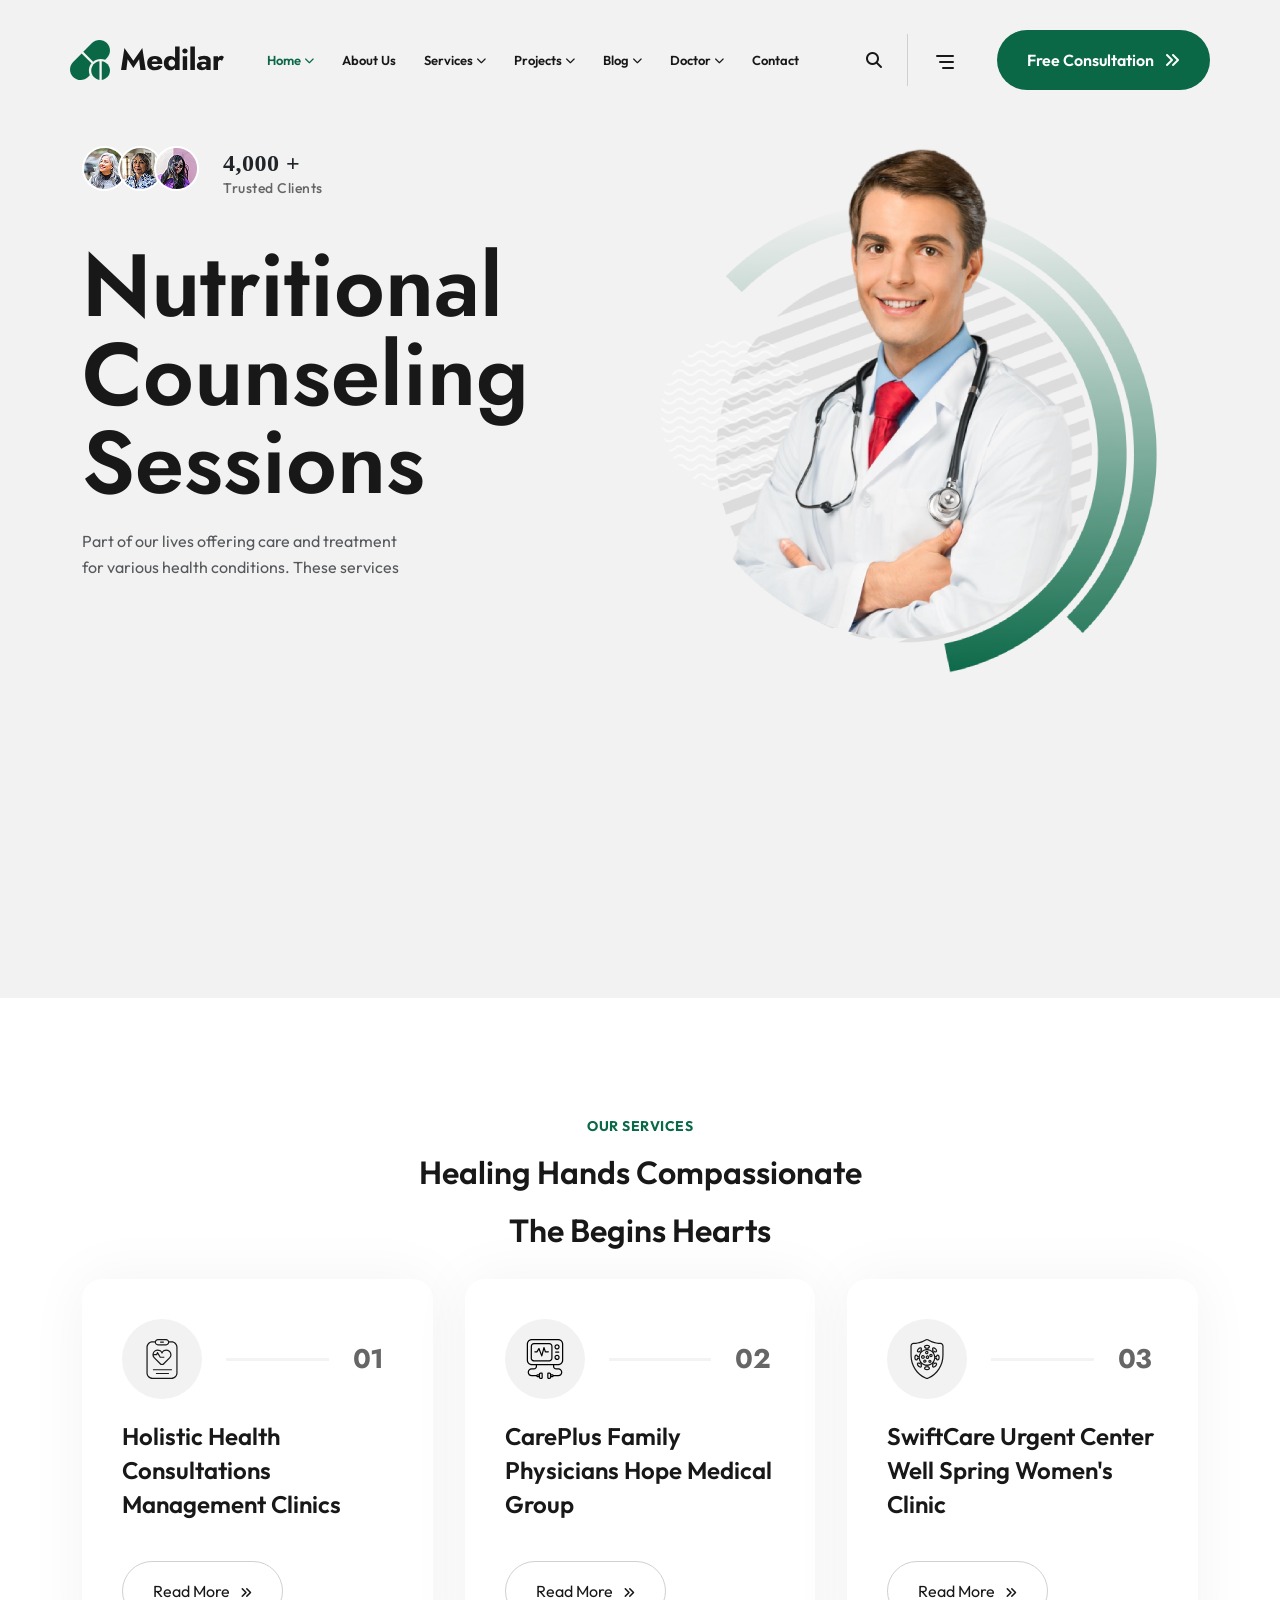
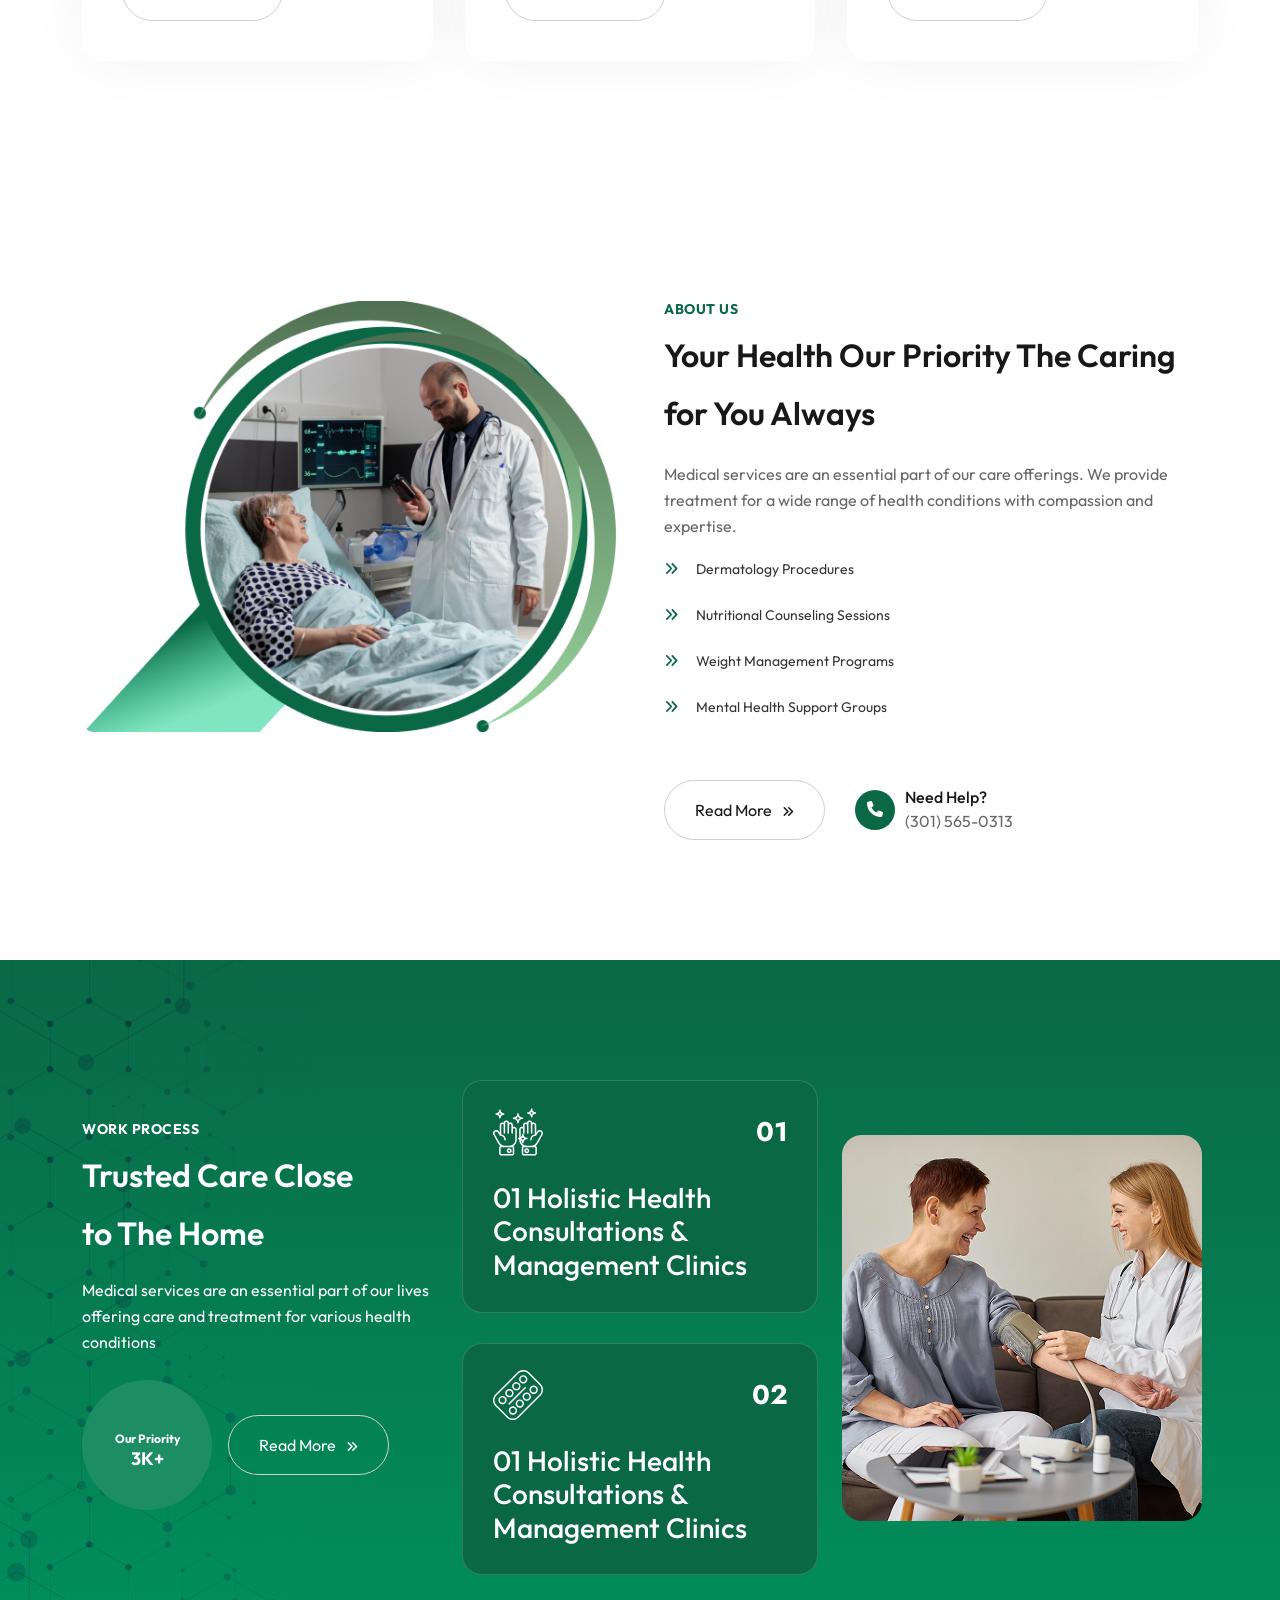
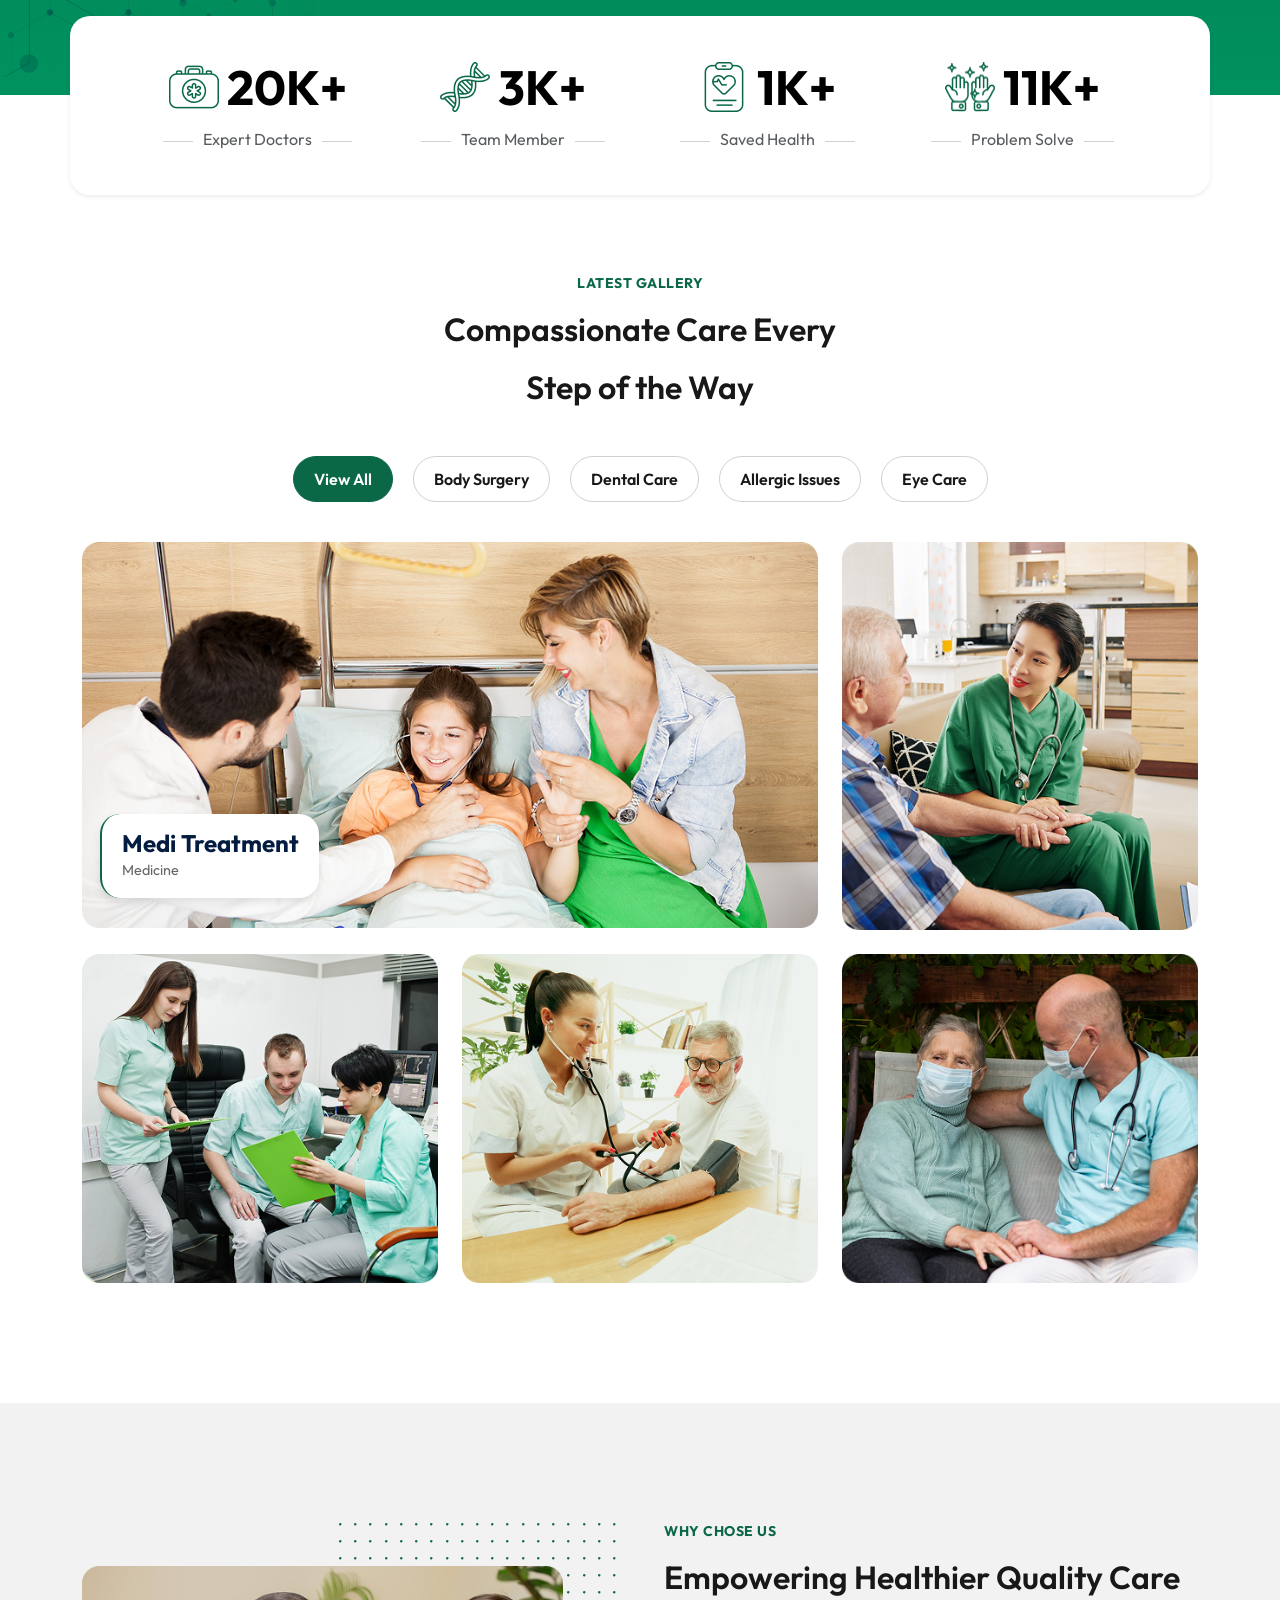
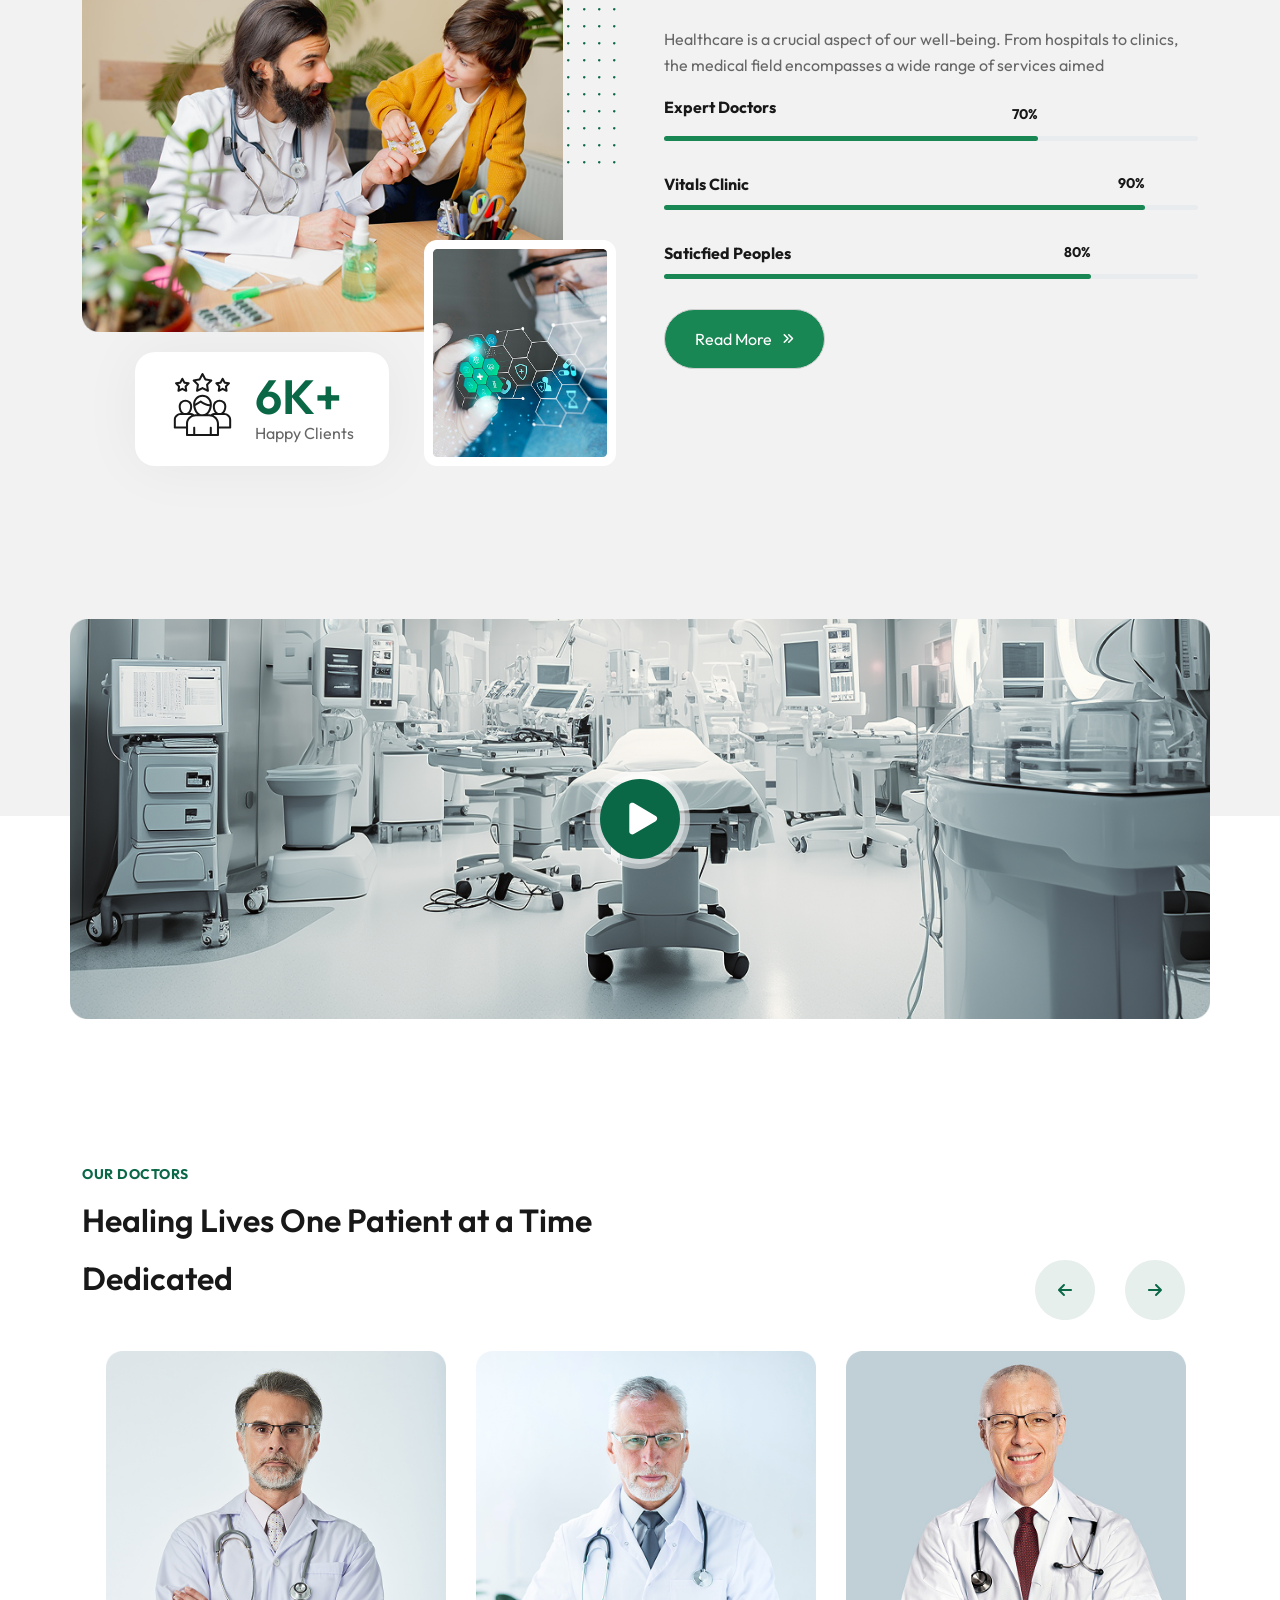
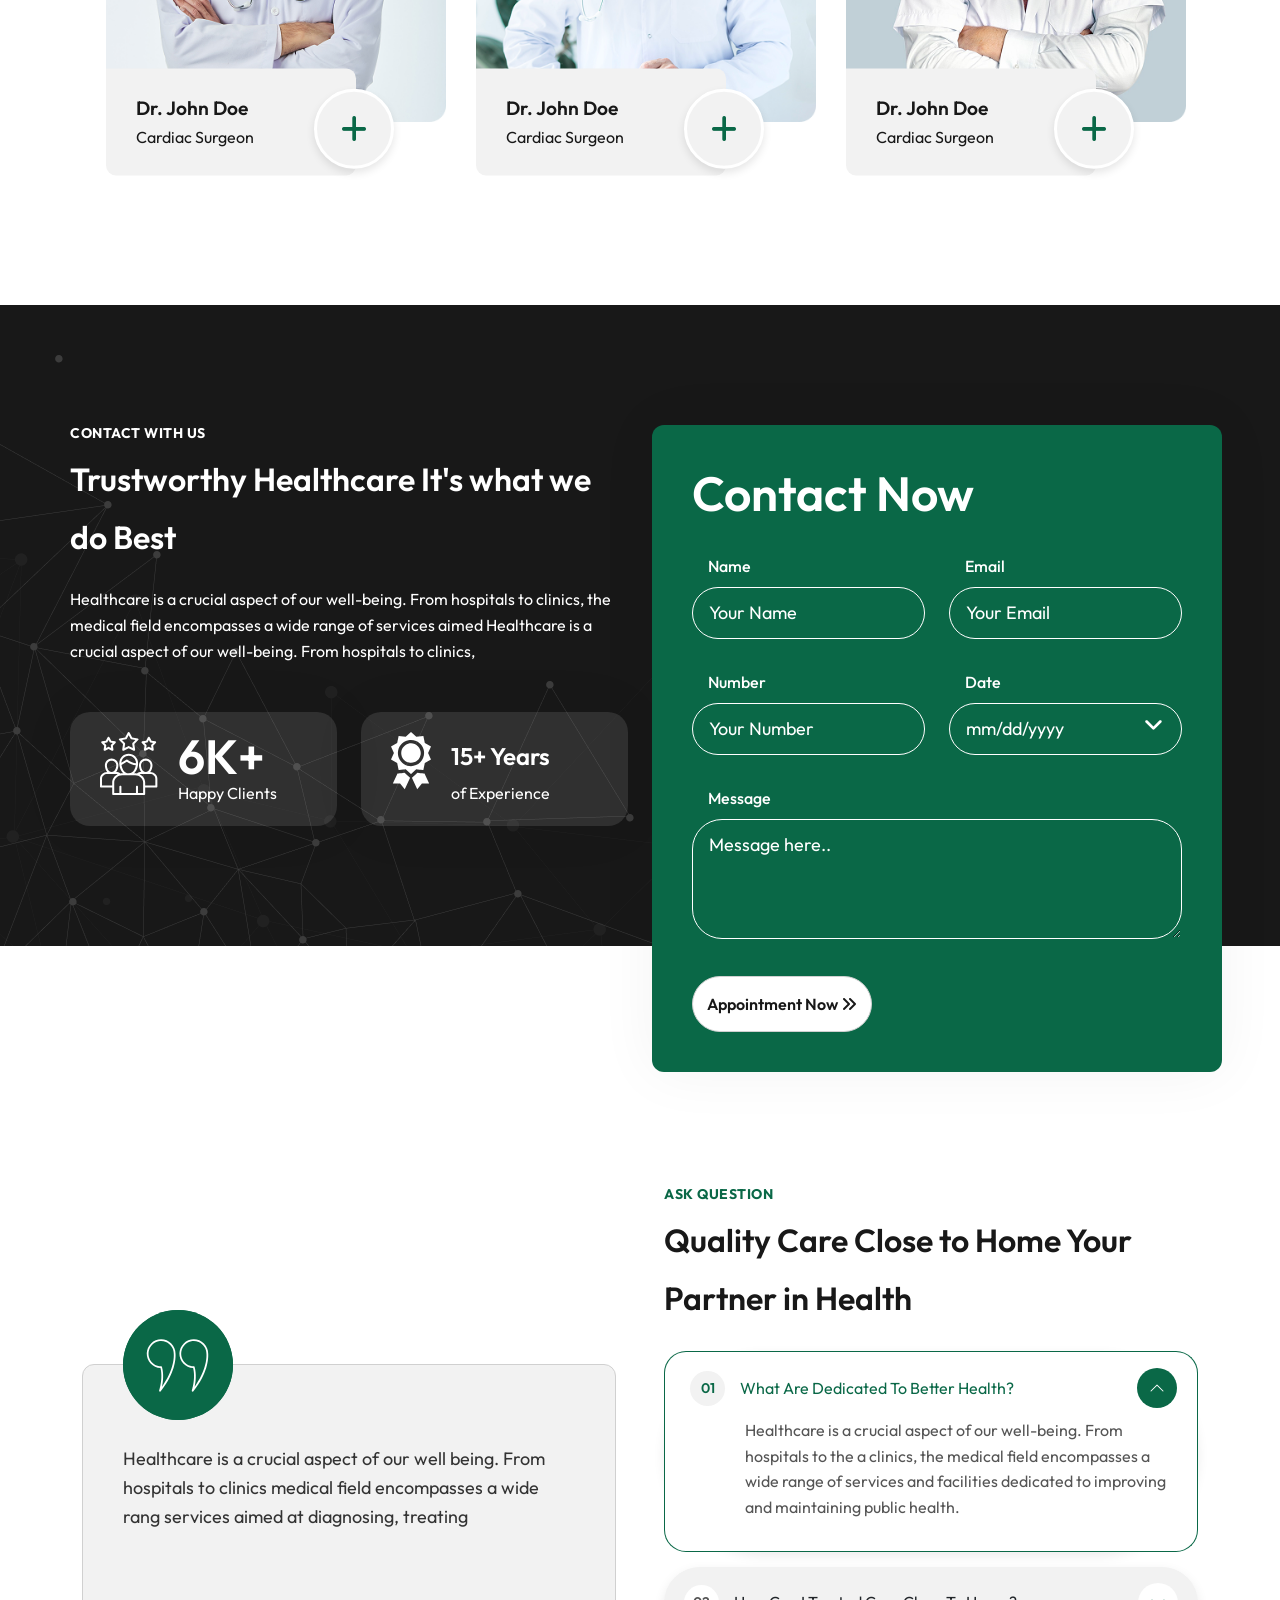
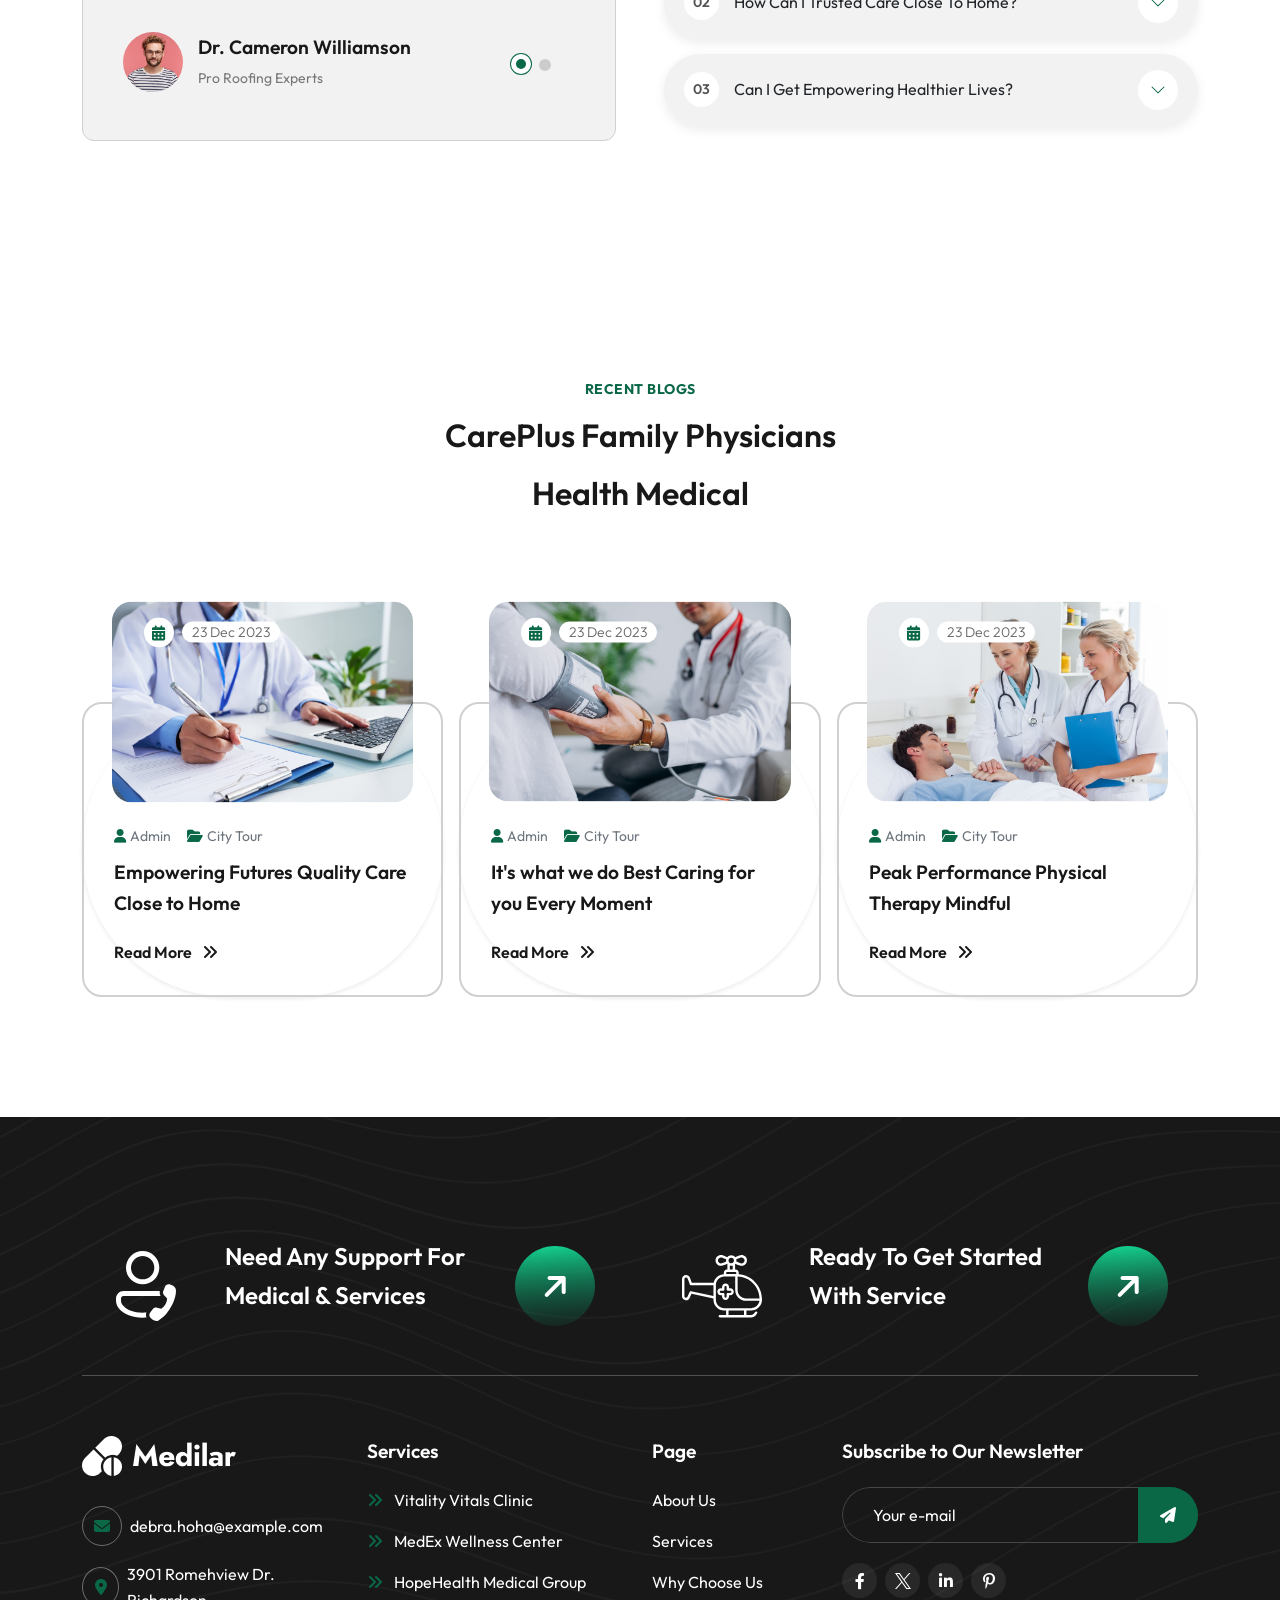
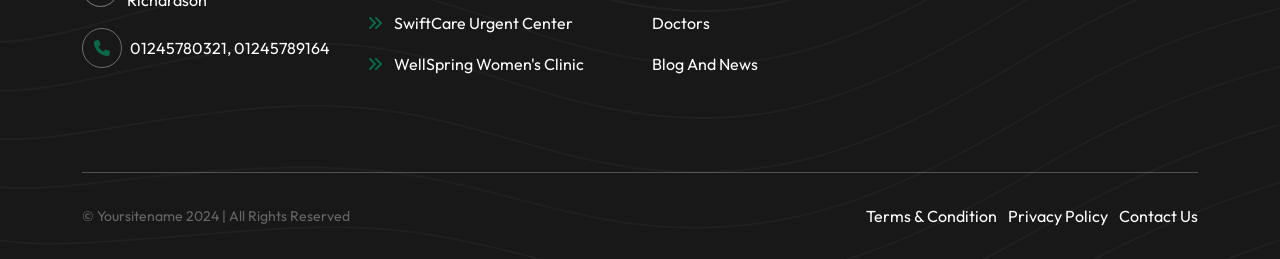
<file: index.html>
<!DOCTYPE html>
<html lang="en">


<head>
  <!-- Required meta tags -->
  <meta charset="UTF-8">
  <meta http-equiv="X-UA-Compatible" content="IE=edge">
  <!-- title -->
  <title>Medilar - Medical & Health HTML Template</title>
  <meta name="description" content="Bricklix - Modern Construction & Building HTML Template">
  <meta name="viewport"
    content="width=device-width, initial-scale=1.0, maximum-scale=5.0, minimum-scale=1.0, user-scalable=yes">
  <!-- Favicon -->
  <link rel="shortcut icon" type="image/x-icon" href="assets/img/fevicon.svg">
  <!-- Place favicon.ico in the root directory -->

  <!-- CSS start here -->
  <link rel="stylesheet" href="assets/css/bootstrap.min.css">
  <link rel="stylesheet" href="assets/fontawsome/css/fontawesome.css">
  <link rel="stylesheet" href="assets/css/slick.css">
  <link rel="stylesheet" href="assets/css/magnific-popup.css">
  <link rel="stylesheet" href="assets/css/animate.min.css">
  <link rel="stylesheet" href="assets/css/odometer.css">
  <link rel="stylesheet" href="assets/css/style.css">
  <!-- CSS end here -->
</head>

<body>
  <!-- Header section start -->
  <header class="cm-header-section w-100 gray-bg" id="sticky-header">
    <nav class="navbar p-0 navbar-expand-xl d-none d-xl-flex ">
      <div class="container header-one-container mb-2">

        <a href="index.html">
          <img src="assets/img/logo/logo.svg" alt="logo">
        </a>
        <button class="navbar-toggler" type="button" data-bs-toggle="collapse" data-bs-target="#navbarSupportedContent"
          aria-controls="navbarSupportedContent" aria-expanded="false" aria-label="Toggle navigation">
          <span class="navbar-toggler-icon"></span>
        </button>
        <div class="collapse navbar-collapse" id="navbarSupportedContent">
          <ul class="navbar-nav mx-auto mb-lg-0">
            <li class="nav-item">
              <a class="nav-link active" aria-current="page" href="#">
                Home <i class="fas fa-chevron-down"></i>
              </a>
              <ul class="sub-menu list-unstyled">
                <li>
                  <a href="index.html">Home One</a>
                </li>
                <li>
                  <a href="home.html">Home Two</a>
                </li>
              </ul>
            </li>
            <li class="nav-item">
              <a class="nav-link" href="about.html">
                About Us
              </a>
            </li>
            <li class="nav-item">
              <a class="nav-link" href="#">
                Services <i class="fas fa-chevron-down"></i>
              </a>
              <ul class="sub-menu list-unstyled">
                <li>
                  <a href="services.html">Service Single</a>
                </li>
                <li>
                  <a href="service-details.html">Service Details</a>
                </li>
              </ul>
            </li>
            <li class="nav-item">
              <a class="nav-link" href="#">
                Projects <i class="fas fa-chevron-down"></i>
              </a>
              <ul class="sub-menu list-unstyled">
                <li>
                  <a href="projects.html">Project Single</a>
                </li>
                <li>
                  <a href="project-details.html">Project Details</a>
                </li>
              </ul>
            </li>
            <li class="nav-item">
              <a class="nav-link" href="#">
                Blog <i class="fas fa-chevron-down"></i>
              </a>
              <ul class="sub-menu list-unstyled">
                <li>
                  <a href="blog.html">Blog Single</a>
                </li>
                <li>
                  <a href="blog-details.html">Blog Details</a>
                </li>
              </ul>
            </li>
            <li class="nav-item">
              <a class="nav-link" href="#">
                Doctor <i class="fas fa-chevron-down"></i>
              </a>
              <ul class="sub-menu list-unstyled">
                <li>
                  <a href="doctors.html">Doctor Single</a>
                </li>
                <li>
                  <a href="doctor-details.html">Doctor Details</a>
                </li>
              </ul>
            </li>
            <li class="nav-item">
              <a class="nav-link" href="contact.html">
                Contact
              </a>
            </li>
          </ul>

          <div class="search-btn">
            <i class="fa fa-search" aria-hidden="true"></i>
          </div>
          <div class="mobile-menu-icon mr-40">
            <svg xmlns="http://www.w3.org/2000/svg" width="24" height="24" viewBox="0 0 24 24" fill="none"
              stroke="currentColor" stroke-width="2" stroke-linecap="round" stroke-linejoin="round"
              class="icon icon-tabler icons-tabler-outline icon-tabler-menu-deep">
              <path stroke="none" d="M0 0h24v24H0z" fill="none" />
              <path d="M4 6h16" />
              <path d="M7 12h13" />
              <path d="M10 18h10" />
            </svg>
          </div>
          <a href="#" class="theme-btn btn-primary active">Free Consultation <i
              class="fa fa-angle-double-right btn-icon" aria-hidden="true"></i></a>
        </div>

      </div>
    </nav>
    <!-- mobile navbar part start -->
    <div class="mobile-menu-area d-block d-xl-none">
      <div class="container-md">
        <div class="mobile-topbar">
          <div class="d-flex justify-content-between align-items-center">
            <div class="logo">
              <a href="index.html"> <img src="assets/img/logo/logo.svg" alt="logo"></a>
            </div>
            <div class="bars">
              <i class="fas fa-bars"></i>
            </div>
          </div>
        </div>
      </div>
      <div class="mobile-menu-overlay"></div>
      <div class="mobile-menu-main">
        <div class="logo">
          <a href="index.html"><img src="assets/img/logo/logo.svg" alt="logo"></a>
        </div>
        <div class="close-mobile-menu"><i class="fas fa-times"></i></div>
        <div class="menu-body">
          <div class="menu-list">
            <ul class="list-unstyled">
              <li class="sub-mobile-menu">
                <a href="#">Home <i class="fas fa-chevron-down float-end"></i></a>
                <ul class="list-unstyled">
                  <li><a href="index.html">Home One</a></li>
                  <li><a href="home.html">Home Two</a></li>
                </ul>
              </li>
              <li class="sub-mobile-menu">
                <a href="about.html">About Us</a>
              </li>
              <li class="sub-mobile-menu">
                <a href="#">Services <i class="fas fa-chevron-down float-end"></i></a>
                <ul class="list-unstyled">
                  <li>
                    <a href="services.html">Service Single</a>
                  </li>
                  <li>
                    <a href="service-details.html">Service Details</a>
                  </li>
                </ul>
              </li>
              <li class="sub-mobile-menu">
                <a href="#">Projects <i class="fas fa-chevron-down float-end"></i></a>
                <ul class="list-unstyled">
                  <li>
                    <a href="projects.html">Project Single</a>
                  </li>
                  <li>
                    <a href="project-details.html">Project Details</a>
                  </li>
                </ul>
              </li>
              <li class="sub-mobile-menu">
                <a href="#">Blog <i class="fas fa-chevron-down float-end"></i></a>
                <ul class="list-unstyled">
                  <li>
                    <a href="blog.html">Blog Single</a>
                  </li>
                  <li>
                    <a href="blog-details.html">Blog Details</a>
                  </li>
                </ul>
              </li>
              <li class="sub-mobile-menu">
                <a href="contact.html">Contact</a>
              </li>
            </ul>
          </div>
        </div>

      </div>
    </div>
    <!-- mobile navbar part end -->
  </header>
  <!-- Header section end -->

  <!-- Main area start -->
  <main>
    <!-- Banner section start -->
    <section class="cm-banner-section gray-bg position-relative overflow-hidden custom-wrapper-hover">
      <div class="container-md">
        <div class="row  mt-3 gap-md-0 gap-4 mt-5 justify-content-between">

          <!-- Text Column -->
          <div class="col-md-6">
            <div class="d-flex gap-4">

              <div class="trusted_clients">
                <img class="trusted_client_img" src="assets/img/banner/trusted_client_1.png" alt="trusted_client_1">
                <img class="trusted_client_img" src="assets/img/banner/trusted_client_2.png" alt="trusted_client_2">
                <img class="trusted_client_img" src="assets/img/banner/trusted_client_3.png" alt="trusted_client_3">

              </div>
              <h5 class="trusted_clients_subtitle">

                <span class="d-block fa-2x text-dark total-client">
                  <span class="fa-2x text-dark total-client counter" data-count="4000">
                    0
                  </span>
                  +
                </span>
                Trusted Clients
              </h5>
            </div>
            <h2 class="banner-title split-text left">Nutritional Counseling Sessions</h2>
            <p class="text-muted animate__animated animate__customFadeInLeft">
              Part of our lives offering care and treatment for various health conditions. These services
            </p>
          </div>
          <!-- Image Column -->
          <div class="col-md-6 mb-4 mb-md-0 position-relative">
            <img class="bg-image img-fluid position-absolute top-0"
              src="assets/img/banner/header_image_background_1.png" alt="">
            <img class="doctor-image  img-fluid position-absolute" src="assets/img/banner/doctor_2_1.png"
              alt="">


            <!-- <img class="flip-up" src="assets/img/banner/banner-bg.png" alt="Healthcare Professional"
              class="img-fluid w-100"> -->
          </div>

        </div>
      </div>
    </section>
    <!-- Banner section end -->
    <!-- service section start -->
    <section class="services-section py-120">
      <div class="container-md ">
        <h2 class="small-header text-center">Our Services</h2>
        <h2 class="heading-style2 text-center">Healing Hands Compassionate <br> The Begins Hearts</h2>

        <div class="services-grid">
          <!-- Service Card 01 -->
          <div class="service-card">
            <div class="card-header-top d-flex justify-content-between align-items-center">
              <span class="card-icon">
                <svg aria-label="Consultations icon" xmlns="http://www.w3.org/2000/svg" width="40" height="40"
                  viewBox="0 0 40 40" fill="none">
                  <path
                    d="M35.55 8.36667C35.55 5.04167 32.8433 2.33417 29.5167 2.33417H27.1333C26.7558 0.9925 25.5333 0 24.0733 0H15.9333C14.4725 0 13.2517 0.9925 12.8742 2.33417H10.4833C7.15668 2.33417 4.45001 5.04083 4.45001 8.3675V33.9675C4.45001 37.2917 7.15668 40 10.4833 40H29.5167C32.8433 40 35.55 37.2933 35.55 33.9667V8.36667ZM15.9333 1.21333H24.0733C24.5983 1.21399 25.1015 1.42281 25.4727 1.79399C25.8439 2.16517 26.0527 2.66841 26.0533 3.19333C26.0522 3.71862 25.8428 4.22202 25.471 4.59307C25.0991 4.96412 24.5953 5.1725 24.07 5.1725H15.9333C14.9008 5.1725 13.9558 4.315 13.9558 3.18833V3.17167C13.9618 2.6508 14.1726 2.15323 14.5427 1.7867C14.9128 1.42017 15.4124 1.21418 15.9333 1.21333ZM34.3367 33.9667C34.3354 35.2448 33.827 36.4703 32.9232 37.374C32.0194 38.2778 30.794 38.7862 29.5158 38.7875H10.4833C9.20519 38.7862 7.97976 38.2778 7.07596 37.374C6.17217 36.4703 5.66384 35.2448 5.66251 33.9667V8.36667C5.66406 7.08865 6.17249 5.86344 7.07626 4.95982C7.98003 4.05621 9.20533 3.54799 10.4833 3.54667H12.7625C12.9375 5.10667 14.2967 6.38333 15.9292 6.38333H24.0733C24.0883 6.38333 24.1017 6.37917 24.1167 6.37917C25.7783 6.355 27.0775 5.0475 27.2467 3.54583H29.5167C30.795 3.54716 32.0205 4.0556 32.9244 4.95958C33.8282 5.86355 34.3364 7.0892 34.3375 8.3675L34.3367 33.9667Z"
                    fill="#181818" />
                  <path
                    d="M18.6475 3.79832H21.3592C21.52 3.79832 21.6742 3.73444 21.7879 3.62075C21.9016 3.50705 21.9654 3.35285 21.9654 3.19207C21.9654 3.03128 21.9016 2.87708 21.7879 2.76338C21.6742 2.64969 21.52 2.58582 21.3592 2.58582H18.6475C18.4867 2.58582 18.3325 2.64969 18.2188 2.76338C18.1051 2.87708 18.0413 3.03128 18.0413 3.19207C18.0413 3.35285 18.1051 3.50705 18.2188 3.62075C18.3325 3.73444 18.4867 3.79832 18.6475 3.79832ZM17.8442 25.2133C18.1272 25.4968 18.4634 25.7218 18.8335 25.8752C19.2035 26.0287 19.6002 26.1077 20.0009 26.1077C20.4015 26.1077 20.7982 26.0287 21.1682 25.8752C21.5383 25.7218 21.8745 25.4968 22.1575 25.2133L28.01 19.3616C31.305 16.0658 28.9392 10.4275 24.315 10.4241H24.3109C23.4628 10.422 22.627 10.627 21.8762 11.0213C21.1254 11.4156 20.4822 11.9873 20.0025 12.6866C19.5236 11.9871 18.8809 11.4153 18.1305 11.0209C17.38 10.6266 16.5445 10.4217 15.6967 10.4241H15.6917C11.0742 10.4275 8.68253 16.0516 11.985 19.3541L17.8442 25.2133ZM15.6917 11.6366H15.6959C16.5047 11.635 17.295 11.8787 17.9626 12.3354C18.6301 12.7921 19.1435 13.4405 19.435 14.195C19.6342 14.7075 20.365 14.71 20.565 14.195C20.8576 13.44 21.372 12.7915 22.0406 12.3348C22.7091 11.8781 23.5004 11.6347 24.31 11.6366H24.3134C27.8667 11.6391 29.6842 15.9716 27.1517 18.505L21.3 24.3558C20.6059 25.0508 19.395 25.0508 18.7 24.3558L12.8417 18.4975C12.2448 17.8979 11.855 17.1233 11.7292 16.2866H14.6075C14.8492 16.2866 15.0684 16.1425 15.1642 15.92L15.5642 14.9925L17.7442 18.58C17.8542 18.7608 18.05 18.8716 18.2617 18.8716H21.8059C21.9666 18.8716 22.1208 18.8078 22.2345 18.6941C22.3482 18.5804 22.4121 18.4262 22.4121 18.2654C22.4121 18.1046 22.3482 17.9504 22.2345 17.8367C22.1208 17.723 21.9666 17.6591 21.8059 17.6591H18.6025L15.9909 13.3591C15.9332 13.2639 15.8504 13.1864 15.7515 13.1351C15.6526 13.0839 15.5416 13.0608 15.4305 13.0686C15.3194 13.0763 15.2126 13.1146 15.1218 13.1791C15.031 13.2435 14.9598 13.3318 14.9159 13.4341L14.2092 15.0741H11.7259C11.8601 14.1188 12.3358 13.2443 13.0648 12.6124C13.7938 11.9805 14.7269 11.6339 15.6917 11.6366ZM29.4125 30.1475H11.4917C11.3309 30.1475 11.1767 30.2114 11.063 30.325C10.9493 30.4387 10.8854 30.5929 10.8854 30.7537C10.8854 30.9145 10.9493 31.0687 11.063 31.1824C11.1767 31.2961 11.3309 31.36 11.4917 31.36H29.4125C29.5733 31.36 29.7275 31.2961 29.8412 31.1824C29.9549 31.0687 30.0188 30.9145 30.0188 30.7537C30.0188 30.5929 29.9549 30.4387 29.8412 30.325C29.7275 30.2114 29.5733 30.1475 29.4125 30.1475ZM26.4059 33.9108H14.4975C14.3367 33.9108 14.1825 33.9747 14.0688 34.0884C13.9551 34.2021 13.8913 34.3563 13.8913 34.5171C13.8913 34.6779 13.9551 34.8321 14.0688 34.9457C14.1825 35.0594 14.3367 35.1233 14.4975 35.1233H26.4059C26.5667 35.1233 26.7209 35.0594 26.8345 34.9457C26.9482 34.8321 27.0121 34.6779 27.0121 34.5171C27.0121 34.3563 26.9482 34.2021 26.8345 34.0884C26.7209 33.9747 26.5667 33.9108 26.4059 33.9108Z"
                    fill="#181818" />
                </svg>
              </span>
              <hr class="card-divider">
              <span class="card-number">01</span>
            </div>
            <h3 class="card-title">Holistic Health Consultations Management Clinics</h3>
            <a href="#" class="read-more-btn">Read More <span><i class="fas fa-angles-right"></i></span></a>
          </div>

          <!-- Service Card 02 -->
          <div class="service-card">
            <div class="card-header-top d-flex justify-content-between align-items-center">
              <span class="card-icon">
                <svg aria-label="care plus service icon" xmlns="http://www.w3.org/2000/svg" width="40" height="40"
                  viewBox="0 0 40 40" fill="#000">
                  <path
                    d="M33.1113 0H6.88965C5.53104 0.00110278 4.22837 0.541182 3.26753 1.50171C2.3067 2.46223 1.76619 3.76473 1.76465 5.12333V21.2067C1.76597 22.5654 2.30638 23.8681 3.26724 24.8288C4.2281 25.7895 5.5309 26.3297 6.88965 26.3308H10.7838V27.3933C10.7832 27.8937 10.5841 28.3734 10.2302 28.7273C9.87642 29.0811 9.39671 29.2802 8.89632 29.2808H6.69048C4.47215 29.2808 2.66715 31.0817 2.66715 33.295C2.66891 34.3614 3.09339 35.3837 3.84755 36.1377C4.60172 36.8917 5.62405 37.316 6.69048 37.3175H11.2671C11.377 37.6008 11.5698 37.8444 11.8203 38.0165C12.0708 38.1885 12.3674 38.2809 12.6713 38.2817H13.8238V38.325C13.8238 39.2483 14.5746 40 15.4988 40H16.6438C17.2688 40 17.7771 39.4917 17.7771 38.8667V34.6767C17.7771 34.0517 17.2688 33.5425 16.6438 33.5425H15.4988C14.5746 33.5425 13.8238 34.2942 13.8238 35.2183V35.2608H12.6713C12.0796 35.2608 11.5696 35.6075 11.323 36.1058H6.68965C5.94485 36.1039 5.23114 35.807 4.70457 35.2803C4.178 34.7536 3.88141 34.0398 3.87965 33.295C3.88185 32.551 4.179 31.8383 4.70591 31.3131C5.23283 30.7879 5.94652 30.4931 6.69048 30.4933H8.89632C9.71822 30.4924 10.5062 30.1656 11.0874 29.5844C11.6685 29.0032 11.9954 28.2152 11.9963 27.3933V26.3308H28.0046V27.3933C28.0055 28.2152 28.3324 29.0032 28.9136 29.5844C29.4948 30.1656 30.2827 30.4924 31.1046 30.4933H33.3105C34.0544 30.4931 34.7681 30.7879 35.295 31.3131C35.822 31.8383 36.1191 32.551 36.1213 33.295C36.1196 34.0399 35.8228 34.7539 35.2961 35.2806C34.7693 35.8074 34.0554 36.1041 33.3105 36.1058H28.678C28.5544 35.8532 28.3627 35.6403 28.1244 35.4909C27.8861 35.3416 27.6108 35.2619 27.3296 35.2608H26.1771V35.2192C26.1769 34.7748 26.0004 34.3488 25.6864 34.0344C25.3724 33.7201 24.9465 33.5432 24.5021 33.5425H23.3571C22.7321 33.5425 22.2238 34.0508 22.2238 34.6758V38.8675C22.2238 39.4925 22.7321 40 23.3571 40H24.5021C25.4263 40 26.1771 39.2483 26.1771 38.325V38.2808H27.3296C27.9688 38.2808 28.5138 37.8808 28.7338 37.3175H33.3105C34.3769 37.316 35.3992 36.8917 36.1534 36.1377C36.9076 35.3837 37.3321 34.3614 37.3338 33.295C37.3338 31.0817 35.5288 29.2808 33.3105 29.2808H31.1046C30.6043 29.2802 30.1245 29.0811 29.7707 28.7273C29.4169 28.3734 29.2178 27.8937 29.2171 27.3933V26.3308H33.1113C34.4699 26.3297 35.7726 25.7897 36.7334 24.8291C37.6943 23.8686 38.2348 22.5661 38.2363 21.2075V5.12333C38.2348 3.76458 37.6942 2.46196 36.7331 1.50141C35.7721 0.540864 34.4692 0.000882145 33.1105 0L33.1113 0ZM15.0363 35.2183C15.0363 34.9625 15.243 34.7542 15.4988 34.7542H16.5655V38.7875H15.4988C15.3761 38.7875 15.2584 38.7388 15.1715 38.6521C15.0846 38.5654 15.0357 38.4477 15.0355 38.325L15.0363 35.2183ZM12.6713 36.4733H13.8196V37.0692H12.6713C12.595 37.0651 12.5232 37.032 12.4706 36.9766C12.418 36.9211 12.3887 36.8476 12.3887 36.7712C12.3887 36.6949 12.418 36.6214 12.4706 36.5659C12.5232 36.5105 12.595 36.4774 12.6713 36.4733ZM24.9655 38.325C24.9653 38.4477 24.9163 38.5654 24.8295 38.6521C24.7426 38.7388 24.6249 38.7875 24.5021 38.7875H23.4355V34.7542H24.5021C24.758 34.7542 24.9655 34.9625 24.9655 35.2183V38.325ZM27.3296 37.0692H26.1813V36.4733H27.3296C27.4059 36.4774 27.4778 36.5105 27.5303 36.5659C27.5829 36.6214 27.6122 36.6949 27.6122 36.7712C27.6122 36.8476 27.5829 36.9211 27.5303 36.9766C27.4778 37.032 27.4059 37.0651 27.3296 37.0692ZM37.0238 21.2075C37.0225 22.2446 36.6098 23.2388 35.8763 23.972C35.1428 24.7052 34.1484 25.1175 33.1113 25.1183H6.88965C5.85255 25.1175 4.85815 24.7052 4.12466 23.972C3.39116 23.2388 2.97847 22.2446 2.97715 21.2075V5.12333C2.97847 4.08623 3.39116 3.09201 4.12466 2.35883C4.85815 1.62565 5.85255 1.21338 6.88965 1.2125H33.1113C34.1484 1.21338 35.1428 1.62565 35.8763 2.35883C36.6098 3.09201 37.0225 4.08623 37.0238 5.12333V21.2075Z"
                    fill="#000" />
                  <path
                    d="M24.2996 3.99168L8.96381 3.94751H8.95548C8.09876 3.94838 7.27723 4.28836 6.67042 4.89313C6.06362 5.49791 5.72089 6.3183 5.71715 7.17501L5.68465 19.1367C5.68333 19.5626 5.76611 19.9846 5.92824 20.3784C6.09037 20.7723 6.32866 21.1303 6.62945 21.4318C6.93023 21.7334 7.28759 21.9726 7.68102 22.1357C8.07446 22.2989 8.49623 22.3827 8.92215 22.3825H24.2588C25.1155 22.3814 25.937 22.0412 26.5436 21.4363C27.1503 20.8314 27.4928 20.0109 27.4963 19.1542L27.528 7.23751C27.5291 6.37935 27.1899 5.55576 26.5847 4.94732C25.9795 4.33887 25.1578 3.99521 24.2996 3.99168ZM26.2838 19.1517C26.2814 19.6875 26.0671 20.2005 25.6877 20.5788C25.3083 20.9571 24.7946 21.17 24.2588 21.1708H8.92215C8.65574 21.1711 8.39191 21.1187 8.1458 21.0167C7.89969 20.9147 7.67614 20.7651 7.48799 20.5765C7.29985 20.3878 7.1508 20.1639 7.0494 19.9176C6.94801 19.6712 6.89627 19.4073 6.89715 19.1408L6.92965 7.17918C6.93163 6.64318 7.14577 6.12978 7.52525 5.75124C7.90472 5.37271 8.41865 5.15983 8.95465 5.15918H8.96048L24.2963 5.20418C24.8331 5.2066 25.347 5.42171 25.7255 5.80238C26.104 6.18304 26.3161 6.69821 26.3155 7.23501L26.2838 19.1517ZM32.0396 5.34418C31.3509 5.3466 30.6912 5.62215 30.2053 6.11036C29.7195 6.59857 29.4471 7.25957 29.448 7.94834C29.448 9.37751 30.6105 10.54 32.0396 10.54C33.4688 10.54 34.6321 9.37751 34.6321 7.94834C34.633 7.25957 34.3607 6.59857 33.8748 6.11036C33.3889 5.62215 32.7293 5.3466 32.0405 5.34418H32.0396ZM32.0396 9.32834C31.6738 9.32768 31.3232 9.18208 31.0646 8.92342C30.8059 8.66476 30.6603 8.31414 30.6596 7.94834C30.6596 7.18001 31.2796 6.55668 32.0396 6.55668C32.7996 6.55668 33.4205 7.18001 33.4205 7.94834C33.4205 8.70918 32.8005 9.32834 32.0396 9.32834ZM32.0396 15.79C31.3509 15.7924 30.6912 16.068 30.2053 16.5562C29.7195 17.0444 29.4471 17.7054 29.448 18.3942C29.448 19.8233 30.6105 20.9858 32.0396 20.9858C33.4688 20.9858 34.6321 19.8233 34.6321 18.3942C34.633 17.7054 34.3607 17.0444 33.8748 16.5562C33.3889 16.068 32.7293 15.7924 32.0405 15.79H32.0396ZM32.0396 19.7742C31.6738 19.7735 31.3232 19.6279 31.0646 19.3693C30.8059 19.1106 30.6603 18.76 30.6596 18.3942C30.6596 17.6267 31.2796 17.0025 32.0396 17.0025C32.7996 17.0025 33.4205 17.6267 33.4205 18.3942C33.4205 19.155 32.8005 19.7742 32.0396 19.7742ZM30.6671 13.7717H33.743C33.9038 13.7717 34.058 13.7078 34.1717 13.5941C34.2854 13.4804 34.3492 13.3262 34.3492 13.1654C34.3492 13.0046 34.2854 12.8504 34.1717 12.7367C34.058 12.623 33.9038 12.5592 33.743 12.5592H30.668C30.5072 12.5592 30.353 12.623 30.2393 12.7367C30.1256 12.8504 30.0617 13.0046 30.0617 13.1654C30.0617 13.3262 30.1256 13.4804 30.2393 13.5941C30.353 13.7078 30.5064 13.7717 30.6671 13.7717Z"
                    fill="#000" />
                  <path
                    d="M23.2597 12.1716H20.8155L19.5313 8.46913C19.4438 8.21746 19.2263 8.03413 18.9355 8.06246C18.8059 8.06727 18.6812 8.1136 18.58 8.19462C18.4787 8.27564 18.4061 8.38707 18.373 8.51246L16.6747 14.9216L14.5247 9.32996C14.4841 9.2243 14.4148 9.13209 14.3245 9.06377C14.2343 8.99544 14.1268 8.95372 14.0141 8.94332C13.9014 8.93291 13.788 8.95424 13.6868 9.0049C13.5856 9.05555 13.5005 9.13351 13.4413 9.22996L11.5763 12.275H9.95299C9.7922 12.275 9.638 12.3388 9.52431 12.4525C9.41061 12.5662 9.34674 12.7204 9.34674 12.8812C9.34674 13.042 9.41061 13.1962 9.52431 13.3099C9.638 13.4236 9.7922 13.4875 9.95299 13.4875H11.9155C12.0192 13.4873 12.1212 13.4606 12.2116 13.4098C12.3021 13.3591 12.378 13.2859 12.4322 13.1975L13.8338 10.9108L16.2155 17.105C16.2599 17.219 16.3377 17.3169 16.4386 17.386C16.5395 17.4552 16.659 17.4923 16.7813 17.4925H16.8147C16.9424 17.4854 17.0646 17.438 17.1637 17.3572C17.2628 17.2763 17.3337 17.1662 17.3663 17.0425L19.0355 10.7425L19.8105 12.9766C19.8519 13.0957 19.9293 13.1989 20.0321 13.2719C20.1348 13.345 20.2578 13.3842 20.3838 13.3841H23.2597C23.4204 13.3841 23.5746 13.3203 23.6883 13.2066C23.802 13.0929 23.8659 12.9387 23.8659 12.7779C23.8659 12.6171 23.802 12.4629 23.6883 12.3492C23.5746 12.2355 23.4204 12.1716 23.2597 12.1716Z"
                    fill="#000" />
                </svg>
              </span>
              <hr class="card-divider">
              <span class="card-number">02</span>
            </div>
            <h3 class="card-title">CarePlus Family Physicians Hope Medical Group</h3>
            <a href="#" class="read-more-btn">Read More <span><i class="fas fa-angles-right"></i></span></a>
          </div>

          <!-- Service Card 03 -->
          <div class="service-card">
            <div class="card-header-top d-flex justify-content-between align-items-center">
              <span class="card-icon">
                <svg aria-label="SwiftCare icon" xmlns="http://www.w3.org/2000/svg" width="40" height="40"
                  viewBox="0 0 40 40" fill="none">
                  <g clip-path="url(#clip0_2_10508)">
                    <path
                      d="M30.7175 15.4267C29.9392 15.4267 29.2742 16.0517 28.945 17.0558H28.2283C28.0186 15.8329 27.5374 14.6725 26.82 13.66L27.325 13.1542C28.2683 13.6292 29.1792 13.6017 29.7308 13.0517C30.5342 12.2483 30.2142 10.7158 28.9867 9.48835C28.2483 8.74668 27.3425 8.30501 26.5617 8.30418H26.56C26.1017 8.30418 25.7075 8.45501 25.4208 8.74168C24.8708 9.29168 24.8425 10.2042 25.3208 11.1483L24.8142 11.655C23.8011 10.9377 22.6402 10.4564 21.4167 10.2467V9.53168C22.4208 9.20251 23.0458 8.53751 23.0458 7.75835C23.0458 6.62168 21.7358 5.76501 19.9983 5.76501C18.2608 5.76501 16.95 6.62168 16.95 7.75835C16.95 8.53751 17.575 9.20251 18.5792 9.53168V10.2467C17.3559 10.4564 16.1952 10.9376 15.1825 11.655L14.6775 11.1483C15.1525 10.2083 15.125 9.29668 14.5733 8.74001C13.7708 7.94168 12.2383 8.26501 11.01 9.48751C10.2683 10.2292 9.82583 11.1383 9.82666 11.9192C9.82833 12.3758 9.98083 12.7683 10.2633 13.0492C10.8117 13.6025 11.7242 13.6325 12.6708 13.1542L13.1775 13.66C12.4597 14.6735 11.9785 15.8351 11.7692 17.0592H11.0542C10.7258 16.055 10.0608 15.43 9.28166 15.43C8.145 15.43 7.28833 16.74 7.28833 18.4775C7.28833 20.215 8.145 21.525 9.28166 21.525C10.0608 21.525 10.7258 20.9 11.0542 19.8958H11.7708C11.9808 21.1181 12.4617 22.2779 13.1783 23.29L12.6717 23.7975C11.7275 23.32 10.8167 23.3492 10.2667 23.8983C9.33083 24.83 10.0217 26.4717 11.0108 27.465C12.005 28.455 13.6392 29.14 14.575 28.21C15.1267 27.6583 15.1542 26.7467 14.6783 25.8034L15.185 25.2967C16.197 26.0135 17.3568 26.4945 18.5792 26.7042V27.4208C17.5742 27.75 16.95 28.4142 16.95 29.1934C16.95 30.33 18.26 31.1875 19.9975 31.1875C21.735 31.1875 23.045 30.33 23.045 29.1934C23.045 28.4142 22.42 27.75 21.4158 27.4208V26.7042C22.6388 26.4943 23.7991 26.013 24.8117 25.2958L25.32 25.8042C24.8425 26.7475 24.8708 27.6592 25.4217 28.205C25.7075 28.4917 26.1 28.6434 26.5575 28.6442H26.56C27.34 28.6442 28.2475 28.2025 28.9883 27.4608C30.2142 26.2358 30.535 24.7025 29.7317 23.8942C29.1767 23.3442 28.265 23.3192 27.3258 23.7958L26.8192 23.2892C27.5365 22.2764 28.0177 21.1157 28.2275 19.8925H28.9442C29.2733 20.8967 29.9383 21.5217 30.7167 21.5217C31.8533 21.5217 32.71 20.2117 32.71 18.4742C32.71 16.7367 31.8542 15.4267 30.7175 15.4267ZM20.7417 25.5825C16.5717 26.0242 12.8533 22.7425 12.8533 18.4742C12.8533 14.7933 15.6575 11.7458 19.2467 11.3692H19.2508C23.4258 10.9217 27.145 14.2158 27.145 18.4742V18.4833C27.1392 22.155 24.3425 25.2083 20.7417 25.5825ZM25.76 12.4225L26.5083 11.675C26.6076 11.5758 26.6693 11.4452 26.683 11.3055C26.6967 11.1659 26.6615 11.0258 26.5833 10.9092C26.1417 10.2483 26.14 9.73668 26.2783 9.59918C26.3467 9.53085 26.4692 9.51585 26.56 9.51585C26.9042 9.51585 27.52 9.73335 28.1283 10.3442C28.9083 11.1242 29.0933 11.9742 28.8733 12.1942C28.735 12.3325 28.2225 12.3308 27.5625 11.8908C27.4458 11.8137 27.3061 11.7791 27.1669 11.793C27.0277 11.8068 26.8976 11.8681 26.7983 11.9667L26.0525 12.7125L25.76 12.4225ZM19.7917 10.1208V9.06418C19.7917 8.92382 19.743 8.78781 19.6539 8.67932C19.5649 8.57082 19.441 8.49656 19.3033 8.46918C18.5258 8.31501 18.1633 7.95418 18.1633 7.75835C18.1633 7.44751 18.895 6.97668 19.9983 6.97668C21.1017 6.97668 21.8333 7.44751 21.8333 7.75835C21.8333 7.95418 21.4717 8.31501 20.6933 8.46918C20.5557 8.49656 20.4318 8.57082 20.3427 8.67932C20.2537 8.78781 20.205 8.92382 20.205 9.06418V10.1208C20.0672 10.1182 19.9294 10.1182 19.7917 10.1208ZM12.4333 11.8908C11.7733 12.3325 11.2625 12.335 11.1217 12.1925C11.055 12.1258 11.04 12.0058 11.04 11.9167C11.04 11.5742 11.2567 10.9567 11.8675 10.345C12.6492 9.56585 13.5025 9.38418 13.7167 9.59668C13.8825 9.76335 13.8142 10.3133 13.4158 10.91C13.3383 11.0265 13.3034 11.1662 13.3171 11.3055C13.3307 11.4447 13.3921 11.575 13.4908 11.6742L14.2367 12.4217C14.1369 12.5163 14.0396 12.6136 13.945 12.7133L13.1983 11.9667C13.0994 11.8675 12.9691 11.8059 12.8297 11.7922C12.6903 11.7785 12.5505 11.8137 12.4342 11.8917L12.4333 11.8908ZM10.5883 18.6842C10.4481 18.684 10.3123 18.7325 10.2039 18.8215C10.0955 18.9104 10.0214 19.0342 9.99416 19.1717C9.83916 19.95 9.4775 20.3133 9.2825 20.3133C8.97083 20.3133 8.50083 19.58 8.50083 18.4775C8.50083 17.375 8.97083 16.6425 9.2825 16.6425C9.4775 16.6425 9.83916 17.005 9.99416 17.7833C10.05 18.0667 10.2983 18.2708 10.5883 18.2708H11.6417C11.6384 18.4086 11.6384 18.5464 11.6417 18.6842H10.5883ZM13.4158 26.0425C13.8575 26.7017 13.8575 27.2142 13.72 27.3508C13.4983 27.5717 12.6483 27.385 11.8692 26.6092C11.2567 25.9942 11.04 25.3758 11.0408 25.0325C11.0408 24.9442 11.055 24.8242 11.1233 24.7575C11.1733 24.7075 11.2692 24.6775 11.4 24.6775C11.6492 24.6775 12.0208 24.7842 12.4333 25.06C12.5498 25.1381 12.6897 25.1733 12.8293 25.1596C12.9688 25.1459 13.0993 25.0842 13.1983 24.985L13.9442 24.2392C14.0392 24.3392 14.1367 24.4367 14.2358 24.5308L13.4917 25.2767C13.3926 25.3758 13.3309 25.5062 13.3171 25.6456C13.3033 25.7851 13.3382 25.9259 13.4158 26.0425ZM20.205 26.8308V27.8875C20.205 28.1767 20.4092 28.4258 20.6925 28.4825C21.4717 28.6367 21.8342 28.9984 21.8342 29.1934C21.8342 29.505 21.1008 29.975 19.9983 29.975C18.895 29.975 18.1633 29.505 18.1633 29.1934C18.1633 28.9984 18.5258 28.6367 19.305 28.4825C19.4424 28.4548 19.5659 28.3804 19.6546 28.2719C19.7433 28.1635 19.7917 28.0276 19.7917 27.8875V26.8308H20.205ZM27.5683 25.0583C28.1617 24.6583 28.7108 24.59 28.875 24.7525C29.095 24.9742 28.9108 25.825 28.1317 26.6042C27.5208 27.215 26.9042 27.4317 26.5608 27.4317C26.4708 27.4317 26.3492 27.4175 26.28 27.3475C26.1417 27.2109 26.1433 26.7017 26.5842 26.0417C26.6619 25.9251 26.697 25.7852 26.6833 25.6458C26.6696 25.5063 26.6081 25.3759 26.5092 25.2767L25.76 24.5292C25.8604 24.4344 25.9582 24.3368 26.0533 24.2367L26.8017 24.9842C26.9008 25.0839 27.0315 25.146 27.1715 25.1597C27.3114 25.1734 27.4518 25.137 27.5683 25.0583ZM30.7183 20.3092C30.5225 20.3092 30.1617 19.9467 30.0058 19.1675C29.9785 19.0301 29.9043 18.9064 29.7959 18.8175C29.6876 18.7286 29.5518 18.68 29.4117 18.68H28.355C28.3583 18.5433 28.3583 18.405 28.355 18.2675H29.4117C29.5518 18.2675 29.6876 18.2189 29.7959 18.13C29.9043 18.0412 29.9785 17.9175 30.0058 17.78C30.1617 17.0017 30.5225 16.6383 30.7175 16.6383C31.0292 16.6383 31.4992 17.3708 31.4992 18.4742C31.4992 19.5775 31.03 20.3092 30.7183 20.3092Z"
                      fill="#181818" />
                    <path
                      d="M17.8999 17.9716C17.8999 17.5866 17.7858 17.2102 17.5719 16.8901C17.358 16.57 17.0539 16.3205 16.6982 16.1731C16.3425 16.0258 15.9511 15.9872 15.5735 16.0623C15.1959 16.1375 14.849 16.3229 14.5768 16.5951C14.3045 16.8673 14.1191 17.2142 14.044 17.5918C13.9689 17.9694 14.0074 18.3609 14.1548 18.7166C14.3021 19.0723 14.5516 19.3763 14.8717 19.5902C15.1919 19.8041 15.5682 19.9183 15.9533 19.9183C16.4693 19.9176 16.9641 19.7123 17.329 19.3474C17.694 18.9824 17.8993 18.4877 17.8999 17.9716ZM15.9524 18.7066C15.856 18.7063 15.7606 18.6871 15.6716 18.6499C15.5827 18.6128 15.5019 18.5585 15.4339 18.4901C15.3659 18.4217 15.3121 18.3406 15.2754 18.2515C15.2388 18.1623 15.2201 18.0668 15.2203 17.9704C15.2206 17.8739 15.2399 17.7785 15.277 17.6896C15.3142 17.6006 15.3685 17.5198 15.4368 17.4518C15.5052 17.3839 15.5863 17.33 15.6755 17.2934C15.7647 17.2567 15.8602 17.238 15.9566 17.2383C16.1513 17.2388 16.3378 17.3167 16.4751 17.4548C16.6124 17.5929 16.6892 17.7798 16.6887 17.9745C16.6881 18.1692 16.6102 18.3558 16.4722 18.493C16.3341 18.6303 16.1471 18.7072 15.9524 18.7066ZM22.2483 18.1683C22.2483 17.807 22.1411 17.4538 21.9404 17.1533C21.7396 16.8529 21.4543 16.6188 21.1204 16.4806C20.7866 16.3423 20.4193 16.3062 20.0649 16.3768C19.7106 16.4473 19.3851 16.6214 19.1296 16.8769C18.8742 17.1325 18.7003 17.458 18.6299 17.8124C18.5595 18.1668 18.5958 18.5341 18.7342 18.8679C18.8726 19.2016 19.1069 19.4869 19.4074 19.6875C19.7079 19.8881 20.0611 19.9951 20.4224 19.9949C20.9066 19.9943 21.3708 19.8016 21.713 19.4591C22.0553 19.1167 22.2478 18.6525 22.2483 18.1683ZM20.4233 18.7824C20.3408 18.7853 20.2585 18.7715 20.1815 18.7419C20.1044 18.7122 20.0341 18.6674 19.9748 18.61C19.9155 18.5526 19.8683 18.4838 19.8362 18.4077C19.8041 18.3317 19.7876 18.2499 19.7878 18.1674C19.7879 18.0848 19.8047 18.0032 19.8372 17.9273C19.8696 17.8513 19.917 17.7828 19.9766 17.7256C20.0362 17.6684 20.1066 17.6238 20.1838 17.5945C20.261 17.5652 20.3433 17.5517 20.4258 17.5549C20.5846 17.5612 20.7349 17.6288 20.8449 17.7436C20.9549 17.8584 21.0161 18.0113 21.0157 18.1703C21.0153 18.3293 20.9532 18.4819 20.8426 18.5961C20.7319 18.7102 20.5821 18.777 20.4233 18.7824ZM19.7391 15.3749C20.2062 15.3745 20.654 15.1888 20.9843 14.8585C21.3146 14.5282 21.5003 14.0804 21.5008 13.6133C21.5001 13.1464 21.3142 12.6989 20.9839 12.3689C20.6537 12.0389 20.206 11.8535 19.7391 11.8533C19.2815 11.8674 18.8473 12.059 18.5286 12.3877C18.2098 12.7164 18.0316 13.1563 18.0316 13.6141C18.0316 14.0719 18.2098 14.5118 18.5286 14.8405C18.8473 15.1692 19.2815 15.3609 19.7391 15.3749ZM19.7391 13.0649C19.8847 13.0649 20.0244 13.1228 20.1274 13.2258C20.2304 13.3288 20.2883 13.4685 20.2883 13.6141C20.2883 13.7598 20.2304 13.8994 20.1274 14.0024C20.0244 14.1054 19.8847 14.1633 19.7391 14.1633C19.5934 14.1633 19.4538 14.1054 19.3508 14.0024C19.2478 13.8994 19.1899 13.7598 19.1899 13.6141C19.1899 13.4685 19.2478 13.3288 19.3508 13.2258C19.4538 13.1228 19.5934 13.0649 19.7391 13.0649ZM23.9341 14.7966C22.9916 14.7966 22.2233 15.5641 22.2233 16.5074C22.2233 17.4524 22.9916 18.2208 23.9341 18.2208C24.3883 18.2203 24.8237 18.0396 25.1448 17.7184C25.4659 17.3972 25.6464 16.9616 25.6466 16.5074C25.6459 16.0536 25.4652 15.6186 25.1442 15.2978C24.8231 14.9771 24.3879 14.7968 23.9341 14.7966ZM23.9341 17.0083C23.8015 17.0083 23.6743 16.9556 23.5805 16.8618C23.4868 16.7681 23.4341 16.6409 23.4341 16.5083C23.4341 16.3757 23.4868 16.2485 23.5805 16.1547C23.6743 16.061 23.8015 16.0083 23.9341 16.0083C23.9998 16.0083 24.0648 16.0212 24.1254 16.0463C24.1861 16.0715 24.2412 16.1083 24.2876 16.1547C24.3341 16.2011 24.3709 16.2563 24.396 16.3169C24.4212 16.3776 24.4341 16.4426 24.4341 16.5083C24.4341 16.5739 24.4212 16.639 24.396 16.6996C24.3709 16.7603 24.3341 16.8154 24.2876 16.8618C24.2412 16.9083 24.1861 16.9451 24.1254 16.9702C24.0648 16.9953 23.9998 17.0083 23.9341 17.0083ZM22.9149 20.6333C22.0183 20.6333 21.2891 21.3624 21.2891 22.2583C21.2891 23.1549 22.0183 23.8849 22.9141 23.8849C23.8099 23.8849 24.5408 23.1549 24.5408 22.2583C24.5408 21.3624 23.8108 20.6333 22.9149 20.6333ZM22.9149 22.6733C22.8605 22.6732 22.8066 22.6623 22.7563 22.6414C22.7061 22.6205 22.6604 22.5898 22.622 22.5513C22.5836 22.5127 22.5531 22.4669 22.5324 22.4166C22.5117 22.3662 22.5011 22.3123 22.5012 22.2579C22.5013 22.2034 22.5121 22.1495 22.5331 22.0993C22.554 22.049 22.5846 22.0034 22.6232 21.9649C22.6618 21.9265 22.7075 21.8961 22.7579 21.8753C22.8082 21.8546 22.8621 21.844 22.9166 21.8441C23.0265 21.8443 23.1319 21.8882 23.2095 21.9661C23.2871 22.044 23.3306 22.1496 23.3303 22.2595C23.3301 22.3695 23.2862 22.4748 23.2083 22.5524C23.1304 22.63 23.0249 22.6735 22.9149 22.6733ZM17.8566 20.4766C16.9424 20.4766 16.1983 21.2199 16.1983 22.1349C16.1983 23.0491 16.9424 23.7933 17.8566 23.7933C18.2963 23.7926 18.7178 23.6177 19.0288 23.3069C19.3398 22.996 19.5149 22.5746 19.5158 22.1349C19.5158 21.2199 18.7716 20.4766 17.8566 20.4766ZM17.8566 22.5816C17.7979 22.5815 17.7398 22.5698 17.6856 22.5473C17.6314 22.5247 17.5821 22.4917 17.5407 22.4501C17.4993 22.4085 17.4664 22.3591 17.4441 22.3048C17.4217 22.2506 17.4102 22.1924 17.4103 22.1337C17.4105 22.075 17.4221 22.0169 17.4447 21.9627C17.4673 21.9085 17.5003 21.8592 17.5419 21.8178C17.5835 21.7764 17.6328 21.7435 17.6871 21.7212C17.7414 21.6988 17.7995 21.6873 17.8583 21.6874C17.9768 21.6877 18.0905 21.735 18.1742 21.819C18.2578 21.903 18.3047 22.0168 18.3045 22.1354C18.3043 22.2539 18.257 22.3676 18.173 22.4512C18.089 22.5349 17.9752 22.5818 17.8566 22.5816Z"
                      fill="#181818" />
                    <path
                      d="M33.4041 3.8183C27.7491 3.7733 23.6483 1.7183 21.7074 0.497468C21.1949 0.172349 20.6003 -7.56698e-05 19.9933 0.000367061C19.3863 0.000809793 18.792 0.174102 18.2799 0.499968C16.3416 1.71997 12.2474 3.7733 6.59661 3.81913C4.85577 3.8333 3.43994 5.27747 3.43994 7.03747V16.2125C3.43994 26.4541 9.26744 35.6175 18.2816 39.5558C18.4349 39.6233 18.5899 39.6891 18.7449 39.7541C19.1408 39.9191 19.5674 40.0008 19.9933 40.0008C20.4213 40.0013 20.8452 39.9175 21.2408 39.7541C21.3966 39.69 21.5499 39.6241 21.7016 39.5575C30.7283 35.6141 36.5599 26.4508 36.5599 16.2125V7.03663C36.5599 5.27663 35.1441 3.83247 33.4041 3.8183ZM35.3474 16.2116C35.3474 25.9683 29.8008 34.695 21.2158 38.4458C21.0708 38.51 20.9241 38.5725 20.7766 38.6333C20.2766 38.8408 19.7066 38.84 19.2091 38.6333C19.0617 38.5722 18.9151 38.5094 18.7691 38.445C10.1941 34.6991 4.65244 25.9716 4.65244 16.2116V7.03663C4.65244 5.93913 5.52744 5.03913 6.60494 5.0308C12.5574 4.98247 16.8799 2.81413 18.9258 1.52497C19.245 1.32204 19.6153 1.21419 19.9936 1.21404C20.3718 1.21389 20.7423 1.32145 21.0616 1.52413C23.1116 2.8133 27.4399 4.98247 33.3949 5.0308C34.4716 5.03913 35.3474 5.93913 35.3474 7.03663V16.2116Z"
                      fill="#181818" />
                  </g>
                  <defs>
                    <clipPath id="clip0_2_10508">
                      <rect width="40" height="40" fill="white" />
                    </clipPath>
                  </defs>
                </svg>
              </span>
              <hr class="card-divider">
              <span class="card-number">03</span>
            </div>
            <h3 class="card-title">SwiftCare Urgent Center Well Spring Women's Clinic</h3>
            <a href="#" class="read-more-btn">Read More <span><i class="fas fa-angles-right"></i></span></a>
          </div>
        </div>
      </div>
    </section>
    <!-- service section end -->

    <!-- about section start-->
    <section class="about-section container-md pt-120">

      <div class="about-image">
        <img class="flip-up" src="assets/img/about-us/about-us-bg.png" alt="Doctor attending patient in hospital bed">
      </div>

      <div class="about-content">
        <h2 class="small-header">ABOUT US</h2>
        <h3 class="heading-style2">Your Health Our Priority The Caring for You Always</h3>
        <p class="description">
          Medical services are an essential part of our care offerings. We provide treatment for a wide range of
          health
          conditions with compassion and expertise.
        </p>

        <div class="about-list row row-cols-md- 2 mt-3">
          <p class="list-item">
            <i class="fas fa-angles-right"></i>
            Dermatology Procedures
          </p>
          <p class="list-item">
            <i class="fas fa-angles-right"></i>
            Nutritional Counseling Sessions
          </p>
          <p class="list-item">
            <i class="fas fa-angles-right"></i>
            Weight Management Programs
          </p>
          <p class="list-item">
            <i class="fas fa-angles-right"></i>
            Mental Health Support Groups
          </p>
        </div>
        <div class="d-flex flex-lg-nowrap flex-wrap gap-30">

          <a href="#" class="read-more-btn flip-up">Read More <span><i class="fas fa-angles-right"></i></span></a>

          <div class="about-contact d-flex align-items-center">
            <span class="phone-container d-flex justify-content-center align-items-lg-center"><i
                class="fas fa-phone"></i></span>
            <div class="d-flex flex-column justify-content-start">
              <span class="help-icon">Need help?</span>
              <span class="phone">(301) 565-0313</span>
            </div>
          </div>
        </div>
      </div>
    </section>
    <!-- about section end -->

    <!-- work process section start -->
    <section class="work-process position-relative mb-60">
      <div class="container-md">
        <div class="">
          <div class="row g-4 align-items-center">
            <!-- Column 1: Left Content -->
            <div class="col-lg-4">
              <h2 class="small-header text-white">Work Process</h2>
              <h2 class="heading-style2 text-white mb-3">Trusted Care Close <br> to The Home</h2>
              <p class="description text-white mb-4">
                Medical services are an essential part of our lives offering care and treatment for various health
                conditions
              </p>
              <div class="d-flex align-items-center mb-4">
                <div
                  class="flip-up rounded-circle bg-white text-success fw-bold d-flex justify-content-center align-items-center me-3 our-priority-container">
                  <span class="icon">
                    <!-- SVG icon -->
                  </span>
                  <span class="text">Our Priority</span>
                  <span class="count">3K+</span>
                </div>
                <a href="#" class="flip-up read-more-btn text-white hover-white">Read More <span><i
                      class="fas fa-angles-right"></i></span></a>
              </div>
            </div>

            <!-- Column 2: Service Items -->
            <div class="col-lg-4">
              <div class="service-item">
                <div class="d-flex justify-content-between align-items-center mb-4">
                  <span class="icon"> <svg xmlns="http://www.w3.org/2000/svg" width="50" height="50" viewBox="0 0 50 50"
                      fill="none">
                      <g clip-path="url(#clip0_2_11159)">
                        <path
                          d="M49.8656 25.3877C49.693 24.802 49.3581 24.2771 48.8997 23.8738C48.4413 23.4705 47.8781 23.2051 47.2752 23.1085C46.6723 23.0118 46.0543 23.0878 45.4928 23.3276C44.9313 23.5675 44.4491 23.9613 44.1021 24.4637L43.2771 25.6585L43.2333 18.1168C43.23 17.4027 42.9442 16.719 42.4383 16.215C41.9323 15.711 41.2475 15.4278 40.5333 15.4273H40.5177C40.0865 15.4293 39.6708 15.5314 39.2979 15.7252C39.2359 15.3585 39.0991 15.0085 38.896 14.697C38.6928 14.3856 38.4277 14.1193 38.1171 13.9147C37.8066 13.7102 37.4572 13.5718 37.0908 13.5082C36.7244 13.4446 36.3488 13.4571 35.9875 13.545C34.9563 13.7887 34.1698 14.6793 33.975 15.7575C33.3834 15.457 32.7022 15.384 32.0604 15.5523C30.8698 15.8533 30.0427 16.9627 30.0479 18.2502L30.0563 19.9898C29.6313 19.7817 29.1581 19.6918 28.6865 19.7293C27.2729 19.8273 26.1708 21.0637 26.1771 22.546L26.226 30.7804C26.074 30.8012 25.9219 30.8252 25.7656 30.8252C25.5646 30.8252 25.3719 30.905 25.2298 31.0471C25.0877 31.1892 25.0078 31.382 25.0078 31.583C25.0078 31.784 25.0877 31.9767 25.2298 32.1188C25.3719 32.261 25.5646 32.3408 25.7656 32.3408C25.9261 32.3408 26.0813 32.3658 26.2354 32.3877L26.2385 32.8918C26.2409 34.1469 26.5653 35.3804 27.1806 36.4744C27.796 37.5683 28.6817 38.486 29.7531 39.1398C29.446 39.34 29.1938 39.6139 29.0196 39.9364C28.8453 40.259 28.7544 40.62 28.7552 40.9866L28.7667 46.4158C28.7705 46.9978 29.0043 47.5546 29.417 47.965C29.8296 48.3753 30.3878 48.6059 30.9698 48.6064H30.9781L41.6865 48.5554C42.2697 48.5523 42.8279 48.3182 43.2387 47.9042C43.6496 47.4902 43.8795 46.9303 43.8781 46.347L43.8667 40.92V40.9179C43.8637 40.5126 43.7485 40.1161 43.5339 39.7723C43.3193 39.4285 43.0138 39.1508 42.6511 38.97C43.9365 37.9377 44.8635 36.3137 46.0094 34.3064L49.5927 27.872C49.8021 27.4973 49.9342 27.0843 49.981 26.6575C50.0279 26.2308 49.9887 25.799 49.8656 25.3877ZM41.6792 47.0408L30.9708 47.0918C30.7896 47.0918 30.6146 47.0203 30.4859 46.8927C30.3571 46.7651 30.2839 46.5918 30.2823 46.4106L30.2698 40.9825C30.2698 40.6033 30.575 40.2939 30.9542 40.2918L41.6625 40.2418H41.6636C41.845 40.2418 42.0191 40.3135 42.1479 40.4414C42.2766 40.5692 42.3497 40.7427 42.3511 40.9241L42.3635 46.3512C42.3641 46.5334 42.2923 46.7083 42.164 46.8376C42.0357 46.9669 41.8613 47.04 41.6792 47.0408ZM48.2667 27.1377L44.6938 33.5554C42.7469 36.9679 41.7635 38.6929 38.7844 38.6929L33.6511 38.7262C32.0945 38.7328 30.5989 38.1214 29.4927 37.0262C28.4277 35.9707 27.8109 34.545 27.7708 33.046C28.1639 33.3491 28.4824 33.738 28.7021 34.183C28.9218 34.628 29.0369 35.1174 29.0385 35.6137C29.0385 35.8146 29.1183 36.0072 29.2604 36.1492C29.4024 36.2912 29.595 36.371 29.7958 36.371C29.9967 36.371 30.1893 36.2912 30.3313 36.1492C30.4733 36.0072 30.5531 35.8146 30.5531 35.6137C30.5499 35.1828 30.6325 34.7555 30.796 34.3568C30.9594 33.9581 31.2005 33.5959 31.5053 33.2912C31.8101 32.9865 32.1724 32.7455 32.5712 32.5822C32.9699 32.4188 33.3972 32.3364 33.8281 32.3397C34.0291 32.3396 34.2218 32.2596 34.3638 32.1174C34.5059 31.9752 34.5856 31.7824 34.5854 31.5814C34.5853 31.3804 34.5053 31.1877 34.3631 31.0457C34.2209 30.9037 34.0281 30.824 33.8271 30.8241H33.8229C32.9556 30.8227 32.1242 30.4774 31.5113 29.8638C30.8983 29.2502 30.5537 28.4185 30.5531 27.5512C30.5531 27.3504 30.4733 27.1577 30.3313 27.0157C30.1893 26.8737 29.9967 26.7939 29.7958 26.7939C29.595 26.7939 29.4024 26.8737 29.2604 27.0157C29.1183 27.1577 29.0385 27.3504 29.0385 27.5512C29.0385 28.5314 28.6271 29.4658 27.7375 30.145L27.6927 22.5366C27.6896 21.8637 28.1823 21.2825 28.7906 21.2408C29.0887 21.215 29.3853 21.3048 29.6191 21.4914C29.8529 21.6781 30.0061 21.9475 30.0469 22.2439L30.0781 25.9627C30.0823 26.3793 30.4219 26.7137 30.8365 26.7137H30.8427C30.9423 26.7129 31.0407 26.6925 31.1323 26.6536C31.2239 26.6147 31.307 26.5581 31.3768 26.4871C31.4465 26.4161 31.5016 26.332 31.5388 26.2397C31.576 26.1474 31.5947 26.0487 31.5938 25.9491L31.5625 18.2439C31.5604 17.6627 31.9271 17.1491 32.4333 17.02C32.6051 16.973 32.7853 16.9653 32.9604 16.9976C33.1355 17.0299 33.3011 17.1012 33.4449 17.2063C33.5886 17.3114 33.7068 17.4476 33.7907 17.6047C33.8745 17.7618 33.9219 17.9358 33.9292 18.1137L33.9802 25.9429C33.9833 26.3595 34.3208 26.695 34.7375 26.695H34.7427C34.8422 26.6943 34.9405 26.674 35.0321 26.6353C35.1237 26.5966 35.2068 26.5403 35.2767 26.4695C35.3465 26.3987 35.4017 26.3148 35.4392 26.2227C35.4766 26.1305 35.4955 26.0319 35.4948 25.9325L35.4438 16.2845C35.4406 15.6741 35.8167 15.1418 36.3354 15.0189C36.5104 14.9756 36.6929 14.9723 36.8693 15.0095C37.0457 15.0466 37.2114 15.1231 37.3541 15.2333C37.4967 15.3435 37.6126 15.4845 37.6931 15.6458C37.7735 15.8071 37.8165 15.9845 37.8188 16.1648L37.8729 25.9241C37.8761 26.3408 38.2146 26.6762 38.6313 26.6762H38.6354C38.735 26.6757 38.8334 26.6555 38.9252 26.6169C39.0169 26.5782 39.1001 26.5219 39.1701 26.4511C39.24 26.3803 39.2953 26.2964 39.3328 26.2042C39.3703 26.1119 39.3892 26.0132 39.3885 25.9137L39.3386 18.1564C39.3386 18.1491 39.3427 18.1439 39.3427 18.1356C39.3416 17.8205 39.4656 17.5179 39.6875 17.2943C39.9094 17.0707 40.211 16.9443 40.526 16.9429H40.5323C41.1573 16.9429 41.7136 17.4502 41.7177 18.1241L41.7719 27.3887C39.1438 27.7616 37.1104 30.0033 37.1104 32.7314C37.1104 32.9324 37.1903 33.1252 37.3324 33.2673C37.4745 33.4094 37.6673 33.4892 37.8682 33.4892C38.0692 33.4892 38.262 33.4094 38.4041 33.2673C38.5462 33.1252 38.6261 32.9324 38.6261 32.7314C38.6274 31.6962 39.0393 30.7038 39.7714 29.9719C40.5035 29.24 41.4961 28.8284 42.5313 28.8272L42.5469 28.8241C42.6659 28.816 42.7817 28.7826 42.8868 28.7262C42.9919 28.6698 43.0837 28.5917 43.1563 28.497L45.349 25.3252C45.598 24.9574 45.9797 24.7003 46.4141 24.6077C46.8485 24.5152 47.3019 24.5944 47.6791 24.8288C48.0564 25.0631 48.3283 25.4345 48.4379 25.8649C48.5474 26.2953 48.486 26.7515 48.2667 27.1377ZM28.3479 31.5825C28.9274 31.2087 29.4209 30.7163 29.7958 30.1377C30.1604 30.7043 30.6531 31.2002 31.2333 31.5752C30.6708 31.9377 30.1698 32.4293 29.7896 33.022C29.417 32.445 28.9255 31.9542 28.3479 31.5825ZM23.7604 32.8929L23.8208 22.545C23.8281 21.0637 22.7271 19.8262 21.3125 19.7293C20.8414 19.6955 20.3695 19.7852 19.9438 19.9898L19.951 18.2502C19.9573 16.9637 19.1302 15.8543 17.9396 15.5523C17.2973 15.3827 16.6151 15.4553 16.0229 15.7564C15.8281 14.6783 15.0438 13.7877 14.0104 13.545C13.6492 13.4573 13.2738 13.4449 12.9076 13.5086C12.5414 13.5723 12.1923 13.7107 11.8819 13.9152C11.5715 14.1198 11.3066 14.386 11.1036 14.6974C10.9006 15.0088 10.764 15.3587 10.7021 15.7252C10.3248 15.5308 9.90674 15.4286 9.4823 15.4273H9.46667C8.75263 15.4283 8.06797 15.7117 7.56199 16.2155C7.05601 16.7194 6.76975 17.4028 6.76563 18.1168L6.72396 25.6585L5.89688 24.4627C5.42674 23.7748 4.7093 23.2949 3.89406 23.123C3.07882 22.9511 2.22868 23.1004 1.52081 23.5398C0.812939 23.9792 0.301939 24.6748 0.0943036 25.4817C-0.113332 26.2886 -0.00158586 27.1445 0.406255 27.871L3.99167 34.3085C5.13646 36.3148 6.06355 37.9387 7.34584 38.971C6.98397 39.1521 6.67916 39.4297 6.46503 39.773C6.25089 40.1164 6.13575 40.5122 6.1323 40.9168V40.9189L6.12188 46.3439C6.12037 46.633 6.17585 46.9195 6.28515 47.1872C6.39445 47.4548 6.55542 47.6983 6.75887 47.9036C6.96232 48.109 7.20425 48.2723 7.47083 48.3841C7.73741 48.496 8.02342 48.5541 8.3125 48.5554L19.0208 48.6075H19.0302C20.2385 48.6075 21.2271 47.6252 21.2323 46.4137L21.2427 40.9887C21.2457 40.6216 21.1562 40.2596 20.9823 39.9363C20.8084 39.6129 20.5558 39.3386 20.2479 39.1387C21.3184 38.4847 22.2034 37.5671 22.8183 36.4737C23.4333 35.3802 23.7576 34.1474 23.7604 32.8929ZM19.7177 46.4085C19.7163 46.59 19.6433 46.7637 19.5146 46.8916C19.3858 47.0196 19.2117 47.0916 19.0302 47.0918H19.0281L8.3198 47.0397C8.22957 47.0396 8.14026 47.0216 8.05701 46.9869C7.97376 46.9521 7.8982 46.9012 7.83469 46.8371C7.77119 46.773 7.72098 46.697 7.68696 46.6134C7.65294 46.5299 7.63578 46.4404 7.63646 46.3502L7.64688 40.9231C7.6488 40.7419 7.72204 40.5688 7.85074 40.4413C7.97943 40.3138 8.1532 40.2421 8.33438 40.2418H8.33646L19.0448 40.2918C19.1352 40.2921 19.2246 40.3102 19.3079 40.3452C19.3912 40.3802 19.4668 40.4312 19.5303 40.4955C19.5938 40.5598 19.644 40.636 19.678 40.7198C19.7119 40.8035 19.729 40.8931 19.7281 40.9835L19.7177 46.4085ZM16.3792 38.7262H16.349L11.2042 38.6929C8.23542 38.6929 7.25313 36.9679 5.30834 33.5575L1.7323 27.1377C1.62151 26.9382 1.55156 26.7187 1.52651 26.4919C1.50146 26.2651 1.52181 26.0356 1.58639 25.8167C1.65096 25.5979 1.75847 25.3941 1.90263 25.2172C2.04679 25.0404 2.22472 24.894 2.42605 24.7866C2.79806 24.587 3.23061 24.5316 3.64092 24.631C4.05124 24.7303 4.41051 24.9775 4.65001 25.3252L6.84376 28.497C6.94792 28.6481 7.20105 28.8179 7.45313 28.8231C7.45834 28.8231 7.46355 28.8272 7.46876 28.8272C8.50378 28.8286 9.49602 29.2404 10.2279 29.9723C10.9598 30.7042 11.3715 31.6964 11.3729 32.7314C11.3729 32.9323 11.4527 33.1249 11.5947 33.2669C11.7367 33.4089 11.9294 33.4887 12.1302 33.4887C12.3311 33.4887 12.5237 33.4089 12.6657 33.2669C12.8077 33.1249 12.8875 32.9323 12.8875 32.7314C12.8875 30.0033 10.8542 27.7627 8.22813 27.3877L8.28021 18.1241C8.28295 17.8106 8.40914 17.5108 8.63143 17.2897C8.85371 17.0686 9.15418 16.944 9.46771 16.9429H9.47396C9.78873 16.9443 10.0901 17.0705 10.3118 17.294C10.5335 17.5174 10.6574 17.8198 10.6563 18.1345C10.6563 18.145 10.6604 18.1512 10.6604 18.1595L10.6104 25.9137C10.6097 26.0132 10.6286 26.1118 10.6661 26.2039C10.7035 26.2961 10.7587 26.3799 10.8285 26.4507C10.8984 26.5215 10.9815 26.5779 11.0731 26.6166C11.1647 26.6553 11.2631 26.6755 11.3625 26.6762H11.3677C11.7844 26.6762 12.1229 26.3397 12.125 25.9241L12.1802 16.1658C12.1833 15.4366 12.8677 14.8345 13.6625 15.0189C14.1823 15.1418 14.5583 15.6752 14.5552 16.2835L14.5031 25.9325C14.5024 26.032 14.5214 26.1307 14.5589 26.2229C14.5964 26.3151 14.6517 26.399 14.7216 26.4698C14.7916 26.5407 14.8748 26.597 14.9665 26.6356C15.0583 26.6743 15.1567 26.6944 15.2563 26.695H15.2615C15.6781 26.695 16.0156 26.3585 16.0188 25.9429L16.0698 18.12C16.101 17.3773 16.7885 16.822 17.5667 17.02C18.0729 17.1491 18.4396 17.6627 18.4365 18.2429C18.4073 24.47 18.4188 21.7397 18.4052 25.9491C18.401 26.3689 18.7375 26.7095 19.1552 26.7137H19.1625C19.362 26.7134 19.5534 26.6346 19.6951 26.4942C19.8369 26.3538 19.9176 26.1632 19.9198 25.9637L19.951 22.322C20.0135 21.6043 20.5906 21.197 21.2083 21.2408C21.8167 21.2825 22.3094 21.8637 22.3063 22.5356L22.2448 32.8835C22.2385 34.4351 21.6177 35.921 20.5184 37.016C19.4191 38.111 17.9308 38.7259 16.3792 38.7262Z"
                          fill="white" />
                        <path
                          d="M16.2296 41.1897C15.5727 41.1891 14.9425 41.449 14.477 41.9123C14.0115 42.3757 13.7487 43.0047 13.7462 43.6615C13.7473 44.32 14.0095 44.9512 14.4752 45.4167C14.9409 45.8822 15.5721 46.144 16.2306 46.1449C16.8874 46.1424 17.5164 45.8796 17.9798 45.4141C18.4431 44.9486 18.703 44.3183 18.7025 43.6615C18.7019 43.0061 18.4413 42.3777 17.9779 41.9143C17.5144 41.4508 16.886 41.1902 16.2306 41.1897H16.2296ZM16.2296 44.6292C15.9728 44.6287 15.7267 44.5264 15.5452 44.3449C15.3636 44.1633 15.2614 43.9173 15.2608 43.6605C15.2608 43.1334 15.6962 42.7042 16.2296 42.7042C16.4827 42.7069 16.7247 42.8086 16.9038 42.9876C17.083 43.1665 17.1849 43.4084 17.1879 43.6615C17.1879 44.1949 16.7577 44.6292 16.2296 44.6292ZM33.791 41.1897C33.134 41.1888 32.5035 41.4486 32.0378 41.912C31.5721 42.3754 31.3091 43.0045 31.3066 43.6615C31.3077 44.32 31.5699 44.9512 32.0356 45.4167C32.5013 45.8822 33.1325 46.144 33.791 46.1449C34.4478 46.1424 35.0768 45.8796 35.5402 45.4141C36.0036 44.9486 36.2634 44.3183 36.2629 43.6615C36.2623 43.0061 36.0017 42.3777 35.5383 41.9143C35.0748 41.4508 34.4464 41.1902 33.791 41.1897ZM33.791 44.6292C33.5343 44.6287 33.2882 44.5264 33.1066 44.3449C32.9251 44.1633 32.8228 43.9173 32.8223 43.6605C32.8223 43.1334 33.2577 42.7042 33.791 42.7042C34.0438 42.7075 34.2853 42.8094 34.464 42.9883C34.6426 43.1671 34.7443 43.4087 34.7473 43.6615C34.7473 44.1949 34.3181 44.6292 33.791 44.6292ZM25.0004 16.4313C25.0999 16.4313 25.1985 16.4117 25.2904 16.3736C25.3824 16.3355 25.4659 16.2796 25.5362 16.2092C25.6066 16.1387 25.6623 16.0551 25.7003 15.9631C25.7383 15.8711 25.7578 15.7725 25.7577 15.673C25.7545 15.1953 25.8463 14.7217 26.0276 14.2798C26.209 13.8378 26.4764 13.4363 26.8142 13.0986C27.1521 12.7608 27.5536 12.4936 27.9956 12.3123C28.4376 12.1311 28.9112 12.0395 29.3889 12.0428C29.5899 12.0427 29.7826 11.9627 29.9246 11.8205C30.0667 11.6782 30.1464 11.4854 30.1462 11.2845C30.1461 11.0835 30.0661 10.8908 29.9239 10.7488C29.7817 10.6067 29.5889 10.527 29.3879 10.5272H29.3837C27.4316 10.5272 25.7587 8.94383 25.7587 6.89696C25.7587 6.69597 25.6789 6.50322 25.5368 6.3611C25.3946 6.21898 25.2019 6.13914 25.0009 6.13914C24.7999 6.13914 24.6072 6.21898 24.4651 6.3611C24.3229 6.50322 24.2431 6.69597 24.2431 6.89696C24.2431 8.92821 22.5868 10.5282 20.6118 10.5282C20.4109 10.5282 20.2181 10.608 20.076 10.7502C19.9339 10.8923 19.854 11.085 19.854 11.286C19.854 11.487 19.9339 11.6798 20.076 11.8219C20.2181 11.964 20.4109 12.0438 20.6118 12.0438C21.5742 12.0449 22.4969 12.4276 23.1776 13.1079C23.8583 13.7882 24.2414 14.7106 24.2431 15.673C24.2431 16.0917 24.5816 16.4313 25.0004 16.4313ZM25.0004 9.58758C25.4243 10.2751 26.0108 10.8584 26.691 11.2792C25.9994 11.7043 25.4177 12.2863 24.9931 12.9782C24.5679 12.2892 23.9871 11.7094 23.2973 11.2855C23.9892 10.8596 24.5724 10.2782 25.0004 9.58758ZM6.16184 10.6824C6.16184 10.8834 6.24169 11.0761 6.3838 11.2182C6.52592 11.3603 6.71867 11.4402 6.91966 11.4402C7.12064 11.4402 7.31339 11.3603 7.45551 11.2182C7.59763 11.0761 7.67747 10.8834 7.67747 10.6824C7.67747 9.01571 8.99518 7.67821 10.6806 7.67821C10.8814 7.67821 11.0741 7.59842 11.2161 7.4564C11.3581 7.31438 11.4379 7.12176 11.4379 6.92091C11.4379 6.72007 11.3581 6.52745 11.2161 6.38543C11.0741 6.24341 10.8814 6.16362 10.6806 6.16362C9.8842 6.16335 9.1205 5.84686 8.55737 5.28372C7.99423 4.72059 7.67775 3.95689 7.67747 3.1605C7.67747 2.95951 7.59763 2.76676 7.45551 2.62464C7.31339 2.48253 7.12064 2.40269 6.91966 2.40269C6.71867 2.40269 6.52592 2.48253 6.3838 2.62464C6.24169 2.76676 6.16184 2.95951 6.16184 3.1605C6.16157 3.95689 5.84508 4.72059 5.28195 5.28372C4.71881 5.84686 3.95511 6.16335 3.15872 6.16362C2.95787 6.16362 2.76525 6.24341 2.62323 6.38543C2.48121 6.52745 2.40143 6.72007 2.40143 6.92091C2.40143 7.12176 2.48121 7.31438 2.62323 7.4564C2.76525 7.59842 2.95787 7.67821 3.15872 7.67821C3.95504 7.67931 4.71841 7.99621 5.2814 8.55939C5.84439 9.12257 6.16102 9.88605 6.16184 10.6824ZM6.92018 5.66675C7.26393 6.17716 7.6931 6.59591 8.1681 6.91466C7.67117 7.24689 7.24492 7.6742 6.91393 8.17196C6.58205 7.67729 6.15629 7.2526 5.6608 6.92196C6.15834 6.58956 6.58614 6.16318 6.92018 5.66675ZM42.3921 5.15321C41.5958 5.15293 40.8323 4.83658 40.2692 4.27367C39.7061 3.71076 39.3895 2.94734 39.3889 2.15112C39.3889 1.95014 39.3091 1.75739 39.167 1.61527C39.0249 1.47315 38.8321 1.39331 38.6311 1.39331C38.4301 1.39331 38.2374 1.47315 38.0953 1.61527C37.9531 1.75739 37.8733 1.95014 37.8733 2.15112C37.8728 2.94716 37.5563 3.71043 36.9934 4.27331C36.4305 4.83619 35.6673 5.15265 34.8712 5.15321C34.6702 5.15321 34.4775 5.23305 34.3354 5.37516C34.1932 5.51728 34.1134 5.71003 34.1134 5.91102C34.1134 6.112 34.1932 6.30475 34.3354 6.44687C34.4775 6.58899 34.6702 6.66883 34.8712 6.66883C35.6673 6.66993 36.4304 6.98672 36.9932 7.54971C37.556 8.11269 37.8725 8.87591 37.8733 9.67196C37.8733 9.87294 37.9531 10.0657 38.0953 10.2078C38.2374 10.3499 38.4301 10.4298 38.6311 10.4298C38.8321 10.4298 39.0249 10.3499 39.167 10.2078C39.3091 10.0657 39.3889 9.87294 39.3889 9.67196C39.3889 8.00529 40.7066 6.66883 42.3921 6.66883C42.593 6.66883 42.7858 6.58899 42.9279 6.44687C43.07 6.30475 43.1499 6.112 43.1499 5.91102C43.1499 5.71003 43.07 5.51728 42.9279 5.37516C42.7858 5.23305 42.593 5.15321 42.3921 5.15321ZM38.6254 7.16154C38.2939 6.66691 37.8685 6.2422 37.3733 5.91154C37.8764 5.57404 38.3066 5.14071 38.6306 4.65633C38.9743 5.16675 39.4046 5.5855 39.8806 5.90529C39.3775 6.24071 38.9525 6.66987 38.6254 7.16154Z"
                          fill="white" />
                      </g>
                      <defs>
                        <clipPath id="clip0_2_11159">
                          <rect width="50" height="50" fill="white" />
                        </clipPath>
                      </defs>
                    </svg></span>
                  <span class="text">01</span>

                </div>
                <h3 class="text-white mb-1">01 Holistic Health Consultations &amp; Management Clinics</h3>
              </div>
              <div class="service-item">
                <div class="d-flex justify-content-between align-items-center mb-4">
                  <span class="icon"> <svg xmlns="http://www.w3.org/2000/svg" width="50" height="50" viewBox="0 0 50 50"
                      fill="none">
                      <g clip-path="url(#clip0_2_11167)">
                        <path
                          d="M35.9369 2.3543C32.7963 -0.785287 27.6869 -0.784245 24.5473 2.3543L2.35876 24.5449C1.61039 25.2924 1.01669 26.18 0.611615 27.1571C0.206544 28.1342 -0.00195312 29.1815 -0.00195312 30.2392C-0.00195313 31.2969 0.206544 32.3442 0.611615 33.3213C1.01669 34.2984 1.61039 35.186 2.35876 35.9335L14.0713 47.646C15.6411 49.2147 17.7025 50.0001 19.765 50.0001C21.8275 50.0001 23.889 49.2147 25.4588 47.6449L47.6473 25.4553C50.7879 22.3158 50.7879 17.2074 47.6473 14.0668L35.9369 2.3543ZM46.6306 24.4376L24.4421 46.6272C23.2007 47.8658 21.5187 48.5614 19.765 48.5614C18.0114 48.5614 16.3293 47.8658 15.0879 46.6272L3.37647 34.9168C2.13761 33.6755 1.44182 31.9934 1.44182 30.2397C1.44182 28.486 2.13761 26.8039 3.37647 25.5626L25.564 3.37305C26.8054 2.13444 28.4874 1.43883 30.2411 1.43883C31.9947 1.43883 33.6767 2.13444 34.9181 3.37305L46.6306 15.0855C47.8695 16.3268 48.5653 18.0089 48.5653 19.7626C48.5653 21.5164 47.8695 23.1984 46.6306 24.4397V24.4376Z"
                          fill="white" />
                        <path
                          d="M33.1924 12.3107C33.9758 11.5257 34.4157 10.4619 34.4157 9.35289C34.4157 8.24386 33.9758 7.18012 33.1924 6.39507C32.4073 5.61401 31.3445 5.17608 30.237 5.17725C29.1295 5.17842 28.0676 5.6186 27.2841 6.40132C26.5029 7.18474 26.0641 8.24598 26.0641 9.35237C26.0641 10.4588 26.5029 11.52 27.2841 12.3034C28.0672 13.0868 29.1291 13.5275 30.2368 13.5289C31.3444 13.5302 32.4074 13.0921 33.1924 12.3107ZM28.3029 7.41903C28.8162 6.90532 29.5123 6.61616 30.2385 6.61499C30.9648 6.61382 31.6618 6.90072 32.1768 7.41278C32.6906 7.92774 32.9791 8.62546 32.9791 9.35289C32.9791 10.0803 32.6906 10.778 32.1768 11.293C31.6606 11.7946 30.9677 12.0729 30.248 12.0678C29.5282 12.0626 28.8394 11.7744 28.3304 11.2654C27.8214 10.7565 27.5332 10.0677 27.5281 9.34788C27.5229 8.62812 27.8012 7.93524 28.3029 7.41903ZM37.6935 16.8107C36.9108 17.5949 36.4717 18.6579 36.4728 19.7658C36.4739 20.8737 36.915 21.9358 37.6992 22.7185C38.4834 23.5012 39.5464 23.9403 40.6543 23.9392C41.7622 23.9381 42.8244 23.497 43.607 22.7128C44.3897 21.9286 44.8288 20.8656 44.8277 19.7577C44.8266 18.6498 44.3855 17.5876 43.6013 16.805C43.213 16.4174 42.7522 16.1102 42.2452 15.9007C41.7381 15.6913 41.1948 15.5838 40.6462 15.5843C39.5383 15.5854 38.4762 16.0265 37.6935 16.8107ZM42.5841 21.7013C42.069 22.2128 41.3723 22.4993 40.6464 22.4982C39.9205 22.497 39.2246 22.2082 38.7112 21.6951C38.1993 21.1819 37.9118 20.4866 37.9118 19.7617C37.9118 19.0369 38.1993 18.3416 38.7112 17.8284C39.2243 17.3149 39.9202 17.0257 40.6461 17.0244C41.3721 17.023 42.069 17.3095 42.5841 17.8211C43.0979 18.3361 43.3864 19.0338 43.3864 19.7612C43.3864 20.4886 43.0979 21.1864 42.5841 21.7013ZM26.2799 19.2232C27.0633 18.4382 27.5032 17.3744 27.5032 16.2654C27.5032 15.1564 27.0633 14.0926 26.2799 13.3076C25.6953 12.7246 24.951 12.3279 24.141 12.1677C23.3311 12.0075 22.4918 12.0909 21.7292 12.4074C20.9667 12.7239 20.315 13.2593 19.8565 13.9459C19.3981 14.6326 19.1534 15.4397 19.1534 16.2654C19.1534 17.091 19.3981 17.8982 19.8565 18.5848C20.315 19.2715 20.9667 19.8069 21.7292 20.1234C22.4918 20.4399 23.3311 20.5233 24.141 20.3631C24.951 20.2029 25.6953 19.8062 26.2799 19.2232ZM21.3893 14.3315C21.9025 13.8179 22.5984 13.5288 23.3245 13.5276C24.0505 13.5264 24.7474 13.8133 25.2622 14.3253C25.776 14.8402 26.0646 15.538 26.0646 16.2654C26.0646 16.9928 25.776 17.6905 25.2622 18.2055C24.7474 18.7175 24.0505 19.0044 23.3245 19.0032C22.5984 19.002 21.9025 18.7129 21.3893 18.1992C20.8771 17.686 20.5894 16.9905 20.5894 16.2654C20.5894 15.5403 20.8771 14.8448 21.3893 14.3315ZM30.782 23.7232C30.3946 24.1115 30.0874 24.5723 29.878 25.0793C29.6686 25.5863 29.5611 26.1296 29.5617 26.6781C29.5629 27.786 30.0041 28.848 30.7883 29.6305C31.1766 30.018 31.6374 30.3252 32.1444 30.5345C32.6514 30.7439 33.1947 30.8514 33.7432 30.8508C34.851 30.8496 35.913 30.4084 36.6956 29.6242C37.4781 28.8399 37.917 27.7769 37.9157 26.6689C37.9145 25.561 37.4731 24.499 36.6888 23.7164C35.9045 22.9339 34.8414 22.495 33.7335 22.4963C32.6256 22.4975 31.5646 22.9389 30.782 23.7232ZM35.6716 28.6138C35.2882 28.9958 34.8002 29.2556 34.2693 29.3604C33.7383 29.4652 33.1882 29.4104 32.6884 29.2028C32.1887 28.9952 31.7616 28.6442 31.4611 28.1941C31.1606 27.744 31.0003 27.2149 31.0003 26.6737C31.0003 26.1325 31.1606 25.6035 31.4611 25.1533C31.7616 24.7032 32.1887 24.3522 32.6884 24.1446C33.1882 23.9371 33.7383 23.8822 34.2693 23.987C34.8002 24.0919 35.2882 24.3517 35.6716 24.7336C36.1856 25.2484 36.4744 25.9462 36.4744 26.6737C36.4744 27.4012 36.1856 28.099 35.6716 28.6138ZM19.3685 26.1357C20.1529 25.3512 20.5935 24.2873 20.5935 23.1779C20.5935 22.0685 20.1529 21.0046 19.3685 20.2201C18.7839 19.6369 18.0396 19.2401 17.2296 19.0798C16.4196 18.9195 15.5803 19.0028 14.8176 19.3192C14.0549 19.6357 13.4032 20.1711 12.9447 20.8578C12.4861 21.5445 12.2414 22.3517 12.2414 23.1774C12.2414 24.0031 12.4861 24.8103 12.9447 25.497C13.4032 26.1836 14.0549 26.719 14.8176 27.0355C15.5803 27.352 16.4196 27.4353 17.2296 27.2749C18.0396 27.1146 18.7839 26.7188 19.3685 26.1357ZM14.4768 25.1107C13.9649 24.5975 13.6774 23.9022 13.6774 23.1774C13.6774 22.4525 13.9649 21.7572 14.4768 21.244C14.9902 20.7303 15.6863 20.4412 16.4125 20.44C17.1387 20.4388 17.8358 20.7257 18.3508 21.2378C18.8648 21.7526 19.1535 22.4504 19.1535 23.1779C19.1535 23.9054 18.8648 24.6032 18.3508 25.118C17.8354 25.6294 17.1384 25.9158 16.4123 25.9144C15.6862 25.913 14.9903 25.624 14.4768 25.1107ZM23.8685 30.6357C23.085 31.4191 22.6448 32.4816 22.6447 33.5895C22.6446 34.6974 23.0846 35.76 23.868 36.5435C24.6513 37.327 25.7138 37.7672 26.8218 37.7673C27.9297 37.7674 28.9923 37.3274 29.7758 36.544C30.5588 35.759 30.9986 34.6955 30.9986 33.5867C30.9986 32.478 30.5588 31.4145 29.7758 30.6294C28.991 29.8485 27.9285 29.4106 26.8214 29.4118C25.7142 29.413 24.6516 29.8531 23.8685 30.6357ZM28.7591 35.5263C28.3756 35.9086 27.8875 36.1687 27.3563 36.2738C26.8251 36.3788 26.2747 36.3241 25.7746 36.1165C25.2744 35.9089 24.8471 35.5577 24.5464 35.1074C24.2457 34.657 24.0853 34.1277 24.0853 33.5862C24.0853 33.0447 24.2457 32.5154 24.5464 32.0651C24.8471 31.6147 25.2744 31.2636 25.7746 31.056C26.2747 30.8484 26.8251 30.7936 27.3563 30.8987C27.8875 31.0037 28.3756 31.2638 28.7591 31.6461C29.2729 32.1611 29.5614 32.8588 29.5614 33.5862C29.5614 34.3136 29.2729 35.0114 28.7591 35.5263ZM6.54661 27.1399C5.76567 27.9232 5.32715 28.9843 5.32715 30.0904C5.32715 31.1965 5.76567 32.2575 6.54661 33.0409C7.32972 33.8243 8.3916 34.265 9.49927 34.2664C10.6069 34.2677 11.6699 33.8296 12.4549 33.0482C13.2383 32.2632 13.6782 31.1994 13.6782 30.0904C13.6782 28.9814 13.2383 27.9176 12.4549 27.1326C11.6696 26.3517 10.6068 25.9139 9.49927 25.9153C8.39177 25.9166 7.32999 26.357 6.54661 27.1399ZM11.4383 32.0305C11.0548 32.4128 10.5666 32.6729 10.0354 32.7779C9.50425 32.883 8.95383 32.8282 8.45372 32.6206C7.95361 32.413 7.52624 32.0619 7.22557 31.6116C6.92491 31.1612 6.76445 30.6319 6.76445 30.0904C6.76445 29.5489 6.92491 29.0196 7.22557 28.5692C7.52624 28.1189 7.95361 27.7677 8.45372 27.5601C8.95383 27.3525 9.50425 27.2978 10.0354 27.4028C10.5666 27.5079 11.0548 27.768 11.4383 28.1503C11.9521 28.6652 12.2406 29.363 12.2406 30.0904C12.2406 30.8178 11.9521 31.5155 11.4383 32.0305ZM16.956 37.5482C16.1733 38.3324 15.7342 39.3954 15.7353 40.5033C15.7364 41.6112 16.1775 42.6733 16.9617 43.456C17.7459 44.2387 18.8089 44.6778 19.9168 44.6767C21.0247 44.6756 22.0869 44.2345 22.8695 43.4503C23.2571 43.062 23.5643 42.6012 23.7738 42.0941C23.9832 41.5871 24.0907 41.0438 24.0902 40.4952C24.0897 39.9466 23.9811 39.4035 23.7707 38.8969C23.5602 38.3902 23.2521 37.93 22.8638 37.5425C22.4755 37.1549 22.0147 36.8477 21.5077 36.6382C21.0006 36.4288 20.4573 36.3213 19.9087 36.3218C19.3601 36.3223 18.817 36.4309 18.3104 36.6413C17.8037 36.8518 17.3435 37.1599 16.956 37.5482ZM21.8466 42.4388C21.3315 42.9506 20.6345 43.2374 19.9083 43.2362C19.1822 43.235 18.4861 42.946 17.9727 42.4326C17.4607 41.9194 17.1732 41.2241 17.1732 40.4992C17.1732 39.7744 17.4607 39.0791 17.9727 38.5659C18.4859 38.0517 19.1822 37.7622 19.9086 37.7608C20.6351 37.7595 21.3325 38.0464 21.8477 38.5586C22.3614 39.0736 22.65 39.7713 22.65 40.4987C22.65 41.2261 22.3604 41.9239 21.8466 42.4388ZM16.6341 34.3857L32.6893 18.3315C32.8241 18.1966 32.8998 18.0136 32.8997 17.8228C32.8996 17.6321 32.8238 17.4492 32.6888 17.3143C32.5538 17.1795 32.3709 17.1038 32.1801 17.1039C31.9893 17.104 31.8064 17.1799 31.6716 17.3149L15.6174 33.369C15.5506 33.4358 15.4976 33.5151 15.4614 33.6023C15.4252 33.6895 15.4066 33.7831 15.4065 33.8775C15.4065 33.972 15.425 34.0655 15.4611 34.1528C15.4972 34.2401 15.5502 34.3194 15.6169 34.3862C15.6837 34.453 15.7629 34.5061 15.8502 34.5423C15.9374 34.5784 16.031 34.5971 16.1254 34.5971C16.2199 34.5972 16.3134 34.5786 16.4007 34.5425C16.488 34.5064 16.5673 34.4535 16.6341 34.3867V34.3857Z"
                          fill="white" />
                      </g>
                      <defs>
                        <clipPath id="clip0_2_11167">
                          <rect width="50" height="50" fill="white" />
                        </clipPath>
                      </defs>
                    </svg></span>
                  <span class="text">02</span>

                </div>
                <h3 class="text-white mb-1">01 Holistic Health Consultations &amp; Management Clinics</h3>
              </div>
            </div>

            <!-- Column 3: Image -->
            <div class="col-lg-4">
              <img class="flip-up" src="assets/img/work-process/work-process-bg.png" alt="Work Process"
                class="img-fluid rounded-3 shadow">
            </div>
          </div>
        </div>
        <!-- Stats Section -->
        <div
          class=" mt-md-0 mt-5 gap-5 gap-md-0 row container stat-box-container shadow-sm align-items-center bg-white text-center ">
          <div class="col-md-3">
            <div class="stat-box flip-up d-flex flex-column justify-content-center align-items-center">
              <div class="d-flex align-items-center gap-2">
                <img src="assets/img/work-process/icons/work-process-1.png" height="50" width="50" alt="work-process-1">
                <h3 class="fw-bold text-black mb-0">20K+</h3>
              </div>
              <span class="mb-0 text-muted">Expert Doctors</span>
            </div>
          </div>
          <div class="col-md-3">
            <div class="flip-up stat-box d-flex flex-column justify-content-center align-items-center">
              <div class="d-flex align-items-center gap-2">
                <img src="assets/img/work-process/icons/work-process-2.png" height="50" width="50" alt="work-process-1">
                <h3 class="fw-bold text-black mb-0">3K+</h3>
              </div>
              <span class="mb-0 text-muted">Team Member</span>
            </div>
          </div>
          <div class="col-md-3">
            <div class="flip-up stat-box d-flex flex-column justify-content-center align-items-center">
              <div class="d-flex align-items-center gap-2">
                <img src="assets/img/work-process/icons/work-process-3.png" height="50" width="50" alt="work-process-1">
                <h3 class="fw-bold text-black mb-0">1K+</h3>
              </div>
              <span class="mb-0 text-muted">Saved Health</span>
            </div>
          </div>
          <div class="col-md-3">
            <div class="flip-up stat-box d-flex flex-column justify-content-center align-items-center">
              <div class="d-flex align-items-center gap-2">
                <img src="assets/img/work-process/icons/work-process-4.png" height="50" width="50" alt="work-process-1">
                <h3 class="fw-bold text-black mb-0">11K+</h3>
              </div>
              <span class="mb-0 text-muted">Problem Solve</span>
            </div>
          </div>
        </div>
      </div>
    </section>
    <!-- work process section end -->

    <!-- Gallery Section start -->
    <section class="container-md gallery-section py-120">
      <h2 class="small-header text-center">Latest Gallery</h2>
      <h2 class="heading-style2 text-center">Compassionate Care Every<br> Step of the Way</h2>
      <div class="container-md" id="filters">
        <div class=" category-buttons" role="group">
          <button type="button" class="flip-up btn btn-outline-secondary active" data-filter="*">View All</button>
          <button type="button" class="flip-up btn btn-outline-secondary" data-filter=".body-surgery">Body
            Surgery</button>
          <button type="button" class="flip-up btn btn-outline-secondary" data-filter=".dental-care">Dental
            Care</button>
          <button type="button" class="flip-up btn btn-outline-secondary" data-filter=".allergic-issues">Allergic
            Issues</button>
          <button type="button" class="flip-up btn btn-outline-secondary" data-filter=".eye-care">Eye Care</button>
        </div>
        <div class="grid row mt-3 g-4">
          <div class="gallery-item body-surgery col-md-8 col " data-category="body-surgery">
            <img class="img-fluid w-100" src="assets/img/gallery/type-1.png" alt="">
            <div class="floating-card">
              <h3>Medi Treatment</h3>
              <p>Medicine</p>
            </div>
          </div>
          <div class="gallery-item eye-care col-md-4 col " data-category="eye-care">
            <img class="img-fluid w-100" src="assets/img/gallery/type-2.png" alt="">
          </div>
          <div class="gallery-item dental-care col-md-4 col " data-category="dental-care">
            <img class="img-fluid w-100" src="assets/img/gallery/type-3.png" alt="">
          </div>
          <div class="gallery-item dental-care col-md-4 col " data-category="dental-care">
            <img class="img-fluid w-100" src="assets/img/gallery/type-4.png" alt="">
          </div>
          <div class="gallery-item allergic-issues col-md-4 col " data-category="allergic-issues">
            <img class="img-fluid w-100" src="assets/img/gallery/type-5.png" alt="">
          </div>
        </div>
      </div>
    </section>
    <!-- Gallery Section end -->
    <!-- Why Chose Us section start -->
    <section class="why-chose-section position-relative">

      <div class="container-md position-relative">
        <div class="row row-cols-md-2 row-cols-1 g-5">
          <div class="col order-1 order-md-0">
            <div class="first-part w-100 position-relative">
              <img draggable="false" class="flip-up" src="assets/img/why-chose-us/bg-2.png" alt="">
              <img class="flip-up" draggable="false" src="assets/img/why-chose-us/bg-1.png" alt="">
              <div class="d-card d-inline-flex flip-up">
                <div class="">
                  <svg width="65" height="65" viewBox="0 0 65 65" fill="none" xmlns="http://www.w3.org/2000/svg">
                    <path
                      d="M54.02 40.9904H54.0167C55.5274 39.3053 56.3168 36.8035 56.3168 34.3875C56.3168 32.5973 55.6056 30.8803 54.3397 29.6144C53.0738 28.3485 51.3569 27.6373 49.5666 27.6373C47.7763 27.6373 46.0594 28.3485 44.7935 29.6144C43.5275 30.8803 42.8164 32.5973 42.8164 34.3875C42.8164 36.3191 43.3793 38.3866 44.3222 39.917C44.5549 40.2968 44.8199 40.6559 45.1141 40.9904H45.1095C43.5384 40.9871 42.0065 41.4809 40.7332 42.4012C40.16 42.3061 39.5799 42.2579 38.9989 42.2572H37.8656C38.5672 41.6254 39.1775 40.8991 39.6788 40.099C41.0791 37.8992 41.8822 35.0057 41.8822 32.1604C41.8868 30.9256 41.6475 29.702 41.1781 28.5599C40.7087 27.4178 40.0184 26.3795 39.1469 25.5048C38.2753 24.63 37.2397 23.9359 36.0993 23.4623C34.9589 22.9887 33.7362 22.7449 32.5014 22.7449C31.2665 22.7449 30.0439 22.9887 28.9035 23.4623C27.7631 23.9359 26.7274 24.63 25.8558 25.5048C24.9843 26.3795 24.294 27.4178 23.8246 28.5599C23.3552 29.702 23.1159 30.9256 23.1205 32.1604C23.1205 34.8947 23.9157 37.8183 25.2478 39.9807C25.76 40.827 26.393 41.594 27.1267 42.2575H26.0008C25.4197 42.2582 24.8397 42.3063 24.2665 42.4015C22.9931 41.4812 21.4613 40.9873 19.8902 40.9906H19.8856C20.1798 40.6562 20.4447 40.297 20.6775 39.9172C21.6204 38.3866 22.1833 36.3194 22.1833 34.3878C22.1833 32.598 21.4723 30.8815 20.2067 29.6159C18.9412 28.3503 17.2247 27.6393 15.4349 27.6393C13.6451 27.6393 11.9286 28.3503 10.663 29.6159C9.39741 30.8815 8.68642 32.598 8.68642 34.3878C8.68642 36.8037 9.47607 39.3056 10.9854 40.9906H10.9797C7.03031 40.9906 3.81738 44.0068 3.81738 47.7139V55.5089C3.81738 55.7782 3.92439 56.0365 4.11485 56.227C4.30532 56.4175 4.56365 56.5245 4.83301 56.5245H16.0176V62.9688C16.0176 63.2381 16.1246 63.4964 16.315 63.6869C16.5055 63.8774 16.7638 63.9844 17.0332 63.9844H47.9679C48.2372 63.9844 48.4956 63.8774 48.686 63.6869C48.8765 63.4964 48.9835 63.2381 48.9835 62.9688V56.5242H60.1702C60.4396 56.5242 60.6979 56.4172 60.8884 56.2268C61.0788 56.0363 61.1858 55.778 61.1858 55.5086V47.7137C61.1858 44.0065 57.9713 40.9904 54.02 40.9904ZM44.8476 34.3875C44.8476 33.136 45.3448 31.9357 46.2298 31.0507C47.1148 30.1657 48.315 29.6686 49.5666 29.6686C50.8181 29.6686 52.0184 30.1657 52.9034 31.0507C53.7884 31.9357 54.2856 33.136 54.2856 34.3875C54.2856 36.9404 53.0033 40.9904 49.5647 40.9904C46.1283 40.9904 44.8476 36.9404 44.8476 34.3875ZM32.4995 24.8084C34.4486 24.8106 36.3172 25.5859 37.6953 26.9641C39.0735 28.3423 39.8488 30.2108 39.851 32.1599C39.851 32.2128 39.8488 32.2659 39.8481 32.3188C37.0179 31.9961 34.5752 31.3667 31.2763 28.7803C31.114 28.653 30.9167 28.5782 30.7109 28.5658C30.505 28.5534 30.3002 28.604 30.1237 28.7108L25.1666 31.7129C25.2819 29.8454 26.1043 28.092 27.4665 26.8094C28.8288 25.5267 30.6285 24.8112 32.4995 24.8084ZM26.9771 38.9152C26.1291 37.5385 25.5354 35.7933 25.2849 34.0148L30.5837 30.8067C34.0275 33.3621 36.7231 34.011 39.6682 34.3426C39.3879 36.0532 38.7945 37.7044 37.9651 39.0076C37.0215 40.4901 35.3072 42.2576 32.4993 42.2576C30.2017 42.2572 28.3433 41.1328 26.9771 38.9152ZM10.717 34.3875C10.717 33.7681 10.839 33.1547 11.0761 32.5823C11.3132 32.01 11.6606 31.49 12.0987 31.052C12.5367 30.6139 13.0567 30.2665 13.629 30.0294C14.2014 29.7924 14.8148 29.6703 15.4342 29.6703C16.0537 29.6703 16.6671 29.7924 17.2394 30.0294C17.8117 30.2665 18.3318 30.6139 18.7698 31.052C19.2078 31.49 19.5553 32.01 19.7923 32.5823C20.0294 33.1547 20.1514 33.7681 20.1514 34.3875C20.1514 36.9404 18.8707 40.9904 15.4342 40.9904C11.9977 40.9904 10.717 36.9404 10.717 34.3875ZM5.848 54.493V47.7137C5.848 45.1265 8.14979 43.0216 10.9791 43.0216H19.8895C20.4366 43.0215 20.9806 43.1028 21.5037 43.2628C18.252 44.8051 16.0166 47.9621 16.0166 51.6007V54.4934L5.848 54.493ZM46.9512 61.9531H41.803V55.6921C41.803 55.4227 41.696 55.1644 41.5056 54.9739C41.3151 54.7834 41.0568 54.6764 40.7874 54.6764C40.518 54.6764 40.2597 54.7834 40.0692 54.9739C39.8788 55.1644 39.7718 55.4227 39.7718 55.6921V61.9531H25.2308V55.6921C25.2308 55.4227 25.1238 55.1644 24.9334 54.9739C24.7429 54.7834 24.4846 54.6764 24.2152 54.6764C23.9458 54.6764 23.6875 54.7834 23.497 54.9739C23.3066 55.1644 23.1996 55.4227 23.1996 55.6921V61.9531H18.0478V51.6003C18.0478 47.5686 21.6152 44.2885 26.0002 44.2885H38.9995C43.3845 44.2885 46.9519 47.5686 46.9519 51.6003L46.9512 61.9531ZM59.1546 54.493H48.9825V51.6003C48.9825 47.9617 46.7471 44.8047 43.4953 43.2625C44.0184 43.1025 44.5625 43.0212 45.1095 43.0212H54.02C56.851 43.0212 59.1546 45.1261 59.1546 47.7133V54.493ZM26.8561 13.1089L26.0638 18.606C26.0374 18.789 26.0615 18.9758 26.1335 19.1461C26.2054 19.3164 26.3225 19.4639 26.4721 19.5726C26.6218 19.6812 26.7982 19.747 26.9824 19.7628C27.1667 19.7785 27.3517 19.7437 27.5176 19.662L32.4995 17.2091L37.485 19.6622C37.6509 19.7439 37.8359 19.7787 38.0202 19.7629C38.2044 19.7472 38.3808 19.6814 38.5304 19.5727C38.68 19.464 38.7971 19.3166 38.8691 19.1462C38.941 18.9759 38.9651 18.7891 38.9387 18.6061L38.1463 13.1091L42.0192 9.12729C42.1481 8.99477 42.2384 8.82958 42.2804 8.64952C42.3223 8.46946 42.3143 8.28137 42.2572 8.10552C42.2001 7.92968 42.0961 7.77275 41.9564 7.65166C41.8167 7.53057 41.6466 7.44991 41.4644 7.41838L35.9897 6.47067L33.3977 1.55759C33.3115 1.39406 33.1823 1.25717 33.024 1.16166C32.8657 1.06616 32.6844 1.01566 32.4995 1.01562C32.3146 1.01567 32.1332 1.06619 31.9749 1.16174C31.8166 1.25729 31.6874 1.39425 31.6012 1.55784L29.0128 6.47093L23.5384 7.41851C23.3562 7.45004 23.1861 7.5307 23.0464 7.65179C22.9067 7.77288 22.8027 7.9298 22.7456 8.10565C22.6885 8.28149 22.6805 8.46958 22.7225 8.64964C22.7644 8.8297 22.8547 8.9949 22.9836 9.12742L26.8561 13.1089ZM29.8514 8.3869C30.0046 8.36038 30.1497 8.29904 30.2754 8.2076C30.4011 8.11617 30.5042 7.99709 30.5767 7.85954L32.4995 4.209L34.4258 7.86005C34.4983 7.99748 34.6013 8.11644 34.727 8.20778C34.8527 8.29912 34.9977 8.3604 35.1508 8.3869L39.22 9.09124L36.3419 12.0509C36.2335 12.1624 36.1521 12.2973 36.104 12.4452C36.056 12.5931 36.0425 12.7501 36.0647 12.904L36.6536 16.9892L32.9479 15.1658C32.8084 15.0971 32.6549 15.0614 32.4994 15.0614C32.3439 15.0614 32.1904 15.0971 32.0509 15.1658L28.3492 16.9885L28.9379 12.9039C28.96 12.75 28.9466 12.593 28.8985 12.4451C28.8505 12.2973 28.7691 12.1624 28.6607 12.0509L25.7821 9.09124L29.8514 8.3869ZM8.00607 14.8219L7.46183 18.6065C7.43551 18.7895 7.45966 18.9763 7.53167 19.1466C7.60368 19.3169 7.72082 19.4643 7.87046 19.5729C8.0201 19.6816 8.19656 19.7473 8.3808 19.763C8.56504 19.7787 8.75007 19.7438 8.91595 19.6621L12.3463 17.9722L15.7733 19.6619C15.9392 19.7436 16.1242 19.7786 16.3085 19.7629C16.4927 19.7472 16.6692 19.6815 16.8189 19.5729C16.9685 19.4643 17.0857 19.3169 17.1578 19.1466C17.2298 18.9763 17.254 18.7895 17.2277 18.6065L16.6834 14.8223L19.3506 12.0819C19.4796 11.9494 19.5699 11.7842 19.6119 11.6041C19.6538 11.4241 19.6459 11.236 19.5888 11.0601C19.5317 10.8842 19.4277 10.7273 19.288 10.6062C19.1484 10.4851 18.9782 10.4044 18.7961 10.3728L15.0273 9.72029L13.2449 6.34017C13.1587 6.1767 13.0295 6.03986 12.8713 5.94438C12.7131 5.8489 12.5318 5.7984 12.347 5.79833C12.1622 5.79832 11.981 5.84871 11.8227 5.94407C11.6645 6.03944 11.5352 6.17617 11.4489 6.33953L9.66269 9.72029L5.897 10.373C5.7149 10.4045 5.54485 10.4852 5.4052 10.6062C5.26554 10.7273 5.16157 10.8842 5.10447 11.0599C5.04738 11.2357 5.03934 11.4237 5.08121 11.6038C5.12308 11.7838 5.21328 11.949 5.34209 12.0815L8.00607 14.8219ZM10.5011 11.6365C10.6541 11.61 10.7989 11.5488 10.9245 11.4576C11.0502 11.3664 11.1532 11.2476 11.2257 11.1103L12.3457 8.99019L13.4629 11.1103C13.5354 11.2478 13.6385 11.3668 13.7642 11.4582C13.8899 11.5496 14.0349 11.6109 14.1881 11.6374L16.5508 12.0465L14.8787 13.7645C14.7702 13.876 14.6888 14.0108 14.6407 14.1587C14.5927 14.3065 14.5792 14.4635 14.6013 14.6174L14.9423 16.9885L12.7951 15.93C12.6555 15.8611 12.5019 15.8254 12.3462 15.8254C12.1905 15.8254 12.037 15.8611 11.8973 15.93L9.74609 16.9896L10.0872 14.6176C10.1093 14.4638 10.0959 14.307 10.0478 14.1592C9.99982 14.0114 9.91852 13.8766 9.81021 13.7651L8.14014 12.0457L10.5011 11.6365ZM48.3157 14.8219L47.772 18.6065C47.7457 18.7895 47.7698 18.9763 47.8418 19.1466C47.9138 19.3169 48.031 19.4643 48.1806 19.5729C48.3303 19.6816 48.5067 19.7473 48.691 19.763C48.8752 19.7787 49.0602 19.7438 49.2261 19.6621L52.6566 17.9722L56.0873 19.6621C56.2532 19.7439 56.4383 19.7787 56.6227 19.763C56.807 19.7472 56.9835 19.6814 57.1331 19.5727C57.2828 19.4639 57.3999 19.3164 57.4718 19.146C57.5438 18.9755 57.5678 18.7887 57.5413 18.6056L56.994 14.8224L59.6608 12.0824C59.7897 11.9499 59.88 11.7847 59.922 11.6046C59.964 11.4246 59.956 11.2365 59.8989 11.0606C59.8419 10.8848 59.7379 10.7278 59.5982 10.6067C59.4585 10.4856 59.2884 10.4049 59.1062 10.3733L55.3374 9.7208L53.5544 6.34017C53.4682 6.17668 53.339 6.03983 53.1808 5.94435C53.0225 5.84887 52.8412 5.79838 52.6564 5.79833C52.4716 5.79834 52.2904 5.84874 52.1322 5.94411C51.9739 6.03947 51.8447 6.17619 51.7584 6.33953L49.9726 9.72029L46.2069 10.373C46.0248 10.4045 45.8547 10.4851 45.7151 10.6062C45.5754 10.7272 45.4714 10.8841 45.4143 11.0599C45.3572 11.2357 45.3491 11.4237 45.391 11.6037C45.4329 11.7838 45.5231 11.9489 45.6519 12.0815L48.3157 14.8219ZM50.8106 11.6365C50.9636 11.61 51.1085 11.5488 51.2341 11.4575C51.3597 11.3663 51.4627 11.2475 51.5353 11.1102L52.6552 8.99006L53.7724 11.1102C53.8449 11.2477 53.948 11.3667 54.0737 11.4581C54.1994 11.5495 54.3444 11.6108 54.4976 11.6373L56.8604 12.0463L55.1882 13.7644C55.0797 13.8759 54.9982 14.0109 54.9501 14.159C54.9021 14.307 54.8886 14.4641 54.9109 14.6181L55.2537 16.9884L53.1044 15.9296C52.9647 15.8609 52.8112 15.8251 52.6556 15.8251C52.4999 15.8251 52.3464 15.8609 52.2067 15.9296L50.0556 16.9891L50.3967 14.6174C50.4189 14.4635 50.4054 14.3067 50.3574 14.1589C50.3094 14.011 50.2281 13.8762 50.1197 13.7648L48.4497 12.0457L50.8106 11.6365Z"
                      fill="#181818" />
                  </svg>

                </div>
                <div class="happy-client">
                  <p>6K+</p>
                  <span>Happy Clients</span>
                </div>
              </div>
            </div>
          </div>
          <div class="col order-0 order-md-1">
            <div class="">
              <h2 class="small-header ">Why Chose Us</h2>
              <h2 class="heading-style2 ">Empowering Healthier Quality Care</h2>
              <p>Healthcare is a crucial aspect of our well-being. From hospitals to clinics, the medical field
                encompasses a wide range of services aimed</p>

              <div class="">

                <div class="mb-30 mt-3">
                  <label class="form-label fw-bold mb-3">Expert Doctors</label>
                  <div class="progress overflow-visible" style="height: 5px;">
                    <div class="progress-bar bg-success position-relative overflow-visible rounded" role="progressbar"
                      aria-valuenow="70" aria-valuemin="0" aria-valuemax="100">
                      <div class="progress-label">0%</div>
                    </div>
                  </div>
                </div>

                <div class="mb-30">
                  <label class="form-label fw-bold">Vitals Clinic</label>
                  <div class="progress overflow-visible" style="height: 5px;">
                    <div class="progress-bar bg-success position-relative overflow-visible rounded" role="progressbar"
                      aria-valuenow="90" aria-valuemin="0" aria-valuemax="100">
                      <div class="progress-label">0%</div>
                    </div>
                  </div>
                </div>

                <div class="mb-30">
                  <label class="form-label fw-bold">Saticfied Peoples</label>
                  <div class="progress overflow-visible" style="height: 5px;">
                    <div class="progress-bar bg-success position-relative rounded overflow-visible" role="progressbar"
                      aria-valuenow="80" aria-valuemin="0" aria-valuemax="100">
                      <div class="progress-label">0%</div>
                    </div>
                  </div>
                </div>
              </div>

              <a href="#" class="flip-up btn btn-success read-more-btn text-white">Read More <i
                  class="fa fa-angle-double-right btn-icon" aria-hidden="true"></i></a>
            </div>
          </div>
        </div>

      </div>
      <div class="position-absolute container" id="videoContainer">
        <div class="position-relative flip-up">
          <a id="playVideoBtn" href="https://youtu.be/VifTgRdyRhU?si=EkydL_dyTgVpYDBk"
            class="flip-up vidplay d-block btn btn-link position-absolute top-50 start-50 translate-middle"
            aria-label="paly video button">
            <svg width="100" height="100" viewBox="0 0 100 100" fill="none" xmlns="http://www.w3.org/2000/svg">
              <path opacity="0.5"
                d="M50 100C77.6142 100 100 77.6142 100 50C100 22.3858 77.6142 0 50 0C22.3858 0 0 22.3858 0 50C0 77.6142 22.3858 100 50 100Z"
                fill="white" />
              <path opacity="0.4"
                d="M50 95C74.8528 95 95 74.8528 95 50C95 25.1472 74.8528 5 50 5C25.1472 5 5 25.1472 5 50C5 74.8528 25.1472 95 50 95Z"
                fill="white" />
              <path
                d="M50 90C72.0914 90 90 72.0914 90 50C90 27.9086 72.0914 10 50 10C27.9086 10 10 27.9086 10 50C10 72.0914 27.9086 90 50 90Z"
                fill="#0A6847" />
              <path
                d="M65.6933 47.0089L43.7906 34.0567C43.3381 33.7833 42.8208 33.6357 42.2922 33.6291C41.7636 33.6225 41.2428 33.7572 40.7835 34.0191C40.3243 34.281 39.9434 34.6608 39.68 35.1192C39.4166 35.5776 39.2803 36.0979 39.2853 36.6266V62.5177C39.2854 63.0443 39.4249 63.5615 39.6896 64.0168C39.9543 64.472 40.3348 64.8492 40.7924 65.1098C41.2499 65.3705 41.7683 65.5054 42.2949 65.5009C42.8215 65.4963 43.3376 65.3526 43.7906 65.0841L65.6933 52.1416C66.1402 51.8779 66.5106 51.5021 66.768 51.0514C67.0253 50.6007 67.1607 50.0907 67.1607 49.5717C67.1607 49.0527 67.0253 48.5427 66.768 48.092C66.5106 47.6414 66.1402 47.2656 65.6933 47.0018V47.0089Z"
                fill="white" />
            </svg>
          </a>
          <img class="w-100" src="assets/img/why-chose-us/video-bg.png" alt="Video background" id="videoPlaceholder">
        </div>
      </div>
    </section>
    <!-- Why Chose Us section end -->
    <!-- Our Doctors section start -->
    <section class="mb-5 pb-5 related-doctors container-md" aria-labelledby="related-doctors">
      <h2 id="related-doctors" class="small-header ">Our Doctors</h2>
      <div class="row row-cols-md-2 row-cols-1">
        <div class="col">
          <h2 class="heading-style2 ">Healing Lives One Patient at a Time Dedicated </h2>
        </div>
        <div class="col">
          <div class="w-100 h-100 d-flex align-items-end justify-content-end">
            <button class="btn btn-link custom-prev">
              <svg width="60" height="60" viewBox="0 0 60 60" fill="none" xmlns="http://www.w3.org/2000/svg">
                <path opacity="0.1" class="circle-shape"
                  d="M30 60C46.5685 60 60 46.5685 60 30C60 13.4315 46.5685 0 30 0C13.4315 0 0 13.4315 0 30C0 46.5685 13.4315 60 30 60Z"
                  fill="#0A6847" />
                <path class="arrow"
                  d="M36.9688 30C36.9688 30.5625 36.5312 31 36 31H26.4062L29.6875 34.3125C30.0938 34.6875 30.0938 35.3438 29.6875 35.7188C29.5 35.9062 29.25 36 29 36C28.7188 36 28.4688 35.9062 28.2812 35.7188L23.2812 30.7188C22.875 30.3438 22.875 29.6875 23.2812 29.3125L28.2812 24.3125C28.6562 23.9062 29.3125 23.9062 29.6875 24.3125C30.0938 24.6875 30.0938 25.3438 29.6875 25.7188L26.4062 29H36C36.5312 29 36.9688 29.4688 36.9688 30Z"
                  fill="#0A6847" />
              </svg>
            </button>
            <button class="btn btn-link ms-1 custom-next">
              <svg width="60" height="60" viewBox="0 0 60 60" fill="none" xmlns="http://www.w3.org/2000/svg">
                <path opacity="0.1" class="circle-shape"
                  d="M30 60C46.5685 60 60 46.5685 60 30C60 13.4315 46.5685 0 30 0C13.4315 0 0 13.4315 0 30C0 46.5685 13.4315 60 30 60Z"
                  fill="#0A6847" />
                <path class="arrow"
                  d="M36.6879 30.7188L31.6879 35.7188C31.5004 35.9062 31.2504 36 31.0004 36C30.7191 36 30.4691 35.9062 30.2816 35.7188C29.8754 35.3438 29.8754 34.6875 30.2816 34.3125L33.5629 31H24.0004C23.4379 31 23.0004 30.5625 23.0004 30C23.0004 29.4688 23.4379 29 24.0004 29H33.5629L30.2816 25.7188C29.8754 25.3438 29.8754 24.6875 30.2816 24.3125C30.6566 23.9062 31.3129 23.9062 31.6879 24.3125L36.6879 29.3125C37.0941 29.6875 37.0941 30.3438 36.6879 30.7188Z"
                  fill="#0A6847" />
              </svg>
            </button>
          </div>
        </div>
      </div>
      <div class="row mt-4">
        <div class="our-doctors-slider">
          <div class="col">
            <div class="doctor-container">
              <div class="doctor-card-main doctor-card-main-1 flip-up">
                <img src="assets/img/doctors/doctors1.png" alt="Dr. John Doe, Cardiac Surgeon" loading="lazy">
                <div class="doctor-card-inner-card">
                  <div>
                    <h2 class="mb-0 heading-style5">Dr. John Doe</h2>
                    <span>Cardiac Surgeon</span>
                  </div>
                  <div class="plus-btn">
                    <i class="fa fa-plus" aria-hidden="true"></i>
                  </div>
                  <div class="social-menu" role="menu">
                    <a href="#" class="social-icon social-icon-light-with-bg" aria-label="Dr. John Doe on Facebook">
                      <i class="fa-brands fa-facebook-f" aria-hidden="true"></i>
                    </a>
                    <a href="#" class="social-icon social-icon-light-with-bg" aria-label="Dr. John Doe on Twitter">
                      <i class="fa-brands fa-twitter" aria-hidden="true"></i>
                    </a>
                    <a href="#" class="social-icon social-icon-light-with-bg" aria-label="Dr. John Doe on LinkedIn">
                      <i class="fa-brands fa-linkedin" aria-hidden="true"></i>
                    </a>
                    <a href="#" class="social-icon social-icon-light-with-bg" aria-label="Dr. John Doe on Pinterest">
                      <i class="fa-brands fa-pinterest-p" aria-hidden="true"></i>
                    </a>
                  </div>
                </div>
              </div>
            </div>
          </div>
          <div class="col">
            <div class="doctor-container">
              <div class="doctor-card-main doctor-card-main-1 flip-up">
                <img src="assets/img/doctors/doctors2.png" alt="Dr. John Doe, Cardiac Surgeon" loading="lazy">
                <div class="doctor-card-inner-card">
                  <div>
                    <h2 class="mb-0 heading-style5">Dr. John Doe</h2>
                    <span>Cardiac Surgeon</span>
                  </div>
                  <div class="plus-btn">
                    <i class="fa fa-plus" aria-hidden="true"></i>
                  </div>
                  <div class="social-menu" role="menu">
                    <a href="#" class="social-icon social-icon-light-with-bg" aria-label="Dr. John Doe on Facebook">
                      <i class="fa-brands fa-facebook-f" aria-hidden="true"></i>
                    </a>
                    <a href="#" class="social-icon social-icon-light-with-bg" aria-label="Dr. John Doe on Twitter">
                      <i class="fa-brands fa-twitter" aria-hidden="true"></i>
                    </a>
                    <a href="#" class="social-icon social-icon-light-with-bg" aria-label="Dr. John Doe on LinkedIn">
                      <i class="fa-brands fa-linkedin" aria-hidden="true"></i>
                    </a>
                    <a href="#" class="social-icon social-icon-light-with-bg" aria-label="Dr. John Doe on Pinterest">
                      <i class="fa-brands fa-pinterest-p" aria-hidden="true"></i>
                    </a>
                  </div>
                </div>
              </div>
            </div>
          </div>
          <div class="col">
            <div class="doctor-container">
              <div class="doctor-card-main doctor-card-main-1 flip-up">
                <img src="assets/img/doctors/doctors3.png" alt="Dr. John Doe, Cardiac Surgeon" loading="lazy">
                <div class="doctor-card-inner-card">
                  <div>
                    <h2 class="mb-0 heading-style5">Dr. John Doe</h2>
                    <span>Cardiac Surgeon</span>
                  </div>
                  <div class="plus-btn">
                    <i class="fa fa-plus" aria-hidden="true"></i>
                  </div>
                  <div class="social-menu" role="menu">
                    <a href="#" class="social-icon social-icon-light-with-bg" aria-label="Dr. John Doe on Facebook">
                      <i class="fa-brands fa-facebook-f" aria-hidden="true"></i>
                    </a>
                    <a href="#" class="social-icon social-icon-light-with-bg" aria-label="Dr. John Doe on Twitter">
                      <i class="fa-brands fa-twitter" aria-hidden="true"></i>
                    </a>
                    <a href="#" class="social-icon social-icon-light-with-bg" aria-label="Dr. John Doe on LinkedIn">
                      <i class="fa-brands fa-linkedin" aria-hidden="true"></i>
                    </a>
                    <a href="#" class="social-icon social-icon-light-with-bg" aria-label="Dr. John Doe on Pinterest">
                      <i class="fa-brands fa-pinterest-p" aria-hidden="true"></i>
                    </a>
                  </div>
                </div>
              </div>
            </div>
          </div>
          <div class="col">
            <div class="doctor-container">
              <div class="doctor-card-main doctor-card-main-1 flip-up">
                <img src="assets/img/doctors/doctors1.png" alt="Dr. John Doe, Cardiac Surgeon" loading="lazy">
                <div class="doctor-card-inner-card">
                  <div>
                    <h2 class="mb-0 heading-style5">Dr. John Doe</h2>
                    <span>Cardiac Surgeon</span>
                  </div>
                  <div class="plus-btn">
                    <i class="fa fa-plus" aria-hidden="true"></i>
                  </div>
                  <div class="social-menu" role="menu">
                    <a href="#" class="social-icon social-icon-light-with-bg" aria-label="Dr. John Doe on Facebook">
                      <i class="fa-brands fa-facebook-f" aria-hidden="true"></i>
                    </a>
                    <a href="#" class="social-icon social-icon-light-with-bg" aria-label="Dr. John Doe on Twitter">
                      <i class="fa-brands fa-twitter" aria-hidden="true"></i>
                    </a>
                    <a href="#" class="social-icon social-icon-light-with-bg" aria-label="Dr. John Doe on LinkedIn">
                      <i class="fa-brands fa-linkedin" aria-hidden="true"></i>
                    </a>
                    <a href="#" class="social-icon social-icon-light-with-bg" aria-label="Dr. John Doe on Pinterest">
                      <i class="fa-brands fa-pinterest-p" aria-hidden="true"></i>
                    </a>
                  </div>
                </div>
              </div>
            </div>
          </div>
          <div class="col">
            <div class="doctor-container">
              <div class="doctor-card-main doctor-card-main-1 flip-up">
                <img src="assets/img/doctors/doctors2.png" alt="Dr. John Doe, Cardiac Surgeon" loading="lazy">
                <div class="doctor-card-inner-card">
                  <div>
                    <h2 class="mb-0 heading-style5">Dr. John Doe</h2>
                    <span>Cardiac Surgeon</span>
                  </div>
                  <div class="plus-btn">
                    <i class="fa fa-plus" aria-hidden="true"></i>
                  </div>
                  <div class="social-menu" role="menu">
                    <a href="#" class="social-icon social-icon-light-with-bg" aria-label="Dr. John Doe on Facebook">
                      <i class="fa-brands fa-facebook-f" aria-hidden="true"></i>
                    </a>
                    <a href="#" class="social-icon social-icon-light-with-bg" aria-label="Dr. John Doe on Twitter">
                      <i class="fa-brands fa-twitter" aria-hidden="true"></i>
                    </a>
                    <a href="#" class="social-icon social-icon-light-with-bg" aria-label="Dr. John Doe on LinkedIn">
                      <i class="fa-brands fa-linkedin" aria-hidden="true"></i>
                    </a>
                    <a href="#" class="social-icon social-icon-light-with-bg" aria-label="Dr. John Doe on Pinterest">
                      <i class="fa-brands fa-pinterest-p" aria-hidden="true"></i>
                    </a>
                  </div>
                </div>
              </div>
            </div>
          </div>
          <div class="col">
            <div class="doctor-container">
              <div class="doctor-card-main doctor-card-main-1 flip-up">
                <img src="assets/img/doctors/doctors3.png" alt="Dr. John Doe, Cardiac Surgeon" loading="lazy">
                <div class="doctor-card-inner-card">
                  <div>
                    <h2 class="mb-0 heading-style5">Dr. John Doe</h2>
                    <span>Cardiac Surgeon</span>
                  </div>
                  <div class="plus-btn">
                    <i class="fa fa-plus" aria-hidden="true"></i>
                  </div>
                  <div class="social-menu" role="menu">
                    <a href="#" class="social-icon social-icon-light-with-bg" aria-label="Dr. John Doe on Facebook">
                      <i class="fa-brands fa-facebook-f" aria-hidden="true"></i>
                    </a>
                    <a href="#" class="social-icon social-icon-light-with-bg" aria-label="Dr. John Doe on Twitter">
                      <i class="fa-brands fa-twitter" aria-hidden="true"></i>
                    </a>
                    <a href="#" class="social-icon social-icon-light-with-bg" aria-label="Dr. John Doe on LinkedIn">
                      <i class="fa-brands fa-linkedin" aria-hidden="true"></i>
                    </a>
                    <a href="#" class="social-icon social-icon-light-with-bg" aria-label="Dr. John Doe on Pinterest">
                      <i class="fa-brands fa-pinterest-p" aria-hidden="true"></i>
                    </a>
                  </div>
                </div>
              </div>
            </div>
          </div>

        </div>
      </div>
    </section>
    <!-- Our Doctors section end -->
    <!-- Contact With Us Section Start -->
    <section class="contact-with-us">
      <div class="container-fluid pt-120 pb-120">
        <div class="container">
          <div class="row row-cols-lg-2 row-cols-1 g-4">
            <div class="col">
              <div class="content">
                <h2 class="small-header text-white">Contact With Us</h2>
                <h2 class="heading-style2 text-white">Trustworthy Healthcare It's what we do Best</h2>
                <p class="text-white">Healthcare is a crucial aspect of our well-being. From hospitals to clinics, the
                  medical field encompasses a wide range of services aimed Healthcare is a crucial aspect of our
                  well-being. From hospitals to clinics,</p>
                <div class="row row-cols-xl-2 row-cols-1 g-4 mt-4">
                  <div class="col">
                    <div class="flip-up d-card cwu d-flex m-0 ">
                      <div class="">
                        <img draggable="false" src="assets/img/why-chose-us/clients.svg" alt="">
                      </div>
                      <div class="happy-client">
                        <p>6K+</p>
                        <span>Happy Clients</span>
                      </div>
                    </div>
                  </div>
                  <div class="col">
                    <div class="flip-up d-card cwu d-flex m-0 ">
                      <div class="">
                        <img draggable="false" src="assets/img/why-chose-us/medal.svg" alt="">
                      </div>
                      <div class="happy-client">
                        <p class="experience-title">15+ Years</p>
                        <span>of Experience</span>
                      </div>
                    </div>
                  </div>
                </div>
              </div>
            </div>
            <div class="col position-relative flip-up">
              <div class="contact-form-section position-absolute">
                <h2>Contact Now</h2>
                <form>
                  <div class="row row-cols-md-2 row-cols-1 g-4">
                    <div class="form-group ">
                      <label for="name" class="ms-3 mb-2">Name</label>
                      <input type="text" id="name" name="name" placeholder="Your Name">
                    </div>
                    <div class="form-group ">
                      <label for="email" class="ms-3 mb-2">Email</label>
                      <input type="email" id="email" name="email" placeholder="Your Email">
                    </div>
                    <div class="form-group mt-0 ">
                      <label for="number" class="ms-3 mb-2">Number</label>
                      <input type="text" id="number" name="number" placeholder="Your Number">
                    </div>
                    <div class="form-group mt-0 from-group1">
                      <label for="date" class="ms-3 mb-2">Date</label>
                      <input class="white" type="date" id="date" name="date">
                    </div>
                  </div>

                  <div class="form-group mt-0">
                    <label for="message" class="ms-3 mb-2">Message</label>
                    <textarea id="message" name="message" placeholder="Message here.."></textarea>
                  </div>

                  <button type="submit" class="flip-up btn-appointment">
                    Appointment Now <i class="fa fa-angle-double-right btn-icon" aria-hidden="true"></i>
                  </button>
                </form>

              </div>

            </div>
          </div>
        </div>
      </div>
    </section>
    <!-- Contact With Us Section End -->
    <!-- Ask question Section Start  -->
    <section class="ask-question-section">
      <div class="container-md pb-120">
        <div class="row row-cols-xl-2 row-cols-1 g-5 align-items-end">
          <!-- Left Column: Testimonial -->
          <div class="col order-md-0 order-1 mt-5 mt-md-0">
            <div class="testimonial-box position-relative mt-md-0 mt-md-5">
              <div class="quote-icon position-absolute">
                <img src="assets/img/ask-question/qute.svg" alt="">
              </div>
              <div class="testimonial-slider">
                <div class="">
                  <p class="quote-text">
                    Healthcare is a crucial aspect of our well being. From hospitals to clinics medical field
                    encompasses
                    a
                    wide rang services aimed at diagnosing, treating
                  </p>
                  <div class="profile">
                    <img src="assets/img/ask-question/ed2408c5d35781721d5b7ad6c639a3e52070a539.png"
                      alt="Dr. Cameron Williamson">
                    <div>
                      <h2 class="heading-style5 mb-0">Dr. Cameron Williamson</h2>
                      <span>Pro Roofing Experts</span>
                    </div>
                  </div>
                </div>
                <div class="">
                  <p class="quote-text">
                    Healthcare is a crucial aspect of our well being. From hospitals to clinics medical field
                    encompasses
                    a
                    wide rang services aimed at diagnosing, treating
                  </p>
                  <div class="profile">
                    <img src="assets/img/ask-question/ed2408c5d35781721d5b7ad6c639a3e52070a539.png"
                      alt="Dr. Cameron Williamson">
                    <div>
                      <h2 class="heading-style5 mb-0">Dr. Cameron Williamson</h2>
                      <span>Pro Roofing Experts</span>
                    </div>
                  </div>
                </div>
              </div>
            </div>
          </div>
          <!-- Right Column: Accordion -->
          <div class="col">
            <div class="accordion ask-accordion" id="healthAccordion">
              <h2 class="small-header">Ask question</h2>
              <h2 class="heading-style2 mb-4">Quality Care Close to Home Your Partner in Health</h2>
              <div class="accordion-item flip-up">
                <h2 class="accordion-header" id="headingOne">
                  <button class="accordion-button" type="button" data-bs-toggle="collapse" data-bs-target="#collapseOne"
                    aria-expanded="true" aria-controls="collapseOne" data-item-number="01">
                    What Are Dedicated To Better Health?
                  </button>
                </h2>
                <div id="collapseOne" class="accordion-collapse collapse show" aria-labelledby="headingOne"
                  data-bs-parent="#healthAccordion" role="region">
                  <div class="accordion-body">
                    Healthcare is a crucial aspect of our well-being. From hospitals to the a clinics, the medical
                    field
                    encompasses a wide range of services and facilities dedicated to improving and maintaining public
                    health.
                  </div>
                </div>
              </div>

              <div class="accordion-item flip-up">
                <h2 class="accordion-header" id="headingTwo">
                  <button class="accordion-button collapsed" type="button" data-bs-toggle="collapse"
                    data-bs-target="#collapseTwo" aria-expanded="false" aria-controls="collapseTwo"
                    data-item-number="02">
                    How Can I Trusted Care Close To Home?
                  </button>
                </h2>
                <div id="collapseTwo" class="accordion-collapse collapse" aria-labelledby="headingTwo"
                  data-bs-parent="#healthAccordion" role="region">
                  <div class="accordion-body">
                    Our network of local providers ensures you receive trusted care without traveling far. We partner
                    with community hospitals and clinics to bring high-quality medical services directly to your
                    neighborhood.
                  </div>
                </div>
              </div>

              <div class="accordion-item flip-up">
                <h2 class="accordion-header" id="headingThree">
                  <button class="accordion-button collapsed" type="button" data-bs-toggle="collapse"
                    data-bs-target="#collapseThree" aria-expanded="false" aria-controls="collapseThree"
                    data-item-number="03">
                    Can I Get Empowering Healthier Lives?
                  </button>
                </h2>
                <div id="collapseThree" class="accordion-collapse collapse" aria-labelledby="headingThree"
                  data-bs-parent="#healthAccordion" role="region">
                  <div class="accordion-body">
                    Yes, our programs are designed to empower individuals with knowledge and access to better health.
                    We
                    offer wellness workshops, preventative care screenings, and personalized health guidance.
                  </div>
                </div>
              </div>

            </div>
          </div>
        </div>
      </div>
    </section>
    <!-- Ask question Section End -->
    <!-- Recent Blog Section Start -->
    <section class="recent-blog-section pt-120">
      <div class="container-md">
        <div class="text-center">
          <h3 class="small-header">Recent Blogs</h3>
          <h2 class="heading-style2 mb-60">CarePlus Family Physicians <br>
            Health Medical </h2>

          <div class="row pt-120 row-cols-lg-3 row-cols-md-2 row-cols-1 g-md-2 g-lg-3">
            <div class="col index">
              <div class="card custom-card shadow-sm position-relative">
                <div class="card-image-wrapper position-absolute">
                  <div class="card-img-top position-relative">
                    <img src="/assets/img/recent-blog/1.png" class="img-fluid rounded-top"
                      alt="Doctor writing on clipboard">
                    <div class="date-badge d-flex gap-2 justify-content-center align-items-center">
                      <svg width="30" height="30" viewBox="0 0 30 30" fill="none" xmlns="http://www.w3.org/2000/svg">
                        <circle cx="15" cy="15" r="15" fill="white" />
                        <path
                          d="M12.6875 8.8125V9.75H16.4375V8.8125C16.4375 8.31445 16.8477 7.875 17.375 7.875C17.873 7.875 18.3125 8.31445 18.3125 8.8125V9.75H19.7188C20.4805 9.75 21.125 10.3945 21.125 11.1562V12.5625H8V11.1562C8 10.3945 8.61523 9.75 9.40625 9.75H10.8125V8.8125C10.8125 8.31445 11.2227 7.875 11.75 7.875C12.248 7.875 12.6875 8.31445 12.6875 8.8125ZM8 13.5H21.125V21.4688C21.125 22.2598 20.4805 22.875 19.7188 22.875H9.40625C8.61523 22.875 8 22.2598 8 21.4688V13.5ZM9.875 16.7812C9.875 17.0449 10.0801 17.25 10.3438 17.25H11.2812C11.5156 17.25 11.75 17.0449 11.75 16.7812V15.8438C11.75 15.6094 11.5156 15.375 11.2812 15.375H10.3438C10.0801 15.375 9.875 15.6094 9.875 15.8438V16.7812ZM13.625 16.7812C13.625 17.0449 13.8301 17.25 14.0938 17.25H15.0312C15.2656 17.25 15.5 17.0449 15.5 16.7812V15.8438C15.5 15.6094 15.2656 15.375 15.0312 15.375H14.0938C13.8301 15.375 13.625 15.6094 13.625 15.8438V16.7812ZM17.8438 15.375C17.5801 15.375 17.375 15.6094 17.375 15.8438V16.7812C17.375 17.0449 17.5801 17.25 17.8438 17.25H18.7812C19.0156 17.25 19.25 17.0449 19.25 16.7812V15.8438C19.25 15.6094 19.0156 15.375 18.7812 15.375H17.8438ZM9.875 20.5312C9.875 20.7949 10.0801 21 10.3438 21H11.2812C11.5156 21 11.75 20.7949 11.75 20.5312V19.5938C11.75 19.3594 11.5156 19.125 11.2812 19.125H10.3438C10.0801 19.125 9.875 19.3594 9.875 19.5938V20.5312ZM14.0938 19.125C13.8301 19.125 13.625 19.3594 13.625 19.5938V20.5312C13.625 20.7949 13.8301 21 14.0938 21H15.0312C15.2656 21 15.5 20.7949 15.5 20.5312V19.5938C15.5 19.3594 15.2656 19.125 15.0312 19.125H14.0938ZM17.375 20.5312C17.375 20.7949 17.5801 21 17.8438 21H18.7812C19.0156 21 19.25 20.7949 19.25 20.5312V19.5938C19.25 19.3594 19.0156 19.125 18.7812 19.125H17.8438C17.5801 19.125 17.375 19.3594 17.375 19.5938V20.5312Z"
                          fill="#0A6847" />
                      </svg>
                      <span>
                        23 Dec 2023
                      </span>
                    </div>
                  </div>
                </div>

                <div class="card-body">
                  <div class="card-meta d-flex justify-content-start gap-3 mb-2">
                    <span class="meta-item">
                      <i class="fa fa-user me-1"></i> Admin
                    </span>
                    <span class="meta-item">
                      <i class="fa fa-folder-open me-1"></i> City Tour
                    </span>
                  </div>


                  <h2 class="heading-style5">Empowering Futures Quality Care Close to Home</h2>

                  <a href="#" class="read-more ">
                    Read More <i class="fa fa-angles-right"></i>
                  </a>
                </div>
              </div>
            </div>
            <div class="col index">
              <div class="card custom-card shadow-sm position-relative">
                <div class="card-image-wrapper position-absolute">
                  <div class="card-img-top position-relative">
                    <img src="/assets/img/recent-blog/2.png" class="img-fluid rounded-top"
                      alt="Doctor writing on clipboard">
                    <div class="date-badge d-flex gap-2 justify-content-center align-items-center">
                      <svg width="30" height="30" viewBox="0 0 30 30" fill="none" xmlns="http://www.w3.org/2000/svg">
                        <circle cx="15" cy="15" r="15" fill="white" />
                        <path
                          d="M12.6875 8.8125V9.75H16.4375V8.8125C16.4375 8.31445 16.8477 7.875 17.375 7.875C17.873 7.875 18.3125 8.31445 18.3125 8.8125V9.75H19.7188C20.4805 9.75 21.125 10.3945 21.125 11.1562V12.5625H8V11.1562C8 10.3945 8.61523 9.75 9.40625 9.75H10.8125V8.8125C10.8125 8.31445 11.2227 7.875 11.75 7.875C12.248 7.875 12.6875 8.31445 12.6875 8.8125ZM8 13.5H21.125V21.4688C21.125 22.2598 20.4805 22.875 19.7188 22.875H9.40625C8.61523 22.875 8 22.2598 8 21.4688V13.5ZM9.875 16.7812C9.875 17.0449 10.0801 17.25 10.3438 17.25H11.2812C11.5156 17.25 11.75 17.0449 11.75 16.7812V15.8438C11.75 15.6094 11.5156 15.375 11.2812 15.375H10.3438C10.0801 15.375 9.875 15.6094 9.875 15.8438V16.7812ZM13.625 16.7812C13.625 17.0449 13.8301 17.25 14.0938 17.25H15.0312C15.2656 17.25 15.5 17.0449 15.5 16.7812V15.8438C15.5 15.6094 15.2656 15.375 15.0312 15.375H14.0938C13.8301 15.375 13.625 15.6094 13.625 15.8438V16.7812ZM17.8438 15.375C17.5801 15.375 17.375 15.6094 17.375 15.8438V16.7812C17.375 17.0449 17.5801 17.25 17.8438 17.25H18.7812C19.0156 17.25 19.25 17.0449 19.25 16.7812V15.8438C19.25 15.6094 19.0156 15.375 18.7812 15.375H17.8438ZM9.875 20.5312C9.875 20.7949 10.0801 21 10.3438 21H11.2812C11.5156 21 11.75 20.7949 11.75 20.5312V19.5938C11.75 19.3594 11.5156 19.125 11.2812 19.125H10.3438C10.0801 19.125 9.875 19.3594 9.875 19.5938V20.5312ZM14.0938 19.125C13.8301 19.125 13.625 19.3594 13.625 19.5938V20.5312C13.625 20.7949 13.8301 21 14.0938 21H15.0312C15.2656 21 15.5 20.7949 15.5 20.5312V19.5938C15.5 19.3594 15.2656 19.125 15.0312 19.125H14.0938ZM17.375 20.5312C17.375 20.7949 17.5801 21 17.8438 21H18.7812C19.0156 21 19.25 20.7949 19.25 20.5312V19.5938C19.25 19.3594 19.0156 19.125 18.7812 19.125H17.8438C17.5801 19.125 17.375 19.3594 17.375 19.5938V20.5312Z"
                          fill="#0A6847" />
                      </svg>
                      <span>
                        23 Dec 2023
                      </span>
                    </div>
                  </div>
                </div>

                <div class="card-body">
                  <div class="card-meta d-flex justify-content-start gap-3 mb-2">
                    <span class="meta-item">
                      <i class="fa fa-user me-1"></i> Admin
                    </span>
                    <span class="meta-item">
                      <i class="fa fa-folder-open me-1"></i> City Tour
                    </span>
                  </div>


                  <h2 class="heading-style5">It's what we do Best Caring for you Every Moment</h2>

                  <a href="#" class="read-more ">
                    Read More <i class="fa fa-angles-right"></i>
                  </a>
                </div>
              </div>
            </div>
            <div class="col index">
              <div class="card custom-card shadow-sm position-relative">
                <div class="card-image-wrapper position-absolute">
                  <div class="card-img-top position-relative">
                    <img src="/assets/img/recent-blog/3.png" class="img-fluid rounded-top"
                      alt="Doctor writing on clipboard">
                    <div class="date-badge d-flex gap-2 justify-content-center align-items-center">
                      <svg width="30" height="30" viewBox="0 0 30 30" fill="none" xmlns="http://www.w3.org/2000/svg">
                        <circle cx="15" cy="15" r="15" fill="white" />
                        <path
                          d="M12.6875 8.8125V9.75H16.4375V8.8125C16.4375 8.31445 16.8477 7.875 17.375 7.875C17.873 7.875 18.3125 8.31445 18.3125 8.8125V9.75H19.7188C20.4805 9.75 21.125 10.3945 21.125 11.1562V12.5625H8V11.1562C8 10.3945 8.61523 9.75 9.40625 9.75H10.8125V8.8125C10.8125 8.31445 11.2227 7.875 11.75 7.875C12.248 7.875 12.6875 8.31445 12.6875 8.8125ZM8 13.5H21.125V21.4688C21.125 22.2598 20.4805 22.875 19.7188 22.875H9.40625C8.61523 22.875 8 22.2598 8 21.4688V13.5ZM9.875 16.7812C9.875 17.0449 10.0801 17.25 10.3438 17.25H11.2812C11.5156 17.25 11.75 17.0449 11.75 16.7812V15.8438C11.75 15.6094 11.5156 15.375 11.2812 15.375H10.3438C10.0801 15.375 9.875 15.6094 9.875 15.8438V16.7812ZM13.625 16.7812C13.625 17.0449 13.8301 17.25 14.0938 17.25H15.0312C15.2656 17.25 15.5 17.0449 15.5 16.7812V15.8438C15.5 15.6094 15.2656 15.375 15.0312 15.375H14.0938C13.8301 15.375 13.625 15.6094 13.625 15.8438V16.7812ZM17.8438 15.375C17.5801 15.375 17.375 15.6094 17.375 15.8438V16.7812C17.375 17.0449 17.5801 17.25 17.8438 17.25H18.7812C19.0156 17.25 19.25 17.0449 19.25 16.7812V15.8438C19.25 15.6094 19.0156 15.375 18.7812 15.375H17.8438ZM9.875 20.5312C9.875 20.7949 10.0801 21 10.3438 21H11.2812C11.5156 21 11.75 20.7949 11.75 20.5312V19.5938C11.75 19.3594 11.5156 19.125 11.2812 19.125H10.3438C10.0801 19.125 9.875 19.3594 9.875 19.5938V20.5312ZM14.0938 19.125C13.8301 19.125 13.625 19.3594 13.625 19.5938V20.5312C13.625 20.7949 13.8301 21 14.0938 21H15.0312C15.2656 21 15.5 20.7949 15.5 20.5312V19.5938C15.5 19.3594 15.2656 19.125 15.0312 19.125H14.0938ZM17.375 20.5312C17.375 20.7949 17.5801 21 17.8438 21H18.7812C19.0156 21 19.25 20.7949 19.25 20.5312V19.5938C19.25 19.3594 19.0156 19.125 18.7812 19.125H17.8438C17.5801 19.125 17.375 19.3594 17.375 19.5938V20.5312Z"
                          fill="#0A6847" />
                      </svg>
                      <span>
                        23 Dec 2023
                      </span>
                    </div>
                  </div>
                </div>

                <div class="card-body">
                  <div class="card-meta d-flex justify-content-start gap-3 mb-2">
                    <span class="meta-item">
                      <i class="fa fa-user me-1"></i> Admin
                    </span>
                    <span class="meta-item">
                      <i class="fa fa-folder-open me-1"></i> City Tour
                    </span>
                  </div>


                  <h2 class="heading-style5">Peak Performance Physical Therapy Mindful</h2>

                  <a href="#" class="read-more ">
                    Read More <i class="fa fa-angles-right"></i>
                  </a>
                </div>
              </div>
            </div>

          </div>
        </div>
      </div>
    </section>
    <!-- Recent Blog Section Start -->

  </main>
  <!-- Main area end -->
  <!-- Back to top button start -->
  <button class="scroll-to-top position-fixed">
    <i class="fas fa-chevron-up"></i>
  </button>
  <!-- Back to top button end -->
  <!-- Footer section start -->
  <footer class="footer-section footer-bg pt-120 mt-120">
    <div class="container-md">
      <div class="row row-cols-md-2 row-cols-1 g-4">
        <div class="col">
          <div class="d-flex gap-3 justify-content-evenly align-items-center ">

            <span>
              <svg class="icons" width="60" height="70" viewBox="0 0 60 70" fill="none"
                xmlns="http://www.w3.org/2000/svg">
                <path
                  d="M44.5967 44.9833C43.755 43.4608 43.4821 41.6886 43.8267 39.9833H7.49333C5.50594 39.9851 3.6005 40.7756 2.19552 42.1812C0.790533 43.5868 0.0008825 45.4926 0 47.48V49.4067C0 52.38 1.06 55.26 2.99333 57.5233C8.21333 63.6367 16.1667 66.6567 26.6533 66.6567C27.9533 66.6567 29.2122 66.6089 30.43 66.5133C29.8498 64.8953 29.8404 63.1275 30.4033 61.5033C29.2033 61.6033 27.9533 61.6533 26.6533 61.6533C17.5267 61.6533 10.9733 59.1667 6.79667 54.2767C5.63525 52.9185 4.99693 51.1903 4.99667 49.4033V47.48C4.99667 46.817 5.26006 46.1811 5.7289 45.7122C6.19774 45.2434 6.83362 44.98 7.49667 44.98L44.5967 44.9833ZM26.6533 0C28.842 -3.26141e-08 31.0093 0.431095 33.0314 1.26867C35.0535 2.10625 36.8908 3.33391 38.4384 4.88155C39.9861 6.4292 41.2138 8.26652 42.0513 10.2886C42.8889 12.3107 43.32 14.478 43.32 16.6667C43.32 18.8554 42.8889 21.0226 42.0513 23.0447C41.2138 25.0668 39.9861 26.9041 38.4384 28.4518C36.8908 29.9994 35.0535 31.2271 33.0314 32.0647C31.0093 32.9022 28.842 33.3333 26.6533 33.3333C22.2331 33.3333 17.9938 31.5774 14.8682 28.4518C11.7426 25.3262 9.98667 21.0869 9.98667 16.6667C9.98667 12.2464 11.7426 8.00716 14.8682 4.88155C17.9938 1.75595 22.2331 0 26.6533 0ZM26.6533 5C25.1212 5 23.6042 5.30177 22.1887 5.88807C20.7732 6.47438 19.4871 7.33374 18.4038 8.41709C17.3204 9.50044 16.461 10.7866 15.8747 12.202C15.2884 13.6175 14.9867 15.1346 14.9867 16.6667C14.9867 18.1988 15.2884 19.7158 15.8747 21.1313C16.461 22.5468 17.3204 23.8329 18.4038 24.9162C19.4871 25.9996 20.7732 26.859 22.1887 27.4453C23.6042 28.0316 25.1212 28.3333 26.6533 28.3333C29.7475 28.3333 32.715 27.1042 34.9029 24.9162C37.0908 22.7283 38.32 19.7609 38.32 16.6667C38.32 13.5725 37.0908 10.605 34.9029 8.41709C32.715 6.22916 29.7475 5 26.6533 5ZM47.2933 39.9667L48.88 35.95C49.6867 33.9033 51.9467 32.84 54.04 33.5233L55.4767 33.9933C57.89 34.7833 59.8967 36.68 59.9767 39.2233C60.31 49.59 51.7233 64.5 42.6 69.4067C40.3567 70.6133 37.7067 69.8167 35.8167 68.1033L34.6933 67.0867C33.9079 66.3756 33.422 65.3926 33.3341 64.3368C33.2462 63.2809 33.5629 62.2311 34.22 61.4L36.8867 58.0333C37.8533 56.81 39.4433 56.2667 40.9533 56.6333L45.26 57.6767C48.9356 55.2433 50.9067 51.8222 51.1733 47.4133L48.1167 44.2C47.5893 43.6468 47.2315 42.954 47.0856 42.2038C46.9397 41.4536 47.0118 40.6772 47.2933 39.9667Z"
                  fill="white" />
              </svg>
            </span>
            <h2 class="text-white heading-style4">Need Any Support For <br> Medical & Services</h2>
            <span><svg class="icons" width="80" height="80" viewBox="0 0 80 80" fill="none"
                xmlns="http://www.w3.org/2000/svg">
                <path
                  d="M40 80C62.0914 80 80 62.0914 80 40C80 17.9086 62.0914 0 40 0C17.9086 0 0 17.9086 0 40C0 62.0914 17.9086 80 40 80Z"
                  fill="url(#paint0_linear_2_10698)" />
                <path
                  d="M50.6872 31.9731L50.6872 46.1153C50.6872 46.6456 50.4663 47.1317 50.1127 47.4853C49.715 47.883 49.2288 48.104 48.6985 48.104C47.5936 48.1482 46.6656 47.2201 46.7097 46.1153L46.6656 36.7903L33.1421 50.3137C32.3466 51.1092 31.1092 51.1092 30.3137 50.3137C29.5624 49.5624 29.5182 48.2808 30.3137 47.4853L43.8371 33.9619L34.5563 33.9619C33.4515 34.0061 32.5234 33.078 32.5676 31.9731C32.5234 30.8683 33.4515 29.9402 34.5563 29.9844L48.6985 29.9844C49.8033 29.9402 50.7314 30.8683 50.6872 31.9731Z"
                  fill="white" />
                <defs>
                  <linearGradient id="paint0_linear_2_106981" x1="46" y1="86.5" x2="40" y2="1.67824e-06"
                    gradientUnits="userSpaceOnUse">
                    <stop offset="0" stop-color="#0A6847" stop-opacity="0.1" />
                    <stop offset="1" stop-color="#14CE8D" />
                  </linearGradient>
                </defs>
              </svg>
            </span>
          </div>
        </div>
        <div class="col">
          <div class="d-flex gap-3 justify-content-evenly align-items-center ">

            <span>
              <svg class="icons" width="80" height="63" viewBox="0 0 80 63" fill="none"
                xmlns="http://www.w3.org/2000/svg">
                <path
                  d="M31.4583 43.4036V44.7687C31.4583 50.7153 36.3017 55.5536 42.2567 55.5536H44.115V59.9903H37.8417C37.5201 59.9903 37.2117 60.1181 36.9843 60.3454C36.7569 60.5728 36.6292 60.8812 36.6292 61.2028C36.6292 61.5244 36.7569 61.8328 36.9843 62.0602C37.2117 62.2876 37.5201 62.4153 37.8417 62.4153H69.2117C70.1461 62.4149 71.0669 62.1913 71.8975 61.7632C72.7281 61.335 73.4443 60.7146 73.9867 59.9536L75.1367 58.332C75.3046 58.0696 75.3652 57.7527 75.3059 57.4468C75.2467 57.141 75.072 56.8697 74.8181 56.6891C74.5643 56.5085 74.2507 56.4325 73.9423 56.4768C73.634 56.5211 73.3544 56.6823 73.1617 56.927L72.01 58.5486C71.6919 58.9943 71.2721 59.3576 70.7854 59.6083C70.2987 59.8591 69.7592 59.99 69.2117 59.9903H64.445V55.5536H69.2017C75.155 55.5536 80 50.7153 80 44.7687V44.2186C80 30.982 69.6967 20.1303 56.6917 19.202V17.597C56.6908 16.7857 56.3681 16.0079 55.7944 15.4342C55.2208 14.8605 54.443 14.5379 53.6317 14.537H53.105V8.89198C53.1433 8.84698 53.1767 8.79532 53.2133 8.75032C57.7983 10.862 59.0767 10.862 59.5133 10.862C62.5233 10.862 64.9717 8.43865 64.9717 5.45865C64.9795 4.73983 64.8437 4.02668 64.5722 3.36103C64.3008 2.69537 63.8992 2.09062 63.3909 1.58222C62.8827 1.07383 62.2781 0.672031 61.6125 0.40039C60.9469 0.128748 60.2338 -0.0072675 59.515 0.000318559C58.01 0.000318559 55.2133 1.19365 53.1983 2.15532C52.7267 1.56981 52.1304 1.09691 51.4528 0.7711C50.7752 0.445289 50.0335 0.274775 49.2817 0.271985C47.7133 0.271985 46.2817 0.968651 45.315 2.13198C42.0567 0.651985 40.1283 0.000318559 38.9917 0.000318559C38.2727 -0.00749093 37.5594 0.128359 36.8936 0.399901C36.2279 0.671442 35.6231 1.07321 35.1146 1.58162C34.6062 2.09004 34.2045 2.69487 33.9329 3.36063C33.6614 4.0264 33.5255 4.73968 33.5333 5.45865C33.5333 8.43865 35.9817 10.862 38.9917 10.862C40.1217 10.862 42.0417 10.2137 45.2917 8.73865C45.33 8.78532 45.3617 8.83532 45.4017 8.88032V14.5353H44.875C44.0637 14.5362 43.2859 14.8589 42.7122 15.4325C42.1386 16.0062 41.8159 16.784 41.815 17.5953V19.1303C39.4129 19.2299 37.1126 20.1275 35.278 21.6812C33.4433 23.2348 32.179 25.3558 31.685 27.7086H9.77667L7.86833 22.5803C7.29 21.0253 5.785 19.9786 3.99833 19.9786C2.93847 19.9795 1.92224 20.4008 1.17265 21.1501C0.423054 21.8994 0.00132391 22.9155 0 23.9753L0 41.2136C0.000882726 42.2738 0.422418 43.2903 1.17206 44.0399C1.9217 44.7896 2.93818 45.2111 3.99833 45.212C5.555 45.212 6.98167 44.2953 7.63167 42.8803L9.53167 38.747L31.4583 43.4036ZM62.02 59.9903H46.5383V55.5536H62.02V59.9903ZM55.6167 21.572C67.7333 21.957 77.1383 31.632 77.5367 43.4436H63.99C61.7701 43.441 59.6418 42.558 58.0721 40.9882C56.5023 39.4185 55.6193 37.2902 55.6167 35.0703V21.572ZM59.515 2.42532C61.215 2.42532 62.5483 3.75699 62.5483 5.45865C62.5483 7.10032 61.1883 8.43865 59.515 8.43865C58.9283 8.43865 57.2583 7.93865 54.2817 6.57199C54.4517 5.86365 54.46 5.07198 54.2783 4.32532C57.0117 3.02198 58.8833 2.42532 59.515 2.42532ZM49.2817 2.69532C50.8283 2.69532 51.9867 4.08699 51.9867 5.45865C51.9867 6.95865 50.6333 8.36865 48.9533 8.17532C47.55 8.00365 46.5183 6.74698 46.5183 5.45865C46.5183 4.05365 47.6233 2.69532 49.2817 2.69532ZM38.9917 8.43865C37.3183 8.43865 35.9583 7.10032 35.9583 5.45865C35.9583 3.75699 37.2917 2.42532 38.9917 2.42532C39.5083 2.42532 40.84 2.76365 44.2283 4.30032C44.0519 5.04532 44.0496 5.82096 44.2217 6.56698C40.8333 8.09865 39.505 8.43865 38.9917 8.43865ZM47.825 10.4387C48.7578 10.7088 49.7479 10.7105 50.6817 10.4437V14.5353H47.825V10.4387ZM44.2383 17.5953C44.2383 17.2453 44.5233 16.9587 44.875 16.9587H53.6317C53.9817 16.9587 54.2667 17.2453 54.2667 17.5953V19.107H44.2383V17.5953ZM42.255 21.5336H53.1917V35.067C53.1943 37.9302 54.3328 40.6755 56.3573 42.7002C58.3817 44.725 61.1268 45.8639 63.99 45.867H77.465C76.9183 49.9536 73.4417 53.1286 69.2017 53.1286H42.2567C40.0382 53.1278 37.9107 52.2469 36.3409 50.6793C34.7711 49.1117 33.8873 46.9854 33.8833 44.767L33.8883 29.8453C33.9063 27.637 34.7953 25.525 36.3621 23.9686C37.9288 22.4121 40.0466 21.5371 42.255 21.5336ZM7.73333 36.8553L5.43 41.872C5.27972 42.1975 5.02285 42.4621 4.70184 42.6219C4.38084 42.7817 4.01492 42.8271 3.66456 42.7508C3.31421 42.6744 3.00041 42.4808 2.77502 42.2019C2.54963 41.923 2.42616 41.5756 2.425 41.217V23.9753C2.425 23.1087 3.13167 22.402 4.12333 22.402C4.77667 22.402 5.37 22.8136 5.59833 23.427L7.62333 28.8653V28.9203C7.62333 29.5903 8.16667 30.1336 8.835 30.1336H31.46V40.9236L9.085 36.1753C8.81568 36.1171 8.53456 36.1528 8.28836 36.2765C8.04216 36.4002 7.84738 36.6045 7.73333 36.8553Z"
                  fill="white" />
                <path
                  d="M38.805 40.3286H40.0383V41.5619C40.0664 42.4724 40.4478 43.3361 41.1017 43.9702C41.7557 44.6042 42.6308 44.9588 43.5416 44.9588C44.4525 44.9588 45.3276 44.6042 45.9815 43.9702C46.6355 43.3361 47.0169 42.4724 47.045 41.5619V40.3286H48.2766C50.2083 40.3286 51.78 38.7569 51.78 36.8252C51.78 34.8936 50.2083 33.3219 48.2766 33.3219H47.0433V32.0886C47.0433 30.1586 45.4733 28.5869 43.5416 28.5869C41.61 28.5869 40.0383 30.1586 40.0383 32.0902V33.3236H38.805C36.8716 33.3236 35.3016 34.8936 35.3016 36.8236C35.3016 38.7536 36.8733 40.3286 38.805 40.3286ZM38.805 35.7469H41.25C41.5713 35.7469 41.8795 35.6193 42.1067 35.392C42.334 35.1648 42.4616 34.8566 42.4616 34.5352V32.0902C42.4726 31.8114 42.5911 31.5476 42.7923 31.3541C42.9935 31.1607 43.2617 31.0527 43.5408 31.0527C43.8199 31.0527 44.0881 31.1607 44.2893 31.3541C44.4905 31.5476 44.609 31.8114 44.62 32.0902V34.5352C44.62 35.2036 45.1633 35.7469 45.8316 35.7469H48.2766C48.5628 35.7469 48.8373 35.8606 49.0397 36.063C49.2421 36.2654 49.3558 36.5399 49.3558 36.8261C49.3558 37.1123 49.2421 37.3868 49.0397 37.5892C48.8373 37.7916 48.5628 37.9052 48.2766 37.9052H45.8316C45.6725 37.9052 45.515 37.9366 45.368 37.9975C45.2209 38.0584 45.0874 38.1476 44.9749 38.2601C44.8623 38.3727 44.7731 38.5062 44.7122 38.6532C44.6513 38.8002 44.62 38.9578 44.62 39.1169V41.5619C44.62 41.8481 44.5063 42.1226 44.3039 42.325C44.1015 42.5274 43.827 42.6411 43.5408 42.6411C43.2546 42.6411 42.9801 42.5274 42.7777 42.325C42.5753 42.1226 42.4616 41.8481 42.4616 41.5619V39.1169C42.4616 38.7956 42.334 38.4874 42.1067 38.2601C41.8795 38.0329 41.5713 37.9052 41.25 37.9052H38.805C38.5261 37.8943 38.2623 37.7758 38.0689 37.5746C37.8754 37.3734 37.7674 37.1052 37.7674 36.8261C37.7674 36.547 37.8754 36.2787 38.0689 36.0776C38.2623 35.8764 38.5261 35.7579 38.805 35.7469Z"
                  fill="white" />
              </svg>

            </span>
            <h2 class="text-white heading-style4">Ready To Get Started <br> With Service</h2>
            <span>
              <svg class="icons" width="80" height="80" viewBox="0 0 80 80" fill="none"
                xmlns="http://www.w3.org/2000/svg">
                <path
                  d="M40 80C62.0914 80 80 62.0914 80 40C80 17.9086 62.0914 0 40 0C17.9086 0 0 17.9086 0 40C0 62.0914 17.9086 80 40 80Z"
                  fill="url(#paint0_linear_2_10698)" />
                <path
                  d="M50.6872 31.9731L50.6872 46.1153C50.6872 46.6456 50.4663 47.1317 50.1127 47.4853C49.715 47.883 49.2288 48.104 48.6985 48.104C47.5936 48.1482 46.6656 47.2201 46.7097 46.1153L46.6656 36.7903L33.1421 50.3137C32.3466 51.1092 31.1092 51.1092 30.3137 50.3137C29.5624 49.5624 29.5182 48.2808 30.3137 47.4853L43.8371 33.9619L34.5563 33.9619C33.4515 34.0061 32.5234 33.078 32.5676 31.9731C32.5234 30.8683 33.4515 29.9402 34.5563 29.9844L48.6985 29.9844C49.8033 29.9402 50.7314 30.8683 50.6872 31.9731Z"
                  fill="white" />
                <defs>
                  <linearGradient id="paint0_linear_2_10698" x1="46" y1="86.5" x2="40" y2="1.67824e-06"
                    gradientUnits="userSpaceOnUse">
                    <stop offset="0" stop-color="#0A6847" stop-opacity="0.1" />
                    <stop offset="1" stop-color="#14CE8D" />
                  </linearGradient>
                </defs>
              </svg>

            </span>
          </div>
        </div>
      </div>
      <hr class="border-light mt-40 mb-60">

      <div class="row gy-4">
        <!-- Contact Info -->
        <div class="col-lg-3 col-md-6">
          <div class="mb-30">
            <a href=""><img src="assets/img/logo/logo-white.png" alt=""></a>
          </div>
          <ul class="list-unstyled footer-contact">
            <li class="">
              <span class="d-flex justify-content-center align-items-center rounded-circle">
                <i class="fa fa-envelope mx-auto"></i>
              </span>
              <span class="ms-2 "><a href="mail:debra.hoha@example.com">debra.hoha@example.com</a></span>
            </li>

            <li class="">
              <span class="d-flex justify-content-center align-items-center rounded-circle">
                <i class="fa fa-map-marker-alt mx-auto"></i>
              </span>
              <span class="ms-2 ">3901 Romehview Dr. Richardson</span>
            </li>

            <li class="">
              <span class="d-flex justify-content-center align-items-center rounded-circle">
                <i class="fa fa-phone mx-auto"></i>
              </span>
              <span class="ms-2 "><a href="tel:01245780321">01245780321</a>, <a
                  href="tel:01245789164">01245789164</a></span>
            </li>
          </ul>


        </div>

        <!-- Services -->
        <div class="col-lg-3 col-md-6">
          <h2 class="heading-style5 text-white mb-30">Services</h2>
          <ul class="list-unstyled footer-links">
            <li><a href="#"><i class="fas fa-angle-double-right me-2"></i> Vitality Vitals Clinic</a></li>
            <li><a href="#"><i class="fas fa-angle-double-right me-2"></i> MedEx Wellness Center</a></li>
            <li><a href="#"><i class="fas fa-angle-double-right me-2"></i> HopeHealth Medical Group</a></li>
            <li><a href="#"><i class="fas fa-angle-double-right me-2"></i> SwiftCare Urgent Center</a></li>
            <li><a href="#"><i class="fas fa-angle-double-right me-2"></i> WellSpring Women's Clinic</a></li>
          </ul>
        </div>

        <!-- Pages -->
        <div class="col-lg-2 col-md-6">
          <h2 class="heading-style5 text-white mb-30">Page</h2>
          <ul class="list-unstyled footer-links">
            <li><a href="#">About Us</a></li>
            <li><a href="#">Services</a></li>
            <li><a href="#">Why Choose Us</a></li>
            <li><a href="#">Doctors</a></li>
            <li><a href="#">Blog And News</a></li>
          </ul>
        </div>

        <!-- Newsletter -->
        <div class="col-lg-4 col-md-6">
          <h2 class="footer-subtitle heading-style5 text-white mb-30">Subscribe to Our Newsletter</h2>
          <form class="footer-newsletter mb-20">
            <div class="input-group">
              <input type="email" class="form-control" placeholder="Your e-mail">
              <button class="btn " type="submit"><i class="fas fa-paper-plane"></i></button>
            </div>
          </form>
          <div class="social-icons d-flex gap-2">
            <a href="#" class="social-icon rounded-circle justify-content-center align-items-center d-flex">
              <i class="fab fa-facebook-f"></i>
            </a>
            <a href="#" class="social-icon rounded-circle justify-content-center align-items-center d-flex">
              <svg width="16" height="16" viewBox="0 0 16 16" fill="none" xmlns="http://www.w3.org/2000/svg">
                <path
                  d="M9.52217 6.77491L15.4785 0H14.0671L8.89516 5.88256L4.76437 0H0L6.24656 8.89547L0 16H1.41155L6.87321 9.78782L11.2356 16H16L9.52217 6.77491ZM7.58887 8.97384L6.95596 8.08805L1.92015 1.03974H4.0882L8.15216 6.72795L8.78507 7.61374L14.0677 15.0075H11.8997L7.58887 8.97384Z"
                  fill="white" />
              </svg>

            </a>
            <a href="#" class="social-icon rounded-circle justify-content-center align-items-center d-flex">
              <i class="fab fa-linkedin-in"></i>
            </a>
            <a href="#" class="social-icon rounded-circle justify-content-center align-items-center d-flex">
              <i class="fab fa-pinterest-p"></i>
            </a>
          </div>
        </div>
      </div>

      <hr class="border-light mt-80 mb-30">

      <div class="pb-30 d-flex flex-column flex-md-row justify-content-between align-items-center">
        <p class="mb-0 small">© Yoursitename 2024 | All Rights Reserved</p>
        <ul class="list-inline mb-0">
          <li class="list-inline-item"><a href="#">Terms & Condition</a></li>
          <li class="list-inline-item"><a href="#">Privacy Policy</a></li>
          <li class="list-inline-item"><a href="#">Contact Us</a></li>
        </ul>
      </div>
    </div>
  </footer>
  <!-- Footer section end -->

  <!-- JS start here -->
  <script src="assets/js/vendor/jquery-3.6.0.min.js"></script>
  <script src="assets/js/bootstrap.bundle.min.js"></script>
  <script src="assets/js/gsap.js"></script>
  <script src="assets/js/gsap-scroll-trigger.js"></script>
  <script src="assets/js/gsap-split-text.js"></script>
  <script src="assets/js/simple-parallax.js"></script>
  <script src="assets/js/jquery.appear.js"></script>
  <script src="assets/js/jquery.odometer.min.js"></script>
  <script src="assets/js/jquery.magnific-popup.min.js"></script>
  <script src="assets/js/ajax-form.js"></script>
  <script src="assets/js/slick.min.js"></script>
  <script src="assets/js/vendor/isotope.pkgd.min.js"></script>

  <script src="assets/js/script.js"></script>

  <script>
    // Initialize Isotope
    var $grid = $('.grid').isotope({
      itemSelector: '.gallery-item',
      layoutMode: 'fitRows'
    });

    // Bind filter button click
    $('#filters').on('click', 'button', function () {
      var filterValue = $(this).attr('data-filter');
      $grid.isotope({
        filter: filterValue
      });
      // Update active class
      $('#filters').find('.active').removeClass('active');
      $(this).addClass('active');
    });
  </script>
  <!-- JS end here -->
</body>

</html>
</file>
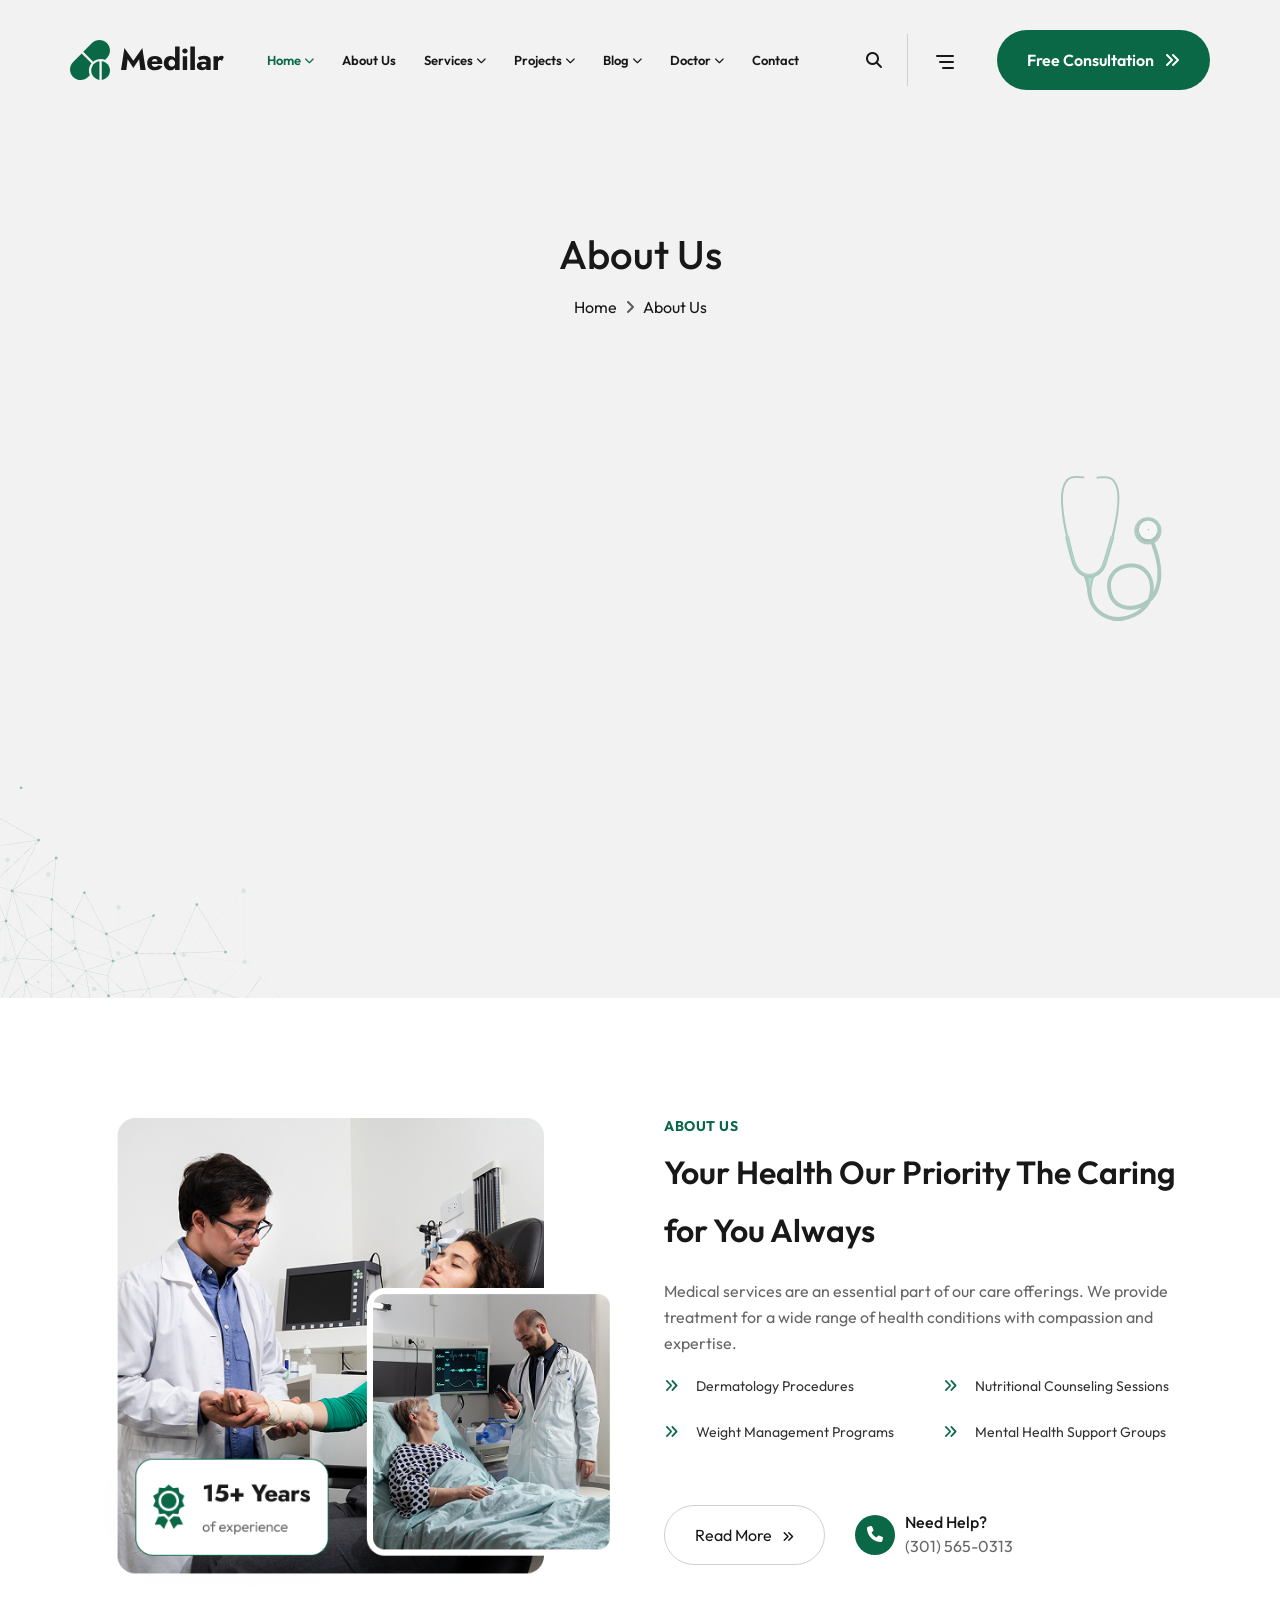
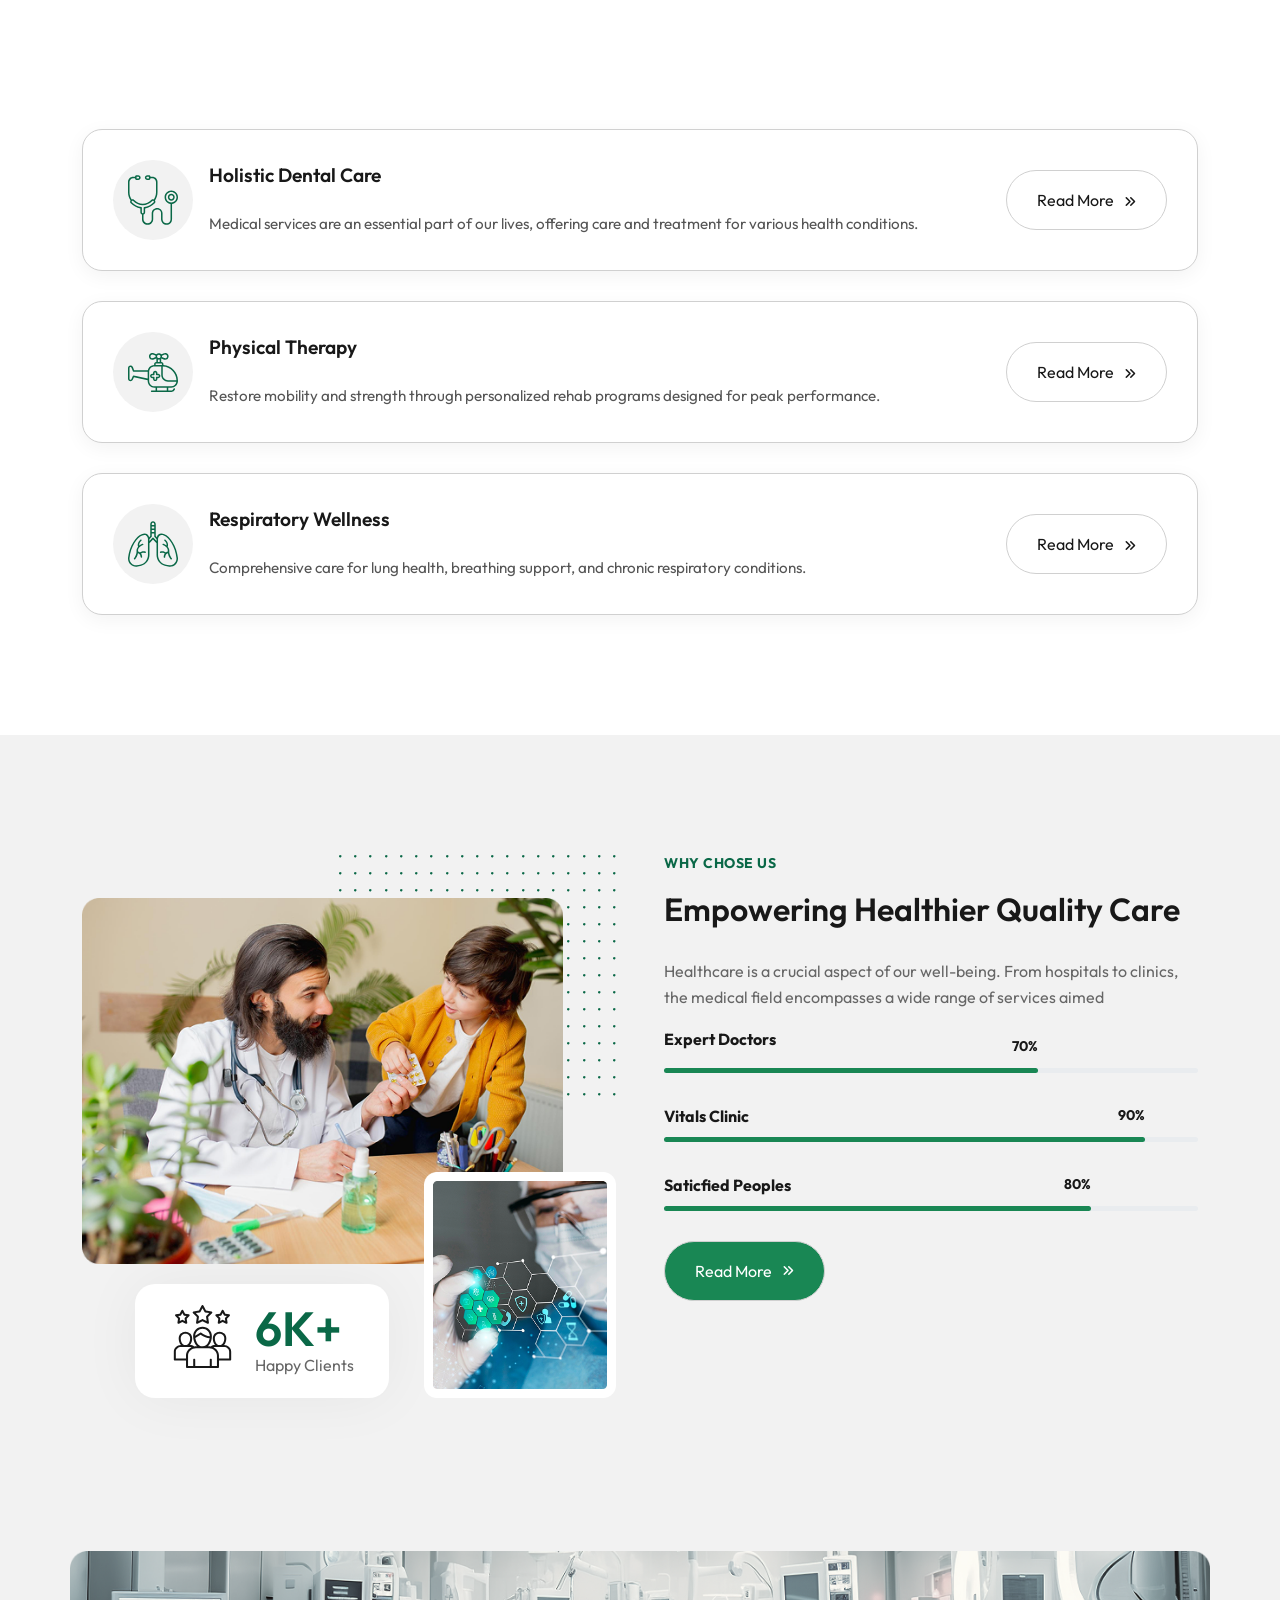
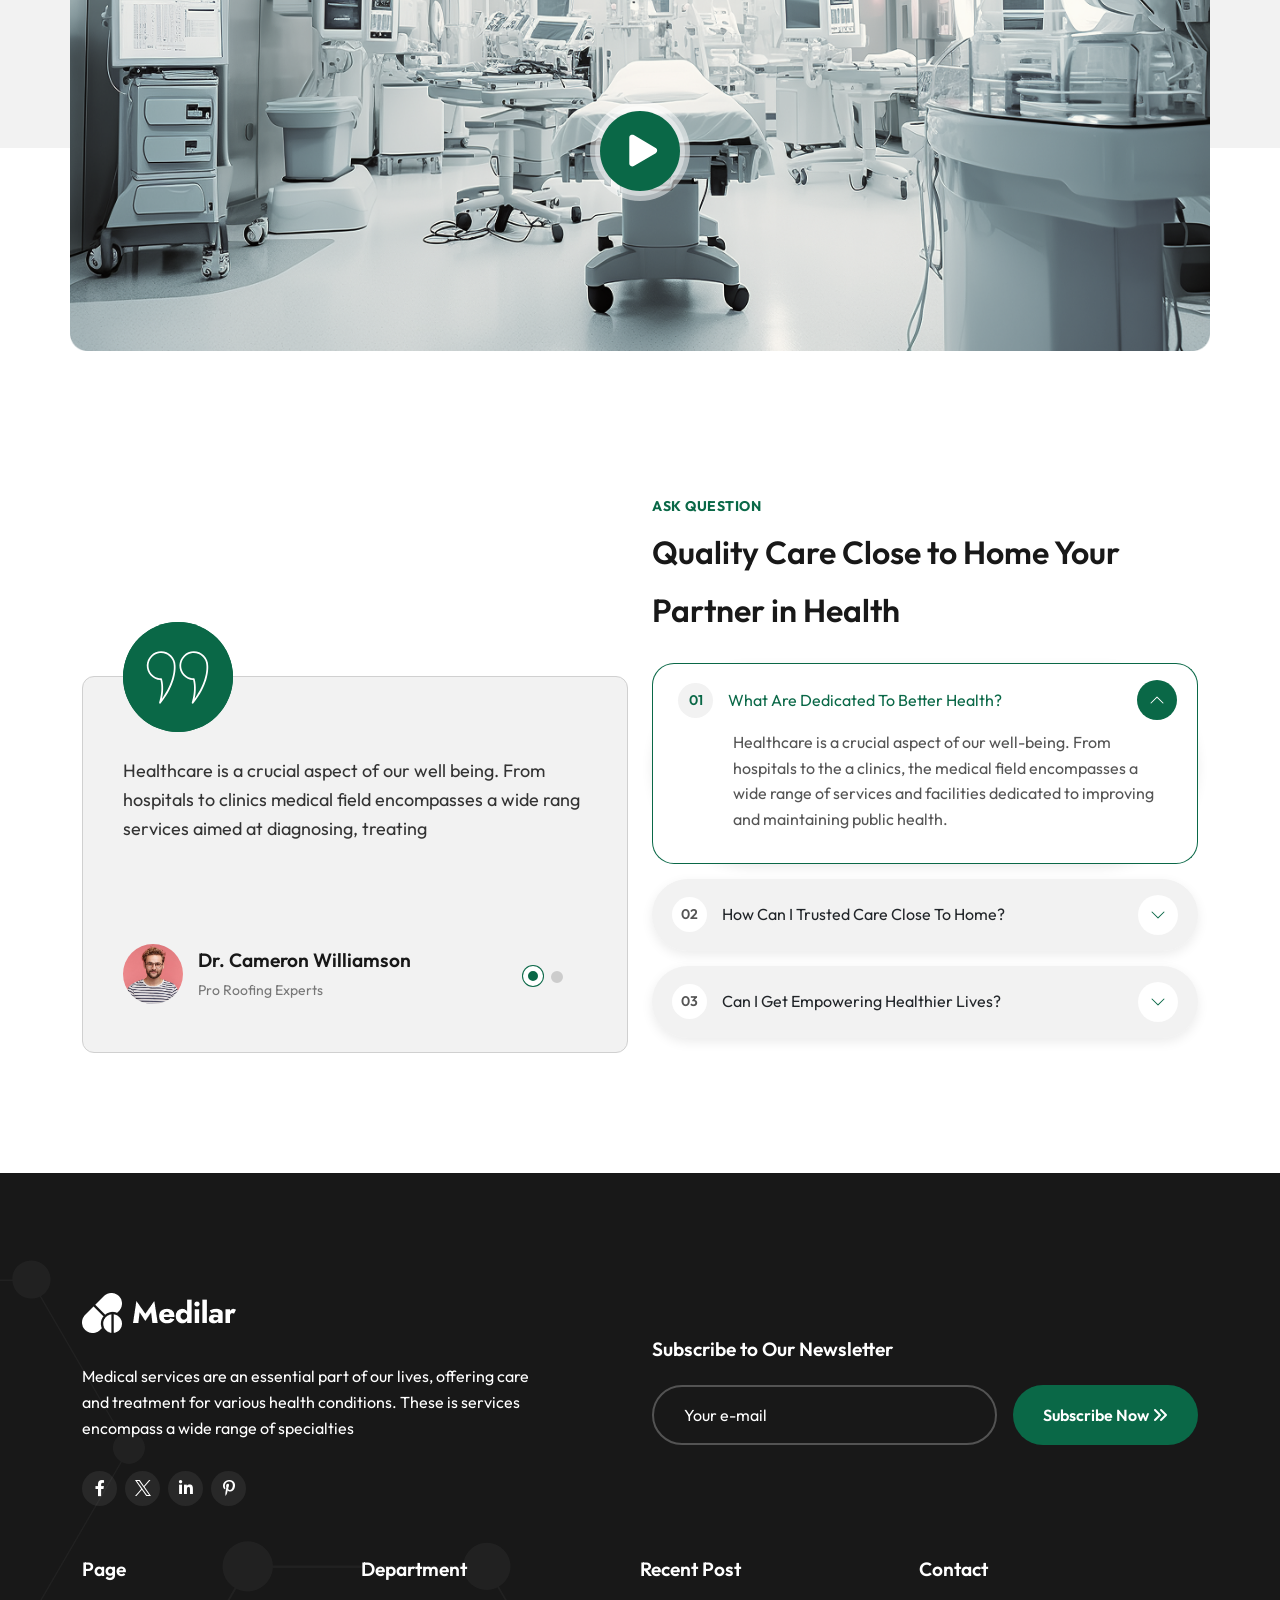
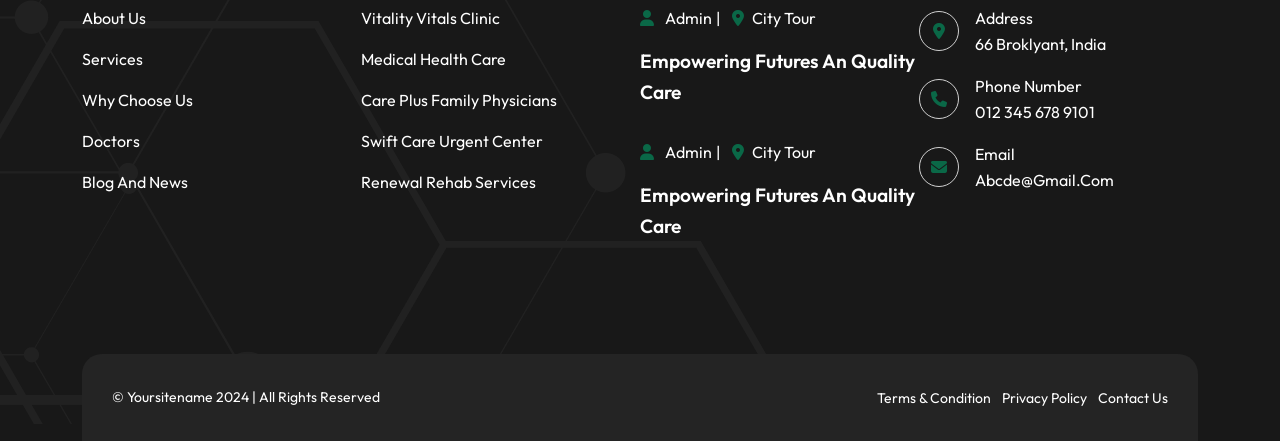
<file: about.html>
<!DOCTYPE html>
<html lang="en">

<head>
  <!-- Required meta tags -->
  <meta charset="UTF-8">
  <meta http-equiv="X-UA-Compatible" content="IE=edge">
  <!-- title -->
  <title>Medilar - Medical & Health HTML Template</title>
  <meta name="description" content="Bricklix - Modern Construction & Building HTML Template">
  <meta name="viewport"
    content="width=device-width, initial-scale=1.0, maximum-scale=5.0, minimum-scale=1.0, user-scalable=yes">
  <!-- Favicon -->
  <link rel="shortcut icon" type="image/x-icon" href="assets/img/fevicon.svg">
  <!-- Place favicon.ico in the root directory -->

  <!-- CSS start here -->
  <link rel="stylesheet" href="assets/css/bootstrap.min.css">
  <link rel="stylesheet" href="assets/fontawsome/css/fontawesome.css">
  <link rel="stylesheet" href="assets/css/slick.css">
  <link rel="stylesheet" href="assets/css/magnific-popup.css">
  <link rel="stylesheet" href="assets/css/animate.min.css">
  <link rel="stylesheet" href="assets/css/odometer.css">
  <link rel="stylesheet" href="assets/css/style.css">
  <!-- CSS end here -->
</head>

<body>
  <!-- Header section start -->
  <header class="cm-header-section w-100 gray-bg" id="sticky-header">
    <nav class="navbar p-0 navbar-expand-xl d-none d-xl-flex ">
      <div class="container header-one-container mb-2">

        <a href="index.html">
          <img src="assets/img/logo/logo.svg" alt="logo">
        </a>
        <button class="navbar-toggler" type="button" data-bs-toggle="collapse" data-bs-target="#navbarSupportedContent"
          aria-controls="navbarSupportedContent" aria-expanded="false" aria-label="Toggle navigation">
          <span class="navbar-toggler-icon"></span>
        </button>
        <div class="collapse navbar-collapse" id="navbarSupportedContent">
          <ul class="navbar-nav mx-auto mb-lg-0">
            <li class="nav-item">
              <a class="nav-link active" aria-current="page" href="#">
                Home <i class="fas fa-chevron-down"></i>
              </a>
              <ul class="sub-menu list-unstyled">
                <li>
                  <a href="index.html">Home One</a>
                </li>
                <li>
                  <a href="home.html">Home Two</a>
                </li>
              </ul>
            </li>
            <li class="nav-item">
              <a class="nav-link" href="about.html">
                About Us
              </a>
            </li>
            <li class="nav-item">
              <a class="nav-link" href="#">
                Services <i class="fas fa-chevron-down"></i>
              </a>
              <ul class="sub-menu list-unstyled">
                <li>
                  <a href="services.html">Service Single</a>
                </li>
                <li>
                  <a href="service-details.html">Service Details</a>
                </li>
              </ul>
            </li>
            <li class="nav-item">
              <a class="nav-link" href="#">
                Projects <i class="fas fa-chevron-down"></i>
              </a>
              <ul class="sub-menu list-unstyled">
                <li>
                  <a href="projects.html">Project Single</a>
                </li>
                <li>
                  <a href="project-details.html">Project Details</a>
                </li>
              </ul>
            </li>
            <li class="nav-item">
              <a class="nav-link" href="#">
                Blog <i class="fas fa-chevron-down"></i>
              </a>
              <ul class="sub-menu list-unstyled">
                <li>
                  <a href="blog.html">Blog Single</a>
                </li>
                <li>
                  <a href="blog-details.html">Blog Details</a>
                </li>
              </ul>
            </li>
            <li class="nav-item">
              <a class="nav-link" href="#">
                Doctor <i class="fas fa-chevron-down"></i>
              </a>
              <ul class="sub-menu list-unstyled">
                <li>
                  <a href="doctors.html">Doctor Single</a>
                </li>
                <li>
                  <a href="doctor-details.html">Doctor Details</a>
                </li>
              </ul>
            </li>
            <li class="nav-item">
              <a class="nav-link" href="contact.html">
                Contact
              </a>
            </li>
          </ul>

          <div class="search-btn">
            <i class="fa fa-search" aria-hidden="true"></i>
          </div>
          <div class="mobile-menu-icon mr-40">
            <svg xmlns="http://www.w3.org/2000/svg" width="24" height="24" viewBox="0 0 24 24" fill="none"
              stroke="currentColor" stroke-width="2" stroke-linecap="round" stroke-linejoin="round"
              class="icon icon-tabler icons-tabler-outline icon-tabler-menu-deep">
              <path stroke="none" d="M0 0h24v24H0z" fill="none" />
              <path d="M4 6h16" />
              <path d="M7 12h13" />
              <path d="M10 18h10" />
            </svg>
          </div>
          <a href="#" class="theme-btn btn-primary active">Free Consultation <i
              class="fa fa-angle-double-right btn-icon" aria-hidden="true"></i></a>
        </div>

      </div>
    </nav>
    <!-- mobile navbar part start -->
    <div class="mobile-menu-area d-block d-xl-none">
      <div class="container-md">
        <div class="mobile-topbar">
          <div class="d-flex justify-content-between align-items-center">
            <div class="logo">
              <a href="index.html"> <img src="assets/img/logo/logo.svg" alt="logo"></a>
            </div>
            <div class="bars">
              <i class="fas fa-bars"></i>
            </div>
          </div>
        </div>
      </div>
      <div class="mobile-menu-overlay"></div>
      <div class="mobile-menu-main">
        <div class="logo">
          <a href="index.html"><img src="assets/img/logo/logo.svg" alt="logo"></a>
        </div>
        <div class="close-mobile-menu"><i class="fas fa-times"></i></div>
        <div class="menu-body">
          <div class="menu-list">
            <ul class="list-unstyled">
              <li class="sub-mobile-menu">
                <a href="#">Home <i class="fas fa-chevron-down float-end"></i></a>
                <ul class="list-unstyled">
                  <li><a href="index.html">Home One</a></li>
                  <li><a href="home.html">Home Two</a></li>
                </ul>
              </li>
              <li class="sub-mobile-menu">
                <a href="about.html">About Us</a>
              </li>
              <li class="sub-mobile-menu">
                <a href="#">Services <i class="fas fa-chevron-down float-end"></i></a>
                <ul class="list-unstyled">
                  <li>
                    <a href="services.html">Service Single</a>
                  </li>
                  <li>
                    <a href="service-details.html">Service Details</a>
                  </li>
                </ul>
              </li>
              <li class="sub-mobile-menu">
                <a href="#">Projects <i class="fas fa-chevron-down float-end"></i></a>
                <ul class="list-unstyled">
                  <li>
                    <a href="projects.html">Project Single</a>
                  </li>
                  <li>
                    <a href="project-details.html">Project Details</a>
                  </li>
                </ul>
              </li>
              <li class="sub-mobile-menu">
                <a href="#">Blog <i class="fas fa-chevron-down float-end"></i></a>
                <ul class="list-unstyled">
                  <li>
                    <a href="blog.html">Blog Single</a>
                  </li>
                  <li>
                    <a href="blog-details.html">Blog Details</a>
                  </li>
                </ul>
              </li>
              <li class="sub-mobile-menu">
                <a href="contact.html">Contact</a>
              </li>
            </ul>
          </div>
        </div>

      </div>
    </div>
    <!-- mobile navbar part end -->
  </header>
  <!-- Header section end -->

  <!-- Main area start -->
  <main>
    <!-- Banner section start -->
    <section class="cm-banner-section cm-breadcrumb gray-bg position-relative overflow-hidden custom-wrapper-hover">
      <div class="breadcrumb-content">
        <h2 class="breadcrumb-title text-center">About Us</h2>
        <nav aria-label="breadcrumb">
          <ol class="breadcrumb justify-content-center mb-0">
            <li class="breadcrumb-item"><a href="/">Home</a></li>
            <li class="breadcrumb-item active" aria-current="page">About Us</li>
          </ol>
        </nav>
      </div>
    </section>
    <!-- Banner section end -->

    <!-- about section start-->
    <section class="about-section container-md pt-120">

      <div class="about-image">
        <img class="flip-up" src="assets/img/about/about-us/bg.png" draggable="false"
          alt="Doctor attending patient in hospital bed">
      </div>

      <div class="about-content">
        <h2 class="small-header">ABOUT US</h2>
        <h3 class="heading-style2">Your Health Our Priority The Caring for You Always</h3>
        <p class="description">
          Medical services are an essential part of our care offerings. We provide treatment for a wide range of
          health
          conditions with compassion and expertise.
        </p>

        <div class="about-list row row-cols-md-2 mt-3">
          <p class="list-item">
            <i class="fas fa-angles-right"></i>
            Dermatology Procedures
          </p>
          <p class="list-item">
            <i class="fas fa-angles-right"></i>
            Nutritional Counseling Sessions
          </p>
          <p class="list-item">
            <i class="fas fa-angles-right"></i>
            Weight Management Programs
          </p>
          <p class="list-item">
            <i class="fas fa-angles-right"></i>
            Mental Health Support Groups
          </p>
        </div>
        <div class="d-flex flex-wrap flex-lg-nowrap gap-30">

          <a href="#" class="read-more-btn flip-up">Read More <span><i class="fas fa-angles-right"></i></span></a>

          <div class="about-contact d-flex align-items-center">
            <span class="phone-container d-flex justify-content-center align-items-lg-center"><i
                class="fas fa-phone"></i></span>
            <div class="d-flex flex-column justify-content-start">
              <span class="help-icon">Need help?</span>
              <span class="phone">(301) 565-0313</span>
            </div>
          </div>
        </div>
      </div>

    </section>
    <div class="pb-120 container-md">
      <div class="health-service-card mb-30  d-flex flex-wrap gap-3 align-items-center justify-content-between">
        <div class="d-flex flex-wrap gap-3">
          <div class="">
            <div class="icon rounded-circle d-flex justify-content-center align-items-center">
              <svg class="mx-auto" width="50" height="50" viewBox="0 0 50 50" fill="none"
                xmlns="http://www.w3.org/2000/svg">
                <g clip-path="url(#clip0_2_10321)">
                  <path
                    d="M2.76042 28.3188C5.28825 31.0511 8.67398 32.8373 12.3562 33.3813V37.2959C12.3562 38.3511 13.0469 39.2397 13.9958 39.5594V44.2282C13.9958 47.3167 16.5135 49.8292 19.6083 49.8292C21.093 49.8273 22.5162 49.2367 23.566 48.1869C24.6158 47.1371 25.2064 45.7139 25.2083 44.2292V38.323C25.21 37.2862 25.6227 36.2924 26.3559 35.5594C27.0891 34.8263 28.083 34.4139 29.1198 34.4126C29.6336 34.4119 30.1424 34.5126 30.6172 34.7088C31.092 34.9051 31.5234 35.1931 31.8868 35.5563C32.2501 35.9195 32.5382 36.3509 32.7346 36.8256C32.931 37.3004 33.0318 37.8092 33.0312 38.323V44.3157C33.0332 45.7776 33.6148 47.179 34.6486 48.2126C35.6824 49.2462 37.084 49.8276 38.5458 49.8292C39.2694 49.8295 39.9859 49.687 40.6544 49.4099C41.3228 49.1328 41.9299 48.7265 42.4411 48.2143C42.9522 47.7021 43.3572 47.0941 43.6329 46.4251C43.9087 45.7561 44.0497 45.0393 44.0479 44.3157V28.9542C47.3927 28.5761 50 25.7344 50 22.2917C50 18.5855 46.9906 15.5699 43.2917 15.5699C39.5927 15.5699 36.5833 18.5855 36.5833 22.2917C36.5833 25.7344 39.1906 28.5761 42.5344 28.9542V44.3157C42.5363 44.8404 42.4345 45.3604 42.235 45.8456C42.0354 46.3309 41.742 46.772 41.3714 47.1436C41.0009 47.5152 40.5607 47.8099 40.076 48.0109C39.5912 48.2118 39.0716 48.3151 38.5469 48.3147C37.4863 48.3138 36.4693 47.8921 35.7194 47.1422C34.9694 46.3922 34.5477 45.3753 34.5469 44.3147V38.323C34.5469 35.323 32.1229 32.8969 29.1208 32.8969C27.6819 32.8983 26.3023 33.4705 25.2848 34.488C24.2674 35.5055 23.6951 36.8851 23.6937 38.324V44.2282C23.6918 45.3112 23.2608 46.3493 22.4951 47.1153C21.7294 47.8812 20.6914 48.3124 19.6083 48.3147C18.5236 48.3147 17.4831 47.8844 16.7151 47.1184C15.9471 46.3523 15.5142 45.3129 15.5115 44.2282V39.5594C15.9875 39.4016 16.4019 39.0981 16.6961 38.692C16.9903 38.2858 17.1495 37.7974 17.151 37.2959V33.3813C20.8347 32.8347 24.2223 31.0499 26.7563 28.3209C27.1184 27.9289 27.3393 27.4272 27.3836 26.8953C27.428 26.3635 27.2933 25.832 27.001 25.3855C28.6463 22.9562 29.5232 20.0883 29.5177 17.1542V6.93132C29.5163 5.57665 28.9776 4.27786 28.0197 3.31996C27.0618 2.36207 25.763 1.82332 24.4083 1.82194H22.449V1.58965C22.449 0.807357 21.8125 0.170898 21.0302 0.170898H19.2802C18.6417 0.171725 18.0296 0.425725 17.5782 0.877196C17.1267 1.32867 16.8727 1.94076 16.8719 2.57923C16.8727 3.21771 17.1267 3.8298 17.5782 4.28127C18.0296 4.73274 18.6417 4.98674 19.2802 4.98757H21.0302C21.8115 4.98757 22.449 4.35215 22.449 3.56986V3.33757H24.4083C25.3611 3.33867 26.2746 3.71765 26.9483 4.39137C27.622 5.06509 28.001 5.97853 28.0021 6.93132V17.1542C28.0021 19.7772 27.2427 22.2782 25.8146 24.4376C25.3715 24.2817 24.8927 24.2575 24.4361 24.3679C23.9795 24.4782 23.5647 24.7184 23.2417 25.0594C22.1625 26.2337 20.8501 27.1697 19.3884 27.8076C17.9267 28.4454 16.3479 28.771 14.7531 28.7636C11.5031 28.7636 8.49271 27.448 6.27083 25.0522C5.94781 24.7128 5.53349 24.4742 5.07786 24.3652C4.62223 24.2561 4.14478 24.2813 3.70312 24.4376C2.27153 22.2787 1.51044 19.7446 1.51562 17.1542V6.93132C1.51673 5.97853 1.89571 5.06509 2.56943 4.39137C3.24315 3.71765 4.15659 3.33867 5.10938 3.33757H7.06979V3.56986C7.06979 4.35111 7.70521 4.98757 8.48854 4.98757H10.2375C10.876 4.98674 11.4881 4.73274 11.9395 4.28127C12.391 3.8298 12.645 3.21771 12.6458 2.57923C12.645 1.94076 12.391 1.32867 11.9395 0.877196C11.4881 0.425725 10.876 0.171725 10.2375 0.170898H8.4875C7.70625 0.170898 7.06979 0.806315 7.06979 1.58965V1.82194H5.10938C3.75471 1.82332 2.45592 2.36207 1.49802 3.31996C0.540129 4.27786 0.0013788 5.57665 0 6.93132L0 17.1542C0 20.123 0.875 22.9511 2.51562 25.3844C2.21821 25.829 2.08048 26.3614 2.12495 26.8944C2.16941 27.4275 2.39345 27.9297 2.76042 28.3188ZM38.099 22.2917C38.099 19.4209 40.4281 17.0855 43.2917 17.0855C46.1552 17.0855 48.4844 19.4209 48.4844 22.2917C48.4844 25.1553 46.1552 27.4844 43.2917 27.4844C40.4281 27.4844 38.099 25.1553 38.099 22.2917ZM19.2802 3.47298C19.0432 3.47298 18.8158 3.37882 18.6482 3.21121C18.4806 3.0436 18.3865 2.81627 18.3865 2.57923C18.3865 2.34219 18.4806 2.11487 18.6482 1.94726C18.8158 1.77964 19.0432 1.68548 19.2802 1.68548H20.9333V2.55527C20.9333 2.56361 20.9281 2.5709 20.9281 2.57923C20.9281 2.58757 20.9333 2.5959 20.9333 2.60423V3.47298H19.2802ZM8.58437 1.68548H10.2375C10.4653 1.69896 10.6793 1.79894 10.8358 1.96497C10.9923 2.131 11.0794 2.35055 11.0794 2.57871C11.0794 2.80687 10.9923 3.02642 10.8358 3.19245C10.6793 3.35848 10.4653 3.45846 10.2375 3.47194H8.58333L8.58437 1.68548ZM5.16667 26.0886C7.67187 28.7907 11.076 30.2792 14.7531 30.2792C18.4385 30.2792 21.8469 28.7907 24.3448 26.0959C24.5016 25.928 24.7172 25.8272 24.9466 25.8144C25.176 25.8016 25.4015 25.8778 25.576 26.0272C25.5865 26.0344 25.5896 26.0459 25.6 26.0532L25.6104 26.0584C25.7758 26.2182 25.8722 26.4362 25.879 26.6661C25.8858 26.8959 25.8025 27.1193 25.6469 27.2886C23.2025 29.9226 19.887 31.5822 16.3135 31.9605C16.1277 31.9805 15.9558 32.0685 15.8309 32.2075C15.7059 32.3465 15.6367 32.5267 15.6365 32.7136V37.2949C15.6231 37.5199 15.5242 37.7314 15.3601 37.886C15.196 38.0406 14.9791 38.1267 14.7536 38.1267C14.5282 38.1267 14.3112 38.0406 14.1472 37.886C13.9831 37.7314 13.8842 37.5199 13.8708 37.2949V32.7136C13.8706 32.5267 13.8014 32.3465 13.6764 32.2075C13.5515 32.0685 13.3796 31.9805 13.1937 31.9605C9.62004 31.5844 6.30485 29.9222 3.86562 27.2834C3.70902 27.1155 3.62544 26.8923 3.63326 26.6628C3.64107 26.4333 3.73963 26.2163 3.90729 26.0594C3.91042 26.0563 3.91458 26.0553 3.91771 26.0532C3.92812 26.0459 3.93229 26.0344 3.94271 26.0261C4.1154 25.8767 4.33917 25.7997 4.56725 25.8114C4.79533 25.823 5.01009 25.9224 5.16667 26.0886Z"
                    fill="#0A6847" />
                  <path
                    d="M46.7376 22.2875C46.7376 20.3854 45.1918 18.8364 43.2918 18.8364C41.3918 18.8364 39.8459 20.3854 39.8459 22.2875C39.8459 24.1875 41.3918 25.7333 43.2918 25.7333C45.1918 25.7333 46.7376 24.1875 46.7376 22.2875ZM41.3616 22.2875C41.3616 21.2208 42.2272 20.3521 43.2918 20.3521C44.3564 20.3521 45.222 21.2208 45.222 22.2875C45.222 23.3521 44.3564 24.2187 43.2918 24.2187C42.2272 24.2187 41.3616 23.3521 41.3616 22.2875Z"
                    fill="#0A6847" />
                </g>
                <defs>
                  <clipPath id="clip0_2_10321">
                    <rect width="50" height="50" fill="white" />
                  </clipPath>
                </defs>
              </svg>
              <!-- Replace with your icon -->
            </div>
          </div>
          <div class="text-start">
            <h4 class="heading-style5">Holistic Dental Care</h4>
            <p>
              Medical services are an essential part of our lives, offering care and treatment for various health
              conditions.
            </p>
          </div>
        </div>
        <div class="text-start mt-2 mt-md-0">
          <a href="#" class="read-more-btn flip-up">Read More <span><i class="fas fa-angles-right"></i></span></a>
        </div>
      </div>
      <div class="health-service-card mb-30 d-flex flex-wrap gap-3 align-items-center justify-content-between">
        <div class="d-flex flex-wrap gap-3">
          <div class="">
            <div class="icon rounded-circle d-flex justify-content-center align-items-center">
              <svg class="mx-auto" width="50" height="39" viewBox="0 0 50 39" fill="none"
                xmlns="http://www.w3.org/2000/svg">
                <path
                  d="M19.6615 27.1273V27.9804C19.6615 31.6971 22.6885 34.721 26.4104 34.721H27.5719V37.4939H23.651C23.4501 37.4939 23.2573 37.5738 23.1152 37.7159C22.9731 37.858 22.8932 38.0508 22.8932 38.2518C22.8932 38.4527 22.9731 38.6455 23.1152 38.7876C23.2573 38.9297 23.4501 39.0096 23.651 39.0096H43.2573C43.8413 39.0093 44.4168 38.8696 44.9359 38.602C45.455 38.3344 45.9027 37.9466 46.2417 37.471L46.9604 36.4575C47.0654 36.2935 47.1033 36.0954 47.0662 35.9043C47.0292 35.7131 46.92 35.5436 46.7613 35.4307C46.6027 35.3178 46.4067 35.2703 46.214 35.298C46.0212 35.3257 45.8465 35.4264 45.726 35.5794L45.0062 36.5929C44.8075 36.8714 44.5451 37.0985 44.2409 37.2552C43.9367 37.4119 43.5995 37.4938 43.2573 37.4939H40.2781V34.721H43.251C46.9719 34.721 50 31.6971 50 27.9804V27.6367C50 19.3637 43.5604 12.5814 35.4323 12.0012V10.9981C35.4317 10.4911 35.2301 10.0049 34.8715 9.64638C34.513 9.28784 34.0268 9.08617 33.5198 9.08562H33.1906V5.55749C33.2146 5.52937 33.2354 5.49707 33.2583 5.46895C36.124 6.78874 36.9229 6.78874 37.1958 6.78874C39.0771 6.78874 40.6073 5.27416 40.6073 3.41166C40.6122 2.96239 40.5273 2.51667 40.3576 2.10064C40.188 1.68461 39.937 1.30664 39.6193 0.98889C39.3017 0.671144 38.9238 0.420019 38.5078 0.250244C38.0918 0.0804676 37.6461 -0.00454218 37.1969 0.000199099C36.2562 0.000199099 34.5083 0.746032 33.249 1.34707C32.9542 0.981129 32.5815 0.68557 32.158 0.481938C31.7345 0.278306 31.2709 0.171734 30.801 0.169991C29.8208 0.169991 28.926 0.605407 28.3219 1.33249C26.2854 0.40749 25.0802 0.000199099 24.3698 0.000199099C23.9204 -0.00468183 23.4746 0.0802246 23.0585 0.249938C22.6424 0.419652 22.2644 0.670754 21.9466 0.988515C21.6289 1.30628 21.3778 1.68429 21.2081 2.1004C21.0384 2.5165 20.9535 2.9623 20.9583 3.41166C20.9583 5.27416 22.4885 6.78874 24.3698 6.78874C25.076 6.78874 26.276 6.38353 28.3073 5.46166C28.3312 5.49082 28.351 5.52207 28.376 5.5502V9.08457H28.0469C27.5398 9.08513 27.0537 9.2868 26.6951 9.64534C26.3366 10.0039 26.1349 10.49 26.1344 10.9971V11.9564C24.6331 12.0187 23.1954 12.5797 22.0487 13.5507C20.902 14.5218 20.1119 15.8474 19.8031 17.3179H6.11042L4.91771 14.1127C4.55625 13.1408 3.61562 12.4867 2.49896 12.4867C1.83654 12.4872 1.2014 12.7505 0.732905 13.2188C0.264409 13.6871 0.000827445 14.3222 0 14.9846L0 25.7585C0.000551704 26.4211 0.264011 27.0564 0.732537 27.525C1.20106 27.9935 1.83636 28.2569 2.49896 28.2575C3.47187 28.2575 4.36354 27.6846 4.76979 26.8002L5.95729 24.2169L19.6615 27.1273ZM38.7625 37.4939H29.0865V34.721H38.7625V37.4939ZM34.7604 13.4825C42.3333 13.7231 48.2115 19.77 48.4604 27.1523H39.9937C38.6063 27.1506 37.2761 26.5987 36.2951 25.6176C35.314 24.6366 34.7621 23.3064 34.7604 21.9189V13.4825ZM37.1969 1.51582C38.2594 1.51582 39.0927 2.34812 39.0927 3.41166C39.0927 4.4377 38.2427 5.27416 37.1969 5.27416C36.8302 5.27416 35.7865 4.96166 33.926 4.10749C34.0323 3.66478 34.0375 3.16999 33.924 2.70332C35.6323 1.88874 36.8021 1.51582 37.1969 1.51582ZM30.801 1.68457C31.7677 1.68457 32.4917 2.55437 32.4917 3.41166C32.4917 4.34916 31.6458 5.23041 30.5958 5.10957C29.7187 5.00228 29.074 4.21687 29.074 3.41166C29.074 2.53353 29.7646 1.68457 30.801 1.68457ZM24.3698 5.27416C23.324 5.27416 22.474 4.4377 22.474 3.41166C22.474 2.34812 23.3073 1.51582 24.3698 1.51582C24.6927 1.51582 25.525 1.72728 27.6427 2.6877C27.5324 3.15332 27.531 3.6381 27.6385 4.10437C25.5208 5.06166 24.6906 5.27416 24.3698 5.27416ZM29.8906 6.52416C30.4736 6.69298 31.0924 6.69406 31.676 6.52728V9.08457H29.8906V6.52416ZM27.649 10.9971C27.649 10.7783 27.8271 10.5992 28.0469 10.5992H33.5198C33.7385 10.5992 33.9167 10.7783 33.9167 10.9971V11.9419H27.649V10.9971ZM26.4094 13.4585H33.2448V21.9169C33.2464 23.7064 33.958 25.4222 35.2233 26.6876C36.4886 27.9531 38.2042 28.6649 39.9937 28.6669H48.4156C48.074 31.221 45.901 33.2054 43.251 33.2054H26.4104C25.0239 33.2049 23.6942 32.6543 22.7131 31.6746C21.732 30.6948 21.1796 29.3659 21.1771 27.9794L21.1802 18.6533C21.1915 17.2731 21.7471 15.9531 22.7263 14.9804C23.7055 14.0076 25.0291 13.4607 26.4094 13.4585ZM4.83333 23.0346L3.39375 26.17C3.29983 26.3735 3.13928 26.5388 2.93865 26.6387C2.73802 26.7385 2.50932 26.767 2.29035 26.7192C2.07138 26.6715 1.87526 26.5505 1.73439 26.3762C1.59352 26.2019 1.51635 25.9847 1.51562 25.7606V14.9846C1.51562 14.4429 1.95729 14.0012 2.57708 14.0012C2.98542 14.0012 3.35625 14.2585 3.49896 14.6419L4.76458 18.0408V18.0752C4.76458 18.4939 5.10417 18.8335 5.52187 18.8335H19.6625V25.5773L5.67812 22.6096C5.5098 22.5732 5.3341 22.5955 5.18022 22.6728C5.02635 22.7502 4.90461 22.8778 4.83333 23.0346Z"
                  fill="#0A6847" />
                <path
                  d="M24.2531 25.2052H25.0239V25.9761C25.0414 26.5451 25.2798 27.0849 25.6885 27.4812C26.0972 27.8775 26.6442 28.0991 27.2135 28.0991C27.7828 28.0991 28.3297 27.8775 28.7384 27.4812C29.1471 27.0849 29.3855 26.5451 29.4031 25.9761V25.2052H30.1729C31.3801 25.2052 32.3624 24.2229 32.3624 23.0157C32.3624 21.8084 31.3801 20.8261 30.1729 20.8261H29.402V20.0552C29.402 18.849 28.4208 17.8667 27.2135 17.8667C26.0062 17.8667 25.0239 18.849 25.0239 20.0563V20.8271H24.2531C23.0447 20.8271 22.0635 21.8084 22.0635 23.0146C22.0635 24.2209 23.0458 25.2052 24.2531 25.2052ZM24.2531 22.3417H25.7812C25.982 22.3417 26.1747 22.2619 26.3167 22.1199C26.4587 21.9779 26.5385 21.7853 26.5385 21.5844V20.0563C26.5453 19.882 26.6194 19.7171 26.7451 19.5962C26.8709 19.4753 27.0385 19.4078 27.213 19.4078C27.3874 19.4078 27.555 19.4753 27.6808 19.5962C27.8065 19.7171 27.8806 19.882 27.8874 20.0563V21.5844C27.8874 22.0021 28.227 22.3417 28.6447 22.3417H30.1729C30.3517 22.3417 30.5233 22.4128 30.6498 22.5393C30.7763 22.6657 30.8473 22.8373 30.8473 23.0162C30.8473 23.1951 30.7763 23.3666 30.6498 23.4931C30.5233 23.6196 30.3517 23.6907 30.1729 23.6907H28.6447C28.5453 23.6907 28.4468 23.7102 28.3549 23.7483C28.263 23.7864 28.1796 23.8421 28.1092 23.9125C28.0389 23.9828 27.9831 24.0663 27.9451 24.1581C27.907 24.25 27.8874 24.3485 27.8874 24.4479V25.9761C27.8874 26.155 27.8164 26.3265 27.6899 26.453C27.5634 26.5795 27.3918 26.6506 27.213 26.6506C27.0341 26.6506 26.8625 26.5795 26.736 26.453C26.6095 26.3265 26.5385 26.155 26.5385 25.9761V24.4479C26.5385 24.2471 26.4587 24.0545 26.3167 23.9125C26.1747 23.7704 25.982 23.6907 25.7812 23.6907H24.2531C24.0788 23.6838 23.9139 23.6097 23.793 23.484C23.6721 23.3583 23.6046 23.1906 23.6046 23.0162C23.6046 22.8417 23.6721 22.6741 23.793 22.5483C23.9139 22.4226 24.0788 22.3485 24.2531 22.3417Z"
                  fill="#0A6847" />
              </svg>
            </div>
          </div>
          <div class="text-start">
            <h4 class="heading-style5">Physical Therapy</h4>
            <p>
              Restore mobility and strength through personalized rehab programs designed for peak performance.
            </p>
          </div>
        </div>
        <div class="mt-2 mt-md-0 text-start">
          <a href="#" class="read-more-btn flip-up">Read More <span><i class="fas fa-angles-right"></i></span></a>
        </div>
      </div>

      <div class="health-service-card d-flex flex-wrap gap-3 align-items-center justify-content-between">
        <div class="d-flex flex-wrap gap-3">
          <div class="">
            <div class="icon rounded-circle d-flex justify-content-center align-items-center">
              <svg class="mx-auto" width="50" height="50" viewBox="0 0 50 50" fill="none"
                xmlns="http://www.w3.org/2000/svg">
                <g clip-path="url(#clip0_2_10349)">
                  <path
                    d="M36.348 15.1363C32.1501 13.7228 29.6657 15.3092 28.8063 18.2051C28.2928 17.6457 27.9689 17.2988 27.7553 17.0853V5.35195C27.7553 1.33008 22.2522 1.33112 22.2522 5.35195V17.077C22.0397 17.2926 21.7147 17.6426 21.1959 18.2103C20.3397 15.3186 17.8647 13.7165 13.6522 15.1374C8.14072 16.9957 1.19385 27.1895 0.0386386 38.8457C-0.426986 43.5624 3.35114 47.6634 8.05426 47.6634C8.25843 47.6634 8.46364 47.6551 8.66885 47.6395C10.2253 47.5229 11.7673 47.2592 13.2741 46.852C15.6275 46.2038 17.7035 44.8021 19.1842 42.8614C20.6648 40.9207 21.4685 38.5482 21.472 36.1072V24.127L24.9938 20.4395L28.5272 24.1301V36.1072C28.5272 41.1145 31.8991 45.5322 36.7251 46.852C38.1886 47.2509 39.7366 47.5165 41.3293 47.6395C46.2532 48.028 50.4532 43.8113 49.9605 38.8447C48.8043 27.1884 41.8595 16.9957 36.348 15.1363ZM26.2407 9.54674H23.7668V7.5155H26.2407V9.54674ZM23.7668 11.0613H26.2407V13.0822H23.7668V11.0613ZM25.0043 3.80404C25.6188 3.80404 26.2407 4.2832 26.2407 5.35195V6.00091H23.7668V5.35195C23.7668 4.28216 24.3876 3.80404 25.0043 3.80404ZM12.8751 45.3895C11.5043 45.7645 10.0511 46.0134 8.55322 46.129C4.51989 46.4395 1.15114 42.9811 1.54697 38.9936C2.61468 28.2332 9.07406 18.2811 14.1366 16.5728C15.5251 16.104 17.2241 15.8165 18.4324 16.6561C19.8324 17.628 19.9511 19.6853 19.9574 19.8228V19.854L19.9553 19.8676L19.9574 36.1082C19.9542 38.2171 19.2597 40.2668 17.9804 41.9433C16.701 43.6199 14.9073 44.8308 12.8741 45.3905L12.8751 45.3895ZM28.5272 21.9384L25.5407 18.8197C25.4699 18.7457 25.3849 18.6868 25.2907 18.6466C25.1966 18.6063 25.0952 18.5856 24.9928 18.5856C24.8904 18.5856 24.7891 18.6063 24.6949 18.6466C24.6007 18.6868 24.5157 18.7457 24.4449 18.8197L21.473 21.9332V20.1561C22.9418 18.5384 23.3563 18.1072 23.4657 18.003C23.5593 17.9324 23.6352 17.8412 23.6876 17.7363C23.74 17.6315 23.7675 17.516 23.7678 17.3988V14.5967H26.2407V17.4082C26.2407 17.6509 26.3553 17.8738 26.5428 18.0145C26.6699 18.1342 27.2136 18.703 28.5272 20.1478V21.9374V21.9384ZM41.447 46.129C39.9862 46.0195 38.5392 45.7718 37.1251 45.3895C35.092 44.8298 33.2984 43.619 32.0191 41.9427C30.7397 40.2664 30.0452 38.2169 30.0418 36.1082V19.8207C30.0491 19.6811 30.1688 17.6249 31.5678 16.654C32.5522 15.9697 33.998 15.9426 35.8636 16.5707C40.9261 18.279 47.3866 28.2311 48.4522 38.9936C48.8501 42.9967 45.4553 46.4478 41.447 46.129Z"
                    fill="#0A6847" />
                  <path
                    d="M17.5052 32.5934C15.1313 31.5445 13.074 32.4924 11.9604 33.4247C11.3851 33.0234 10.7322 32.7466 10.0438 32.6122C10.0438 32.3778 10.0417 32.1414 10.025 31.8997C9.76146 28.1143 14.8646 26.1268 14.9156 26.108C15.1035 26.0369 15.2554 25.894 15.3379 25.7109C15.4205 25.5278 15.4269 25.3193 15.3557 25.1315C15.2846 24.9436 15.1417 24.7917 14.9586 24.7092C14.7755 24.6266 14.567 24.6202 14.3792 24.6914C13.2756 25.1386 12.2409 25.7401 11.3063 26.4778C11.1552 25.4955 11.276 23.7101 13.4 21.8747C13.5454 21.7412 13.6331 21.5564 13.6444 21.3593C13.6557 21.1623 13.5897 20.9686 13.4604 20.8194C13.3312 20.6702 13.1489 20.5773 12.9522 20.5604C12.7556 20.5435 12.5601 20.6039 12.4073 20.7289C9.37604 23.3507 9.5 26.2778 10.0531 27.6789C9.09479 28.7934 8.38958 30.2257 8.51354 32.0049C8.79375 36.0289 6.04583 39.1997 6.01875 39.232C5.89658 39.3839 5.83759 39.577 5.85402 39.7712C5.87045 39.9655 5.96105 40.1459 6.10701 40.2751C6.25297 40.4043 6.44307 40.4723 6.63787 40.4651C6.83266 40.4578 7.01718 40.3759 7.15313 40.2362C7.26146 40.1132 9.39792 37.6528 9.92604 34.1393C10.9052 34.3778 12.5677 35.207 12.649 38.0976C12.6594 38.508 12.9969 38.833 13.4052 38.833H13.4271C13.5265 38.8303 13.6245 38.8081 13.7153 38.7675C13.8062 38.7269 13.8882 38.6688 13.9566 38.5966C14.0249 38.5243 14.0784 38.4393 14.1139 38.3463C14.1495 38.2534 14.1663 38.1544 14.1635 38.0549C14.1188 36.482 13.676 35.3289 13.0552 34.4924C13.7469 33.9528 15.1333 33.2007 16.8927 33.9789C17.0744 34.0485 17.2759 34.0457 17.4555 33.971C17.6352 33.8963 17.7792 33.7554 17.8579 33.5775C17.9366 33.3995 17.9438 33.1981 17.8782 33.015C17.8125 32.8318 17.679 32.6809 17.5052 32.5934ZM41.3219 32.0059C41.4458 30.2268 40.7396 28.7934 39.7823 27.6789C40.3354 26.2789 40.4594 23.3507 37.4281 20.7289C37.2753 20.6039 37.0798 20.5435 36.8832 20.5604C36.6865 20.5773 36.5042 20.6702 36.375 20.8194C36.2457 20.9686 36.1798 21.1623 36.191 21.3593C36.2023 21.5564 36.29 21.7412 36.4354 21.8747C38.5604 23.7112 38.6844 25.4945 38.5313 26.4789C37.596 25.7402 36.5607 25.138 35.4563 24.6903C35.2713 24.6316 35.0709 24.646 34.8962 24.7306C34.7215 24.8151 34.586 24.9635 34.5174 25.145C34.4488 25.3265 34.4523 25.5274 34.5274 25.7064C34.6025 25.8853 34.7433 26.0287 34.9208 26.107C34.9729 26.1278 40.075 28.0987 39.8104 31.9007C39.7957 32.1379 39.7894 32.3756 39.7917 32.6132C39.1032 32.7477 38.4504 33.0244 37.875 33.4257C36.7615 32.4924 34.7031 31.5424 32.3302 32.5924C32.2392 32.6326 32.157 32.6904 32.0882 32.7624C32.0195 32.8344 31.9657 32.9192 31.9297 33.012C31.8938 33.1048 31.8765 33.2038 31.8788 33.3033C31.8811 33.4028 31.903 33.5008 31.9432 33.5919C31.9835 33.6829 32.0412 33.7651 32.1132 33.8339C32.1852 33.9026 32.27 33.9564 32.3628 33.9924C32.4556 34.0283 32.5546 34.0456 32.6541 34.0433C32.7536 34.041 32.8517 34.0191 32.9427 33.9789C34.701 33.2028 36.0885 33.9539 36.7802 34.4934C36.1594 35.3299 35.7177 36.482 35.6729 38.0549C35.6676 38.1558 35.6826 38.2567 35.7169 38.3518C35.7512 38.4468 35.8042 38.534 35.8727 38.6082C35.9413 38.6825 36.0239 38.7422 36.1159 38.784C36.2079 38.8258 36.3073 38.8488 36.4083 38.8516C36.5093 38.8543 36.6099 38.8369 36.704 38.8002C36.7981 38.7636 36.884 38.7084 36.9565 38.6381C37.029 38.5677 37.0867 38.4836 37.1262 38.3906C37.1657 38.2976 37.1862 38.1976 37.1865 38.0966C37.2531 35.7289 38.4365 34.4976 39.9094 34.1393C40.4375 37.6528 42.574 40.1132 42.6823 40.2362C42.8155 40.3867 43.003 40.4782 43.2036 40.4905C43.4042 40.5028 43.6015 40.4349 43.7521 40.3018C43.9027 40.1686 43.9942 39.9811 44.0065 39.7805C44.0188 39.5798 43.9509 39.3825 43.8177 39.232C43.7896 39.2007 41.0417 36.0289 41.3219 32.0059Z"
                    fill="#0A6847" />
                </g>
                <defs>
                  <clipPath id="clip0_2_10349">
                    <rect width="50" height="50" fill="white" />
                  </clipPath>
                </defs>
              </svg>


            </div>
          </div>
          <div class="text-start">
            <h4 class="heading-style5">Respiratory Wellness</h4>
            <p>
              Comprehensive care for lung health, breathing support, and chronic respiratory conditions.
            </p>
          </div>
        </div>
        <div class="mt-2 mt-md-0 text-start">
          <a href="#" class="read-more-btn flip-up">Read More <span><i class="fas fa-angles-right"></i></span></a>
        </div>
      </div>
    </div>
    <!-- about section end -->

    <!-- Why Chose Us section start -->
    <section class="why-chose-section position-relative">

      <div class="container-md position-relative">
        <div class="row row-cols-md-2 row-cols-1 g-5">
          <div class="col">
            <div class="first-part w-100 position-relative">
              <img draggable="false" class="" src="assets/img/why-chose-us/bg-2.png" alt="">
              <img draggable="false" src="assets/img/why-chose-us/bg-1.png" alt="">
              <div class="d-card d-inline-flex flip-up">
                <div class="">
                  <svg width="65" height="65" viewBox="0 0 65 65" fill="none" xmlns="http://www.w3.org/2000/svg">
                    <path
                      d="M54.02 40.9904H54.0167C55.5274 39.3053 56.3168 36.8035 56.3168 34.3875C56.3168 32.5973 55.6056 30.8803 54.3397 29.6144C53.0738 28.3485 51.3569 27.6373 49.5666 27.6373C47.7763 27.6373 46.0594 28.3485 44.7935 29.6144C43.5275 30.8803 42.8164 32.5973 42.8164 34.3875C42.8164 36.3191 43.3793 38.3866 44.3222 39.917C44.5549 40.2968 44.8199 40.6559 45.1141 40.9904H45.1095C43.5384 40.9871 42.0065 41.4809 40.7332 42.4012C40.16 42.3061 39.5799 42.2579 38.9989 42.2572H37.8656C38.5672 41.6254 39.1775 40.8991 39.6788 40.099C41.0791 37.8992 41.8822 35.0057 41.8822 32.1604C41.8868 30.9256 41.6475 29.702 41.1781 28.5599C40.7087 27.4178 40.0184 26.3795 39.1469 25.5048C38.2753 24.63 37.2397 23.9359 36.0993 23.4623C34.9589 22.9887 33.7362 22.7449 32.5014 22.7449C31.2665 22.7449 30.0439 22.9887 28.9035 23.4623C27.7631 23.9359 26.7274 24.63 25.8558 25.5048C24.9843 26.3795 24.294 27.4178 23.8246 28.5599C23.3552 29.702 23.1159 30.9256 23.1205 32.1604C23.1205 34.8947 23.9157 37.8183 25.2478 39.9807C25.76 40.827 26.393 41.594 27.1267 42.2575H26.0008C25.4197 42.2582 24.8397 42.3063 24.2665 42.4015C22.9931 41.4812 21.4613 40.9873 19.8902 40.9906H19.8856C20.1798 40.6562 20.4447 40.297 20.6775 39.9172C21.6204 38.3866 22.1833 36.3194 22.1833 34.3878C22.1833 32.598 21.4723 30.8815 20.2067 29.6159C18.9412 28.3503 17.2247 27.6393 15.4349 27.6393C13.6451 27.6393 11.9286 28.3503 10.663 29.6159C9.39741 30.8815 8.68642 32.598 8.68642 34.3878C8.68642 36.8037 9.47607 39.3056 10.9854 40.9906H10.9797C7.03031 40.9906 3.81738 44.0068 3.81738 47.7139V55.5089C3.81738 55.7782 3.92439 56.0365 4.11485 56.227C4.30532 56.4175 4.56365 56.5245 4.83301 56.5245H16.0176V62.9688C16.0176 63.2381 16.1246 63.4964 16.315 63.6869C16.5055 63.8774 16.7638 63.9844 17.0332 63.9844H47.9679C48.2372 63.9844 48.4956 63.8774 48.686 63.6869C48.8765 63.4964 48.9835 63.2381 48.9835 62.9688V56.5242H60.1702C60.4396 56.5242 60.6979 56.4172 60.8884 56.2268C61.0788 56.0363 61.1858 55.778 61.1858 55.5086V47.7137C61.1858 44.0065 57.9713 40.9904 54.02 40.9904ZM44.8476 34.3875C44.8476 33.136 45.3448 31.9357 46.2298 31.0507C47.1148 30.1657 48.315 29.6686 49.5666 29.6686C50.8181 29.6686 52.0184 30.1657 52.9034 31.0507C53.7884 31.9357 54.2856 33.136 54.2856 34.3875C54.2856 36.9404 53.0033 40.9904 49.5647 40.9904C46.1283 40.9904 44.8476 36.9404 44.8476 34.3875ZM32.4995 24.8084C34.4486 24.8106 36.3172 25.5859 37.6953 26.9641C39.0735 28.3423 39.8488 30.2108 39.851 32.1599C39.851 32.2128 39.8488 32.2659 39.8481 32.3188C37.0179 31.9961 34.5752 31.3667 31.2763 28.7803C31.114 28.653 30.9167 28.5782 30.7109 28.5658C30.505 28.5534 30.3002 28.604 30.1237 28.7108L25.1666 31.7129C25.2819 29.8454 26.1043 28.092 27.4665 26.8094C28.8288 25.5267 30.6285 24.8112 32.4995 24.8084ZM26.9771 38.9152C26.1291 37.5385 25.5354 35.7933 25.2849 34.0148L30.5837 30.8067C34.0275 33.3621 36.7231 34.011 39.6682 34.3426C39.3879 36.0532 38.7945 37.7044 37.9651 39.0076C37.0215 40.4901 35.3072 42.2576 32.4993 42.2576C30.2017 42.2572 28.3433 41.1328 26.9771 38.9152ZM10.717 34.3875C10.717 33.7681 10.839 33.1547 11.0761 32.5823C11.3132 32.01 11.6606 31.49 12.0987 31.052C12.5367 30.6139 13.0567 30.2665 13.629 30.0294C14.2014 29.7924 14.8148 29.6703 15.4342 29.6703C16.0537 29.6703 16.6671 29.7924 17.2394 30.0294C17.8117 30.2665 18.3318 30.6139 18.7698 31.052C19.2078 31.49 19.5553 32.01 19.7923 32.5823C20.0294 33.1547 20.1514 33.7681 20.1514 34.3875C20.1514 36.9404 18.8707 40.9904 15.4342 40.9904C11.9977 40.9904 10.717 36.9404 10.717 34.3875ZM5.848 54.493V47.7137C5.848 45.1265 8.14979 43.0216 10.9791 43.0216H19.8895C20.4366 43.0215 20.9806 43.1028 21.5037 43.2628C18.252 44.8051 16.0166 47.9621 16.0166 51.6007V54.4934L5.848 54.493ZM46.9512 61.9531H41.803V55.6921C41.803 55.4227 41.696 55.1644 41.5056 54.9739C41.3151 54.7834 41.0568 54.6764 40.7874 54.6764C40.518 54.6764 40.2597 54.7834 40.0692 54.9739C39.8788 55.1644 39.7718 55.4227 39.7718 55.6921V61.9531H25.2308V55.6921C25.2308 55.4227 25.1238 55.1644 24.9334 54.9739C24.7429 54.7834 24.4846 54.6764 24.2152 54.6764C23.9458 54.6764 23.6875 54.7834 23.497 54.9739C23.3066 55.1644 23.1996 55.4227 23.1996 55.6921V61.9531H18.0478V51.6003C18.0478 47.5686 21.6152 44.2885 26.0002 44.2885H38.9995C43.3845 44.2885 46.9519 47.5686 46.9519 51.6003L46.9512 61.9531ZM59.1546 54.493H48.9825V51.6003C48.9825 47.9617 46.7471 44.8047 43.4953 43.2625C44.0184 43.1025 44.5625 43.0212 45.1095 43.0212H54.02C56.851 43.0212 59.1546 45.1261 59.1546 47.7133V54.493ZM26.8561 13.1089L26.0638 18.606C26.0374 18.789 26.0615 18.9758 26.1335 19.1461C26.2054 19.3164 26.3225 19.4639 26.4721 19.5726C26.6218 19.6812 26.7982 19.747 26.9824 19.7628C27.1667 19.7785 27.3517 19.7437 27.5176 19.662L32.4995 17.2091L37.485 19.6622C37.6509 19.7439 37.8359 19.7787 38.0202 19.7629C38.2044 19.7472 38.3808 19.6814 38.5304 19.5727C38.68 19.464 38.7971 19.3166 38.8691 19.1462C38.941 18.9759 38.9651 18.7891 38.9387 18.6061L38.1463 13.1091L42.0192 9.12729C42.1481 8.99477 42.2384 8.82958 42.2804 8.64952C42.3223 8.46946 42.3143 8.28137 42.2572 8.10552C42.2001 7.92968 42.0961 7.77275 41.9564 7.65166C41.8167 7.53057 41.6466 7.44991 41.4644 7.41838L35.9897 6.47067L33.3977 1.55759C33.3115 1.39406 33.1823 1.25717 33.024 1.16166C32.8657 1.06616 32.6844 1.01566 32.4995 1.01562C32.3146 1.01567 32.1332 1.06619 31.9749 1.16174C31.8166 1.25729 31.6874 1.39425 31.6012 1.55784L29.0128 6.47093L23.5384 7.41851C23.3562 7.45004 23.1861 7.5307 23.0464 7.65179C22.9067 7.77288 22.8027 7.9298 22.7456 8.10565C22.6885 8.28149 22.6805 8.46958 22.7225 8.64964C22.7644 8.8297 22.8547 8.9949 22.9836 9.12742L26.8561 13.1089ZM29.8514 8.3869C30.0046 8.36038 30.1497 8.29904 30.2754 8.2076C30.4011 8.11617 30.5042 7.99709 30.5767 7.85954L32.4995 4.209L34.4258 7.86005C34.4983 7.99748 34.6013 8.11644 34.727 8.20778C34.8527 8.29912 34.9977 8.3604 35.1508 8.3869L39.22 9.09124L36.3419 12.0509C36.2335 12.1624 36.1521 12.2973 36.104 12.4452C36.056 12.5931 36.0425 12.7501 36.0647 12.904L36.6536 16.9892L32.9479 15.1658C32.8084 15.0971 32.6549 15.0614 32.4994 15.0614C32.3439 15.0614 32.1904 15.0971 32.0509 15.1658L28.3492 16.9885L28.9379 12.9039C28.96 12.75 28.9466 12.593 28.8985 12.4451C28.8505 12.2973 28.7691 12.1624 28.6607 12.0509L25.7821 9.09124L29.8514 8.3869ZM8.00607 14.8219L7.46183 18.6065C7.43551 18.7895 7.45966 18.9763 7.53167 19.1466C7.60368 19.3169 7.72082 19.4643 7.87046 19.5729C8.0201 19.6816 8.19656 19.7473 8.3808 19.763C8.56504 19.7787 8.75007 19.7438 8.91595 19.6621L12.3463 17.9722L15.7733 19.6619C15.9392 19.7436 16.1242 19.7786 16.3085 19.7629C16.4927 19.7472 16.6692 19.6815 16.8189 19.5729C16.9685 19.4643 17.0857 19.3169 17.1578 19.1466C17.2298 18.9763 17.254 18.7895 17.2277 18.6065L16.6834 14.8223L19.3506 12.0819C19.4796 11.9494 19.5699 11.7842 19.6119 11.6041C19.6538 11.4241 19.6459 11.236 19.5888 11.0601C19.5317 10.8842 19.4277 10.7273 19.288 10.6062C19.1484 10.4851 18.9782 10.4044 18.7961 10.3728L15.0273 9.72029L13.2449 6.34017C13.1587 6.1767 13.0295 6.03986 12.8713 5.94438C12.7131 5.8489 12.5318 5.7984 12.347 5.79833C12.1622 5.79832 11.981 5.84871 11.8227 5.94407C11.6645 6.03944 11.5352 6.17617 11.4489 6.33953L9.66269 9.72029L5.897 10.373C5.7149 10.4045 5.54485 10.4852 5.4052 10.6062C5.26554 10.7273 5.16157 10.8842 5.10447 11.0599C5.04738 11.2357 5.03934 11.4237 5.08121 11.6038C5.12308 11.7838 5.21328 11.949 5.34209 12.0815L8.00607 14.8219ZM10.5011 11.6365C10.6541 11.61 10.7989 11.5488 10.9245 11.4576C11.0502 11.3664 11.1532 11.2476 11.2257 11.1103L12.3457 8.99019L13.4629 11.1103C13.5354 11.2478 13.6385 11.3668 13.7642 11.4582C13.8899 11.5496 14.0349 11.6109 14.1881 11.6374L16.5508 12.0465L14.8787 13.7645C14.7702 13.876 14.6888 14.0108 14.6407 14.1587C14.5927 14.3065 14.5792 14.4635 14.6013 14.6174L14.9423 16.9885L12.7951 15.93C12.6555 15.8611 12.5019 15.8254 12.3462 15.8254C12.1905 15.8254 12.037 15.8611 11.8973 15.93L9.74609 16.9896L10.0872 14.6176C10.1093 14.4638 10.0959 14.307 10.0478 14.1592C9.99982 14.0114 9.91852 13.8766 9.81021 13.7651L8.14014 12.0457L10.5011 11.6365ZM48.3157 14.8219L47.772 18.6065C47.7457 18.7895 47.7698 18.9763 47.8418 19.1466C47.9138 19.3169 48.031 19.4643 48.1806 19.5729C48.3303 19.6816 48.5067 19.7473 48.691 19.763C48.8752 19.7787 49.0602 19.7438 49.2261 19.6621L52.6566 17.9722L56.0873 19.6621C56.2532 19.7439 56.4383 19.7787 56.6227 19.763C56.807 19.7472 56.9835 19.6814 57.1331 19.5727C57.2828 19.4639 57.3999 19.3164 57.4718 19.146C57.5438 18.9755 57.5678 18.7887 57.5413 18.6056L56.994 14.8224L59.6608 12.0824C59.7897 11.9499 59.88 11.7847 59.922 11.6046C59.964 11.4246 59.956 11.2365 59.8989 11.0606C59.8419 10.8848 59.7379 10.7278 59.5982 10.6067C59.4585 10.4856 59.2884 10.4049 59.1062 10.3733L55.3374 9.7208L53.5544 6.34017C53.4682 6.17668 53.339 6.03983 53.1808 5.94435C53.0225 5.84887 52.8412 5.79838 52.6564 5.79833C52.4716 5.79834 52.2904 5.84874 52.1322 5.94411C51.9739 6.03947 51.8447 6.17619 51.7584 6.33953L49.9726 9.72029L46.2069 10.373C46.0248 10.4045 45.8547 10.4851 45.7151 10.6062C45.5754 10.7272 45.4714 10.8841 45.4143 11.0599C45.3572 11.2357 45.3491 11.4237 45.391 11.6037C45.4329 11.7838 45.5231 11.9489 45.6519 12.0815L48.3157 14.8219ZM50.8106 11.6365C50.9636 11.61 51.1085 11.5488 51.2341 11.4575C51.3597 11.3663 51.4627 11.2475 51.5353 11.1102L52.6552 8.99006L53.7724 11.1102C53.8449 11.2477 53.948 11.3667 54.0737 11.4581C54.1994 11.5495 54.3444 11.6108 54.4976 11.6373L56.8604 12.0463L55.1882 13.7644C55.0797 13.8759 54.9982 14.0109 54.9501 14.159C54.9021 14.307 54.8886 14.4641 54.9109 14.6181L55.2537 16.9884L53.1044 15.9296C52.9647 15.8609 52.8112 15.8251 52.6556 15.8251C52.4999 15.8251 52.3464 15.8609 52.2067 15.9296L50.0556 16.9891L50.3967 14.6174C50.4189 14.4635 50.4054 14.3067 50.3574 14.1589C50.3094 14.011 50.2281 13.8762 50.1197 13.7648L48.4497 12.0457L50.8106 11.6365Z"
                      fill="#181818" />
                  </svg>

                </div>
                <div class="happy-client">
                  <p>6K+</p>
                  <span>Happy Clients</span>
                </div>
              </div>
            </div>
          </div>
          <div class="col">
            <div class="">
              <h2 class="small-header ">Why Chose Us</h2>
              <h2 class="heading-style2 ">Empowering Healthier Quality Care</h2>
              <p>Healthcare is a crucial aspect of our well-being. From hospitals to clinics, the medical field
                encompasses a wide range of services aimed</p>
<div class="">

              <div class="mb-30 mt-3">
                <label class="form-label fw-bold mb-3">Expert Doctors</label>
                <div class="progress overflow-visible" style="height: 5px;">
                  <div class="progress-bar bg-success position-relative overflow-visible rounded" role="progressbar"
                    aria-valuenow="70" aria-valuemin="0" aria-valuemax="100">
                    <div class="progress-label">0%</div>
                  </div>
                </div>
              </div>

              <div class="mb-30">
                <label class="form-label fw-bold">Vitals Clinic</label>
                <div class="progress overflow-visible" style="height: 5px;">
                  <div class="progress-bar bg-success position-relative overflow-visible rounded" role="progressbar"
                    aria-valuenow="90" aria-valuemin="0" aria-valuemax="100">
                    <div class="progress-label">0%</div>
                  </div>
                </div>
              </div>

              <div class="mb-30">
                <label class="form-label fw-bold">Saticfied Peoples</label>
                <div class="progress overflow-visible" style="height: 5px;">
                  <div class="progress-bar bg-success position-relative rounded overflow-visible" role="progressbar"
                    aria-valuenow="80" aria-valuemin="0" aria-valuemax="100">
                    <div class="progress-label">0%</div>
                  </div>
                </div>
              </div>
</div>


              <a href="#" class="btn btn-success read-more-btn text-white flip-up">Read More <i
                  class="fa fa-angle-double-right btn-icon" aria-hidden="true"></i></a>
            </div>
          </div>
        </div>

      </div>
      <div class="position-absolute container" id="videoContainer">
        <div class="position-relative">
          <a id="playVideoBtn" href="https://youtu.be/VifTgRdyRhU?si=EkydL_dyTgVpYDBk"
            class="vidplay d-block btn btn-link position-absolute top-50 start-50 translate-middle"
            aria-label="paly video button">
            <svg width="100" height="100" viewBox="0 0 100 100" fill="none" xmlns="http://www.w3.org/2000/svg">
              <path opacity="0.5"
                d="M50 100C77.6142 100 100 77.6142 100 50C100 22.3858 77.6142 0 50 0C22.3858 0 0 22.3858 0 50C0 77.6142 22.3858 100 50 100Z"
                fill="white" />
              <path opacity="0.4"
                d="M50 95C74.8528 95 95 74.8528 95 50C95 25.1472 74.8528 5 50 5C25.1472 5 5 25.1472 5 50C5 74.8528 25.1472 95 50 95Z"
                fill="white" />
              <path
                d="M50 90C72.0914 90 90 72.0914 90 50C90 27.9086 72.0914 10 50 10C27.9086 10 10 27.9086 10 50C10 72.0914 27.9086 90 50 90Z"
                fill="#0A6847" />
              <path
                d="M65.6933 47.0089L43.7906 34.0567C43.3381 33.7833 42.8208 33.6357 42.2922 33.6291C41.7636 33.6225 41.2428 33.7572 40.7835 34.0191C40.3243 34.281 39.9434 34.6608 39.68 35.1192C39.4166 35.5776 39.2803 36.0979 39.2853 36.6266V62.5177C39.2854 63.0443 39.4249 63.5615 39.6896 64.0168C39.9543 64.472 40.3348 64.8492 40.7924 65.1098C41.2499 65.3705 41.7683 65.5054 42.2949 65.5009C42.8215 65.4963 43.3376 65.3526 43.7906 65.0841L65.6933 52.1416C66.1402 51.8779 66.5106 51.5021 66.768 51.0514C67.0253 50.6007 67.1607 50.0907 67.1607 49.5717C67.1607 49.0527 67.0253 48.5427 66.768 48.092C66.5106 47.6414 66.1402 47.2656 65.6933 47.0018V47.0089Z"
                fill="white" />
            </svg>
          </a>
          <img class="w-100" src="assets/img/why-chose-us/video-bg.png" alt="Video background" id="videoPlaceholder">
        </div>
      </div>
    </section>
    <!-- Why Chose Us section end -->
    <!-- Ask question Section Start  -->
    <section class="ask-question-section pt-120">
      <div class="container-md">
        <div class="row row-cols-xl-2 row-cols-1 g-4 align-items-end">
          <!-- Left Column: Testimonial -->
          <div class="col order-lg-0 order-2 mt-md-0 mt-5">
            <div class="testimonial-box position-relative mt-md-0 mt-5">
              <div class="quote-icon position-absolute">
                <img src="assets/img/ask-question/qute.svg" alt="">
              </div>
              <div class="testimonial-slider">
                <div class="">
                  <p class="quote-text">
                    Healthcare is a crucial aspect of our well being. From hospitals to clinics medical field
                    encompasses
                    a
                    wide rang services aimed at diagnosing, treating
                  </p>
                  <div class="profile">
                    <img src="assets/img/ask-question/ed2408c5d35781721d5b7ad6c639a3e52070a539.png"
                      alt="Dr. Cameron Williamson">
                    <div>
                      <h2 class="heading-style5  mb-0">Dr. Cameron Williamson</h2>
                      <span>Pro Roofing Experts</span>
                    </div>
                  </div>
                </div>
                <div class="">
                  <p class="quote-text">
                    Healthcare is a crucial aspect of our well being. From hospitals to clinics medical field
                    encompasses
                    a
                    wide rang services aimed at diagnosing, treating
                  </p>
                  <div class="profile">
                    <img src="assets/img/ask-question/ed2408c5d35781721d5b7ad6c639a3e52070a539.png"
                      alt="Dr. Cameron Williamson">
                    <div>
                      <h2 class="heading-style5 mb-0">Dr. Cameron Williamson</h2>
                      <span>Pro Roofing Experts</span>
                    </div>
                  </div>
                </div>
              </div>
            </div>
          </div>
          <!-- Right Column: Accordion -->
          <div class="col">
            <div class="accordion ask-accordion" id="healthAccordion">
              <h2 class="small-header">Ask question</h2>
              <h2 class="heading-style2 mb-4">Quality Care Close to Home Your Partner in Health</h2>
              <div class="accordion-item flip-up">
                <h2 class="accordion-header" id="headingOne">
                  <button class="accordion-button" type="button" data-bs-toggle="collapse" data-bs-target="#collapseOne"
                    aria-expanded="true" aria-controls="collapseOne" data-item-number="01">
                    What Are Dedicated To Better Health?
                  </button>
                </h2>
                <div id="collapseOne" class="accordion-collapse collapse show" aria-labelledby="headingOne"
                  data-bs-parent="#healthAccordion" role="region">
                  <div class="accordion-body">
                    Healthcare is a crucial aspect of our well-being. From hospitals to the a clinics, the medical
                    field
                    encompasses a wide range of services and facilities dedicated to improving and maintaining public
                    health.
                  </div>
                </div>
              </div>

              <div class="accordion-item flip-up">
                <h2 class="accordion-header" id="headingTwo">
                  <button class="accordion-button collapsed" type="button" data-bs-toggle="collapse"
                    data-bs-target="#collapseTwo" aria-expanded="false" aria-controls="collapseTwo"
                    data-item-number="02">
                    How Can I Trusted Care Close To Home?
                  </button>
                </h2>
                <div id="collapseTwo" class="accordion-collapse collapse" aria-labelledby="headingTwo"
                  data-bs-parent="#healthAccordion" role="region">
                  <div class="accordion-body">
                    Our network of local providers ensures you receive trusted care without traveling far. We partner
                    with community hospitals and clinics to bring high-quality medical services directly to your
                    neighborhood.
                  </div>
                </div>
              </div>

              <div class="accordion-item flip-up">
                <h2 class="accordion-header" id="headingThree">
                  <button class="accordion-button collapsed" type="button" data-bs-toggle="collapse"
                    data-bs-target="#collapseThree" aria-expanded="false" aria-controls="collapseThree"
                    data-item-number="03">
                    Can I Get Empowering Healthier Lives?
                  </button>
                </h2>
                <div id="collapseThree" class="accordion-collapse collapse" aria-labelledby="headingThree"
                  data-bs-parent="#healthAccordion" role="region">
                  <div class="accordion-body">
                    Yes, our programs are designed to empower individuals with knowledge and access to better health.
                    We
                    offer wellness workshops, preventative care screenings, and personalized health guidance.
                  </div>
                </div>
              </div>

            </div>
          </div>
        </div>
      </div>
    </section>
    <!-- Ask question Section End -->
  </main>
  <!-- Main area end -->
  <!-- Back to top button start -->
  <button class="scroll-to-top position-fixed">
    <i class="fas fa-chevron-up"></i>
  </button>
  <!-- Back to top button end -->
  <!-- Footer section start -->
  <footer class="footer-section home footer-bg pt-120 mt-120">
    <div class="container-md">
      <div class="row g-4 align-items-center">
        <div class="col-md-5">
          <div class="mb-30">
            <a href=""><img src="assets/img/logo/logo-white.png" alt=""></a>
          </div>
          <p class="text-white mb-30">Medical services are an essential part of our lives, offering care and treatment
            for various health
            conditions. These is services encompass a wide range of specialties</p>
          <div class="social-icons d-flex gap-2">
            <a href="#" class="social-icon rounded-circle justify-content-center align-items-center d-flex">
              <i class="fab fa-facebook-f"></i>
            </a>
            <a href="#" class="social-icon rounded-circle justify-content-center align-items-center d-flex">
              <svg width="16" height="16" viewBox="0 0 16 16" fill="none" xmlns="http://www.w3.org/2000/svg">
                <path
                  d="M9.52217 6.77491L15.4785 0H14.0671L8.89516 5.88256L4.76437 0H0L6.24656 8.89547L0 16H1.41155L6.87321 9.78782L11.2356 16H16L9.52217 6.77491ZM7.58887 8.97384L6.95596 8.08805L1.92015 1.03974H4.0882L8.15216 6.72795L8.78507 7.61374L14.0677 15.0075H11.8997L7.58887 8.97384Z"
                  fill="white" />
              </svg>

            </a>
            <a href="#" class="social-icon rounded-circle justify-content-center align-items-center d-flex">
              <i class="fab fa-linkedin-in"></i>
            </a>
            <a href="#" class="social-icon rounded-circle justify-content-center align-items-center d-flex">
              <i class="fab fa-pinterest-p"></i>
            </a>
          </div>
        </div>
        <div class="col-md-1"></div>
        <div class="col-md-6">
          <h2 class="footer-subtitle heading-style5 text-white mb-30">Subscribe to Our Newsletter</h2>
          <form class="footer-newsletter mb-20">
            <div class="d-flex flex-wrap flex-lg-nowrap gap-3">
              <input type="email" class="form-control" placeholder="Your e-mail">
              <button class="theme-btn btn-primary active text-nowrap" type="submit">Subscribe Now <i
                  class="fas fa-angle-double-right"></i> </button>
            </div>
          </form>

        </div>
      </div>
      <div class="row g-5 g-md-0 mt-5">
        <!-- Page Links -->
        <div class="col-lg-3 col-md-6">
          <h2 class="heading-style5 text-white mb-30">Page</h2>
          <ul class="list-unstyled footer-links">
            <li><a href="#"> About Us</a></li>
            <li><a href="#"> Services</a></li>
            <li><a href="#"> Why Choose Us</a></li>
            <li><a href="#"> Doctors</a></li>
            <li><a href="#"> Blog And News</a></li>
          </ul>
        </div>
        <!-- Department List -->
        <div class="col-lg-3 col-md-6">
          <h2 class="heading-style5 text-white mb-30">Department</h2>
          <ul class="list-unstyled footer-links">
            <li><a href="#"> Vitality Vitals Clinic</a></li>
            <li><a href="#"> Medical Health Care</a></li>
            <li><a href="#"> Care Plus Family Physicians</a></li>
            <li><a href="#"> Swift Care Urgent Center</a></li>
            <li><a href="#"> Renewal Rehab Services</a></li>
          </ul>
        </div>
        <!-- Recent Posts -->
        <div class="col-lg-3 col-md-6">
          <h2 class="heading-style5 text-white mb-30">Recent Post</h2>
          <ul class="list-unstyled footer-links">
            <li class="">
              <a href=""><i class="fas fa-user me-2"></i> Admin</a><span class="d-inline-block mx-1">|</span><a
                href=""><i class="fas fa-map-marker-alt mx-2"></i>City Tour</a><br>
              <a href="#">
                <h2 class="heading-style6 text-white mb-3">Empowering Futures An Quality Care</h2>
              </a>
            </li>
            <li class="">
              <a href=""><i class="fas fa-user me-2"></i> Admin</a><span class="d-inline-block mx-1">|</span><a
                href=""><i class="fas fa-map-marker-alt mx-2"></i>City Tour</a><br>
              <a href="#">
                <h2 class="heading-style6 text-white mb-3">Empowering Futures An Quality Care</h2>
              </a>
            </li>
          </ul>
        </div>
        <!-- Contact Info -->
        <div class="col-lg-3 col-md-6">
          <h2 class="heading-style5 text-white mb-30">Contact</h2>
          <ul class="list-unstyled footer-contact">
            <li class="d-flex align-items-center gap-3 mb-3">
              <span class="d-flex justify-content-center align-items-center rounded-circle border p-2">
                <i class="fa fa-map-marker-alt mx-auto"></i>
              </span>
              <div class="">
                <p>Address</p>
                <span>66 Broklyant, India</span>
              </div>
            </li>
            <li class="d-flex align-items-center gap-3 mb-3">
              <span class="d-flex justify-content-center align-items-center rounded-circle border p-2">
                <i class="fa fa-phone mx-auto"></i>
              </span>
              <div class="">
                <p>Phone Number</p>
                <span><a href="tel:0123456789101">012 345 678 9101</a></span>
              </div>
            </li>
            <li class="d-flex align-items-center gap-3">
              <span class="d-flex justify-content-center align-items-center rounded-circle border p-2">
                <i class="fa fa-envelope mx-auto"></i>
              </span>
              <div class="">
                <p>Email</p>
                <span><a href="mailto:Abcde@Gmail.Com">Abcde@Gmail.Com</a></span>
              </div>
            </li>
          </ul>
        </div>
      </div>

      <div
        class="footer-last d-flex flex-column flex-md-row justify-content-between align-items-center container mx-auto">
        <p class="mb-0 small">© Yoursitename 2024 | All Rights Reserved</p>
        <ul class="list-inline mb-0">
          <li class="list-inline-item"><a href="#">Terms & Condition</a></li>
          <li class="list-inline-item"><a href="#">Privacy Policy</a></li>
          <li class="list-inline-item"><a href="#">Contact Us</a></li>
        </ul>
      </div>
    </div>
  </footer>
  <!-- Footer section end -->

  <!-- JS start here -->
  <script src="assets/js/vendor/jquery-3.6.0.min.js"></script>
  <script src="assets/js/bootstrap.bundle.min.js"></script>
  <script src="assets/js/gsap.js"></script>
  <script src="assets/js/gsap-scroll-trigger.js"></script>
  <script src="assets/js/gsap-split-text.js"></script>
  <script src="assets/js/simple-parallax.js"></script>
  <script src="assets/js/jquery.appear.js"></script>
  <script src="assets/js/jquery.odometer.min.js"></script>
  <script src="assets/js/jquery.magnific-popup.min.js"></script>
  <script src="assets/js/ajax-form.js"></script>
  <script src="assets/js/slick.min.js"></script>
  <script src="assets/js/vendor/isotope.pkgd.min.js"></script>

  <script src="assets/js/script.js"></script>

  <script>
    // Initialize Isotope
    var $grid = $('.grid').isotope({
      itemSelector: '.gallery-item',
      layoutMode: 'fitRows'
    });

    // Bind filter button click
    $('#filters').on('click', 'button', function () {
      var filterValue = $(this).attr('data-filter');
      $grid.isotope({
        filter: filterValue
      });
      // Update active class
      $('#filters').find('.active').removeClass('active');
      $(this).addClass('active');
    });
  </script>
  <!-- JS end here -->
</body>

</html>
</file>
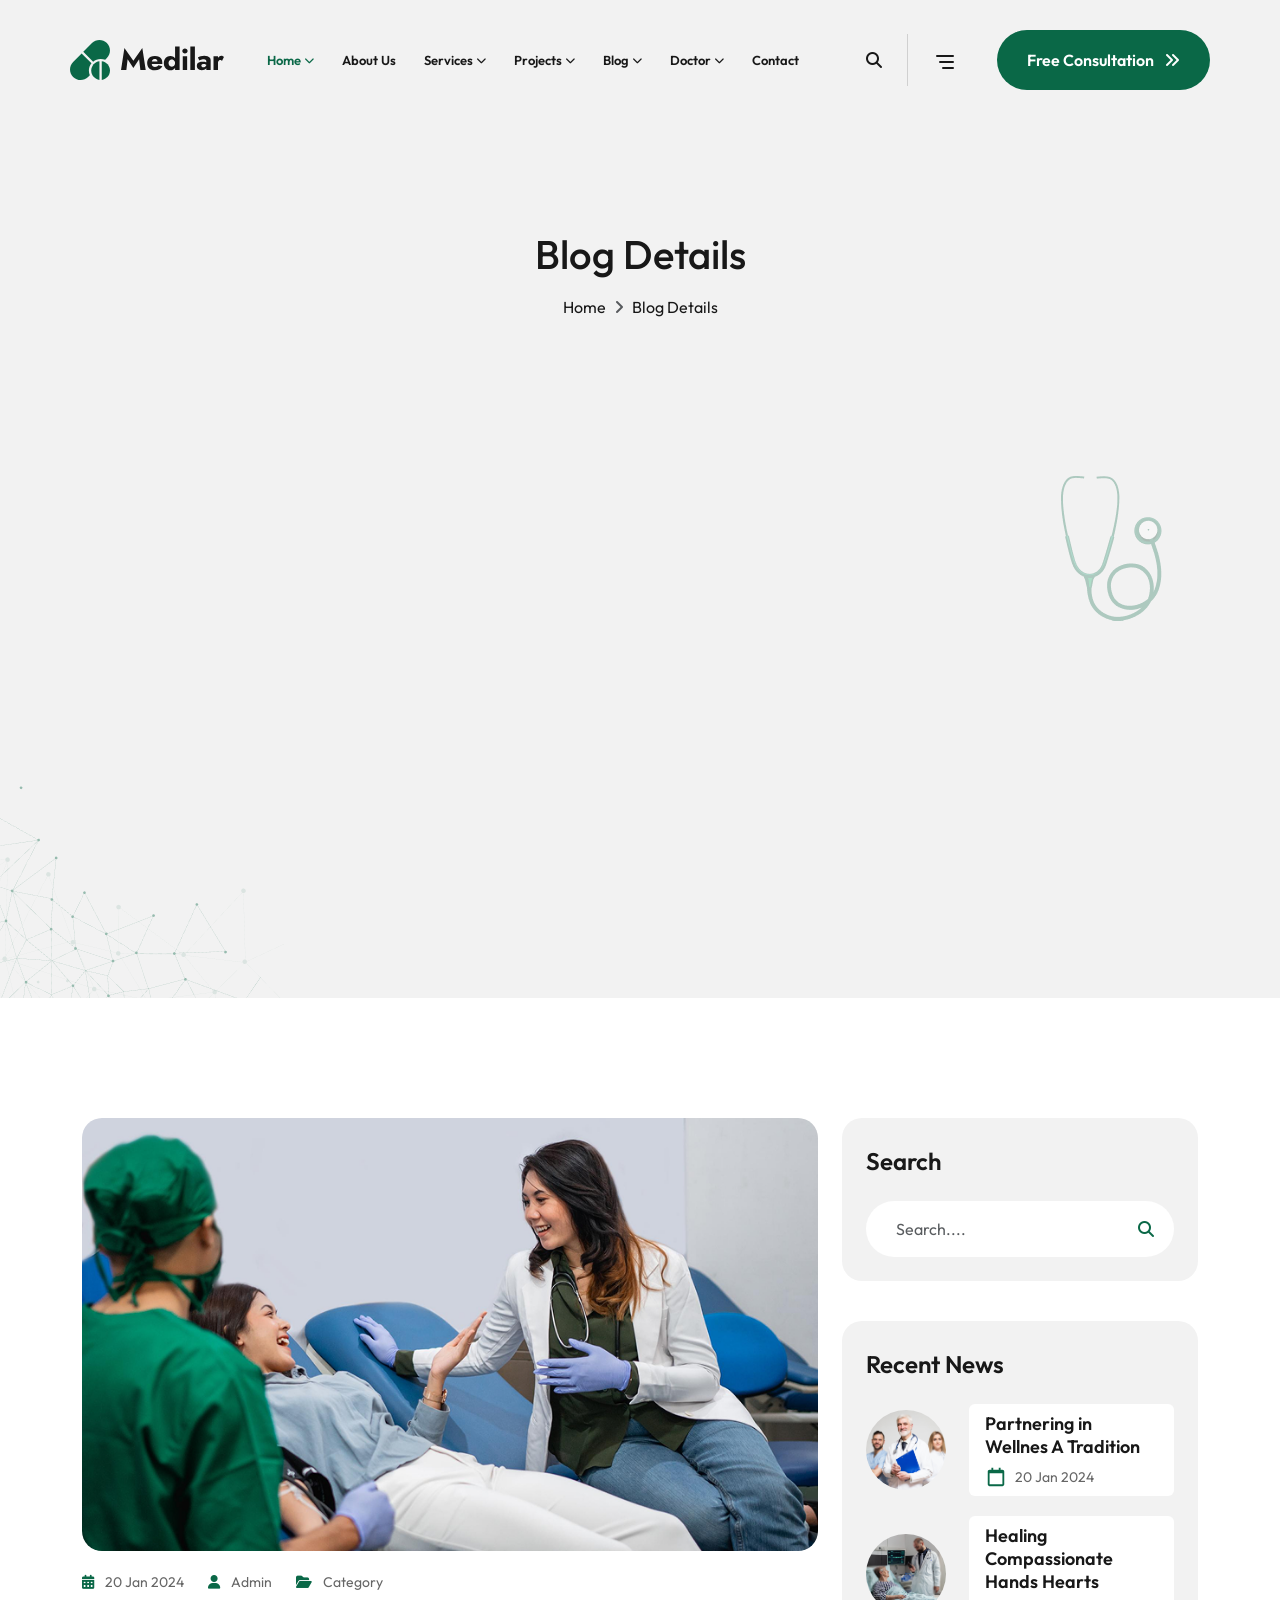
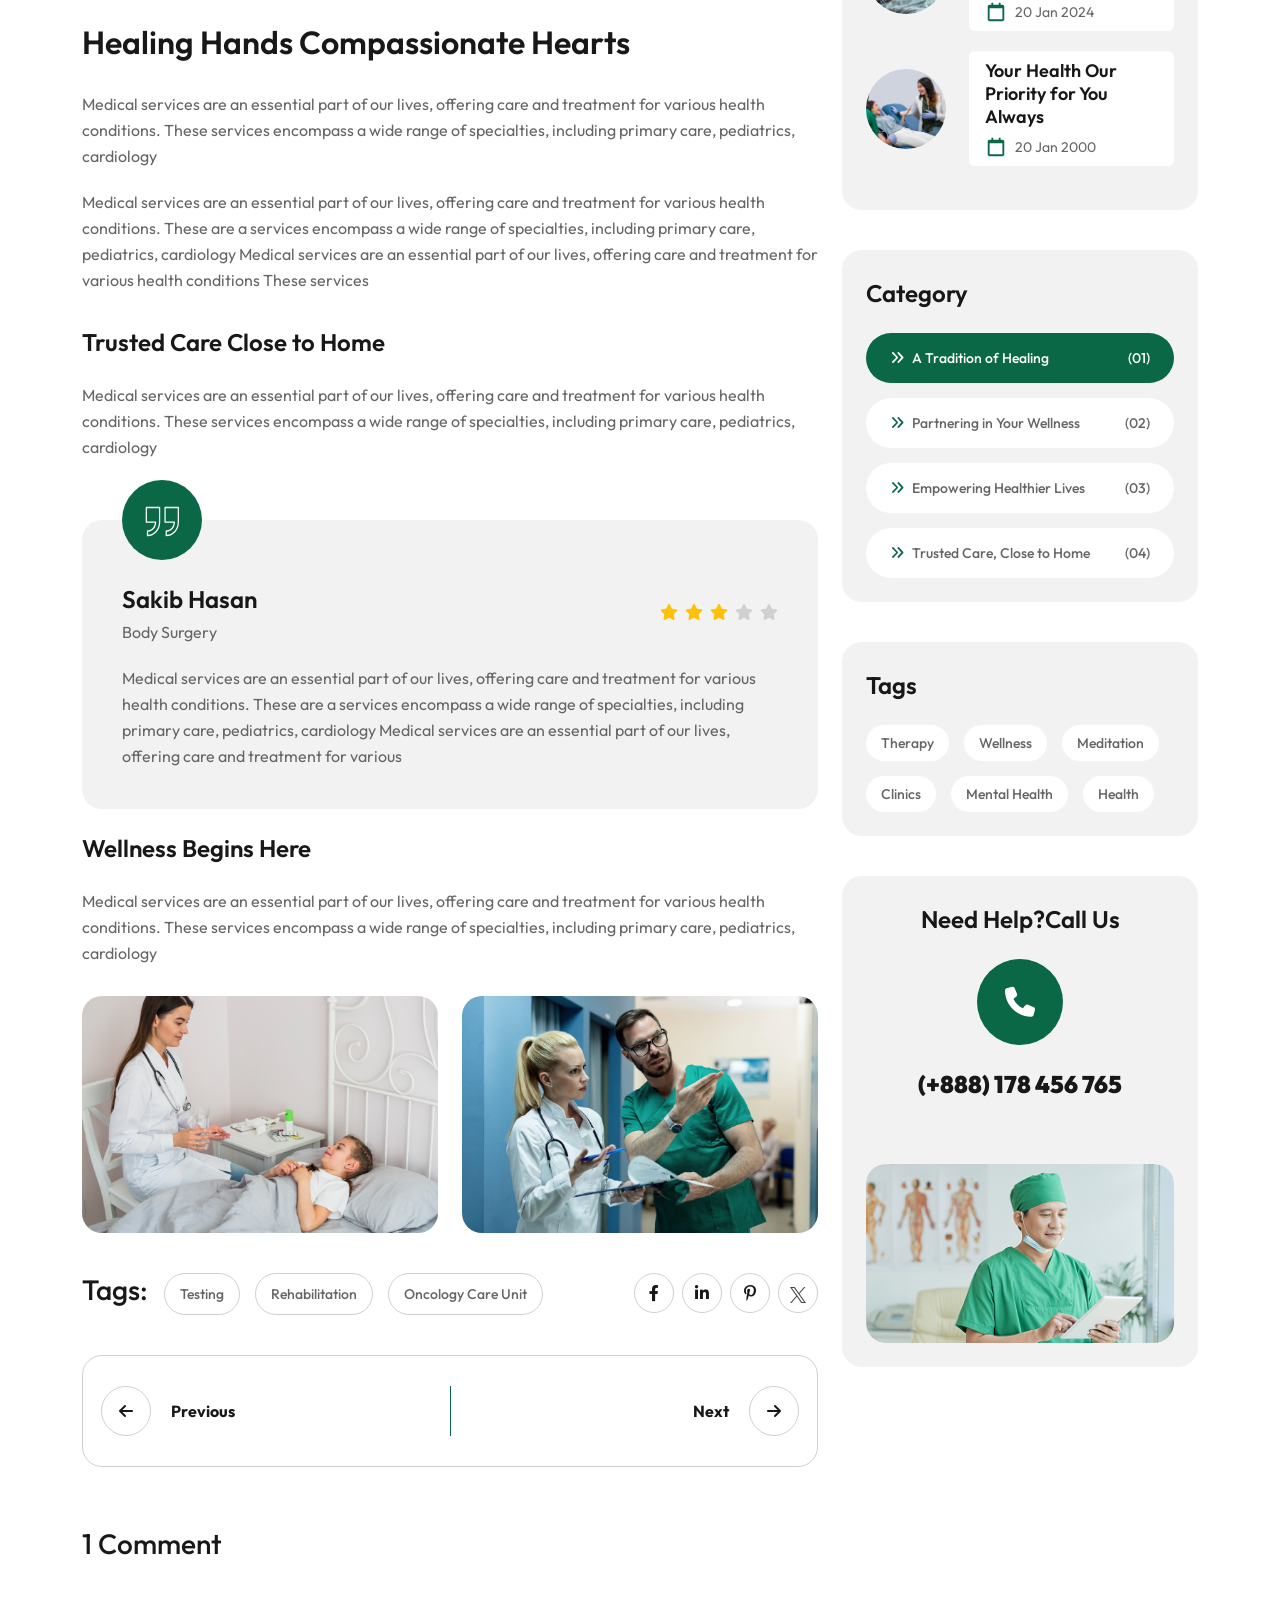
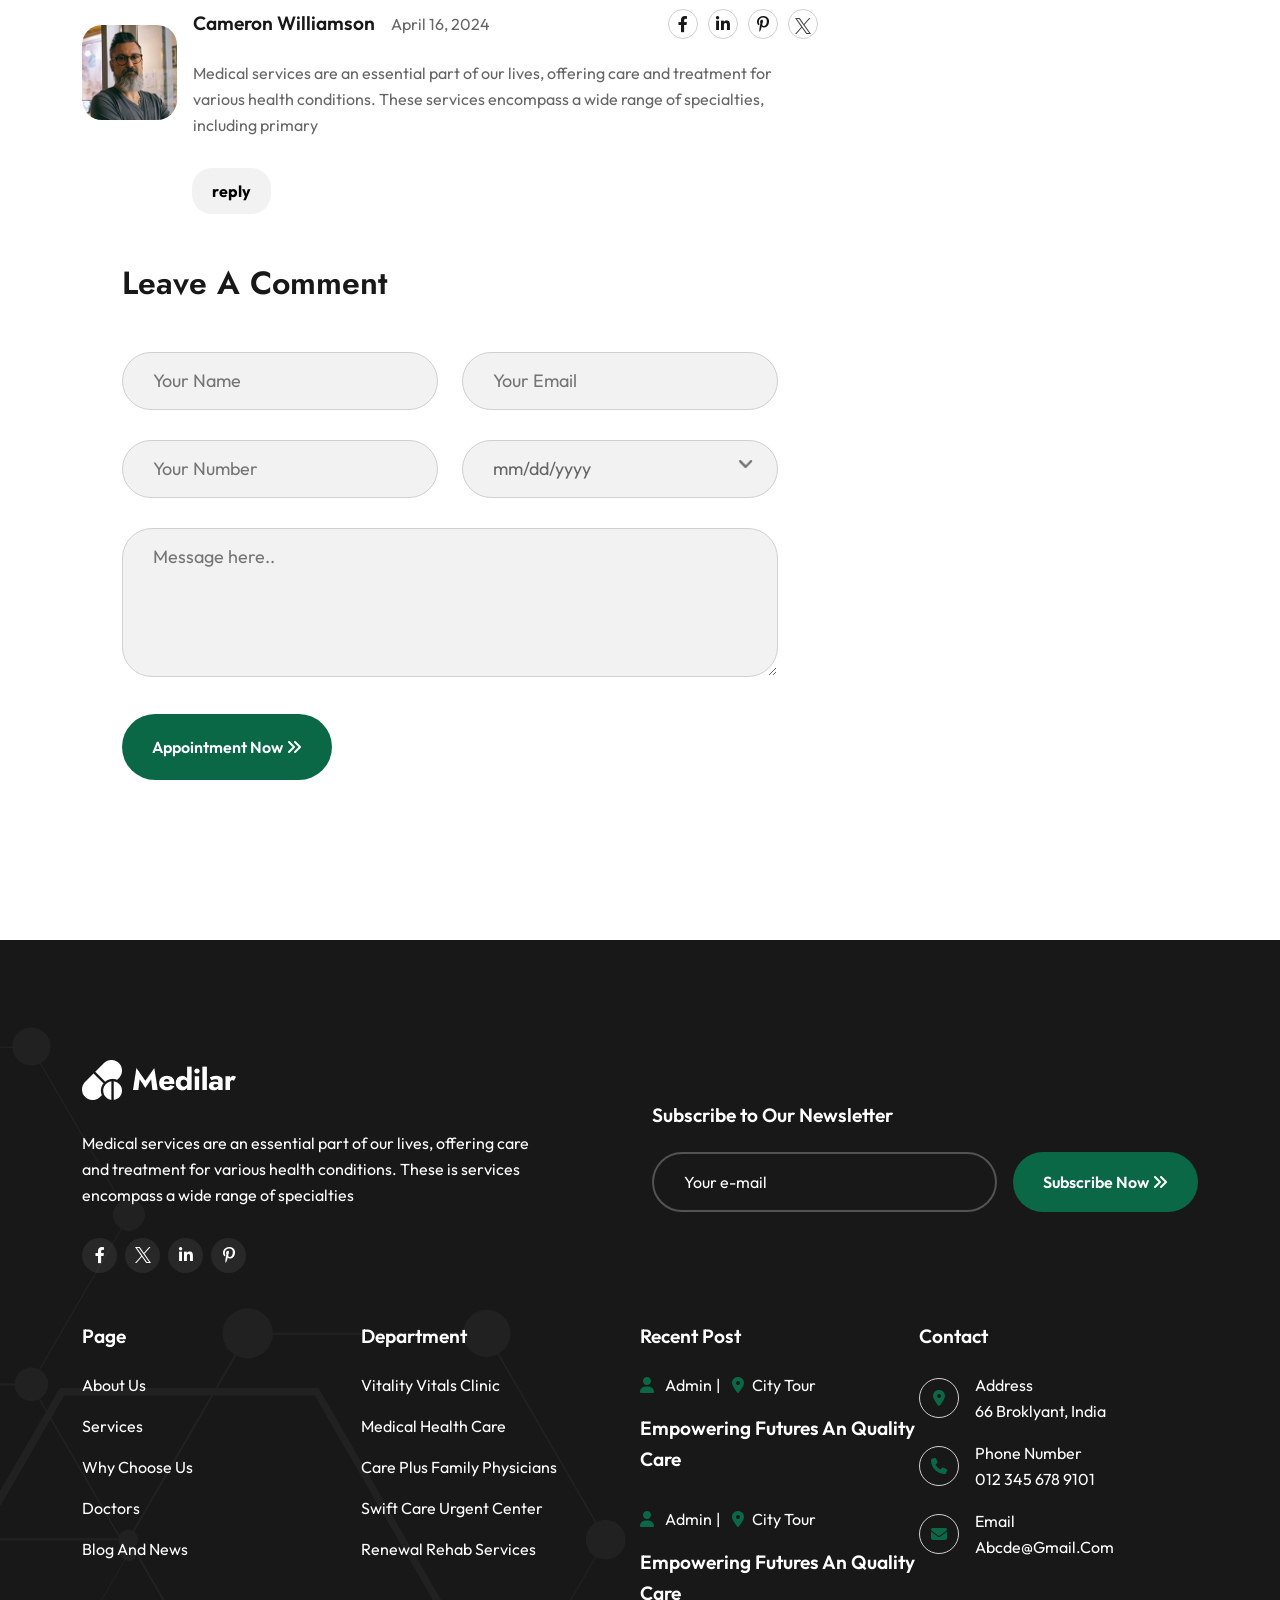
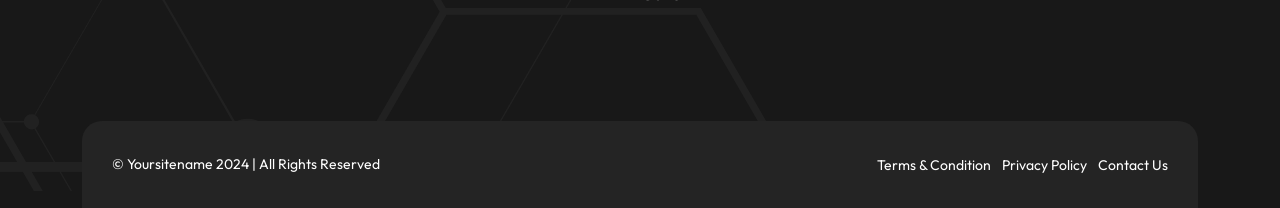
<file: blog-details.html>
<!DOCTYPE html>
<html lang="en">

<head>
  <!-- Required meta tags -->
  <meta charset="UTF-8">
  <meta http-equiv="X-UA-Compatible" content="IE=edge">
  <!-- title -->
  <title>Medilar - Medical & Health HTML Template</title>
  <meta name="description" content="Bricklix - Modern Construction & Building HTML Template">
  <meta name="viewport"
    content="width=device-width, initial-scale=1.0, maximum-scale=5.0, minimum-scale=1.0, user-scalable=yes">
  <!-- Favicon -->
  <link rel="shortcut icon" type="image/x-icon" href="assets/img/fevicon.svg">
  <!-- Place favicon.ico in the root directory -->

  <!-- CSS start here -->
  <link rel="stylesheet" href="assets/css/bootstrap.min.css">
  <link rel="stylesheet" href="assets/fontawsome/css/fontawesome.css">
  <link rel="stylesheet" href="assets/css/slick.css">
  <link rel="stylesheet" href="assets/css/magnific-popup.css">
  <link rel="stylesheet" href="assets/css/animate.min.css">
  <link rel="stylesheet" href="assets/css/odometer.css">
  <link rel="stylesheet" href="assets/css/style.css">
  <!-- CSS end here -->
</head>

<body>
  <!-- Header section start -->
  <header class="cm-header-section w-100 gray-bg" id="sticky-header">
    <nav class="navbar p-0 navbar-expand-xl d-none d-xl-flex ">
      <div class="container header-one-container mb-2">

        <a href="index.html">
          <img src="assets/img/logo/logo.svg" alt="logo">
        </a>
        <button class="navbar-toggler" type="button" data-bs-toggle="collapse" data-bs-target="#navbarSupportedContent"
          aria-controls="navbarSupportedContent" aria-expanded="false" aria-label="Toggle navigation">
          <span class="navbar-toggler-icon"></span>
        </button>
        <div class="collapse navbar-collapse" id="navbarSupportedContent">
          <ul class="navbar-nav mx-auto mb-lg-0">
            <li class="nav-item">
              <a class="nav-link active" aria-current="page" href="#">
                Home <i class="fas fa-chevron-down"></i>
              </a>
              <ul class="sub-menu list-unstyled">
                <li>
                  <a href="index.html">Home One</a>
                </li>
                <li>
                  <a href="home.html">Home Two</a>
                </li>
              </ul>
            </li>
            <li class="nav-item">
              <a class="nav-link" href="about.html">
                About Us
              </a>
            </li>
            <li class="nav-item">
              <a class="nav-link" href="#">
                Services <i class="fas fa-chevron-down"></i>
              </a>
              <ul class="sub-menu list-unstyled">
                <li>
                  <a href="services.html">Service Single</a>
                </li>
                <li>
                  <a href="service-details.html">Service Details</a>
                </li>
              </ul>
            </li>
            <li class="nav-item">
              <a class="nav-link" href="#">
                Projects <i class="fas fa-chevron-down"></i>
              </a>
              <ul class="sub-menu list-unstyled">
                <li>
                  <a href="projects.html">Project Single</a>
                </li>
                <li>
                  <a href="project-details.html">Project Details</a>
                </li>
              </ul>
            </li>
            <li class="nav-item">
              <a class="nav-link" href="#">
                Blog <i class="fas fa-chevron-down"></i>
              </a>
              <ul class="sub-menu list-unstyled">
                <li>
                  <a href="blog.html">Blog Single</a>
                </li>
                <li>
                  <a href="blog-details.html">Blog Details</a>
                </li>
              </ul>
            </li>
            <li class="nav-item">
              <a class="nav-link" href="#">
                Doctor <i class="fas fa-chevron-down"></i>
              </a>
              <ul class="sub-menu list-unstyled">
                <li>
                  <a href="doctors.html">Doctor Single</a>
                </li>
                <li>
                  <a href="doctor-details.html">Doctor Details</a>
                </li>
              </ul>
            </li>
            <li class="nav-item">
              <a class="nav-link" href="contact.html">
                Contact
              </a>
            </li>
          </ul>

          <div class="search-btn">
            <i class="fa fa-search" aria-hidden="true"></i>
          </div>
          <div class="mobile-menu-icon mr-40">
            <svg xmlns="http://www.w3.org/2000/svg" width="24" height="24" viewBox="0 0 24 24" fill="none"
              stroke="currentColor" stroke-width="2" stroke-linecap="round" stroke-linejoin="round"
              class="icon icon-tabler icons-tabler-outline icon-tabler-menu-deep">
              <path stroke="none" d="M0 0h24v24H0z" fill="none" />
              <path d="M4 6h16" />
              <path d="M7 12h13" />
              <path d="M10 18h10" />
            </svg>
          </div>
          <a href="#" class="theme-btn btn-primary active">Free Consultation <i
              class="fa fa-angle-double-right btn-icon" aria-hidden="true"></i></a>
        </div>

      </div>
    </nav>
    <!-- mobile navbar part start -->
    <div class="mobile-menu-area d-block d-xl-none">
      <div class="container-md">
        <div class="mobile-topbar">
          <div class="d-flex justify-content-between align-items-center">
            <div class="logo">
              <a href="index.html"> <img src="assets/img/logo/logo.svg" alt="logo"></a>
            </div>
            <div class="bars">
              <i class="fas fa-bars"></i>
            </div>
          </div>
        </div>
      </div>
      <div class="mobile-menu-overlay"></div>
      <div class="mobile-menu-main">
        <div class="logo">
          <a href="index.html"><img src="assets/img/logo/logo.svg" alt="logo"></a>
        </div>
        <div class="close-mobile-menu"><i class="fas fa-times"></i></div>
        <div class="menu-body">
          <div class="menu-list">
            <ul class="list-unstyled">
              <li class="sub-mobile-menu">
                <a href="#">Home <i class="fas fa-chevron-down float-end"></i></a>
                <ul class="list-unstyled">
                  <li><a href="index.html">Home One</a></li>
                  <li><a href="home.html">Home Two</a></li>
                </ul>
              </li>
              <li class="sub-mobile-menu">
                <a href="about.html">About Us</a>
              </li>
              <li class="sub-mobile-menu">
                <a href="#">Services <i class="fas fa-chevron-down float-end"></i></a>
                <ul class="list-unstyled">
                  <li>
                    <a href="services.html">Service Single</a>
                  </li>
                  <li>
                    <a href="service-details.html">Service Details</a>
                  </li>
                </ul>
              </li>
              <li class="sub-mobile-menu">
                <a href="#">Projects <i class="fas fa-chevron-down float-end"></i></a>
                <ul class="list-unstyled">
                  <li>
                    <a href="projects.html">Project Single</a>
                  </li>
                  <li>
                    <a href="project-details.html">Project Details</a>
                  </li>
                </ul>
              </li>
              <li class="sub-mobile-menu">
                <a href="#">Blog <i class="fas fa-chevron-down float-end"></i></a>
                <ul class="list-unstyled">
                  <li>
                    <a href="blog.html">Blog Single</a>
                  </li>
                  <li>
                    <a href="blog-details.html">Blog Details</a>
                  </li>
                </ul>
              </li>
              <li class="sub-mobile-menu">
                <a href="contact.html">Contact</a>
              </li>
            </ul>
          </div>
        </div>

      </div>
    </div>
    <!-- mobile navbar part end -->
  </header>
  <!-- Header section end -->

  <!-- Main area start -->
  <main>
    <!-- breadcrumb section start -->
    <section class="cm-banner-section cm-breadcrumb gray-bg position-relative overflow-hidden custom-wrapper-hover">
      <div class="breadcrumb-content">
        <h2 class="breadcrumb-title text-center">Blog Details</h2>
        <nav aria-label="breadcrumb">
          <ol class="breadcrumb justify-content-center mb-0">
            <li class="breadcrumb-item"><a href="/">Home</a></li>
            <li class="breadcrumb-item active" aria-current="page">Blog Details</li>
          </ol>
        </nav>
      </div>
    </section>
    <!-- breadcrumb section end -->

    <!-- service section start -->
    <section class="services-section pt-120 pb-0">
      <div class="container-md">
        <div class="row g-4">
          <div class="col-md-8 recent-blog-section1 blog-page">
            <img class="img-fluid rounded-20 mb-20 flip-up" src="assets/img/blogs/details/1.png" alt="">
            <div class="d-flex gap-4 blog-meta mb-20">
              <p class="text-small"><i class="me-2  fas fa-calendar-days"></i> 20 Jan 2024</p>
              <p class="text-small"><i class="me-2  fas fa-user"></i> Admin</p>
              <p class="text-small"><i class="me-2  fas fa-folder-open"></i> Category</p>
            </div>
            <h2 class="heading-style2">Healing Hands Compassionate Hearts</h2>
            <p class="mb-20">Medical services are an essential part of our lives, offering care and treatment for
              various health
              conditions. These services encompass a wide range of specialties, including primary care, pediatrics,
              cardiology</p>
            <p class="mb-30">Medical services are an essential part of our lives, offering care and treatment for
              various health
              conditions. These are a services encompass a wide range of specialties, including primary care,
              pediatrics, cardiology Medical services are an essential part of our lives, offering care and treatment
              for various health conditions These services </p>

            <h2 class="heading-style4 mt-20">Trusted Care Close to Home</h2>

            <p class="mb-60">Medical services are an essential part of our lives, offering care and treatment for
              various health
              conditions. These services encompass a wide range of specialties, including primary care, pediatrics,
              cardiology</p>

            <div class="testimonial-box blog-page gray-bg rounded-20">
              <div class="quote-icon">
                <svg width="80" height="80" viewBox="0 0 80 80" fill="none" xmlns="http://www.w3.org/2000/svg">
                  <circle cx="40" cy="40" r="40" fill="#0A6847" />
                  <path
                    d="M43.0641 42.8666H51.6528C51.4934 44.9131 50.6455 46.8193 49.2766 48.2091C47.9076 49.5989 46.1169 50.3714 44.2578 50.3742C44.0921 50.3742 43.9331 50.447 43.8159 50.5765C43.6987 50.706 43.6328 50.8816 43.6328 51.0648V55.5091C43.6328 55.6923 43.6987 55.8679 43.8159 55.9974C43.9331 56.1269 44.0921 56.1997 44.2578 56.1997C51.2578 56.1997 56.9516 49.9088 56.9516 42.176V27.5226C56.9516 27.3394 56.8857 27.1638 56.7685 27.0343C56.6513 26.9048 56.4923 26.832 56.3266 26.832H43.0641C42.8983 26.832 42.7393 26.9048 42.6221 27.0343C42.5049 27.1638 42.4391 27.3394 42.4391 27.5226V42.176C42.4391 42.3592 42.5049 42.5348 42.6221 42.6643C42.7393 42.7938 42.8983 42.8666 43.0641 42.8666ZM43.6891 28.2131H55.7016V42.176C55.7016 48.9158 50.9041 54.4402 44.8828 54.7993V51.7305C49.3741 51.3755 52.9291 47.2253 52.9291 42.176C52.9291 41.9929 52.8632 41.8172 52.746 41.6877C52.6288 41.5582 52.4698 41.4855 52.3041 41.4855H43.6891V28.2131ZM24.3203 42.8666H32.9103C32.7511 44.9132 31.9034 46.8196 30.5344 48.2095C29.1653 49.5993 27.3745 50.3717 25.5153 50.3742C25.3496 50.3742 25.1906 50.447 25.0734 50.5765C24.9562 50.706 24.8903 50.8816 24.8903 51.0648V55.5091C24.8903 55.6923 24.9562 55.8679 25.0734 55.9974C25.1906 56.1269 25.3496 56.1997 25.5153 56.1997C32.5153 56.1997 38.2091 49.9088 38.2091 42.176V27.5226C38.2091 27.3394 38.1432 27.1638 38.026 27.0343C37.9088 26.9048 37.7498 26.832 37.5841 26.832H24.3203C24.1546 26.832 23.9956 26.9048 23.8784 27.0343C23.7612 27.1638 23.6953 27.3394 23.6953 27.5226V42.176C23.6953 42.3592 23.7612 42.5348 23.8784 42.6643C23.9956 42.7938 24.1546 42.8666 24.3203 42.8666ZM24.9453 28.2131H36.9591V42.176C36.9591 48.9158 32.1603 54.4402 26.1403 54.7993V51.7305C30.6316 51.3755 34.1853 47.2253 34.1853 42.176C34.1853 41.9929 34.1195 41.8172 34.0023 41.6877C33.885 41.5582 33.7261 41.4855 33.5603 41.4855H24.9453V28.2131Z"
                    fill="white" />
                </svg>

              </div>

              <div class="d-flex justify-content-between align-items-center mb-20">
                <div class="">
                  <h2 class="heading-style4 mb-0">Sakib Hasan</h2>
                  <p>Body Surgery</p>
                </div>
                <span class="item-value ">
                  <i class="fas fa-star text-yellow"></i>
                  <i class="fas fa-star text-yellow ms-1"></i>
                  <i class="fas fa-star text-yellow ms-1"></i>
                  <i class="fas fa-star ms-1 text-gray-200"></i>
                  <i class="fas fa-star ms-1 text-gray-200"></i>
                </span>
              </div>
              <p>Medical services are an essential part of our lives, offering care and treatment for various health
                conditions. These are a services encompass a wide range of specialties, including primary care,
                pediatrics, cardiology Medical services are an essential part of our lives, offering care and treatment
                for various </p>
            </div>

            <h2 class="heading-style4 mt-20">Wellness Begins Here</h2>
            <p class="mb-30">Medical services are an essential part of our lives, offering care and treatment for
              various health
              conditions. These services encompass a wide range of specialties, including primary care, pediatrics,
              cardiology</p>
            <div class="row row-cols-md-2 row-cols-1 mb-40 g-4">
              <div class="col">
                <img class="img-fluid rounded-20 flip-up" src="assets/img/blogs/details/2.png" alt="">
              </div>
              <div class="col">
                <img class="img-fluid rounded-20 flip-up" src="assets/img/blogs/details/3.png" alt="">
              </div>
            </div>
            <div
              class="custom-details-card flex-wrap gap-3 gap-md-0 tags-card d-flex justify-content-between p-0 mb-40">
              <h3 class="heading-style3 me-3">Tags:</h3>
              <div class="card-list d-flex flex-wrap flex-md-nowrap flex-row tags-list gap-2">
                <a href="#" class="border align-items-center flip-up">Testing</a>
                <a href="" class="border align-items-center flip-up">Rehabilitation</a>
                <a href="" class="border align-items-center flip-up">Oncology Care Unit</a>
              </div>
              <div class="social-icons d-flex gap-1">
                <a href="#" class="flip-up social-icon rounded-circle justify-content-center align-items-center d-flex">
                  <i class="fab fa-facebook-f"></i>
                </a>
                <a href="#" class="flip-up social-icon rounded-circle justify-content-center align-items-center d-flex">
                  <i class="fab fa-linkedin-in"></i>
                </a>
                <a href="#" class="flip-up social-icon rounded-circle justify-content-center align-items-center d-flex">
                  <i class="fab fa-pinterest-p"></i>
                </a>
                <a href="#" class="flip-up social-icon rounded-circle justify-content-center align-items-center d-flex">
                  <span>
                    <svg width="16" height="16" viewBox="0 0 16 16" fill="none" xmlns="http://www.w3.org/2000/svg">
                      <path opacity="0.8"
                        d="M9.52217 6.77491L15.4785 0H14.0671L8.89516 5.88256L4.76437 0H0L6.24656 8.89547L0 16H1.41155L6.87321 9.78782L11.2356 16H16L9.52183 6.77491H9.52217ZM7.58887 8.97384L6.95596 8.08805L1.92015 1.03974H4.0882L8.15216 6.72795L8.78507 7.61374L14.0677 15.0075H11.8997L7.58887 8.97418V8.97384Z"
                        fill="#181818" />
                    </svg>
                  </span>
                </a>


              </div>
            </div>
            <div class="paginate-blog rounded-20 border ">
              <div class="row align-items-center justify-content-between">
                <div class="col border-end px-0">
                  <div class="d-flex justify-content-start align-items-center">
                    <a href="">
                      <i class="fas fa-arrow-left"></i>
                    </a>
                    <b>Previous</b>
                  </div>
                </div>
                <div class="col px-0">
                  <div class="d-flex justify-content-end align-items-center">

                    <b>Next</b>
                    <a href="">
                      <i class="fas fa-arrow-right"></i>
                    </a>
                  </div>
                </div>
              </div>
            </div>
            <h3 class="heading-style3 mb-5">1 Comment</h3>
            <div class="blog-comments">
              <div class="flip-up comment d-flex gap-3 mb-30 align-items-center flex-column flex-md-row">
                <div class="user-image">
                  <img class="rounded-20 overflow-hidden" src="assets/img/blogs/details/4.png" alt="">
                </div>
                <div class="">
                  <div class=" d-flex flex-wrap flex-md-nowrap align-items-center justify-content-between mb-20 gap-3">
                    <div class="d-flex align-items-center gap-3">
                      <h2 class="heading-style5 mb-0 ">Cameron Williamson</h2>
                      <p>April 16, 2024</p>
                    </div>
                    <div class="social-icons d-flex gap-1">
                      <a href="#" class="social-icon rounded-circle justify-content-center align-items-center d-flex">
                        <i class="fab fa-facebook-f"></i>
                      </a>
                      <a href="#" class="social-icon rounded-circle justify-content-center align-items-center d-flex">
                        <i class="fab fa-linkedin-in"></i>
                      </a>
                      <a href="#" class="social-icon rounded-circle justify-content-center align-items-center d-flex">
                        <i class="fab fa-pinterest-p"></i>
                      </a>
                      <a href="#" class="social-icon rounded-circle justify-content-center align-items-center d-flex">
                        <span>
                          <svg width="16" height="16" viewBox="0 0 16 16" fill="none"
                            xmlns="http://www.w3.org/2000/svg">
                            <path opacity="0.8"
                              d="M9.52217 6.77491L15.4785 0H14.0671L8.89516 5.88256L4.76437 0H0L6.24656 8.89547L0 16H1.41155L6.87321 9.78782L11.2356 16H16L9.52183 6.77491H9.52217ZM7.58887 8.97384L6.95596 8.08805L1.92015 1.03974H4.0882L8.15216 6.72795L8.78507 7.61374L14.0677 15.0075H11.8997L7.58887 8.97418V8.97384Z"
                              fill="#181818"></path>
                          </svg>
                        </span>
                      </a>
                    </div>
                  </div>
                  <p>Medical services are an essential part of our lives, offering care and treatment for various health
                    conditions. These services encompass a wide range of specialties, including primary </p>
                </div>
              </div>
              <button class="flip-up gray-bg btn-light rounded-20 replay-btn border-0"><b>reply</b></button>
            </div>
            <div class="contact-with-us-h contact-page ">
              <div class="contact-form-section b-details  shadow-0 ">
                <h2 class="heading-style2 mb-30">Leave A Comment</h2>
                <form>
                  <div class="row row-cols-md-2 row-cols-1 g-4 mt-0">
                    <div class="form-group mt-0">
                      <input type="text" id="name" name="name" placeholder="Your Name">
                    </div>
                    <div class="form-group mt-0">
                      <input type="email" id="email" name="email" placeholder="Your Email">
                    </div>
                    <div class="form-group mt-0">
                      <input type="text" id="number" name="number" placeholder="Your Number">
                    </div>
                    <div class="form-group from-group2 mt-0">
                      <input type="date" id="date" name="date">
                    </div>
                  </div>

                  <div class="form-group">
                    <textarea id="message" name="message" placeholder="Message here.."></textarea>
                  </div>

                  <button type="submit" class="btn-appointment flip-up">
                    Appointment Now <i class="fa fa-angle-double-right btn-icon" aria-hidden="true"></i>
                  </button>
                </form>
              </div>
            </div>

          </div>
          <div class="col-md-4">
            <div class="custom-details-card tags-card rounded-20 gray-bg mb-40">
              <h3 class="heading-style4 mb-30">Search</h3>
              <div class="search-input-box">
                <div class="search-wrapper position-relative" style="max-width: 400px;">
                  <input type="text" class="form-control search-field pe-5" placeholder="Search...."
                    aria-label="Search">
                  <button type="submit" class="btn search-icon position-absolute top-50 end-0 translate-middle-y me-2"
                    aria-label="Search">
                    <i class="fas fa-search"></i>
                  </button>
                </div>
              </div>
            </div>
            <div class="custom-details-card rounded-20 gray-bg mb-40">
              <h3 class="heading-style4 mb-30">Recent News</h3>
              <div class="flip-up row justify-content-between align-items-center mb-20 recent-blog-item g-0">
                <div class="col-4 px-0">
                  <img class="rounded-circle overflow-hidden object-fit-cover img-fluid"
                    src="assets/img/blogs/recent-blog/1.png" alt="">
                </div>
                <div class="col-8 px-0">
                  <div class="card border-0 rounded">
                    <div class="card-body  px-3 py-2">
                      <h3 class="heading-style6 mb-2">Partnering in Wellnes A Tradition </h3>
                      <div class="d-flex align-items-center">
                        <svg width="22" height="22" viewBox="0 0 25 25" fill="none" xmlns="http://www.w3.org/2000/svg">
                          <path
                            d="M3.125 6.25016V8.3335V20.8335C3.125 21.9825 4.05937 22.9168 5.20833 22.9168H19.7917C20.9406 22.9168 21.875 21.9825 21.875 20.8335V8.3335V6.25016C21.875 5.1012 20.9406 4.16683 19.7917 4.16683H17.7083V2.0835H15.625V4.16683H9.375V2.0835H7.29167V4.16683H5.20833C4.05937 4.16683 3.125 5.1012 3.125 6.25016ZM19.7937 20.8335H5.20833V8.3335H19.7917L19.7937 20.8335Z"
                            fill="#0A6847" />
                        </svg>
                        <p class="ms-2 blog-date text-small">20 Jan 2024</p>
                      </div>
                    </div>
                  </div>
                </div>
              </div>
              <div class="flip-up row justify-content-between align-items-center mb-20 recent-blog-item g-0">
                <div class="col-4 px-0">
                  <img class="rounded-circle overflow-hidden object-fit-cover" src="assets/img/blogs/recent-blog/2.png"
                    alt="">
                </div>
                <div class="col-8 px-0">
                  <div class="card border-0 rounded">
                    <div class="card-body  px-3 py-2">
                      <h3 class="heading-style6 mb-2">Healing Compassionate Hands Hearts </h3>
                      <div class="d-flex align-items-center">
                        <svg width="22" height="22" viewBox="0 0 25 25" fill="none" xmlns="http://www.w3.org/2000/svg">
                          <path
                            d="M3.125 6.25016V8.3335V20.8335C3.125 21.9825 4.05937 22.9168 5.20833 22.9168H19.7917C20.9406 22.9168 21.875 21.9825 21.875 20.8335V8.3335V6.25016C21.875 5.1012 20.9406 4.16683 19.7917 4.16683H17.7083V2.0835H15.625V4.16683H9.375V2.0835H7.29167V4.16683H5.20833C4.05937 4.16683 3.125 5.1012 3.125 6.25016ZM19.7937 20.8335H5.20833V8.3335H19.7917L19.7937 20.8335Z"
                            fill="#0A6847" />
                        </svg>
                        <p class="ms-2 blog-date text-small">20 Jan 2024</p>
                      </div>
                    </div>
                  </div>
                </div>
              </div>
              <div class="flip-up row justify-content-between align-items-center mb-20 recent-blog-item g-0">
                <div class="col-4 px-0">
                  <img class="rounded-circle overflow-hidden object-fit-cover" src="assets/img/blogs/recent-blog/3.png"
                    alt="">
                </div>
                <div class="col-8 px-0">
                  <div class="card border-0 rounded">
                    <div class="card-body  px-3 py-2">
                      <h3 class="heading-style6 mb-2">Your Health Our Priority for You Always</h3>
                      <div class="d-flex align-items-center">
                        <svg width="22" height="22" viewBox="0 0 25 25" fill="none" xmlns="http://www.w3.org/2000/svg">
                          <path
                            d="M3.125 6.25016V8.3335V20.8335C3.125 21.9825 4.05937 22.9168 5.20833 22.9168H19.7917C20.9406 22.9168 21.875 21.9825 21.875 20.8335V8.3335V6.25016C21.875 5.1012 20.9406 4.16683 19.7917 4.16683H17.7083V2.0835H15.625V4.16683H9.375V2.0835H7.29167V4.16683H5.20833C4.05937 4.16683 3.125 5.1012 3.125 6.25016ZM19.7937 20.8335H5.20833V8.3335H19.7917L19.7937 20.8335Z"
                            fill="#0A6847" />
                        </svg>
                        <p class="ms-2 blog-date text-small">20 Jan 2000 </p>
                      </div>
                    </div>
                  </div>
                </div>
              </div>
            </div>
            <div class="custom-details-card rounded-20 gray-bg mb-40">
              <h3 class="heading-style4 mb-30">Category</h3>
              <div class="card-list">
                <a href="#" class="active flip-up"><span><i class="me-2 fas fa-angle-double-right"></i>A Tradition of
                    Healing</span>
                  <span class="ms-0 d-block">(01)</span></a>
                <a class="flip-up" href="#"><span><i class="me-2 fas fa-angle-double-right"></i>Partnering in Your Wellness</span>
                  <span class="ms-0 d-block">(02)</span></a>
                <a class="flip-up" href="#"><span><i class="me-2 fas fa-angle-double-right"></i>Empowering Healthier Lives</span>
                  <span class="ms-0 d-block">(03)</span></a>
                <a class="flip-up" href="#"><span><i class="me-2 fas fa-angle-double-right"></i>Trusted Care, Close to Home</span>
                  <span class="ms-0 d-block">(04)</span></a>
              </div>
            </div>
            <div class="custom-details-card tags-card rounded-20 gray-bg mb-40">
              <h3 class="heading-style4 mb-30">Tags</h3>
              <div class="card-list d-flex flex-row flex-wrap gap-1 tags-list">
                <a href="#" class="flip-up">Therapy</a>
                <a href="#" class="flip-up">Wellness</a>
                <a href="#" class="flip-up">Meditation</a>
                <a href="#" class="flip-up">Clinics</a>
                <a href="#" class="flip-up">Mental Health</a>
                <a href="#" class="flip-up">Health</a>
              </div>
            </div>
            <div class="custom-details-card need-help rounded-20 gray-bg text-center">
              <h3 class="heading-style4 mb-30 ">Need Help?Call Us</h3>
              <div class="phone-number rounded-circle d-flex justify-content-center align-items-center mx-auto">
                <i class="fas fa-phone text-white"></i>
              </div>
              <h2 class="phone-text mt-20 heading-style4"><a href="tel:+1234567890"><strong>(+888) 178 456
                    765</strong></a></h2>
              <img class="rounded-20 overflow-hidden img-fluid mt-40" src="/assets/img/need-help/need-help.png" alt="">
            </div>
          </div>
        </div>
      </div>
    </section>
    <!-- service section end -->
  </main>
  <!-- Main area end -->
  <!-- Back to top button start -->
  <button class="scroll-to-top position-fixed">
    <i class="fas fa-chevron-up"></i>
  </button>
  <!-- Back to top button end -->
  <!-- Footer section start -->
  <footer class="footer-section home footer-bg pt-120 mt-120">
    <div class="container-md">
      <div class="row g-4 align-items-center">
        <div class="col-md-5">
          <div class="mb-30">
            <a href=""><img src="assets/img/logo/logo-white.png" alt=""></a>
          </div>
          <p class="text-white mb-30">Medical services are an essential part of our lives, offering care and treatment
            for various health
            conditions. These is services encompass a wide range of specialties</p>
          <div class="social-icons d-flex gap-2">
            <a href="#" class="social-icon rounded-circle justify-content-center align-items-center d-flex">
              <i class="fab fa-facebook-f"></i>
            </a>
            <a href="#" class="social-icon rounded-circle justify-content-center align-items-center d-flex">
              <svg width="16" height="16" viewBox="0 0 16 16" fill="none" xmlns="http://www.w3.org/2000/svg">
                <path
                  d="M9.52217 6.77491L15.4785 0H14.0671L8.89516 5.88256L4.76437 0H0L6.24656 8.89547L0 16H1.41155L6.87321 9.78782L11.2356 16H16L9.52217 6.77491ZM7.58887 8.97384L6.95596 8.08805L1.92015 1.03974H4.0882L8.15216 6.72795L8.78507 7.61374L14.0677 15.0075H11.8997L7.58887 8.97384Z"
                  fill="white" />
              </svg>

            </a>
            <a href="#" class="social-icon rounded-circle justify-content-center align-items-center d-flex">
              <i class="fab fa-linkedin-in"></i>
            </a>
            <a href="#" class="social-icon rounded-circle justify-content-center align-items-center d-flex">
              <i class="fab fa-pinterest-p"></i>
            </a>
          </div>
        </div>
        <div class="col-md-1"></div>
        <div class="col-md-6">
          <h2 class="footer-subtitle heading-style5 text-white mb-30">Subscribe to Our Newsletter</h2>
          <form class="footer-newsletter mb-20">
            <div class="d-flex flex-wrap flex-lg-nowrap gap-3">
              <input type="email" class="form-control" placeholder="Your e-mail">
              <button class="theme-btn btn-primary active text-nowrap" type="submit">Subscribe Now <i
                  class="fas fa-angle-double-right"></i> </button>
            </div>
          </form>

        </div>
      </div>
      <div class="row g-5 g-md-0 mt-5">
        <!-- Page Links -->
        <div class="col-lg-3 col-md-6">
          <h2 class="heading-style5 text-white mb-30">Page</h2>
          <ul class="list-unstyled footer-links">
            <li><a href="#"> About Us</a></li>
            <li><a href="#"> Services</a></li>
            <li><a href="#"> Why Choose Us</a></li>
            <li><a href="#"> Doctors</a></li>
            <li><a href="#"> Blog And News</a></li>
          </ul>
        </div>
        <!-- Department List -->
        <div class="col-lg-3 col-md-6">
          <h2 class="heading-style5 text-white mb-30">Department</h2>
          <ul class="list-unstyled footer-links">
            <li><a href="#"> Vitality Vitals Clinic</a></li>
            <li><a href="#"> Medical Health Care</a></li>
            <li><a href="#"> Care Plus Family Physicians</a></li>
            <li><a href="#"> Swift Care Urgent Center</a></li>
            <li><a href="#"> Renewal Rehab Services</a></li>
          </ul>
        </div>
        <!-- Recent Posts -->
        <div class="col-lg-3 col-md-6">
          <h2 class="heading-style5 text-white mb-30">Recent Post</h2>
          <ul class="list-unstyled footer-links">
            <li class="">
              <a href=""><i class="fas fa-user me-2"></i> Admin</a><span class="d-inline-block mx-1">|</span><a
                href=""><i class="fas fa-map-marker-alt mx-2"></i>City Tour</a><br>
              <a href="#">
                <h2 class="heading-style6 text-white mb-3">Empowering Futures An Quality Care</h2>
              </a>
            </li>
            <li class="">
              <a href=""><i class="fas fa-user me-2"></i> Admin</a><span class="d-inline-block mx-1">|</span><a
                href=""><i class="fas fa-map-marker-alt mx-2"></i>City Tour</a><br>
              <a href="#">
                <h2 class="heading-style6 text-white mb-3">Empowering Futures An Quality Care</h2>
              </a>
            </li>
          </ul>
        </div>
        <!-- Contact Info -->
        <div class="col-lg-3 col-md-6">
          <h2 class="heading-style5 text-white mb-30">Contact</h2>
          <ul class="list-unstyled footer-contact">
            <li class="d-flex align-items-center gap-3 mb-3">
              <span class="d-flex justify-content-center align-items-center rounded-circle border p-2">
                <i class="fa fa-map-marker-alt mx-auto"></i>
              </span>
              <div class="">
                <p>Address</p>
                <span>66 Broklyant, India</span>
              </div>
            </li>
            <li class="d-flex align-items-center gap-3 mb-3">
              <span class="d-flex justify-content-center align-items-center rounded-circle border p-2">
                <i class="fa fa-phone mx-auto"></i>
              </span>
              <div class="">
                <p>Phone Number</p>
                <span><a href="tel:0123456789101">012 345 678 9101</a></span>
              </div>
            </li>
            <li class="d-flex align-items-center gap-3">
              <span class="d-flex justify-content-center align-items-center rounded-circle border p-2">
                <i class="fa fa-envelope mx-auto"></i>
              </span>
              <div class="">
                <p>Email</p>
                <span><a href="mailto:Abcde@Gmail.Com">Abcde@Gmail.Com</a></span>
              </div>
            </li>
          </ul>
        </div>
      </div>

      <div
        class="footer-last d-flex flex-column flex-md-row justify-content-between align-items-center container mx-auto">
        <p class="mb-0 small">© Yoursitename 2024 | All Rights Reserved</p>
        <ul class="list-inline mb-0">
          <li class="list-inline-item"><a href="#">Terms & Condition</a></li>
          <li class="list-inline-item"><a href="#">Privacy Policy</a></li>
          <li class="list-inline-item"><a href="#">Contact Us</a></li>
        </ul>
      </div>
    </div>
  </footer>
  <!-- Footer section end -->

  <!-- JS start here -->
  <script src="assets/js/vendor/jquery-3.6.0.min.js"></script>
  <script src="assets/js/bootstrap.bundle.min.js"></script>
  <script src="assets/js/gsap.js"></script>
  <script src="assets/js/gsap-scroll-trigger.js"></script>
  <script src="assets/js/gsap-split-text.js"></script>
  <script src="assets/js/simple-parallax.js"></script>
  <script src="assets/js/jquery.appear.js"></script>
  <script src="assets/js/jquery.odometer.min.js"></script>
  <script src="assets/js/jquery.magnific-popup.min.js"></script>
  <script src="assets/js/ajax-form.js"></script>
  <script src="assets/js/slick.min.js"></script>
  <script src="assets/js/vendor/isotope.pkgd.min.js"></script>

  <script src="assets/js/script.js"></script>

  <script>
    // Initialize Isotope
    var $grid = $('.grid').isotope({
      itemSelector: '.gallery-item',
      layoutMode: 'fitRows'
    });

    // Bind filter button click
    $('#filters').on('click', 'button', function () {
      var filterValue = $(this).attr('data-filter');
      $grid.isotope({
        filter: filterValue
      });
      // Update active class
      $('#filters').find('.active').removeClass('active');
      $(this).addClass('active');
    });
  </script>
  <!-- JS end here -->
</body>

</html>
</file>
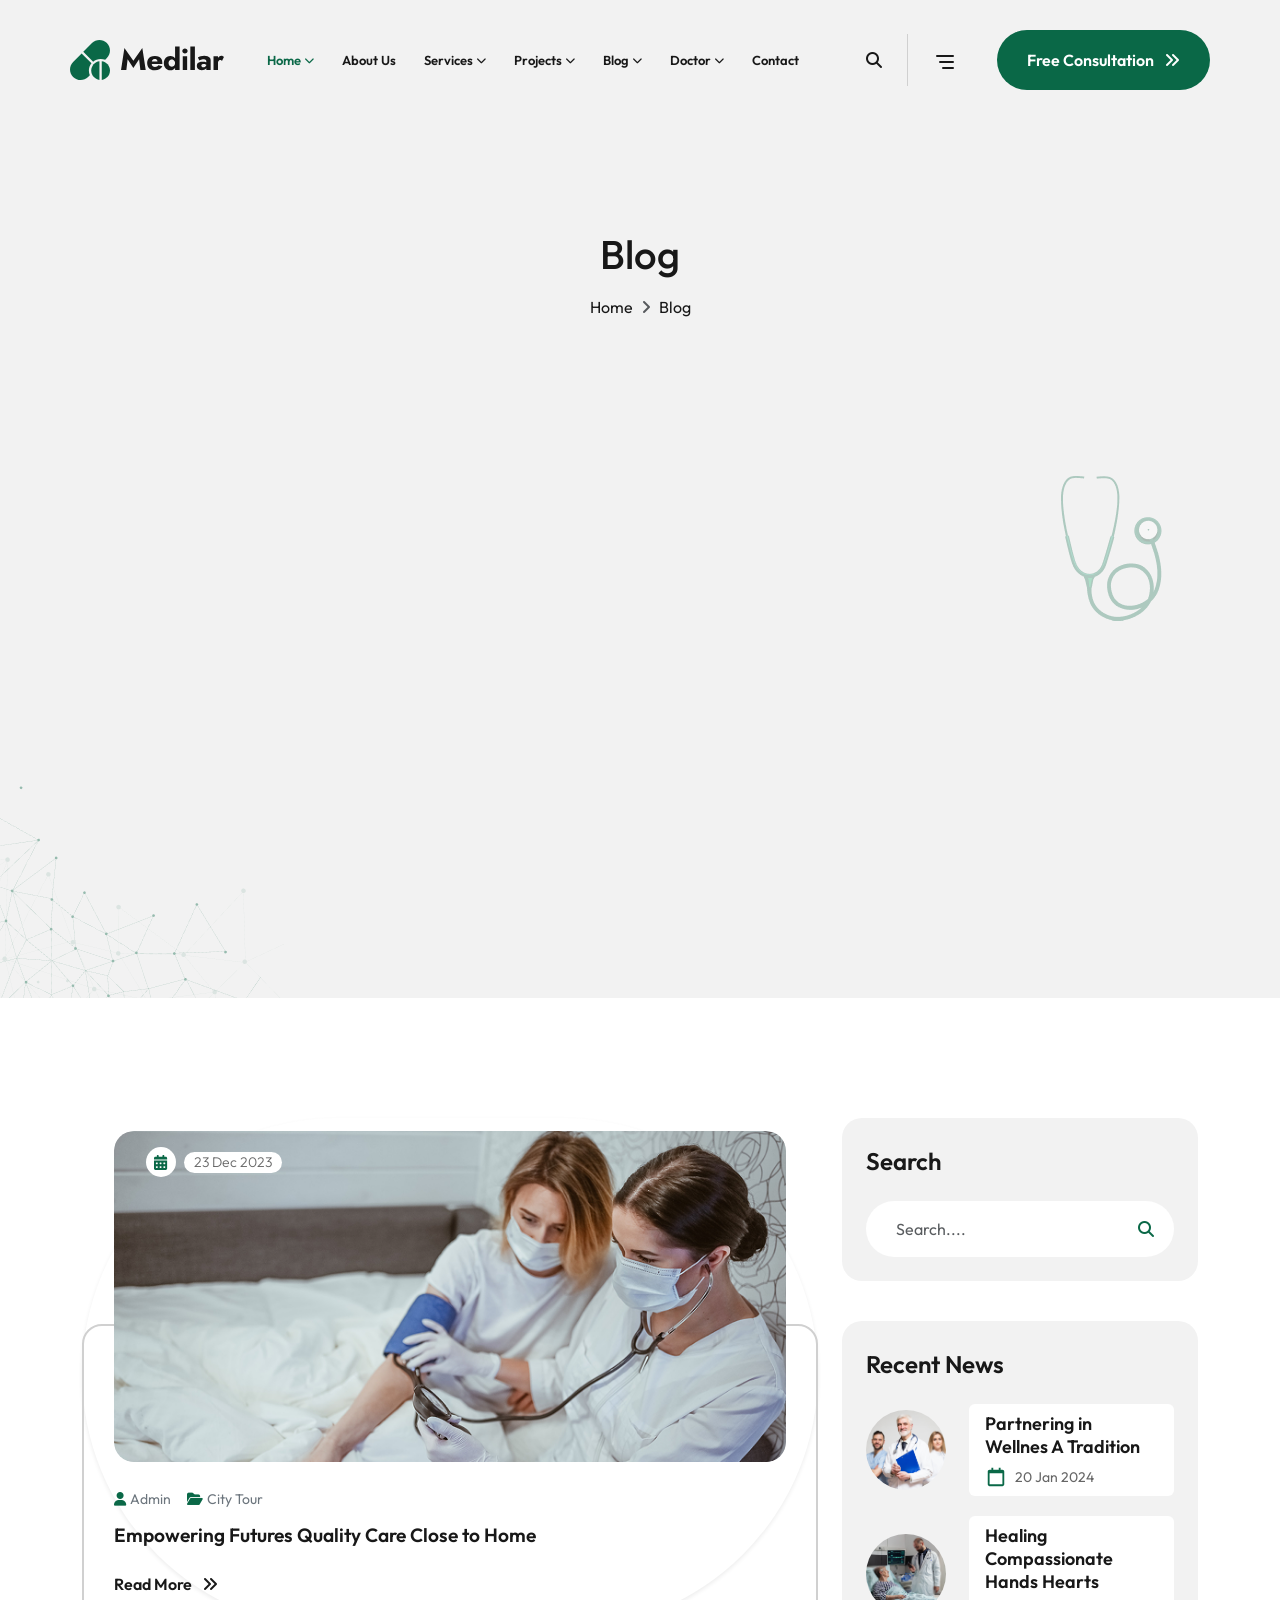
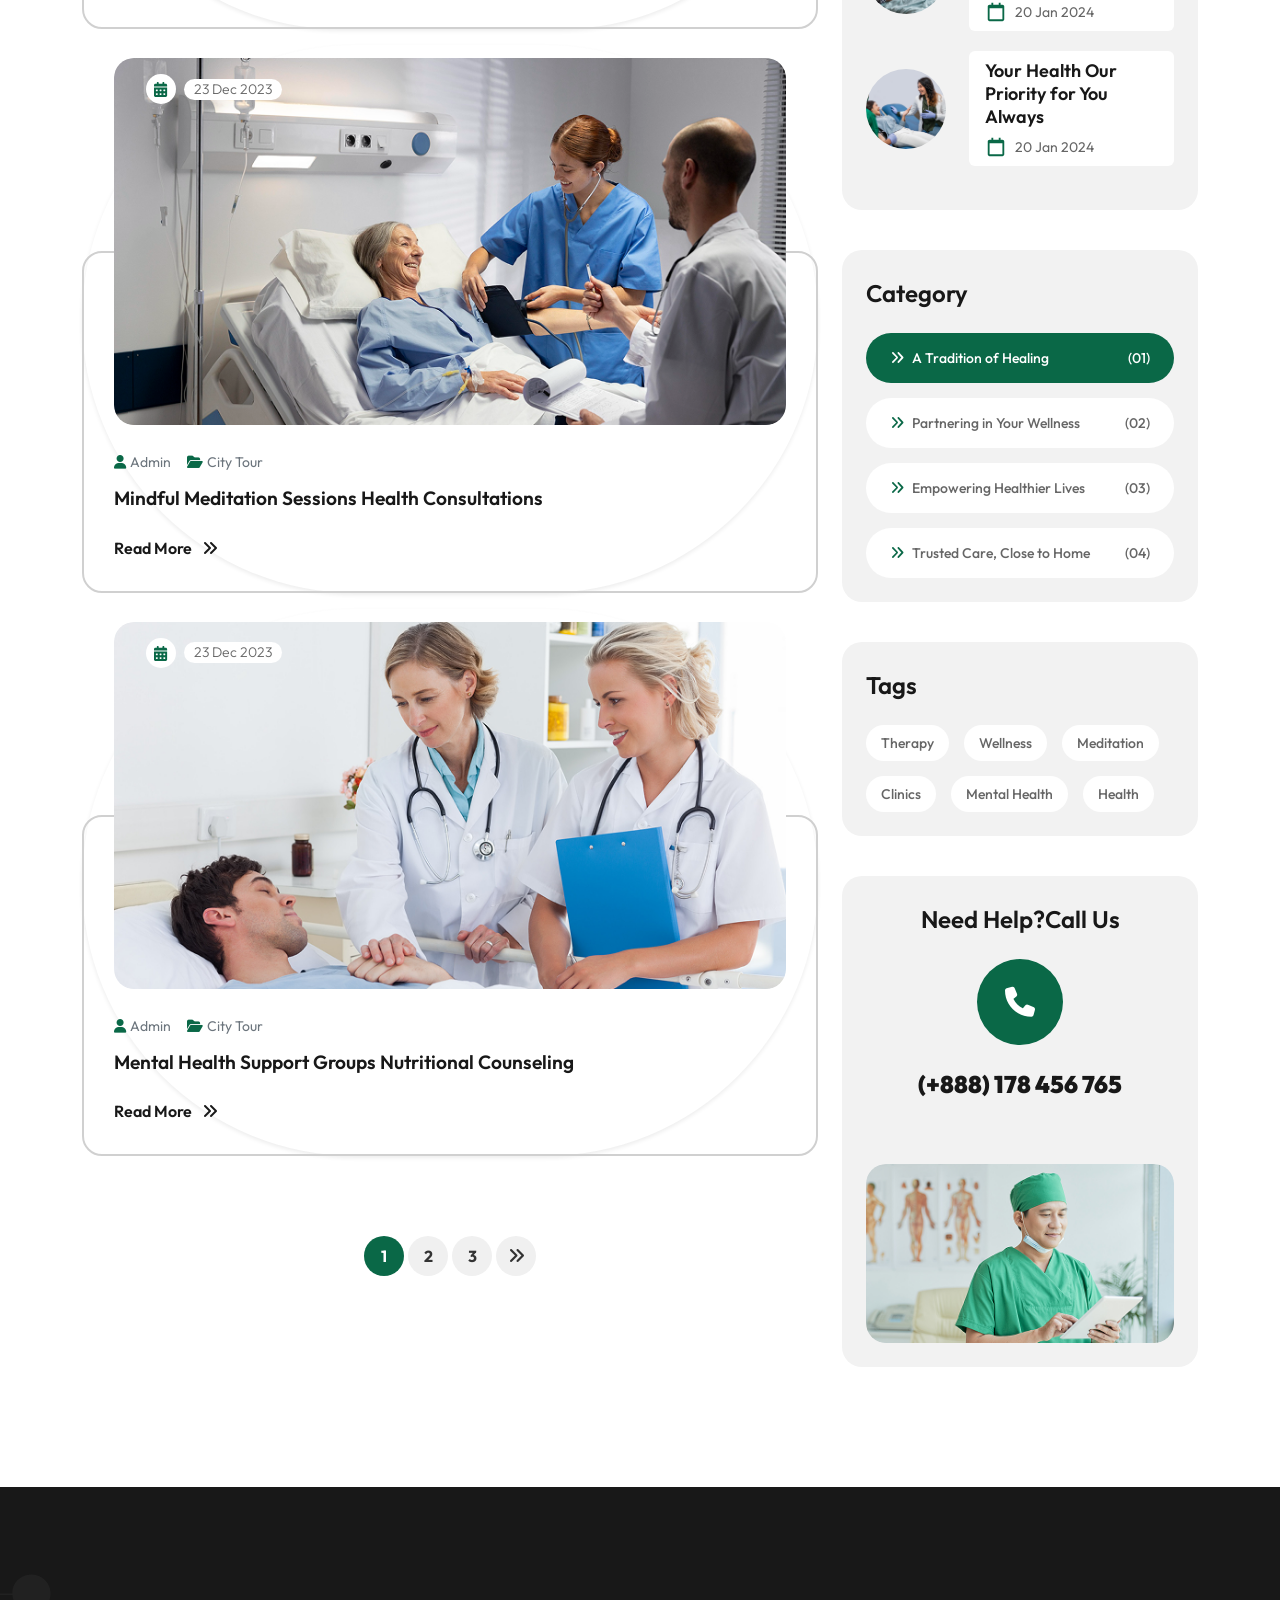
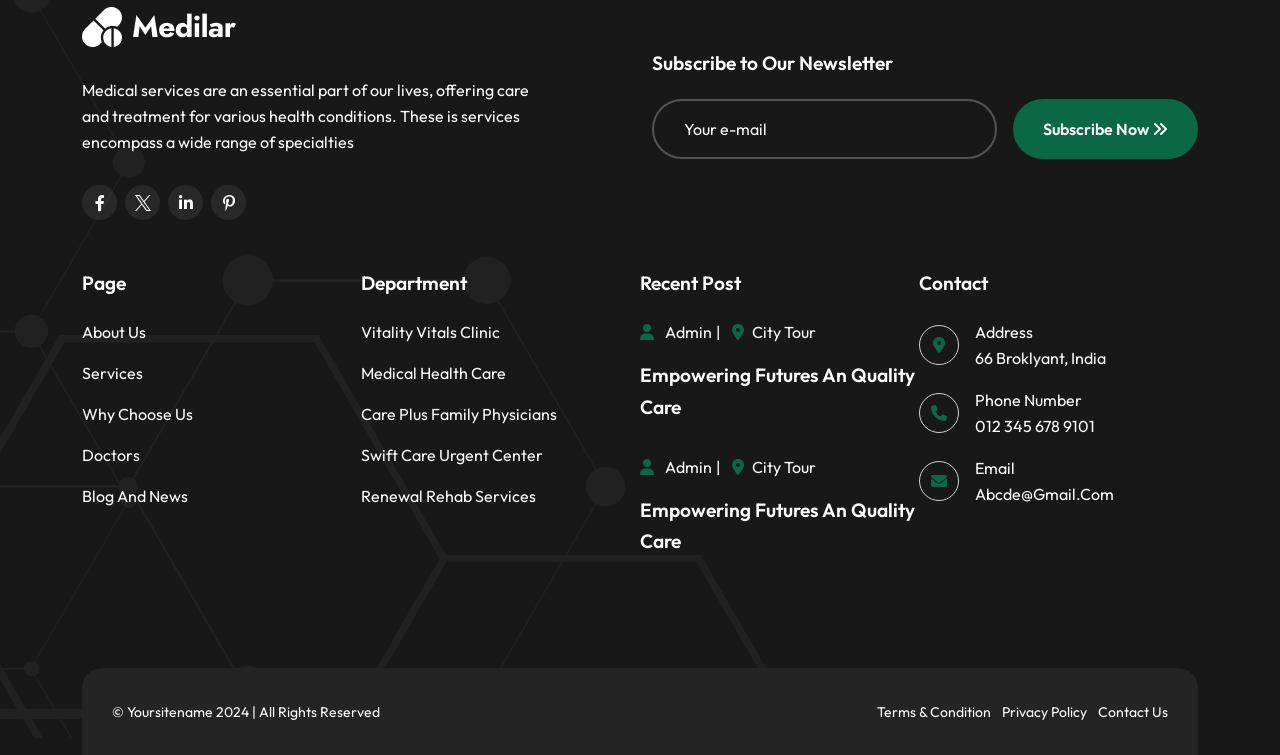
<file: blog.html>
<!DOCTYPE html>
<html lang="en">

<head>
  <!-- Required meta tags -->
  <meta charset="UTF-8">
  <meta http-equiv="X-UA-Compatible" content="IE=edge">
  <!-- title -->
  <title>Medilar - Medical & Health HTML Template</title>
  <meta name="description" content="Bricklix - Modern Construction & Building HTML Template">
  <meta name="viewport"
    content="width=device-width, initial-scale=1.0, maximum-scale=5.0, minimum-scale=1.0, user-scalable=yes">
  <!-- Favicon -->
  <link rel="shortcut icon" type="image/x-icon" href="assets/img/fevicon.svg">
  <!-- Place favicon.ico in the root directory -->

  <!-- CSS start here -->
  <link rel="stylesheet" href="assets/css/bootstrap.min.css">
  <link rel="stylesheet" href="assets/fontawsome/css/fontawesome.css">
  <link rel="stylesheet" href="assets/css/slick.css">
  <link rel="stylesheet" href="assets/css/magnific-popup.css">
  <link rel="stylesheet" href="assets/css/animate.min.css">
  <link rel="stylesheet" href="assets/css/odometer.css">
  <link rel="stylesheet" href="assets/css/style.css">
  <!-- CSS end here -->
</head>

<body>
  <!-- Header section start -->
   <header class="cm-header-section w-100 gray-bg" id="sticky-header">
    <nav class="navbar p-0 navbar-expand-xl d-none d-xl-flex ">
      <div class="container header-one-container mb-2">

        <a href="index.html">
          <img src="assets/img/logo/logo.svg" alt="logo">
        </a>
        <button class="navbar-toggler" type="button" data-bs-toggle="collapse" data-bs-target="#navbarSupportedContent"
          aria-controls="navbarSupportedContent" aria-expanded="false" aria-label="Toggle navigation">
          <span class="navbar-toggler-icon"></span>
        </button>
        <div class="collapse navbar-collapse" id="navbarSupportedContent">
          <ul class="navbar-nav mx-auto mb-lg-0">
            <li class="nav-item">
              <a class="nav-link active" aria-current="page" href="#">
                Home <i class="fas fa-chevron-down"></i>
              </a>
              <ul class="sub-menu list-unstyled">
                <li>
                  <a href="index.html">Home One</a>
                </li>
                <li>
                  <a href="home.html">Home Two</a>
                </li>
              </ul>
            </li>
            <li class="nav-item">
              <a class="nav-link" href="about.html">
                About Us
              </a>
            </li>
            <li class="nav-item">
              <a class="nav-link" href="#">
                Services <i class="fas fa-chevron-down"></i>
              </a>
              <ul class="sub-menu list-unstyled">
                <li>
                  <a href="services.html">Service Single</a>
                </li>
                <li>
                  <a href="service-details.html">Service Details</a>
                </li>
              </ul>
            </li>
            <li class="nav-item">
              <a class="nav-link" href="#">
                Projects <i class="fas fa-chevron-down"></i>
              </a>
              <ul class="sub-menu list-unstyled">
                <li>
                  <a href="projects.html">Project Single</a>
                </li>
                <li>
                  <a href="project-details.html">Project Details</a>
                </li>
              </ul>
            </li>
            <li class="nav-item">
              <a class="nav-link" href="#">
                Blog <i class="fas fa-chevron-down"></i>
              </a>
              <ul class="sub-menu list-unstyled">
                <li>
                  <a href="blog.html">Blog Single</a>
                </li>
                <li>
                  <a href="blog-details.html">Blog Details</a>
                </li>
              </ul>
            </li>
            <li class="nav-item">
              <a class="nav-link" href="#">
                Doctor <i class="fas fa-chevron-down"></i>
              </a>
              <ul class="sub-menu list-unstyled">
                <li>
                  <a href="doctors.html">Doctor Single</a>
                </li>
                <li>
                  <a href="doctor-details.html">Doctor Details</a>
                </li>
              </ul>
            </li>
            <li class="nav-item">
              <a class="nav-link" href="contact.html">
                Contact
              </a>
            </li>
          </ul>

          <div class="search-btn">
            <i class="fa fa-search" aria-hidden="true"></i>
          </div>
          <div class="mobile-menu-icon mr-40">
            <svg xmlns="http://www.w3.org/2000/svg" width="24" height="24" viewBox="0 0 24 24" fill="none"
              stroke="currentColor" stroke-width="2" stroke-linecap="round" stroke-linejoin="round"
              class="icon icon-tabler icons-tabler-outline icon-tabler-menu-deep">
              <path stroke="none" d="M0 0h24v24H0z" fill="none" />
              <path d="M4 6h16" />
              <path d="M7 12h13" />
              <path d="M10 18h10" />
            </svg>
          </div>
          <a href="#" class="theme-btn btn-primary active">Free Consultation <i class="fa fa-angle-double-right btn-icon"
              aria-hidden="true"></i></a>
        </div>

      </div>
    </nav>
    <!-- mobile navbar part start -->
    <div class="mobile-menu-area d-block d-xl-none">
      <div class="container-md">
        <div class="mobile-topbar">
          <div class="d-flex justify-content-between align-items-center">
            <div class="logo">
              <a href="index.html"> <img src="assets/img/logo/logo.svg" alt="logo"></a>
            </div>
            <div class="bars">
              <i class="fas fa-bars"></i>
            </div>
          </div>
        </div>
      </div>
      <div class="mobile-menu-overlay"></div>
      <div class="mobile-menu-main">
        <div class="logo">
          <a href="index.html"><img src="assets/img/logo/logo.svg" alt="logo"></a>
        </div>
        <div class="close-mobile-menu"><i class="fas fa-times"></i></div>
        <div class="menu-body">
          <div class="menu-list">
            <ul class="list-unstyled">
              <li class="sub-mobile-menu">
                <a href="#">Home <i class="fas fa-chevron-down float-end"></i></a>
                <ul class="list-unstyled">
                  <li><a href="index.html">Home One</a></li>
                  <li><a href="home.html">Home Two</a></li>
                </ul>
              </li>
              <li class="sub-mobile-menu">
                <a href="about.html">About Us</a>
              </li>
              <li class="sub-mobile-menu">
                <a href="#">Services <i class="fas fa-chevron-down float-end"></i></a>
                <ul class="list-unstyled">
                  <li>
                    <a href="services.html">Service Single</a>
                  </li>
                  <li>
                    <a href="service-details.html">Service Details</a>
                  </li>
                </ul>
              </li>
              <li class="sub-mobile-menu">
                <a href="#">Projects <i class="fas fa-chevron-down float-end"></i></a>
                <ul class="list-unstyled">
                  <li>
                    <a href="projects.html">Project Single</a>
                  </li>
                  <li>
                    <a href="project-details.html">Project Details</a>
                  </li>
                </ul>
              </li>
              <li class="sub-mobile-menu">
                <a href="#">Blog <i class="fas fa-chevron-down float-end"></i></a>
                <ul class="list-unstyled">
                  <li>
                    <a href="blog.html">Blog Single</a>
                  </li>
                  <li>
                    <a href="blog-details.html">Blog Details</a>
                  </li>
                </ul>
              </li>
              <li class="sub-mobile-menu">
                <a href="contact.html">Contact</a>
              </li>
            </ul>
          </div>
        </div>

      </div>
    </div>
    <!-- mobile navbar part end -->
  </header>
  <!-- Header section end -->

  <!-- Main area start -->
  <main>
    <!-- breadcrumb section start -->
    <section class="cm-banner-section cm-breadcrumb gray-bg position-relative overflow-hidden custom-wrapper-hover">
      <div class="breadcrumb-content">
        <h2 class="breadcrumb-title text-center">Blog</h2>
        <nav aria-label="breadcrumb">
          <ol class="breadcrumb justify-content-center mb-0">
            <li class="breadcrumb-item"><a href="/">Home</a></li>
            <li class="breadcrumb-item active" aria-current="page">Blog</li>
          </ol>
        </nav>
      </div>
    </section>
    <!-- breadcrumb section end -->

    <!-- service section start -->
    <section class="services-section pt-120 pb-0">
      <div class="container-md">
        <div class="row g-4">
          <div class="col-md-8 recent-blog-section recent-blog-section1 blog-page">
            <div class="row row-cols-1 g-md-2 g-lg-3">
              <div class="col">
                <div class="card custom-card shadow-sm position-relative">
                  <div class="card-body">
                    <div class="card-img-top position-relative w-100">
                      <img src="/assets/img/blogs/1.png" class="img-fluid rounded-top"
                        alt="Doctor writing on clipboard">
                      <div class="date-badge d-flex gap-2 justify-content-center align-items-center">
                        <svg width="30" height="30" viewBox="0 0 30 30" fill="none" xmlns="http://www.w3.org/2000/svg">
                          <circle cx="15" cy="15" r="15" fill="white" />
                          <path
                            d="M12.6875 8.8125V9.75H16.4375V8.8125C16.4375 8.31445 16.8477 7.875 17.375 7.875C17.873 7.875 18.3125 8.31445 18.3125 8.8125V9.75H19.7188C20.4805 9.75 21.125 10.3945 21.125 11.1562V12.5625H8V11.1562C8 10.3945 8.61523 9.75 9.40625 9.75H10.8125V8.8125C10.8125 8.31445 11.2227 7.875 11.75 7.875C12.248 7.875 12.6875 8.31445 12.6875 8.8125ZM8 13.5H21.125V21.4688C21.125 22.2598 20.4805 22.875 19.7188 22.875H9.40625C8.61523 22.875 8 22.2598 8 21.4688V13.5ZM9.875 16.7812C9.875 17.0449 10.0801 17.25 10.3438 17.25H11.2812C11.5156 17.25 11.75 17.0449 11.75 16.7812V15.8438C11.75 15.6094 11.5156 15.375 11.2812 15.375H10.3438C10.0801 15.375 9.875 15.6094 9.875 15.8438V16.7812ZM13.625 16.7812C13.625 17.0449 13.8301 17.25 14.0938 17.25H15.0312C15.2656 17.25 15.5 17.0449 15.5 16.7812V15.8438C15.5 15.6094 15.2656 15.375 15.0312 15.375H14.0938C13.8301 15.375 13.625 15.6094 13.625 15.8438V16.7812ZM17.8438 15.375C17.5801 15.375 17.375 15.6094 17.375 15.8438V16.7812C17.375 17.0449 17.5801 17.25 17.8438 17.25H18.7812C19.0156 17.25 19.25 17.0449 19.25 16.7812V15.8438C19.25 15.6094 19.0156 15.375 18.7812 15.375H17.8438ZM9.875 20.5312C9.875 20.7949 10.0801 21 10.3438 21H11.2812C11.5156 21 11.75 20.7949 11.75 20.5312V19.5938C11.75 19.3594 11.5156 19.125 11.2812 19.125H10.3438C10.0801 19.125 9.875 19.3594 9.875 19.5938V20.5312ZM14.0938 19.125C13.8301 19.125 13.625 19.3594 13.625 19.5938V20.5312C13.625 20.7949 13.8301 21 14.0938 21H15.0312C15.2656 21 15.5 20.7949 15.5 20.5312V19.5938C15.5 19.3594 15.2656 19.125 15.0312 19.125H14.0938ZM17.375 20.5312C17.375 20.7949 17.5801 21 17.8438 21H18.7812C19.0156 21 19.25 20.7949 19.25 20.5312V19.5938C19.25 19.3594 19.0156 19.125 18.7812 19.125H17.8438C17.5801 19.125 17.375 19.3594 17.375 19.5938V20.5312Z"
                            fill="#0A6847" />
                        </svg>
                        <span>
                          23 Dec 2023
                        </span>
                      </div>
                    </div>
                    <div class="card-meta d-flex justify-content-start gap-3 mb-2 pt-4">
                      <span class="meta-item">
                        <i class="fa fa-user me-1"></i> Admin
                      </span>
                      <span class="meta-item">
                        <i class="fa fa-folder-open me-1"></i> City Tour
                      </span>
                    </div>


                    <h2 class="heading-style5">Empowering Futures Quality Care Close to Home</h2>

                    <a href="#" class="read-more ">
                      Read More <i class="fa fa-angles-right"></i>
                    </a>
                  </div>
                </div>
              </div>
              <div class="col">
                <div class="card custom-card shadow-sm position-relative">
                  <div class="card-body">
                    <div class="card-img-top position-relative w-100">
                      <img src="/assets/img/blogs/2.png" class="img-fluid rounded-top"
                        alt="Doctor writing on clipboard">
                      <div class="date-badge d-flex gap-2 justify-content-center align-items-center">
                        <svg width="30" height="30" viewBox="0 0 30 30" fill="none" xmlns="http://www.w3.org/2000/svg">
                          <circle cx="15" cy="15" r="15" fill="white" />
                          <path
                            d="M12.6875 8.8125V9.75H16.4375V8.8125C16.4375 8.31445 16.8477 7.875 17.375 7.875C17.873 7.875 18.3125 8.31445 18.3125 8.8125V9.75H19.7188C20.4805 9.75 21.125 10.3945 21.125 11.1562V12.5625H8V11.1562C8 10.3945 8.61523 9.75 9.40625 9.75H10.8125V8.8125C10.8125 8.31445 11.2227 7.875 11.75 7.875C12.248 7.875 12.6875 8.31445 12.6875 8.8125ZM8 13.5H21.125V21.4688C21.125 22.2598 20.4805 22.875 19.7188 22.875H9.40625C8.61523 22.875 8 22.2598 8 21.4688V13.5ZM9.875 16.7812C9.875 17.0449 10.0801 17.25 10.3438 17.25H11.2812C11.5156 17.25 11.75 17.0449 11.75 16.7812V15.8438C11.75 15.6094 11.5156 15.375 11.2812 15.375H10.3438C10.0801 15.375 9.875 15.6094 9.875 15.8438V16.7812ZM13.625 16.7812C13.625 17.0449 13.8301 17.25 14.0938 17.25H15.0312C15.2656 17.25 15.5 17.0449 15.5 16.7812V15.8438C15.5 15.6094 15.2656 15.375 15.0312 15.375H14.0938C13.8301 15.375 13.625 15.6094 13.625 15.8438V16.7812ZM17.8438 15.375C17.5801 15.375 17.375 15.6094 17.375 15.8438V16.7812C17.375 17.0449 17.5801 17.25 17.8438 17.25H18.7812C19.0156 17.25 19.25 17.0449 19.25 16.7812V15.8438C19.25 15.6094 19.0156 15.375 18.7812 15.375H17.8438ZM9.875 20.5312C9.875 20.7949 10.0801 21 10.3438 21H11.2812C11.5156 21 11.75 20.7949 11.75 20.5312V19.5938C11.75 19.3594 11.5156 19.125 11.2812 19.125H10.3438C10.0801 19.125 9.875 19.3594 9.875 19.5938V20.5312ZM14.0938 19.125C13.8301 19.125 13.625 19.3594 13.625 19.5938V20.5312C13.625 20.7949 13.8301 21 14.0938 21H15.0312C15.2656 21 15.5 20.7949 15.5 20.5312V19.5938C15.5 19.3594 15.2656 19.125 15.0312 19.125H14.0938ZM17.375 20.5312C17.375 20.7949 17.5801 21 17.8438 21H18.7812C19.0156 21 19.25 20.7949 19.25 20.5312V19.5938C19.25 19.3594 19.0156 19.125 18.7812 19.125H17.8438C17.5801 19.125 17.375 19.3594 17.375 19.5938V20.5312Z"
                            fill="#0A6847" />
                        </svg>
                        <span>
                          23 Dec 2023
                        </span>
                      </div>
                    </div>
                    <div class="card-meta d-flex justify-content-start gap-3 mb-2 pt-4">
                      <span class="meta-item">
                        <i class="fa fa-user me-1"></i> Admin
                      </span>
                      <span class="meta-item">
                        <i class="fa fa-folder-open me-1"></i> City Tour
                      </span>
                    </div>


                    <h2 class="heading-style5">Mindful Meditation Sessions
Health Consultations</h2>

                    <a href="#" class="read-more ">
                      Read More <i class="fa fa-angles-right"></i>
                    </a>
                  </div>
                </div>
              </div>
              <div class="col">
                <div class="card custom-card shadow-sm position-relative">
                  <div class="card-body">
                    <div class="card-img-top position-relative w-100">
                      <img src="/assets/img/blogs/3.png" class="img-fluid rounded-top"
                        alt="Doctor writing on clipboard">
                      <div class="date-badge d-flex gap-2 justify-content-center align-items-center">
                        <svg width="30" height="30" viewBox="0 0 30 30" fill="none" xmlns="http://www.w3.org/2000/svg">
                          <circle cx="15" cy="15" r="15" fill="white" />
                          <path
                            d="M12.6875 8.8125V9.75H16.4375V8.8125C16.4375 8.31445 16.8477 7.875 17.375 7.875C17.873 7.875 18.3125 8.31445 18.3125 8.8125V9.75H19.7188C20.4805 9.75 21.125 10.3945 21.125 11.1562V12.5625H8V11.1562C8 10.3945 8.61523 9.75 9.40625 9.75H10.8125V8.8125C10.8125 8.31445 11.2227 7.875 11.75 7.875C12.248 7.875 12.6875 8.31445 12.6875 8.8125ZM8 13.5H21.125V21.4688C21.125 22.2598 20.4805 22.875 19.7188 22.875H9.40625C8.61523 22.875 8 22.2598 8 21.4688V13.5ZM9.875 16.7812C9.875 17.0449 10.0801 17.25 10.3438 17.25H11.2812C11.5156 17.25 11.75 17.0449 11.75 16.7812V15.8438C11.75 15.6094 11.5156 15.375 11.2812 15.375H10.3438C10.0801 15.375 9.875 15.6094 9.875 15.8438V16.7812ZM13.625 16.7812C13.625 17.0449 13.8301 17.25 14.0938 17.25H15.0312C15.2656 17.25 15.5 17.0449 15.5 16.7812V15.8438C15.5 15.6094 15.2656 15.375 15.0312 15.375H14.0938C13.8301 15.375 13.625 15.6094 13.625 15.8438V16.7812ZM17.8438 15.375C17.5801 15.375 17.375 15.6094 17.375 15.8438V16.7812C17.375 17.0449 17.5801 17.25 17.8438 17.25H18.7812C19.0156 17.25 19.25 17.0449 19.25 16.7812V15.8438C19.25 15.6094 19.0156 15.375 18.7812 15.375H17.8438ZM9.875 20.5312C9.875 20.7949 10.0801 21 10.3438 21H11.2812C11.5156 21 11.75 20.7949 11.75 20.5312V19.5938C11.75 19.3594 11.5156 19.125 11.2812 19.125H10.3438C10.0801 19.125 9.875 19.3594 9.875 19.5938V20.5312ZM14.0938 19.125C13.8301 19.125 13.625 19.3594 13.625 19.5938V20.5312C13.625 20.7949 13.8301 21 14.0938 21H15.0312C15.2656 21 15.5 20.7949 15.5 20.5312V19.5938C15.5 19.3594 15.2656 19.125 15.0312 19.125H14.0938ZM17.375 20.5312C17.375 20.7949 17.5801 21 17.8438 21H18.7812C19.0156 21 19.25 20.7949 19.25 20.5312V19.5938C19.25 19.3594 19.0156 19.125 18.7812 19.125H17.8438C17.5801 19.125 17.375 19.3594 17.375 19.5938V20.5312Z"
                            fill="#0A6847" />
                        </svg>
                        <span>
                          23 Dec 2023
                        </span>
                      </div>
                    </div>
                    <div class="card-meta d-flex justify-content-start gap-3 mb-2 pt-4">
                      <span class="meta-item">
                        <i class="fa fa-user me-1"></i> Admin
                      </span>
                      <span class="meta-item">
                        <i class="fa fa-folder-open me-1"></i> City Tour
                      </span>
                    </div>


                    <h2 class="heading-style5">Mental Health Support Groups
Nutritional Counseling </h2>

                    <a href="#" class="read-more ">
                      Read More <i class="fa fa-angles-right"></i>
                    </a>
                  </div>
                </div>
              </div>
            </div>
            <div class="mt-80">
              <nav aria-label="Page navigation ">
                <ul class="pagination custom-pagination justify-content-center">
                  <li class="page-item active">
                    <a class="page-link" href="#">1</a>
                  </li>
                  <li class="page-item">
                    <a class="page-link" href="#">2</a>
                  </li>
                  <li class="page-item">
                    <a class="page-link" href="#">3</a>
                  </li>
                  <li class="page-item">
                    <a class="page-link" href="#">
                      <i class="fas fa-angles-right"></i>
                    </a>
                  </li>
                </ul>
              </nav>
            </div>
          </div>
          <div class="col-md-4">
            <div class="custom-details-card tags-card rounded-20 gray-bg mb-40">
              <h3 class="heading-style4 mb-30">Search</h3>
              <div class="search-input-box">
                <div class="search-wrapper position-relative" style="max-width: 400px;">
                  <input type="text" class="form-control search-field pe-5" placeholder="Search...."
                    aria-label="Search">
                  <button type="submit" class="btn search-icon position-absolute top-50 end-0 translate-middle-y me-2"
                    aria-label="Search">
                    <i class="fas fa-search"></i>
                  </button>
                </div>

              </div>
            </div>
            <div class="custom-details-card rounded-20 gray-bg mb-40">
              <h3 class="heading-style4 mb-30">Recent News</h3>
              <div class="flip-up row justify-content-between align-items-center mb-20 recent-blog-item g-0">
                <div class="col-4 px-0">
                  <img class="rounded-circle overflow-hidden object-fit-cover img-fluid"
                    src="assets/img/blogs/recent-blog/1.png" alt="">
                </div>
                <div class="col-8 px-0">
                  <div class="card border-0 rounded">
                    <div class="card-body  px-3 py-2">
                      <h3 class="heading-style6 mb-2">Partnering in Wellnes A Tradition </h3>
                      <div class="d-flex align-items-center">
                        <svg width="22" height="22" viewBox="0 0 25 25" fill="none" xmlns="http://www.w3.org/2000/svg">
                          <path
                            d="M3.125 6.25016V8.3335V20.8335C3.125 21.9825 4.05937 22.9168 5.20833 22.9168H19.7917C20.9406 22.9168 21.875 21.9825 21.875 20.8335V8.3335V6.25016C21.875 5.1012 20.9406 4.16683 19.7917 4.16683H17.7083V2.0835H15.625V4.16683H9.375V2.0835H7.29167V4.16683H5.20833C4.05937 4.16683 3.125 5.1012 3.125 6.25016ZM19.7937 20.8335H5.20833V8.3335H19.7917L19.7937 20.8335Z"
                            fill="#0A6847" />
                        </svg>
                        <p class="ms-2 blog-date text-small">20 Jan 2024</p>
                      </div>
                    </div>
                  </div>
                </div>
              </div>
              <div class="flip-up row justify-content-between align-items-center mb-20 recent-blog-item g-0">
                <div class="col-4 px-0">
                  <img class="rounded-circle overflow-hidden object-fit-cover" src="assets/img/blogs/recent-blog/2.png"
                    alt="">
                </div>
                <div class="col-8 px-0">
                  <div class="card border-0 rounded">
                    <div class="card-body  px-3 py-2">
                      <h3 class="heading-style6 mb-2">Healing Compassionate Hands Hearts </h3>
                      <div class="d-flex align-items-center">
                        <svg width="22" height="22" viewBox="0 0 25 25" fill="none" xmlns="http://www.w3.org/2000/svg">
                          <path
                            d="M3.125 6.25016V8.3335V20.8335C3.125 21.9825 4.05937 22.9168 5.20833 22.9168H19.7917C20.9406 22.9168 21.875 21.9825 21.875 20.8335V8.3335V6.25016C21.875 5.1012 20.9406 4.16683 19.7917 4.16683H17.7083V2.0835H15.625V4.16683H9.375V2.0835H7.29167V4.16683H5.20833C4.05937 4.16683 3.125 5.1012 3.125 6.25016ZM19.7937 20.8335H5.20833V8.3335H19.7917L19.7937 20.8335Z"
                            fill="#0A6847" />
                        </svg>
                        <p class="ms-2 blog-date text-small">20 Jan 2024</p>
                      </div>
                    </div>
                  </div>
                </div>
              </div>
              <div class="flip-up row justify-content-between align-items-center mb-20 recent-blog-item g-0">
                <div class="col-4 px-0">
                  <img class="rounded-circle overflow-hidden object-fit-cover" src="assets/img/blogs/recent-blog/3.png"
                    alt="">
                </div>
                <div class="col-8 px-0">
                  <div class="card border-0 rounded">
                    <div class="card-body  px-3 py-2">
                      <h3 class="heading-style6 mb-2">Your Health Our Priority for You Always</h3>
                      <div class="d-flex align-items-center">
                        <svg width="22" height="22" viewBox="0 0 25 25" fill="none" xmlns="http://www.w3.org/2000/svg">
                          <path
                            d="M3.125 6.25016V8.3335V20.8335C3.125 21.9825 4.05937 22.9168 5.20833 22.9168H19.7917C20.9406 22.9168 21.875 21.9825 21.875 20.8335V8.3335V6.25016C21.875 5.1012 20.9406 4.16683 19.7917 4.16683H17.7083V2.0835H15.625V4.16683H9.375V2.0835H7.29167V4.16683H5.20833C4.05937 4.16683 3.125 5.1012 3.125 6.25016ZM19.7937 20.8335H5.20833V8.3335H19.7917L19.7937 20.8335Z"
                            fill="#0A6847" />
                        </svg>
                        <p class="ms-2 blog-date text-small">20 Jan 2024</p>
                      </div>
                    </div>
                  </div>
                </div>
              </div>
            </div>
            <div class="custom-details-card rounded-20 gray-bg mb-40">
              <h3 class="heading-style4 mb-30">Category</h3>
              <div class="card-list">
                <a href="#" class="active flip-up"><span><i class="me-2 fas fa-angle-double-right"></i>A Tradition of
                    Healing</span>
                  <span class="ms-0 d-block">(01)</span></a>
                <a class="flip-up" href="#"><span><i class="me-2 fas fa-angle-double-right"></i>Partnering in Your Wellness</span>
                  <span class="ms-0 d-block">(02)</span></a>
                <a class="flip-up" href="#"><span><i class="me-2 fas fa-angle-double-right"></i>Empowering Healthier Lives</span>
                  <span class="ms-0 d-block">(03)</span></a>
                <a class="flip-up" href="#"><span><i class="me-2 fas fa-angle-double-right"></i>Trusted Care, Close to Home</span>
                  <span class="ms-0 d-block">(04)</span></a>
              </div>
            </div>
            <div class="custom-details-card tags-card rounded-20 gray-bg mb-40">
              <h3 class="heading-style4 mb-30">Tags</h3>
              <div class="card-list d-flex flex-row flex-wrap gap-1 tags-list">
                <a href="#" class="flip-up">Therapy</a>
                <a href="#" class="flip-up">Wellness</a>
                <a href="#" class="flip-up">Meditation</a>
                <a href="#" class="flip-up">Clinics</a>
                <a href="#" class="flip-up">Mental Health</a>
                <a href="#" class="flip-up">Health</a>
              </div>
            </div>
            <div class="custom-details-card need-help rounded-20 gray-bg text-center">
              <h3 class="heading-style4 mb-30 ">Need Help?Call Us</h3>
              <div class="phone-number rounded-circle d-flex justify-content-center align-items-center mx-auto">
                <i class="fas fa-phone text-white"></i>
              </div>
              <h2 class="phone-text mt-20 heading-style4"><a href="tel:+1234567890"><strong>(+888) 178 456
                    765</strong></a></h2>
              <img class="rounded-20 overflow-hidden img-fluid mt-40" src="/assets/img/need-help/need-help.png" alt="">
            </div>
          </div>
        </div>
      </div>
    </section>
    <!-- service section end -->
  </main>
  <!-- Main area end -->
  <!-- Back to top button start -->
  <button class="scroll-to-top position-fixed">
    <i class="fas fa-chevron-up"></i>
  </button>
  <!-- Back to top button end -->
  <!-- Footer section start -->
  <footer class="footer-section home footer-bg pt-120 mt-120">
    <div class="container-md">
      <div class="row g-4 align-items-center">
        <div class="col-md-5">
          <div class="mb-30">
            <a href=""><img src="assets/img/logo/logo-white.png" alt=""></a>
          </div>
          <p class="text-white mb-30">Medical services are an essential part of our lives, offering care and treatment
            for various health
            conditions. These is services encompass a wide range of specialties</p>
          <div class="social-icons d-flex gap-2">
            <a href="#" class="social-icon rounded-circle justify-content-center align-items-center d-flex">
              <i class="fab fa-facebook-f"></i>
            </a>
            <a href="#" class="social-icon rounded-circle justify-content-center align-items-center d-flex">
              <svg width="16" height="16" viewBox="0 0 16 16" fill="none" xmlns="http://www.w3.org/2000/svg">
                <path
                  d="M9.52217 6.77491L15.4785 0H14.0671L8.89516 5.88256L4.76437 0H0L6.24656 8.89547L0 16H1.41155L6.87321 9.78782L11.2356 16H16L9.52217 6.77491ZM7.58887 8.97384L6.95596 8.08805L1.92015 1.03974H4.0882L8.15216 6.72795L8.78507 7.61374L14.0677 15.0075H11.8997L7.58887 8.97384Z"
                  fill="white" />
              </svg>

            </a>
            <a href="#" class="social-icon rounded-circle justify-content-center align-items-center d-flex">
              <i class="fab fa-linkedin-in"></i>
            </a>
            <a href="#" class="social-icon rounded-circle justify-content-center align-items-center d-flex">
              <i class="fab fa-pinterest-p"></i>
            </a>
          </div>
        </div>
        <div class="col-md-1"></div>
        <div class="col-md-6">
          <h2 class="footer-subtitle heading-style5 text-white mb-30">Subscribe to Our Newsletter</h2>
          <form class="footer-newsletter mb-20">
            <div class="d-flex flex-wrap flex-lg-nowrap gap-3">
              <input type="email" class="form-control" placeholder="Your e-mail">
              <button class="theme-btn btn-primary active text-nowrap" type="submit">Subscribe Now <i
                  class="fas fa-angle-double-right"></i> </button>
            </div>
          </form>

        </div>
      </div>
      <div class="row g-5 g-md-0 mt-5">
        <!-- Page Links -->
        <div class="col-lg-3 col-md-6">
          <h2 class="heading-style5 text-white mb-30">Page</h2>
          <ul class="list-unstyled footer-links">
            <li><a href="#"> About Us</a></li>
            <li><a href="#"> Services</a></li>
            <li><a href="#"> Why Choose Us</a></li>
            <li><a href="#"> Doctors</a></li>
            <li><a href="#"> Blog And News</a></li>
          </ul>
        </div>
        <!-- Department List -->
        <div class="col-lg-3 col-md-6">
          <h2 class="heading-style5 text-white mb-30">Department</h2>
          <ul class="list-unstyled footer-links">
            <li><a href="#"> Vitality Vitals Clinic</a></li>
            <li><a href="#"> Medical Health Care</a></li>
            <li><a href="#"> Care Plus Family Physicians</a></li>
            <li><a href="#"> Swift Care Urgent Center</a></li>
            <li><a href="#"> Renewal Rehab Services</a></li>
          </ul>
        </div>
        <!-- Recent Posts -->
        <div class="col-lg-3 col-md-6">
          <h2 class="heading-style5 text-white mb-30">Recent Post</h2>
          <ul class="list-unstyled footer-links">
            <li class="">
              <a href=""><i class="fas fa-user me-2"></i> Admin</a><span class="d-inline-block mx-1">|</span><a
                href=""><i class="fas fa-map-marker-alt mx-2"></i>City Tour</a><br>
              <a href="#">
                <h2 class="heading-style6 text-white mb-3">Empowering Futures An Quality Care</h2>
              </a>
            </li>
            <li class="">
              <a href=""><i class="fas fa-user me-2"></i> Admin</a><span class="d-inline-block mx-1">|</span><a
                href=""><i class="fas fa-map-marker-alt mx-2"></i>City Tour</a><br>
              <a href="#">
                <h2 class="heading-style6 text-white mb-3">Empowering Futures An Quality Care</h2>
              </a>
            </li>
          </ul>
        </div>
        <!-- Contact Info -->
        <div class="col-lg-3 col-md-6">
          <h2 class="heading-style5 text-white mb-30">Contact</h2>
          <ul class="list-unstyled footer-contact">
            <li class="d-flex align-items-center gap-3 mb-3">
              <span class="d-flex justify-content-center align-items-center rounded-circle border p-2">
                <i class="fa fa-map-marker-alt mx-auto"></i>
              </span>
              <div class="">
                <p>Address</p>
                <span>66 Broklyant, India</span>
              </div>
            </li>
            <li class="d-flex align-items-center gap-3 mb-3">
              <span class="d-flex justify-content-center align-items-center rounded-circle border p-2">
                <i class="fa fa-phone mx-auto"></i>
              </span>
              <div class="">
                <p>Phone Number</p>
                <span><a href="tel:0123456789101">012 345 678 9101</a></span>
              </div>
            </li>
            <li class="d-flex align-items-center gap-3">
              <span class="d-flex justify-content-center align-items-center rounded-circle border p-2">
                <i class="fa fa-envelope mx-auto"></i>
              </span>
              <div class="">
                <p>Email</p>
                <span><a href="mailto:Abcde@Gmail.Com">Abcde@Gmail.Com</a></span>
              </div>
            </li>
          </ul>
        </div>
      </div>

      <div
        class="footer-last d-flex flex-column flex-md-row justify-content-between align-items-center container mx-auto">
        <p class="mb-0 small">© Yoursitename 2024 | All Rights Reserved</p>
        <ul class="list-inline mb-0">
          <li class="list-inline-item"><a href="#">Terms & Condition</a></li>
          <li class="list-inline-item"><a href="#">Privacy Policy</a></li>
          <li class="list-inline-item"><a href="#">Contact Us</a></li>
        </ul>
      </div>
    </div>
  </footer>
  <!-- Footer section end -->

  <!-- JS start here -->
  <script src="assets/js/vendor/jquery-3.6.0.min.js"></script>
  <script src="assets/js/bootstrap.bundle.min.js"></script>
  <script src="assets/js/gsap.js"></script>
  <script src="assets/js/gsap-scroll-trigger.js"></script>
  <script src="assets/js/gsap-split-text.js"></script>
  <script src="assets/js/simple-parallax.js"></script>
  <script src="assets/js/jquery.appear.js"></script>
  <script src="assets/js/jquery.odometer.min.js"></script>
  <script src="assets/js/jquery.magnific-popup.min.js"></script>
  <script src="assets/js/ajax-form.js"></script>
  <script src="assets/js/slick.min.js"></script>
  <script src="assets/js/vendor/isotope.pkgd.min.js"></script>

  <script src="assets/js/script.js"></script>

  <script>
    // Initialize Isotope
    var $grid = $('.grid').isotope({
      itemSelector: '.gallery-item',
      layoutMode: 'fitRows'
    });

    // Bind filter button click
    $('#filters').on('click', 'button', function () {
      var filterValue = $(this).attr('data-filter');
      $grid.isotope({
        filter: filterValue
      });
      // Update active class
      $('#filters').find('.active').removeClass('active');
      $(this).addClass('active');
    });
  </script>
  <!-- JS end here -->
</body>

</html>
</file>
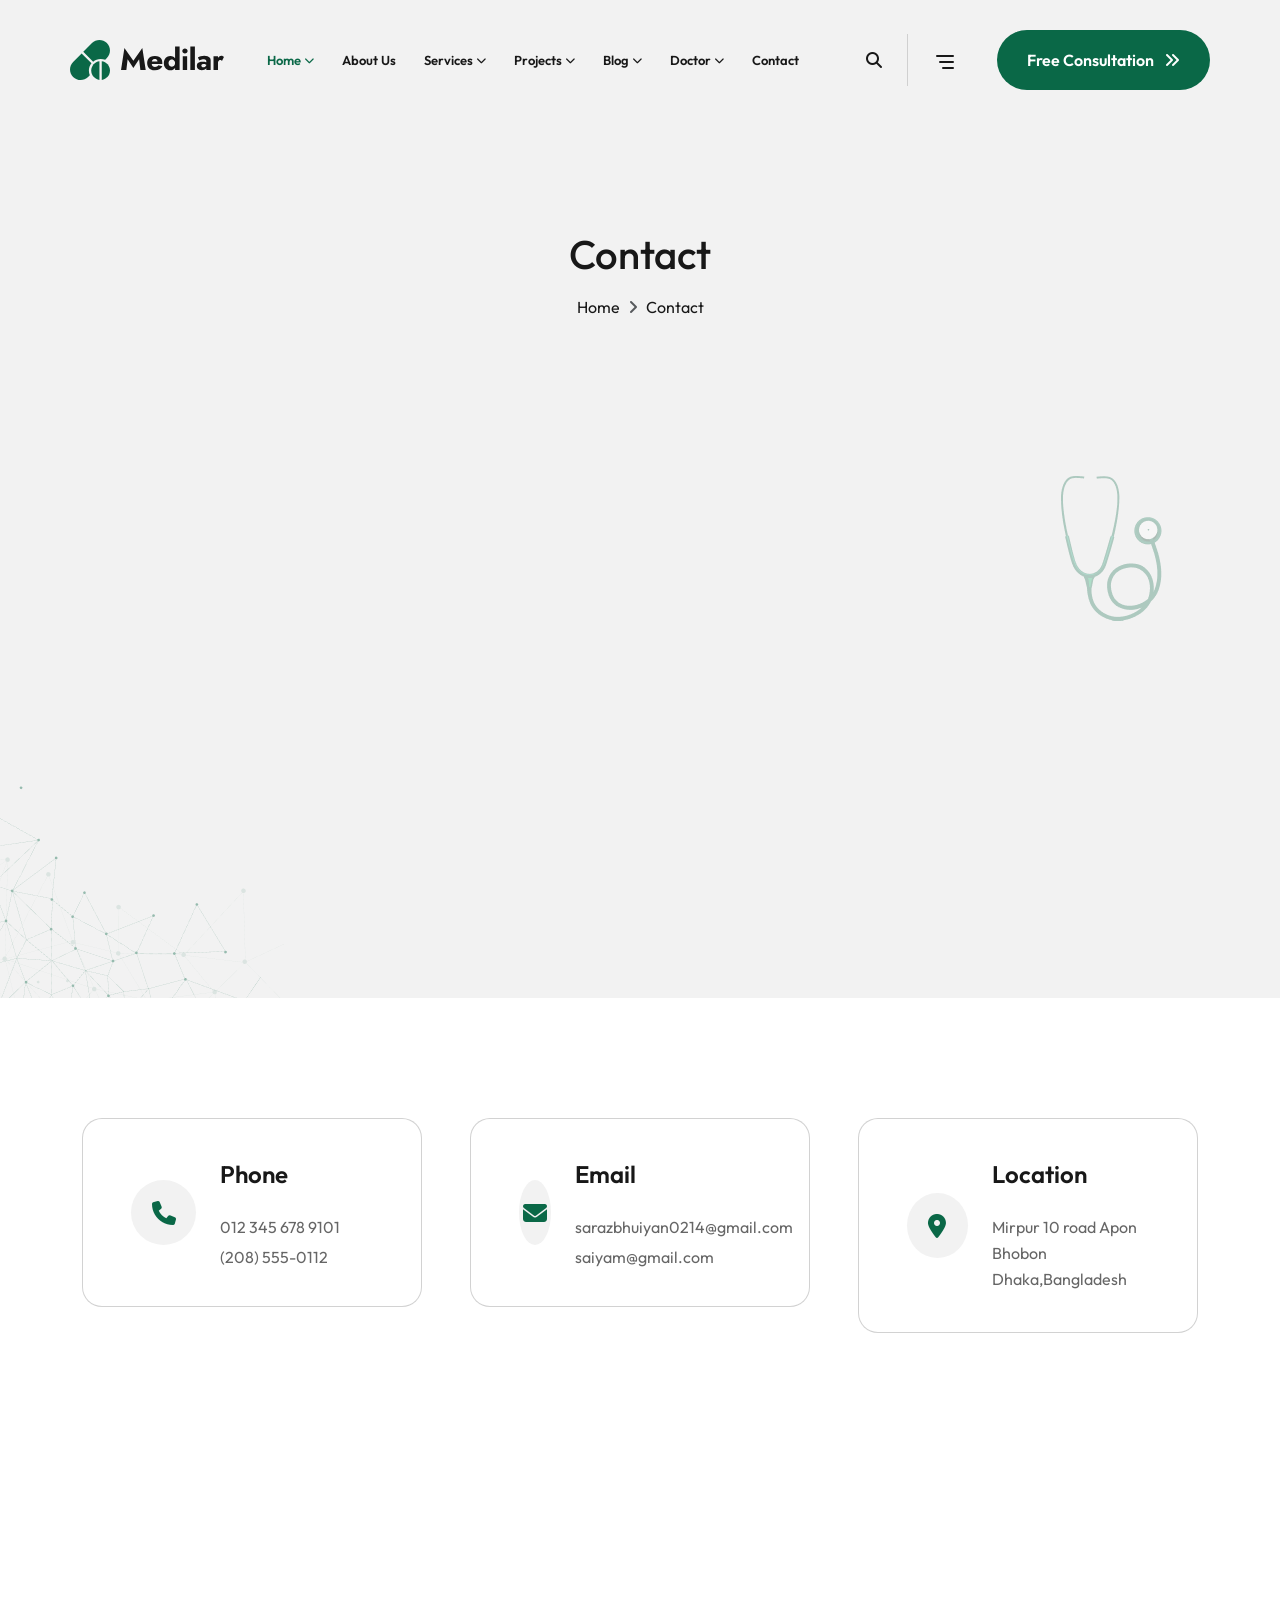
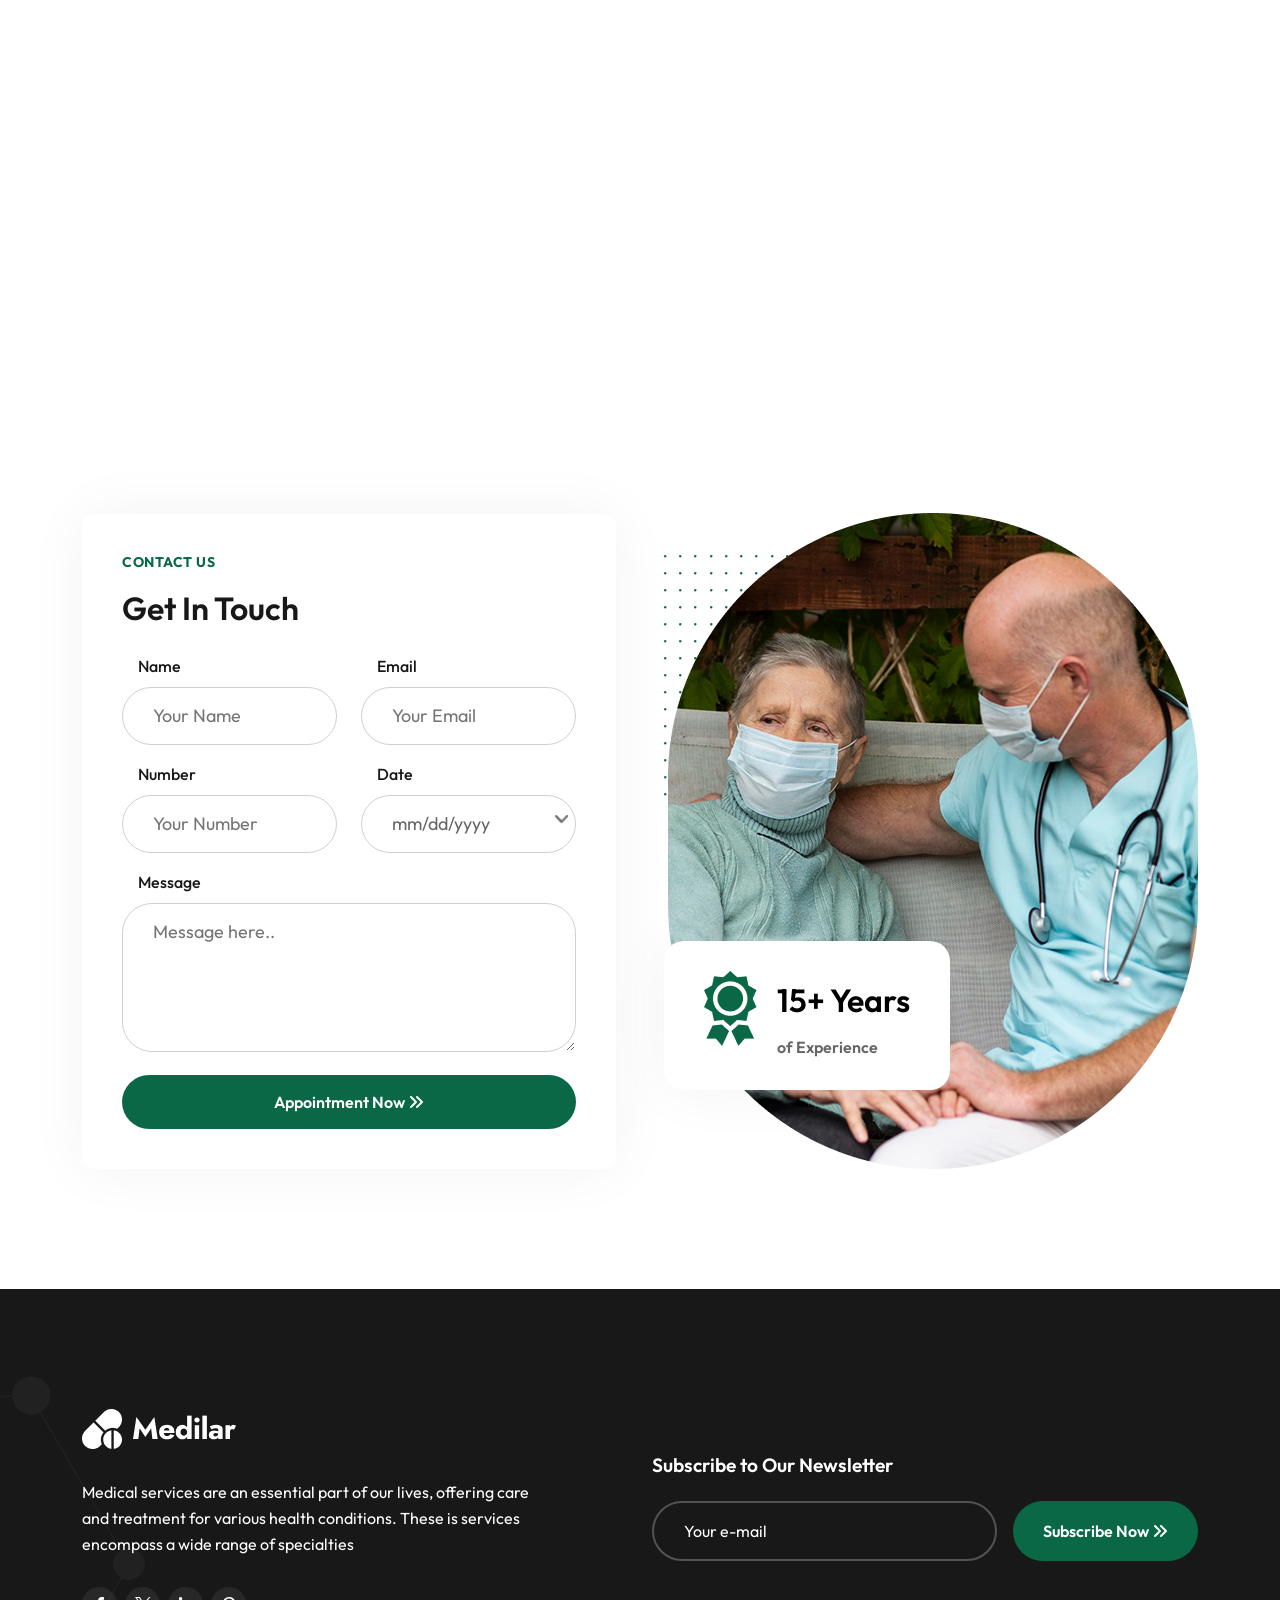
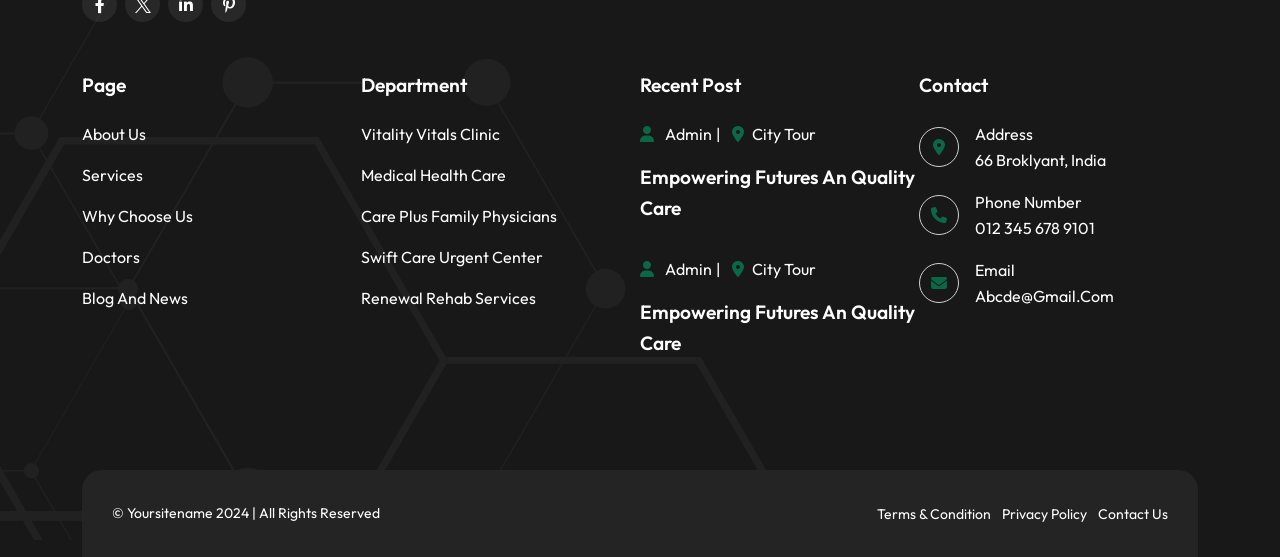
<file: contact.html>
<!DOCTYPE html>
<html lang="en">

<head>
  <!-- Required meta tags -->
  <meta charset="UTF-8">
  <meta http-equiv="X-UA-Compatible" content="IE=edge">
  <!-- title -->
  <title>Medilar - Medical & Health HTML Template</title>
  <meta name="description" content="Bricklix - Modern Construction & Building HTML Template">
  <meta name="viewport"
    content="width=device-width, initial-scale=1.0, maximum-scale=5.0, minimum-scale=1.0, user-scalable=yes">
  <!-- Favicon -->
  <link rel="shortcut icon" type="image/x-icon" href="assets/img/fevicon.svg">
  <!-- Place favicon.ico in the root directory -->

  <!-- CSS start here -->
  <link rel="stylesheet" href="assets/css/bootstrap.min.css">
  <link rel="stylesheet" href="assets/fontawsome/css/fontawesome.css">
  <link rel="stylesheet" href="assets/css/slick.css">
  <link rel="stylesheet" href="assets/css/magnific-popup.css">
  <link rel="stylesheet" href="assets/css/animate.min.css">
  <link rel="stylesheet" href="assets/css/odometer.css">
  <link rel="stylesheet" href="assets/css/style.css">
  <!-- CSS end here -->
</head>

<body>
  <!-- Header section start -->
  <header class="cm-header-section w-100 gray-bg" id="sticky-header">
    <nav class="navbar p-0 navbar-expand-xl d-none d-xl-flex ">
      <div class="container header-one-container mb-2">

        <a href="index.html">
          <img src="assets/img/logo/logo.svg" alt="logo">
        </a>
        <button class="navbar-toggler" type="button" data-bs-toggle="collapse" data-bs-target="#navbarSupportedContent"
          aria-controls="navbarSupportedContent" aria-expanded="false" aria-label="Toggle navigation">
          <span class="navbar-toggler-icon"></span>
        </button>
        <div class="collapse navbar-collapse" id="navbarSupportedContent">
          <ul class="navbar-nav mx-auto mb-lg-0">
            <li class="nav-item">
              <a class="nav-link active" aria-current="page" href="#">
                Home <i class="fas fa-chevron-down"></i>
              </a>
              <ul class="sub-menu list-unstyled">
                <li>
                  <a href="index.html">Home One</a>
                </li>
                <li>
                  <a href="home.html">Home Two</a>
                </li>
              </ul>
            </li>
            <li class="nav-item">
              <a class="nav-link" href="about.html">
                About Us
              </a>
            </li>
            <li class="nav-item">
              <a class="nav-link" href="#">
                Services <i class="fas fa-chevron-down"></i>
              </a>
              <ul class="sub-menu list-unstyled">
                <li>
                  <a href="services.html">Service Single</a>
                </li>
                <li>
                  <a href="service-details.html">Service Details</a>
                </li>
              </ul>
            </li>
            <li class="nav-item">
              <a class="nav-link" href="#">
                Projects <i class="fas fa-chevron-down"></i>
              </a>
              <ul class="sub-menu list-unstyled">
                <li>
                  <a href="projects.html">Project Single</a>
                </li>
                <li>
                  <a href="project-details.html">Project Details</a>
                </li>
              </ul>
            </li>
            <li class="nav-item">
              <a class="nav-link" href="#">
                Blog <i class="fas fa-chevron-down"></i>
              </a>
              <ul class="sub-menu list-unstyled">
                <li>
                  <a href="blog.html">Blog Single</a>
                </li>
                <li>
                  <a href="blog-details.html">Blog Details</a>
                </li>
              </ul>
            </li>
            <li class="nav-item">
              <a class="nav-link" href="#">
                Doctor <i class="fas fa-chevron-down"></i>
              </a>
              <ul class="sub-menu list-unstyled">
                <li>
                  <a href="doctors.html">Doctor Single</a>
                </li>
                <li>
                  <a href="doctor-details.html">Doctor Details</a>
                </li>
              </ul>
            </li>
            <li class="nav-item">
              <a class="nav-link" href="contact.html">
                Contact
              </a>
            </li>
          </ul>

          <div class="search-btn">
            <i class="fa fa-search" aria-hidden="true"></i>
          </div>
          <div class="mobile-menu-icon mr-40">
            <svg xmlns="http://www.w3.org/2000/svg" width="24" height="24" viewBox="0 0 24 24" fill="none"
              stroke="currentColor" stroke-width="2" stroke-linecap="round" stroke-linejoin="round"
              class="icon icon-tabler icons-tabler-outline icon-tabler-menu-deep">
              <path stroke="none" d="M0 0h24v24H0z" fill="none" />
              <path d="M4 6h16" />
              <path d="M7 12h13" />
              <path d="M10 18h10" />
            </svg>
          </div>
          <a href="#" class="theme-btn btn-primary active">Free Consultation <i
              class="fa fa-angle-double-right btn-icon" aria-hidden="true"></i></a>
        </div>

      </div>
    </nav>
    <!-- mobile navbar part start -->
    <div class="mobile-menu-area d-block d-xl-none">
      <div class="container-md">
        <div class="mobile-topbar">
          <div class="d-flex justify-content-between align-items-center">
            <div class="logo">
              <a href="index.html"> <img src="assets/img/logo/logo.svg" alt="logo"></a>
            </div>
            <div class="bars">
              <i class="fas fa-bars"></i>
            </div>
          </div>
        </div>
      </div>
      <div class="mobile-menu-overlay"></div>
      <div class="mobile-menu-main">
        <div class="logo">
          <a href="index.html"><img src="assets/img/logo/logo.svg" alt="logo"></a>
        </div>
        <div class="close-mobile-menu"><i class="fas fa-times"></i></div>
        <div class="menu-body">
          <div class="menu-list">
            <ul class="list-unstyled">
              <li class="sub-mobile-menu">
                <a href="#">Home <i class="fas fa-chevron-down float-end"></i></a>
                <ul class="list-unstyled">
                  <li><a href="index.html">Home One</a></li>
                  <li><a href="home.html">Home Two</a></li>
                </ul>
              </li>
              <li class="sub-mobile-menu">
                <a href="about.html">About Us</a>
              </li>
              <li class="sub-mobile-menu">
                <a href="#">Services <i class="fas fa-chevron-down float-end"></i></a>
                <ul class="list-unstyled">
                  <li>
                    <a href="services.html">Service Single</a>
                  </li>
                  <li>
                    <a href="service-details.html">Service Details</a>
                  </li>
                </ul>
              </li>
              <li class="sub-mobile-menu">
                <a href="#">Projects <i class="fas fa-chevron-down float-end"></i></a>
                <ul class="list-unstyled">
                  <li>
                    <a href="projects.html">Project Single</a>
                  </li>
                  <li>
                    <a href="project-details.html">Project Details</a>
                  </li>
                </ul>
              </li>
              <li class="sub-mobile-menu">
                <a href="#">Blog <i class="fas fa-chevron-down float-end"></i></a>
                <ul class="list-unstyled">
                  <li>
                    <a href="blog.html">Blog Single</a>
                  </li>
                  <li>
                    <a href="blog-details.html">Blog Details</a>
                  </li>
                </ul>
              </li>
              <li class="sub-mobile-menu">
                <a href="contact.html">Contact</a>
              </li>
            </ul>
          </div>
        </div>

      </div>
    </div>
    <!-- mobile navbar part end -->
  </header>
  <!-- Header section end -->

  <!-- Main area start -->
  <main>
    <!-- breadcrumb section start -->
    <section class="cm-banner-section cm-breadcrumb gray-bg position-relative overflow-hidden custom-wrapper-hover">
      <div class="breadcrumb-content">
        <h2 class="breadcrumb-title text-center">Contact</h2>
        <nav aria-label="breadcrumb">
          <ol class="breadcrumb justify-content-center mb-0">
            <li class="breadcrumb-item"><a href="/">Home</a></li>
            <li class="breadcrumb-item active" aria-current="page">Contact</li>
          </ol>
        </nav>
      </div>
    </section>
    <!-- breadcrumb section end -->

    <!-- service section start -->
    <section class="services-section pt-120 pb-0">
      <div class="container-md">
        <div class="pb-120">
          <div class="row row-cols-1 row-cols-md-2 row-cols-lg-3 g-5">
            <div class="col">
              <div class="card contact-card rounded-20 flip-up">
                <div class="card-body d-flex align-items-center gap-4">
                  <div class="icon-container rounded-circle bg-light d-flex justify-content-center align-items-center">
                    <i class="fas fa-phone"></i>
                  </div>
                  <div class="">
                    <h2 class="heading-style4">Phone</h2>
                    <p class="mb-1">012 345 678 9101</p>
                    <p>(208) 555-0112</p>
                  </div>
                </div>
              </div>
            </div>
            <div class="col">
              <div class="card contact-card rounded-20 flip-up">
                <div class="card-body d-flex align-items-center gap-4">
                  <div class="icon-container rounded-circle bg-light d-flex justify-content-center align-items-center">
                    <i class="fas fa-envelope"></i>
                  </div>
                  <div class="">
                    <h2 class="heading-style4">Email</h2>
                    <p class="mb-1">sarazbhuiyan0214@gmail.com</p>
                    <p>saiyam@gmail.com</p>
                  </div>
                </div>
              </div>
            </div>
            <div class="col">
              <div class="card contact-card rounded-20 flip-up">
                <div class="card-body d-flex align-items-center gap-4">
                  <div class="icon-container rounded-circle bg-light d-flex justify-content-center align-items-center">
                    <i class="fas fa-location-dot"></i>
                  </div>
                  <div class="">
                    <h2 class="heading-style4">Location</h2>
                    <p class="mb-1">Mirpur 10 road Apon Bhobon <br> Dhaka,Bangladesh</p>
                  </div>
                </div>
              </div>
            </div>
          </div>
        </div>
      </div>
      <iframe class="pb-120"
        src="https://www.google.com/maps/embed?pb=!1m14!1m8!1m3!1d458.9769815830957!2d89.40119446032715!3d23.0305326170602!3m2!1i1024!2i768!4f13.1!3m3!1m2!1s0x39ffa075c6f179fb%3A0x78f38bf1cc39cd02!2sDNationSoft!5e0!3m2!1sen!2sus!4v1769346029454!5m2!1sen!2sus"
        height="653" style="border:0;width: 100%;" allowfullscreen loading="lazy"
        referrerpolicy="no-referrer-when-downgrade"></iframe>
      <section class="contact-with-us-h contact-page">
        <div class="">
          <div class="container-md">
            <div class="row row-cols-1 row-cols-lg-2 g-5 align-items-center justify-content-between">
              <div class="col order-2 order-md-0 flip-up">
                <div class="contact-form-section">
                  <h2 class="small-header">Contact Us</h2>
                  <h2 class="heading-style2">Get In Touch</h2>
                  <form>
                    <div class="row row-cols-md-2 row-cols-1 g-4">
                      <div class="form-group mt-0">
                        <label for="name" class="ms-3 mb-2">Name</label>
                        <input type="text" id="name" name="name" placeholder="Your Name">
                      </div>
                      <div class="form-group mt-0">
                        <label for="email" class="ms-3 mb-2">Email</label>
                        <input type="email" id="email" name="email" placeholder="Your Email">
                      </div>
                      <div class="form-group mt-0">
                        <label for="number" class="ms-3 mb-2">Number</label>
                        <input type="text" id="number" name="number" placeholder="Your Number">
                      </div>
                      <div class="form-group from-group2 mt-0">
                        <label for="date" class="ms-3 mb-2">Date</label>
                        <input type="date" id="date" name="date">
                      </div>
                    </div>

                    <div class="form-group">
                      <label for="message" class="ms-3 mb-2">Message</label>
                      <textarea id="message" name="message" placeholder="Message here.."></textarea>
                    </div>

                    <button type="submit" class="btn-appointment flip-up">
                      Appointment Now <i class="fa fa-angle-double-right btn-icon" aria-hidden="true"></i>
                    </button>
                  </form>
                </div>
              </div>
              <div class="col">
                <div class="contact-image text-end position-relative flip-up">
                  <img draggable="false" src="assets/img/contact/1.png" alt="Contact Image" class="img-fluid h-100">
                  <div class="d-card cwu flip-up d-flex m-0 position-absolute bg-white rounded-20">
                    <div class="">
                      <img draggable="false" src="assets/img/contact/medal.png" alt="">
                    </div>
                    <div class="happy-client ">
                      <h2 class="heading-style2 text-black">15+ Years</h2>
                      <p class="text-start">of Experience</p>
                    </div>
                  </div>
                </div>
              </div>
            </div>
          </div>
        </div>
      </section>
    </section>
    <!-- service section end -->
  </main>
  <!-- Main area end -->
  <!-- Back to top button start -->
  <button class="scroll-to-top position-fixed">
    <i class="fas fa-chevron-up"></i>
  </button>
  <!-- Back to top button end -->
  <!-- Footer section start -->
  <footer class="footer-section home footer-bg pt-120 mt-120">
    <div class="container-md">
      <div class="row g-4 align-items-center">
        <div class="col-md-5">
          <div class="mb-30">
            <a href=""><img src="assets/img/logo/logo-white.png" alt=""></a>
          </div>
          <p class="text-white mb-30">Medical services are an essential part of our lives, offering care and treatment
            for various health
            conditions. These is services encompass a wide range of specialties</p>
          <div class="social-icons d-flex gap-2">
            <a href="#" class="social-icon rounded-circle justify-content-center align-items-center d-flex">
              <i class="fab fa-facebook-f"></i>
            </a>
            <a href="#" class="social-icon rounded-circle justify-content-center align-items-center d-flex">
              <svg width="16" height="16" viewBox="0 0 16 16" fill="none" xmlns="http://www.w3.org/2000/svg">
                <path
                  d="M9.52217 6.77491L15.4785 0H14.0671L8.89516 5.88256L4.76437 0H0L6.24656 8.89547L0 16H1.41155L6.87321 9.78782L11.2356 16H16L9.52217 6.77491ZM7.58887 8.97384L6.95596 8.08805L1.92015 1.03974H4.0882L8.15216 6.72795L8.78507 7.61374L14.0677 15.0075H11.8997L7.58887 8.97384Z"
                  fill="white" />
              </svg>

            </a>
            <a href="#" class="social-icon rounded-circle justify-content-center align-items-center d-flex">
              <i class="fab fa-linkedin-in"></i>
            </a>
            <a href="#" class="social-icon rounded-circle justify-content-center align-items-center d-flex">
              <i class="fab fa-pinterest-p"></i>
            </a>
          </div>
        </div>
        <div class="col-md-1"></div>
        <div class="col-md-6">
          <h2 class="footer-subtitle heading-style5 text-white mb-30">Subscribe to Our Newsletter</h2>
          <form class="footer-newsletter mb-20">
            <div class="d-flex flex-wrap flex-lg-nowrap gap-3">
              <input type="email" class="form-control" placeholder="Your e-mail">
              <button class="theme-btn btn-primary active text-nowrap" type="submit">Subscribe Now <i
                  class="fas fa-angle-double-right"></i> </button>
            </div>
          </form>

        </div>
      </div>
      <div class="row g-5 g-md-0 mt-5">
        <!-- Page Links -->
        <div class="col-lg-3 col-md-6">
          <h2 class="heading-style5 text-white mb-30">Page</h2>
          <ul class="list-unstyled footer-links">
            <li><a href="#"> About Us</a></li>
            <li><a href="#"> Services</a></li>
            <li><a href="#"> Why Choose Us</a></li>
            <li><a href="#"> Doctors</a></li>
            <li><a href="#"> Blog And News</a></li>
          </ul>
        </div>
        <!-- Department List -->
        <div class="col-lg-3 col-md-6">
          <h2 class="heading-style5 text-white mb-30">Department</h2>
          <ul class="list-unstyled footer-links">
            <li><a href="#"> Vitality Vitals Clinic</a></li>
            <li><a href="#"> Medical Health Care</a></li>
            <li><a href="#"> Care Plus Family Physicians</a></li>
            <li><a href="#"> Swift Care Urgent Center</a></li>
            <li><a href="#"> Renewal Rehab Services</a></li>
          </ul>
        </div>
        <!-- Recent Posts -->
        <div class="col-lg-3 col-md-6">
          <h2 class="heading-style5 text-white mb-30">Recent Post</h2>
          <ul class="list-unstyled footer-links">
            <li class="">
              <a href=""><i class="fas fa-user me-2"></i> Admin</a><span class="d-inline-block mx-1">|</span><a
                href=""><i class="fas fa-map-marker-alt mx-2"></i>City Tour</a><br>
              <a href="#">
                <h2 class="heading-style6 text-white mb-3">Empowering Futures An Quality Care</h2>
              </a>
            </li>
            <li class="">
              <a href=""><i class="fas fa-user me-2"></i> Admin</a><span class="d-inline-block mx-1">|</span><a
                href=""><i class="fas fa-map-marker-alt mx-2"></i>City Tour</a><br>
              <a href="#">
                <h2 class="heading-style6 text-white mb-3">Empowering Futures An Quality Care</h2>
              </a>
            </li>
          </ul>
        </div>
        <!-- Contact Info -->
        <div class="col-lg-3 col-md-6">
          <h2 class="heading-style5 text-white mb-30">Contact</h2>
          <ul class="list-unstyled footer-contact">
            <li class="d-flex align-items-center gap-3 mb-3">
              <span class="d-flex justify-content-center align-items-center rounded-circle border p-2">
                <i class="fa fa-map-marker-alt mx-auto"></i>
              </span>
              <div class="">
                <p>Address</p>
                <span>66 Broklyant, India</span>
              </div>
            </li>
            <li class="d-flex align-items-center gap-3 mb-3">
              <span class="d-flex justify-content-center align-items-center rounded-circle border p-2">
                <i class="fa fa-phone mx-auto"></i>
              </span>
              <div class="">
                <p>Phone Number</p>
                <span><a href="tel:0123456789101">012 345 678 9101</a></span>
              </div>
            </li>
            <li class="d-flex align-items-center gap-3">
              <span class="d-flex justify-content-center align-items-center rounded-circle border p-2">
                <i class="fa fa-envelope mx-auto"></i>
              </span>
              <div class="">
                <p>Email</p>
                <span><a href="mailto:Abcde@Gmail.Com">Abcde@Gmail.Com</a></span>
              </div>
            </li>
          </ul>
        </div>
      </div>

      <div
        class="footer-last d-flex flex-column flex-md-row justify-content-between align-items-center container mx-auto">
        <p class="mb-0 small">© Yoursitename 2024 | All Rights Reserved</p>
        <ul class="list-inline mb-0">
          <li class="list-inline-item"><a href="#">Terms & Condition</a></li>
          <li class="list-inline-item"><a href="#">Privacy Policy</a></li>
          <li class="list-inline-item"><a href="#">Contact Us</a></li>
        </ul>
      </div>
    </div>
  </footer>
  <!-- Footer section end -->

  <!-- JS start here -->
  <script src="assets/js/vendor/jquery-3.6.0.min.js"></script>
  <script src="assets/js/bootstrap.bundle.min.js"></script>
  <script src="assets/js/gsap.js"></script>
  <script src="assets/js/gsap-scroll-trigger.js"></script>
  <script src="assets/js/gsap-split-text.js"></script>
  <script src="assets/js/simple-parallax.js"></script>
  <script src="assets/js/jquery.appear.js"></script>
  <script src="assets/js/jquery.odometer.min.js"></script>
  <script src="assets/js/jquery.magnific-popup.min.js"></script>
  <script src="assets/js/ajax-form.js"></script>
  <script src="assets/js/slick.min.js"></script>
  <script src="assets/js/vendor/isotope.pkgd.min.js"></script>

  <script src="assets/js/script.js"></script>

  <script>
    // Initialize Isotope
    var $grid = $('.grid').isotope({
      itemSelector: '.gallery-item',
      layoutMode: 'fitRows'
    });

    // Bind filter button click
    $('#filters').on('click', 'button', function () {
      var filterValue = $(this).attr('data-filter');
      $grid.isotope({
        filter: filterValue
      });
      // Update active class
      $('#filters').find('.active').removeClass('active');
      $(this).addClass('active');
    });
  </script>
  <!-- JS end here -->
</body>

</html>
</file>
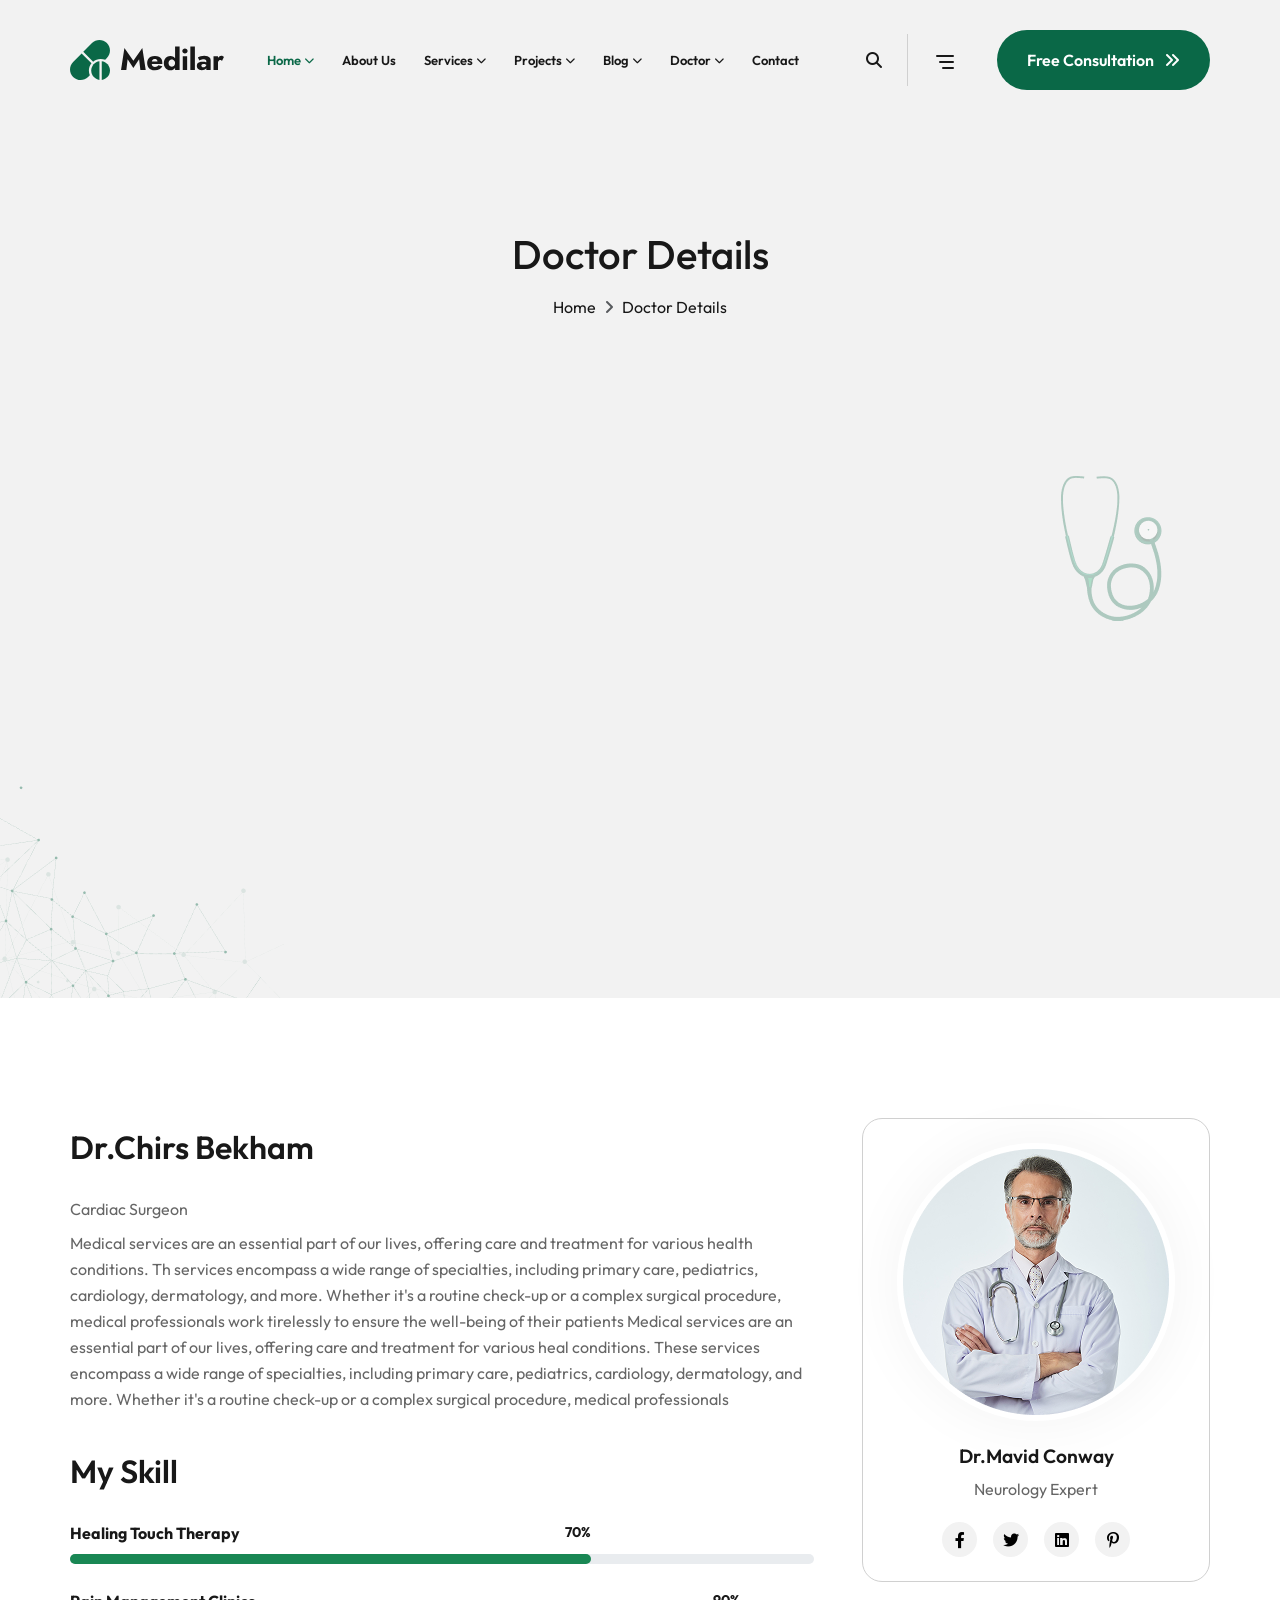
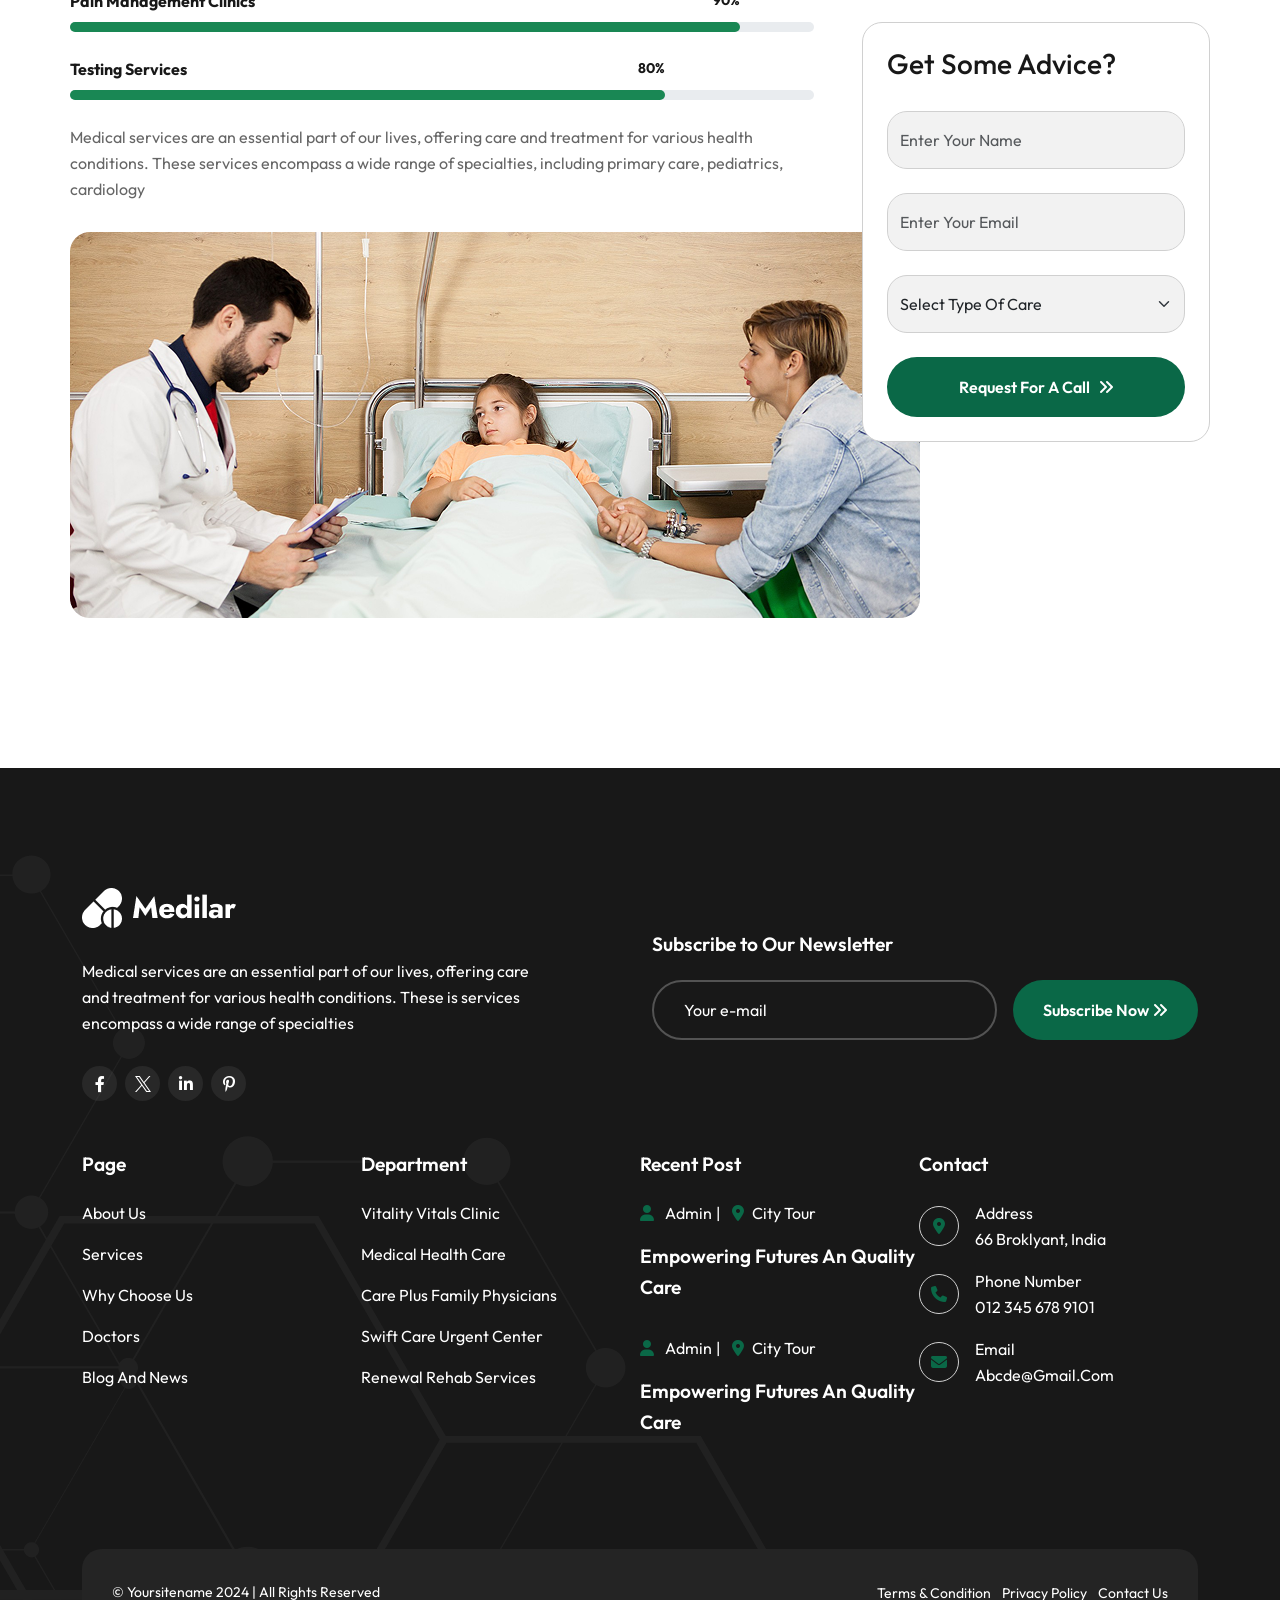
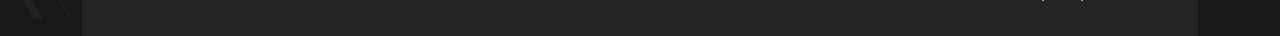
<file: doctor-details.html>
<!DOCTYPE html>
<html lang="en">

<head>
  <!-- Required meta tags -->
  <meta charset="UTF-8">
  <meta http-equiv="X-UA-Compatible" content="IE=edge">
  <!-- title -->
  <title>Medilar - Medical & Health HTML Template</title>
  <meta name="description" content="Bricklix - Modern Construction & Building HTML Template">
  <meta name="viewport"
    content="width=device-width, initial-scale=1.0, maximum-scale=5.0, minimum-scale=1.0, user-scalable=yes">
  <!-- Favicon -->
  <link rel="shortcut icon" type="image/x-icon" href="assets/img/fevicon.svg">
  <!-- Place favicon.ico in the root directory -->

  <!-- CSS start here -->
  <link rel="stylesheet" href="assets/css/bootstrap.min.css">
  <link rel="stylesheet" href="assets/fontawsome/css/fontawesome.css">
  <link rel="stylesheet" href="assets/css/slick.css">
  <link rel="stylesheet" href="assets/css/magnific-popup.css">
  <link rel="stylesheet" href="assets/css/animate.min.css">
  <link rel="stylesheet" href="assets/css/odometer.css">
  <link rel="stylesheet" href="assets/css/style.css">
  <!-- CSS end here -->
</head>

<body>
  <!-- Header section start -->
  <header class="cm-header-section w-100 gray-bg" id="sticky-header">
    <nav class="navbar p-0 navbar-expand-xl d-none d-xl-flex ">
      <div class="container header-one-container mb-2">

        <a href="index.html">
          <img src="assets/img/logo/logo.svg" alt="logo">
        </a>
        <button class="navbar-toggler" type="button" data-bs-toggle="collapse" data-bs-target="#navbarSupportedContent"
          aria-controls="navbarSupportedContent" aria-expanded="false" aria-label="Toggle navigation">
          <span class="navbar-toggler-icon"></span>
        </button>
        <div class="collapse navbar-collapse" id="navbarSupportedContent">
          <ul class="navbar-nav mx-auto mb-lg-0">
            <li class="nav-item">
              <a class="nav-link active" aria-current="page" href="#">
                Home <i class="fas fa-chevron-down"></i>
              </a>
              <ul class="sub-menu list-unstyled">
                <li>
                  <a href="index.html">Home One</a>
                </li>
                <li>
                  <a href="home.html">Home Two</a>
                </li>
              </ul>
            </li>
            <li class="nav-item">
              <a class="nav-link" href="about.html">
                About Us
              </a>
            </li>
            <li class="nav-item">
              <a class="nav-link" href="#">
                Services <i class="fas fa-chevron-down"></i>
              </a>
              <ul class="sub-menu list-unstyled">
                <li>
                  <a href="services.html">Service Single</a>
                </li>
                <li>
                  <a href="service-details.html">Service Details</a>
                </li>
              </ul>
            </li>
            <li class="nav-item">
              <a class="nav-link" href="#">
                Projects <i class="fas fa-chevron-down"></i>
              </a>
              <ul class="sub-menu list-unstyled">
                <li>
                  <a href="projects.html">Project Single</a>
                </li>
                <li>
                  <a href="project-details.html">Project Details</a>
                </li>
              </ul>
            </li>
            <li class="nav-item">
              <a class="nav-link" href="#">
                Blog <i class="fas fa-chevron-down"></i>
              </a>
              <ul class="sub-menu list-unstyled">
                <li>
                  <a href="blog.html">Blog Single</a>
                </li>
                <li>
                  <a href="blog-details.html">Blog Details</a>
                </li>
              </ul>
            </li>
            <li class="nav-item">
              <a class="nav-link" href="#">
                Doctor <i class="fas fa-chevron-down"></i>
              </a>
              <ul class="sub-menu list-unstyled">
                <li>
                  <a href="doctors.html">Doctor Single</a>
                </li>
                <li>
                  <a href="doctor-details.html">Doctor Details</a>
                </li>
              </ul>
            </li>
            <li class="nav-item">
              <a class="nav-link" href="contact.html">
                Contact
              </a>
            </li>
          </ul>

          <div class="search-btn">
            <i class="fa fa-search" aria-hidden="true"></i>
          </div>
          <div class="mobile-menu-icon mr-40">
            <svg xmlns="http://www.w3.org/2000/svg" width="24" height="24" viewBox="0 0 24 24" fill="none"
              stroke="currentColor" stroke-width="2" stroke-linecap="round" stroke-linejoin="round"
              class="icon icon-tabler icons-tabler-outline icon-tabler-menu-deep">
              <path stroke="none" d="M0 0h24v24H0z" fill="none" />
              <path d="M4 6h16" />
              <path d="M7 12h13" />
              <path d="M10 18h10" />
            </svg>
          </div>
          <a href="#" class="theme-btn btn-primary active">Free Consultation <i
              class="fa fa-angle-double-right btn-icon" aria-hidden="true"></i></a>
        </div>

      </div>
    </nav>
    <!-- mobile navbar part start -->
    <div class="mobile-menu-area d-block d-xl-none">
      <div class="container-md">
        <div class="mobile-topbar">
          <div class="d-flex justify-content-between align-items-center">
            <div class="logo">
              <a href="index.html"> <img src="assets/img/logo/logo.svg" alt="logo"></a>
            </div>
            <div class="bars">
              <i class="fas fa-bars"></i>
            </div>
          </div>
        </div>
      </div>
      <div class="mobile-menu-overlay"></div>
      <div class="mobile-menu-main">
        <div class="logo">
          <a href="index.html"><img src="assets/img/logo/logo.svg" alt="logo"></a>
        </div>
        <div class="close-mobile-menu"><i class="fas fa-times"></i></div>
        <div class="menu-body">
          <div class="menu-list">
            <ul class="list-unstyled">
              <li class="sub-mobile-menu">
                <a href="#">Home <i class="fas fa-chevron-down float-end"></i></a>
                <ul class="list-unstyled">
                  <li><a href="index.html">Home One</a></li>
                  <li><a href="home.html">Home Two</a></li>
                </ul>
              </li>
              <li class="sub-mobile-menu">
                <a href="about.html">About Us</a>
              </li>
              <li class="sub-mobile-menu">
                <a href="#">Services <i class="fas fa-chevron-down float-end"></i></a>
                <ul class="list-unstyled">
                  <li>
                    <a href="services.html">Service Single</a>
                  </li>
                  <li>
                    <a href="service-details.html">Service Details</a>
                  </li>
                </ul>
              </li>
              <li class="sub-mobile-menu">
                <a href="#">Projects <i class="fas fa-chevron-down float-end"></i></a>
                <ul class="list-unstyled">
                  <li>
                    <a href="projects.html">Project Single</a>
                  </li>
                  <li>
                    <a href="project-details.html">Project Details</a>
                  </li>
                </ul>
              </li>
              <li class="sub-mobile-menu">
                <a href="#">Blog <i class="fas fa-chevron-down float-end"></i></a>
                <ul class="list-unstyled">
                  <li>
                    <a href="blog.html">Blog Single</a>
                  </li>
                  <li>
                    <a href="blog-details.html">Blog Details</a>
                  </li>
                </ul>
              </li>
              <li class="sub-mobile-menu">
                <a href="contact.html">Contact</a>
              </li>
            </ul>
          </div>
        </div>

      </div>
    </div>
    <!-- mobile navbar part end -->
  </header>
  <!-- Header section end -->

  <!-- Main area start -->
  <main>
    <!-- breadcrumb section start -->
    <section class="cm-banner-section cm-breadcrumb gray-bg position-relative overflow-hidden custom-wrapper-hover">
      <div class="breadcrumb-content">
        <h2 class="breadcrumb-title text-center">Doctor Details</h2>
        <nav aria-label="breadcrumb">
          <ol class="breadcrumb justify-content-center mb-0">
            <li class="breadcrumb-item"><a href="/">Home</a></li>
            <li class="breadcrumb-item active" aria-current="page">Doctor Details</li>
          </ol>
        </nav>
      </div>
    </section>
    <!-- breadcrumb section end -->

    <!-- service section start -->
    <section class="services-section pt-120 pb-0">
      <div class="container">
        <div class="row g-5">
          <div class="col-8">

            <div class="content mb-30">
              <h2 class="heading-style2">Dr.Chirs Bekham</h2>
              <p class="mb-2">Cardiac Surgeon</p>
              <p class="mb-30">Medical services are an essential part of our lives, offering care and treatment for
                various health conditions. Th services encompass a wide range of specialties, including primary care,
                pediatrics, cardiology, dermatology, and more. Whether it's a routine check-up or a complex surgical
                procedure, medical professionals work tirelessly to ensure the well-being of their patients Medical
                services are an essential part of our lives, offering care and treatment for various heal conditions.
                These services encompass a wide range of specialties, including primary care, pediatrics, cardiology,
                dermatology, and more. Whether it's a routine check-up or a complex surgical procedure, medical
                professionals </p>

              <h2 class="heading-style2 mt-20">My Skill</h2>

              <div class="mb-4">
                <label class="form-label fw-bold">Healing Touch Therapy</label>
                <div class="progress overflow-visible" style="height: 10px;">
                  <div class="progress-bar bg-success position-relative overflow-visible rounded" role="progressbar"
                    aria-valuenow="70" aria-valuemin="0" aria-valuemax="100">
                    <div class="progress-label">0%</div>
                  </div>
                </div>
              </div>

              <div class="mb-4">
                <label class="form-label fw-bold">Pain Management Clinics</label>
                <div class="progress overflow-visible" style="height: 10px;">
                  <div class="progress-bar bg-success position-relative overflow-visible rounded" role="progressbar"
                    aria-valuenow="90" aria-valuemin="0" aria-valuemax="100">
                    <div class="progress-label">0%</div>
                  </div>
                </div>
              </div>

              <div class="mb-4">
                <label class="form-label fw-bold">Testing Services</label>
                <div class="progress overflow-visible" style="height: 10px;">
                  <div class="progress-bar bg-success position-relative rounded overflow-visible" role="progressbar"
                    aria-valuenow="80" aria-valuemin="0" aria-valuemax="100">
                    <div class="progress-label">0%</div>
                  </div>
                </div>
              </div>




              <p class="mb-30">Medical services are an essential part of our lives, offering care and treatment for
                various health
                conditions. These services encompass a wide range of specialties, including primary care, pediatrics,
                cardiology</p>
              <img class="flip-up" src="assets/img/doctors/details/2.png" alt="assets/img/doctors/details/2.png">
            </div>
          </div>
          <div class="col-4">

            <div class="custom-details-card flip-up dd border rounded-20 bg-white mb-40">
              <div class="doctor-container">
                <div class="doctors-card dd position-relative">
                  <div class="bg-1 position-absolute top-0 "></div>
                  <div class="text-center image-container mb-20">
                    <img class="rounded-circle shadow-custom border border-white" src="assets/img/home1/doctors/3.png"
                      alt="Dr. John Doe, Cardiac Surgeon" loading="lazy">
                  </div>
                  <div class="inner-card">
                    <div class="text-center mb-20">
                      <h2 class="mb-1 heading-style5">Dr.Mavid Conway</h2>
                      <p>Neurology Expert</p>
                    </div>
                    <div class="s-menu d-flex justify-content-center gap-3" role="menu">
                      <a href="#" class="social-icon social-icon-light-with-bg" aria-label="Dr. John Doe on Facebook">
                        <i class="fa-brands fa-facebook-f" aria-hidden="true"></i>
                      </a>
                      <a href="#" class="social-icon social-icon-light-with-bg" aria-label="Dr. John Doe on Twitter">
                        <i class="fa-brands fa-twitter" aria-hidden="true"></i>
                      </a>
                      <a href="#" class="social-icon social-icon-light-with-bg" aria-label="Dr. John Doe on LinkedIn">
                        <i class="fa-brands fa-linkedin" aria-hidden="true"></i>
                      </a>
                      <a href="#" class="social-icon social-icon-light-with-bg" aria-label="Dr. John Doe on Pinterest">
                        <i class="fa-brands fa-pinterest-p" aria-hidden="true"></i>
                      </a>
                    </div>

                  </div>
                </div>
              </div>
            </div>
            <div class="custom-details-card flip-up need-help rounded-20 bg-white border text-center">
              <h3 class="heading-style3 mb-30 text-start gta">Get Some Advice?</h3>
              <form method="get" class="advice-form">
                <input type="text" class="rounded-20 py-3 form-control gray-bg mb-4"  
                  placeholder="Enter Your Name">
                <input type="email" class="rounded-20 py-3 form-control gray-bg mb-4"  
                  placeholder="Enter Your Email">
                <select  class="rounded-20 py-3 form-select gray-bg mb-4" >
                  <option value="" selected>Select Type Of Care</option>
                </select>
                <button type="submit" class="flip-up w-100 theme-btn btn-primary active flip-up">Request For A Call <i
                    class="fa fa-angle-double-right ms-2"></i></button>
              </form>
            </div>
          </div>
        </div>
      </div>
    </section>
    <!-- service section end -->
  </main>
  <!-- Main area end -->
  <!-- Back to top button start -->
  <button class="scroll-to-top position-fixed">
    <i class="fas fa-chevron-up"></i>
  </button>
  <!-- Back to top button end -->
  <!-- Footer section start -->
  <footer class="footer-section home footer-bg pt-120 mt-120">
    <div class="container-md">
      <div class="row g-4 align-items-center">
        <div class="col-md-5">
          <div class="mb-30">
            <a href=""><img src="assets/img/logo/logo-white.png" alt=""></a>
          </div>
          <p class="text-white mb-30">Medical services are an essential part of our lives, offering care and treatment
            for various health
            conditions. These is services encompass a wide range of specialties</p>
          <div class="social-icons d-flex gap-2">
            <a href="#" class="social-icon rounded-circle justify-content-center align-items-center d-flex">
              <i class="fab fa-facebook-f"></i>
            </a>
            <a href="#" class="social-icon rounded-circle justify-content-center align-items-center d-flex">
              <svg width="16" height="16" viewBox="0 0 16 16" fill="none" xmlns="http://www.w3.org/2000/svg">
                <path
                  d="M9.52217 6.77491L15.4785 0H14.0671L8.89516 5.88256L4.76437 0H0L6.24656 8.89547L0 16H1.41155L6.87321 9.78782L11.2356 16H16L9.52217 6.77491ZM7.58887 8.97384L6.95596 8.08805L1.92015 1.03974H4.0882L8.15216 6.72795L8.78507 7.61374L14.0677 15.0075H11.8997L7.58887 8.97384Z"
                  fill="white" />
              </svg>

            </a>
            <a href="#" class="social-icon rounded-circle justify-content-center align-items-center d-flex">
              <i class="fab fa-linkedin-in"></i>
            </a>
            <a href="#" class="social-icon rounded-circle justify-content-center align-items-center d-flex">
              <i class="fab fa-pinterest-p"></i>
            </a>
          </div>
        </div>
        <div class="col-md-1"></div>
        <div class="col-md-6">
          <h2 class="footer-subtitle heading-style5 text-white mb-30">Subscribe to Our Newsletter</h2>
          <form class="footer-newsletter mb-20">
            <div class="d-flex flex-wrap flex-lg-nowrap gap-3">
              <input type="email" class="form-control" placeholder="Your e-mail">
              <button class="theme-btn btn-primary active text-nowrap" type="submit">Subscribe Now <i
                  class="fas fa-angle-double-right"></i> </button>
            </div>
          </form>

        </div>
      </div>
      <div class="row g-5 g-md-0 mt-5">
        <!-- Page Links -->
        <div class="col-lg-3 col-md-6">
          <h2 class="heading-style5 text-white mb-30">Page</h2>
          <ul class="list-unstyled footer-links">
            <li><a href="#"> About Us</a></li>
            <li><a href="#"> Services</a></li>
            <li><a href="#"> Why Choose Us</a></li>
            <li><a href="#"> Doctors</a></li>
            <li><a href="#"> Blog And News</a></li>
          </ul>
        </div>
        <!-- Department List -->
        <div class="col-lg-3 col-md-6">
          <h2 class="heading-style5 text-white mb-30">Department</h2>
          <ul class="list-unstyled footer-links">
            <li><a href="#"> Vitality Vitals Clinic</a></li>
            <li><a href="#"> Medical Health Care</a></li>
            <li><a href="#"> Care Plus Family Physicians</a></li>
            <li><a href="#"> Swift Care Urgent Center</a></li>
            <li><a href="#"> Renewal Rehab Services</a></li>
          </ul>
        </div>
        <!-- Recent Posts -->
        <div class="col-lg-3 col-md-6">
          <h2 class="heading-style5 text-white mb-30">Recent Post</h2>
          <ul class="list-unstyled footer-links">
            <li class="">
              <a href=""><i class="fas fa-user me-2"></i> Admin</a><span class="d-inline-block mx-1">|</span><a
                href=""><i class="fas fa-map-marker-alt mx-2"></i>City Tour</a><br>
              <a href="#">
                <h2 class="heading-style6 text-white mb-3">Empowering Futures An Quality Care</h2>
              </a>
            </li>
            <li class="">
              <a href=""><i class="fas fa-user me-2"></i> Admin</a><span class="d-inline-block mx-1">|</span><a
                href=""><i class="fas fa-map-marker-alt mx-2"></i>City Tour</a><br>
              <a href="#">
                <h2 class="heading-style6 text-white mb-3">Empowering Futures An Quality Care</h2>
              </a>
            </li>
          </ul>
        </div>
        <!-- Contact Info -->
        <div class="col-lg-3 col-md-6">
          <h2 class="heading-style5 text-white mb-30">Contact</h2>
          <ul class="list-unstyled footer-contact">
            <li class="d-flex align-items-center gap-3 mb-3">
              <span class="d-flex justify-content-center align-items-center rounded-circle border p-2">
                <i class="fa fa-map-marker-alt mx-auto"></i>
              </span>
              <div class="">
                <p>Address</p>
                <span>66 Broklyant, India</span>
              </div>
            </li>
            <li class="d-flex align-items-center gap-3 mb-3">
              <span class="d-flex justify-content-center align-items-center rounded-circle border p-2">
                <i class="fa fa-phone mx-auto"></i>
              </span>
              <div class="">
                <p>Phone Number</p>
                <span><a href="tel:0123456789101">012 345 678 9101</a></span>
              </div>
            </li>
            <li class="d-flex align-items-center gap-3">
              <span class="d-flex justify-content-center align-items-center rounded-circle border p-2">
                <i class="fa fa-envelope mx-auto"></i>
              </span>
              <div class="">
                <p>Email</p>
                <span><a href="mailto:Abcde@Gmail.Com">Abcde@Gmail.Com</a></span>
              </div>
            </li>
          </ul>
        </div>
      </div>

      <div
        class="footer-last d-flex flex-column flex-md-row justify-content-between align-items-center container mx-auto">
        <p class="mb-0 small">© Yoursitename 2024 | All Rights Reserved</p>
        <ul class="list-inline mb-0">
          <li class="list-inline-item"><a href="#">Terms & Condition</a></li>
          <li class="list-inline-item"><a href="#">Privacy Policy</a></li>
          <li class="list-inline-item"><a href="#">Contact Us</a></li>
        </ul>
      </div>
    </div>
  </footer>
  <!-- Footer section end -->

  <!-- JS start here -->
  <script src="assets/js/vendor/jquery-3.6.0.min.js"></script>
  <script src="assets/js/bootstrap.bundle.min.js"></script>
  <script src="assets/js/gsap.js"></script>
  <script src="assets/js/gsap-scroll-trigger.js"></script>
  <script src="assets/js/gsap-split-text.js"></script>
  <script src="assets/js/simple-parallax.js"></script>
  <script src="assets/js/jquery.appear.js"></script>
  <script src="assets/js/jquery.odometer.min.js"></script>
  <script src="assets/js/jquery.magnific-popup.min.js"></script>
  <script src="assets/js/ajax-form.js"></script>
  <script src="assets/js/slick.min.js"></script>
  <script src="assets/js/vendor/isotope.pkgd.min.js"></script>

  <script src="assets/js/script.js"></script>

  <script>
    document.addEventListener("DOMContentLoaded", function () {
      document.querySelectorAll(".progress-bar").forEach(function (bar) {
        let target = parseInt(bar.getAttribute("aria-valuenow"), 10);
        let label = bar.querySelector(".progress-label");

        // Animate bar width
        bar.style.width = target + "%";

        // Animate label count-up
        let current = 0;
        let step = Math.ceil(target / 30); // adjust speed (30 steps)
        let interval = setInterval(() => {
          current += step;
          if (current >= target) {
            current = target;
            clearInterval(interval);
          }
          label.textContent = current + "%";
        }, 50); // update every 50ms
      });
    });
  </script>


  <script>
    // Initialize Isotope
    var $grid = $('.grid').isotope({
      itemSelector: '.gallery-item',
      layoutMode: 'fitRows'
    });

    // Bind filter button click
    $('#filters').on('click', 'button', function () {
      var filterValue = $(this).attr('data-filter');
      $grid.isotope({
        filter: filterValue
      });
      // Update active class
      $('#filters').find('.active').removeClass('active');
      $(this).addClass('active');
    });
  </script>
  <!-- JS end here -->
</body>

</html>
</file>
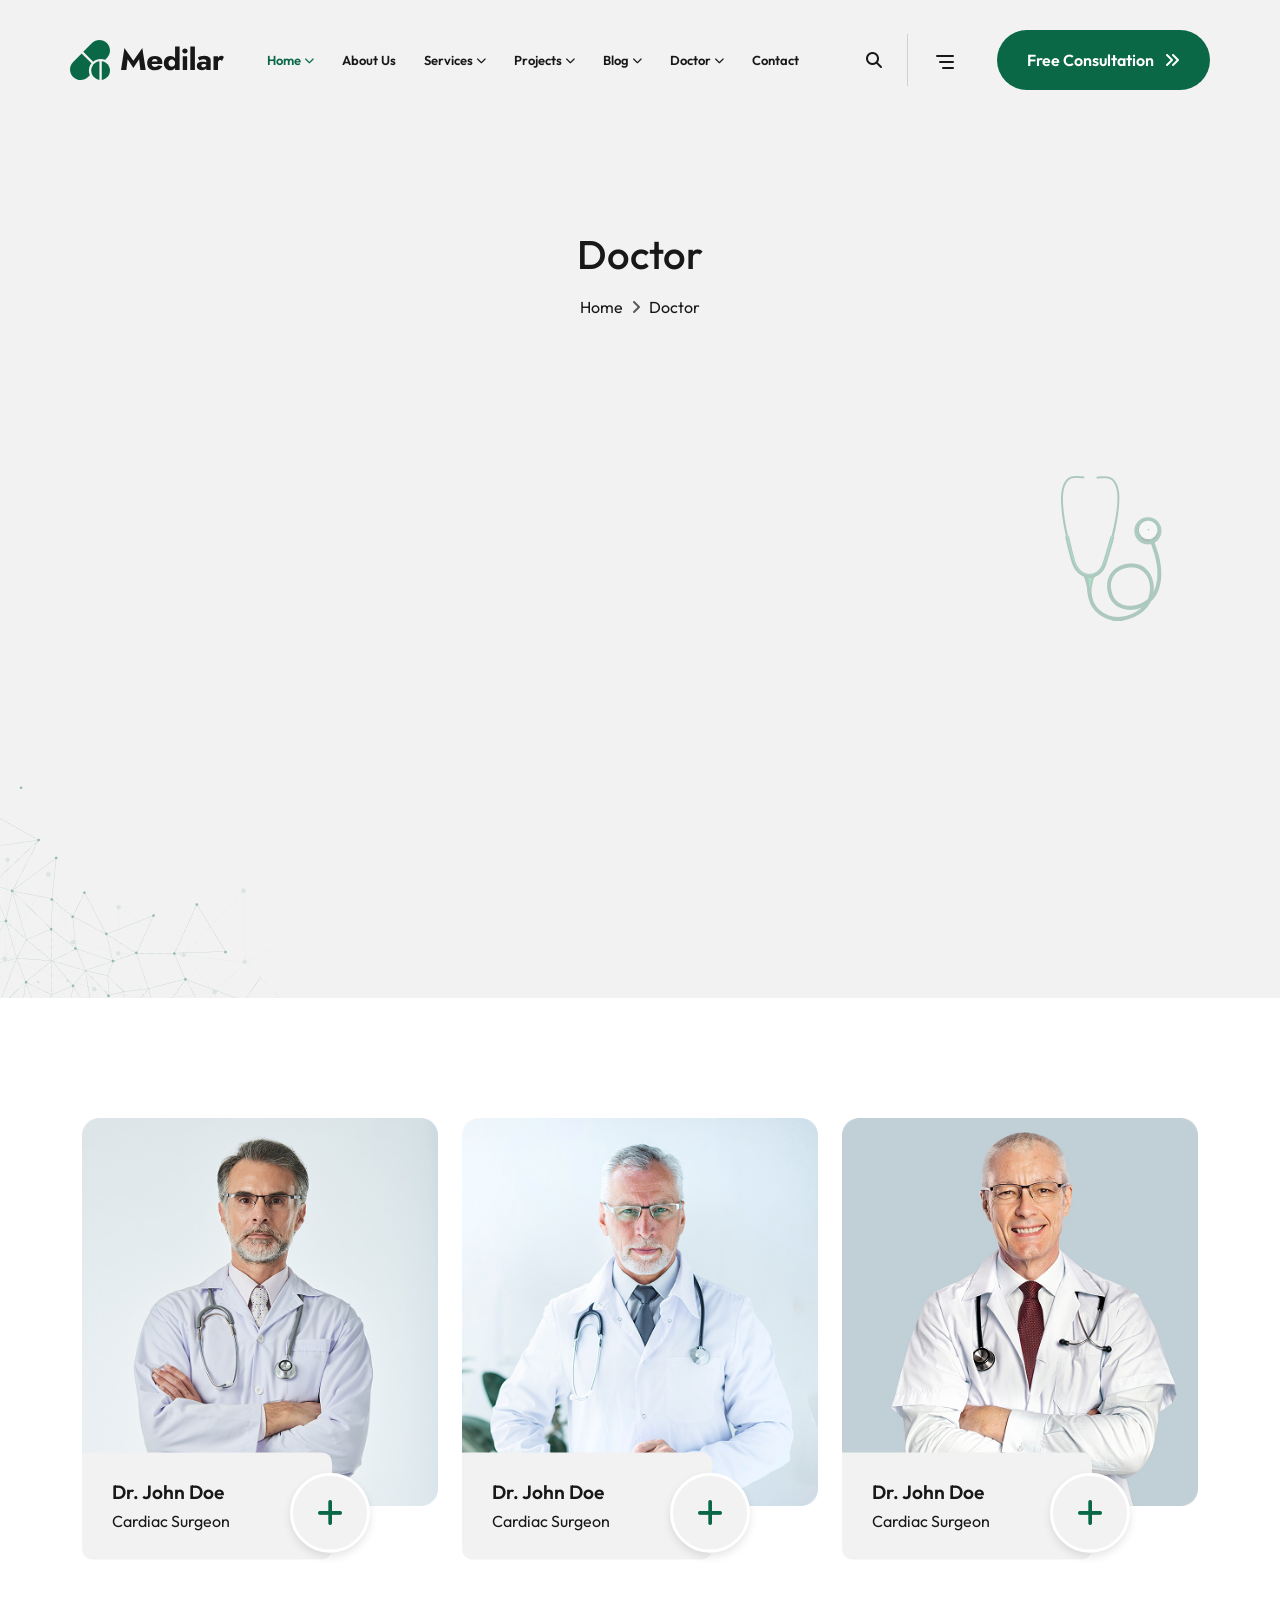
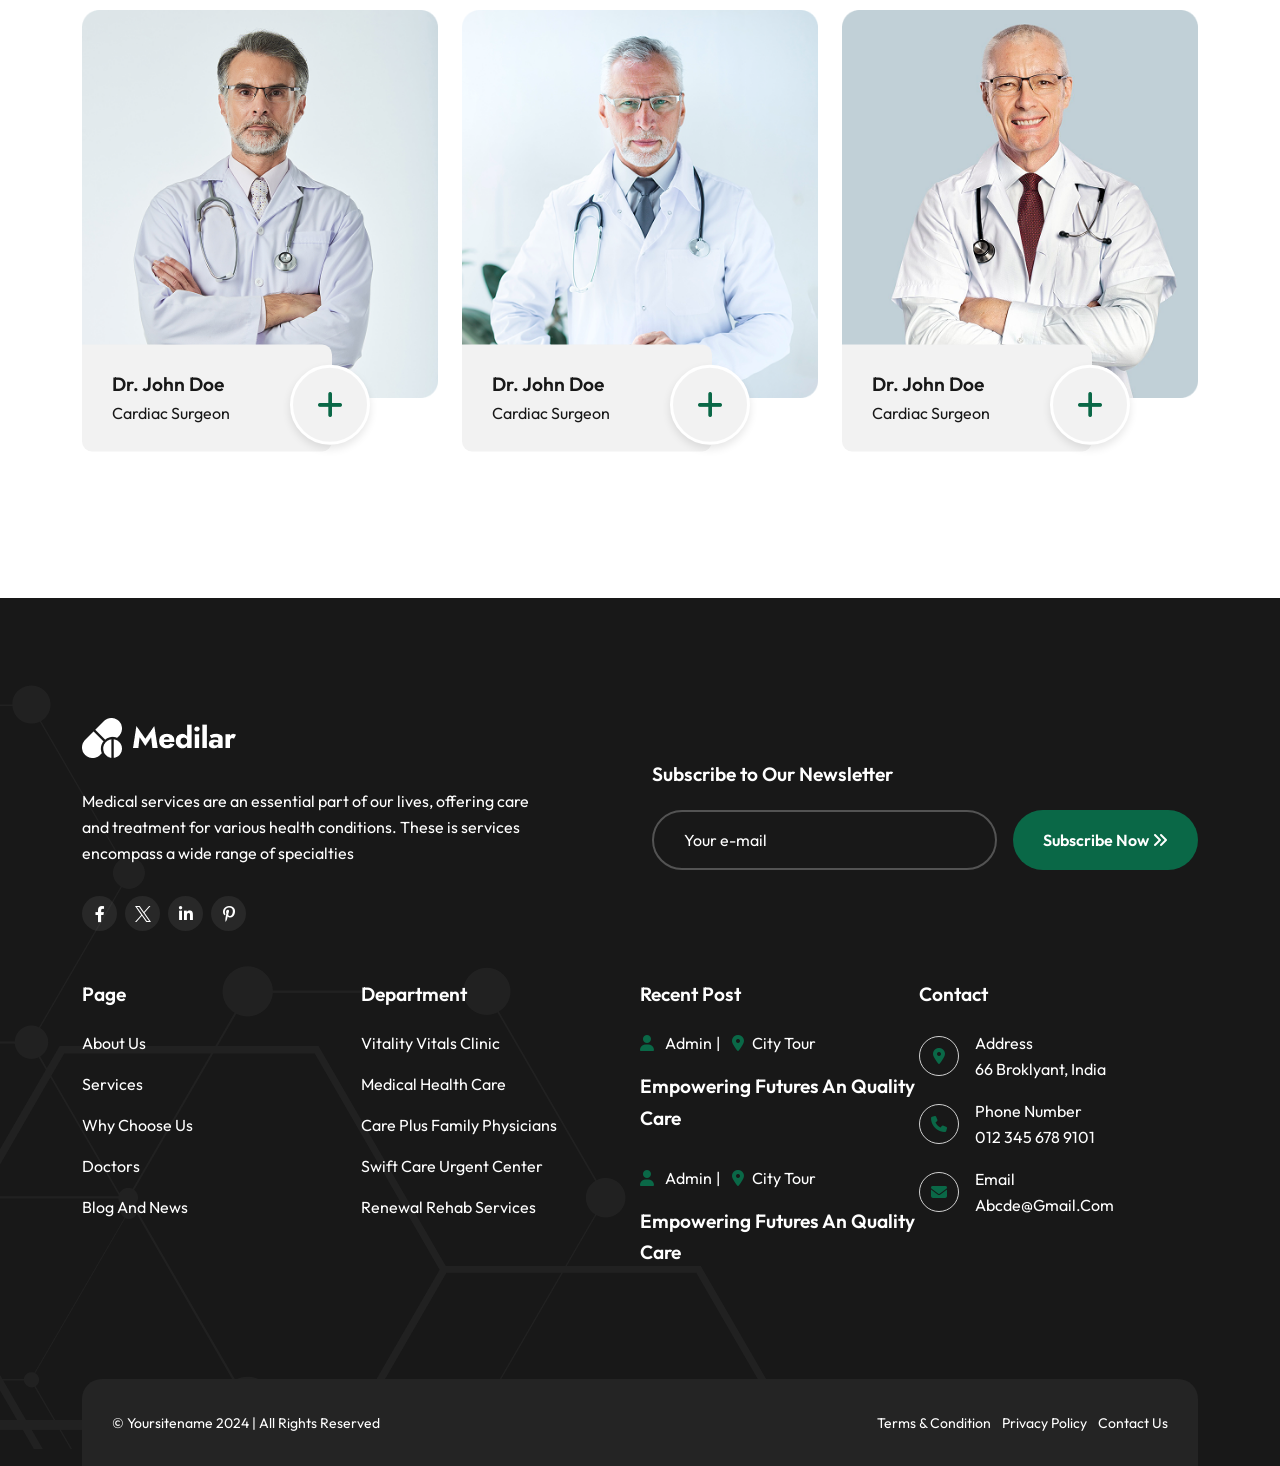
<file: doctors.html>
<!DOCTYPE html>
<html lang="en">

<head>
  <!-- Required meta tags -->
  <meta charset="UTF-8">
  <meta http-equiv="X-UA-Compatible" content="IE=edge">
  <!-- title -->
  <title>Medilar - Medical & Health HTML Template</title>
  <meta name="description" content="Bricklix - Modern Construction & Building HTML Template">
  <meta name="viewport"
    content="width=device-width, initial-scale=1.0, maximum-scale=5.0, minimum-scale=1.0, user-scalable=yes">
  <!-- Favicon -->
  <link rel="shortcut icon" type="image/x-icon" href="assets/img/fevicon.svg">
  <!-- Place favicon.ico in the root directory -->

  <!-- CSS start here -->
  <link rel="stylesheet" href="assets/css/bootstrap.min.css">
  <link rel="stylesheet" href="assets/fontawsome/css/fontawesome.css">
  <link rel="stylesheet" href="assets/css/slick.css">
  <link rel="stylesheet" href="assets/css/magnific-popup.css">
  <link rel="stylesheet" href="assets/css/animate.min.css">
  <link rel="stylesheet" href="assets/css/odometer.css">
  <link rel="stylesheet" href="assets/css/style.css">
  <!-- CSS end here -->
</head>

<body>
  <!-- Header section start -->
  <header class="cm-header-section w-100 gray-bg" id="sticky-header">
    <nav class="navbar p-0 navbar-expand-xl d-none d-xl-flex ">
      <div class="container header-one-container mb-2">

        <a href="index.html">
          <img src="assets/img/logo/logo.svg" alt="logo">
        </a>
        <button class="navbar-toggler" type="button" data-bs-toggle="collapse" data-bs-target="#navbarSupportedContent"
          aria-controls="navbarSupportedContent" aria-expanded="false" aria-label="Toggle navigation">
          <span class="navbar-toggler-icon"></span>
        </button>
        <div class="collapse navbar-collapse" id="navbarSupportedContent">
          <ul class="navbar-nav mx-auto mb-lg-0">
            <li class="nav-item">
              <a class="nav-link active" aria-current="page" href="#">
                Home <i class="fas fa-chevron-down"></i>
              </a>
              <ul class="sub-menu list-unstyled">
                <li>
                  <a href="index.html">Home One</a>
                </li>
                <li>
                  <a href="home.html">Home Two</a>
                </li>
              </ul>
            </li>
            <li class="nav-item">
              <a class="nav-link" href="about.html">
                About Us
              </a>
            </li>
            <li class="nav-item">
              <a class="nav-link" href="#">
                Services <i class="fas fa-chevron-down"></i>
              </a>
              <ul class="sub-menu list-unstyled">
                <li>
                  <a href="services.html">Service Single</a>
                </li>
                <li>
                  <a href="service-details.html">Service Details</a>
                </li>
              </ul>
            </li>
            <li class="nav-item">
              <a class="nav-link" href="#">
                Projects <i class="fas fa-chevron-down"></i>
              </a>
              <ul class="sub-menu list-unstyled">
                <li>
                  <a href="projects.html">Project Single</a>
                </li>
                <li>
                  <a href="project-details.html">Project Details</a>
                </li>
              </ul>
            </li>
            <li class="nav-item">
              <a class="nav-link" href="#">
                Blog <i class="fas fa-chevron-down"></i>
              </a>
              <ul class="sub-menu list-unstyled">
                <li>
                  <a href="blog.html">Blog Single</a>
                </li>
                <li>
                  <a href="blog-details.html">Blog Details</a>
                </li>
              </ul>
            </li>
            <li class="nav-item">
              <a class="nav-link" href="#">
                Doctor <i class="fas fa-chevron-down"></i>
              </a>
              <ul class="sub-menu list-unstyled">
                <li>
                  <a href="doctors.html">Doctor Single</a>
                </li>
                <li>
                  <a href="doctor-details.html">Doctor Details</a>
                </li>
              </ul>
            </li>
            <li class="nav-item">
              <a class="nav-link" href="contact.html">
                Contact
              </a>
            </li>
          </ul>

          <div class="search-btn">
            <i class="fa fa-search" aria-hidden="true"></i>
          </div>
          <div class="mobile-menu-icon mr-40">
            <svg xmlns="http://www.w3.org/2000/svg" width="24" height="24" viewBox="0 0 24 24" fill="none"
              stroke="currentColor" stroke-width="2" stroke-linecap="round" stroke-linejoin="round"
              class="icon icon-tabler icons-tabler-outline icon-tabler-menu-deep">
              <path stroke="none" d="M0 0h24v24H0z" fill="none" />
              <path d="M4 6h16" />
              <path d="M7 12h13" />
              <path d="M10 18h10" />
            </svg>
          </div>
          <a href="#" class="theme-btn btn-primary active">Free Consultation <i class="fa fa-angle-double-right btn-icon"
              aria-hidden="true"></i></a>
        </div>

      </div>
    </nav>
    <!-- mobile navbar part start -->
    <div class="mobile-menu-area d-block d-xl-none">
      <div class="container-md">
        <div class="mobile-topbar">
          <div class="d-flex justify-content-between align-items-center">
            <div class="logo">
              <a href="index.html"> <img src="assets/img/logo/logo.svg" alt="logo"></a>
            </div>
            <div class="bars">
              <i class="fas fa-bars"></i>
            </div>
          </div>
        </div>
      </div>
      <div class="mobile-menu-overlay"></div>
      <div class="mobile-menu-main">
        <div class="logo">
          <a href="index.html"><img src="assets/img/logo/logo.svg" alt="logo"></a>
        </div>
        <div class="close-mobile-menu"><i class="fas fa-times"></i></div>
        <div class="menu-body">
          <div class="menu-list">
            <ul class="list-unstyled">
              <li class="sub-mobile-menu">
                <a href="#">Home <i class="fas fa-chevron-down float-end"></i></a>
                <ul class="list-unstyled">
                  <li><a href="index.html">Home One</a></li>
                  <li><a href="home.html">Home Two</a></li>
                </ul>
              </li>
              <li class="sub-mobile-menu">
                <a href="about.html">About Us</a>
              </li>
              <li class="sub-mobile-menu">
                <a href="#">Services <i class="fas fa-chevron-down float-end"></i></a>
                <ul class="list-unstyled">
                  <li>
                    <a href="services.html">Service Single</a>
                  </li>
                  <li>
                    <a href="service-details.html">Service Details</a>
                  </li>
                </ul>
              </li>
              <li class="sub-mobile-menu">
                <a href="#">Projects <i class="fas fa-chevron-down float-end"></i></a>
                <ul class="list-unstyled">
                  <li>
                    <a href="projects.html">Project Single</a>
                  </li>
                  <li>
                    <a href="project-details.html">Project Details</a>
                  </li>
                </ul>
              </li>
              <li class="sub-mobile-menu">
                <a href="#">Blog <i class="fas fa-chevron-down float-end"></i></a>
                <ul class="list-unstyled">
                  <li>
                    <a href="blog.html">Blog Single</a>
                  </li>
                  <li>
                    <a href="blog-details.html">Blog Details</a>
                  </li>
                </ul>
              </li>
              <li class="sub-mobile-menu">
                <a href="contact.html">Contact</a>
              </li>
            </ul>
          </div>
        </div>

      </div>
    </div>
    <!-- mobile navbar part end -->
  </header>
  <!-- Header section end -->

  <!-- Main area start -->
  <main>
    <!-- breadcrumb section start -->
    <section class="cm-banner-section cm-breadcrumb gray-bg position-relative overflow-hidden custom-wrapper-hover">
      <div class="breadcrumb-content">
        <h2 class="breadcrumb-title text-center">Doctor</h2>
        <nav aria-label="breadcrumb">
          <ol class="breadcrumb justify-content-center mb-0">
            <li class="breadcrumb-item"><a href="/">Home</a></li>
            <li class="breadcrumb-item active" aria-current="page">Doctor</li>
          </ol>
        </nav>
      </div>
    </section>
    <!-- breadcrumb section end -->

    <!-- Our Doctors section start -->
    <section class="related-doctors pt-0 pb-0 mb-0 mt-0 container-md">
      <div class="pt-120">
        <div class="row row-cols-lg-3 row-cols-md-2 row-cols-1 g-4">
          <div class="doctor-container flip-up">
            <div class="doctor-card-main doctor-card-main-1">
              <img src="assets/img/doctors/doctors1.png" alt="Dr. John Doe, Cardiac Surgeon" loading="lazy">
              <div class="doctor-card-inner-card">
                <div>
                  <h2 class="mb-0 heading-style5">Dr. John Doe</h2>
                  <span>Cardiac Surgeon</span>
                </div>
                <div class="plus-btn">
                  <i class="fa fa-plus" aria-hidden="true"></i>
                </div>
                <div class="social-menu" role="menu">
                  <a href="#" class="social-icon social-icon-light-with-bg" aria-label="Dr. John Doe on Facebook">
                    <i class="fa-brands fa-facebook-f" aria-hidden="true"></i>
                  </a>
                  <a href="#" class="social-icon social-icon-light-with-bg" aria-label="Dr. John Doe on Twitter">
                    <i class="fa-brands fa-twitter" aria-hidden="true"></i>
                  </a>
                  <a href="#" class="social-icon social-icon-light-with-bg" aria-label="Dr. John Doe on LinkedIn">
                    <i class="fa-brands fa-linkedin" aria-hidden="true"></i>
                  </a>
                  <a href="#" class="social-icon social-icon-light-with-bg" aria-label="Dr. John Doe on Pinterest">
                    <i class="fa-brands fa-pinterest-p" aria-hidden="true"></i>
                  </a>
                </div>
              </div>
            </div>
          </div>
          <div class="doctor-container flip-up">
            <div class="doctor-card-main doctor-card-main-1">
              <img src="assets/img/doctors/doctors2.png" alt="Dr. John Doe, Cardiac Surgeon" loading="lazy">
              <div class="doctor-card-inner-card">
                <div>
                  <h2 class="mb-0 heading-style5">Dr. John Doe</h2>
                  <span>Cardiac Surgeon</span>
                </div>
                <div class="plus-btn">
                  <i class="fa fa-plus" aria-hidden="true"></i>
                </div>
                <div class="social-menu" role="menu">
                  <a href="#" class="social-icon social-icon-light-with-bg" aria-label="Dr. John Doe on Facebook">
                    <i class="fa-brands fa-facebook-f" aria-hidden="true"></i>
                  </a>
                  <a href="#" class="social-icon social-icon-light-with-bg" aria-label="Dr. John Doe on Twitter">
                    <i class="fa-brands fa-twitter" aria-hidden="true"></i>
                  </a>
                  <a href="#" class="social-icon social-icon-light-with-bg" aria-label="Dr. John Doe on LinkedIn">
                    <i class="fa-brands fa-linkedin" aria-hidden="true"></i>
                  </a>
                  <a href="#" class="social-icon social-icon-light-with-bg" aria-label="Dr. John Doe on Pinterest">
                    <i class="fa-brands fa-pinterest-p" aria-hidden="true"></i>
                  </a>
                </div>
              </div>
            </div>
          </div>
         
          <div class="doctor-container flip-up">
            <div class="doctor-card-main doctor-card-main-1">
              <img src="assets/img/doctors/doctors3.png" alt="Dr. John Doe, Cardiac Surgeon" loading="lazy">
              <div class="doctor-card-inner-card">
                <div>
                  <h2 class="mb-0 heading-style5">Dr. John Doe</h2>
                  <span>Cardiac Surgeon</span>
                </div>
                <div class="plus-btn">
                  <i class="fa fa-plus" aria-hidden="true"></i>
                </div>
                <div class="social-menu" role="menu">
                  <a href="#" class="social-icon social-icon-light-with-bg" aria-label="Dr. John Doe on Facebook">
                    <i class="fa-brands fa-facebook-f" aria-hidden="true"></i>
                  </a>
                  <a href="#" class="social-icon social-icon-light-with-bg" aria-label="Dr. John Doe on Twitter">
                    <i class="fa-brands fa-twitter" aria-hidden="true"></i>
                  </a>
                  <a href="#" class="social-icon social-icon-light-with-bg" aria-label="Dr. John Doe on LinkedIn">
                    <i class="fa-brands fa-linkedin" aria-hidden="true"></i>
                  </a>
                  <a href="#" class="social-icon social-icon-light-with-bg" aria-label="Dr. John Doe on Pinterest">
                    <i class="fa-brands fa-pinterest-p" aria-hidden="true"></i>
                  </a>
                </div>
              </div>
            </div>
          </div>
          <div class="doctor-container flip-up">
            <div class="doctor-card-main doctor-card-main-1">
              <img src="assets/img/doctors/doctors1.png" alt="Dr. John Doe, Cardiac Surgeon" loading="lazy">
              <div class="doctor-card-inner-card">
                <div>
                  <h2 class="mb-0 heading-style5">Dr. John Doe</h2>
                  <span>Cardiac Surgeon</span>
                </div>
                <div class="plus-btn">
                  <i class="fa fa-plus" aria-hidden="true"></i>
                </div>
                <div class="social-menu" role="menu">
                  <a href="#" class="social-icon social-icon-light-with-bg" aria-label="Dr. John Doe on Facebook">
                    <i class="fa-brands fa-facebook-f" aria-hidden="true"></i>
                  </a>
                  <a href="#" class="social-icon social-icon-light-with-bg" aria-label="Dr. John Doe on Twitter">
                    <i class="fa-brands fa-twitter" aria-hidden="true"></i>
                  </a>
                  <a href="#" class="social-icon social-icon-light-with-bg" aria-label="Dr. John Doe on LinkedIn">
                    <i class="fa-brands fa-linkedin" aria-hidden="true"></i>
                  </a>
                  <a href="#" class="social-icon social-icon-light-with-bg" aria-label="Dr. John Doe on Pinterest">
                    <i class="fa-brands fa-pinterest-p" aria-hidden="true"></i>
                  </a>
                </div>
              </div>
            </div>
          </div>
          <div class="doctor-container flip-up">
            <div class="doctor-card-main doctor-card-main-1">
              <img src="assets/img/doctors/doctors2.png" alt="Dr. John Doe, Cardiac Surgeon" loading="lazy">
              <div class="doctor-card-inner-card">
                <div>
                  <h2 class="mb-0 heading-style5">Dr. John Doe</h2>
                  <span>Cardiac Surgeon</span>
                </div>
                <div class="plus-btn">
                  <i class="fa fa-plus" aria-hidden="true"></i>
                </div>
                <div class="social-menu" role="menu">
                  <a href="#" class="social-icon social-icon-light-with-bg" aria-label="Dr. John Doe on Facebook">
                    <i class="fa-brands fa-facebook-f" aria-hidden="true"></i>
                  </a>
                  <a href="#" class="social-icon social-icon-light-with-bg" aria-label="Dr. John Doe on Twitter">
                    <i class="fa-brands fa-twitter" aria-hidden="true"></i>
                  </a>
                  <a href="#" class="social-icon social-icon-light-with-bg" aria-label="Dr. John Doe on LinkedIn">
                    <i class="fa-brands fa-linkedin" aria-hidden="true"></i>
                  </a>
                  <a href="#" class="social-icon social-icon-light-with-bg" aria-label="Dr. John Doe on Pinterest">
                    <i class="fa-brands fa-pinterest-p" aria-hidden="true"></i>
                  </a>
                </div>
              </div>
            </div>
          </div>
          <div class="doctor-container flip-up">
            <div class="doctor-card-main doctor-card-main-1">
              <img src="assets/img/doctors/doctors3.png" alt="Dr. John Doe, Cardiac Surgeon" loading="lazy">
              <div class="doctor-card-inner-card">
                <div>
                  <h2 class="mb-0 heading-style5">Dr. John Doe</h2>
                  <span>Cardiac Surgeon</span>
                </div>
                <div class="plus-btn">
                  <i class="fa fa-plus" aria-hidden="true"></i>
                </div>
                <div class="social-menu" role="menu">
                  <a href="#" class="social-icon social-icon-light-with-bg" aria-label="Dr. John Doe on Facebook">
                    <i class="fa-brands fa-facebook-f" aria-hidden="true"></i>
                  </a>
                  <a href="#" class="social-icon social-icon-light-with-bg" aria-label="Dr. John Doe on Twitter">
                    <i class="fa-brands fa-twitter" aria-hidden="true"></i>
                  </a>
                  <a href="#" class="social-icon social-icon-light-with-bg" aria-label="Dr. John Doe on LinkedIn">
                    <i class="fa-brands fa-linkedin" aria-hidden="true"></i>
                  </a>
                  <a href="#" class="social-icon social-icon-light-with-bg" aria-label="Dr. John Doe on Pinterest">
                    <i class="fa-brands fa-pinterest-p" aria-hidden="true"></i>
                  </a>
                </div>
              </div>
            </div>
          </div>
        </div>
      </div>
    </section>
    <!-- Our Doctors section end -->
  </main>
  <!-- Main area end -->
  <!-- Back to top button start -->
  <button class="scroll-to-top position-fixed">
    <i class="fas fa-chevron-up"></i>
  </button>
  <!-- Back to top button end -->
  <!-- Footer section start -->
  <footer class="footer-section home footer-bg pt-120 mt-120">
    <div class="container-md">
      <div class="row g-4 align-items-center">
        <div class="col-md-5">
          <div class="mb-30">
            <a href=""><img src="assets/img/logo/logo-white.png" alt=""></a>
          </div>
          <p class="text-white mb-30">Medical services are an essential part of our lives, offering care and treatment
            for various health
            conditions. These is services encompass a wide range of specialties</p>
          <div class="social-icons d-flex gap-2">
            <a href="#" class="social-icon rounded-circle justify-content-center align-items-center d-flex">
              <i class="fab fa-facebook-f"></i>
            </a>
            <a href="#" class="social-icon rounded-circle justify-content-center align-items-center d-flex">
              <svg width="16" height="16" viewBox="0 0 16 16" fill="none" xmlns="http://www.w3.org/2000/svg">
                <path
                  d="M9.52217 6.77491L15.4785 0H14.0671L8.89516 5.88256L4.76437 0H0L6.24656 8.89547L0 16H1.41155L6.87321 9.78782L11.2356 16H16L9.52217 6.77491ZM7.58887 8.97384L6.95596 8.08805L1.92015 1.03974H4.0882L8.15216 6.72795L8.78507 7.61374L14.0677 15.0075H11.8997L7.58887 8.97384Z"
                  fill="white" />
              </svg>

            </a>
            <a href="#" class="social-icon rounded-circle justify-content-center align-items-center d-flex">
              <i class="fab fa-linkedin-in"></i>
            </a>
            <a href="#" class="social-icon rounded-circle justify-content-center align-items-center d-flex">
              <i class="fab fa-pinterest-p"></i>
            </a>
          </div>
        </div>
        <div class="col-md-1"></div>
        <div class="col-md-6">
          <h2 class="footer-subtitle heading-style5 text-white mb-30">Subscribe to Our Newsletter</h2>
          <form class="footer-newsletter mb-20">
            <div class="d-flex flex-wrap flex-lg-nowrap gap-3">
              <input type="email" class="form-control" placeholder="Your e-mail">
              <button class="theme-btn btn-primary active text-nowrap" type="submit">Subscribe Now <i
                  class="fas fa-angle-double-right"></i> </button>
            </div>
          </form>

        </div>
      </div>
      <div class="row g-5 g-md-0 mt-5">
        <!-- Page Links -->
        <div class="col-lg-3 col-md-6">
          <h2 class="heading-style5 text-white mb-30">Page</h2>
          <ul class="list-unstyled footer-links">
            <li><a href="#"> About Us</a></li>
            <li><a href="#"> Services</a></li>
            <li><a href="#"> Why Choose Us</a></li>
            <li><a href="#"> Doctors</a></li>
            <li><a href="#"> Blog And News</a></li>
          </ul>
        </div>
        <!-- Department List -->
        <div class="col-lg-3 col-md-6">
          <h2 class="heading-style5 text-white mb-30">Department</h2>
          <ul class="list-unstyled footer-links">
            <li><a href="#"> Vitality Vitals Clinic</a></li>
            <li><a href="#"> Medical Health Care</a></li>
            <li><a href="#"> Care Plus Family Physicians</a></li>
            <li><a href="#"> Swift Care Urgent Center</a></li>
            <li><a href="#"> Renewal Rehab Services</a></li>
          </ul>
        </div>
        <!-- Recent Posts -->
        <div class="col-lg-3 col-md-6">
          <h2 class="heading-style5 text-white mb-30">Recent Post</h2>
          <ul class="list-unstyled footer-links">
            <li class="">
              <a href=""><i class="fas fa-user me-2"></i> Admin</a><span class="d-inline-block mx-1">|</span><a
                href=""><i class="fas fa-map-marker-alt mx-2"></i>City Tour</a><br>
              <a href="#">
                <h2 class="heading-style6 text-white mb-3">Empowering Futures An Quality Care</h2>
              </a>
            </li>
            <li class="">
              <a href=""><i class="fas fa-user me-2"></i> Admin</a><span class="d-inline-block mx-1">|</span><a
                href=""><i class="fas fa-map-marker-alt mx-2"></i>City Tour</a><br>
              <a href="#">
                <h2 class="heading-style6 text-white mb-3">Empowering Futures An Quality Care</h2>
              </a>
            </li>
          </ul>
        </div>
        <!-- Contact Info -->
        <div class="col-lg-3 col-md-6">
          <h2 class="heading-style5 text-white mb-30">Contact</h2>
          <ul class="list-unstyled footer-contact">
            <li class="d-flex align-items-center gap-3 mb-3">
              <span class="d-flex justify-content-center align-items-center rounded-circle border p-2">
                <i class="fa fa-map-marker-alt mx-auto"></i>
              </span>
              <div class="">
                <p>Address</p>
                <span>66 Broklyant, India</span>
              </div>
            </li>
            <li class="d-flex align-items-center gap-3 mb-3">
              <span class="d-flex justify-content-center align-items-center rounded-circle border p-2">
                <i class="fa fa-phone mx-auto"></i>
              </span>
              <div class="">
                <p>Phone Number</p>
                <span><a href="tel:0123456789101">012 345 678 9101</a></span>
              </div>
            </li>
            <li class="d-flex align-items-center gap-3">
              <span class="d-flex justify-content-center align-items-center rounded-circle border p-2">
                <i class="fa fa-envelope mx-auto"></i>
              </span>
              <div class="">
                <p>Email</p>
                <span><a href="mailto:Abcde@Gmail.Com">Abcde@Gmail.Com</a></span>
              </div>
            </li>
          </ul>
        </div>
      </div>

      <div
        class="footer-last d-flex flex-column flex-md-row justify-content-between align-items-center container mx-auto">
        <p class="mb-0 small">© Yoursitename 2024 | All Rights Reserved</p>
        <ul class="list-inline mb-0">
          <li class="list-inline-item"><a href="#">Terms & Condition</a></li>
          <li class="list-inline-item"><a href="#">Privacy Policy</a></li>
          <li class="list-inline-item"><a href="#">Contact Us</a></li>
        </ul>
      </div>
    </div>
  </footer>
  <!-- Footer section end -->

  <!-- JS start here -->
  <script src="assets/js/vendor/jquery-3.6.0.min.js"></script>
  <script src="assets/js/bootstrap.bundle.min.js"></script>
  <script src="assets/js/gsap.js"></script>
  <script src="assets/js/gsap-scroll-trigger.js"></script>
  <script src="assets/js/gsap-split-text.js"></script>
  <script src="assets/js/simple-parallax.js"></script>
  <script src="assets/js/jquery.appear.js"></script>
  <script src="assets/js/jquery.odometer.min.js"></script>
  <script src="assets/js/jquery.magnific-popup.min.js"></script>
  <script src="assets/js/ajax-form.js"></script>
  <script src="assets/js/slick.min.js"></script>
  <script src="assets/js/vendor/isotope.pkgd.min.js"></script>

  <script src="assets/js/script.js"></script>

  <script>
    // Initialize Isotope
    var $grid = $('.grid').isotope({
      itemSelector: '.gallery-item',
      layoutMode: 'fitRows'
    });

    // Bind filter button click
    $('#filters').on('click', 'button', function () {
      var filterValue = $(this).attr('data-filter');
      $grid.isotope({
        filter: filterValue
      });
      // Update active class
      $('#filters').find('.active').removeClass('active');
      $(this).addClass('active');
    });
  </script>
  <!-- JS end here -->
</body>

</html>
</file>
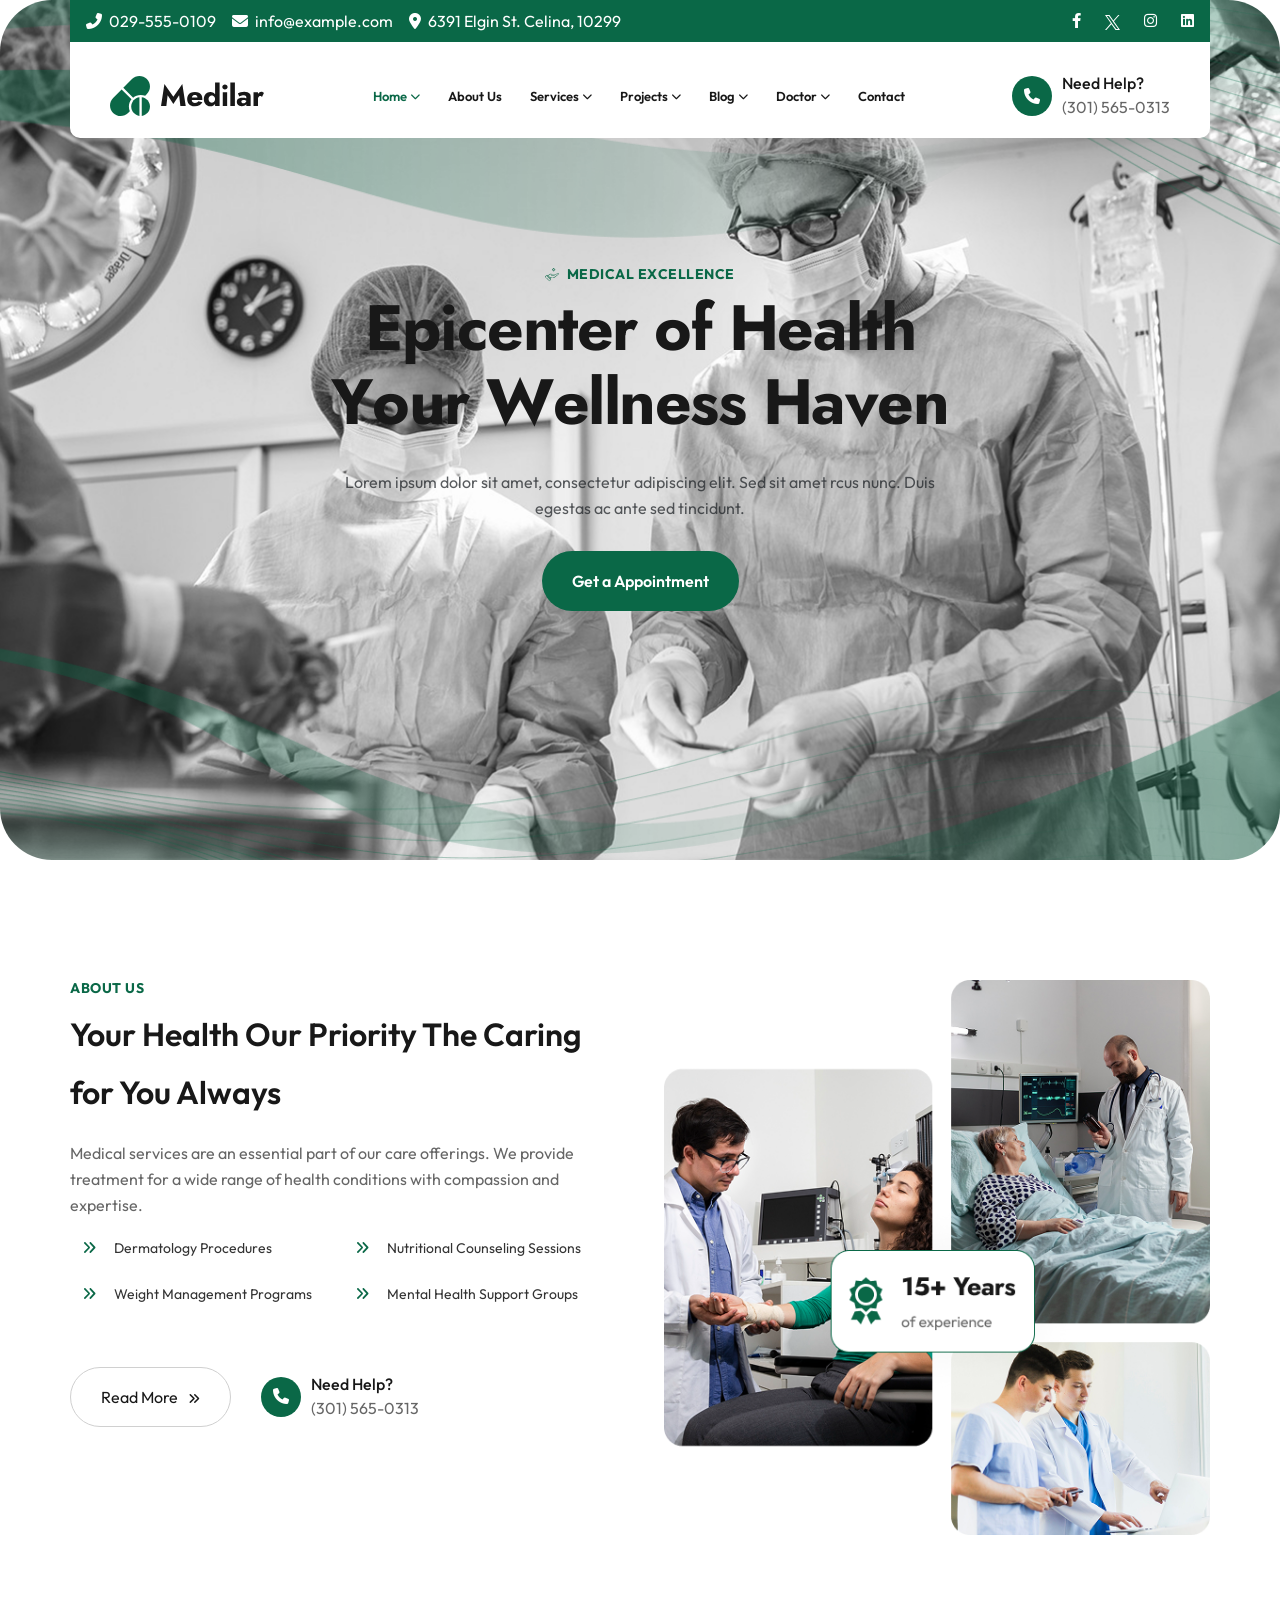
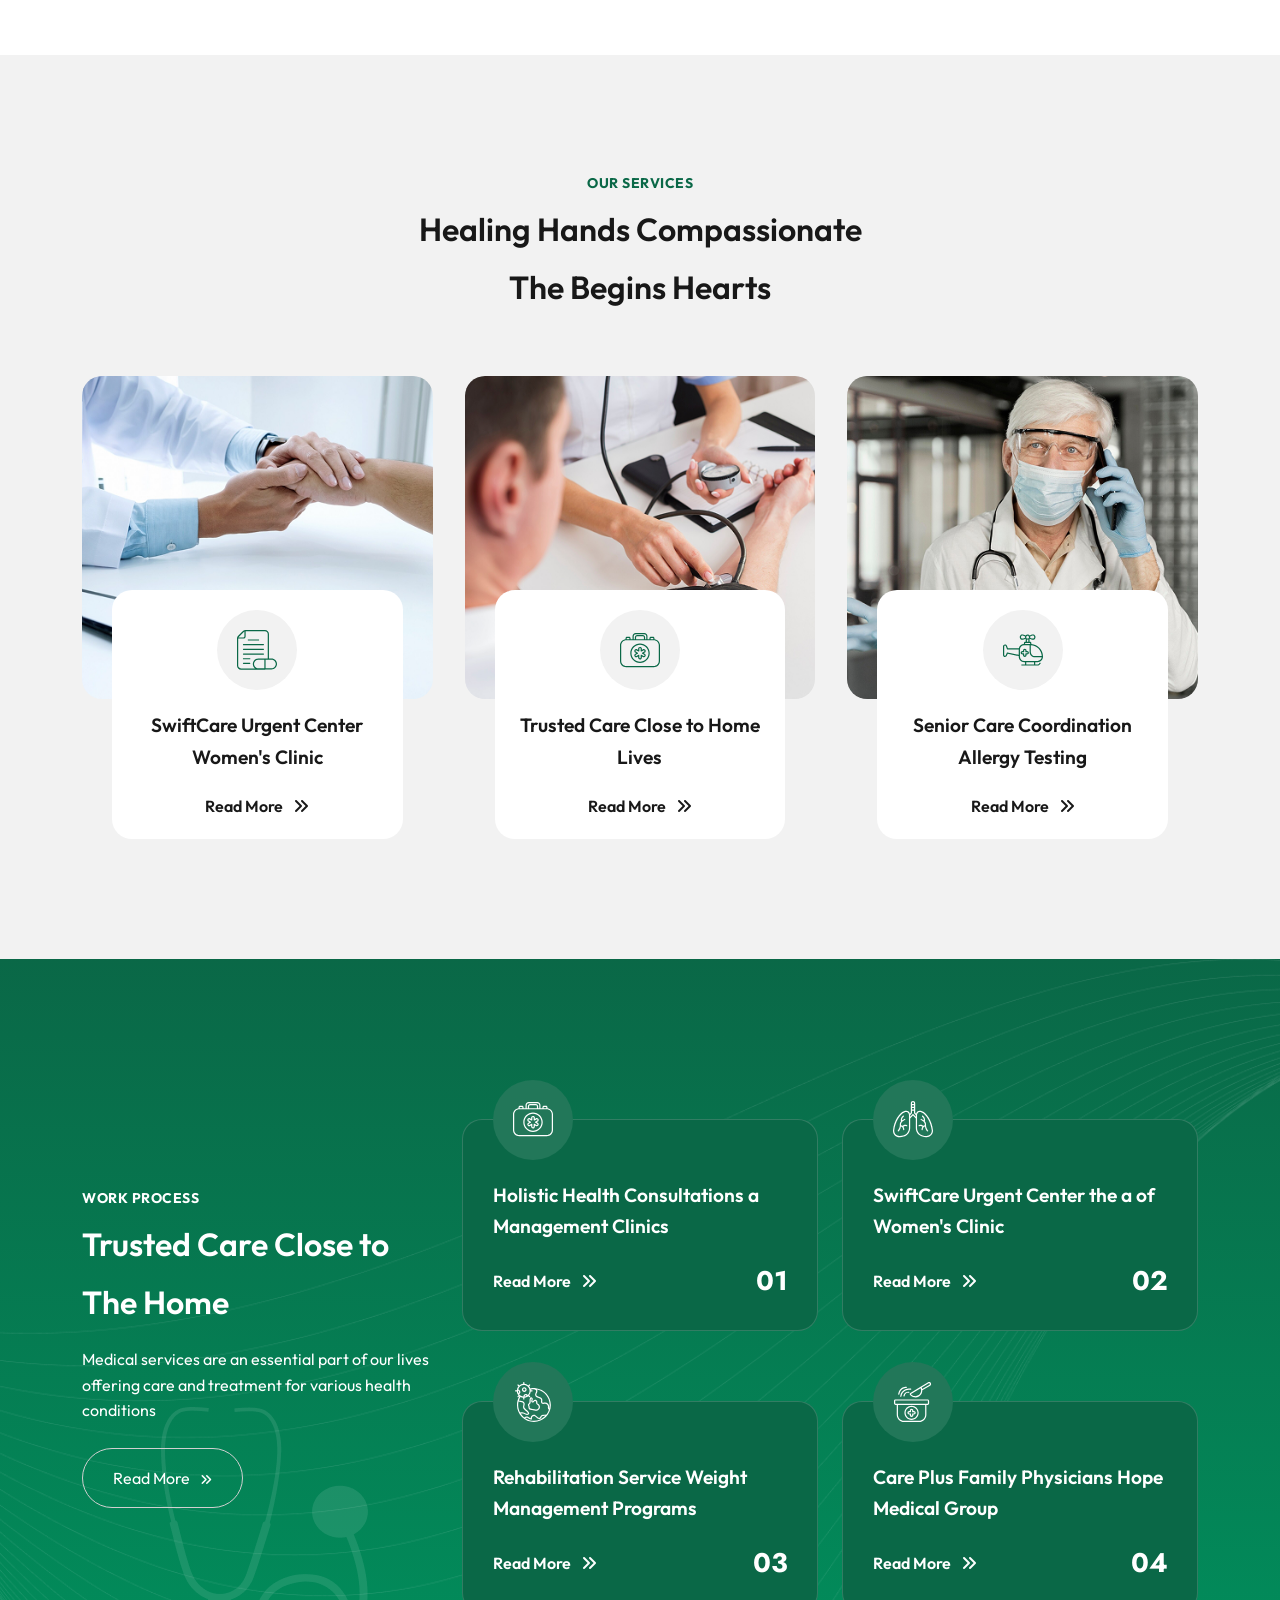
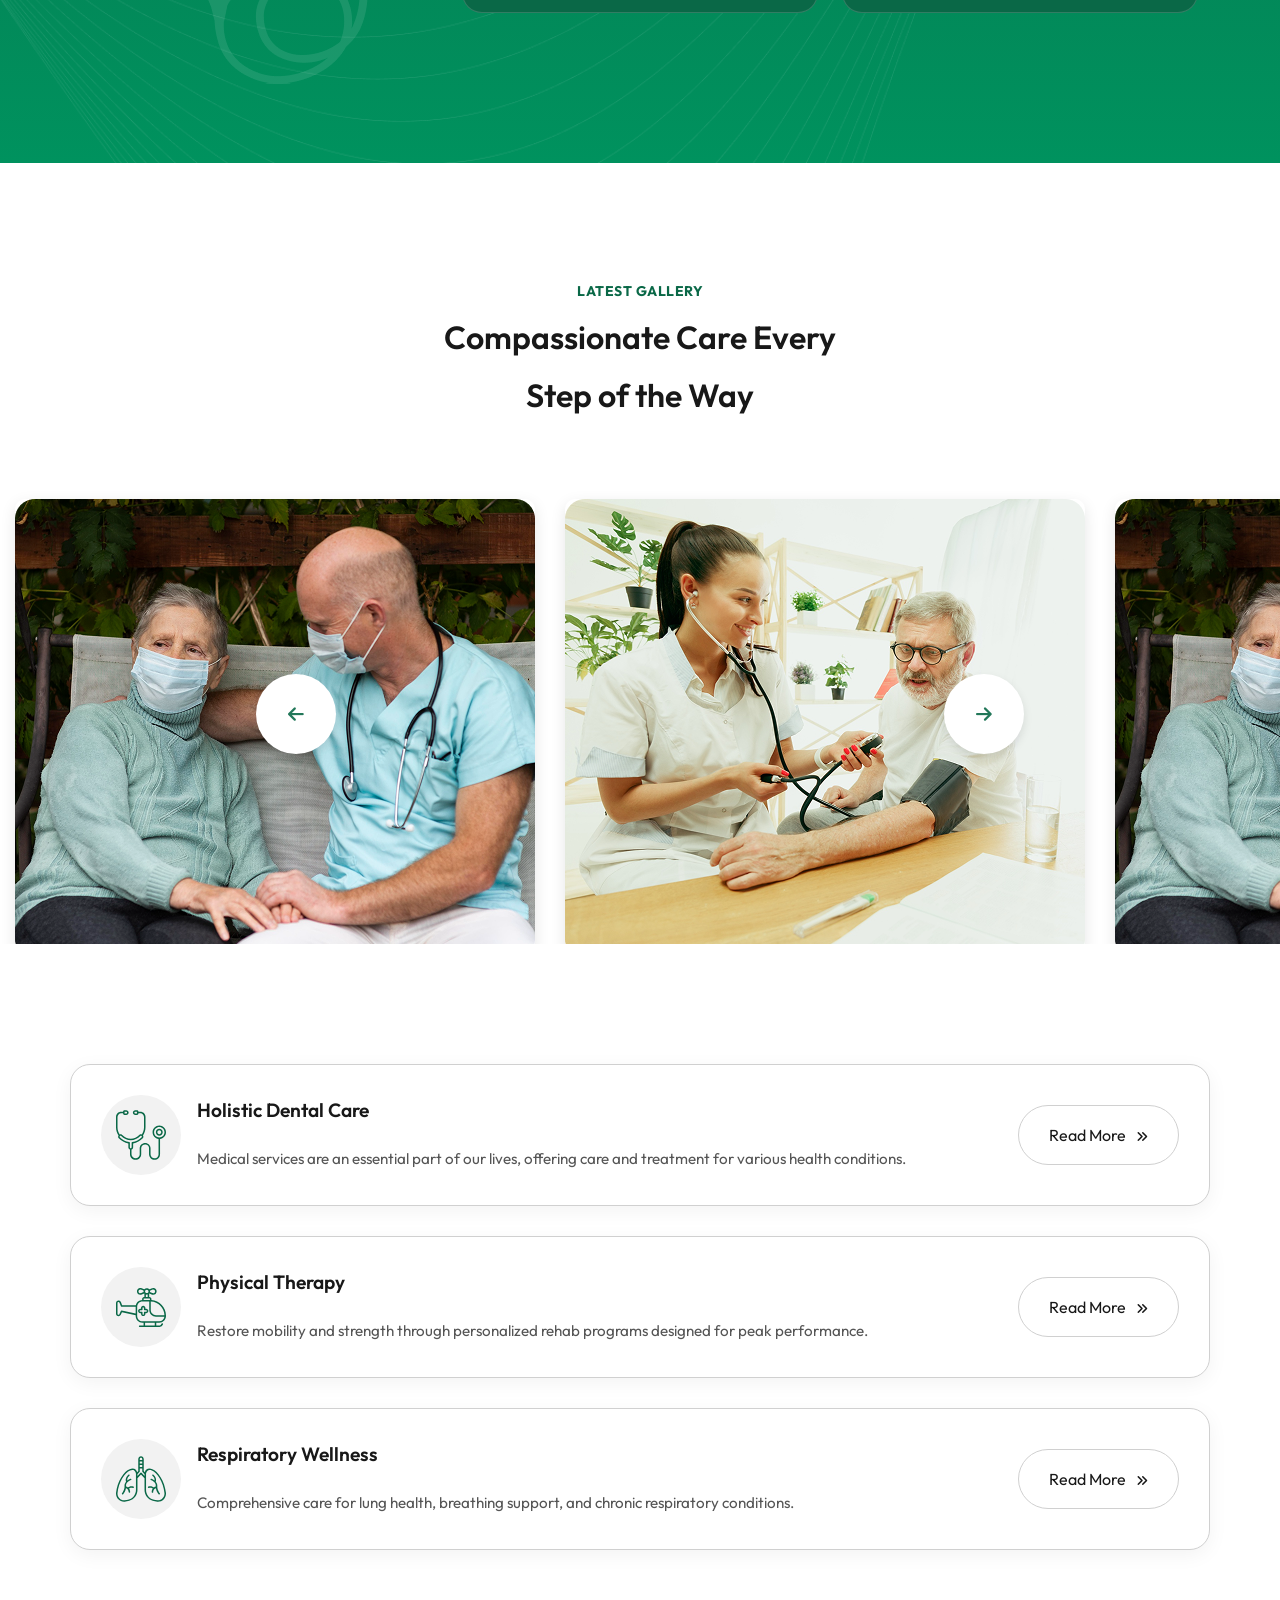
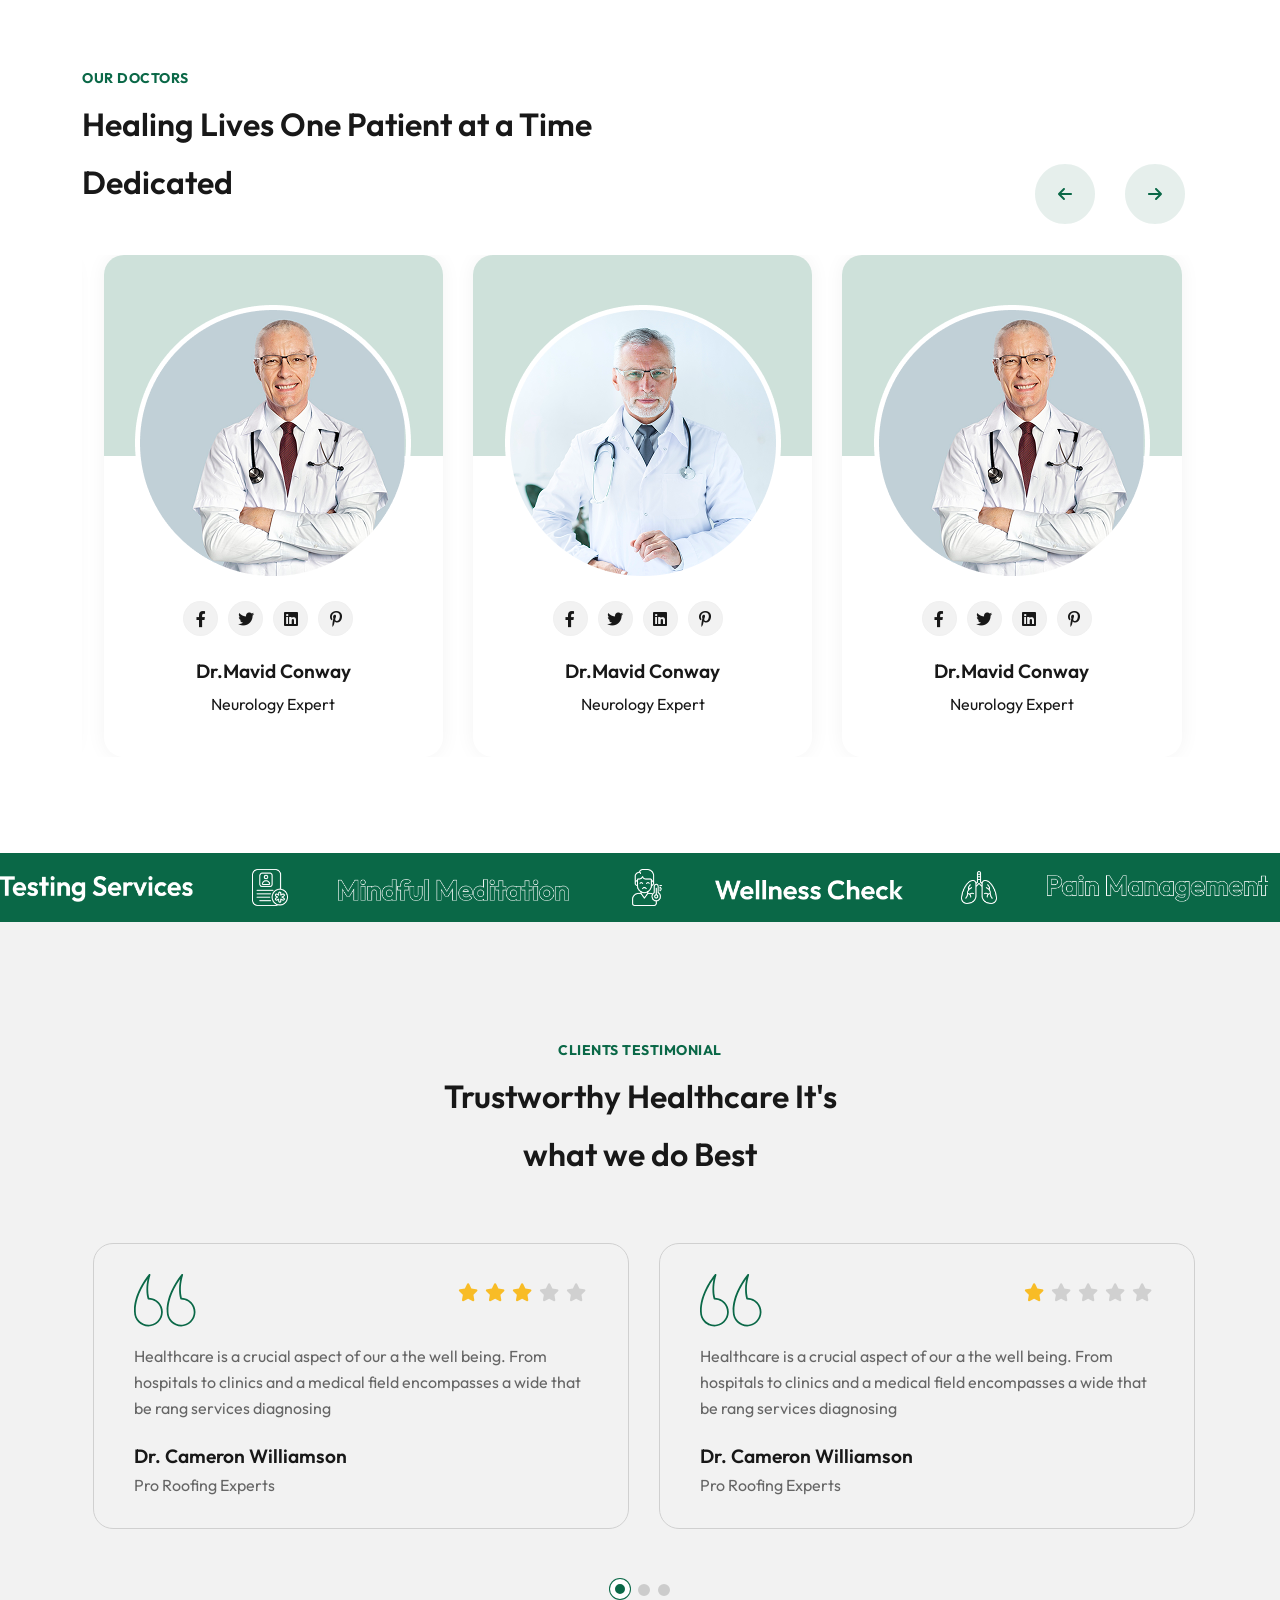
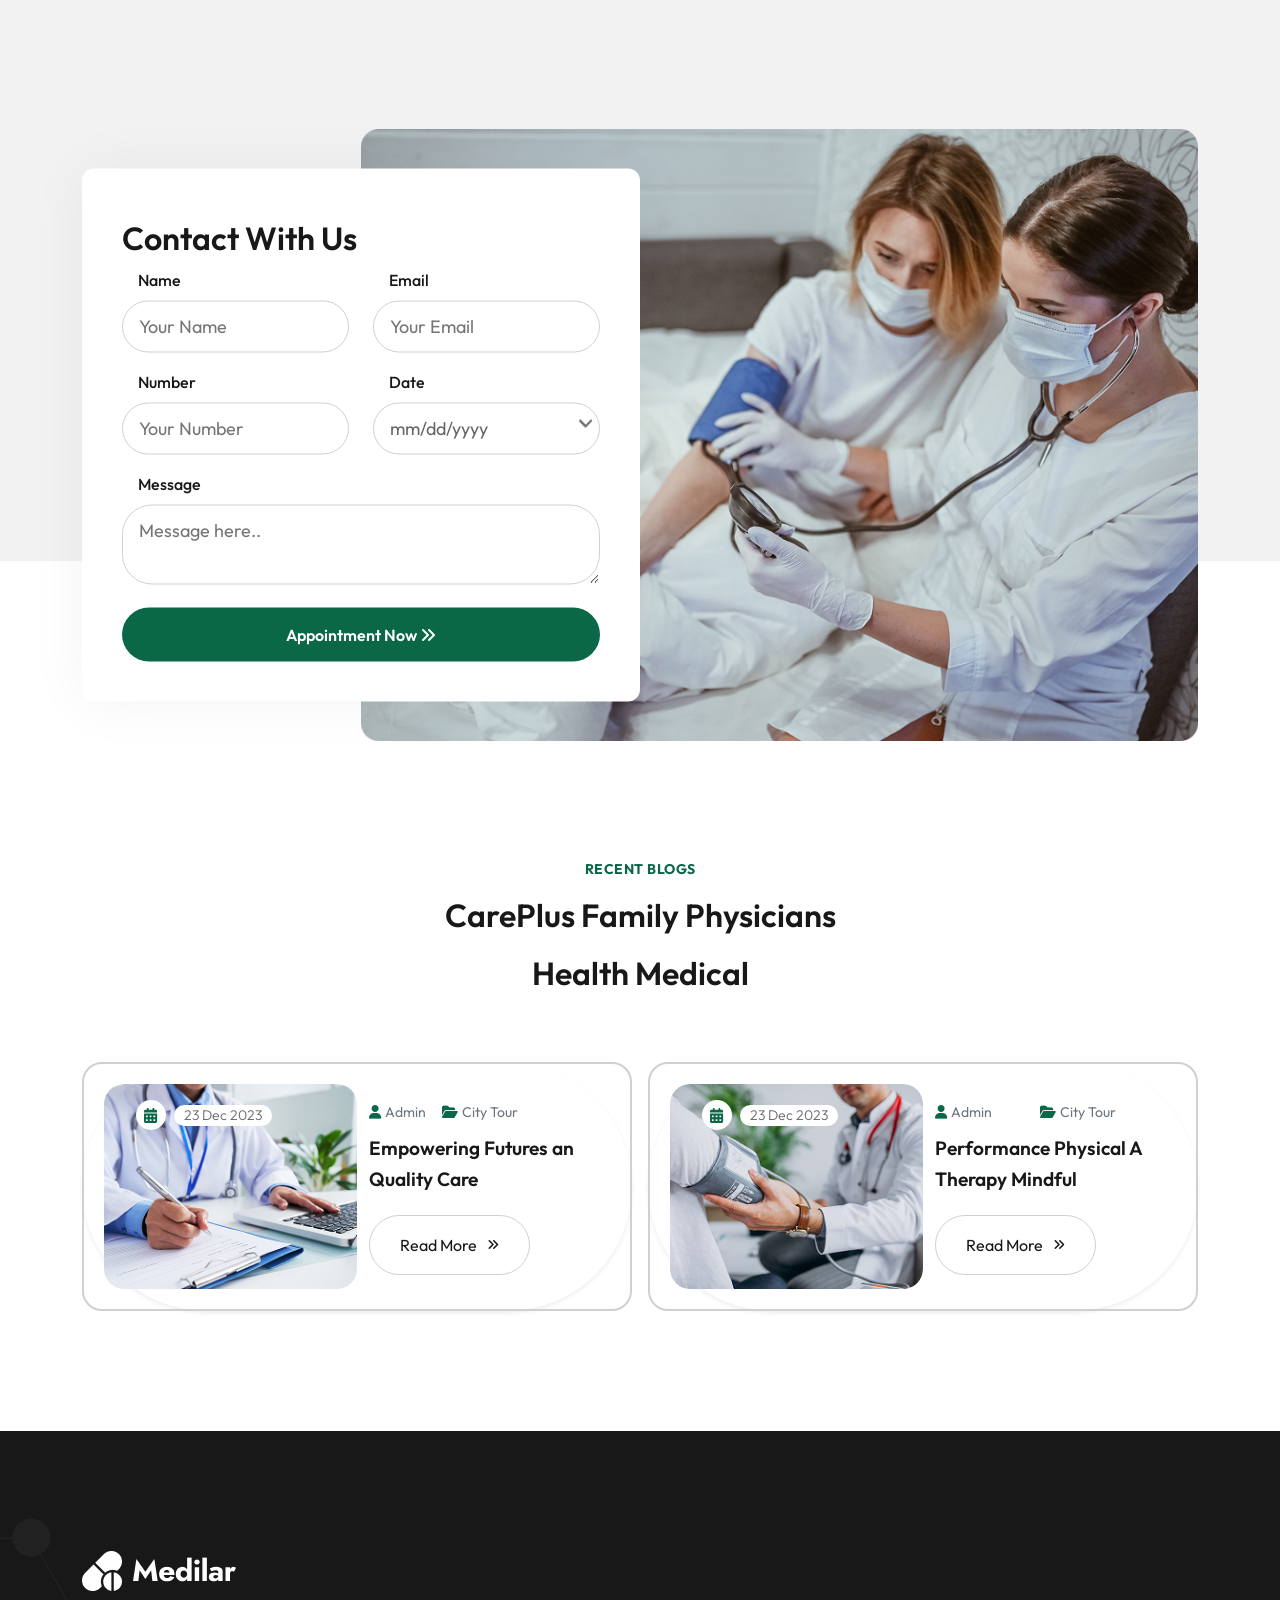
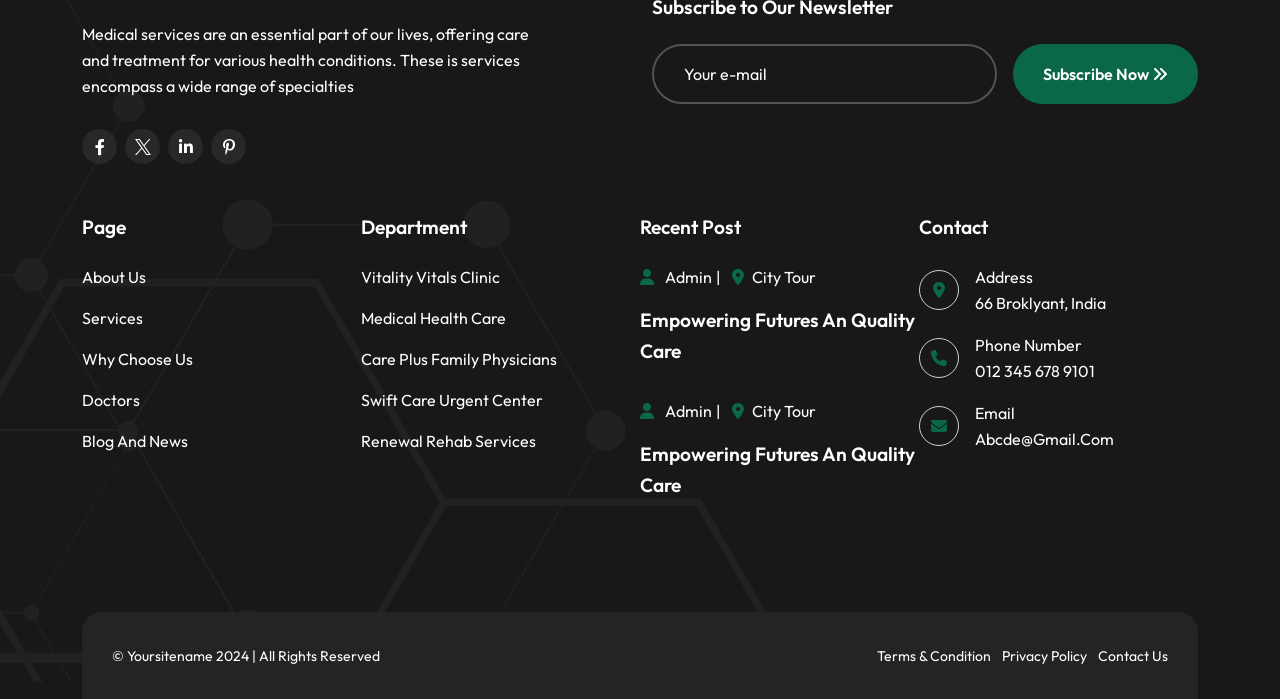
<file: home.html>
<!DOCTYPE html>
<html lang="en">

<head>
  <!-- Required meta tags -->
  <meta charset="UTF-8">
  <meta http-equiv="X-UA-Compatible" content="IE=edge">
  <!-- title -->
  <title>Medilar - Medical & Health HTML Template</title>
  <meta name="description" content="Bricklix - Modern Construction & Building HTML Template">
  <meta name="viewport"
    content="width=device-width, initial-scale=1.0, maximum-scale=5.0, minimum-scale=1.0, user-scalable=yes">
  <!-- Favicon -->
  <link rel="shortcut icon" type="image/x-icon" href="assets/img/fevicon.svg">
  <!-- Place favicon.ico in the root directory -->

  <!-- CSS start here -->
  <link rel="stylesheet" href="assets/css/bootstrap.min.css">
  <link rel="stylesheet" href="assets/fontawsome/css/fontawesome.css">
  <link rel="stylesheet" href="assets/css/slick.css">
  <link rel="stylesheet" href="assets/css/magnific-popup.css">
  <link rel="stylesheet" href="assets/css/animate.min.css">
  <link rel="stylesheet" href="assets/css/odometer.css">
  <link rel="stylesheet" href="assets/css/style.css">
  <!-- CSS end here -->
</head>

<body>
  <!-- Header section start -->
  <header class="cm-header-section container " id="sticky-headervxv">

    <nav class="navbar p-0 navbar-expand-xl d-none d-xl-flex position-fixed bg-white container flex-column">
      <!-- Topbar -->
      <div class="topbar background-primary text-white py-2 w-100">
        <div class="px-3 d-flex justify-content-between align-items-center flex-wrap"> <!-- Left: Contact Info -->
          <div class="d-flex align-items-center gap-3 flex-wrap"> <span><i class="fas fa-phone-alt me-1"></i>
              029-555-0109</span> <span><i class="fas fa-envelope me-1"></i> info@example.com</span> <span><i
                class="fas fa-map-marker-alt me-1"></i> 6391 Elgin St. Celina, 10299</span> </div>
          <!-- Right: Social Icons -->
          <div class="top-social d-flex align-items-center gap-4">
            <a href="#" class="text-white">
              <i class="fab fa-facebook-f"></i>
            </a>
            <a href="#" class="text-white">
              <svg width="15" height="15" viewBox="0 0 15 15" fill="none" xmlns="http://www.w3.org/2000/svg">
                <path
                  d="M8.92704 6.35148L14.5111 0H13.1879L8.33921 5.5149L4.4666 0H0L5.85615 8.3395L0 15H1.32333L6.44364 9.17608L10.5334 15H15L8.92704 6.35148ZM7.11456 8.41297L6.52121 7.58255L1.80014 0.974755H3.83269L7.64265 6.30746L8.236 7.13788L13.1885 14.0696H11.156L7.11456 8.41297Z"
                  fill="white" />
              </svg>

            </a>
            <a href="#" class="text-white">
              <i class="fab fa-instagram"></i>
            </a>

            <a href="#" class="text-white">
              <i class="fa-brands fa-linkedin"></i>
            </a>
          </div>
        </div>
      </div>
      <div class="container header-one-container header-one-container-common mb-2">

        <a href="index.html">
          <img src="assets/img/logo/logo.svg" alt="logo">
        </a>
        <button class="navbar-toggler" type="button" data-bs-toggle="collapse" data-bs-target="#navbarSupportedContent"
          aria-controls="navbarSupportedContent" aria-expanded="false" aria-label="Toggle navigation">
          <span class="navbar-toggler-icon"></span>
        </button>
        <div class="collapse navbar-collapse" id="navbarSupportedContent">
          <ul class="navbar-nav mx-auto mb-lg-0">
            <li class="nav-item">
              <a class="nav-link active" aria-current="page" href="#">
                Home <i class="fas fa-chevron-down"></i>
              </a>
              <ul class="sub-menu list-unstyled">
                <li>
                  <a href="index.html">Home One</a>
                </li>
                <li>
                  <a href="home.html">Home Two</a>
                </li>
              </ul>
            </li>
            <li class="nav-item">
              <a class="nav-link" href="about.html">
                About Us
              </a>
            </li>
            <li class="nav-item">
              <a class="nav-link" href="#">
                Services <i class="fas fa-chevron-down"></i>
              </a>
              <ul class="sub-menu list-unstyled">
                <li>
                  <a href="services.html">Service Single</a>
                </li>
                <li>
                  <a href="service-details.html">Service Details</a>
                </li>
              </ul>
            </li>
            <li class="nav-item">
              <a class="nav-link" href="#">
                Projects <i class="fas fa-chevron-down"></i>
              </a>
              <ul class="sub-menu list-unstyled">
                <li>
                  <a href="projects.html">Project Single</a>
                </li>
                <li>
                  <a href="project-details.html">Project Details</a>
                </li>
              </ul>
            </li>
            <li class="nav-item">
              <a class="nav-link" href="#">
                Blog <i class="fas fa-chevron-down"></i>
              </a>
              <ul class="sub-menu list-unstyled">
                <li>
                  <a href="blog.html">Blog Single</a>
                </li>
                <li>
                  <a href="blog-details.html">Blog Details</a>
                </li>
              </ul>
            </li>
            <li class="nav-item">
              <a class="nav-link" href="#">
                Doctor <i class="fas fa-chevron-down"></i>
              </a>
              <ul class="sub-menu list-unstyled">
                <li>
                  <a href="doctors.html">Doctor Single</a>
                </li>
                <li>
                  <a href="doctor-details.html">Doctor Details</a>
                </li>
              </ul>
            </li>
            <li class="nav-item">
              <a class="nav-link" href="contact.html">
                Contact
              </a>
            </li>
          </ul>

          <div class="about-contact d-flex align-items-center">
            <span class="phone-container d-flex justify-content-center align-items-lg-center"><i
                class="fas fa-phone"></i></span>
            <div class="d-flex flex-column justify-content-start">
              <span class="help-icon">Need help?</span>
              <span class="phone">(301) 565-0313</span>
            </div>
          </div>

        </div>

      </div>
    </nav>
    <!-- mobile navbar part start -->
    <div class="mobile-menu-area d-block d-xl-none">
      <div class="container">
        <div class="mobile-topbar">
          <div class="d-flex justify-content-between align-items-center">
            <div class="logo">
              <a href="index.html"> <img src="assets/img/logo/logo.svg" alt="logo"></a>
            </div>
            <div class="bars">
              <i class="fas fa-bars"></i>
            </div>
          </div>
        </div>
      </div>
      <div class="mobile-menu-overlay"></div>
      <div class="mobile-menu-main">
        <div class="logo">
          <a href="index.html"><img src="assets/img/logo/logo.svg" alt="logo"></a>
        </div>
        <div class="close-mobile-menu"><i class="fas fa-times"></i></div>
        <div class="menu-body">
          <div class="menu-list">
            <ul class="list-unstyled">
              <li class="sub-mobile-menu">
                <a href="#">Home <i class="fas fa-chevron-down float-end"></i></a>
                <ul class="list-unstyled">
                  <li><a href="index.html">Home One</a></li>
                  <li><a href="home.html">Home Two</a></li>
                </ul>
              </li>
              <li class="sub-mobile-menu">
                <a href="about.html">About Us</a>
              </li>
              <li class="sub-mobile-menu">
                <a href="#">Services <i class="fas fa-chevron-down float-end"></i></a>
                <ul class="list-unstyled">
                  <li>
                    <a href="services.html">Service Single</a>
                  </li>
                  <li>
                    <a href="service-details.html">Service Details</a>
                  </li>
                </ul>
              </li>
              <li class="sub-mobile-menu">
                <a href="#">Projects <i class="fas fa-chevron-down float-end"></i></a>
                <ul class="list-unstyled">
                  <li>
                    <a href="projects.html">Project Single</a>
                  </li>
                  <li>
                    <a href="project-details.html">Project Details</a>
                  </li>
                </ul>
              </li>
              <li class="sub-mobile-menu">
                <a href="#">Blog <i class="fas fa-chevron-down float-end"></i></a>
                <ul class="list-unstyled">
                  <li>
                    <a href="blog.html">Blog Single</a>
                  </li>
                  <li>
                    <a href="blog-details.html">Blog Details</a>
                  </li>
                </ul>
              </li>
              <li class="sub-mobile-menu">
                <a href="contact.html">Contact</a>
              </li>
            </ul>
          </div>
        </div>

      </div>
    </div>
    <!-- mobile navbar part end -->
  </header>
  <!-- Header section end -->

  <!-- Main area start -->
  <main class="">
    <!-- Banner section start -->
    <section class="banner-section mx-auto ">
      <div class="text-center mt-md-3">
        <h2 class="small-header text-uppercase"><span class="me-1"><svg width="14" height="14" viewBox="0 0 14 14"
              fill="none" xmlns="http://www.w3.org/2000/svg">
              <path
                d="M9.03392 0H8.11985C8.06132 0 8.00519 0.0232516 7.9638 0.0646397C7.92241 0.106028 7.89916 0.162162 7.89916 0.220693V0.914062H7.20582C7.17684 0.914062 7.14814 0.919771 7.12137 0.930862C7.09459 0.941953 7.07026 0.958209 7.04977 0.978702C7.02927 0.999195 7.01302 1.02352 7.00193 1.0503C6.99084 1.07708 6.98513 1.10577 6.98513 1.13476V2.04882C6.98513 2.0778 6.99084 2.1065 7.00193 2.13327C7.01302 2.16005 7.02927 2.18438 7.04977 2.20487C7.07026 2.22537 7.09459 2.24162 7.12137 2.25271C7.14814 2.2638 7.17684 2.26951 7.20582 2.26951H7.89916V2.96288C7.89916 3.02141 7.92241 3.07755 7.9638 3.11893C8.00519 3.16032 8.06132 3.18357 8.11985 3.18357H9.03392C9.09245 3.18357 9.14858 3.16032 9.18997 3.11893C9.23136 3.07755 9.25461 3.02141 9.25461 2.96288V2.26951H9.94795C10.0065 2.26951 10.0626 2.24626 10.104 2.20487C10.1454 2.16348 10.1686 2.10735 10.1686 2.04882V1.13476C10.1686 1.07622 10.1454 1.02009 10.104 0.978702C10.0626 0.937314 10.0065 0.914062 9.94795 0.914062H9.25461V0.220723C9.25461 0.162188 9.23136 0.106051 9.18997 0.0646584C9.14859 0.0232658 9.09245 7.76934e-06 9.03392 0ZM9.72726 1.35548V1.82812H9.03392C8.97539 1.82812 8.91925 1.85138 8.87786 1.89276C8.83648 1.93415 8.81322 1.99029 8.81322 2.04882V2.74219H8.34055V2.04882C8.34055 1.99029 8.3173 1.93415 8.27591 1.89276C8.23452 1.85138 8.17839 1.82812 8.11985 1.82812H7.42652V1.35548H8.11985C8.17839 1.35548 8.23452 1.33223 8.27591 1.29084C8.3173 1.24945 8.34055 1.19332 8.34055 1.13479V0.441416H8.81322V1.13479C8.81322 1.19332 8.83648 1.24945 8.87786 1.29084C8.91925 1.33223 8.97539 1.35548 9.03392 1.35548H9.72726ZM13.6601 5.44579C13.4139 5.05702 12.9425 4.92656 12.5561 5.14957L9.73493 6.77862C9.64256 6.43389 9.32744 6.17933 8.95397 6.17933H7.60704C7.06323 5.94706 6.47437 5.72408 5.87651 5.72408C5.09006 5.72408 4.34273 6.07635 3.7153 6.74282C3.45784 7.01631 3.27075 7.28862 3.15321 7.48099L2.7193 7.04707C2.61527 6.96088 2.51123 6.96088 2.4072 7.04707L1.93646 7.51781L1.69485 7.27603C1.67435 7.25552 1.65002 7.23925 1.62324 7.22815C1.59646 7.21705 1.56775 7.21133 1.53876 7.21133C1.50977 7.21133 1.48106 7.21704 1.45427 7.22813C1.42749 7.23923 1.40315 7.25549 1.38266 7.276L0.064621 8.5943C0.0232494 8.63568 5.49484e-06 8.6918 9.74108e-10 8.75031C-5.4929e-06 8.80883 0.0232279 8.86495 0.0645917 8.90634L0.89589 9.73822C0.982053 9.82444 1.12177 9.8245 1.20799 9.73834C1.29421 9.65218 1.29427 9.51243 1.20811 9.42624L0.532726 8.75039L1.53866 7.74422L5.42551 11.6338L4.41934 12.6398L1.88815 10.1066C1.80198 10.0204 1.66227 10.0203 1.57605 10.1065C1.48983 10.1926 1.48977 10.3324 1.57593 10.4186L4.26319 13.1079C4.28368 13.1284 4.30801 13.1447 4.33478 13.1558C4.36156 13.1669 4.39026 13.1726 4.41925 13.1726H4.41931C4.47783 13.1726 4.53396 13.1493 4.57534 13.1079L5.89367 11.7899C5.91417 11.7694 5.93043 11.7451 5.94152 11.7183C5.95262 11.6916 5.95833 11.6629 5.95834 11.6339C5.95834 11.6049 5.95264 11.5762 5.94155 11.5494C5.93047 11.5227 5.91422 11.4983 5.89373 11.4778L5.42929 11.0131L5.90123 10.5411C5.92173 10.5206 5.93799 10.4963 5.94908 10.4695C5.96017 10.4427 5.96588 10.414 5.96588 10.3851C5.96588 10.3561 5.96017 10.3274 5.94908 10.3006C5.93799 10.2738 5.92173 10.2495 5.90123 10.229L5.46987 9.79764H6.72488C6.78342 9.79764 6.83955 9.77439 6.88094 9.733C6.92233 9.69161 6.94558 9.63548 6.94558 9.57694C6.94558 9.51841 6.92233 9.46228 6.88094 9.42089C6.83955 9.3795 6.78342 9.35625 6.72488 9.35625H5.02848L3.47563 7.8034C3.71296 7.38976 4.52938 6.1655 5.87651 6.1655C6.43197 6.1655 6.98091 6.3905 7.4864 6.60592C7.51176 6.61572 7.53872 6.62075 7.56591 6.62074H8.95397C9.40871 6.62074 9.50747 7.33758 8.95397 7.35457H6.28906C6.23053 7.35457 6.1744 7.37782 6.13301 7.41921C6.09162 7.4606 6.06837 7.51673 6.06837 7.57526C6.06837 7.6338 6.09162 7.68993 6.13301 7.73132C6.1744 7.77271 6.23053 7.79596 6.28906 7.79596H8.95397C9.28013 7.79596 9.56659 7.60468 9.69401 7.31191L12.7768 5.53184C13.1123 5.33654 13.5684 5.84417 13.1182 6.18466L9.39796 9.09243C9.18064 9.26256 8.90873 9.35628 8.63237 9.35628H7.68661C7.62808 9.35628 7.57195 9.37953 7.53056 9.42092C7.48917 9.46231 7.46592 9.51844 7.46592 9.57697C7.46592 9.6355 7.48917 9.69164 7.53056 9.73303C7.57195 9.77442 7.62808 9.79767 7.68661 9.79767H8.63237C9.00691 9.79767 9.37543 9.67063 9.66992 9.4401L13.3789 6.54111C13.7598 6.25122 13.8774 5.82211 13.6601 5.44579ZM5.11845 10.6997L2.24862 7.82991L2.56326 7.51526L5.4331 10.3851L5.11845 10.6997Z"
                fill="#0A6847" />
            </svg>
          </span> Medical Excellence</h2>
        <h1 class="heading-style1 banner-title mb-30  split-text left">Epicenter of Health <br> Your Wellness Haven</h1>
        <p class="text-muted w-75 mx-auto mb-30 animate__animated animate__fadeInLeft">Lorem ipsum dolor sit amet, consectetur adipiscing elit. Sed sit amet
          rcus nunc. Duis
          egestas ac ante sed
          tincidunt.</p>
        <a href="" class="theme-btn btn-primary active  flip-up left animate__animated animate__fadeInLeft">Get a Appointment</a>
      </div>
    </section>
    <!-- Banner section end -->
    <!-- about section start-->
    <section class="about-section container py-120">
      <div class="about-content">
        <h2 class="small-header">ABOUT US</h2>
        <h3 class="heading-style2">Your Health Our Priority The Caring for You Always</h3>
        <p class="description">
          Medical services are an essential part of our care offerings. We provide treatment for a wide range of
          health
          conditions with compassion and expertise.
        </p>

        <div class="about-list row row-cols-md-2 mt-3 mx-3 mx-md-0">
          <p class="list-item">
            <i class="fas fa-angles-right"></i>
            Dermatology Procedures
          </p>
          <p class="list-item">
            <i class="fas fa-angles-right"></i>
            Nutritional Counseling Sessions
          </p>
          <p class="list-item">
            <i class="fas fa-angles-right"></i>
            Weight Management Programs
          </p>
          <p class="list-item">
            <i class="fas fa-angles-right"></i>
            Mental Health Support Groups
          </p>
        </div>
        <div class="d-flex flex-wrap flex-lg-nowrap justify-content-center justify-content-md-start gap-30">

          <a href="#" class="read-more-btn flip-up">Read More <span><i class="fas fa-angles-right"></i></span></a>

          <div class="about-contact d-flex align-items-center">
            <span class="phone-container d-flex justify-content-center align-items-lg-center"><i
                class="fas fa-phone"></i></span>
            <div class="d-flex flex-column justify-content-start">
              <span class="help-icon">Need help?</span>
              <span class="phone">(301) 565-0313</span>
            </div>
          </div>
        </div>
      </div>
      <div class="about-image">
        <img class="flip-up" src="assets/img/home1/about/image.png" alt="Doctor attending patient in hospital bed">
      </div>
    </section>
    <!-- about section end -->

    <!-- service section start -->
    <section class="services-section pt-120 home-1">
      <div class="container-md">
        <h2 class="small-header text-center">Our Services</h2>
        <h2 class="heading-style2 text-center mb-60">Healing Hands Compassionate <br> The Begins Hearts</h2>

        <div class="services-grid pb-120">
          <!-- Service Card 01 -->
          <div class="h-service-card">
            <img src="assets/img/home1/services/1.png" alt="">
            <div class="content flip-up">
              <div class="icon-container d-flex justify-content-center align-items-center rounded-circle">
                <span class="mx-auto"><svg width="40" height="40" viewBox="0 0 40 40" fill="none"
                    xmlns="http://www.w3.org/2000/svg">
                    <path
                      d="M3.99167 39.6275H27.9683C28.3142 39.6275 28.635 39.58 28.9458 39.495H34.5433C37.5517 39.495 40 37.0475 40 34.0383C40 31.0292 37.5517 28.5817 34.5433 28.5817H31.9517V3.98333C31.9503 2.92729 31.5302 1.91489 30.7835 1.16815C30.0368 0.421419 29.0244 0.00132308 27.9683 0H8.67917C7.62 0 6.62917 0.45 5.94917 1.07917L1.16083 5.8425C0.476667 6.53833 0 7.61333 0 8.65417V35.6433C0 37.84 1.79083 39.6275 3.99167 39.6275ZM27.3583 38.2833H21.2667C20.1412 38.282 19.0623 37.8344 18.2665 37.0385C17.4707 36.2427 17.023 35.1638 17.0217 34.0383C17.0217 31.6792 18.96 29.7933 21.2667 29.7933H27.3583V38.2833ZM38.7875 34.0383C38.7862 35.1636 38.3386 36.2425 37.543 37.0382C36.7474 37.834 35.6686 38.2818 34.5433 38.2833H28.5708V29.7933H34.5433C35.6686 29.7949 36.7474 30.2426 37.543 31.0384C38.3386 31.8342 38.7862 32.913 38.7875 34.0383ZM27.9683 1.21167C28.7031 1.21255 29.4075 1.50487 29.9269 2.02449C30.4464 2.54412 30.7385 3.24859 30.7392 3.98333V28.58H21.2692C18.2508 28.58 15.8067 31.0258 15.8067 34.0342C15.8067 35.7158 16.63 37.3867 18.0067 38.4142H3.99333C3.25734 38.4146 2.55124 38.123 2.03003 37.6034C1.50882 37.0837 1.2151 36.3785 1.21333 35.6425V8.655C1.21333 8.63583 1.21667 8.6175 1.21667 8.59833H6.55833C7.10986 8.59767 7.63861 8.37834 8.02868 7.98844C8.41874 7.59853 8.63828 7.06986 8.63917 6.51833V1.21333C10.2642 1.19167 2.20917 1.21333 27.9683 1.21167ZM6.78917 1.95417C6.985 1.77667 7.1975 1.62833 7.42583 1.5125V6.5175C7.42583 6.99583 7.03583 7.385 6.55667 7.385H1.52833C1.6625 7.15 1.78167 6.9375 2.02 6.69917L6.78917 1.95417Z"
                      fill="#0A6847" />
                    <path
                      d="M12.7316 32.8274H6.5291C6.36831 32.8274 6.21411 32.8913 6.10042 33.0049C5.98672 33.1186 5.92285 33.2728 5.92285 33.4336C5.92285 33.5944 5.98672 33.7486 6.10042 33.8623C6.21411 33.976 6.36831 34.0399 6.5291 34.0399H12.7316C12.8924 34.0399 13.0466 33.976 13.1603 33.8623C13.274 33.7486 13.3379 33.5944 13.3379 33.4336C13.3379 33.2728 13.274 33.1186 13.1603 33.0049C13.0466 32.8913 12.8924 32.8274 12.7316 32.8274ZM12.7316 28.1382H6.5291C6.36831 28.1382 6.21411 28.2021 6.10042 28.3158C5.98672 28.4295 5.92285 28.5837 5.92285 28.7445C5.92285 28.9053 5.98672 29.0595 6.10042 29.1731C6.21411 29.2868 6.36831 29.3507 6.5291 29.3507H12.7316C12.8923 29.3507 13.0464 29.2869 13.16 29.1733C13.2736 29.0597 13.3374 28.9056 13.3374 28.7449C13.3374 28.5842 13.2736 28.4301 13.16 28.3165C13.0464 28.2029 12.8923 28.1382 12.7316 28.1382ZM26.3908 23.4491H6.5291C6.36842 23.4491 6.21433 23.5129 6.10071 23.6265C5.9871 23.7401 5.92327 23.8942 5.92327 24.0549C5.92327 24.2156 5.9871 24.3697 6.10071 24.4833C6.21433 24.5969 6.36842 24.6607 6.5291 24.6607H26.3916C26.5523 24.6607 26.7064 24.5969 26.82 24.4833C26.9336 24.3697 26.9974 24.2156 26.9974 24.0549C26.9974 23.8942 26.9336 23.7401 26.82 23.6265C26.7064 23.5129 26.5514 23.4491 26.3908 23.4491ZM26.3908 18.7591H6.5291C6.36842 18.7591 6.21433 18.8229 6.10071 18.9365C5.9871 19.0501 5.92327 19.2042 5.92327 19.3649C5.92327 19.5256 5.9871 19.6797 6.10071 19.7933C6.21433 19.9069 6.36842 19.9707 6.5291 19.9707H26.3916C26.5523 19.9707 26.7064 19.9069 26.82 19.7933C26.9336 19.6797 26.9974 19.5256 26.9974 19.3649C26.9974 19.2042 26.9336 19.0501 26.82 18.9365C26.7064 18.8229 26.5514 18.7591 26.3908 18.7591ZM5.92327 14.6749C5.92327 15.0099 6.19493 15.2816 6.5291 15.2816H26.3916C26.5524 15.2816 26.7066 15.2177 26.8203 15.104C26.934 14.9903 26.9979 14.8361 26.9979 14.6753C26.9979 14.5145 26.934 14.3603 26.8203 14.2466C26.7066 14.1329 26.5524 14.0691 26.3916 14.0691H6.5291C6.36842 14.0691 6.21433 14.1329 6.10071 14.2465C5.9871 14.3601 5.92327 14.5142 5.92327 14.6749ZM11.3924 10.5924H21.5258C21.6866 10.5924 21.8408 10.5285 21.9545 10.4148C22.0681 10.3011 22.132 10.1469 22.132 9.98613C22.132 9.82535 22.0681 9.67114 21.9545 9.55745C21.8408 9.44376 21.6866 9.37988 21.5258 9.37988H11.3924C11.2316 9.37988 11.0774 9.44376 10.9638 9.55745C10.8501 9.67114 10.7862 9.82535 10.7862 9.98613C10.7862 10.1469 10.8501 10.3011 10.9638 10.4148C11.0774 10.5285 11.2316 10.5924 11.3924 10.5924Z"
                      fill="#0A6847" />
                  </svg>
                </span>
              </div>
              <h2 class="heading-style5">SwiftCare Urgent Center Women's Clinic</h2>
              <a href="#" class="read-more ">
                <span>
                  Read More
                </span>
                <span class="text-sm"><i class="fa fa-angles-right"></i></span>
              </a>
            </div>
          </div>
          <!-- Service Card 02 -->
          <div class="h-service-card">
            <img src="assets/img/home1/services/2.png" alt="">
            <div class="content flip-up">
              <div class="icon-container d-flex justify-content-center align-items-center rounded-circle">
                <span class="mx-auto">
                  <svg width="40" height="35" viewBox="0 0 40 35" fill="none" xmlns="http://www.w3.org/2000/svg">
                    <path
                      d="M6.25 34.2542H33.75C37.1967 34.2542 40 31.4508 40 28.0042V12.3908C40 9.1925 37.5842 6.5525 34.4825 6.18833V5.26167C34.4825 4.44417 33.8175 3.77833 32.9992 3.77833H30.9075C30.0892 3.77833 29.4242 4.44417 29.4242 5.26167V6.14083H27.4825V3.15833C27.4825 2.32199 27.1508 1.51979 26.5601 0.927702C25.9694 0.335615 25.168 0.00198604 24.3317 0H15.6683C14.832 0.00198604 14.0306 0.335615 13.4399 0.927702C12.8492 1.51979 12.5175 2.32199 12.5175 3.15833V6.14083H10.5758V5.26167C10.5758 4.44417 9.91083 3.77833 9.0925 3.77833H7.00083C6.18333 3.77833 5.5175 4.44417 5.5175 5.26167V6.18667C2.41667 6.55167 0 9.1925 0 12.3908V28.0058C0 31.4517 2.80333 34.2542 6.25 34.2542ZM30.635 5.26167C30.635 5.11167 30.7567 4.99083 30.9058 4.99083H33C33.15 4.99083 33.2708 5.1125 33.2708 5.26167V6.14083H30.6375V5.26167H30.635ZM13.7292 3.15833C13.7287 2.64321 13.9326 2.14894 14.2962 1.78399C14.6597 1.41904 15.1532 1.21321 15.6683 1.21167H24.3317C24.8468 1.21321 25.3403 1.41904 25.7038 1.78399C26.0674 2.14894 26.2713 2.64321 26.2708 3.15833V6.14083H25.1308V4.3875C25.1293 3.78235 24.8878 3.20252 24.4592 2.77524C24.0307 2.34795 23.4502 2.10811 22.845 2.10833H17.1558C16.5506 2.10811 15.97 2.34793 15.5413 2.77519C15.1127 3.20245 14.8709 3.78227 14.8692 4.3875V6.14083H13.7292V3.15833ZM16.0808 6.14083V4.3875C16.0808 3.79917 16.5633 3.32083 17.1558 3.32083H22.845C23.4367 3.32083 23.9192 3.79917 23.9192 4.3875V6.14083H16.0808ZM6.73 5.26167C6.73 5.11167 6.85167 4.99083 7.00083 4.99083H9.0925C9.2425 4.99083 9.36417 5.1125 9.36417 5.26167V6.14083H6.73V5.26167ZM1.2125 12.39C1.21382 11.0546 1.7449 9.77427 2.68917 8.83C3.63344 7.88573 4.91377 7.35466 6.24917 7.35333H33.7508C35.0862 7.35466 36.3666 7.88573 37.3108 8.83C38.2551 9.77427 38.7862 11.0546 38.7875 12.39V28.005C38.786 29.3403 38.2548 30.6205 37.3106 31.5648C36.3664 32.509 35.0862 33.0401 33.7508 33.0417H6.24917C4.91383 33.0401 3.63363 32.509 2.68941 31.5648C1.74519 30.6205 1.21404 29.3403 1.2125 28.005V12.39Z"
                      fill="#0A6847" />
                    <path
                      d="M20.0059 29.9141C25.3609 29.9141 29.7176 25.5533 29.7176 20.1916C29.7176 14.8366 25.3609 10.48 20.0059 10.48C14.6451 10.48 10.2834 14.8366 10.2834 20.1916C10.2834 25.5533 14.6451 29.9141 20.0059 29.9141ZM20.0059 11.6925C24.6926 11.6925 28.5059 15.505 28.5059 20.1925C28.5059 24.8841 24.6926 28.7025 20.0059 28.7025C15.3134 28.7025 11.4959 24.8841 11.4959 20.1916C11.4959 15.505 15.3134 11.6925 20.0059 11.6925Z"
                      fill="#0A6847" />
                    <path
                      d="M14.5442 23.3476C14.6674 23.5612 14.8315 23.7484 15.0271 23.8984C15.2227 24.0485 15.446 24.1585 15.6843 24.222C15.9225 24.2856 16.1709 24.3015 16.4153 24.2688C16.6597 24.2362 16.8952 24.1556 17.1084 24.0317L18.1184 23.4484V24.6167C18.1184 25.6301 18.9434 26.4984 20.0001 26.4984C20.4983 26.4973 20.9758 26.2985 21.3276 25.9458C21.6795 25.593 21.877 25.115 21.8767 24.6167V23.4467L22.8851 24.0284C23.7351 24.5326 24.9567 24.2134 25.4559 23.3501L25.4576 23.3467C25.7039 22.9143 25.7697 22.4021 25.6407 21.9213C25.5116 21.4406 25.1982 21.0302 24.7684 20.7792L23.7542 20.1951L24.7692 19.6092C24.9829 19.4862 25.1702 19.3221 25.3203 19.1266C25.4705 18.931 25.5807 18.7078 25.6444 18.4696C25.7082 18.2314 25.7244 17.983 25.692 17.7386C25.6597 17.4941 25.5794 17.2585 25.4559 17.0451C25.2056 16.6155 24.7957 16.3021 24.3155 16.1732C23.8353 16.0443 23.3236 16.1103 22.8917 16.3567L21.8767 16.9426V15.7726C21.8775 15.5259 21.8295 15.2816 21.7354 15.0536C21.6414 14.8256 21.5032 14.6185 21.3287 14.4441C21.1543 14.2698 20.9471 14.1317 20.7191 14.0377C20.491 13.9438 20.2467 13.8959 20.0001 13.8967C19.502 13.8965 19.0241 14.0939 18.6713 14.4456C18.3186 14.7972 18.1197 15.2745 18.1184 15.7726V16.9417L17.0984 16.3517C16.1909 15.8517 15.0409 16.1892 14.5451 17.0451C14.4209 17.2584 14.3401 17.4942 14.3075 17.7389C14.2748 17.9836 14.2909 18.2323 14.3548 18.4707C14.4187 18.7091 14.5292 18.9326 14.6798 19.1281C14.8305 19.3237 15.0183 19.4875 15.2326 19.6101L16.2467 20.1951L15.2317 20.7792C14.8006 21.0293 14.4862 21.44 14.3574 21.9214C14.2285 22.4028 14.2957 22.9156 14.5442 23.3476ZM15.8392 21.8292L17.7626 20.7201C17.8546 20.6668 17.931 20.5902 17.9841 20.4981C18.0373 20.4059 18.0652 20.3014 18.0652 20.1951C18.0652 20.0887 18.0373 19.9842 17.9841 19.8921C17.931 19.7999 17.8546 19.7234 17.7626 19.6701L15.8359 18.5584C15.7601 18.5152 15.6936 18.4574 15.6404 18.3884C15.5871 18.3193 15.5481 18.2403 15.5256 18.156C15.5031 18.0718 15.4976 17.9838 15.5094 17.8974C15.5212 17.811 15.55 17.7278 15.5942 17.6526C15.6839 17.5014 15.8289 17.3912 15.9985 17.3453C16.1681 17.2994 16.3489 17.3214 16.5026 17.4067L18.4217 18.5167C18.5139 18.5698 18.6184 18.5976 18.7247 18.5975C18.8311 18.5974 18.9355 18.5694 19.0276 18.5162C19.1197 18.4631 19.1962 18.3866 19.2494 18.2946C19.3026 18.2025 19.3307 18.0981 19.3309 17.9917V15.7726C19.3312 15.685 19.3488 15.5984 19.3826 15.5176C19.4164 15.4369 19.4658 15.3636 19.5279 15.3019C19.5901 15.2402 19.6637 15.1914 19.7448 15.1582C19.8258 15.125 19.9125 15.1081 20.0001 15.1084C20.3909 15.1084 20.6642 15.4167 20.6642 15.7726V17.9917C20.6642 18.4609 21.1726 18.7476 21.5734 18.5167L23.4967 17.4084C23.6483 17.3349 23.8222 17.3215 23.9833 17.3709C24.1443 17.4204 24.2807 17.529 24.365 17.6749C24.4493 17.8208 24.4751 17.9932 24.4374 18.1574C24.3997 18.3217 24.3012 18.4655 24.1617 18.5601L22.2384 19.6692C22.1468 19.7229 22.0708 19.7996 22.018 19.8917C21.9652 19.9838 21.9374 20.0881 21.9374 20.1942C21.9374 20.3004 21.9652 20.4047 22.018 20.4968C22.0708 20.5889 22.1468 20.6656 22.2384 20.7192L24.1609 21.8284C24.3137 21.9182 24.425 22.0645 24.4708 22.2357C24.5167 22.4069 24.4934 22.5893 24.4059 22.7434C24.3152 22.8934 24.1696 23.0022 24.0001 23.0467C23.8305 23.0912 23.6502 23.0679 23.4976 22.9817L21.5734 21.8726C21.4812 21.8198 21.3768 21.7921 21.2706 21.7923C21.1644 21.7924 21.0601 21.8205 20.9681 21.8737C20.8762 21.9268 20.7998 22.0032 20.7466 22.0951C20.6934 22.1871 20.6653 22.2914 20.6651 22.3976V24.6167C20.6655 24.7936 20.5957 24.9635 20.471 25.0889C20.3463 25.2144 20.177 25.2852 20.0001 25.2859C19.823 25.2846 19.6535 25.2137 19.5283 25.0885C19.4031 24.9633 19.3322 24.7938 19.3309 24.6167V22.3976C19.3307 22.2914 19.3025 22.1871 19.2494 22.0951C19.1962 22.0032 19.1198 21.9268 19.0278 21.8737C18.9359 21.8205 18.8316 21.7924 18.7253 21.7923C18.6191 21.7921 18.5147 21.8198 18.4226 21.8726L16.5017 22.9826C16.4263 23.0266 16.3429 23.0553 16.2563 23.067C16.1697 23.0787 16.0817 23.0732 15.9973 23.0507C15.9129 23.0283 15.8337 22.9893 15.7644 22.9362C15.6951 22.883 15.637 22.8166 15.5934 22.7409C15.5053 22.5874 15.4817 22.4051 15.5278 22.2342C15.5739 22.0633 15.6859 21.9177 15.8392 21.8292Z"
                      fill="#0A6847" />
                  </svg>

                </span>
              </div>
              <h2 class="heading-style5">Trusted Care Close to Home Lives</h2>
              <a href="#" class="read-more ">
                <span>
                  Read More
                </span>
                <span class="text-sm"><i class="fa fa-angles-right"></i></span>
              </a>
            </div>
          </div>
          <!-- Service Card 03 -->
          <div class="h-service-card">
            <img src="assets/img/home1/services/3.png" alt="">
            <div class="content flip-up">
              <div class="icon-container d-flex justify-content-center align-items-center rounded-circle">
                <span class="mx-auto">
                  <svg width="40" height="40" viewBox="0 0 40 40" fill="none" xmlns="http://www.w3.org/2000/svg">
                    <path
                      d="M15.7292 26.0976V26.7801C15.7292 29.7534 18.1508 32.1726 21.1283 32.1726H22.0575V34.3909H18.9208C18.76 34.3909 18.6058 34.4548 18.4921 34.5685C18.3785 34.6822 18.3146 34.8364 18.3146 34.9972C18.3146 35.1579 18.3785 35.3121 18.4921 35.4258C18.6058 35.5395 18.76 35.6034 18.9208 35.6034H34.6058C35.0731 35.6032 35.5335 35.4914 35.9487 35.2773C36.364 35.0632 36.7222 34.753 36.9933 34.3726L37.5683 33.5617C37.6523 33.4306 37.6826 33.2721 37.653 33.1192C37.6233 32.9663 37.536 32.8306 37.4091 32.7403C37.2821 32.65 37.1253 32.612 36.9712 32.6341C36.817 32.6563 36.6772 32.7369 36.5808 32.8592L36.005 33.6701C35.846 33.8929 35.6361 34.0746 35.3927 34.1999C35.1493 34.3253 34.8796 34.3908 34.6058 34.3909H32.2225V32.1726H34.6008C37.5775 32.1726 40 29.7534 40 26.7801V26.5051C40 19.8867 34.8483 14.4609 28.3458 13.9967V13.1942C28.3454 12.7886 28.1841 12.3997 27.8972 12.1129C27.6104 11.826 27.2215 11.6647 26.8158 11.6642H26.5525V8.84174C26.5717 8.81924 26.5883 8.79341 26.6067 8.77091C28.8992 9.82674 29.5383 9.82674 29.7567 9.82674C31.2617 9.82674 32.4858 8.61508 32.4858 7.12508C32.4897 6.76567 32.4218 6.40909 32.2861 6.07626C32.1504 5.74344 31.9496 5.44106 31.6955 5.18686C31.4414 4.93267 31.139 4.73177 30.8063 4.59595C30.4735 4.46013 30.1169 4.39212 29.7575 4.39591C29.005 4.39591 27.6067 4.99258 26.5992 5.47341C26.3634 5.18066 26.0652 4.94421 25.7264 4.7813C25.3876 4.6184 25.0167 4.53314 24.6408 4.53174C23.8567 4.53174 23.1408 4.88008 22.6575 5.46174C21.0283 4.72174 20.0642 4.39591 19.4958 4.39591C19.1363 4.39201 18.7797 4.45993 18.4468 4.5957C18.1139 4.73147 17.8115 4.93236 17.5573 5.18656C17.3031 5.44077 17.1022 5.74319 16.9665 6.07607C16.8307 6.40895 16.7628 6.76559 16.7667 7.12508C16.7667 8.61508 17.9908 9.82674 19.4958 9.82674C20.0608 9.82674 21.0208 9.50258 22.6458 8.76508C22.665 8.78841 22.6808 8.81341 22.7008 8.83591V11.6634H22.4375C22.0319 11.6639 21.6429 11.8252 21.3561 12.112C21.0693 12.3989 20.9079 12.7878 20.9075 13.1934V13.9609C19.7065 14.0107 18.5563 14.4595 17.639 15.2363C16.7216 16.0132 16.0895 17.0737 15.8425 18.2501H4.88833L3.93417 15.6859C3.645 14.9084 2.8925 14.3851 1.99917 14.3851C1.46923 14.3855 0.961121 14.5962 0.586324 14.9708C0.211527 15.3455 0.000661956 15.8535 0 16.3834L0 25.0026C0.000441363 25.5327 0.211209 26.0409 0.58603 26.4157C0.960851 26.7905 1.46909 27.0013 1.99917 27.0017C2.7775 27.0017 3.49083 26.5434 3.81583 25.8359L4.76583 23.7692L15.7292 26.0976ZM31.01 34.3909H23.2692V32.1726H31.01V34.3909ZM27.8083 15.1817C33.8667 15.3742 38.5692 20.2117 38.7683 26.1176H31.995C30.885 26.1163 29.8209 25.6747 29.036 24.8899C28.2512 24.105 27.8097 23.0409 27.8083 21.9309V15.1817ZM29.7575 5.60841C30.6075 5.60841 31.2742 6.27424 31.2742 7.12508C31.2742 7.94591 30.5942 8.61508 29.7575 8.61508C29.4642 8.61508 28.6292 8.36508 27.1408 7.68174C27.2258 7.32758 27.23 6.93174 27.1392 6.55841C28.5058 5.90674 29.4417 5.60841 29.7575 5.60841ZM24.6408 5.74341C25.4142 5.74341 25.9933 6.43924 25.9933 7.12508C25.9933 7.87508 25.3167 8.58008 24.4767 8.48341C23.775 8.39758 23.2592 7.76924 23.2592 7.12508C23.2592 6.42258 23.8117 5.74341 24.6408 5.74341ZM19.4958 8.61508C18.6592 8.61508 17.9792 7.94591 17.9792 7.12508C17.9792 6.27424 18.6458 5.60841 19.4958 5.60841C19.7542 5.60841 20.42 5.77758 22.1142 6.54591C22.026 6.91841 22.0248 7.30623 22.1108 7.67924C20.4167 8.44508 19.7525 8.61508 19.4958 8.61508ZM23.9125 9.61508C24.3789 9.75013 24.8739 9.751 25.3408 9.61758V11.6634H23.9125V9.61508ZM22.1192 13.1934C22.1192 13.0184 22.2617 12.8751 22.4375 12.8751H26.8158C26.9908 12.8751 27.1333 13.0184 27.1333 13.1934V13.9492H22.1192V13.1934ZM21.1275 15.1626H26.5958V21.9292C26.5972 23.3609 27.1664 24.7335 28.1786 25.7459C29.1909 26.7583 30.5634 27.3277 31.995 27.3292H38.7325C38.4592 29.3726 36.7208 30.9601 34.6008 30.9601H21.1283C20.0191 30.9596 18.9553 30.5192 18.1705 29.7354C17.3856 28.9516 16.9437 27.8885 16.9417 26.7792L16.9442 19.3184C16.9532 18.2142 17.3977 17.1583 18.181 16.38C18.9644 15.6018 20.0233 15.1643 21.1275 15.1626ZM3.86667 22.8234L2.715 25.3317C2.63986 25.4945 2.51142 25.6268 2.35092 25.7067C2.19042 25.7866 2.00746 25.8093 1.83228 25.7711C1.65711 25.733 1.5002 25.6361 1.38751 25.4967C1.27482 25.3573 1.21308 25.1835 1.2125 25.0042V16.3834C1.2125 15.9501 1.56583 15.5967 2.06167 15.5967C2.38833 15.5967 2.685 15.8026 2.79917 16.1092L3.81167 18.8284V18.8559C3.81167 19.1909 4.08333 19.4626 4.4175 19.4626H15.73V24.8576L4.5425 22.4834C4.40784 22.4543 4.26728 22.4722 4.14418 22.534C4.02108 22.5959 3.92369 22.698 3.86667 22.8234Z"
                      fill="#0A6847" />
                    <path
                      d="M19.4025 24.56H20.0192V25.1767C20.0333 25.6319 20.224 26.0638 20.5509 26.3808C20.8779 26.6979 21.3154 26.8752 21.7709 26.8752C22.2263 26.8752 22.6639 26.6979 22.9908 26.3808C23.3178 26.0638 23.5085 25.6319 23.5225 25.1767V24.56H24.1384C25.1042 24.56 25.89 23.7742 25.89 22.8084C25.89 21.8425 25.1042 21.0567 24.1384 21.0567H23.5217V20.44C23.5217 19.475 22.7367 18.6892 21.7709 18.6892C20.805 18.6892 20.0192 19.475 20.0192 20.4409V21.0575H19.4025C18.4359 21.0575 17.6509 21.8425 17.6509 22.8075C17.6509 23.7725 18.4367 24.56 19.4025 24.56ZM19.4025 22.2692H20.625C20.7857 22.2692 20.9398 22.2054 21.0534 22.0918C21.1671 21.9781 21.2309 21.8241 21.2309 21.6634V20.4409C21.2364 20.3014 21.2956 20.1695 21.3962 20.0728C21.4968 19.9761 21.6309 19.9221 21.7705 19.9221C21.91 19.9221 22.0441 19.9761 22.1447 20.0728C22.2453 20.1695 22.3046 20.3014 22.31 20.4409V21.6634C22.31 21.9975 22.5817 22.2692 22.9159 22.2692H24.1384C24.2815 22.2692 24.4187 22.3261 24.5199 22.4273C24.6211 22.5284 24.678 22.6657 24.678 22.8088C24.678 22.9519 24.6211 23.0891 24.5199 23.1903C24.4187 23.2915 24.2815 23.3484 24.1384 23.3484H22.9159C22.8363 23.3484 22.7575 23.364 22.684 23.3945C22.6105 23.4249 22.5437 23.4696 22.4875 23.5258C22.4312 23.5821 22.3866 23.6489 22.3562 23.7224C22.3257 23.7959 22.31 23.8747 22.31 23.9542V25.1767C22.31 25.3198 22.2532 25.4571 22.152 25.5583C22.0508 25.6594 21.9136 25.7163 21.7705 25.7163C21.6274 25.7163 21.4901 25.6594 21.3889 25.5583C21.2877 25.4571 21.2309 25.3198 21.2309 25.1767V23.9542C21.2309 23.7935 21.1671 23.6394 21.0534 23.5258C20.9398 23.4122 20.7857 23.3484 20.625 23.3484H19.4025C19.2631 23.3429 19.1312 23.2836 19.0345 23.1831C18.9378 23.0825 18.8838 22.9483 18.8838 22.8088C18.8838 22.6692 18.9378 22.5351 19.0345 22.4345C19.1312 22.3339 19.2631 22.2747 19.4025 22.2692Z"
                      fill="#0A6847" />
                  </svg>

                </span>
              </div>
              <h2 class="heading-style5">Senior Care Coordination
                Allergy Testing</h2>
              <a href="#" class="read-more ">
                <span>
                  Read More
                </span>
                <span class="text-sm"><i class="fa fa-angles-right"></i></span>
              </a>
            </div>
          </div>
        </div>
      </div>
    </section>
    <!-- service section end -->
    <!-- work process section start -->
    <section class="work-process home position-relative">
      <div class="container-md">
        <div class="container">
          <div class="row g-4 align-items-center">
            <!-- Column 1: Left Content -->
            <div class="col-lg-4">
              <h2 class="small-header text-white">Work Process</h2>
              <h2 class="heading-style2 text-white mb-3">Trusted Care Close to<br> The Home</h2>
              <p class="description text-white mb-4">
                Medical services are an essential part of our lives offering care and treatment for various health
                conditions
              </p>
              <div class="d-flex align-items-center mb-4">
                <a href="#" class="read-more-btn text-white hover-white flip-up">Read More <span><i
                      class="fas fa-angles-right"></i></span></a>
              </div>
            </div>

            <!-- Column 2: Service Items -->
            <div class="col-lg-8">
              <div class="row row-cols-md-2 row-cols-1">
                <div class="col">
                  <div class="service-item flip-up service-item-h position-relative">
                    <h3 class="text-white heading-style5">Holistic Health Consultations a Management Clinics</h3>
                    <div class="d-flex justify-content-between align-items-center">
                      <a href="#" class="read-more text-white">
                        Read More <i class="fa fa-angles-right"></i>
                      </a>
                      <span class="text">01</span>
                      <div
                        class="icon-container-h position-absolute rounded-circle d-flex justify-content-center align-items-center">
                        <svg class="mx-auto" width="40" height="35" viewBox="0 0 40 35" fill="none"
                          xmlns="http://www.w3.org/2000/svg">
                          <path
                            d="M6.25 34.2542H33.75C37.1967 34.2542 40 31.4508 40 28.0042V12.3908C40 9.1925 37.5842 6.5525 34.4825 6.18833V5.26167C34.4825 4.44417 33.8175 3.77833 32.9992 3.77833H30.9075C30.0892 3.77833 29.4242 4.44417 29.4242 5.26167V6.14083H27.4825V3.15833C27.4825 2.32199 27.1508 1.51979 26.5601 0.927702C25.9694 0.335615 25.168 0.00198604 24.3317 0H15.6683C14.832 0.00198604 14.0306 0.335615 13.4399 0.927702C12.8492 1.51979 12.5175 2.32199 12.5175 3.15833V6.14083H10.5758V5.26167C10.5758 4.44417 9.91083 3.77833 9.0925 3.77833H7.00083C6.18333 3.77833 5.5175 4.44417 5.5175 5.26167V6.18667C2.41667 6.55167 0 9.1925 0 12.3908V28.0058C0 31.4517 2.80333 34.2542 6.25 34.2542ZM30.635 5.26167C30.635 5.11167 30.7567 4.99083 30.9058 4.99083H33C33.15 4.99083 33.2708 5.1125 33.2708 5.26167V6.14083H30.6375V5.26167H30.635ZM13.7292 3.15833C13.7287 2.64321 13.9326 2.14894 14.2962 1.78399C14.6597 1.41904 15.1532 1.21321 15.6683 1.21167H24.3317C24.8468 1.21321 25.3403 1.41904 25.7038 1.78399C26.0674 2.14894 26.2713 2.64321 26.2708 3.15833V6.14083H25.1308V4.3875C25.1293 3.78235 24.8878 3.20252 24.4592 2.77524C24.0307 2.34795 23.4502 2.10811 22.845 2.10833H17.1558C16.5506 2.10811 15.97 2.34793 15.5413 2.77519C15.1127 3.20245 14.8709 3.78227 14.8692 4.3875V6.14083H13.7292V3.15833ZM16.0808 6.14083V4.3875C16.0808 3.79917 16.5633 3.32083 17.1558 3.32083H22.845C23.4367 3.32083 23.9192 3.79917 23.9192 4.3875V6.14083H16.0808ZM6.73 5.26167C6.73 5.11167 6.85167 4.99083 7.00083 4.99083H9.0925C9.2425 4.99083 9.36417 5.1125 9.36417 5.26167V6.14083H6.73V5.26167ZM1.2125 12.39C1.21382 11.0546 1.7449 9.77427 2.68917 8.83C3.63344 7.88573 4.91377 7.35466 6.24917 7.35333H33.7508C35.0862 7.35466 36.3666 7.88573 37.3108 8.83C38.2551 9.77427 38.7862 11.0546 38.7875 12.39V28.005C38.786 29.3403 38.2548 30.6205 37.3106 31.5648C36.3664 32.509 35.0862 33.0401 33.7508 33.0417H6.24917C4.91383 33.0401 3.63363 32.509 2.68941 31.5648C1.74519 30.6205 1.21404 29.3403 1.2125 28.005V12.39Z"
                            fill="white" />
                          <path
                            d="M20.0059 29.9141C25.3609 29.9141 29.7176 25.5533 29.7176 20.1916C29.7176 14.8366 25.3609 10.48 20.0059 10.48C14.6451 10.48 10.2834 14.8366 10.2834 20.1916C10.2834 25.5533 14.6451 29.9141 20.0059 29.9141ZM20.0059 11.6925C24.6926 11.6925 28.5059 15.505 28.5059 20.1925C28.5059 24.8841 24.6926 28.7025 20.0059 28.7025C15.3134 28.7025 11.4959 24.8841 11.4959 20.1916C11.4959 15.505 15.3134 11.6925 20.0059 11.6925Z"
                            fill="white" />
                          <path
                            d="M14.5442 23.3476C14.6674 23.5612 14.8315 23.7484 15.0271 23.8984C15.2227 24.0485 15.446 24.1585 15.6843 24.222C15.9225 24.2856 16.1709 24.3015 16.4153 24.2688C16.6597 24.2362 16.8952 24.1556 17.1084 24.0317L18.1184 23.4484V24.6167C18.1184 25.6301 18.9434 26.4984 20.0001 26.4984C20.4983 26.4973 20.9758 26.2985 21.3276 25.9458C21.6795 25.593 21.877 25.115 21.8767 24.6167V23.4467L22.8851 24.0284C23.7351 24.5326 24.9567 24.2134 25.4559 23.3501L25.4576 23.3467C25.7039 22.9143 25.7697 22.4021 25.6407 21.9213C25.5116 21.4406 25.1982 21.0302 24.7684 20.7792L23.7542 20.1951L24.7692 19.6092C24.9829 19.4862 25.1702 19.3221 25.3203 19.1266C25.4705 18.931 25.5807 18.7078 25.6444 18.4696C25.7082 18.2314 25.7244 17.983 25.692 17.7386C25.6597 17.4941 25.5794 17.2585 25.4559 17.0451C25.2056 16.6155 24.7957 16.3021 24.3155 16.1732C23.8353 16.0443 23.3236 16.1103 22.8917 16.3567L21.8767 16.9426V15.7726C21.8775 15.5259 21.8295 15.2816 21.7354 15.0536C21.6414 14.8256 21.5032 14.6185 21.3287 14.4441C21.1543 14.2698 20.9471 14.1317 20.7191 14.0377C20.491 13.9438 20.2467 13.8959 20.0001 13.8967C19.502 13.8965 19.0241 14.0939 18.6713 14.4456C18.3186 14.7972 18.1197 15.2745 18.1184 15.7726V16.9417L17.0984 16.3517C16.1909 15.8517 15.0409 16.1892 14.5451 17.0451C14.4209 17.2584 14.3401 17.4942 14.3075 17.7389C14.2748 17.9836 14.2909 18.2323 14.3548 18.4707C14.4187 18.7091 14.5292 18.9326 14.6798 19.1281C14.8305 19.3237 15.0183 19.4875 15.2326 19.6101L16.2467 20.1951L15.2317 20.7792C14.8006 21.0293 14.4862 21.44 14.3574 21.9214C14.2285 22.4028 14.2957 22.9156 14.5442 23.3476ZM15.8392 21.8292L17.7626 20.7201C17.8546 20.6668 17.931 20.5902 17.9841 20.4981C18.0373 20.4059 18.0652 20.3014 18.0652 20.1951C18.0652 20.0887 18.0373 19.9842 17.9841 19.8921C17.931 19.7999 17.8546 19.7234 17.7626 19.6701L15.8359 18.5584C15.7601 18.5152 15.6936 18.4574 15.6404 18.3884C15.5871 18.3193 15.5481 18.2403 15.5256 18.156C15.5031 18.0718 15.4976 17.9838 15.5094 17.8974C15.5212 17.811 15.55 17.7278 15.5942 17.6526C15.6839 17.5014 15.8289 17.3912 15.9985 17.3453C16.1681 17.2994 16.3489 17.3214 16.5026 17.4067L18.4217 18.5167C18.5139 18.5698 18.6184 18.5976 18.7247 18.5975C18.8311 18.5974 18.9355 18.5694 19.0276 18.5162C19.1197 18.4631 19.1962 18.3866 19.2494 18.2946C19.3026 18.2025 19.3307 18.0981 19.3309 17.9917V15.7726C19.3312 15.685 19.3488 15.5984 19.3826 15.5176C19.4164 15.4369 19.4658 15.3636 19.5279 15.3019C19.5901 15.2402 19.6637 15.1914 19.7448 15.1582C19.8258 15.125 19.9125 15.1081 20.0001 15.1084C20.3909 15.1084 20.6642 15.4167 20.6642 15.7726V17.9917C20.6642 18.4609 21.1726 18.7476 21.5734 18.5167L23.4967 17.4084C23.6483 17.3349 23.8222 17.3215 23.9833 17.3709C24.1443 17.4204 24.2807 17.529 24.365 17.6749C24.4493 17.8208 24.4751 17.9932 24.4374 18.1574C24.3997 18.3217 24.3012 18.4655 24.1617 18.5601L22.2384 19.6692C22.1468 19.7229 22.0708 19.7996 22.018 19.8917C21.9652 19.9838 21.9374 20.0881 21.9374 20.1942C21.9374 20.3004 21.9652 20.4047 22.018 20.4968C22.0708 20.5889 22.1468 20.6656 22.2384 20.7192L24.1609 21.8284C24.3137 21.9182 24.425 22.0645 24.4708 22.2357C24.5167 22.4069 24.4934 22.5893 24.4059 22.7434C24.3152 22.8934 24.1696 23.0022 24.0001 23.0467C23.8305 23.0912 23.6502 23.0679 23.4976 22.9817L21.5734 21.8726C21.4812 21.8198 21.3768 21.7921 21.2706 21.7923C21.1644 21.7924 21.0601 21.8205 20.9681 21.8737C20.8762 21.9268 20.7998 22.0032 20.7466 22.0951C20.6934 22.1871 20.6653 22.2914 20.6651 22.3976V24.6167C20.6655 24.7936 20.5957 24.9635 20.471 25.0889C20.3463 25.2144 20.177 25.2852 20.0001 25.2859C19.823 25.2846 19.6535 25.2137 19.5283 25.0885C19.4031 24.9633 19.3322 24.7938 19.3309 24.6167V22.3976C19.3307 22.2914 19.3025 22.1871 19.2494 22.0951C19.1962 22.0032 19.1198 21.9268 19.0278 21.8737C18.9359 21.8205 18.8316 21.7924 18.7253 21.7923C18.6191 21.7921 18.5147 21.8198 18.4226 21.8726L16.5017 22.9826C16.4263 23.0266 16.3429 23.0553 16.2563 23.067C16.1697 23.0787 16.0817 23.0732 15.9973 23.0507C15.9129 23.0283 15.8337 22.9893 15.7644 22.9362C15.6951 22.883 15.637 22.8166 15.5934 22.7409C15.5053 22.5874 15.4817 22.4051 15.5278 22.2342C15.5739 22.0633 15.6859 21.9177 15.8392 21.8292Z"
                            fill="white" />
                        </svg>
                      </div>
                    </div>
                  </div>
                </div>
                <div class="col">
                  <div class="service-item flip-up service-item-h position-relative">
                    <h3 class="text-white heading-style5">SwiftCare Urgent Center the a of Women's Clinic</h3>
                    <div class="d-flex justify-content-between align-items-center">
                      <a href="#" class="read-more text-white">
                        Read More <i class="fa fa-angles-right"></i>
                      </a>
                      <span class="text">02</span>
                      <div
                        class="icon-container-h position-absolute rounded-circle d-flex justify-content-center align-items-center">
                        <svg class="m-auto" width="40" height="37" viewBox="0 0 40 37" fill="none"
                          xmlns="http://www.w3.org/2000/svg">
                          <path
                            d="M29.0784 10.2403C25.72 9.10948 23.7325 10.3786 23.045 12.6953C22.6342 12.2478 22.375 11.9703 22.2042 11.7995V2.41281C22.2042 -0.804688 17.8017 -0.803854 17.8017 2.41281V11.7928C17.6317 11.9653 17.3717 12.2453 16.9567 12.6995C16.2717 10.3861 14.2917 9.10448 10.9217 10.2411C6.51253 11.7278 0.955029 19.8828 0.030862 29.2078C-0.341638 32.9811 2.68086 36.262 6.44336 36.262C6.6067 36.262 6.77086 36.2553 6.93503 36.2428C8.18021 36.1496 9.41377 35.9386 10.6192 35.6128C12.5019 35.0943 14.1627 33.9729 15.3473 32.4204C16.5318 30.8678 17.1747 28.9698 17.1775 27.017V17.4328L19.995 14.4828L22.8217 17.4353V27.017C22.8217 31.0228 25.5192 34.557 29.38 35.6128C30.5509 35.932 31.7892 36.1445 33.0634 36.2428C37.0025 36.5536 40.3625 33.1803 39.9684 29.207C39.0434 19.882 33.4875 11.7278 29.0784 10.2403ZM20.9925 5.76865H19.0134V4.14365H20.9925V5.76865ZM19.0134 6.98031H20.9925V8.59698H19.0134V6.98031ZM20.0034 1.17448C20.495 1.17448 20.9925 1.55781 20.9925 2.41281V2.93198H19.0134V2.41281C19.0134 1.55698 19.51 1.17448 20.0034 1.17448ZM10.3 34.4428C9.20336 34.7428 8.04086 34.942 6.84253 35.0345C3.61586 35.2828 0.920862 32.5161 1.23753 29.3261C2.0917 20.7178 7.2592 12.7561 11.3092 11.3895C12.42 11.0145 13.7792 10.7845 14.7459 11.4561C15.8659 12.2336 15.9609 13.8795 15.9659 13.9895V14.0145L15.9642 14.0253L15.9659 27.0178C15.9633 28.7049 15.4077 30.3447 14.3843 31.6859C13.3608 33.0271 11.9258 33.9958 10.2992 34.4436L10.3 34.4428ZM22.8217 15.682L20.4325 13.187C20.3759 13.1278 20.3079 13.0807 20.2325 13.0485C20.1572 13.0163 20.0761 12.9997 19.9942 12.9997C19.9123 12.9997 19.8312 13.0163 19.7559 13.0485C19.6805 13.0807 19.6125 13.1278 19.5559 13.187L17.1784 15.6778V14.2561C18.3534 12.962 18.685 12.617 18.7725 12.5336C18.8474 12.4772 18.9081 12.4042 18.9501 12.3203C18.992 12.2365 19.0139 12.1441 19.0142 12.0503V9.80865H20.9925V12.0578C20.9925 12.252 21.0842 12.4303 21.2342 12.5428C21.3359 12.6386 21.7709 13.0936 22.8217 14.2495V15.6811V15.682ZM33.1575 35.0345C31.9889 34.9468 30.8313 34.7487 29.7 34.4428C28.0736 33.9951 26.6387 33.0265 25.6152 31.6854C24.5917 30.3444 24.0361 28.7048 24.0334 27.0178V13.9878C24.0392 13.8761 24.135 12.2311 25.2542 11.4545C26.0417 10.907 27.1984 10.8853 28.6909 11.3878C32.7409 12.7545 37.9092 20.7161 38.7617 29.3261C39.08 32.5286 36.3642 35.2895 33.1575 35.0345Z"
                            fill="white" />
                          <path
                            d="M14.0043 24.2061C12.1051 23.3669 10.4593 24.1252 9.56843 24.8711C9.10815 24.55 8.58589 24.3286 8.0351 24.2211C8.0351 24.0336 8.03343 23.8444 8.0201 23.6511C7.80926 20.6227 11.8918 19.0327 11.9326 19.0177C12.0829 18.9608 12.2044 18.8465 12.2704 18.7C12.3365 18.5535 12.3416 18.3868 12.2847 18.2365C12.2278 18.0862 12.1135 17.9647 11.967 17.8986C11.8205 17.8326 11.6537 17.8275 11.5034 17.8844C10.6205 18.2422 9.79286 18.7233 9.0451 19.3136C8.92427 18.5277 9.02093 17.0994 10.7201 15.6311C10.8364 15.5243 10.9066 15.3764 10.9156 15.2187C10.9246 15.0611 10.8718 14.9062 10.7684 14.7868C10.6651 14.6675 10.5192 14.5931 10.3619 14.5796C10.2046 14.5661 10.0482 14.6144 9.92593 14.7144C7.50093 16.8119 7.6001 19.1536 8.0426 20.2744C7.27593 21.1661 6.71177 22.3119 6.81093 23.7352C7.0351 26.9544 4.83677 29.4911 4.8151 29.5169C4.71736 29.6384 4.67017 29.7929 4.68331 29.9483C4.69646 30.1037 4.76894 30.248 4.88571 30.3514C5.00247 30.4547 5.15456 30.5092 5.31039 30.5034C5.46623 30.4976 5.61384 30.432 5.7226 30.3202C5.80927 30.2219 7.51843 28.2536 7.94093 25.4427C8.72427 25.6336 10.0543 26.2969 10.1193 28.6094C10.1276 28.9377 10.3976 29.1977 10.7243 29.1977H10.7418C10.8213 29.1956 10.8997 29.1777 10.9724 29.1453C11.0451 29.1128 11.1106 29.0664 11.1653 29.0086C11.2201 28.9507 11.2628 28.8827 11.2913 28.8084C11.3197 28.734 11.3332 28.6548 11.3309 28.5752C11.2951 27.3169 10.9409 26.3944 10.4443 25.7252C10.9976 25.2936 12.1068 24.6919 13.5143 25.3144C13.6596 25.3701 13.8208 25.3679 13.9645 25.3081C14.1082 25.2484 14.2235 25.1356 14.2864 24.9933C14.3493 24.8509 14.3552 24.6898 14.3026 24.5433C14.2501 24.3968 14.1433 24.276 14.0043 24.2061ZM33.0576 23.7361C33.1568 22.3127 32.5918 21.1661 31.8259 20.2744C32.2684 19.1544 32.3676 16.8119 29.9426 14.7144C29.8204 14.6144 29.664 14.5661 29.5066 14.5796C29.3493 14.5931 29.2035 14.6675 29.1001 14.7868C28.9967 14.9062 28.9439 15.0611 28.9529 15.2187C28.962 15.3764 29.0321 15.5243 29.1484 15.6311C30.8484 17.1002 30.9476 18.5269 30.8251 19.3144C30.0769 18.7235 29.2487 18.2417 28.3651 17.8836C28.2171 17.8366 28.0568 17.8481 27.9171 17.9158C27.7773 17.9834 27.6689 18.1021 27.614 18.2473C27.5591 18.3925 27.562 18.5532 27.622 18.6964C27.6821 18.8396 27.7947 18.9543 27.9368 19.0169C27.9784 19.0336 32.0601 20.6102 31.8484 23.6519C31.8366 23.8416 31.8316 24.0318 31.8334 24.2219C31.2826 24.3294 30.7604 24.5508 30.3001 24.8719C29.4093 24.1252 27.7626 23.3652 25.8643 24.2052C25.7914 24.2374 25.7257 24.2836 25.6707 24.3412C25.6157 24.3988 25.5726 24.4666 25.5439 24.5409C25.5151 24.6151 25.5013 24.6943 25.5031 24.7739C25.505 24.8535 25.5225 24.932 25.5547 25.0048C25.5869 25.0776 25.6331 25.1434 25.6907 25.1984C25.7483 25.2534 25.8161 25.2964 25.8904 25.3252C25.9646 25.3539 26.0438 25.3678 26.1234 25.3659C26.203 25.3641 26.2814 25.3466 26.3543 25.3144C27.7609 24.6936 28.8709 25.2944 29.4243 25.7261C28.9276 26.3952 28.5743 27.3169 28.5384 28.5752C28.5342 28.6559 28.5462 28.7367 28.5736 28.8127C28.6011 28.8887 28.6435 28.9585 28.6983 29.0179C28.7531 29.0773 28.8193 29.1251 28.8928 29.1585C28.9664 29.192 29.046 29.2103 29.1268 29.2126C29.2076 29.2148 29.288 29.2008 29.3633 29.1715C29.4386 29.1421 29.5073 29.098 29.5653 29.0417C29.6233 28.9855 29.6695 28.9181 29.7011 28.8437C29.7327 28.7693 29.7491 28.6894 29.7493 28.6086C29.8026 26.7144 30.7493 25.7294 31.9276 25.4427C32.3501 28.2536 34.0593 30.2219 34.1459 30.3202C34.2525 30.4407 34.4025 30.5139 34.563 30.5237C34.7235 30.5336 34.8813 30.4792 35.0018 30.3727C35.1222 30.2662 35.1954 30.1162 35.2053 29.9557C35.2151 29.7952 35.1608 29.6373 35.0543 29.5169C35.0318 29.4919 32.8334 26.9544 33.0576 23.7361Z"
                            fill="white" />
                        </svg>

                      </div>
                    </div>
                  </div>
                </div>
                <div class="col">
                  <div class="service-item flip-up service-item-h position-relative">
                    <h3 class="text-white heading-style5">Rehabilitation Service Weight Management Programs</h3>
                    <div class="d-flex justify-content-between align-items-center">
                      <a href="#" class="read-more text-white">
                        Read More <i class="fa fa-angles-right"></i>
                      </a>
                      <span class="text">03</span>
                      <div
                        class="icon-container-h position-absolute rounded-circle d-flex justify-content-center align-items-center">
                        <svg class="mx-auto" width="36" height="40" viewBox="0 0 36 40" fill="none"
                          xmlns="http://www.w3.org/2000/svg">
                          <path
                            d="M20.8133 6.18826C18.8975 5.9766 17.1217 6.09076 15.3725 6.46493C15.0947 5.68512 14.6801 4.96103 14.1483 4.32659L15.0375 3.43743C15.0952 3.38151 15.1413 3.31467 15.1729 3.24078C15.2046 3.1669 15.2212 3.08745 15.2219 3.00708C15.2225 2.9267 15.2072 2.847 15.1767 2.77261C15.1462 2.69823 15.1013 2.63065 15.0445 2.57381C14.9876 2.51697 14.92 2.47201 14.8457 2.44155C14.7713 2.41109 14.6916 2.39574 14.6112 2.39638C14.5308 2.39703 14.4514 2.41367 14.3775 2.44532C14.3036 2.47698 14.2367 2.52302 14.1808 2.58076L13.2917 3.4691C12.1961 2.54663 10.842 1.9857 9.415 1.86326V0.605762C9.415 0.444974 9.35113 0.290772 9.23743 0.177078C9.12374 0.0633843 8.96954 -0.000488281 8.80875 -0.000488281C8.64796 -0.000488281 8.49376 0.0633843 8.38007 0.177078C8.26637 0.290772 8.2025 0.444974 8.2025 0.605762V1.86159C6.77892 1.99208 5.43004 2.5577 4.33917 3.4816L3.4375 2.58076C3.38125 2.52446 3.31446 2.47978 3.24095 2.44929C3.16743 2.4188 3.08863 2.40308 3.00904 2.40305C2.92946 2.40301 2.85064 2.41864 2.7771 2.44907C2.70355 2.47949 2.63672 2.5241 2.58042 2.58034C2.52411 2.63659 2.47944 2.70338 2.44895 2.7769C2.41845 2.85041 2.40274 2.92921 2.4027 3.0088C2.40266 3.08839 2.4183 3.1672 2.44872 3.24075C2.47914 3.31429 2.52375 3.38112 2.58 3.43743L3.48083 4.33826C2.5544 5.42791 1.98946 6.77851 1.86417 8.20326H0.605833C0.445156 8.20326 0.29106 8.26709 0.177444 8.38071C0.0638286 8.49432 0 8.64842 0 8.80909C0 8.96977 0.0638286 9.12387 0.177444 9.23748C0.29106 9.3511 0.445156 9.41493 0.605833 9.41493H1.875C2.01417 11.0341 2.59917 12.2316 3.48083 13.2808L2.58083 14.1808C2.52458 14.2371 2.47997 14.3039 2.44955 14.3774C2.41913 14.451 2.4035 14.5298 2.40353 14.6094C2.40357 14.689 2.41929 14.7678 2.44978 14.8413C2.48027 14.9148 2.52495 14.9816 2.58125 15.0378C2.63755 15.0941 2.70439 15.1387 2.77793 15.1691C2.85147 15.1995 2.93029 15.2152 3.00988 15.2151C3.08947 15.2151 3.16827 15.1994 3.24178 15.1689C3.31529 15.1384 3.38208 15.0937 3.43833 15.0374L4.33333 14.1416C4.36833 14.1708 4.4 14.2058 4.435 14.2349C2.75583 17.0141 1.95917 20.0074 1.95917 23.0433C1.95917 32.4416 9.6325 39.9999 18.925 39.9999C28.2642 39.9999 35.8833 32.4124 35.8833 23.0433C35.8833 14.3274 29.3467 7.10409 20.8133 6.18826ZM34.2917 26.4333C33.925 26.0183 34.09 25.7091 34.1733 25.1391C34.5067 22.8591 32.5258 20.4941 30.07 20.5441C29.03 20.5808 27.8592 20.9641 27.4117 20.4358C26.5575 19.4216 29.1742 16.5549 23.91 14.8716C22.7683 14.5099 21.5725 14.0116 21.3542 13.0683C21.2142 12.4499 21.5325 11.7391 21.84 11.0516L21.91 10.8933C22.4042 9.78076 22.6742 8.61243 21.99 7.59909C29.355 9.05076 34.6708 15.5108 34.6708 23.0424C34.6708 24.2941 34.5292 25.3699 34.2917 26.4333ZM8.8 3.04493L8.80833 3.04659L8.81917 3.04493C10.3441 3.04867 11.8055 3.65611 12.8838 4.73442C13.9622 5.81272 14.5696 7.27414 14.5733 8.79909L14.5708 8.80909C14.5708 8.81243 14.5733 8.81493 14.5733 8.81743C14.5717 9.62382 14.4003 10.4208 14.0703 11.1566C13.7404 11.8925 13.2593 12.5506 12.6583 13.0883C12.4491 12.7734 12.1656 12.5148 11.8328 12.3355C11.4999 12.1561 11.1281 12.0615 10.75 12.0599C9.48917 12.0599 8.35583 13.1091 8.4825 14.5474C7.62018 14.5001 6.77961 14.2591 6.02331 13.8421C5.26702 13.4251 4.61446 12.843 4.11417 12.1391C4.49466 11.9286 4.81196 11.6202 5.0332 11.2458C5.25444 10.8715 5.37159 10.4448 5.3725 10.0099C5.37064 9.40924 5.14484 8.83084 4.73923 8.38778C4.33362 7.94472 3.77735 7.66885 3.17917 7.61409C3.73417 5.00576 6.07417 3.05076 8.8 3.04493ZM9.6825 14.4949C9.66127 14.3425 9.673 14.1874 9.7169 14.0399C9.7608 13.8924 9.83585 13.7561 9.93697 13.6401C10.0381 13.5241 10.1629 13.4312 10.303 13.3676C10.4432 13.3041 10.5953 13.2713 10.7492 13.2716C11.1375 13.2716 11.4867 13.4799 11.6792 13.7983C11.0622 14.1515 10.3853 14.3877 9.6825 14.4949ZM3.04917 8.80743C3.35159 8.8317 3.63382 8.96885 3.83978 9.19164C4.04573 9.41442 4.16034 9.70653 4.16083 10.0099C4.16083 10.4658 3.905 10.8708 3.525 11.0783C3.21184 10.3621 3.04929 9.58902 3.04917 8.80743ZM8.04083 25.2458C8.23917 26.8983 9.61833 27.9124 10.9242 28.9124C12.2592 29.9399 13.0367 30.9741 13.0158 31.3791C13.0142 31.4108 13.0125 31.4433 12.9208 31.5008L12.9192 31.5016C11.7658 32.2266 9.87833 30.7308 8.12167 30.3791C7.0575 30.1724 6.07167 30.0091 5.07417 30.5099C3.82956 28.2178 3.17651 25.6515 3.17417 23.0433C3.17417 21.6241 3.35083 20.5808 3.5825 19.5616C4.21917 19.7783 4.89667 19.8816 5.46083 19.9466C10.3925 20.5299 7.745 22.8966 8.04083 25.2458ZM16.9667 36.7333C16.7508 35.9874 17.0125 35.1058 17.6017 34.5916C18.195 34.0808 19.105 33.9441 19.8167 34.2574C20.5933 34.6074 21.2067 35.4599 21.955 36.1199C22.9217 36.9691 24.3825 37.4699 25.4658 36.6758C25.9708 36.3108 26.225 35.7749 26.4492 35.3024C27.0633 34.0049 27.01 34.2299 30.37 33.8416C28.9028 35.4043 27.1304 36.6492 25.1627 37.4992C23.1949 38.3493 21.0735 38.7863 18.93 38.7833C15.7675 38.7833 12.6842 37.8158 10.21 36.1533C10.975 35.7408 11.9683 35.5674 12.845 36.0149C13.8967 36.5533 15.0242 37.8733 16.5367 37.4891C16.6152 37.4688 16.6888 37.4329 16.7533 37.3836C16.8177 37.3344 16.8716 37.2727 16.9118 37.2022C16.9519 37.1317 16.9776 37.0539 16.9871 36.9734C16.9967 36.8928 16.9892 36.8112 16.9667 36.7333ZM31.51 32.4958C26.9133 33.0066 26.325 32.7291 25.3533 34.7841C25.1767 35.1574 25.0092 35.5116 24.7533 35.6958C24.2342 36.0741 23.3567 35.7374 22.7558 35.2091C22.01 34.5566 21.375 33.6299 20.3108 33.1508C18.1658 32.1999 15.5942 33.7616 15.6808 36.2999C15.0033 36.1141 14.23 35.3608 13.3967 34.9349C11.9142 34.1783 10.2783 34.5874 9.15333 35.3883C7.77 34.2941 6.70083 33.0958 5.71333 31.5591C6.38833 31.2716 7.08083 31.4108 7.88833 31.5674C9.575 31.9066 11.735 33.6816 13.5658 32.5274C13.9708 32.2741 14.2058 31.8874 14.2283 31.4391C14.2917 30.1224 12.4575 28.5624 11.665 27.9516C10.66 27.1833 9.3875 26.2916 9.245 25.0983C9.09333 23.8883 10.11 22.3966 9.52 20.8883C8.915 19.3249 7.10917 18.9208 5.60167 18.7424C5.075 18.6816 4.44167 18.5841 3.89167 18.3841C4.25742 17.1599 4.78128 15.9886 5.45 14.8999C6.3003 15.3656 7.2377 15.6505 8.20333 15.7366V17.0116C8.20333 17.1724 8.26721 17.3266 8.3809 17.4403C8.49459 17.554 8.6488 17.6178 8.80958 17.6178C8.97037 17.6178 9.12457 17.554 9.23827 17.4403C9.35196 17.3266 9.41583 17.1724 9.41583 17.0116V15.7716C10.4395 15.748 11.4344 15.4282 12.28 14.8508C12.635 14.6474 12.9717 14.4116 13.2883 14.1449L14.1817 15.0374C14.2376 15.0952 14.3044 15.1412 14.3783 15.1729C14.4522 15.2045 14.5316 15.2212 14.612 15.2218C14.6924 15.2225 14.7721 15.2071 14.8465 15.1766C14.9209 15.1462 14.9884 15.1012 15.0453 15.0444C15.1021 14.9875 15.1471 14.92 15.1775 14.8456C15.208 14.7712 15.2234 14.6915 15.2227 14.6111C15.2221 14.5307 15.2054 14.4513 15.1738 14.3774C15.1421 14.3035 15.0961 14.2367 15.0383 14.1808L14.1433 13.2858C15.0659 12.1921 15.6285 10.8403 15.7542 9.41493H17.0125C17.1732 9.41493 17.3273 9.3511 17.4409 9.23748C17.5545 9.12387 17.6183 8.96977 17.6183 8.80909C17.6183 8.64842 17.5545 8.49432 17.4409 8.38071C17.3273 8.26709 17.1732 8.20326 17.0125 8.20326H15.7558C15.7386 8.0137 15.7136 7.82493 15.6808 7.63743C16.9317 7.37493 18.2475 7.26909 19.0658 7.29576C19.945 7.62909 20.7125 7.7766 21.0492 8.37743C21.7575 9.6441 19.7283 11.3741 20.1742 13.3383C20.8683 16.3383 25.6142 15.6866 26.0808 17.8433C26.2783 18.7616 25.5917 20.1549 26.4867 21.2183C27.4408 22.3466 29.045 21.7891 30.1117 21.7566C30.8667 21.7316 31.6567 22.0983 32.2317 22.7416C33.4358 24.0883 32.8225 25.2333 32.8533 25.9666C32.8842 26.6641 33.2975 27.2958 33.9558 27.7124C33.4525 29.3708 32.6458 30.9766 31.51 32.4958Z"
                            fill="white" />
                          <path
                            d="M23.5008 22.0474C22.5558 21.3307 22.3383 21.5199 22.3574 20.3907C22.3624 20.0907 22.3674 19.7507 22.2833 19.4074C21.8749 17.7399 19.7758 17.1591 18.5749 18.3982C18.4249 18.5605 18.2865 18.7332 18.1608 18.9149C17.7224 19.5232 17.7608 19.3416 17.6808 19.4099C17.6724 19.4099 17.6491 19.4099 17.6049 19.3632C17.5049 19.2574 17.4408 19.0557 17.4499 18.8841C17.4683 18.5382 17.7333 17.8457 17.7941 17.3632C17.8958 16.5566 17.5291 15.5941 16.6483 15.4016C15.8108 15.2141 15.1074 15.8632 14.8083 16.5432C14.0708 18.2216 14.9916 20.3016 14.0108 21.3557C13.9249 21.4491 13.8258 21.5316 13.7274 21.6157C12.7058 22.4907 12.7374 22.9974 13.2608 24.1624C13.6899 25.1241 13.3949 24.6041 13.5024 25.7274C13.4824 25.9291 13.5149 25.9957 13.5549 26.0882C13.6333 26.4991 13.7841 26.9049 14.0699 27.1549C14.6974 27.7066 15.1383 27.7041 19.3241 28.5282C20.1991 28.7016 21.0724 28.8632 21.9683 28.6866C23.3874 28.4066 24.5599 27.2724 24.8849 25.8624C25.2099 24.4532 24.6541 22.9199 23.5016 22.0474H23.5008ZM23.7049 25.5899C23.4883 26.5266 22.6783 27.3107 21.7341 27.4966C21.0466 27.6332 20.2908 27.4832 19.5591 27.3382C14.3358 26.3107 14.9024 26.5791 14.7091 25.6066C14.6174 24.7182 14.9291 24.9207 14.3658 23.6674C14.2683 23.4466 14.1033 23.0791 14.1074 22.9824C14.3366 22.3774 15.7741 22.3041 15.7191 19.3257C15.6974 18.5416 15.6358 17.6732 15.9174 17.0316C16.0424 16.7482 16.2699 16.5574 16.3883 16.5849C16.5091 16.6124 16.6299 16.9124 16.5916 17.2116C16.5024 17.9149 15.7674 19.1816 16.7224 20.1941C16.9808 20.4691 17.3191 20.6199 17.6766 20.6216H17.6808C18.6599 20.6216 19.0591 19.6382 19.4441 19.2424C19.9874 18.6807 20.9266 18.9599 21.1058 19.6949C21.2358 20.2299 20.9866 21.0049 21.3724 21.7566C21.7066 22.4066 22.3374 22.6882 22.7699 23.0149C23.5366 23.5941 23.9199 24.6532 23.7049 25.5899ZM9.25992 9.8949C9.88121 9.89424 10.4769 9.64714 10.9162 9.20782C11.3555 8.76851 11.6026 8.17286 11.6033 7.55157C11.6019 6.93087 11.3545 6.33603 10.9152 5.89752C10.4759 5.45901 9.88062 5.21262 9.25992 5.2124C8.63959 5.21328 8.04491 5.4601 7.60627 5.89875C7.16762 6.33739 6.9208 6.93207 6.91992 7.5524C6.91992 8.84407 7.96992 9.8949 9.25992 9.8949ZM9.25992 6.42407C9.88326 6.42407 10.3908 6.9299 10.3908 7.5524C10.3908 8.17574 9.88409 8.68324 9.25992 8.68324C8.96045 8.68324 8.67324 8.56427 8.46148 8.35251C8.24972 8.14075 8.13076 7.85354 8.13076 7.55407C8.13076 7.2546 8.24972 6.96739 8.46148 6.75563C8.67324 6.54387 8.96045 6.42407 9.25992 6.42407Z"
                            fill="white" />
                        </svg>

                      </div>
                    </div>
                  </div>
                </div>
                <div class="col">
                  <div class="service-item flip-up service-item-h position-relative">
                    <h3 class="text-white heading-style5">Care Plus Family Physicians Hope Medical Group</h3>
                    <div class="d-flex justify-content-between align-items-center">
                      <a href="#" class="read-more text-white">
                        Read More <i class="fa fa-angles-right"></i>
                      </a>
                      <span class="text">04</span>
                      <div
                        class="icon-container-h position-absolute rounded-circle d-flex justify-content-center align-items-center">
                        <svg class="service-icon mx-auto" width="38" height="40" viewBox="0 0 38 40" fill="none"
                          xmlns="http://www.w3.org/2000/svg">
                          <path
                            d="M32.3858 32.7183V22.8866H33.5858C33.995 22.886 34.3872 22.723 34.6764 22.4335C34.9656 22.144 35.1281 21.7517 35.1283 21.3425V18.955C35.1283 18.1041 34.4367 17.4108 33.585 17.4108H1.54417C1.13476 17.4113 0.742255 17.5741 0.452763 17.8636C0.163271 18.1531 0.000441167 18.5456 0 18.955V21.3425C0 22.1941 0.693333 22.8866 1.54417 22.8866H2.74417V32.7183C2.74417 36.7333 6.01167 40 10.0275 40H25.1025C29.1183 40 32.3858 36.7333 32.3858 32.7183ZM1.21167 21.3433V18.955C1.2121 18.8672 1.24719 18.783 1.30929 18.7209C1.3714 18.6588 1.4555 18.6238 1.54333 18.6233H33.585C33.7675 18.6233 33.9158 18.7725 33.9158 18.955V21.3425C33.9158 21.5258 33.7675 21.675 33.5842 21.675C23.5975 21.6308 1.63 21.675 1.54333 21.675C1.45536 21.6745 1.37113 21.6393 1.309 21.5771C1.24687 21.5148 1.21189 21.4313 1.21167 21.3433ZM3.95583 32.7183V22.8866H31.1725V32.7183C31.1725 36.065 28.4492 38.7883 25.1017 38.7883H10.0275C6.68 38.7883 3.95667 36.065 3.95667 32.7183H3.95583ZM34.0942 0.281647L26.5858 4.77998C26.5817 4.78165 26.5775 4.78165 26.5733 4.78415L16.3983 10.9091V10.9108C16.2318 11.011 16.089 11.146 15.9796 11.3067C15.8703 11.4673 15.7971 11.6497 15.765 11.8414C15.7329 12.0331 15.7428 12.2294 15.7938 12.4169C15.8449 12.6044 15.936 12.7786 16.0608 12.9275C17.1238 14.1942 18.6051 15.0385 20.2366 15.3079C21.8681 15.5772 23.5421 15.2537 24.9558 14.3958C27.1192 13.0941 28.3192 10.7475 28.3033 8.35998L36.1333 3.66831C36.5812 3.39692 36.9034 2.95919 37.0295 2.45087C37.1555 1.94255 37.0751 1.40501 36.8058 0.955813C36.5349 0.507717 36.0975 0.185155 35.5893 0.0586631C35.0812 -0.0678286 34.5436 0.0128769 34.0942 0.281647ZM24.3308 13.3566C23.1638 14.0648 21.782 14.332 20.4351 14.1099C19.0883 13.8878 17.8654 13.1911 16.9875 12.1458C16.9758 12.1317 16.9674 12.1152 16.9628 12.0975C16.9582 12.0798 16.9575 12.0613 16.9608 12.0433C16.9639 12.0237 16.9711 12.005 16.982 11.9885C16.9929 11.9719 17.0073 11.9579 17.0242 11.9475L26.6358 6.16165C27.7917 9.11165 26.5858 12.0008 24.3317 13.3575L24.3308 13.3566ZM35.5083 2.62998L28.1733 7.02498C28.0538 6.51497 27.8898 6.0164 27.6833 5.53498L34.7183 1.32081C34.8922 1.21675 35.1002 1.18569 35.2969 1.2344C35.4936 1.2831 35.6631 1.40763 35.7683 1.58081C35.985 1.94248 35.8683 2.41415 35.5083 2.62998ZM16.5925 7.76665C16.7488 7.78295 16.9054 7.73794 17.0292 7.64109C17.153 7.54425 17.2344 7.40313 17.2562 7.24747C17.278 7.09181 17.2386 6.93375 17.1462 6.8066C17.0538 6.67945 16.9156 6.59312 16.7608 6.56581C16.6717 6.55665 7.84417 5.41831 6.18 14.1666C6.16506 14.2447 6.16565 14.325 6.18173 14.4028C6.19781 14.4807 6.22907 14.5546 6.27372 14.6204C6.31837 14.6862 6.37553 14.7425 6.44195 14.7862C6.50838 14.8299 6.58275 14.86 6.66083 14.875C6.73891 14.8899 6.81917 14.8893 6.89703 14.8733C6.97488 14.8572 7.04881 14.8259 7.11458 14.7813C7.18036 14.7366 7.2367 14.6794 7.28038 14.613C7.32406 14.5466 7.35423 14.4722 7.36917 14.3941C8.81667 6.78831 16.2792 7.72165 16.5925 7.76665Z"
                            fill="white" />
                          <path
                            d="M11.5601 10.3766C10.4809 11.0791 9.76341 12.24 9.42924 13.8283C9.4017 13.9834 9.43559 14.1432 9.52373 14.2738C9.61186 14.4043 9.74734 14.4955 9.9015 14.528C10.0557 14.5605 10.2164 14.5317 10.3497 14.4478C10.4831 14.3639 10.5785 14.2314 10.6159 14.0783C11.3976 10.3608 14.3376 10.8508 14.6726 10.92C14.828 10.9485 14.9885 10.9151 15.1198 10.8271C15.251 10.7391 15.3428 10.6033 15.3754 10.4487C15.4081 10.2941 15.3792 10.1328 15.2948 9.99918C15.2103 9.86557 15.0771 9.77018 14.9234 9.73331C14.8509 9.71915 13.1201 9.36331 11.5601 10.3766ZM12.1842 6.02581C12.3435 6.03794 12.5011 5.98741 12.6236 5.88498C12.7461 5.78255 12.8238 5.63633 12.8401 5.47748C12.8544 5.31751 12.8048 5.15838 12.702 5.03497C12.5992 4.91156 12.4517 4.83395 12.2917 4.81915C12.2251 4.81165 5.70424 4.30915 4.18924 11.9916C4.15808 12.1492 4.19079 12.3127 4.28019 12.4462C4.36958 12.5797 4.50833 12.6721 4.66591 12.7033C4.82349 12.7345 4.987 12.7018 5.12046 12.6124C5.25393 12.523 5.34641 12.3842 5.37758 12.2266C6.67758 5.63915 11.9592 6.00748 12.1842 6.02581ZM17.5692 23.71C13.6342 23.71 10.4334 26.9066 10.4334 30.8358C10.4334 34.7658 13.6334 37.9625 17.5692 37.9625C21.4984 37.9625 24.6942 34.7658 24.6942 30.8358C24.6942 26.9066 21.4984 23.71 17.5692 23.71ZM17.5692 36.7516C14.3026 36.7516 11.6451 34.0975 11.6451 30.8358C11.6451 27.575 14.3026 24.9216 17.5692 24.9216C20.8301 24.9216 23.4834 27.575 23.4834 30.8358C23.4834 34.0975 20.8301 36.7516 17.5692 36.7516Z"
                            fill="white" />
                          <path
                            d="M19.9316 29.085H19.315V28.4684C19.315 27.5034 18.53 26.7175 17.5641 26.7175C16.5983 26.7175 15.8133 27.5034 15.8133 28.4692V29.0859H15.1966C14.23 29.0859 13.4458 29.87 13.4458 30.8359C13.4458 31.8017 14.2308 32.5875 15.1958 32.5875H15.8133V33.2042C15.8133 34.1692 16.5983 34.9542 17.5633 34.9542C18.5283 34.9542 19.3158 34.1692 19.3158 33.2042V32.5875H19.9325C20.8975 32.5875 21.6825 31.8017 21.6825 30.8359C21.6825 29.87 20.8975 29.0859 19.9325 29.0859L19.9316 29.085ZM19.9316 31.3759H18.7108C18.6312 31.3758 18.5523 31.3913 18.4787 31.4217C18.4051 31.4521 18.3382 31.4967 18.2819 31.553C18.2255 31.6093 18.1808 31.6761 18.1503 31.7497C18.1198 31.8232 18.1041 31.9021 18.1041 31.9817V33.2034C18.0965 33.3412 18.0363 33.4708 17.9361 33.5657C17.8358 33.6605 17.703 33.7134 17.565 33.7134C17.4269 33.7134 17.2942 33.6605 17.1939 33.5657C17.0936 33.4708 17.0335 33.3412 17.0258 33.2034V31.9817C17.0258 31.821 16.962 31.6669 16.8484 31.5533C16.7347 31.4397 16.5806 31.3759 16.42 31.3759H15.1975C15.058 31.3704 14.9261 31.3111 14.8294 31.2105C14.7327 31.11 14.6787 30.9758 14.6787 30.8363C14.6787 30.6967 14.7327 30.5626 14.8294 30.462C14.9261 30.3614 15.058 30.3022 15.1975 30.2967H16.42C16.5806 30.2967 16.7347 30.2329 16.8484 30.1193C16.962 30.0056 17.0258 29.8515 17.0258 29.6909V28.4692C17.0335 28.3314 17.0936 28.2017 17.1939 28.1069C17.2942 28.012 17.4269 27.9592 17.565 27.9592C17.703 27.9592 17.8358 28.012 17.9361 28.1069C18.0363 28.2017 18.0965 28.3314 18.1041 28.4692V29.6909C18.1041 30.0259 18.3758 30.2967 18.7108 30.2967H19.9325C20.0756 30.2967 20.2128 30.3535 20.314 30.4547C20.4152 30.5559 20.4721 30.6932 20.4721 30.8363C20.4721 30.9794 20.4152 31.1166 20.314 31.2178C20.2128 31.319 20.0747 31.3759 19.9316 31.3759Z"
                            fill="white" />
                        </svg>

                      </div>
                    </div>
                  </div>
                </div>
              </div>
            </div>
          </div>
        </div>
        <!-- Stats Section -->

      </div>
    </section>
    <!-- work process section end -->
    <!-- Galley section start -->
    <section class="gallery-section pt-120">
      <div class="text-center">
        <h2 class="small-header text-center">Latest Gallery</h2>
        <h2 class="heading-style2 mb-60">Compassionate Care Every<br>Step of the Way</h2>
        <div class="gallery-slider">

          <div class="slide-item position-relative">
            <img class="img-fluid object-fit-cover" src="assets/img/home1/gallery/2.png" alt="Slide 2">
            <div class="position-absolute gallery-slider-card text-start">
              <p>Medicine Practice</p>
              <h2 class="heading-style5 mb-0">Peak Performance Physical Therapy</h2>
            </div>
          </div>
          <div class="slide-item position-relative">
            <img src="assets/img/home1/gallery/3.png" alt="Slide 3">
            <div class="position-absolute gallery-slider-card text-start">
              <p>Medicine Practice</p>
              <h2 class="heading-style5 mb-0">Peak Performance Physical Therapy</h2>
            </div>
          </div>
          <div class="slide-item position-relative">
            <img src="assets/img/home1/gallery/2.png" alt="Slide 2">
            <div class="position-absolute gallery-slider-card text-start">
              <p>Medicine Practice</p>
              <h2 class="heading-style5 mb-0">Peak Performance Physical Therapy</h2>
            </div>
          </div>
          <div class="slide-item position-relative">
            <img src="assets/img/home1/gallery/3.png" alt="Slide 3">
            <div class="position-absolute gallery-slider-card text-start">
              <p>Medicine Practice</p>
              <h2 class="heading-style5 mb-0">Peak Performance Physical Therapy</h2>
            </div>
          </div>
          <div class="slide-item position-relative">
            <img src="assets/img/home1/gallery/2.png" alt="Slide 2">
            <div class="position-absolute gallery-slider-card text-start">
              <p>Medicine Practice</p>
              <h2 class="heading-style5 mb-0">Peak Performance Physical Therapy</h2>
            </div>
          </div>
          <div class="slide-item position-relative">
            <img src="assets/img/home1/gallery/3.png" alt="Slide 3">
            <div class="position-absolute gallery-slider-card text-start">
              <p>Medicine Practice</p>
              <h2 class="heading-style5 mb-0">Peak Performance Physical Therapy</h2>
            </div>
          </div>

        </div>
      </div>
      <div class="py-120 pb-0 container">
        <div
          class="mx-3 mx-md-0 health-service-card mb-30  d-flex flex-wrap gap-3 align-items-center justify-content-between">
          <div class="d-flex flex-wrap gap-3">
            <div class="">
              <div class="icon rounded-circle d-flex justify-content-center align-items-center">
                <svg class="mx-auto" width="50" height="50" viewBox="0 0 50 50" fill="none"
                  xmlns="http://www.w3.org/2000/svg">
                  <g clip-path="url(#clip0_2_10321)">
                    <path
                      d="M2.76042 28.3188C5.28825 31.0511 8.67398 32.8373 12.3562 33.3813V37.2959C12.3562 38.3511 13.0469 39.2397 13.9958 39.5594V44.2282C13.9958 47.3167 16.5135 49.8292 19.6083 49.8292C21.093 49.8273 22.5162 49.2367 23.566 48.1869C24.6158 47.1371 25.2064 45.7139 25.2083 44.2292V38.323C25.21 37.2862 25.6227 36.2924 26.3559 35.5594C27.0891 34.8263 28.083 34.4139 29.1198 34.4126C29.6336 34.4119 30.1424 34.5126 30.6172 34.7088C31.092 34.9051 31.5234 35.1931 31.8868 35.5563C32.2501 35.9195 32.5382 36.3509 32.7346 36.8256C32.931 37.3004 33.0318 37.8092 33.0312 38.323V44.3157C33.0332 45.7776 33.6148 47.179 34.6486 48.2126C35.6824 49.2462 37.084 49.8276 38.5458 49.8292C39.2694 49.8295 39.9859 49.687 40.6544 49.4099C41.3228 49.1328 41.9299 48.7265 42.4411 48.2143C42.9522 47.7021 43.3572 47.0941 43.6329 46.4251C43.9087 45.7561 44.0497 45.0393 44.0479 44.3157V28.9542C47.3927 28.5761 50 25.7344 50 22.2917C50 18.5855 46.9906 15.5699 43.2917 15.5699C39.5927 15.5699 36.5833 18.5855 36.5833 22.2917C36.5833 25.7344 39.1906 28.5761 42.5344 28.9542V44.3157C42.5363 44.8404 42.4345 45.3604 42.235 45.8456C42.0354 46.3309 41.742 46.772 41.3714 47.1436C41.0009 47.5152 40.5607 47.8099 40.076 48.0109C39.5912 48.2118 39.0716 48.3151 38.5469 48.3147C37.4863 48.3138 36.4693 47.8921 35.7194 47.1422C34.9694 46.3922 34.5477 45.3753 34.5469 44.3147V38.323C34.5469 35.323 32.1229 32.8969 29.1208 32.8969C27.6819 32.8983 26.3023 33.4705 25.2848 34.488C24.2674 35.5055 23.6951 36.8851 23.6937 38.324V44.2282C23.6918 45.3112 23.2608 46.3493 22.4951 47.1153C21.7294 47.8812 20.6914 48.3124 19.6083 48.3147C18.5236 48.3147 17.4831 47.8844 16.7151 47.1184C15.9471 46.3523 15.5142 45.3129 15.5115 44.2282V39.5594C15.9875 39.4016 16.4019 39.0981 16.6961 38.692C16.9903 38.2858 17.1495 37.7974 17.151 37.2959V33.3813C20.8347 32.8347 24.2223 31.0499 26.7563 28.3209C27.1184 27.9289 27.3393 27.4272 27.3836 26.8953C27.428 26.3635 27.2933 25.832 27.001 25.3855C28.6463 22.9562 29.5232 20.0883 29.5177 17.1542V6.93132C29.5163 5.57665 28.9776 4.27786 28.0197 3.31996C27.0618 2.36207 25.763 1.82332 24.4083 1.82194H22.449V1.58965C22.449 0.807357 21.8125 0.170898 21.0302 0.170898H19.2802C18.6417 0.171725 18.0296 0.425725 17.5782 0.877196C17.1267 1.32867 16.8727 1.94076 16.8719 2.57923C16.8727 3.21771 17.1267 3.8298 17.5782 4.28127C18.0296 4.73274 18.6417 4.98674 19.2802 4.98757H21.0302C21.8115 4.98757 22.449 4.35215 22.449 3.56986V3.33757H24.4083C25.3611 3.33867 26.2746 3.71765 26.9483 4.39137C27.622 5.06509 28.001 5.97853 28.0021 6.93132V17.1542C28.0021 19.7772 27.2427 22.2782 25.8146 24.4376C25.3715 24.2817 24.8927 24.2575 24.4361 24.3679C23.9795 24.4782 23.5647 24.7184 23.2417 25.0594C22.1625 26.2337 20.8501 27.1697 19.3884 27.8076C17.9267 28.4454 16.3479 28.771 14.7531 28.7636C11.5031 28.7636 8.49271 27.448 6.27083 25.0522C5.94781 24.7128 5.53349 24.4742 5.07786 24.3652C4.62223 24.2561 4.14478 24.2813 3.70312 24.4376C2.27153 22.2787 1.51044 19.7446 1.51562 17.1542V6.93132C1.51673 5.97853 1.89571 5.06509 2.56943 4.39137C3.24315 3.71765 4.15659 3.33867 5.10938 3.33757H7.06979V3.56986C7.06979 4.35111 7.70521 4.98757 8.48854 4.98757H10.2375C10.876 4.98674 11.4881 4.73274 11.9395 4.28127C12.391 3.8298 12.645 3.21771 12.6458 2.57923C12.645 1.94076 12.391 1.32867 11.9395 0.877196C11.4881 0.425725 10.876 0.171725 10.2375 0.170898H8.4875C7.70625 0.170898 7.06979 0.806315 7.06979 1.58965V1.82194H5.10938C3.75471 1.82332 2.45592 2.36207 1.49802 3.31996C0.540129 4.27786 0.0013788 5.57665 0 6.93132L0 17.1542C0 20.123 0.875 22.9511 2.51562 25.3844C2.21821 25.829 2.08048 26.3614 2.12495 26.8944C2.16941 27.4275 2.39345 27.9297 2.76042 28.3188ZM38.099 22.2917C38.099 19.4209 40.4281 17.0855 43.2917 17.0855C46.1552 17.0855 48.4844 19.4209 48.4844 22.2917C48.4844 25.1553 46.1552 27.4844 43.2917 27.4844C40.4281 27.4844 38.099 25.1553 38.099 22.2917ZM19.2802 3.47298C19.0432 3.47298 18.8158 3.37882 18.6482 3.21121C18.4806 3.0436 18.3865 2.81627 18.3865 2.57923C18.3865 2.34219 18.4806 2.11487 18.6482 1.94726C18.8158 1.77964 19.0432 1.68548 19.2802 1.68548H20.9333V2.55527C20.9333 2.56361 20.9281 2.5709 20.9281 2.57923C20.9281 2.58757 20.9333 2.5959 20.9333 2.60423V3.47298H19.2802ZM8.58437 1.68548H10.2375C10.4653 1.69896 10.6793 1.79894 10.8358 1.96497C10.9923 2.131 11.0794 2.35055 11.0794 2.57871C11.0794 2.80687 10.9923 3.02642 10.8358 3.19245C10.6793 3.35848 10.4653 3.45846 10.2375 3.47194H8.58333L8.58437 1.68548ZM5.16667 26.0886C7.67187 28.7907 11.076 30.2792 14.7531 30.2792C18.4385 30.2792 21.8469 28.7907 24.3448 26.0959C24.5016 25.928 24.7172 25.8272 24.9466 25.8144C25.176 25.8016 25.4015 25.8778 25.576 26.0272C25.5865 26.0344 25.5896 26.0459 25.6 26.0532L25.6104 26.0584C25.7758 26.2182 25.8722 26.4362 25.879 26.6661C25.8858 26.8959 25.8025 27.1193 25.6469 27.2886C23.2025 29.9226 19.887 31.5822 16.3135 31.9605C16.1277 31.9805 15.9558 32.0685 15.8309 32.2075C15.7059 32.3465 15.6367 32.5267 15.6365 32.7136V37.2949C15.6231 37.5199 15.5242 37.7314 15.3601 37.886C15.196 38.0406 14.9791 38.1267 14.7536 38.1267C14.5282 38.1267 14.3112 38.0406 14.1472 37.886C13.9831 37.7314 13.8842 37.5199 13.8708 37.2949V32.7136C13.8706 32.5267 13.8014 32.3465 13.6764 32.2075C13.5515 32.0685 13.3796 31.9805 13.1937 31.9605C9.62004 31.5844 6.30485 29.9222 3.86562 27.2834C3.70902 27.1155 3.62544 26.8923 3.63326 26.6628C3.64107 26.4333 3.73963 26.2163 3.90729 26.0594C3.91042 26.0563 3.91458 26.0553 3.91771 26.0532C3.92812 26.0459 3.93229 26.0344 3.94271 26.0261C4.1154 25.8767 4.33917 25.7997 4.56725 25.8114C4.79533 25.823 5.01009 25.9224 5.16667 26.0886Z"
                      fill="#0A6847" />
                    <path
                      d="M46.7376 22.2875C46.7376 20.3854 45.1918 18.8364 43.2918 18.8364C41.3918 18.8364 39.8459 20.3854 39.8459 22.2875C39.8459 24.1875 41.3918 25.7333 43.2918 25.7333C45.1918 25.7333 46.7376 24.1875 46.7376 22.2875ZM41.3616 22.2875C41.3616 21.2208 42.2272 20.3521 43.2918 20.3521C44.3564 20.3521 45.222 21.2208 45.222 22.2875C45.222 23.3521 44.3564 24.2187 43.2918 24.2187C42.2272 24.2187 41.3616 23.3521 41.3616 22.2875Z"
                      fill="#0A6847" />
                  </g>
                  <defs>
                    <clipPath id="clip0_2_10321">
                      <rect width="50" height="50" fill="white" />
                    </clipPath>
                  </defs>
                </svg>
                <!-- Replace with your icon -->
              </div>
            </div>
            <div class="text-start">
              <h2 class="heading-style5">Holistic Dental Care</h2>
              <p>
                Medical services are an essential part of our lives, offering care and treatment for various health
                conditions.
              </p>
            </div>
          </div>
          <div class="text-start mt-2 mt-md-0">
            <a href="#" class="read-more-btn flip-up">Read More <span><i class="fas fa-angles-right"></i></span></a>
          </div>
        </div>
        <div
          class="mx-3 mx-md-0 health-service-card mb-30 d-flex flex-wrap gap-3 align-items-center justify-content-between">
          <div class="d-flex flex-wrap gap-3">
            <div class="">
              <div class="icon rounded-circle d-flex justify-content-center align-items-center">
                <svg class="mx-auto" width="50" height="39" viewBox="0 0 50 39" fill="none"
                  xmlns="http://www.w3.org/2000/svg">
                  <path
                    d="M19.6615 27.1273V27.9804C19.6615 31.6971 22.6885 34.721 26.4104 34.721H27.5719V37.4939H23.651C23.4501 37.4939 23.2573 37.5738 23.1152 37.7159C22.9731 37.858 22.8932 38.0508 22.8932 38.2518C22.8932 38.4527 22.9731 38.6455 23.1152 38.7876C23.2573 38.9297 23.4501 39.0096 23.651 39.0096H43.2573C43.8413 39.0093 44.4168 38.8696 44.9359 38.602C45.455 38.3344 45.9027 37.9466 46.2417 37.471L46.9604 36.4575C47.0654 36.2935 47.1033 36.0954 47.0662 35.9043C47.0292 35.7131 46.92 35.5436 46.7613 35.4307C46.6027 35.3178 46.4067 35.2703 46.214 35.298C46.0212 35.3257 45.8465 35.4264 45.726 35.5794L45.0062 36.5929C44.8075 36.8714 44.5451 37.0985 44.2409 37.2552C43.9367 37.4119 43.5995 37.4938 43.2573 37.4939H40.2781V34.721H43.251C46.9719 34.721 50 31.6971 50 27.9804V27.6367C50 19.3637 43.5604 12.5814 35.4323 12.0012V10.9981C35.4317 10.4911 35.2301 10.0049 34.8715 9.64638C34.513 9.28784 34.0268 9.08617 33.5198 9.08562H33.1906V5.55749C33.2146 5.52937 33.2354 5.49707 33.2583 5.46895C36.124 6.78874 36.9229 6.78874 37.1958 6.78874C39.0771 6.78874 40.6073 5.27416 40.6073 3.41166C40.6122 2.96239 40.5273 2.51667 40.3576 2.10064C40.188 1.68461 39.937 1.30664 39.6193 0.98889C39.3017 0.671144 38.9238 0.420019 38.5078 0.250244C38.0918 0.0804676 37.6461 -0.00454218 37.1969 0.000199099C36.2562 0.000199099 34.5083 0.746032 33.249 1.34707C32.9542 0.981129 32.5815 0.68557 32.158 0.481938C31.7345 0.278306 31.2709 0.171734 30.801 0.169991C29.8208 0.169991 28.926 0.605407 28.3219 1.33249C26.2854 0.40749 25.0802 0.000199099 24.3698 0.000199099C23.9204 -0.00468183 23.4746 0.0802246 23.0585 0.249938C22.6424 0.419652 22.2644 0.670754 21.9466 0.988515C21.6289 1.30628 21.3778 1.68429 21.2081 2.1004C21.0384 2.5165 20.9535 2.9623 20.9583 3.41166C20.9583 5.27416 22.4885 6.78874 24.3698 6.78874C25.076 6.78874 26.276 6.38353 28.3073 5.46166C28.3312 5.49082 28.351 5.52207 28.376 5.5502V9.08457H28.0469C27.5398 9.08513 27.0537 9.2868 26.6951 9.64534C26.3366 10.0039 26.1349 10.49 26.1344 10.9971V11.9564C24.6331 12.0187 23.1954 12.5797 22.0487 13.5507C20.902 14.5218 20.1119 15.8474 19.8031 17.3179H6.11042L4.91771 14.1127C4.55625 13.1408 3.61562 12.4867 2.49896 12.4867C1.83654 12.4872 1.2014 12.7505 0.732905 13.2188C0.264409 13.6871 0.000827445 14.3222 0 14.9846L0 25.7585C0.000551704 26.4211 0.264011 27.0564 0.732537 27.525C1.20106 27.9935 1.83636 28.2569 2.49896 28.2575C3.47187 28.2575 4.36354 27.6846 4.76979 26.8002L5.95729 24.2169L19.6615 27.1273ZM38.7625 37.4939H29.0865V34.721H38.7625V37.4939ZM34.7604 13.4825C42.3333 13.7231 48.2115 19.77 48.4604 27.1523H39.9937C38.6063 27.1506 37.2761 26.5987 36.2951 25.6176C35.314 24.6366 34.7621 23.3064 34.7604 21.9189V13.4825ZM37.1969 1.51582C38.2594 1.51582 39.0927 2.34812 39.0927 3.41166C39.0927 4.4377 38.2427 5.27416 37.1969 5.27416C36.8302 5.27416 35.7865 4.96166 33.926 4.10749C34.0323 3.66478 34.0375 3.16999 33.924 2.70332C35.6323 1.88874 36.8021 1.51582 37.1969 1.51582ZM30.801 1.68457C31.7677 1.68457 32.4917 2.55437 32.4917 3.41166C32.4917 4.34916 31.6458 5.23041 30.5958 5.10957C29.7187 5.00228 29.074 4.21687 29.074 3.41166C29.074 2.53353 29.7646 1.68457 30.801 1.68457ZM24.3698 5.27416C23.324 5.27416 22.474 4.4377 22.474 3.41166C22.474 2.34812 23.3073 1.51582 24.3698 1.51582C24.6927 1.51582 25.525 1.72728 27.6427 2.6877C27.5324 3.15332 27.531 3.6381 27.6385 4.10437C25.5208 5.06166 24.6906 5.27416 24.3698 5.27416ZM29.8906 6.52416C30.4736 6.69298 31.0924 6.69406 31.676 6.52728V9.08457H29.8906V6.52416ZM27.649 10.9971C27.649 10.7783 27.8271 10.5992 28.0469 10.5992H33.5198C33.7385 10.5992 33.9167 10.7783 33.9167 10.9971V11.9419H27.649V10.9971ZM26.4094 13.4585H33.2448V21.9169C33.2464 23.7064 33.958 25.4222 35.2233 26.6876C36.4886 27.9531 38.2042 28.6649 39.9937 28.6669H48.4156C48.074 31.221 45.901 33.2054 43.251 33.2054H26.4104C25.0239 33.2049 23.6942 32.6543 22.7131 31.6746C21.732 30.6948 21.1796 29.3659 21.1771 27.9794L21.1802 18.6533C21.1915 17.2731 21.7471 15.9531 22.7263 14.9804C23.7055 14.0076 25.0291 13.4607 26.4094 13.4585ZM4.83333 23.0346L3.39375 26.17C3.29983 26.3735 3.13928 26.5388 2.93865 26.6387C2.73802 26.7385 2.50932 26.767 2.29035 26.7192C2.07138 26.6715 1.87526 26.5505 1.73439 26.3762C1.59352 26.2019 1.51635 25.9847 1.51562 25.7606V14.9846C1.51562 14.4429 1.95729 14.0012 2.57708 14.0012C2.98542 14.0012 3.35625 14.2585 3.49896 14.6419L4.76458 18.0408V18.0752C4.76458 18.4939 5.10417 18.8335 5.52187 18.8335H19.6625V25.5773L5.67812 22.6096C5.5098 22.5732 5.3341 22.5955 5.18022 22.6728C5.02635 22.7502 4.90461 22.8778 4.83333 23.0346Z"
                    fill="#0A6847" />
                  <path
                    d="M24.2531 25.2052H25.0239V25.9761C25.0414 26.5451 25.2798 27.0849 25.6885 27.4812C26.0972 27.8775 26.6442 28.0991 27.2135 28.0991C27.7828 28.0991 28.3297 27.8775 28.7384 27.4812C29.1471 27.0849 29.3855 26.5451 29.4031 25.9761V25.2052H30.1729C31.3801 25.2052 32.3624 24.2229 32.3624 23.0157C32.3624 21.8084 31.3801 20.8261 30.1729 20.8261H29.402V20.0552C29.402 18.849 28.4208 17.8667 27.2135 17.8667C26.0062 17.8667 25.0239 18.849 25.0239 20.0563V20.8271H24.2531C23.0447 20.8271 22.0635 21.8084 22.0635 23.0146C22.0635 24.2209 23.0458 25.2052 24.2531 25.2052ZM24.2531 22.3417H25.7812C25.982 22.3417 26.1747 22.2619 26.3167 22.1199C26.4587 21.9779 26.5385 21.7853 26.5385 21.5844V20.0563C26.5453 19.882 26.6194 19.7171 26.7451 19.5962C26.8709 19.4753 27.0385 19.4078 27.213 19.4078C27.3874 19.4078 27.555 19.4753 27.6808 19.5962C27.8065 19.7171 27.8806 19.882 27.8874 20.0563V21.5844C27.8874 22.0021 28.227 22.3417 28.6447 22.3417H30.1729C30.3517 22.3417 30.5233 22.4128 30.6498 22.5393C30.7763 22.6657 30.8473 22.8373 30.8473 23.0162C30.8473 23.1951 30.7763 23.3666 30.6498 23.4931C30.5233 23.6196 30.3517 23.6907 30.1729 23.6907H28.6447C28.5453 23.6907 28.4468 23.7102 28.3549 23.7483C28.263 23.7864 28.1796 23.8421 28.1092 23.9125C28.0389 23.9828 27.9831 24.0663 27.9451 24.1581C27.907 24.25 27.8874 24.3485 27.8874 24.4479V25.9761C27.8874 26.155 27.8164 26.3265 27.6899 26.453C27.5634 26.5795 27.3918 26.6506 27.213 26.6506C27.0341 26.6506 26.8625 26.5795 26.736 26.453C26.6095 26.3265 26.5385 26.155 26.5385 25.9761V24.4479C26.5385 24.2471 26.4587 24.0545 26.3167 23.9125C26.1747 23.7704 25.982 23.6907 25.7812 23.6907H24.2531C24.0788 23.6838 23.9139 23.6097 23.793 23.484C23.6721 23.3583 23.6046 23.1906 23.6046 23.0162C23.6046 22.8417 23.6721 22.6741 23.793 22.5483C23.9139 22.4226 24.0788 22.3485 24.2531 22.3417Z"
                    fill="#0A6847" />
                </svg>
              </div>
            </div>
            <div class="text-start">
              <h2 class="heading-style5">Physical Therapy</h2>
              <p>
                Restore mobility and strength through personalized rehab programs designed for peak performance.
              </p>
            </div>
          </div>
          <div class="mt-2 mt-md-0 text-start">
            <a href="#" class="read-more-btn flip-up">Read More <span><i class="fas fa-angles-right"></i></span></a>
          </div>
        </div>

        <div class="mx-3 mx-md-0 health-service-card d-flex flex-wrap gap-3 align-items-center justify-content-between">
          <div class="d-flex flex-wrap gap-3">
            <div class="">
              <div class="icon rounded-circle d-flex justify-content-center align-items-center">
                <svg class="mx-auto" width="50" height="50" viewBox="0 0 50 50" fill="none"
                  xmlns="http://www.w3.org/2000/svg">
                  <g clip-path="url(#clip0_2_10349)">
                    <path
                      d="M36.348 15.1363C32.1501 13.7228 29.6657 15.3092 28.8063 18.2051C28.2928 17.6457 27.9689 17.2988 27.7553 17.0853V5.35195C27.7553 1.33008 22.2522 1.33112 22.2522 5.35195V17.077C22.0397 17.2926 21.7147 17.6426 21.1959 18.2103C20.3397 15.3186 17.8647 13.7165 13.6522 15.1374C8.14072 16.9957 1.19385 27.1895 0.0386386 38.8457C-0.426986 43.5624 3.35114 47.6634 8.05426 47.6634C8.25843 47.6634 8.46364 47.6551 8.66885 47.6395C10.2253 47.5229 11.7673 47.2592 13.2741 46.852C15.6275 46.2038 17.7035 44.8021 19.1842 42.8614C20.6648 40.9207 21.4685 38.5482 21.472 36.1072V24.127L24.9938 20.4395L28.5272 24.1301V36.1072C28.5272 41.1145 31.8991 45.5322 36.7251 46.852C38.1886 47.2509 39.7366 47.5165 41.3293 47.6395C46.2532 48.028 50.4532 43.8113 49.9605 38.8447C48.8043 27.1884 41.8595 16.9957 36.348 15.1363ZM26.2407 9.54674H23.7668V7.5155H26.2407V9.54674ZM23.7668 11.0613H26.2407V13.0822H23.7668V11.0613ZM25.0043 3.80404C25.6188 3.80404 26.2407 4.2832 26.2407 5.35195V6.00091H23.7668V5.35195C23.7668 4.28216 24.3876 3.80404 25.0043 3.80404ZM12.8751 45.3895C11.5043 45.7645 10.0511 46.0134 8.55322 46.129C4.51989 46.4395 1.15114 42.9811 1.54697 38.9936C2.61468 28.2332 9.07406 18.2811 14.1366 16.5728C15.5251 16.104 17.2241 15.8165 18.4324 16.6561C19.8324 17.628 19.9511 19.6853 19.9574 19.8228V19.854L19.9553 19.8676L19.9574 36.1082C19.9542 38.2171 19.2597 40.2668 17.9804 41.9433C16.701 43.6199 14.9073 44.8308 12.8741 45.3905L12.8751 45.3895ZM28.5272 21.9384L25.5407 18.8197C25.4699 18.7457 25.3849 18.6868 25.2907 18.6466C25.1966 18.6063 25.0952 18.5856 24.9928 18.5856C24.8904 18.5856 24.7891 18.6063 24.6949 18.6466C24.6007 18.6868 24.5157 18.7457 24.4449 18.8197L21.473 21.9332V20.1561C22.9418 18.5384 23.3563 18.1072 23.4657 18.003C23.5593 17.9324 23.6352 17.8412 23.6876 17.7363C23.74 17.6315 23.7675 17.516 23.7678 17.3988V14.5967H26.2407V17.4082C26.2407 17.6509 26.3553 17.8738 26.5428 18.0145C26.6699 18.1342 27.2136 18.703 28.5272 20.1478V21.9374V21.9384ZM41.447 46.129C39.9862 46.0195 38.5392 45.7718 37.1251 45.3895C35.092 44.8298 33.2984 43.619 32.0191 41.9427C30.7397 40.2664 30.0452 38.2169 30.0418 36.1082V19.8207C30.0491 19.6811 30.1688 17.6249 31.5678 16.654C32.5522 15.9697 33.998 15.9426 35.8636 16.5707C40.9261 18.279 47.3866 28.2311 48.4522 38.9936C48.8501 42.9967 45.4553 46.4478 41.447 46.129Z"
                      fill="#0A6847" />
                    <path
                      d="M17.5052 32.5934C15.1313 31.5445 13.074 32.4924 11.9604 33.4247C11.3851 33.0234 10.7322 32.7466 10.0438 32.6122C10.0438 32.3778 10.0417 32.1414 10.025 31.8997C9.76146 28.1143 14.8646 26.1268 14.9156 26.108C15.1035 26.0369 15.2554 25.894 15.3379 25.7109C15.4205 25.5278 15.4269 25.3193 15.3557 25.1315C15.2846 24.9436 15.1417 24.7917 14.9586 24.7092C14.7755 24.6266 14.567 24.6202 14.3792 24.6914C13.2756 25.1386 12.2409 25.7401 11.3063 26.4778C11.1552 25.4955 11.276 23.7101 13.4 21.8747C13.5454 21.7412 13.6331 21.5564 13.6444 21.3593C13.6557 21.1623 13.5897 20.9686 13.4604 20.8194C13.3312 20.6702 13.1489 20.5773 12.9522 20.5604C12.7556 20.5435 12.5601 20.6039 12.4073 20.7289C9.37604 23.3507 9.5 26.2778 10.0531 27.6789C9.09479 28.7934 8.38958 30.2257 8.51354 32.0049C8.79375 36.0289 6.04583 39.1997 6.01875 39.232C5.89658 39.3839 5.83759 39.577 5.85402 39.7712C5.87045 39.9655 5.96105 40.1459 6.10701 40.2751C6.25297 40.4043 6.44307 40.4723 6.63787 40.4651C6.83266 40.4578 7.01718 40.3759 7.15313 40.2362C7.26146 40.1132 9.39792 37.6528 9.92604 34.1393C10.9052 34.3778 12.5677 35.207 12.649 38.0976C12.6594 38.508 12.9969 38.833 13.4052 38.833H13.4271C13.5265 38.8303 13.6245 38.8081 13.7153 38.7675C13.8062 38.7269 13.8882 38.6688 13.9566 38.5966C14.0249 38.5243 14.0784 38.4393 14.1139 38.3463C14.1495 38.2534 14.1663 38.1544 14.1635 38.0549C14.1188 36.482 13.676 35.3289 13.0552 34.4924C13.7469 33.9528 15.1333 33.2007 16.8927 33.9789C17.0744 34.0485 17.2759 34.0457 17.4555 33.971C17.6352 33.8963 17.7792 33.7554 17.8579 33.5775C17.9366 33.3995 17.9438 33.1981 17.8782 33.015C17.8125 32.8318 17.679 32.6809 17.5052 32.5934ZM41.3219 32.0059C41.4458 30.2268 40.7396 28.7934 39.7823 27.6789C40.3354 26.2789 40.4594 23.3507 37.4281 20.7289C37.2753 20.6039 37.0798 20.5435 36.8832 20.5604C36.6865 20.5773 36.5042 20.6702 36.375 20.8194C36.2457 20.9686 36.1798 21.1623 36.191 21.3593C36.2023 21.5564 36.29 21.7412 36.4354 21.8747C38.5604 23.7112 38.6844 25.4945 38.5313 26.4789C37.596 25.7402 36.5607 25.138 35.4563 24.6903C35.2713 24.6316 35.0709 24.646 34.8962 24.7306C34.7215 24.8151 34.586 24.9635 34.5174 25.145C34.4488 25.3265 34.4523 25.5274 34.5274 25.7064C34.6025 25.8853 34.7433 26.0287 34.9208 26.107C34.9729 26.1278 40.075 28.0987 39.8104 31.9007C39.7957 32.1379 39.7894 32.3756 39.7917 32.6132C39.1032 32.7477 38.4504 33.0244 37.875 33.4257C36.7615 32.4924 34.7031 31.5424 32.3302 32.5924C32.2392 32.6326 32.157 32.6904 32.0882 32.7624C32.0195 32.8344 31.9657 32.9192 31.9297 33.012C31.8938 33.1048 31.8765 33.2038 31.8788 33.3033C31.8811 33.4028 31.903 33.5008 31.9432 33.5919C31.9835 33.6829 32.0412 33.7651 32.1132 33.8339C32.1852 33.9026 32.27 33.9564 32.3628 33.9924C32.4556 34.0283 32.5546 34.0456 32.6541 34.0433C32.7536 34.041 32.8517 34.0191 32.9427 33.9789C34.701 33.2028 36.0885 33.9539 36.7802 34.4934C36.1594 35.3299 35.7177 36.482 35.6729 38.0549C35.6676 38.1558 35.6826 38.2567 35.7169 38.3518C35.7512 38.4468 35.8042 38.534 35.8727 38.6082C35.9413 38.6825 36.0239 38.7422 36.1159 38.784C36.2079 38.8258 36.3073 38.8488 36.4083 38.8516C36.5093 38.8543 36.6099 38.8369 36.704 38.8002C36.7981 38.7636 36.884 38.7084 36.9565 38.6381C37.029 38.5677 37.0867 38.4836 37.1262 38.3906C37.1657 38.2976 37.1862 38.1976 37.1865 38.0966C37.2531 35.7289 38.4365 34.4976 39.9094 34.1393C40.4375 37.6528 42.574 40.1132 42.6823 40.2362C42.8155 40.3867 43.003 40.4782 43.2036 40.4905C43.4042 40.5028 43.6015 40.4349 43.7521 40.3018C43.9027 40.1686 43.9942 39.9811 44.0065 39.7805C44.0188 39.5798 43.9509 39.3825 43.8177 39.232C43.7896 39.2007 41.0417 36.0289 41.3219 32.0059Z"
                      fill="#0A6847" />
                  </g>
                  <defs>
                    <clipPath id="clip0_2_10349">
                      <rect width="50" height="50" fill="white" />
                    </clipPath>
                  </defs>
                </svg>


              </div>
            </div>
            <div class="text-start">
              <h2 class="heading-style5">Respiratory Wellness</h2>
              <p>
                Comprehensive care for lung health, breathing support, and chronic respiratory conditions.
              </p>
            </div>
          </div>
          <div class="mt-2 mt-md-0 text-start">
            <a href="#" class="read-more-btn flip-up">Read More <span><i class="fas fa-angles-right"></i></span></a>
          </div>
        </div>
      </div>
    </section>
    <!-- Galley section end -->
    <!-- Our Doctors section start -->
    <section class="mb-5 pb-5 mt-120 related-doctors home related-doctors-h1 container-md"
      aria-labelledby="related-doctors">
      <h2 id="related-doctors" class="small-header ">Our Doctors</h2>
      <div class="row row-cols-md-2 row-cols-1">
        <div class="col">
          <h2 class="heading-style2 ">Healing Lives One Patient at a Time Dedicated </h2>
        </div>
        <div class="col">
          <div class="w-100 h-100 d-flex align-items-end justify-content-end">
            <button class="btn btn-link custom-prev">
              <svg width="60" height="60" viewBox="0 0 60 60" fill="none" xmlns="http://www.w3.org/2000/svg">
                <path opacity="0.1" class="circle-shape"
                  d="M30 60C46.5685 60 60 46.5685 60 30C60 13.4315 46.5685 0 30 0C13.4315 0 0 13.4315 0 30C0 46.5685 13.4315 60 30 60Z"
                  fill="#0A6847" />
                <path class="arrow"
                  d="M36.9688 30C36.9688 30.5625 36.5312 31 36 31H26.4062L29.6875 34.3125C30.0938 34.6875 30.0938 35.3438 29.6875 35.7188C29.5 35.9062 29.25 36 29 36C28.7188 36 28.4688 35.9062 28.2812 35.7188L23.2812 30.7188C22.875 30.3438 22.875 29.6875 23.2812 29.3125L28.2812 24.3125C28.6562 23.9062 29.3125 23.9062 29.6875 24.3125C30.0938 24.6875 30.0938 25.3438 29.6875 25.7188L26.4062 29H36C36.5312 29 36.9688 29.4688 36.9688 30Z"
                  fill="#0A6847" />
              </svg>
            </button>
            <button class="btn btn-link ms-1 custom-next">
              <svg width="60" height="60" viewBox="0 0 60 60" fill="none" xmlns="http://www.w3.org/2000/svg">
                <path opacity="0.1" class="circle-shape"
                  d="M30 60C46.5685 60 60 46.5685 60 30C60 13.4315 46.5685 0 30 0C13.4315 0 0 13.4315 0 30C0 46.5685 13.4315 60 30 60Z"
                  fill="#0A6847" />
                <path class="arrow"
                  d="M36.6879 30.7188L31.6879 35.7188C31.5004 35.9062 31.2504 36 31.0004 36C30.7191 36 30.4691 35.9062 30.2816 35.7188C29.8754 35.3438 29.8754 34.6875 30.2816 34.3125L33.5629 31H24.0004C23.4379 31 23.0004 30.5625 23.0004 30C23.0004 29.4688 23.4379 29 24.0004 29H33.5629L30.2816 25.7188C29.8754 25.3438 29.8754 24.6875 30.2816 24.3125C30.6566 23.9062 31.3129 23.9062 31.6879 24.3125L36.6879 29.3125C37.0941 29.6875 37.0941 30.3438 36.6879 30.7188Z"
                  fill="#0A6847" />
              </svg>
            </button>
          </div>
        </div>
      </div>
      <div class="row mt-4">
        <div class="our-doctors-home1-slider">
          <div class="doctor-container">
            <div class="doctors-card position-relative flip-up">
              <div class="bg-1 position-absolute top-0 "></div>
              <div class="text-center image-container position-relative">
                <img src="assets/img/home1/doctors/2.png" alt="Dr. John Doe, Cardiac Surgeon" loading="lazy">
              </div>
              <div class="inner-card">
                <div class="s-menu d-flex justify-content-center" role="menu">
                  <a href="#" class="social-icon social-icon-light-with-bg" aria-label="Dr. John Doe on Facebook">
                    <i class="fa-brands fa-facebook-f" aria-hidden="true"></i>
                  </a>
                  <a href="#" class="social-icon social-icon-light-with-bg" aria-label="Dr. John Doe on Twitter">
                    <i class="fa-brands fa-twitter" aria-hidden="true"></i>
                  </a>
                  <a href="#" class="social-icon social-icon-light-with-bg" aria-label="Dr. John Doe on LinkedIn">
                    <i class="fa-brands fa-linkedin" aria-hidden="true"></i>
                  </a>
                  <a href="#" class="social-icon social-icon-light-with-bg" aria-label="Dr. John Doe on Pinterest">
                    <i class="fa-brands fa-pinterest-p" aria-hidden="true"></i>
                  </a>
                </div>
                <div class="text-center">
                  <h2 class="mb-1 heading-style5">Dr.Mavid Conway</h2>
                  <span>Neurology Expert</span>
                </div>

              </div>
            </div>
          </div>
          <div class="flip-up doctors-card position-relative">
            <div class="bg-1 position-absolute top-0 "></div>
            <div class="text-center image-container position-relative">
              <img src="assets/img/home1/doctors/1.png" alt="Dr. John Doe, Cardiac Surgeon" loading="lazy">
            </div>
            <div class="inner-card">
              <div class="s-menu d-flex justify-content-center" role="menu">
                <a href="#" class="social-icon social-icon-light-with-bg" aria-label="Dr. John Doe on Facebook">
                  <i class="fa-brands fa-facebook-f" aria-hidden="true"></i>
                </a>
                <a href="#" class="social-icon social-icon-light-with-bg" aria-label="Dr. John Doe on Twitter">
                  <i class="fa-brands fa-twitter" aria-hidden="true"></i>
                </a>
                <a href="#" class="social-icon social-icon-light-with-bg" aria-label="Dr. John Doe on LinkedIn">
                  <i class="fa-brands fa-linkedin" aria-hidden="true"></i>
                </a>
                <a href="#" class="social-icon social-icon-light-with-bg" aria-label="Dr. John Doe on Pinterest">
                  <i class="fa-brands fa-pinterest-p" aria-hidden="true"></i>
                </a>
              </div>
              <div class="text-center">
                <h2 class="mb-1 heading-style5">Dr.Mavid Conway</h2>
                <span>Neurology Expert</span>
              </div>

            </div>
          </div>
          <div class="flip-up doctors-card position-relative">
            <div class="bg-1 position-absolute top-0 "></div>
            <div class="text-center image-container position-relative">
              <img src="assets/img/home1/doctors/2.png" alt="Dr. John Doe, Cardiac Surgeon" loading="lazy">
            </div>
            <div class="inner-card">
              <div class="s-menu d-flex justify-content-center" role="menu">
                <a href="#" class="social-icon social-icon-light-with-bg" aria-label="Dr. John Doe on Facebook">
                  <i class="fa-brands fa-facebook-f" aria-hidden="true"></i>
                </a>
                <a href="#" class="social-icon social-icon-light-with-bg" aria-label="Dr. John Doe on Twitter">
                  <i class="fa-brands fa-twitter" aria-hidden="true"></i>
                </a>
                <a href="#" class="social-icon social-icon-light-with-bg" aria-label="Dr. John Doe on LinkedIn">
                  <i class="fa-brands fa-linkedin" aria-hidden="true"></i>
                </a>
                <a href="#" class="social-icon social-icon-light-with-bg" aria-label="Dr. John Doe on Pinterest">
                  <i class="fa-brands fa-pinterest-p" aria-hidden="true"></i>
                </a>
              </div>
              <div class="text-center">
                <h2 class="mb-1 heading-style5">Dr.Mavid Conway</h2>
                <span>Neurology Expert</span>
              </div>

            </div>
          </div>
          <div class="flip-up doctors-card position-relative">
            <div class="bg-1 position-absolute top-0 "></div>
            <div class="text-center image-container position-relative">
              <img src="assets/img/home1/doctors/3.png" alt="Dr. John Doe, Cardiac Surgeon" loading="lazy">
            </div>
            <div class="inner-card">
              <div class="s-menu d-flex justify-content-center" role="menu">
                <a href="#" class="social-icon social-icon-light-with-bg" aria-label="Dr. John Doe on Facebook">
                  <i class="fa-brands fa-facebook-f" aria-hidden="true"></i>
                </a>
                <a href="#" class="social-icon social-icon-light-with-bg" aria-label="Dr. John Doe on Twitter">
                  <i class="fa-brands fa-twitter" aria-hidden="true"></i>
                </a>
                <a href="#" class="social-icon social-icon-light-with-bg" aria-label="Dr. John Doe on LinkedIn">
                  <i class="fa-brands fa-linkedin" aria-hidden="true"></i>
                </a>
                <a href="#" class="social-icon social-icon-light-with-bg" aria-label="Dr. John Doe on Pinterest">
                  <i class="fa-brands fa-pinterest-p" aria-hidden="true"></i>
                </a>
              </div>
              <div class="text-center">
                <h2 class="mb-1 heading-style5">Dr.Mavid Conway</h2>
                <span>Neurology Expert</span>
              </div>
            </div>
          </div>
        </div>
      </div>
    </section>
    <!-- Our Doctors section end -->
    <!-- Ribbon Section start -->
    <div class="d-flex ribbon-section flex-xl-nowrap flex-wrap justify-content-center align-items-center py-3 gap-5">
      <div class="">
        <img src="assets/img/home1/ribon/1.png" alt="">
      </div>
      <div class="">
        <img src="assets/img/home1/ribon/2.png" alt="">
      </div>
      <div class="">
        <img src="assets/img/home1/ribon/3.png" alt="">
      </div>
      <div class="">
        <img src="assets/img/home1/ribon/4.png" alt="">
      </div>
      <div class="">
        <img src="assets/img/home1/ribon/5.png" alt="">
      </div>
      <div class="">
        <img src="assets/img/home1/ribon/6.png" alt="">
      </div>
      <div class="">
        <img src="assets/img/home1/ribon/7.png" alt="">
      </div>
    </div>
    <!-- Ribbon Section start -->
    <!-- TEstimonial Section Start -->
    <section class="testimonial py-120">
      <div class="container">
        <div class="text-center">
          <h3 class="small-header">Clients Testimonial</h3>
          <h2 class="heading-style2 mb-60">Trustworthy Healthcare It's <br>what we do Best </h2>
        </div>
        <div class="testimonial-sliders">
          <div class="testimonial-card">
            <div class="d-flex justify-content-between align-items-center mb-3">
              <span>
                <svg width="62" height="53" viewBox="0 0 62 53" fill="none" xmlns="http://www.w3.org/2000/svg">
                  <path
                    d="M14.436 52.3928C10.623 52.3887 6.96739 50.8721 4.27121 48.1759C1.57502 45.4797 0.0584712 41.8241 0.0542862 38.0112L0.0542862 37.9391C0.0542862 37.8917 0.0481376 37.8206 0.0428673 37.7266C-0.252268 32.5037 0.601516 18.4022 14.869 0.333121C14.9975 0.170838 15.1792 0.0591465 15.382 0.0177482C15.5848 -0.0236501 15.7957 0.00790511 15.9775 0.106847C16.1593 0.205789 16.3004 0.365761 16.3757 0.558543C16.4511 0.751326 16.456 0.964532 16.3895 1.16055C16.3491 1.28001 12.45 12.9598 15.1141 23.647C18.8665 23.8231 22.401 25.4604 24.9619 28.2088C27.5228 30.9571 28.9066 34.5984 28.8176 38.3538C28.7285 42.1093 27.1736 45.6809 24.4854 48.3047C21.7972 50.9286 18.189 52.3966 14.4325 52.3946L14.436 52.3928ZM1.81104 38.0612C1.82076 40.5561 2.56946 42.9921 3.9626 45.0618C5.35574 47.1315 7.33087 48.742 9.63861 49.69C11.9464 50.638 14.4832 50.881 16.929 50.3884C19.3747 49.8957 21.6197 48.6894 23.3804 46.9218C25.1411 45.1543 26.3386 42.9046 26.8218 40.457C27.305 38.0094 27.0521 35.4734 26.0951 33.1694C25.1381 30.8654 23.52 28.8965 21.4449 27.5114C19.3698 26.1263 16.9309 25.3871 14.436 25.3871C14.2436 25.3871 14.0566 25.3239 13.9036 25.2072C13.7506 25.0906 13.6402 24.927 13.5892 24.7415C11.5689 17.3895 12.5598 9.67731 13.5637 4.99731C2.24672 20.8503 1.53611 32.9508 1.8005 37.6282C1.81243 37.7722 1.81595 37.9168 1.81104 38.0612ZM47.0994 52.3928C43.2864 52.3887 39.6308 50.8721 36.9346 48.1759C34.2384 45.4797 32.7219 41.8241 32.7177 38.0112V37.9391C32.7177 37.8917 32.7115 37.8206 32.7062 37.7266C32.4111 32.5037 33.2649 18.4022 47.5324 0.333121C47.6609 0.170838 47.8426 0.0591465 48.0454 0.0177482C48.2482 -0.0236501 48.4591 0.00790511 48.6409 0.106847C48.8227 0.205789 48.9638 0.365761 49.0391 0.558543C49.1145 0.751326 49.1194 0.964532 49.0529 1.16055C49.0125 1.28001 45.1133 12.9598 47.7775 23.647C51.5299 23.8231 55.0644 25.4604 57.6253 28.2088C60.1861 30.9571 61.57 34.5984 61.481 38.3538C61.3919 42.1093 59.837 45.6809 57.1488 48.3047C54.4605 50.9286 50.8524 52.3966 47.0958 52.3946L47.0994 52.3928ZM34.4744 38.0612C34.4841 40.5561 35.2328 42.9921 36.626 45.0618C38.0191 47.1315 39.9942 48.742 42.302 49.69C44.6097 50.638 47.1466 50.881 49.5924 50.3884C52.0381 49.8957 54.2831 48.6894 56.0438 46.9218C57.8045 45.1543 59.002 42.9046 59.4852 40.457C59.9683 38.0094 59.7155 35.4734 58.7585 33.1694C57.8015 30.8654 56.1833 28.8965 54.1083 27.5114C52.0332 26.1263 49.5942 25.3871 47.0994 25.3871C46.907 25.3871 46.72 25.3239 46.567 25.2072C46.414 25.0906 46.3036 24.927 46.2526 24.7415C44.2323 17.3895 45.2231 9.67731 46.2271 4.99731C34.9101 20.8503 34.1986 32.9508 34.463 37.6282C34.4752 37.7722 34.479 37.9168 34.4744 38.0612Z"
                    fill="#0A6847" />
                </svg>
              </span>
              <div class="stars">
                <i class="fa-solid fa-star"></i>
                <i class="fa-solid fa-star"></i>
                <i class="fa-solid fa-star"></i>
                <i class="fa-solid fa-star unmarked"></i>
                <i class="fa-solid fa-star  unmarked"></i>
              </div>
            </div>
            <p class="quote mb-20">
              Healthcare is a crucial aspect of our a the well being. From hospitals to clinics and a medical field
              encompasses a wide that be rang services diagnosing
            </p>

            <div class="author">
              <h2 class="heading-style5 mb-0">Dr. Cameron Williamson</h2>
              <p>Pro Roofing Experts</p>
            </div>
          </div>
          <div class="testimonial-card">
            <div class="d-flex justify-content-between align-items-center mb-3">
              <span>
                <svg width="62" height="53" viewBox="0 0 62 53" fill="none" xmlns="http://www.w3.org/2000/svg">
                  <path
                    d="M14.436 52.3928C10.623 52.3887 6.96739 50.8721 4.27121 48.1759C1.57502 45.4797 0.0584712 41.8241 0.0542862 38.0112L0.0542862 37.9391C0.0542862 37.8917 0.0481376 37.8206 0.0428673 37.7266C-0.252268 32.5037 0.601516 18.4022 14.869 0.333121C14.9975 0.170838 15.1792 0.0591465 15.382 0.0177482C15.5848 -0.0236501 15.7957 0.00790511 15.9775 0.106847C16.1593 0.205789 16.3004 0.365761 16.3757 0.558543C16.4511 0.751326 16.456 0.964532 16.3895 1.16055C16.3491 1.28001 12.45 12.9598 15.1141 23.647C18.8665 23.8231 22.401 25.4604 24.9619 28.2088C27.5228 30.9571 28.9066 34.5984 28.8176 38.3538C28.7285 42.1093 27.1736 45.6809 24.4854 48.3047C21.7972 50.9286 18.189 52.3966 14.4325 52.3946L14.436 52.3928ZM1.81104 38.0612C1.82076 40.5561 2.56946 42.9921 3.9626 45.0618C5.35574 47.1315 7.33087 48.742 9.63861 49.69C11.9464 50.638 14.4832 50.881 16.929 50.3884C19.3747 49.8957 21.6197 48.6894 23.3804 46.9218C25.1411 45.1543 26.3386 42.9046 26.8218 40.457C27.305 38.0094 27.0521 35.4734 26.0951 33.1694C25.1381 30.8654 23.52 28.8965 21.4449 27.5114C19.3698 26.1263 16.9309 25.3871 14.436 25.3871C14.2436 25.3871 14.0566 25.3239 13.9036 25.2072C13.7506 25.0906 13.6402 24.927 13.5892 24.7415C11.5689 17.3895 12.5598 9.67731 13.5637 4.99731C2.24672 20.8503 1.53611 32.9508 1.8005 37.6282C1.81243 37.7722 1.81595 37.9168 1.81104 38.0612ZM47.0994 52.3928C43.2864 52.3887 39.6308 50.8721 36.9346 48.1759C34.2384 45.4797 32.7219 41.8241 32.7177 38.0112V37.9391C32.7177 37.8917 32.7115 37.8206 32.7062 37.7266C32.4111 32.5037 33.2649 18.4022 47.5324 0.333121C47.6609 0.170838 47.8426 0.0591465 48.0454 0.0177482C48.2482 -0.0236501 48.4591 0.00790511 48.6409 0.106847C48.8227 0.205789 48.9638 0.365761 49.0391 0.558543C49.1145 0.751326 49.1194 0.964532 49.0529 1.16055C49.0125 1.28001 45.1133 12.9598 47.7775 23.647C51.5299 23.8231 55.0644 25.4604 57.6253 28.2088C60.1861 30.9571 61.57 34.5984 61.481 38.3538C61.3919 42.1093 59.837 45.6809 57.1488 48.3047C54.4605 50.9286 50.8524 52.3966 47.0958 52.3946L47.0994 52.3928ZM34.4744 38.0612C34.4841 40.5561 35.2328 42.9921 36.626 45.0618C38.0191 47.1315 39.9942 48.742 42.302 49.69C44.6097 50.638 47.1466 50.881 49.5924 50.3884C52.0381 49.8957 54.2831 48.6894 56.0438 46.9218C57.8045 45.1543 59.002 42.9046 59.4852 40.457C59.9683 38.0094 59.7155 35.4734 58.7585 33.1694C57.8015 30.8654 56.1833 28.8965 54.1083 27.5114C52.0332 26.1263 49.5942 25.3871 47.0994 25.3871C46.907 25.3871 46.72 25.3239 46.567 25.2072C46.414 25.0906 46.3036 24.927 46.2526 24.7415C44.2323 17.3895 45.2231 9.67731 46.2271 4.99731C34.9101 20.8503 34.1986 32.9508 34.463 37.6282C34.4752 37.7722 34.479 37.9168 34.4744 38.0612Z"
                    fill="#0A6847" />
                </svg>
              </span>
              <div class="stars">
                <i class="fa-solid fa-star"></i>
                <i class="fa-solid fa-star unmarked"></i>
                <i class="fa-solid fa-star unmarked"></i>
                <i class="fa-solid fa-star unmarked"></i>
                <i class="fa-solid fa-star unmarked"></i>
              </div>
            </div>
            <p class="quote mb-20">
              Healthcare is a crucial aspect of our a the well being. From hospitals to clinics and a medical field
              encompasses a wide that be rang services diagnosing
            </p>

            <div class="author">
              <h2 class="heading-style5 mb-0">Dr. Cameron Williamson</h2>
              <p>Pro Roofing Experts</p>
            </div>
          </div>
          <div class="testimonial-card">
            <div class="d-flex justify-content-between align-items-center mb-3">
              <span>
                <svg width="62" height="53" viewBox="0 0 62 53" fill="none" xmlns="http://www.w3.org/2000/svg">
                  <path
                    d="M14.436 52.3928C10.623 52.3887 6.96739 50.8721 4.27121 48.1759C1.57502 45.4797 0.0584712 41.8241 0.0542862 38.0112L0.0542862 37.9391C0.0542862 37.8917 0.0481376 37.8206 0.0428673 37.7266C-0.252268 32.5037 0.601516 18.4022 14.869 0.333121C14.9975 0.170838 15.1792 0.0591465 15.382 0.0177482C15.5848 -0.0236501 15.7957 0.00790511 15.9775 0.106847C16.1593 0.205789 16.3004 0.365761 16.3757 0.558543C16.4511 0.751326 16.456 0.964532 16.3895 1.16055C16.3491 1.28001 12.45 12.9598 15.1141 23.647C18.8665 23.8231 22.401 25.4604 24.9619 28.2088C27.5228 30.9571 28.9066 34.5984 28.8176 38.3538C28.7285 42.1093 27.1736 45.6809 24.4854 48.3047C21.7972 50.9286 18.189 52.3966 14.4325 52.3946L14.436 52.3928ZM1.81104 38.0612C1.82076 40.5561 2.56946 42.9921 3.9626 45.0618C5.35574 47.1315 7.33087 48.742 9.63861 49.69C11.9464 50.638 14.4832 50.881 16.929 50.3884C19.3747 49.8957 21.6197 48.6894 23.3804 46.9218C25.1411 45.1543 26.3386 42.9046 26.8218 40.457C27.305 38.0094 27.0521 35.4734 26.0951 33.1694C25.1381 30.8654 23.52 28.8965 21.4449 27.5114C19.3698 26.1263 16.9309 25.3871 14.436 25.3871C14.2436 25.3871 14.0566 25.3239 13.9036 25.2072C13.7506 25.0906 13.6402 24.927 13.5892 24.7415C11.5689 17.3895 12.5598 9.67731 13.5637 4.99731C2.24672 20.8503 1.53611 32.9508 1.8005 37.6282C1.81243 37.7722 1.81595 37.9168 1.81104 38.0612ZM47.0994 52.3928C43.2864 52.3887 39.6308 50.8721 36.9346 48.1759C34.2384 45.4797 32.7219 41.8241 32.7177 38.0112V37.9391C32.7177 37.8917 32.7115 37.8206 32.7062 37.7266C32.4111 32.5037 33.2649 18.4022 47.5324 0.333121C47.6609 0.170838 47.8426 0.0591465 48.0454 0.0177482C48.2482 -0.0236501 48.4591 0.00790511 48.6409 0.106847C48.8227 0.205789 48.9638 0.365761 49.0391 0.558543C49.1145 0.751326 49.1194 0.964532 49.0529 1.16055C49.0125 1.28001 45.1133 12.9598 47.7775 23.647C51.5299 23.8231 55.0644 25.4604 57.6253 28.2088C60.1861 30.9571 61.57 34.5984 61.481 38.3538C61.3919 42.1093 59.837 45.6809 57.1488 48.3047C54.4605 50.9286 50.8524 52.3966 47.0958 52.3946L47.0994 52.3928ZM34.4744 38.0612C34.4841 40.5561 35.2328 42.9921 36.626 45.0618C38.0191 47.1315 39.9942 48.742 42.302 49.69C44.6097 50.638 47.1466 50.881 49.5924 50.3884C52.0381 49.8957 54.2831 48.6894 56.0438 46.9218C57.8045 45.1543 59.002 42.9046 59.4852 40.457C59.9683 38.0094 59.7155 35.4734 58.7585 33.1694C57.8015 30.8654 56.1833 28.8965 54.1083 27.5114C52.0332 26.1263 49.5942 25.3871 47.0994 25.3871C46.907 25.3871 46.72 25.3239 46.567 25.2072C46.414 25.0906 46.3036 24.927 46.2526 24.7415C44.2323 17.3895 45.2231 9.67731 46.2271 4.99731C34.9101 20.8503 34.1986 32.9508 34.463 37.6282C34.4752 37.7722 34.479 37.9168 34.4744 38.0612Z"
                    fill="#0A6847" />
                </svg>
              </span>
              <div class="stars">
                <i class="fa-solid fa-star"></i>
                <i class="fa-solid fa-star"></i>
                <i class="fa-solid fa-star"></i>
                <i class="fa-regular fa-star"></i>
                <i class="fa-regular fa-star"></i>
              </div>
            </div>
            <p class="quote mb-20">
              Healthcare is a crucial aspect of our a the well being. From hospitals to clinics and a medical field
              encompasses a wide that be rang services diagnosing
            </p>

            <div class="author">
              <h2 class="heading-style5 mb-0">Dr. Cameron Williamson</h2>
              <p>Pro Roofing Experts</p>
            </div>
          </div>
        </div>
      </div>
      <!-- Contact With Us Section Start -->
      <section class="contact-with-us-h">
        <div class="pt-120">
          <div class="container-md">
            <div class="">
              <div class="position-relative flip-up">
                <div class="contact-form-section position-absolute">
                  <h2 class="heading-style2 mb-4">Contact With Us</h2>
                  <form>
                    <div class="row row-cols-md-2 row-cols-1 g-4">
                      <div class="form-group mt-0">
                        <label for="name" class="ms-3 mb-2">Name</label>
                        <input type="text" id="name" name="name" placeholder="Your Name">
                      </div>
                      <div class="form-group mt-0">
                        <label for="email" class="ms-3 mb-2">Email</label>
                        <input type="email" id="email" name="email" placeholder="Your Email">
                      </div>
                      <div class="form-group mt-0">
                        <label for="number" class="ms-3 mb-2">Number</label>
                        <input type="text" id="number" name="number" placeholder="Your Number">
                      </div>
                      <div class="form-group from-group2 mt-0">
                        <label for="date" class="ms-3 mb-2">Date</label>
                        <input type="date" id="date" name="date">
                      </div>
                    </div>

                    <div class="form-group">
                      <label for="message" class="ms-3 mb-2">Message</label>
                      <textarea id="message" name="message" placeholder="Message here.."></textarea>
                    </div>

                    <button type="submit" class="btn-appointment flip-up">
                      Appointment Now <i class="fa fa-angle-double-right btn-icon" aria-hidden="true"></i>
                    </button>
                  </form>
                </div>
                <div class="w-75 ms-auto image-contact-with-us">
                  <img class="img-fluid" src="assets/img/home1/contact-with-us/1.png" alt="">
                </div>
              </div>
            </div>
          </div>
        </div>
      </section>
      <!-- Contact With Us Section End -->
    </section>
    <!-- TEstimonial Section End -->
    <!-- Recent Blog Section Start -->
    <section class="recent-blog-section recent-blog-section-h">
      <div class="container-md">
        <div class="text-center">
          <h3 class="small-header">Recent Blogs</h3>
          <h2 class="heading-style2 mb-60">CarePlus Family Physicians <br>
            Health Medical </h2>

          <div class="row row-cols-lg-2 row-cols-1 g-md-2 g-lg-3">
            <div class="col mb-5 mb-md-0">
              <div class="card custom-card shadow-sm">
                <div class="card-body row mx-0 justify-content-start align-items-center">
                  <div class="col-md-6 p-0">
                    <div class="card-image-wrapper">
                      <div class="card-img-top position-relative">
                        <img src="/assets/img/home1/recent-blog/1.png" class="img-fluid rounded-top"
                          alt="Doctor writing on clipboard">
                        <div class="date-badge d-flex gap-2 justify-content-center align-items-center">
                          <svg width="30" height="30" viewBox="0 0 30 30" fill="none"
                            xmlns="http://www.w3.org/2000/svg">
                            <circle cx="15" cy="15" r="15" fill="white" />
                            <path
                              d="M12.6875 8.8125V9.75H16.4375V8.8125C16.4375 8.31445 16.8477 7.875 17.375 7.875C17.873 7.875 18.3125 8.31445 18.3125 8.8125V9.75H19.7188C20.4805 9.75 21.125 10.3945 21.125 11.1562V12.5625H8V11.1562C8 10.3945 8.61523 9.75 9.40625 9.75H10.8125V8.8125C10.8125 8.31445 11.2227 7.875 11.75 7.875C12.248 7.875 12.6875 8.31445 12.6875 8.8125ZM8 13.5H21.125V21.4688C21.125 22.2598 20.4805 22.875 19.7188 22.875H9.40625C8.61523 22.875 8 22.2598 8 21.4688V13.5ZM9.875 16.7812C9.875 17.0449 10.0801 17.25 10.3438 17.25H11.2812C11.5156 17.25 11.75 17.0449 11.75 16.7812V15.8438C11.75 15.6094 11.5156 15.375 11.2812 15.375H10.3438C10.0801 15.375 9.875 15.6094 9.875 15.8438V16.7812ZM13.625 16.7812C13.625 17.0449 13.8301 17.25 14.0938 17.25H15.0312C15.2656 17.25 15.5 17.0449 15.5 16.7812V15.8438C15.5 15.6094 15.2656 15.375 15.0312 15.375H14.0938C13.8301 15.375 13.625 15.6094 13.625 15.8438V16.7812ZM17.8438 15.375C17.5801 15.375 17.375 15.6094 17.375 15.8438V16.7812C17.375 17.0449 17.5801 17.25 17.8438 17.25H18.7812C19.0156 17.25 19.25 17.0449 19.25 16.7812V15.8438C19.25 15.6094 19.0156 15.375 18.7812 15.375H17.8438ZM9.875 20.5312C9.875 20.7949 10.0801 21 10.3438 21H11.2812C11.5156 21 11.75 20.7949 11.75 20.5312V19.5938C11.75 19.3594 11.5156 19.125 11.2812 19.125H10.3438C10.0801 19.125 9.875 19.3594 9.875 19.5938V20.5312ZM14.0938 19.125C13.8301 19.125 13.625 19.3594 13.625 19.5938V20.5312C13.625 20.7949 13.8301 21 14.0938 21H15.0312C15.2656 21 15.5 20.7949 15.5 20.5312V19.5938C15.5 19.3594 15.2656 19.125 15.0312 19.125H14.0938ZM17.375 20.5312C17.375 20.7949 17.5801 21 17.8438 21H18.7812C19.0156 21 19.25 20.7949 19.25 20.5312V19.5938C19.25 19.3594 19.0156 19.125 18.7812 19.125H17.8438C17.5801 19.125 17.375 19.3594 17.375 19.5938V20.5312Z"
                              fill="#0A6847" />
                          </svg>
                          <span>
                            23 Dec 2023
                          </span>
                        </div>
                      </div>
                    </div>
                  </div>
                  <div class="col-md-6">
                    <div class="mt-3 mt-md-0 card-meta d-flex justify-content-start gap-3 mb-2">
                      <span class="meta-item">
                        <i class="fa fa-user me-1"></i> Admin
                      </span>
                      <span class="meta-item">
                        <i class="fa fa-folder-open me-1"></i> City Tour
                      </span>
                    </div>


                    <h2 class="heading-style5">Empowering Futures an Quality Care</h2>

                    <a href="#" class="read-more-btn">
                      Read More <i class="fa fa-angles-right"></i>
                    </a>
                  </div>
                </div>
              </div>
            </div>
            <div class="col">
              <div class="card custom-card shadow-sm">
                <div class="card-body row mx-0 justify-content-start align-items-center">
                  <div class="col-md-6 p-0">
                    <div class="card-image-wrapper">
                      <div class="card-img-top position-relative">
                        <img src="/assets/img/home1/recent-blog/2.png" class="img-fluid rounded-top"
                          alt="Doctor writing on clipboard">
                        <div class="date-badge d-flex gap-2 justify-content-center align-items-center">
                          <svg width="30" height="30" viewBox="0 0 30 30" fill="none"
                            xmlns="http://www.w3.org/2000/svg">
                            <circle cx="15" cy="15" r="15" fill="white" />
                            <path
                              d="M12.6875 8.8125V9.75H16.4375V8.8125C16.4375 8.31445 16.8477 7.875 17.375 7.875C17.873 7.875 18.3125 8.31445 18.3125 8.8125V9.75H19.7188C20.4805 9.75 21.125 10.3945 21.125 11.1562V12.5625H8V11.1562C8 10.3945 8.61523 9.75 9.40625 9.75H10.8125V8.8125C10.8125 8.31445 11.2227 7.875 11.75 7.875C12.248 7.875 12.6875 8.31445 12.6875 8.8125ZM8 13.5H21.125V21.4688C21.125 22.2598 20.4805 22.875 19.7188 22.875H9.40625C8.61523 22.875 8 22.2598 8 21.4688V13.5ZM9.875 16.7812C9.875 17.0449 10.0801 17.25 10.3438 17.25H11.2812C11.5156 17.25 11.75 17.0449 11.75 16.7812V15.8438C11.75 15.6094 11.5156 15.375 11.2812 15.375H10.3438C10.0801 15.375 9.875 15.6094 9.875 15.8438V16.7812ZM13.625 16.7812C13.625 17.0449 13.8301 17.25 14.0938 17.25H15.0312C15.2656 17.25 15.5 17.0449 15.5 16.7812V15.8438C15.5 15.6094 15.2656 15.375 15.0312 15.375H14.0938C13.8301 15.375 13.625 15.6094 13.625 15.8438V16.7812ZM17.8438 15.375C17.5801 15.375 17.375 15.6094 17.375 15.8438V16.7812C17.375 17.0449 17.5801 17.25 17.8438 17.25H18.7812C19.0156 17.25 19.25 17.0449 19.25 16.7812V15.8438C19.25 15.6094 19.0156 15.375 18.7812 15.375H17.8438ZM9.875 20.5312C9.875 20.7949 10.0801 21 10.3438 21H11.2812C11.5156 21 11.75 20.7949 11.75 20.5312V19.5938C11.75 19.3594 11.5156 19.125 11.2812 19.125H10.3438C10.0801 19.125 9.875 19.3594 9.875 19.5938V20.5312ZM14.0938 19.125C13.8301 19.125 13.625 19.3594 13.625 19.5938V20.5312C13.625 20.7949 13.8301 21 14.0938 21H15.0312C15.2656 21 15.5 20.7949 15.5 20.5312V19.5938C15.5 19.3594 15.2656 19.125 15.0312 19.125H14.0938ZM17.375 20.5312C17.375 20.7949 17.5801 21 17.8438 21H18.7812C19.0156 21 19.25 20.7949 19.25 20.5312V19.5938C19.25 19.3594 19.0156 19.125 18.7812 19.125H17.8438C17.5801 19.125 17.375 19.3594 17.375 19.5938V20.5312Z"
                              fill="#0A6847" />
                          </svg>
                          <span>
                            23 Dec 2023
                          </span>
                        </div>
                      </div>
                    </div>
                  </div>
                  <div class="col-md-6">
                    <div class="mt-3 mt-md-0 card-meta d-flex justify-content-start gap-5 mb-2">
                      <span class="meta-item">
                        <i class="fa fa-user me-1"></i> Admin
                      </span>
                      <span class="meta-item">
                        <i class="fa fa-folder-open me-1"></i> City Tour
                      </span>
                    </div>
                    <h2 class="heading-style5">Performance Physical A Therapy Mindful</h2>

                    <a href="#" class="read-more-btn">
                      Read More <i class="fa fa-angles-right"></i>
                    </a>
                  </div>
                </div>
              </div>
            </div>
          </div>
        </div>
      </div>
    </section>
    <!-- Recent Blog Section Start -->

  </main>
  <!-- Main area end -->
  <!-- Back to top button start -->
  <button class="scroll-to-top position-fixed">
    <i class="fas fa-chevron-up"></i>
  </button>
  <!-- Back to top button end -->
  <!-- Footer section start -->
  <footer class="footer-section home footer-bg pt-120 mt-120">
    <div class="container-md">
      <div class="row g-4 align-items-center">
        <div class="col-md-5">
          <div class="mb-30">
            <a href=""><img src="assets/img/logo/logo-white.png" alt=""></a>
          </div>
          <p class="text-white mb-30">Medical services are an essential part of our lives, offering care and treatment
            for various health
            conditions. These is services encompass a wide range of specialties</p>
          <div class="social-icons d-flex gap-2">
            <a href="#" class="social-icon rounded-circle justify-content-center align-items-center d-flex">
              <i class="fab fa-facebook-f"></i>
            </a>
            <a href="#" class="social-icon rounded-circle justify-content-center align-items-center d-flex">
              <svg width="16" height="16" viewBox="0 0 16 16" fill="none" xmlns="http://www.w3.org/2000/svg">
                <path
                  d="M9.52217 6.77491L15.4785 0H14.0671L8.89516 5.88256L4.76437 0H0L6.24656 8.89547L0 16H1.41155L6.87321 9.78782L11.2356 16H16L9.52217 6.77491ZM7.58887 8.97384L6.95596 8.08805L1.92015 1.03974H4.0882L8.15216 6.72795L8.78507 7.61374L14.0677 15.0075H11.8997L7.58887 8.97384Z"
                  fill="white" />
              </svg>

            </a>
            <a href="#" class="social-icon rounded-circle justify-content-center align-items-center d-flex">
              <i class="fab fa-linkedin-in"></i>
            </a>
            <a href="#" class="social-icon rounded-circle justify-content-center align-items-center d-flex">
              <i class="fab fa-pinterest-p"></i>
            </a>
          </div>
        </div>
        <div class="col-md-1"></div>
        <div class="col-md-6">
          <h2 class="footer-subtitle heading-style5 text-white mb-30">Subscribe to Our Newsletter</h2>
          <form class="footer-newsletter mb-20">
            <div class="d-flex flex-wrap flex-lg-nowrap gap-3">
              <input type="email" class="form-control" placeholder="Your e-mail">
              <button class="theme-btn btn-primary active text-nowrap" type="submit">Subscribe Now <i
                  class="fas fa-angle-double-right"></i> </button>
            </div>
          </form>

        </div>
      </div>
      <div class="row g-5 g-md-0 mt-5">
        <!-- Page Links -->
        <div class="col-lg-3 col-md-6">
          <h2 class="heading-style5 text-white mb-30">Page</h2>
          <ul class="list-unstyled footer-links">
            <li><a href="#"> About Us</a></li>
            <li><a href="#"> Services</a></li>
            <li><a href="#"> Why Choose Us</a></li>
            <li><a href="#"> Doctors</a></li>
            <li><a href="#"> Blog And News</a></li>
          </ul>
        </div>
        <!-- Department List -->
        <div class="col-lg-3 col-md-6">
          <h2 class="heading-style5 text-white mb-30">Department</h2>
          <ul class="list-unstyled footer-links">
            <li><a href="#"> Vitality Vitals Clinic</a></li>
            <li><a href="#"> Medical Health Care</a></li>
            <li><a href="#"> Care Plus Family Physicians</a></li>
            <li><a href="#"> Swift Care Urgent Center</a></li>
            <li><a href="#"> Renewal Rehab Services</a></li>
          </ul>
        </div>
        <!-- Recent Posts -->
        <div class="col-lg-3 col-md-6">
          <h2 class="heading-style5 text-white mb-30">Recent Post</h2>
          <ul class="list-unstyled footer-links">
            <li class="">
              <a href=""><i class="fas fa-user me-2"></i> Admin</a><span class="d-inline-block mx-1">|</span><a
                href=""><i class="fas fa-map-marker-alt mx-2"></i>City Tour</a><br>
              <a href="#">
                <h2 class="heading-style6 text-white mb-3">Empowering Futures An Quality Care</h2>
              </a>
            </li>
            <li class="">
              <a href=""><i class="fas fa-user me-2"></i> Admin</a><span class="d-inline-block mx-1">|</span><a
                href=""><i class="fas fa-map-marker-alt mx-2"></i>City Tour</a><br>
              <a href="#">
                <h2 class="heading-style6 text-white mb-3">Empowering Futures An Quality Care</h2>
              </a>
            </li>
          </ul>
        </div>
        <!-- Contact Info -->
        <div class="col-lg-3 col-md-6">
          <h2 class="heading-style5 text-white mb-30">Contact</h2>
          <ul class="list-unstyled footer-contact">
            <li class="d-flex align-items-center gap-3 mb-3">
              <span class="d-flex justify-content-center align-items-center rounded-circle border p-2">
                <i class="fa fa-map-marker-alt mx-auto"></i>
              </span>
              <div class="">
                <p>Address</p>
                <span>66 Broklyant, India</span>
              </div>
            </li>
            <li class="d-flex align-items-center gap-3 mb-3">
              <span class="d-flex justify-content-center align-items-center rounded-circle border p-2">
                <i class="fa fa-phone mx-auto"></i>
              </span>
              <div class="">
                <p>Phone Number</p>
                <span><a href="tel:0123456789101">012 345 678 9101</a></span>
              </div>
            </li>
            <li class="d-flex align-items-center gap-3">
              <span class="d-flex justify-content-center align-items-center rounded-circle border p-2">
                <i class="fa fa-envelope mx-auto"></i>
              </span>
              <div class="">
                <p>Email</p>
                <span><a href="mailto:Abcde@Gmail.Com">Abcde@Gmail.Com</a></span>
              </div>
            </li>
          </ul>
        </div>
      </div>

      <div
        class="footer-last d-flex flex-column flex-md-row justify-content-between align-items-center container mx-auto">
        <p class="mb-0 small">© Yoursitename 2024 | All Rights Reserved</p>
        <ul class="list-inline mb-0">
          <li class="list-inline-item"><a href="#">Terms & Condition</a></li>
          <li class="list-inline-item"><a href="#">Privacy Policy</a></li>
          <li class="list-inline-item"><a href="#">Contact Us</a></li>
        </ul>
      </div>
    </div>
  </footer>
  <!-- Footer section end -->

  <!-- JS start here -->
  <script src="assets/js/vendor/jquery-3.6.0.min.js"></script>
  <script src="assets/js/bootstrap.bundle.min.js"></script>
  <script src="assets/js/gsap.js"></script>
  <script src="assets/js/gsap-scroll-trigger.js"></script>
  <script src="assets/js/gsap-split-text.js"></script>
  <script src="assets/js/simple-parallax.js"></script>
  <script src="assets/js/jquery.appear.js"></script>
  <script src="assets/js/jquery.odometer.min.js"></script>
  <script src="assets/js/jquery.magnific-popup.min.js"></script>
  <script src="assets/js/ajax-form.js"></script>
  <script src="assets/js/slick.min.js"></script>
  <script src="assets/js/vendor/isotope.pkgd.min.js"></script>

  <script src="assets/js/script.js"></script>
  <script src="assets/js/home1/script.js"></script>

</body>

</html>
</file>
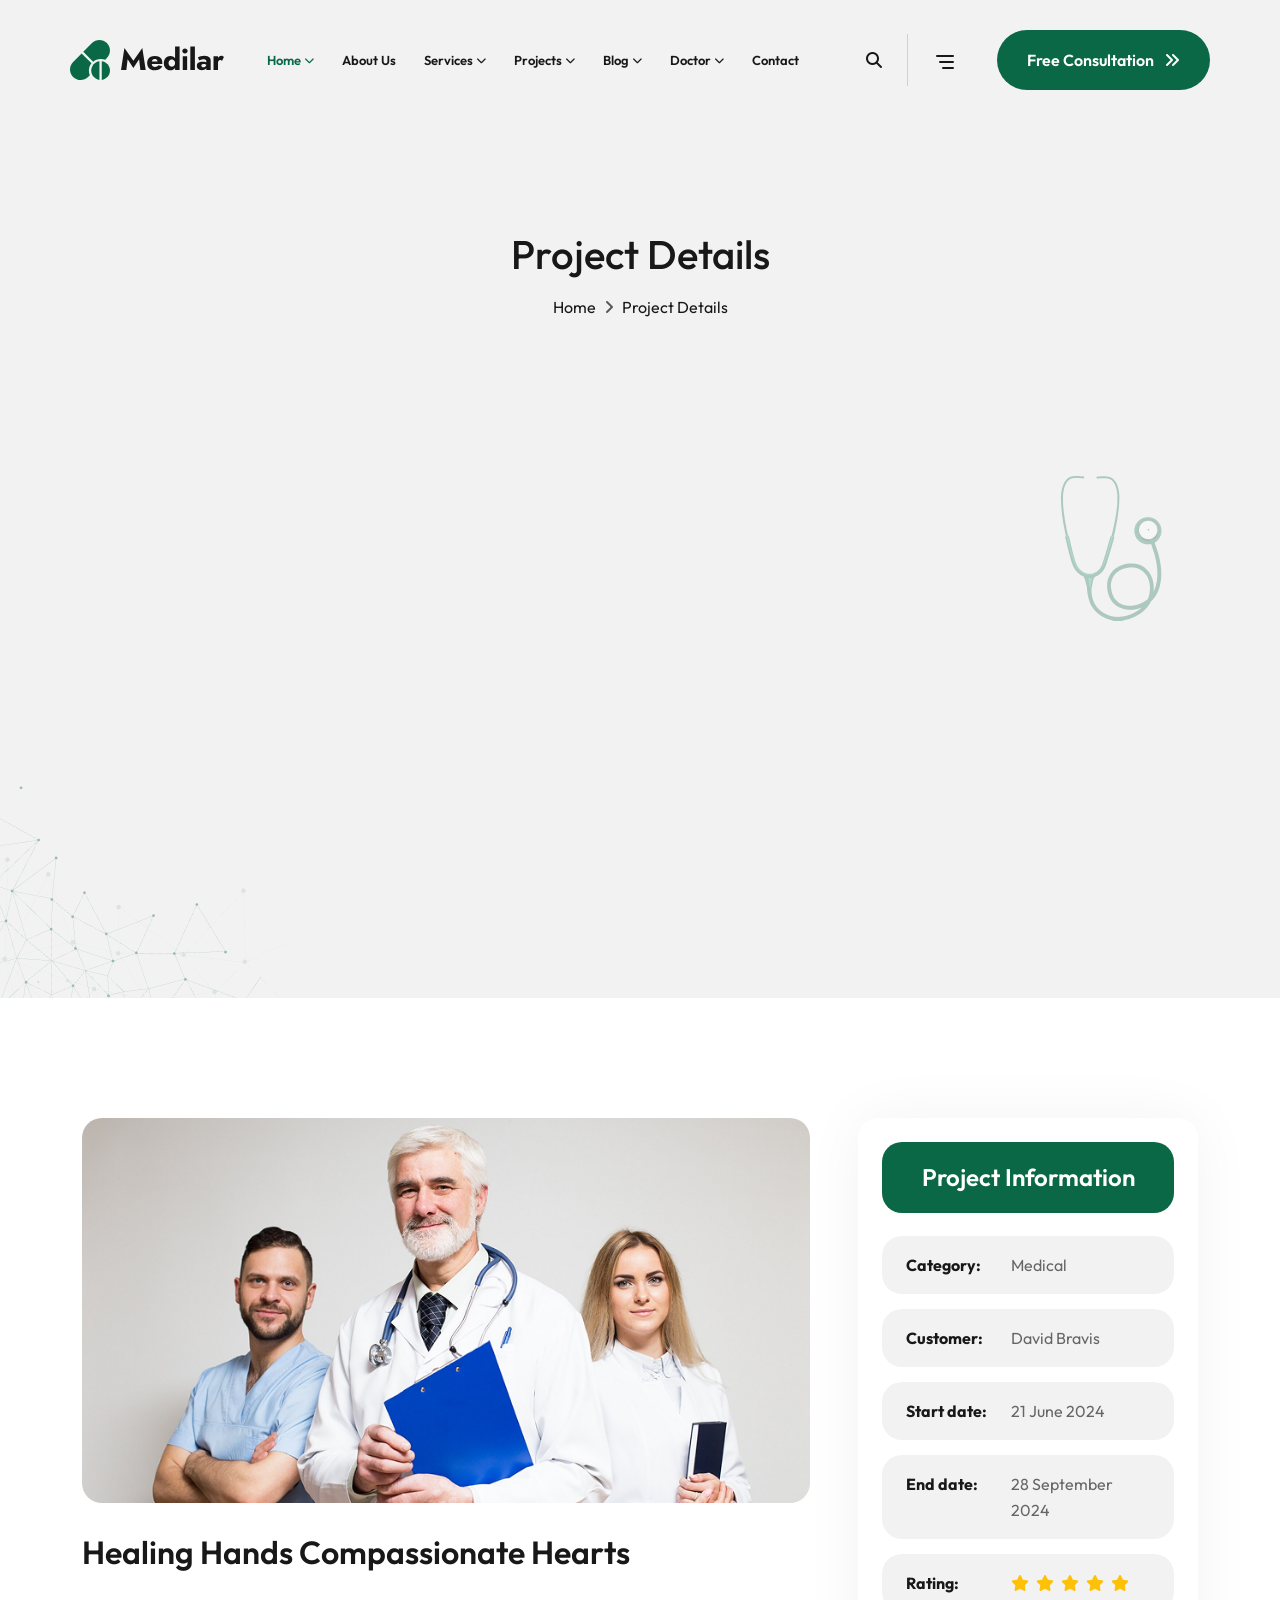
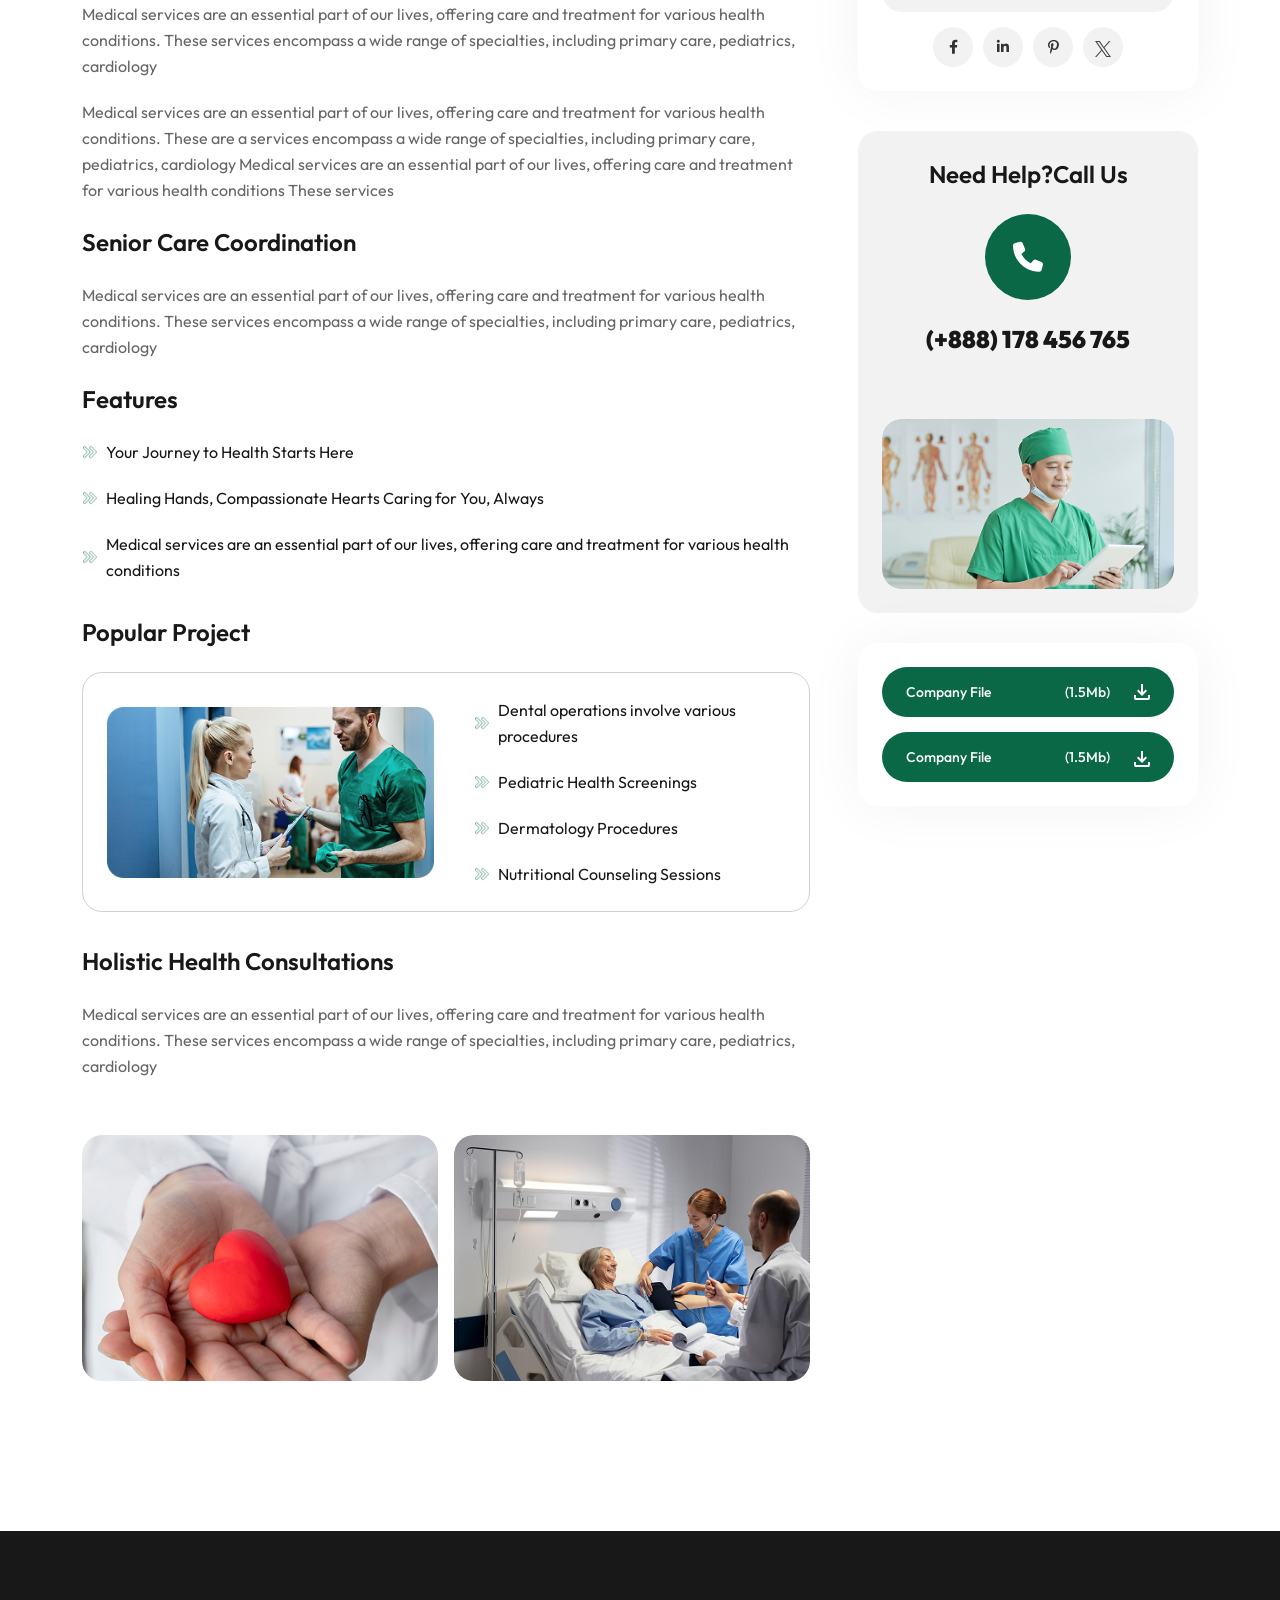
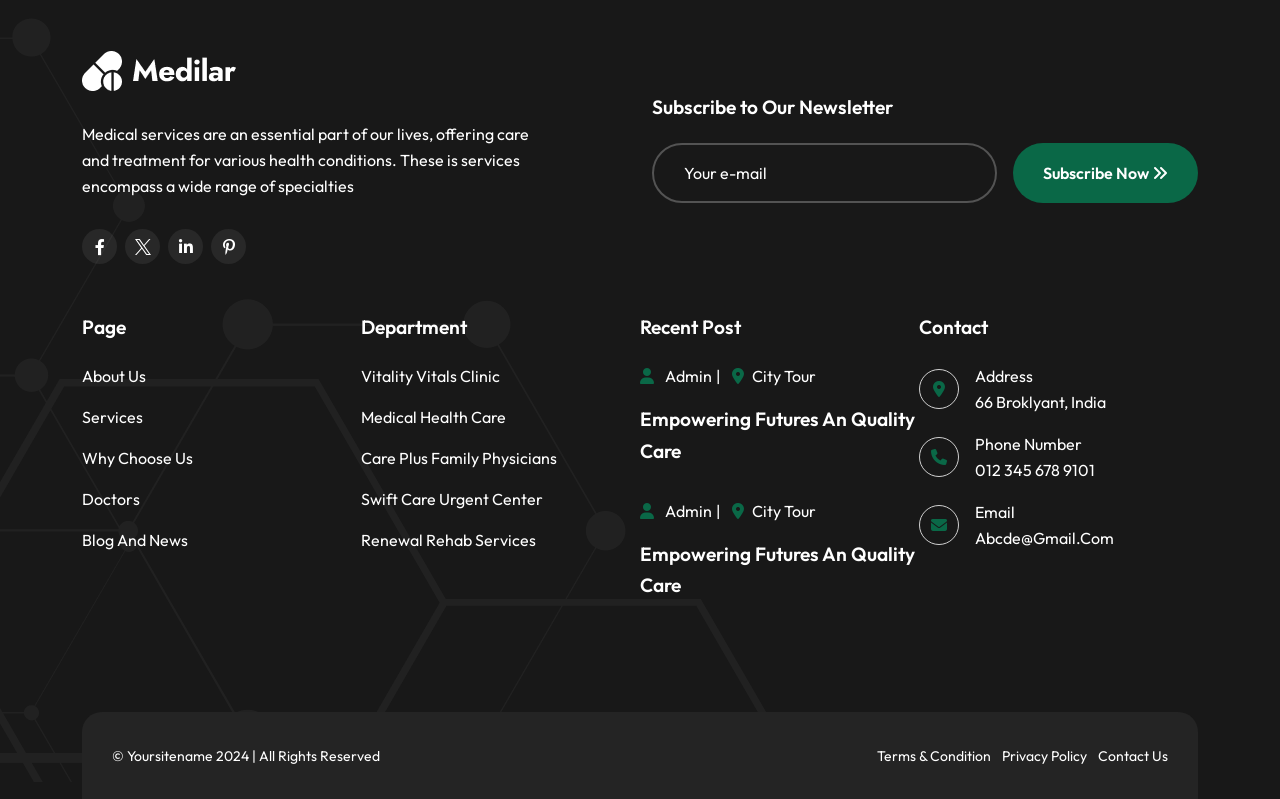
<file: project-details.html>
<!DOCTYPE html>
<html lang="en">

<head>
  <!-- Required meta tags -->
  <meta charset="UTF-8">
  <meta http-equiv="X-UA-Compatible" content="IE=edge">
  <!-- title -->
  <title>Medilar - Medical & Health HTML Template</title>
  <meta name="description" content="Bricklix - Modern Construction & Building HTML Template">
  <meta name="viewport"
    content="width=device-width, initial-scale=1.0, maximum-scale=5.0, minimum-scale=1.0, user-scalable=yes">
  <!-- Favicon -->
  <link rel="shortcut icon" type="image/x-icon" href="assets/img/fevicon.svg">
  <!-- Place favicon.ico in the root directory -->

  <!-- CSS start here -->
  <link rel="stylesheet" href="assets/css/bootstrap.min.css">
  <link rel="stylesheet" href="assets/fontawsome/css/fontawesome.css">
  <link rel="stylesheet" href="assets/css/slick.css">
  <link rel="stylesheet" href="assets/css/magnific-popup.css">
  <link rel="stylesheet" href="assets/css/animate.min.css">
  <link rel="stylesheet" href="assets/css/odometer.css">
  <link rel="stylesheet" href="assets/css/style.css">
  <!-- CSS end here -->
</head>

<body>
  <!-- Header section start -->
  <header class="cm-header-section w-100 gray-bg" id="sticky-header">
    <nav class="navbar p-0 navbar-expand-xl d-none d-xl-flex ">
      <div class="container header-one-container mb-2">

        <a href="index.html">
          <img src="assets/img/logo/logo.svg" alt="logo">
        </a>
        <button class="navbar-toggler" type="button" data-bs-toggle="collapse" data-bs-target="#navbarSupportedContent"
          aria-controls="navbarSupportedContent" aria-expanded="false" aria-label="Toggle navigation">
          <span class="navbar-toggler-icon"></span>
        </button>
        <div class="collapse navbar-collapse" id="navbarSupportedContent">
          <ul class="navbar-nav mx-auto mb-lg-0">
            <li class="nav-item">
              <a class="nav-link active" aria-current="page" href="#">
                Home <i class="fas fa-chevron-down"></i>
              </a>
              <ul class="sub-menu list-unstyled">
                <li>
                  <a href="index.html">Home One</a>
                </li>
                <li>
                  <a href="home.html">Home Two</a>
                </li>
              </ul>
            </li>
            <li class="nav-item">
              <a class="nav-link" href="about.html">
                About Us
              </a>
            </li>
            <li class="nav-item">
              <a class="nav-link" href="#">
                Services <i class="fas fa-chevron-down"></i>
              </a>
              <ul class="sub-menu list-unstyled">
                <li>
                  <a href="services.html">Service Single</a>
                </li>
                <li>
                  <a href="service-details.html">Service Details</a>
                </li>
              </ul>
            </li>
            <li class="nav-item">
              <a class="nav-link" href="#">
                Projects <i class="fas fa-chevron-down"></i>
              </a>
              <ul class="sub-menu list-unstyled">
                <li>
                  <a href="projects.html">Project Single</a>
                </li>
                <li>
                  <a href="project-details.html">Project Details</a>
                </li>
              </ul>
            </li>
            <li class="nav-item">
              <a class="nav-link" href="#">
                Blog <i class="fas fa-chevron-down"></i>
              </a>
              <ul class="sub-menu list-unstyled">
                <li>
                  <a href="blog.html">Blog Single</a>
                </li>
                <li>
                  <a href="blog-details.html">Blog Details</a>
                </li>
              </ul>
            </li>
            <li class="nav-item">
              <a class="nav-link" href="#">
                Doctor <i class="fas fa-chevron-down"></i>
              </a>
              <ul class="sub-menu list-unstyled">
                <li>
                  <a href="doctors.html">Doctor Single</a>
                </li>
                <li>
                  <a href="doctor-details.html">Doctor Details</a>
                </li>
              </ul>
            </li>
            <li class="nav-item">
              <a class="nav-link" href="contact.html">
                Contact
              </a>
            </li>
          </ul>

          <div class="search-btn">
            <i class="fa fa-search" aria-hidden="true"></i>
          </div>
          <div class="mobile-menu-icon mr-40">
            <svg xmlns="http://www.w3.org/2000/svg" width="24" height="24" viewBox="0 0 24 24" fill="none"
              stroke="currentColor" stroke-width="2" stroke-linecap="round" stroke-linejoin="round"
              class="icon icon-tabler icons-tabler-outline icon-tabler-menu-deep">
              <path stroke="none" d="M0 0h24v24H0z" fill="none" />
              <path d="M4 6h16" />
              <path d="M7 12h13" />
              <path d="M10 18h10" />
            </svg>
          </div>
          <a href="#" class="theme-btn btn-primary active">Free Consultation <i class="fa fa-angle-double-right btn-icon"
              aria-hidden="true"></i></a>
        </div>

      </div>
    </nav>
    <!-- mobile navbar part start -->
    <div class="mobile-menu-area d-block d-xl-none">
      <div class="container-md">
        <div class="mobile-topbar">
          <div class="d-flex justify-content-between align-items-center">
            <div class="logo">
              <a href="index.html"> <img src="assets/img/logo/logo.svg" alt="logo"></a>
            </div>
            <div class="bars">
              <i class="fas fa-bars"></i>
            </div>
          </div>
        </div>
      </div>
      <div class="mobile-menu-overlay"></div>
      <div class="mobile-menu-main">
        <div class="logo">
          <a href="index.html"><img src="assets/img/logo/logo.svg" alt="logo"></a>
        </div>
        <div class="close-mobile-menu"><i class="fas fa-times"></i></div>
        <div class="menu-body">
          <div class="menu-list">
            <ul class="list-unstyled">
              <li class="sub-mobile-menu">
                <a href="#">Home <i class="fas fa-chevron-down float-end"></i></a>
                <ul class="list-unstyled">
                  <li><a href="index.html">Home One</a></li>
                  <li><a href="home.html">Home Two</a></li>
                </ul>
              </li>
              <li class="sub-mobile-menu">
                <a href="about.html">About Us</a>
              </li>
              <li class="sub-mobile-menu">
                <a href="#">Services <i class="fas fa-chevron-down float-end"></i></a>
                <ul class="list-unstyled">
                  <li>
                    <a href="services.html">Service Single</a>
                  </li>
                  <li>
                    <a href="service-details.html">Service Details</a>
                  </li>
                </ul>
              </li>
              <li class="sub-mobile-menu">
                <a href="#">Projects <i class="fas fa-chevron-down float-end"></i></a>
                <ul class="list-unstyled">
                  <li>
                    <a href="projects.html">Project Single</a>
                  </li>
                  <li>
                    <a href="project-details.html">Project Details</a>
                  </li>
                </ul>
              </li>
              <li class="sub-mobile-menu">
                <a href="#">Blog <i class="fas fa-chevron-down float-end"></i></a>
                <ul class="list-unstyled">
                  <li>
                    <a href="blog.html">Blog Single</a>
                  </li>
                  <li>
                    <a href="blog-details.html">Blog Details</a>
                  </li>
                </ul>
              </li>
              <li class="sub-mobile-menu">
                <a href="contact.html">Contact</a>
              </li>
            </ul>
          </div>
        </div>

      </div>
    </div>
    <!-- mobile navbar part end -->
  </header>
  <!-- Header section end -->

  <!-- Main area start -->
  <main>
    <!-- breadcrumb section start -->
    <section class="cm-banner-section cm-breadcrumb gray-bg position-relative overflow-hidden custom-wrapper-hover">
      <div class="breadcrumb-content">
        <h2 class="breadcrumb-title text-center">Project Details</h2>
        <nav aria-label="breadcrumb">
          <ol class="breadcrumb justify-content-center mb-0">
            <li class="breadcrumb-item"><a href="/">Home</a></li>
            <li class="breadcrumb-item active" aria-current="page">Project Details</li>
          </ol>
        </nav>
      </div>
    </section>
    <!-- breadcrumb section end -->

    <!-- service section start -->
    <section class="services-section pt-120 pb-0">
      <div class="container-md">
        <div class="row g-5">
          <div class="col-md-8">
            <div class="content mb-30">
              <img draggable="false" class="rounded-20 img-fluid mb-20 flip-up" src="assets/img/projects/details/1.png" alt="">
              <h2 class="heading-style2">Healing Hands Compassionate Hearts</h2>
              <p class="mb-20">Medical services are an essential part of our lives, offering care and treatment for
                various health conditions. These services encompass a wide range of specialties, including primary care,
                pediatrics, cardiology</p>
              <p class="">Medical services are an essential part of our lives, offering care and treatment for various
                health conditions. These are a services encompass a wide range of specialties, including primary care,
                pediatrics, cardiology Medical services are an essential part of our lives, offering care and treatment
                for various health conditions These services </p>
              <h2 class="heading-style4 mt-20">Senior Care Coordination</h2>
              <p>
                Medical services are an essential part of our lives, offering care and treatment for various health
                conditions. These services encompass a wide range of specialties, including primary care, pediatrics,
                cardiology
              </p>
              <h2 class="heading-style4 mt-20">Features</h2>
              <ul class="custom-list mb-30">
                <li>Your Journey to Health Starts Here</li>
                <li>Healing Hands, Compassionate Hearts Caring for You, Always</li>
                <li>Medical services are an essential part of our lives, offering care and treatment for various health
                  conditions</li>
              </ul>
              <h2 class="heading-style4 mt-20">Popular Project</h2>
              <div class="rounded-20 border mb-30">
                <div class="row p-4  align-items-center justify-content-center justify-items-center">
                  <div class="col-md-6">
                    <img class="img-fluid flip-up" draggable="false" src="assets/img/projects/details/2.png" alt="">
                  </div>
                  <div class="col-md-6">
                    <ul class="custom-list mt-3 mt-md-0 ms-md-3 ms-0">
                      <li>Dental operations involve various procedures </li>
                      <li>Pediatric Health Screenings</li>
                      <li>Dermatology Procedures </li>
                      <li class="mb-0">Nutritional Counseling Sessions</li>
                    </ul>
                  </div>
                </div>
              </div>
              <h2 class="heading-style4">Holistic Health Consultations</h2>
              <p>Medical services are an essential part of our lives, offering care and treatment for various health
                conditions. These services encompass a wide range of specialties, including primary care, pediatrics,
                cardiology</p>
              <div class="row g-3 mt-40 justify-content-between align-items-center">
                <div class="col-md-6">
                  <img draggable="false" class="img-fluid rounded-20 flip-up" src="assets/img/projects/details/3.png" alt="">
                </div>
                <div class="col-md-6">
                  <img draggable="false" class="img-fluid rounded-20 flip-up" src="assets/img/projects/details/4.png" alt="">
                </div>
              </div>
            </div>
          </div>
          <div class="col-md-4">
            <div class="custom-details-card pdp bg-white shadow-custom rounded-20 mb-40">
              <div class="card-list">
                <h2 class="text-center mb-2 heading-style4 background-primary py-3 rounded-20 text-white">Project
                  Information</h2>
                <div class="flip-up row g-2 gray-bg py-3 m-0 rounded-20 px-20">
                  <div class="col-5 m-0">
                    <span class="item-label fw-bolder">Category:</span>
                  </div>
                  <div class="col-7 m-0">
                    <p class="item-value">Medical</p>
                  </div>
                </div>
                <div class="flip-up row g-2 gray-bg py-3 m-0 rounded-20 px-20">
                  <div class="col-5 m-0">
                    <span class="item-label fw-bolder">Customer:</span>
                  </div>
                  <div class="col-7 m-0">
                    <p class="item-value">David Bravis</p>
                  </div>
                </div>
                <div class="flip-up row g-2 gray-bg py-3 m-0 rounded-20 px-20">
                  <div class="col-5 m-0">
                    <span class="item-label fw-bolder">Start date:</span>
                  </div>
                  <div class="col-7 m-0">
                    <p class="item-value">21 June 2024</p>
                  </div>
                </div>
                <div class="flip-up row g-2 gray-bg py-3 m-0 rounded-20 px-20">
                  <div class="col-5 m-0">
                    <span class="item-label fw-bolder">End date:</span>
                  </div>
                  <div class="col-7 m-0">
                    <p class="item-value">28 September 2024</p>
                  </div>
                </div>
                <div class="flip-up row g-2 gray-bg py-3 m-0 rounded-20 px-20 mb-30">
                  <div class="col-5 m-0">
                    <span class="item-label fw-bolder">Rating:</span>
                  </div>
                  <div class="col-7 m-0">
                    <span class="item-value text-yellow">
                      <i class="fas fa-star"></i>
                      <i class="fas fa-star ms-1"></i>
                      <i class="fas fa-star ms-1"></i>
                      <i class="fas fa-star ms-1"></i>
                      <i class="fas fa-star ms-1"></i>
                    </span>
                  </div>
                </div>
                <div class="social-icons d-flex gap-2">
                  <a href="#" class="social-icon rounded-circle justify-content-center align-items-center d-flex">
                    <i class="fab fa-facebook-f"></i>
                  </a>
                  <a href="#" class="social-icon rounded-circle justify-content-center align-items-center d-flex">
                    <i class="fab fa-linkedin-in"></i>
                  </a>
                  <a href="#" class="social-icon rounded-circle justify-content-center align-items-center d-flex">
                    <i class="fab fa-pinterest-p"></i>
                  </a>
                  <a href="#" class="social-icon rounded-circle justify-content-center align-items-center d-flex">
                    <span>
                      <svg width="16" height="16" viewBox="0 0 16 16" fill="none" xmlns="http://www.w3.org/2000/svg">
                        <path opacity="0.8"
                          d="M9.52217 6.77491L15.4785 0H14.0671L8.89516 5.88256L4.76437 0H0L6.24656 8.89547L0 16H1.41155L6.87321 9.78782L11.2356 16H16L9.52183 6.77491H9.52217ZM7.58887 8.97384L6.95596 8.08805L1.92015 1.03974H4.0882L8.15216 6.72795L8.78507 7.61374L14.0677 15.0075H11.8997L7.58887 8.97418V8.97384Z"
                          fill="#181818" />
                      </svg>
                    </span>
                  </a>


                </div>
              </div>
            </div>

            <div class="custom-details-card need-help rounded-20 gray-bg text-center">
              <h3 class="heading-style4 mb-30 ">Need Help?Call Us</h3>
              <div class="phone-number rounded-circle d-flex justify-content-center align-items-center mx-auto">
                <i class="fas fa-phone text-white"></i>
              </div>
              <h2 class="phone-text mt-20 heading-style4"><a href="tel:+1234567890"><strong>(+888) 178 456
                    765</strong></a></h2>
              <img draggable="false" class="rounded-20 overflow-hidden img-fluid mt-40"
                src="/assets/img/need-help/need-help.png" alt="">
            </div>
            <div class="custom-details-card shadow-custom rounded-20 bg-whit mt-30 ">
              <div class="card-list">
                <a href="#" class="flip-up active"><span>Company File</span>
                  <span class="d-flex gap-4 align-items-center">
                    <span>(1.5Mb)</span>
                    <svg width="16" height="16" viewBox="0 0 16 16" fill="none" xmlns="http://www.w3.org/2000/svg">
                      <path
                        d="M8 12L3 7L4.4 5.55L7 8.15V0H9V8.15L11.6 5.55L13 7L8 12ZM2 16C1.45 16 0.979333 15.8043 0.588 15.413C0.196666 15.0217 0.000666667 14.5507 0 14V11H2V14H14V11H16V14C16 14.55 15.8043 15.021 15.413 15.413C15.0217 15.805 14.5507 16.0007 14 16H2Z"
                        fill="white" />
                    </svg>
                  </span></a>
                <a href="#" class="flip-up active"><span>Company File</span>
                  <span class="d-flex gap-4 align-items-center">
                    <span>(1.5Mb)</span>
                    <span class="ms-0 d-block"><svg width="16" height="16" viewBox="0 0 16 16" fill="none"
                        xmlns="http://www.w3.org/2000/svg">
                        <path
                          d="M8 12L3 7L4.4 5.55L7 8.15V0H9V8.15L11.6 5.55L13 7L8 12ZM2 16C1.45 16 0.979333 15.8043 0.588 15.413C0.196666 15.0217 0.000666667 14.5507 0 14V11H2V14H14V11H16V14C16 14.55 15.8043 15.021 15.413 15.413C15.0217 15.805 14.5507 16.0007 14 16H2Z"
                          fill="white" />
                      </svg></span>
                  </span></a>
              </div>

            </div>
          </div>
        </div>
      </div>
    </section>
    <!-- service section end -->
  </main>
  <!-- Main area end -->
  <!-- Back to top button start -->
  <button class="scroll-to-top position-fixed">
    <i class="fas fa-chevron-up"></i>
  </button>
  <!-- Back to top button end -->
  <!-- Footer section start -->
  <footer class="footer-section home footer-bg pt-120 mt-120">
    <div class="container-md">
      <div class="row g-4 align-items-center">
        <div class="col-md-5">
          <div class="mb-30">
            <a href=""><img src="assets/img/logo/logo-white.png" alt=""></a>
          </div>
          <p class="text-white mb-30">Medical services are an essential part of our lives, offering care and treatment
            for various health
            conditions. These is services encompass a wide range of specialties</p>
          <div class="social-icons d-flex gap-2">
            <a href="#" class="social-icon rounded-circle justify-content-center align-items-center d-flex">
              <i class="fab fa-facebook-f"></i>
            </a>
            <a href="#" class="social-icon rounded-circle justify-content-center align-items-center d-flex">
              <svg width="16" height="16" viewBox="0 0 16 16" fill="none" xmlns="http://www.w3.org/2000/svg">
                <path
                  d="M9.52217 6.77491L15.4785 0H14.0671L8.89516 5.88256L4.76437 0H0L6.24656 8.89547L0 16H1.41155L6.87321 9.78782L11.2356 16H16L9.52217 6.77491ZM7.58887 8.97384L6.95596 8.08805L1.92015 1.03974H4.0882L8.15216 6.72795L8.78507 7.61374L14.0677 15.0075H11.8997L7.58887 8.97384Z"
                  fill="white" />
              </svg>

            </a>
            <a href="#" class="social-icon rounded-circle justify-content-center align-items-center d-flex">
              <i class="fab fa-linkedin-in"></i>
            </a>
            <a href="#" class="social-icon rounded-circle justify-content-center align-items-center d-flex">
              <i class="fab fa-pinterest-p"></i>
            </a>
          </div>
        </div>
        <div class="col-md-1"></div>
        <div class="col-md-6">
          <h2 class="footer-subtitle heading-style5 text-white mb-30">Subscribe to Our Newsletter</h2>
          <form class="footer-newsletter mb-20">
            <div class="d-flex flex-wrap flex-lg-nowrap gap-3">
              <input type="email" class="form-control" placeholder="Your e-mail">
              <button class="theme-btn btn-primary active text-nowrap" type="submit">Subscribe Now <i
                  class="fas fa-angle-double-right"></i> </button>
            </div>
          </form>

        </div>
      </div>
      <div class="row g-5 g-md-0 mt-5">
        <!-- Page Links -->
        <div class="col-lg-3 col-md-6">
          <h2 class="heading-style5 text-white mb-30">Page</h2>
          <ul class="list-unstyled footer-links">
            <li><a href="#"> About Us</a></li>
            <li><a href="#"> Services</a></li>
            <li><a href="#"> Why Choose Us</a></li>
            <li><a href="#"> Doctors</a></li>
            <li><a href="#"> Blog And News</a></li>
          </ul>
        </div>
        <!-- Department List -->
        <div class="col-lg-3 col-md-6">
          <h2 class="heading-style5 text-white mb-30">Department</h2>
          <ul class="list-unstyled footer-links">
            <li><a href="#"> Vitality Vitals Clinic</a></li>
            <li><a href="#"> Medical Health Care</a></li>
            <li><a href="#"> Care Plus Family Physicians</a></li>
            <li><a href="#"> Swift Care Urgent Center</a></li>
            <li><a href="#"> Renewal Rehab Services</a></li>
          </ul>
        </div>
        <!-- Recent Posts -->
        <div class="col-lg-3 col-md-6">
          <h2 class="heading-style5 text-white mb-30">Recent Post</h2>
          <ul class="list-unstyled footer-links">
            <li class="">
              <a href=""><i class="fas fa-user me-2"></i> Admin</a><span class="d-inline-block mx-1">|</span><a
                href=""><i class="fas fa-map-marker-alt mx-2"></i>City Tour</a><br>
              <a href="#">
                <h2 class="heading-style6 text-white mb-3">Empowering Futures An Quality Care</h2>
              </a>
            </li>
            <li class="">
              <a href=""><i class="fas fa-user me-2"></i> Admin</a><span class="d-inline-block mx-1">|</span><a
                href=""><i class="fas fa-map-marker-alt mx-2"></i>City Tour</a><br>
              <a href="#">
                <h2 class="heading-style6 text-white mb-3">Empowering Futures An Quality Care</h2>
              </a>
            </li>
          </ul>
        </div>
        <!-- Contact Info -->
        <div class="col-lg-3 col-md-6">
          <h2 class="heading-style5 text-white mb-30">Contact</h2>
          <ul class="list-unstyled footer-contact">
            <li class="d-flex align-items-center gap-3 mb-3">
              <span class="d-flex justify-content-center align-items-center rounded-circle border p-2">
                <i class="fa fa-map-marker-alt mx-auto"></i>
              </span>
              <div class="">
                <p>Address</p>
                <span>66 Broklyant, India</span>
              </div>
            </li>
            <li class="d-flex align-items-center gap-3 mb-3">
              <span class="d-flex justify-content-center align-items-center rounded-circle border p-2">
                <i class="fa fa-phone mx-auto"></i>
              </span>
              <div class="">
                <p>Phone Number</p>
                <span><a href="tel:0123456789101">012 345 678 9101</a></span>
              </div>
            </li>
            <li class="d-flex align-items-center gap-3">
              <span class="d-flex justify-content-center align-items-center rounded-circle border p-2">
                <i class="fa fa-envelope mx-auto"></i>
              </span>
              <div class="">
                <p>Email</p>
                <span><a href="mailto:Abcde@Gmail.Com">Abcde@Gmail.Com</a></span>
              </div>
            </li>
          </ul>
        </div>
      </div>

      <div
        class="footer-last d-flex flex-column flex-md-row justify-content-between align-items-center container mx-auto">
        <p class="mb-0 small">© Yoursitename 2024 | All Rights Reserved</p>
        <ul class="list-inline mb-0">
          <li class="list-inline-item"><a href="#">Terms & Condition</a></li>
          <li class="list-inline-item"><a href="#">Privacy Policy</a></li>
          <li class="list-inline-item"><a href="#">Contact Us</a></li>
        </ul>
      </div>
    </div>
  </footer>
  <!-- Footer section end -->

  <!-- JS start here -->
  <script src="assets/js/vendor/jquery-3.6.0.min.js"></script>
  <script src="assets/js/bootstrap.bundle.min.js"></script>
  <script src="assets/js/gsap.js"></script>
  <script src="assets/js/gsap-scroll-trigger.js"></script>
  <script src="assets/js/gsap-split-text.js"></script>
  <script src="assets/js/simple-parallax.js"></script>
  <script src="assets/js/jquery.appear.js"></script>
  <script src="assets/js/jquery.odometer.min.js"></script>
  <script src="assets/js/jquery.magnific-popup.min.js"></script>
  <script src="assets/js/ajax-form.js"></script>
  <script src="assets/js/slick.min.js"></script>
  <script src="assets/js/vendor/isotope.pkgd.min.js"></script>

  <script src="assets/js/script.js"></script>

  <script>
    // Initialize Isotope
    var $grid = $('.grid').isotope({
      itemSelector: '.gallery-item',
      layoutMode: 'fitRows'
    });

    // Bind filter button click
    $('#filters').on('click', 'button', function () {
      var filterValue = $(this).attr('data-filter');
      $grid.isotope({
        filter: filterValue
      });
      // Update active class
      $('#filters').find('.active').removeClass('active');
      $(this).addClass('active');
    });
  </script>
  <!-- JS end here -->
</body>

</html>
</file>
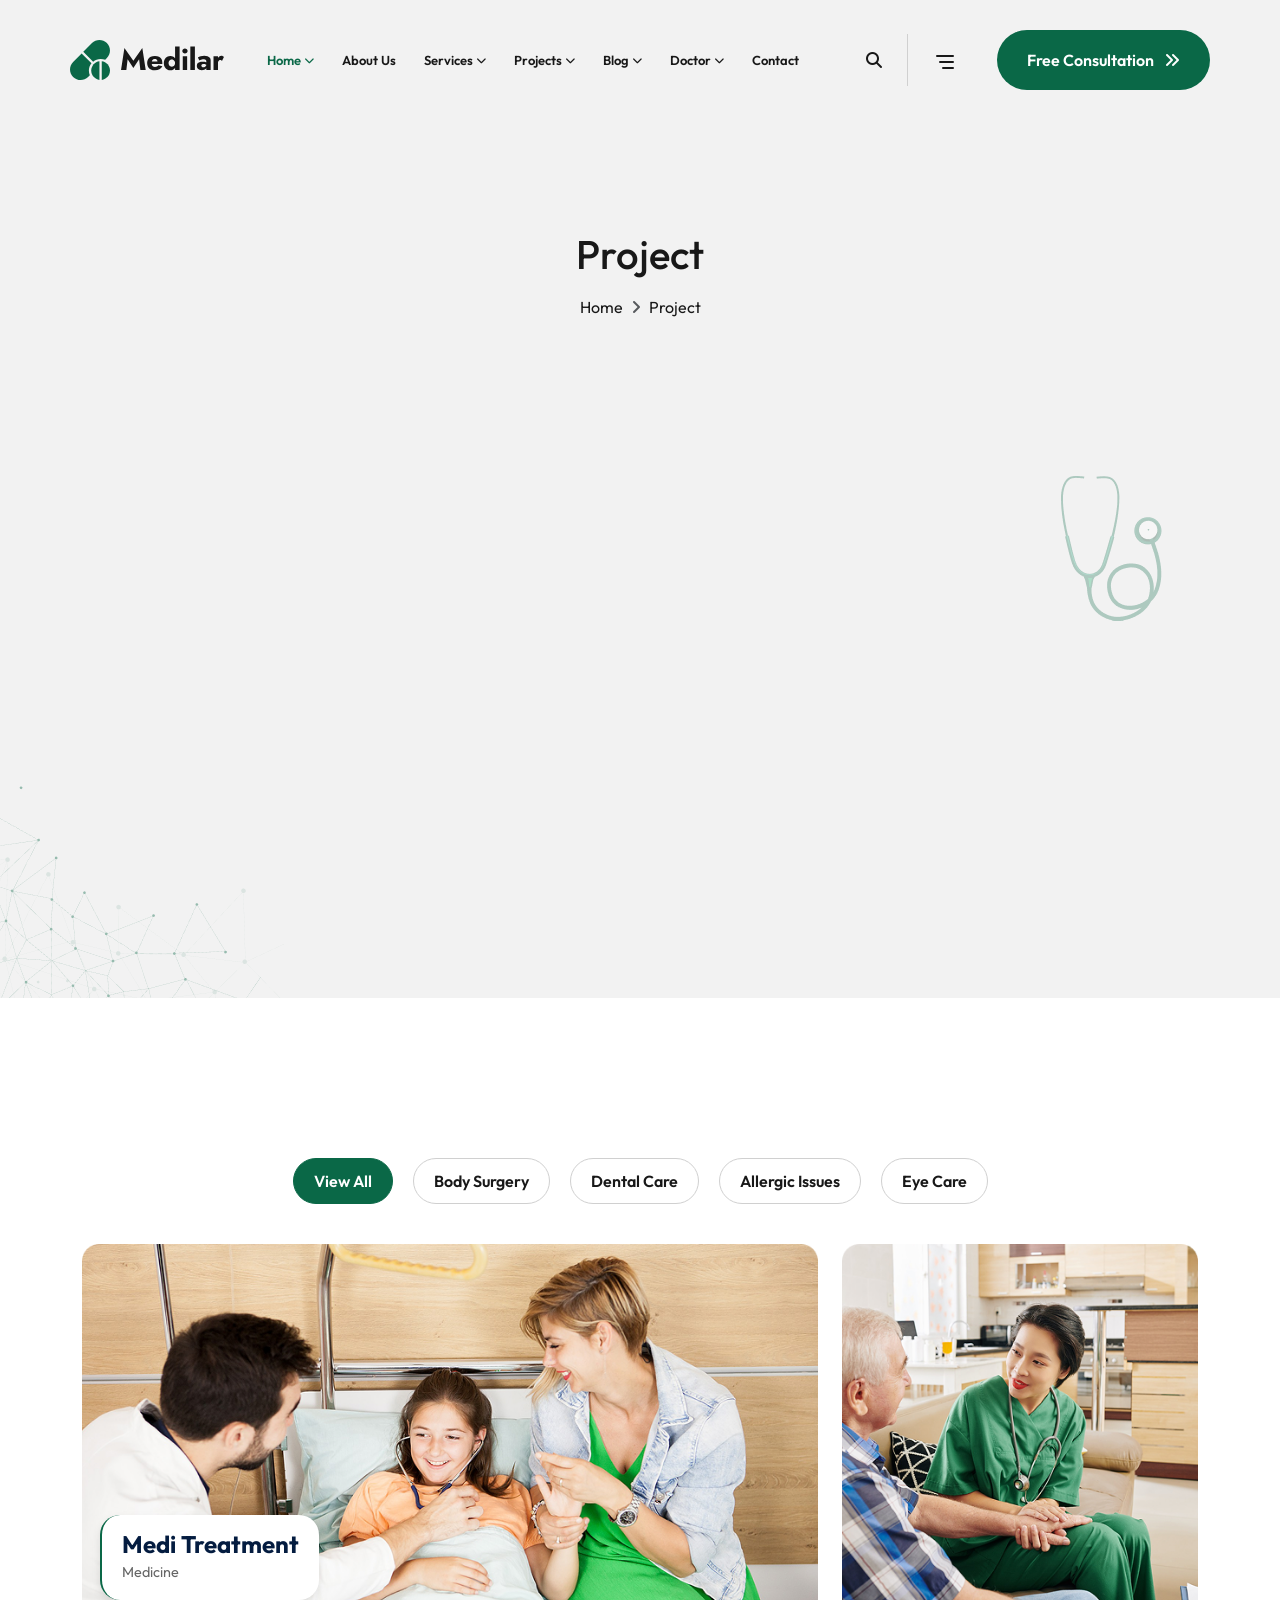
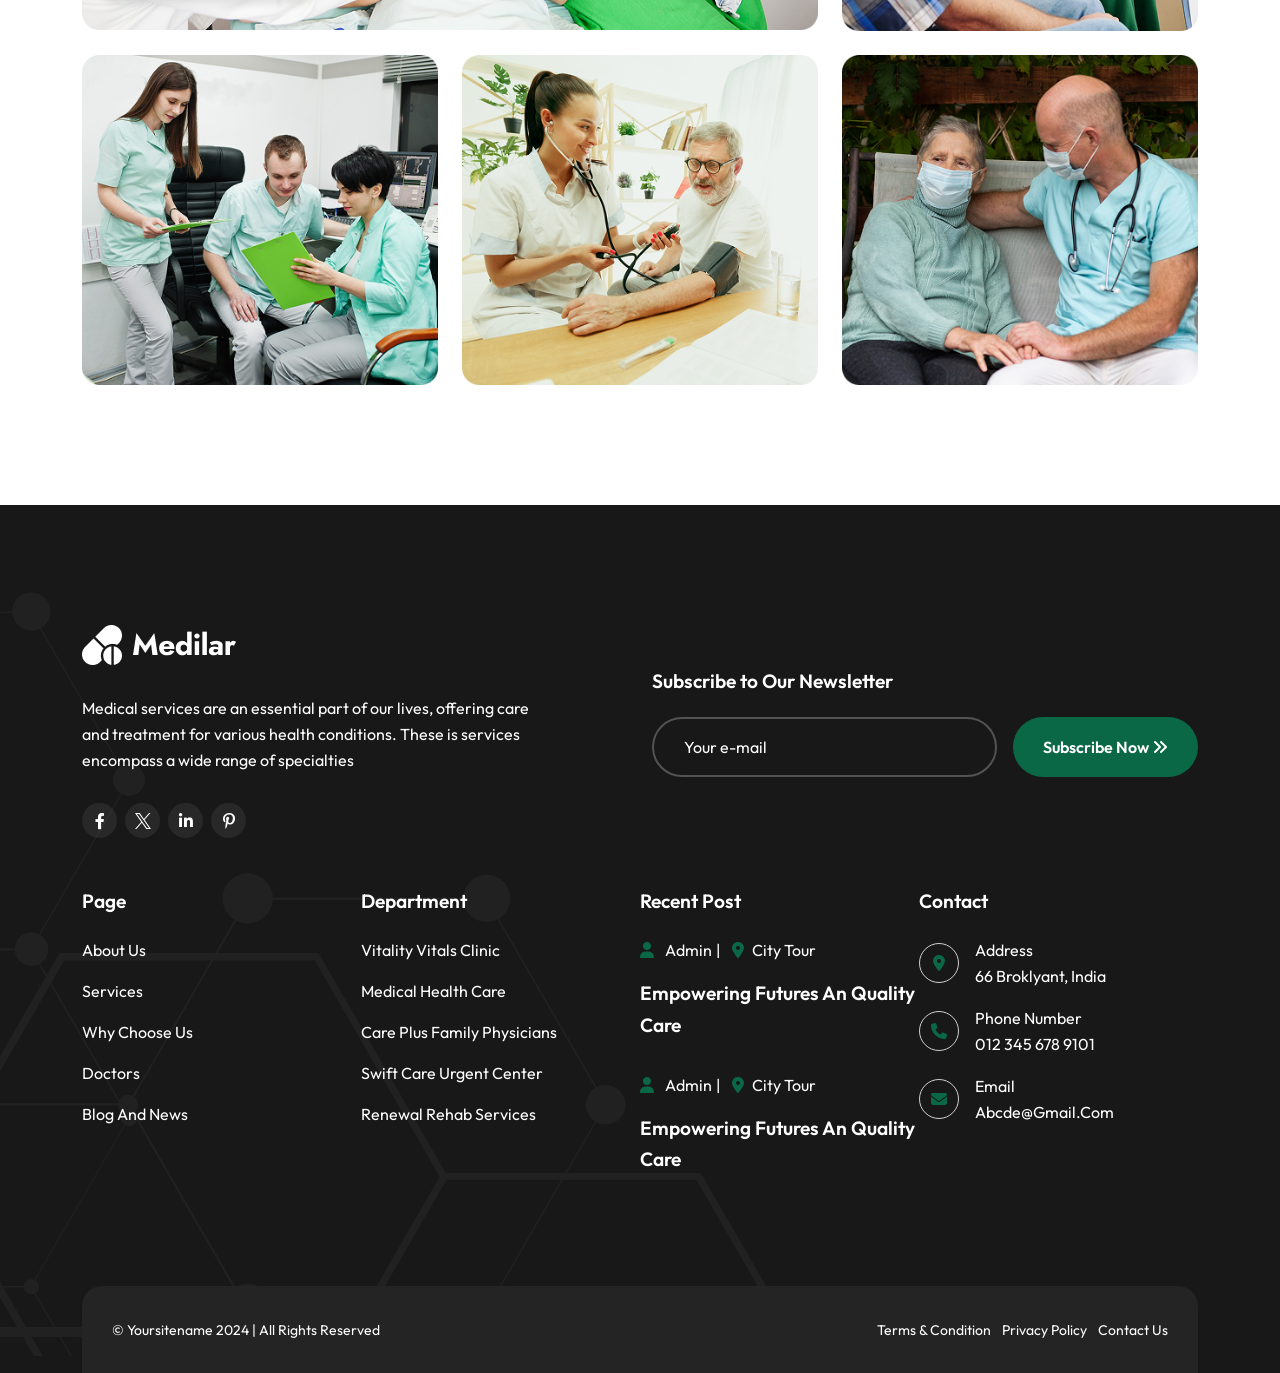
<file: projects.html>
<!DOCTYPE html>
<html lang="en">

<head>
  <!-- Required meta tags -->
  <meta charset="UTF-8">
  <meta http-equiv="X-UA-Compatible" content="IE=edge">
  <!-- title -->
  <title>Medilar - Medical & Health HTML Template</title>
  <meta name="description" content="Bricklix - Modern Construction & Building HTML Template">
  <meta name="viewport"
    content="width=device-width, initial-scale=1.0, maximum-scale=5.0, minimum-scale=1.0, user-scalable=yes">
  <!-- Favicon -->
  <link rel="shortcut icon" type="image/x-icon" href="assets/img/fevicon.svg">
  <!-- Place favicon.ico in the root directory -->

  <!-- CSS start here -->
  <link rel="stylesheet" href="assets/css/bootstrap.min.css">
  <link rel="stylesheet" href="assets/fontawsome/css/fontawesome.css">
  <link rel="stylesheet" href="assets/css/slick.css">
  <link rel="stylesheet" href="assets/css/magnific-popup.css">
  <link rel="stylesheet" href="assets/css/animate.min.css">
  <link rel="stylesheet" href="assets/css/odometer.css">
  <link rel="stylesheet" href="assets/css/style.css">
  <!-- CSS end here -->
</head>

<body>
  <!-- Header section start -->
   <header class="cm-header-section w-100 gray-bg" id="sticky-header">
    <nav class="navbar p-0 navbar-expand-xl d-none d-xl-flex ">
      <div class="container header-one-container mb-2">

        <a href="index.html">
          <img src="assets/img/logo/logo.svg" alt="logo">
        </a>
        <button class="navbar-toggler" type="button" data-bs-toggle="collapse" data-bs-target="#navbarSupportedContent"
          aria-controls="navbarSupportedContent" aria-expanded="false" aria-label="Toggle navigation">
          <span class="navbar-toggler-icon"></span>
        </button>
        <div class="collapse navbar-collapse" id="navbarSupportedContent">
          <ul class="navbar-nav mx-auto mb-lg-0">
            <li class="nav-item">
              <a class="nav-link active" aria-current="page" href="#">
                Home <i class="fas fa-chevron-down"></i>
              </a>
              <ul class="sub-menu list-unstyled">
                <li>
                  <a href="index.html">Home One</a>
                </li>
                <li>
                  <a href="home.html">Home Two</a>
                </li>
              </ul>
            </li>
            <li class="nav-item">
              <a class="nav-link" href="about.html">
                About Us
              </a>
            </li>
            <li class="nav-item">
              <a class="nav-link" href="#">
                Services <i class="fas fa-chevron-down"></i>
              </a>
              <ul class="sub-menu list-unstyled">
                <li>
                  <a href="services.html">Service Single</a>
                </li>
                <li>
                  <a href="service-details.html">Service Details</a>
                </li>
              </ul>
            </li>
            <li class="nav-item">
              <a class="nav-link" href="#">
                Projects <i class="fas fa-chevron-down"></i>
              </a>
              <ul class="sub-menu list-unstyled">
                <li>
                  <a href="projects.html">Project Single</a>
                </li>
                <li>
                  <a href="project-details.html">Project Details</a>
                </li>
              </ul>
            </li>
            <li class="nav-item">
              <a class="nav-link" href="#">
                Blog <i class="fas fa-chevron-down"></i>
              </a>
              <ul class="sub-menu list-unstyled">
                <li>
                  <a href="blog.html">Blog Single</a>
                </li>
                <li>
                  <a href="blog-details.html">Blog Details</a>
                </li>
              </ul>
            </li>
            <li class="nav-item">
              <a class="nav-link" href="#">
                Doctor <i class="fas fa-chevron-down"></i>
              </a>
              <ul class="sub-menu list-unstyled">
                <li>
                  <a href="doctors.html">Doctor Single</a>
                </li>
                <li>
                  <a href="doctor-details.html">Doctor Details</a>
                </li>
              </ul>
            </li>
            <li class="nav-item">
              <a class="nav-link" href="contact.html">
                Contact
              </a>
            </li>
          </ul>

          <div class="search-btn">
            <i class="fa fa-search" aria-hidden="true"></i>
          </div>
          <div class="mobile-menu-icon mr-40">
            <svg xmlns="http://www.w3.org/2000/svg" width="24" height="24" viewBox="0 0 24 24" fill="none"
              stroke="currentColor" stroke-width="2" stroke-linecap="round" stroke-linejoin="round"
              class="icon icon-tabler icons-tabler-outline icon-tabler-menu-deep">
              <path stroke="none" d="M0 0h24v24H0z" fill="none" />
              <path d="M4 6h16" />
              <path d="M7 12h13" />
              <path d="M10 18h10" />
            </svg>
          </div>
          <a href="#" class="theme-btn btn-primary active">Free Consultation <i class="fa fa-angle-double-right btn-icon"
              aria-hidden="true"></i></a>
        </div>

      </div>
    </nav>
    <!-- mobile navbar part start -->
    <div class="mobile-menu-area d-block d-xl-none">
      <div class="container-md">
        <div class="mobile-topbar">
          <div class="d-flex justify-content-between align-items-center">
            <div class="logo">
              <a href="index.html"> <img src="assets/img/logo/logo.svg" alt="logo"></a>
            </div>
            <div class="bars">
              <i class="fas fa-bars"></i>
            </div>
          </div>
        </div>
      </div>
      <div class="mobile-menu-overlay"></div>
      <div class="mobile-menu-main">
        <div class="logo">
          <a href="index.html"><img src="assets/img/logo/logo.svg" alt="logo"></a>
        </div>
        <div class="close-mobile-menu"><i class="fas fa-times"></i></div>
        <div class="menu-body">
          <div class="menu-list">
            <ul class="list-unstyled">
              <li class="sub-mobile-menu">
                <a href="#">Home <i class="fas fa-chevron-down float-end"></i></a>
                <ul class="list-unstyled">
                  <li><a href="index.html">Home One</a></li>
                  <li><a href="home.html">Home Two</a></li>
                </ul>
              </li>
              <li class="sub-mobile-menu">
                <a href="about.html">About Us</a>
              </li>
              <li class="sub-mobile-menu">
                <a href="#">Services <i class="fas fa-chevron-down float-end"></i></a>
                <ul class="list-unstyled">
                  <li>
                    <a href="services.html">Service Single</a>
                  </li>
                  <li>
                    <a href="service-details.html">Service Details</a>
                  </li>
                </ul>
              </li>
              <li class="sub-mobile-menu">
                <a href="#">Projects <i class="fas fa-chevron-down float-end"></i></a>
                <ul class="list-unstyled">
                  <li>
                    <a href="projects.html">Project Single</a>
                  </li>
                  <li>
                    <a href="project-details.html">Project Details</a>
                  </li>
                </ul>
              </li>
              <li class="sub-mobile-menu">
                <a href="#">Blog <i class="fas fa-chevron-down float-end"></i></a>
                <ul class="list-unstyled">
                  <li>
                    <a href="blog.html">Blog Single</a>
                  </li>
                  <li>
                    <a href="blog-details.html">Blog Details</a>
                  </li>
                </ul>
              </li>
              <li class="sub-mobile-menu">
                <a href="contact.html">Contact</a>
              </li>
            </ul>
          </div>
        </div>

      </div>
    </div>
    <!-- mobile navbar part end -->
  </header>
  <!-- Header section end -->

  <!-- Main area start -->
  <main>
    <!-- breadcrumb section start -->
    <section class="cm-banner-section cm-breadcrumb gray-bg position-relative overflow-hidden custom-wrapper-hover">
      <div class="breadcrumb-content">
        <h2 class="breadcrumb-title text-center">Project</h2>
        <nav aria-label="breadcrumb">
          <ol class="breadcrumb justify-content-center mb-0">
            <li class="breadcrumb-item"><a href="/">Home</a></li>
            <li class="breadcrumb-item active" aria-current="page">Project</li>
          </ol>
        </nav>
      </div>
    </section>
    <!-- breadcrumb section end -->

    <!-- Gallery Section start -->
    <section class="container-md gallery-section pb-0 pt-120">
      <div class="" id="filters">
        <div class=" category-buttons" role="group">
          <button type="button" class="flip-up btn btn-outline-secondary active" data-filter="*">View All</button>
          <button type="button" class="flip-up btn btn-outline-secondary" data-filter=".body-surgery">Body Surgery</button>
          <button type="button" class="flip-up btn btn-outline-secondary" data-filter=".dental-care">Dental Care</button>
          <button type="button" class="flip-up btn btn-outline-secondary" data-filter=".allergic-issues">Allergic
            Issues</button>
          <button type="button" class="btn btn-outline-secondary" data-filter=".eye-care">Eye Care</button>
        </div>
        <div class="grid row mt-3 g-4">
          <div class="gallery-item body-surgery col-md-8 col " data-category="body-surgery">
            <img class="img-fluid w-100" src="assets/img/gallery/type-1.png" alt="">
            <div class="floating-card">
              <h3>Medi Treatment</h3>
              <p>Medicine</p>
            </div>
          </div>
          <div class="gallery-item eye-care col-md-4 col " data-category="eye-care">
            <img class="img-fluid w-100" src="assets/img/gallery/type-2.png" alt="">
          </div>
          <div class="gallery-item dental-care col-md-4 col " data-category="dental-care">
            <img class="img-fluid w-100" src="assets/img/gallery/type-3.png" alt="">
          </div>
          <div class="gallery-item dental-care col-md-4 col " data-category="dental-care">
            <img class="img-fluid w-100" src="assets/img/gallery/type-4.png" alt="">
          </div>
          <div class="gallery-item allergic-issues col-md-4 col " data-category="allergic-issues">
            <img class="img-fluid w-100" src="assets/img/gallery/type-5.png" alt="">
          </div>
        </div>
      </div>
    </section>
    <!-- Gallery Section end -->
  </main>
  <!-- Main area end -->
  <!-- Back to top button start -->
  <button class="scroll-to-top position-fixed">
    <i class="fas fa-chevron-up"></i>
  </button>
  <!-- Back to top button end -->
  <!-- Footer section start -->
  <footer class="footer-section home footer-bg pt-120 mt-120">
    <div class="container-md">
      <div class="row g-4 align-items-center">
        <div class="col-md-5">
          <div class="mb-30">
            <a href=""><img src="assets/img/logo/logo-white.png" alt=""></a>
          </div>
          <p class="text-white mb-30">Medical services are an essential part of our lives, offering care and treatment
            for various health
            conditions. These is services encompass a wide range of specialties</p>
          <div class="social-icons d-flex gap-2">
            <a href="#" class="social-icon rounded-circle justify-content-center align-items-center d-flex">
              <i class="fab fa-facebook-f"></i>
            </a>
            <a href="#" class="social-icon rounded-circle justify-content-center align-items-center d-flex">
              <svg width="16" height="16" viewBox="0 0 16 16" fill="none" xmlns="http://www.w3.org/2000/svg">
                <path
                  d="M9.52217 6.77491L15.4785 0H14.0671L8.89516 5.88256L4.76437 0H0L6.24656 8.89547L0 16H1.41155L6.87321 9.78782L11.2356 16H16L9.52217 6.77491ZM7.58887 8.97384L6.95596 8.08805L1.92015 1.03974H4.0882L8.15216 6.72795L8.78507 7.61374L14.0677 15.0075H11.8997L7.58887 8.97384Z"
                  fill="white" />
              </svg>

            </a>
            <a href="#" class="social-icon rounded-circle justify-content-center align-items-center d-flex">
              <i class="fab fa-linkedin-in"></i>
            </a>
            <a href="#" class="social-icon rounded-circle justify-content-center align-items-center d-flex">
              <i class="fab fa-pinterest-p"></i>
            </a>
          </div>
        </div>
        <div class="col-md-1"></div>
        <div class="col-md-6">
          <h2 class="footer-subtitle heading-style5 text-white mb-30">Subscribe to Our Newsletter</h2>
          <form class="footer-newsletter mb-20">
            <div class="d-flex flex-wrap flex-lg-nowrap gap-3">
              <input type="email" class="form-control" placeholder="Your e-mail">
              <button class="theme-btn btn-primary active text-nowrap" type="submit">Subscribe Now <i
                  class="fas fa-angle-double-right"></i> </button>
            </div>
          </form>

        </div>
      </div>
      <div class="row g-5 g-md-0 mt-5">
        <!-- Page Links -->
        <div class="col-lg-3 col-md-6">
          <h2 class="heading-style5 text-white mb-30">Page</h2>
          <ul class="list-unstyled footer-links">
            <li><a href="#"> About Us</a></li>
            <li><a href="#"> Services</a></li>
            <li><a href="#"> Why Choose Us</a></li>
            <li><a href="#"> Doctors</a></li>
            <li><a href="#"> Blog And News</a></li>
          </ul>
        </div>
        <!-- Department List -->
        <div class="col-lg-3 col-md-6">
          <h2 class="heading-style5 text-white mb-30">Department</h2>
          <ul class="list-unstyled footer-links">
            <li><a href="#"> Vitality Vitals Clinic</a></li>
            <li><a href="#"> Medical Health Care</a></li>
            <li><a href="#"> Care Plus Family Physicians</a></li>
            <li><a href="#"> Swift Care Urgent Center</a></li>
            <li><a href="#"> Renewal Rehab Services</a></li>
          </ul>
        </div>
        <!-- Recent Posts -->
        <div class="col-lg-3 col-md-6">
          <h2 class="heading-style5 text-white mb-30">Recent Post</h2>
          <ul class="list-unstyled footer-links">
            <li class="">
              <a href=""><i class="fas fa-user me-2"></i> Admin</a><span class="d-inline-block mx-1">|</span><a
                href=""><i class="fas fa-map-marker-alt mx-2"></i>City Tour</a><br>
              <a href="#">
                <h2 class="heading-style6 text-white mb-3">Empowering Futures An Quality Care</h2>
              </a>
            </li>
            <li class="">
              <a href=""><i class="fas fa-user me-2"></i> Admin</a><span class="d-inline-block mx-1">|</span><a
                href=""><i class="fas fa-map-marker-alt mx-2"></i>City Tour</a><br>
              <a href="#">
                <h2 class="heading-style6 text-white mb-3">Empowering Futures An Quality Care</h2>
              </a>
            </li>
          </ul>
        </div>
        <!-- Contact Info -->
        <div class="col-lg-3 col-md-6">
          <h2 class="heading-style5 text-white mb-30">Contact</h2>
          <ul class="list-unstyled footer-contact">
            <li class="d-flex align-items-center gap-3 mb-3">
              <span class="d-flex justify-content-center align-items-center rounded-circle border p-2">
                <i class="fa fa-map-marker-alt mx-auto"></i>
              </span>
              <div class="">
                <p>Address</p>
                <span>66 Broklyant, India</span>
              </div>
            </li>
            <li class="d-flex align-items-center gap-3 mb-3">
              <span class="d-flex justify-content-center align-items-center rounded-circle border p-2">
                <i class="fa fa-phone mx-auto"></i>
              </span>
              <div class="">
                <p>Phone Number</p>
                <span><a href="tel:0123456789101">012 345 678 9101</a></span>
              </div>
            </li>
            <li class="d-flex align-items-center gap-3">
              <span class="d-flex justify-content-center align-items-center rounded-circle border p-2">
                <i class="fa fa-envelope mx-auto"></i>
              </span>
              <div class="">
                <p>Email</p>
                <span><a href="mailto:Abcde@Gmail.Com">Abcde@Gmail.Com</a></span>
              </div>
            </li>
          </ul>
        </div>
      </div>

      <div
        class="footer-last d-flex flex-column flex-md-row justify-content-between align-items-center container mx-auto">
        <p class="mb-0 small">© Yoursitename 2024 | All Rights Reserved</p>
        <ul class="list-inline mb-0">
          <li class="list-inline-item"><a href="#">Terms & Condition</a></li>
          <li class="list-inline-item"><a href="#">Privacy Policy</a></li>
          <li class="list-inline-item"><a href="#">Contact Us</a></li>
        </ul>
      </div>
    </div>
  </footer>
  <!-- Footer section end -->

  <!-- JS start here -->
  <script src="assets/js/vendor/jquery-3.6.0.min.js"></script>
  <script src="assets/js/bootstrap.bundle.min.js"></script>
  <script src="assets/js/gsap.js"></script>
  <script src="assets/js/gsap-scroll-trigger.js"></script>
  <script src="assets/js/gsap-split-text.js"></script>
  <script src="assets/js/simple-parallax.js"></script>
  <script src="assets/js/jquery.appear.js"></script>
  <script src="assets/js/jquery.odometer.min.js"></script>
  <script src="assets/js/jquery.magnific-popup.min.js"></script>
  <script src="assets/js/ajax-form.js"></script>
  <script src="assets/js/slick.min.js"></script>
  <script src="assets/js/vendor/isotope.pkgd.min.js"></script>

  <script src="assets/js/script.js"></script>

  <script>
    // Initialize Isotope
    var $grid = $('.grid').isotope({
      itemSelector: '.gallery-item',
      layoutMode: 'fitRows'
    });

    // Bind filter button click
    $('#filters').on('click', 'button', function () {
      var filterValue = $(this).attr('data-filter');
      $grid.isotope({
        filter: filterValue
      });
      // Update active class
      $('#filters').find('.active').removeClass('active');
      $(this).addClass('active');
    });
  </script>
  <!-- JS end here -->
</body>

</html>
</file>
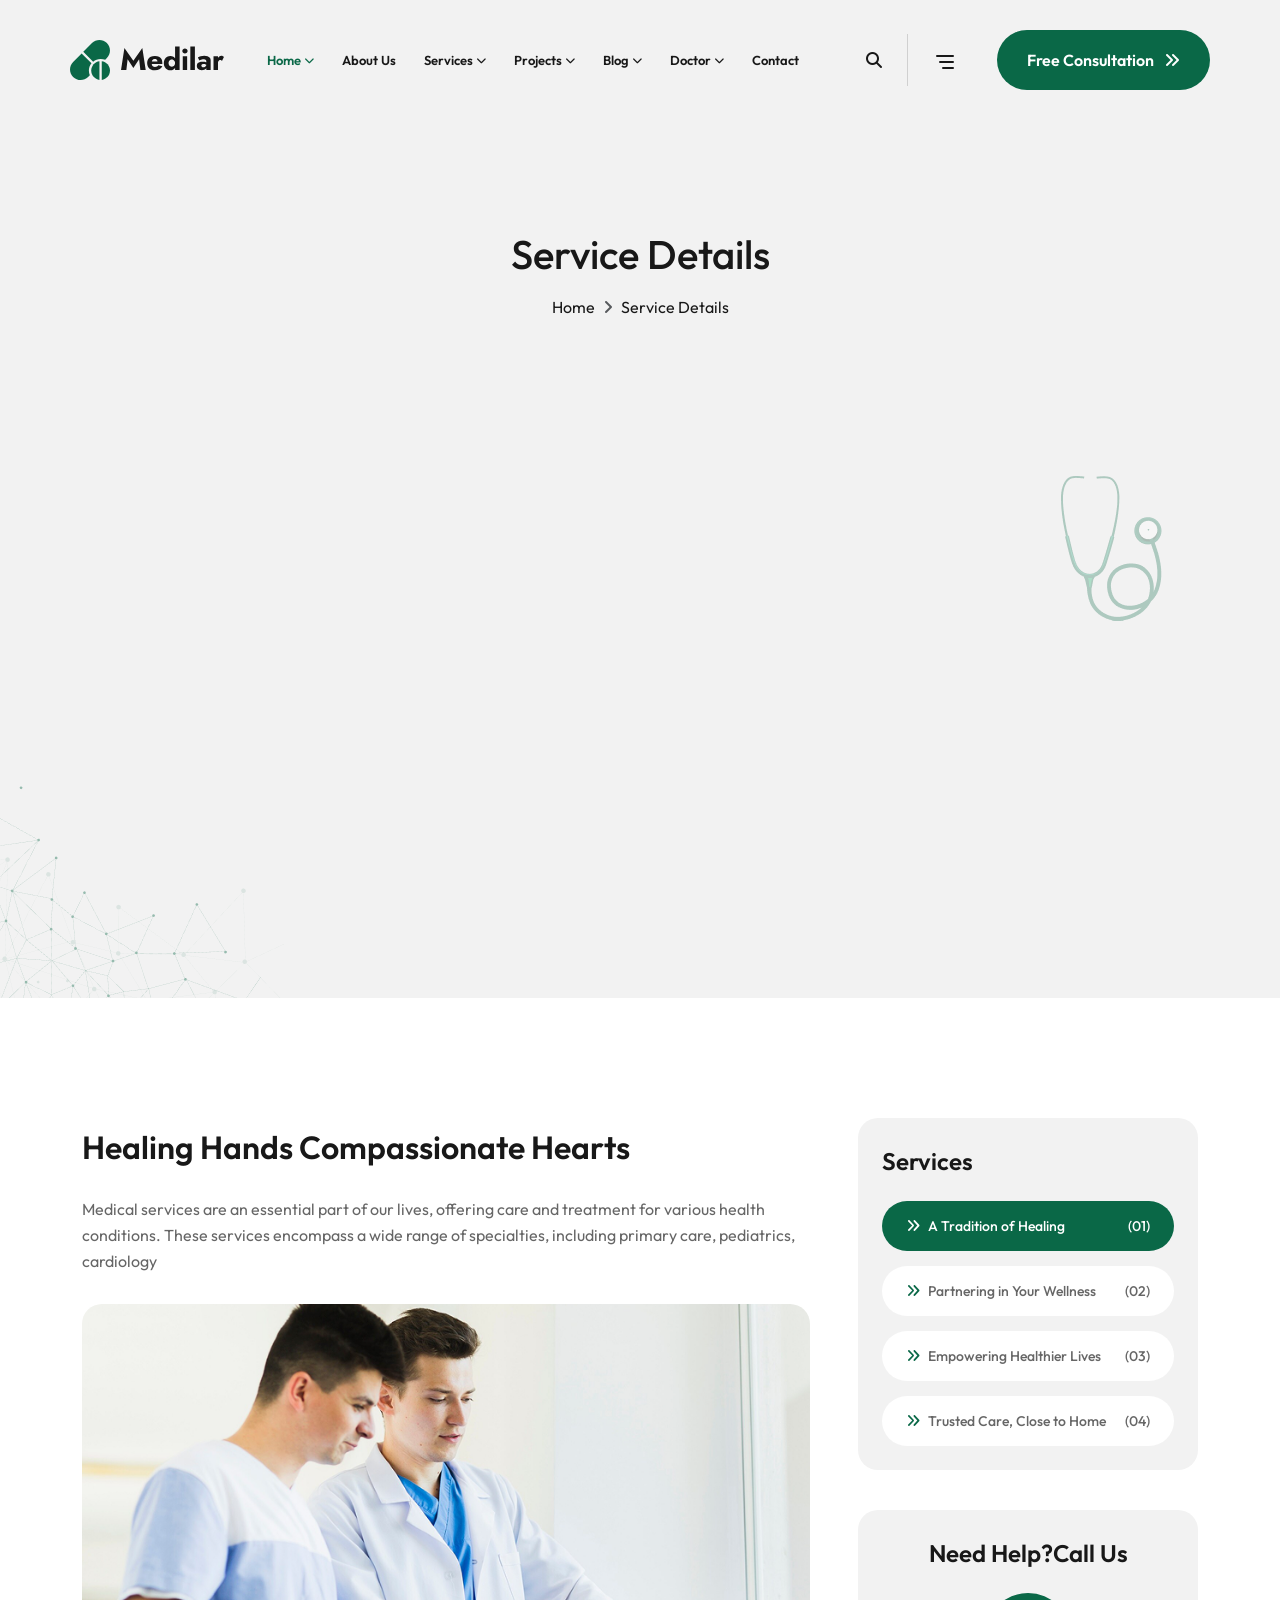
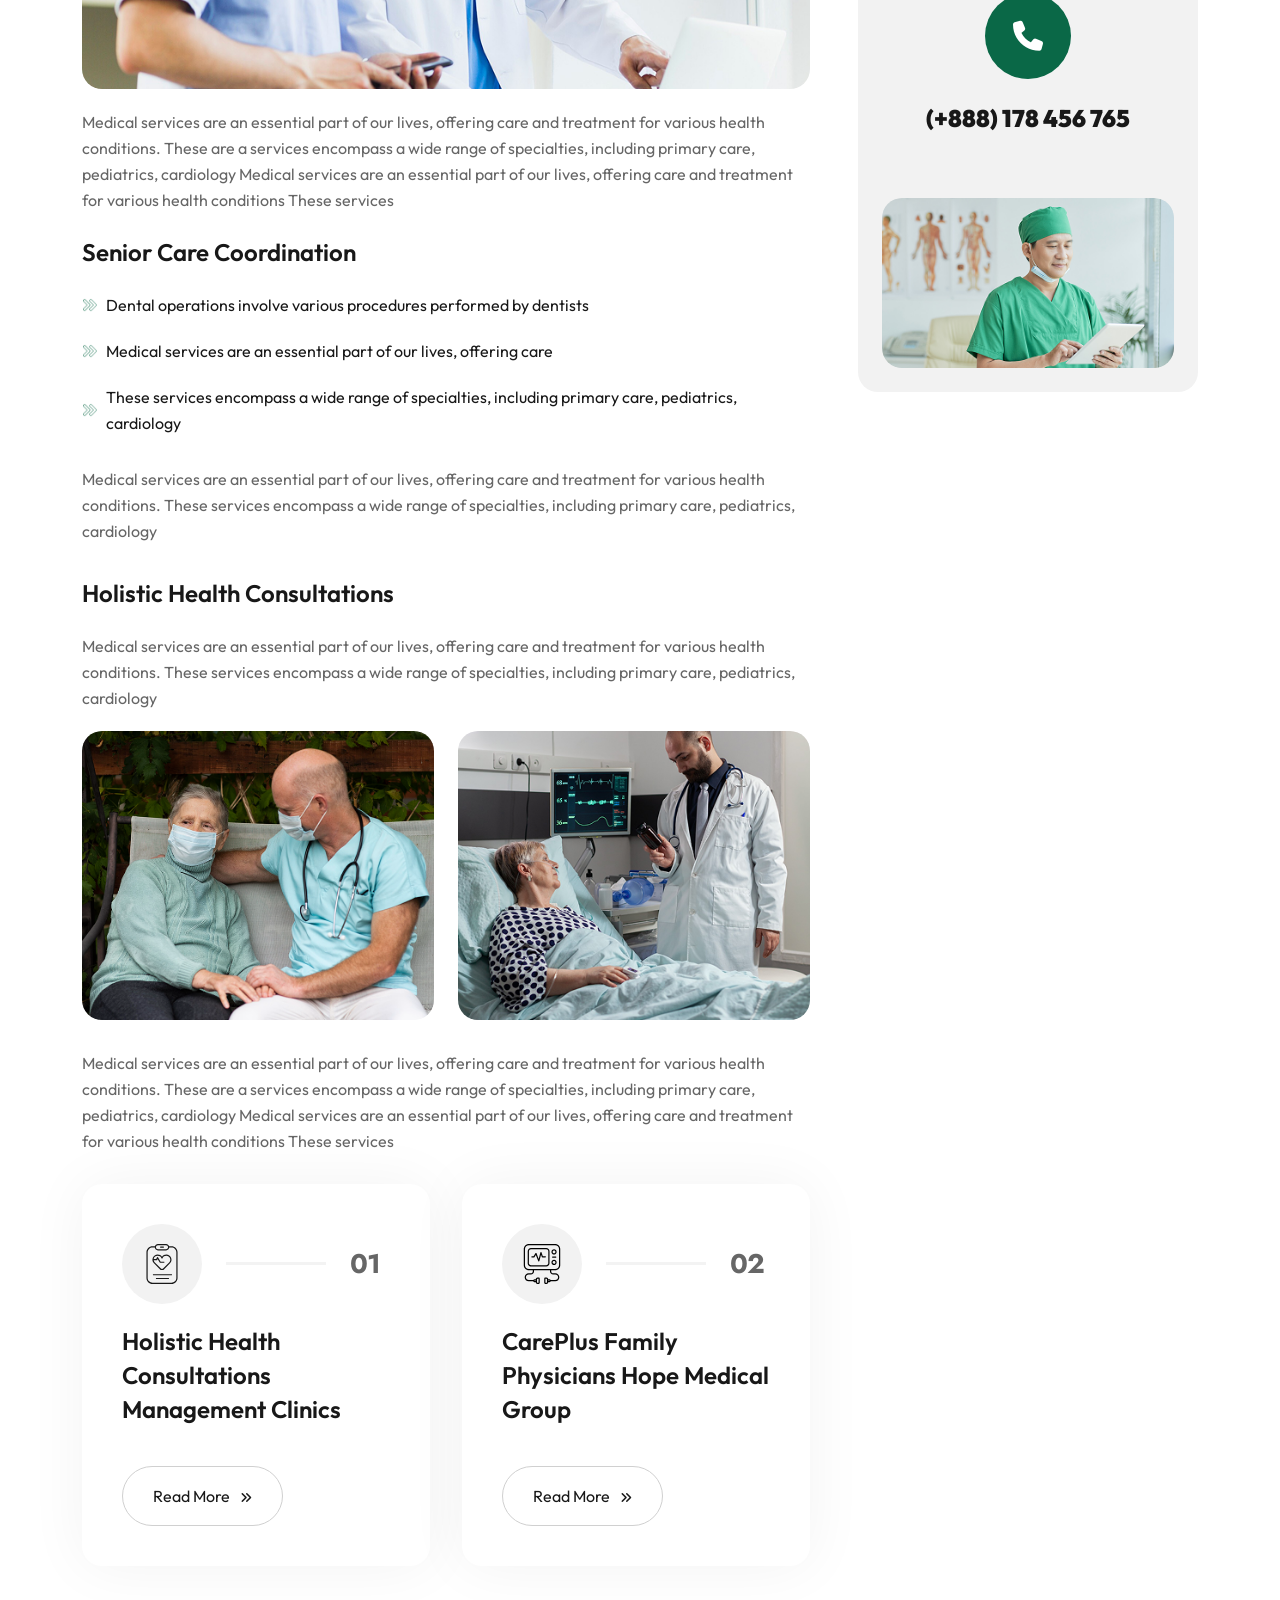
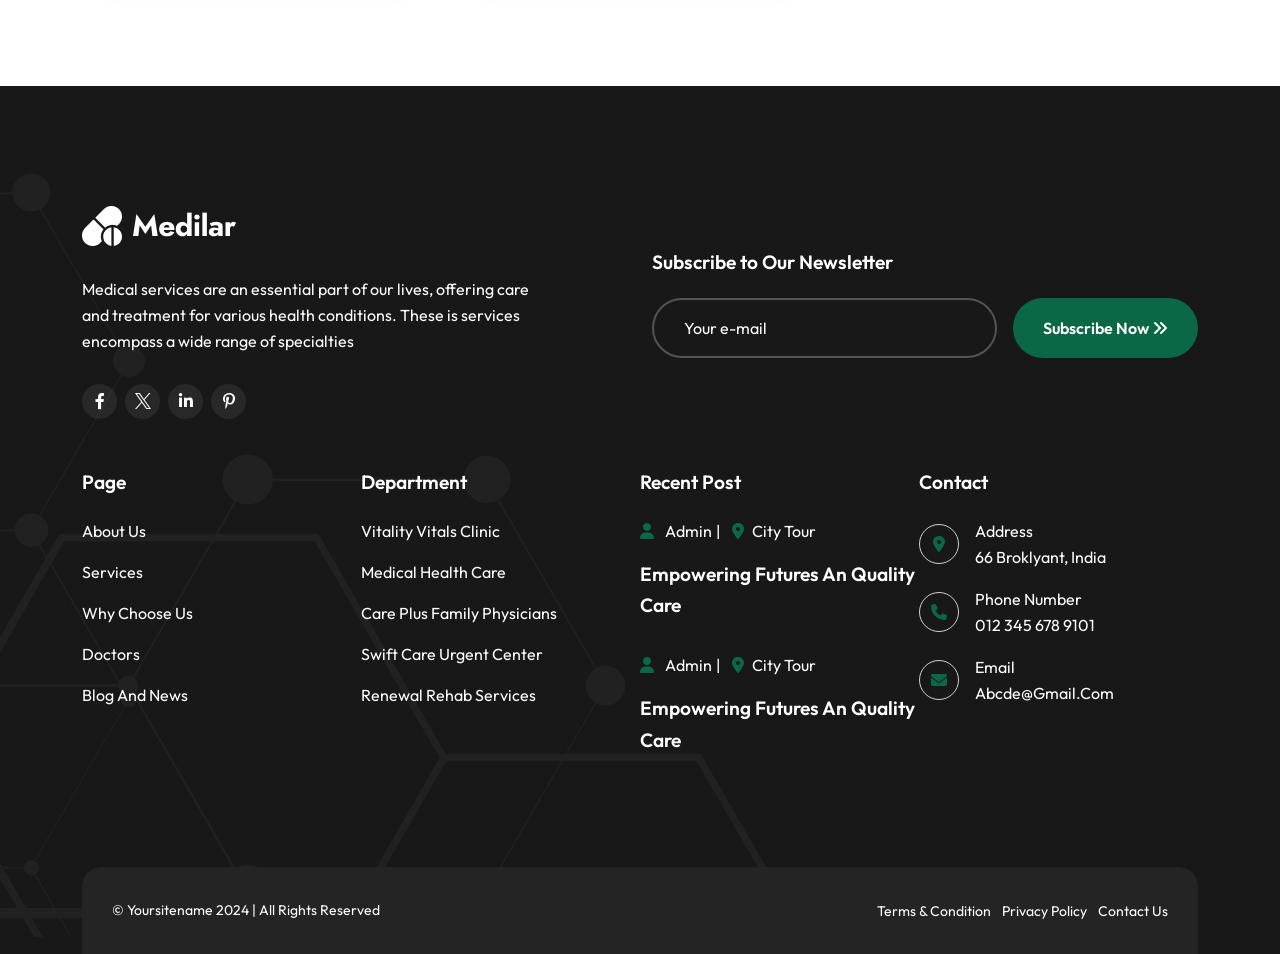
<file: service-details.html>
<!DOCTYPE html>
<html lang="en">

<head>
  <!-- Required meta tags -->
  <meta charset="UTF-8">
  <meta http-equiv="X-UA-Compatible" content="IE=edge">
  <!-- title -->
  <title>Medilar - Medical & Health HTML Template</title>
  <meta name="description" content="Bricklix - Modern Construction & Building HTML Template">
  <meta name="viewport"
    content="width=device-width, initial-scale=1.0, maximum-scale=5.0, minimum-scale=1.0, user-scalable=yes">
  <!-- Favicon -->
  <link rel="shortcut icon" type="image/x-icon" href="assets/img/fevicon.svg">
  <!-- Place favicon.ico in the root directory -->

  <!-- CSS start here -->
  <link rel="stylesheet" href="assets/css/bootstrap.min.css">
  <link rel="stylesheet" href="assets/fontawsome/css/fontawesome.css">
  <link rel="stylesheet" href="assets/css/slick.css">
  <link rel="stylesheet" href="assets/css/magnific-popup.css">
  <link rel="stylesheet" href="assets/css/animate.min.css">
  <link rel="stylesheet" href="assets/css/odometer.css">
  <link rel="stylesheet" href="assets/css/style.css">
  <!-- CSS end here -->
</head>

<body>
  <!-- Header section start -->
   <header class="cm-header-section w-100 gray-bg" id="sticky-header">
    <nav class="navbar p-0 navbar-expand-xl d-none d-xl-flex ">
      <div class="container header-one-container mb-2">

        <a href="index.html">
          <img src="assets/img/logo/logo.svg" alt="logo">
        </a>
        <button class="navbar-toggler" type="button" data-bs-toggle="collapse" data-bs-target="#navbarSupportedContent"
          aria-controls="navbarSupportedContent" aria-expanded="false" aria-label="Toggle navigation">
          <span class="navbar-toggler-icon"></span>
        </button>
        <div class="collapse navbar-collapse" id="navbarSupportedContent">
          <ul class="navbar-nav mx-auto mb-lg-0">
            <li class="nav-item">
              <a class="nav-link active" aria-current="page" href="#">
                Home <i class="fas fa-chevron-down"></i>
              </a>
              <ul class="sub-menu list-unstyled">
                <li>
                  <a href="index.html">Home One</a>
                </li>
                <li>
                  <a href="home.html">Home Two</a>
                </li>
              </ul>
            </li>
            <li class="nav-item">
              <a class="nav-link" href="about.html">
                About Us
              </a>
            </li>
            <li class="nav-item">
              <a class="nav-link" href="#">
                Services <i class="fas fa-chevron-down"></i>
              </a>
              <ul class="sub-menu list-unstyled">
                <li>
                  <a href="services.html">Service Single</a>
                </li>
                <li>
                  <a href="service-details.html">Service Details</a>
                </li>
              </ul>
            </li>
            <li class="nav-item">
              <a class="nav-link" href="#">
                Projects <i class="fas fa-chevron-down"></i>
              </a>
              <ul class="sub-menu list-unstyled">
                <li>
                  <a href="projects.html">Project Single</a>
                </li>
                <li>
                  <a href="project-details.html">Project Details</a>
                </li>
              </ul>
            </li>
            <li class="nav-item">
              <a class="nav-link" href="#">
                Blog <i class="fas fa-chevron-down"></i>
              </a>
              <ul class="sub-menu list-unstyled">
                <li>
                  <a href="blog.html">Blog Single</a>
                </li>
                <li>
                  <a href="blog-details.html">Blog Details</a>
                </li>
              </ul>
            </li>
            <li class="nav-item">
              <a class="nav-link" href="#">
                Doctor <i class="fas fa-chevron-down"></i>
              </a>
              <ul class="sub-menu list-unstyled">
                <li>
                  <a href="doctors.html">Doctor Single</a>
                </li>
                <li>
                  <a href="doctor-details.html">Doctor Details</a>
                </li>
              </ul>
            </li>
            <li class="nav-item">
              <a class="nav-link" href="contact.html">
                Contact
              </a>
            </li>
          </ul>

          <div class="search-btn">
            <i class="fa fa-search" aria-hidden="true"></i>
          </div>
          <div class="mobile-menu-icon mr-40">
            <svg xmlns="http://www.w3.org/2000/svg" width="24" height="24" viewBox="0 0 24 24" fill="none"
              stroke="currentColor" stroke-width="2" stroke-linecap="round" stroke-linejoin="round"
              class="icon icon-tabler icons-tabler-outline icon-tabler-menu-deep">
              <path stroke="none" d="M0 0h24v24H0z" fill="none" />
              <path d="M4 6h16" />
              <path d="M7 12h13" />
              <path d="M10 18h10" />
            </svg>
          </div>
          <a href="#" class="theme-btn btn-primary active">Free Consultation <i class="fa fa-angle-double-right btn-icon"
              aria-hidden="true"></i></a>
        </div>

      </div>
    </nav>
    <!-- mobile navbar part start -->
    <div class="mobile-menu-area d-block d-xl-none">
      <div class="container-md">
        <div class="mobile-topbar">
          <div class="d-flex justify-content-between align-items-center">
            <div class="logo">
              <a href="index.html"> <img src="assets/img/logo/logo.svg" alt="logo"></a>
            </div>
            <div class="bars">
              <i class="fas fa-bars"></i>
            </div>
          </div>
        </div>
      </div>
      <div class="mobile-menu-overlay"></div>
      <div class="mobile-menu-main">
        <div class="logo">
          <a href="index.html"><img src="assets/img/logo/logo.svg" alt="logo"></a>
        </div>
        <div class="close-mobile-menu"><i class="fas fa-times"></i></div>
        <div class="menu-body">
          <div class="menu-list">
            <ul class="list-unstyled">
              <li class="sub-mobile-menu">
                <a href="#">Home <i class="fas fa-chevron-down float-end"></i></a>
                <ul class="list-unstyled">
                  <li><a href="index.html">Home One</a></li>
                  <li><a href="home.html">Home Two</a></li>
                </ul>
              </li>
              <li class="sub-mobile-menu">
                <a href="about.html">About Us</a>
              </li>
              <li class="sub-mobile-menu">
                <a href="#">Services <i class="fas fa-chevron-down float-end"></i></a>
                <ul class="list-unstyled">
                  <li>
                    <a href="services.html">Service Single</a>
                  </li>
                  <li>
                    <a href="service-details.html">Service Details</a>
                  </li>
                </ul>
              </li>
              <li class="sub-mobile-menu">
                <a href="#">Projects <i class="fas fa-chevron-down float-end"></i></a>
                <ul class="list-unstyled">
                  <li>
                    <a href="projects.html">Project Single</a>
                  </li>
                  <li>
                    <a href="project-details.html">Project Details</a>
                  </li>
                </ul>
              </li>
              <li class="sub-mobile-menu">
                <a href="#">Blog <i class="fas fa-chevron-down float-end"></i></a>
                <ul class="list-unstyled">
                  <li>
                    <a href="blog.html">Blog Single</a>
                  </li>
                  <li>
                    <a href="blog-details.html">Blog Details</a>
                  </li>
                </ul>
              </li>
              <li class="sub-mobile-menu">
                <a href="contact.html">Contact</a>
              </li>
            </ul>
          </div>
        </div>

      </div>
    </div>
    <!-- mobile navbar part end -->
  </header>
  <!-- Header section end -->

  <!-- Main area start -->
  <main>
    <!-- breadcrumb section start -->
    <section class="cm-banner-section cm-breadcrumb gray-bg position-relative overflow-hidden custom-wrapper-hover">
      <div class="breadcrumb-content">
        <h2 class="breadcrumb-title text-center">Service Details</h2>
        <nav aria-label="breadcrumb">
          <ol class="breadcrumb justify-content-center mb-0">
            <li class="breadcrumb-item"><a href="/">Home</a></li>
            <li class="breadcrumb-item active" aria-current="page">Service Details</li>
          </ol>
        </nav>
      </div>
    </section>
    <!-- breadcrumb section end -->

    <!-- service section start -->
    <section class="services-section pt-120 pb-0">
      <div class="container-md">
        <div class="row g-5">
          <div class="col-md-8">

            <div class="content mb-30">
              <h2 class="heading-style2">Healing Hands Compassionate Hearts</h2>
              <p class="mb-30">Medical services are an essential part of our lives, offering care and treatment for various health
                conditions. These services encompass a wide range of specialties, including primary care, pediatrics,
                cardiology</p>
              <img class="rounded-20 img-fluid flip-up" src="assets/img/services/details/img-1.png" alt="">
              <p class="mt-20">Medical services are an essential part of our lives, offering care and treatment for various health
                conditions. These are a services encompass a wide range of specialties, including primary care,
                pediatrics, cardiology Medical services are an essential part of our lives, offering care and treatment
                for various health conditions These services </p>
              <h2 class="heading-style4 mt-20">Senior Care Coordination</h2>
              <ul class="custom-list mb-30">
                <li>Dental operations involve various procedures performed by dentists</li>
                <li>Medical services are an essential part of our lives, offering care</li>
                <li>These services encompass a wide range of specialties, including primary care, pediatrics, cardiology
                </li>
              </ul>
              <p class="mb-30">Medical services are an essential part of our lives, offering care and treatment for various health
                conditions. These services encompass a wide range of specialties, including primary care, pediatrics,
                cardiology</p>
              <h2 class="heading-style4">Holistic Health Consultations</h2>
              <p class="mb-20">Medical services are an essential part of our lives, offering care and treatment for various health
                conditions. These services encompass a wide range of specialties, including primary care, pediatrics,
                cardiology</p>
              <div class="row text-center row-cols-md-2 row-cols-1 mb-30 justify-content-md-between justify-content-center align-items-center">
                <div class="col">
                  <img class="img-fluid rounded-20 flip-up" src="assets/img/services/details/2.png" alt="">
                </div>
                <div class="col">
                  <img class="img-fluid rounded-20 flip-up" src="assets/img/services/details/3.png" alt="">
                </div>
              </div>
              <p>Medical services are an essential part of our lives, offering care and treatment for various health
                conditions. These are a services encompass a wide range of specialties, including primary care,
                pediatrics, cardiology Medical services are an essential part of our lives, offering care and treatment
                for various health conditions These services </p>
            </div>
            <div class="services-grid">
              <!-- Service Card 01 -->
              <div class="service-card">
                <div class="card-header-top d-flex justify-content-between align-items-center">
                  <span class="card-icon">
                    <svg aria-label="Consultations icon" xmlns="http://www.w3.org/2000/svg" width="40" height="40"
                      viewBox="0 0 40 40" fill="none">
                      <path
                        d="M35.55 8.36667C35.55 5.04167 32.8433 2.33417 29.5167 2.33417H27.1333C26.7558 0.9925 25.5333 0 24.0733 0H15.9333C14.4725 0 13.2517 0.9925 12.8742 2.33417H10.4833C7.15668 2.33417 4.45001 5.04083 4.45001 8.3675V33.9675C4.45001 37.2917 7.15668 40 10.4833 40H29.5167C32.8433 40 35.55 37.2933 35.55 33.9667V8.36667ZM15.9333 1.21333H24.0733C24.5983 1.21399 25.1015 1.42281 25.4727 1.79399C25.8439 2.16517 26.0527 2.66841 26.0533 3.19333C26.0522 3.71862 25.8428 4.22202 25.471 4.59307C25.0991 4.96412 24.5953 5.1725 24.07 5.1725H15.9333C14.9008 5.1725 13.9558 4.315 13.9558 3.18833V3.17167C13.9618 2.6508 14.1726 2.15323 14.5427 1.7867C14.9128 1.42017 15.4124 1.21418 15.9333 1.21333ZM34.3367 33.9667C34.3354 35.2448 33.827 36.4703 32.9232 37.374C32.0194 38.2778 30.794 38.7862 29.5158 38.7875H10.4833C9.20519 38.7862 7.97976 38.2778 7.07596 37.374C6.17217 36.4703 5.66384 35.2448 5.66251 33.9667V8.36667C5.66406 7.08865 6.17249 5.86344 7.07626 4.95982C7.98003 4.05621 9.20533 3.54799 10.4833 3.54667H12.7625C12.9375 5.10667 14.2967 6.38333 15.9292 6.38333H24.0733C24.0883 6.38333 24.1017 6.37917 24.1167 6.37917C25.7783 6.355 27.0775 5.0475 27.2467 3.54583H29.5167C30.795 3.54716 32.0205 4.0556 32.9244 4.95958C33.8282 5.86355 34.3364 7.0892 34.3375 8.3675L34.3367 33.9667Z"
                        fill="#181818" />
                      <path
                        d="M18.6475 3.79832H21.3592C21.52 3.79832 21.6742 3.73444 21.7879 3.62075C21.9016 3.50705 21.9654 3.35285 21.9654 3.19207C21.9654 3.03128 21.9016 2.87708 21.7879 2.76338C21.6742 2.64969 21.52 2.58582 21.3592 2.58582H18.6475C18.4867 2.58582 18.3325 2.64969 18.2188 2.76338C18.1051 2.87708 18.0413 3.03128 18.0413 3.19207C18.0413 3.35285 18.1051 3.50705 18.2188 3.62075C18.3325 3.73444 18.4867 3.79832 18.6475 3.79832ZM17.8442 25.2133C18.1272 25.4968 18.4634 25.7218 18.8335 25.8752C19.2035 26.0287 19.6002 26.1077 20.0009 26.1077C20.4015 26.1077 20.7982 26.0287 21.1682 25.8752C21.5383 25.7218 21.8745 25.4968 22.1575 25.2133L28.01 19.3616C31.305 16.0658 28.9392 10.4275 24.315 10.4241H24.3109C23.4628 10.422 22.627 10.627 21.8762 11.0213C21.1254 11.4156 20.4822 11.9873 20.0025 12.6866C19.5236 11.9871 18.8809 11.4153 18.1305 11.0209C17.38 10.6266 16.5445 10.4217 15.6967 10.4241H15.6917C11.0742 10.4275 8.68253 16.0516 11.985 19.3541L17.8442 25.2133ZM15.6917 11.6366H15.6959C16.5047 11.635 17.295 11.8787 17.9626 12.3354C18.6301 12.7921 19.1435 13.4405 19.435 14.195C19.6342 14.7075 20.365 14.71 20.565 14.195C20.8576 13.44 21.372 12.7915 22.0406 12.3348C22.7091 11.8781 23.5004 11.6347 24.31 11.6366H24.3134C27.8667 11.6391 29.6842 15.9716 27.1517 18.505L21.3 24.3558C20.6059 25.0508 19.395 25.0508 18.7 24.3558L12.8417 18.4975C12.2448 17.8979 11.855 17.1233 11.7292 16.2866H14.6075C14.8492 16.2866 15.0684 16.1425 15.1642 15.92L15.5642 14.9925L17.7442 18.58C17.8542 18.7608 18.05 18.8716 18.2617 18.8716H21.8059C21.9666 18.8716 22.1208 18.8078 22.2345 18.6941C22.3482 18.5804 22.4121 18.4262 22.4121 18.2654C22.4121 18.1046 22.3482 17.9504 22.2345 17.8367C22.1208 17.723 21.9666 17.6591 21.8059 17.6591H18.6025L15.9909 13.3591C15.9332 13.2639 15.8504 13.1864 15.7515 13.1351C15.6526 13.0839 15.5416 13.0608 15.4305 13.0686C15.3194 13.0763 15.2126 13.1146 15.1218 13.1791C15.031 13.2435 14.9598 13.3318 14.9159 13.4341L14.2092 15.0741H11.7259C11.8601 14.1188 12.3358 13.2443 13.0648 12.6124C13.7938 11.9805 14.7269 11.6339 15.6917 11.6366ZM29.4125 30.1475H11.4917C11.3309 30.1475 11.1767 30.2114 11.063 30.325C10.9493 30.4387 10.8854 30.5929 10.8854 30.7537C10.8854 30.9145 10.9493 31.0687 11.063 31.1824C11.1767 31.2961 11.3309 31.36 11.4917 31.36H29.4125C29.5733 31.36 29.7275 31.2961 29.8412 31.1824C29.9549 31.0687 30.0188 30.9145 30.0188 30.7537C30.0188 30.5929 29.9549 30.4387 29.8412 30.325C29.7275 30.2114 29.5733 30.1475 29.4125 30.1475ZM26.4059 33.9108H14.4975C14.3367 33.9108 14.1825 33.9747 14.0688 34.0884C13.9551 34.2021 13.8913 34.3563 13.8913 34.5171C13.8913 34.6779 13.9551 34.8321 14.0688 34.9457C14.1825 35.0594 14.3367 35.1233 14.4975 35.1233H26.4059C26.5667 35.1233 26.7209 35.0594 26.8345 34.9457C26.9482 34.8321 27.0121 34.6779 27.0121 34.5171C27.0121 34.3563 26.9482 34.2021 26.8345 34.0884C26.7209 33.9747 26.5667 33.9108 26.4059 33.9108Z"
                        fill="#181818" />
                    </svg>
                  </span>
                  <hr class="card-divider">
                  <span class="card-number">01</span>
                </div>
                <h3 class="card-title">Holistic Health Consultations Management Clinics</h3>
                <a href="#" class="read-more-btn">Read More <span><i class="fas fa-angles-right"></i></span></a>
              </div>

              <!-- Service Card 02 -->
              <div class="service-card">
                <div class="card-header-top d-flex justify-content-between align-items-center">
                  <span class="card-icon">
                    <svg aria-label="care plus service icon" xmlns="http://www.w3.org/2000/svg" width="40" height="40"
                      viewBox="0 0 40 40" fill="#000">
                      <path
                        d="M33.1113 0H6.88965C5.53104 0.00110278 4.22837 0.541182 3.26753 1.50171C2.3067 2.46223 1.76619 3.76473 1.76465 5.12333V21.2067C1.76597 22.5654 2.30638 23.8681 3.26724 24.8288C4.2281 25.7895 5.5309 26.3297 6.88965 26.3308H10.7838V27.3933C10.7832 27.8937 10.5841 28.3734 10.2302 28.7273C9.87642 29.0811 9.39671 29.2802 8.89632 29.2808H6.69048C4.47215 29.2808 2.66715 31.0817 2.66715 33.295C2.66891 34.3614 3.09339 35.3837 3.84755 36.1377C4.60172 36.8917 5.62405 37.316 6.69048 37.3175H11.2671C11.377 37.6008 11.5698 37.8444 11.8203 38.0165C12.0708 38.1885 12.3674 38.2809 12.6713 38.2817H13.8238V38.325C13.8238 39.2483 14.5746 40 15.4988 40H16.6438C17.2688 40 17.7771 39.4917 17.7771 38.8667V34.6767C17.7771 34.0517 17.2688 33.5425 16.6438 33.5425H15.4988C14.5746 33.5425 13.8238 34.2942 13.8238 35.2183V35.2608H12.6713C12.0796 35.2608 11.5696 35.6075 11.323 36.1058H6.68965C5.94485 36.1039 5.23114 35.807 4.70457 35.2803C4.178 34.7536 3.88141 34.0398 3.87965 33.295C3.88185 32.551 4.179 31.8383 4.70591 31.3131C5.23283 30.7879 5.94652 30.4931 6.69048 30.4933H8.89632C9.71822 30.4924 10.5062 30.1656 11.0874 29.5844C11.6685 29.0032 11.9954 28.2152 11.9963 27.3933V26.3308H28.0046V27.3933C28.0055 28.2152 28.3324 29.0032 28.9136 29.5844C29.4948 30.1656 30.2827 30.4924 31.1046 30.4933H33.3105C34.0544 30.4931 34.7681 30.7879 35.295 31.3131C35.822 31.8383 36.1191 32.551 36.1213 33.295C36.1196 34.0399 35.8228 34.7539 35.2961 35.2806C34.7693 35.8074 34.0554 36.1041 33.3105 36.1058H28.678C28.5544 35.8532 28.3627 35.6403 28.1244 35.4909C27.8861 35.3416 27.6108 35.2619 27.3296 35.2608H26.1771V35.2192C26.1769 34.7748 26.0004 34.3488 25.6864 34.0344C25.3724 33.7201 24.9465 33.5432 24.5021 33.5425H23.3571C22.7321 33.5425 22.2238 34.0508 22.2238 34.6758V38.8675C22.2238 39.4925 22.7321 40 23.3571 40H24.5021C25.4263 40 26.1771 39.2483 26.1771 38.325V38.2808H27.3296C27.9688 38.2808 28.5138 37.8808 28.7338 37.3175H33.3105C34.3769 37.316 35.3992 36.8917 36.1534 36.1377C36.9076 35.3837 37.3321 34.3614 37.3338 33.295C37.3338 31.0817 35.5288 29.2808 33.3105 29.2808H31.1046C30.6043 29.2802 30.1245 29.0811 29.7707 28.7273C29.4169 28.3734 29.2178 27.8937 29.2171 27.3933V26.3308H33.1113C34.4699 26.3297 35.7726 25.7897 36.7334 24.8291C37.6943 23.8686 38.2348 22.5661 38.2363 21.2075V5.12333C38.2348 3.76458 37.6942 2.46196 36.7331 1.50141C35.7721 0.540864 34.4692 0.000882145 33.1105 0L33.1113 0ZM15.0363 35.2183C15.0363 34.9625 15.243 34.7542 15.4988 34.7542H16.5655V38.7875H15.4988C15.3761 38.7875 15.2584 38.7388 15.1715 38.6521C15.0846 38.5654 15.0357 38.4477 15.0355 38.325L15.0363 35.2183ZM12.6713 36.4733H13.8196V37.0692H12.6713C12.595 37.0651 12.5232 37.032 12.4706 36.9766C12.418 36.9211 12.3887 36.8476 12.3887 36.7712C12.3887 36.6949 12.418 36.6214 12.4706 36.5659C12.5232 36.5105 12.595 36.4774 12.6713 36.4733ZM24.9655 38.325C24.9653 38.4477 24.9163 38.5654 24.8295 38.6521C24.7426 38.7388 24.6249 38.7875 24.5021 38.7875H23.4355V34.7542H24.5021C24.758 34.7542 24.9655 34.9625 24.9655 35.2183V38.325ZM27.3296 37.0692H26.1813V36.4733H27.3296C27.4059 36.4774 27.4778 36.5105 27.5303 36.5659C27.5829 36.6214 27.6122 36.6949 27.6122 36.7712C27.6122 36.8476 27.5829 36.9211 27.5303 36.9766C27.4778 37.032 27.4059 37.0651 27.3296 37.0692ZM37.0238 21.2075C37.0225 22.2446 36.6098 23.2388 35.8763 23.972C35.1428 24.7052 34.1484 25.1175 33.1113 25.1183H6.88965C5.85255 25.1175 4.85815 24.7052 4.12466 23.972C3.39116 23.2388 2.97847 22.2446 2.97715 21.2075V5.12333C2.97847 4.08623 3.39116 3.09201 4.12466 2.35883C4.85815 1.62565 5.85255 1.21338 6.88965 1.2125H33.1113C34.1484 1.21338 35.1428 1.62565 35.8763 2.35883C36.6098 3.09201 37.0225 4.08623 37.0238 5.12333V21.2075Z"
                        fill="#000" />
                      <path
                        d="M24.2996 3.99168L8.96381 3.94751H8.95548C8.09876 3.94838 7.27723 4.28836 6.67042 4.89313C6.06362 5.49791 5.72089 6.3183 5.71715 7.17501L5.68465 19.1367C5.68333 19.5626 5.76611 19.9846 5.92824 20.3784C6.09037 20.7723 6.32866 21.1303 6.62945 21.4318C6.93023 21.7334 7.28759 21.9726 7.68102 22.1357C8.07446 22.2989 8.49623 22.3827 8.92215 22.3825H24.2588C25.1155 22.3814 25.937 22.0412 26.5436 21.4363C27.1503 20.8314 27.4928 20.0109 27.4963 19.1542L27.528 7.23751C27.5291 6.37935 27.1899 5.55576 26.5847 4.94732C25.9795 4.33887 25.1578 3.99521 24.2996 3.99168ZM26.2838 19.1517C26.2814 19.6875 26.0671 20.2005 25.6877 20.5788C25.3083 20.9571 24.7946 21.17 24.2588 21.1708H8.92215C8.65574 21.1711 8.39191 21.1187 8.1458 21.0167C7.89969 20.9147 7.67614 20.7651 7.48799 20.5765C7.29985 20.3878 7.1508 20.1639 7.0494 19.9176C6.94801 19.6712 6.89627 19.4073 6.89715 19.1408L6.92965 7.17918C6.93163 6.64318 7.14577 6.12978 7.52525 5.75124C7.90472 5.37271 8.41865 5.15983 8.95465 5.15918H8.96048L24.2963 5.20418C24.8331 5.2066 25.347 5.42171 25.7255 5.80238C26.104 6.18304 26.3161 6.69821 26.3155 7.23501L26.2838 19.1517ZM32.0396 5.34418C31.3509 5.3466 30.6912 5.62215 30.2053 6.11036C29.7195 6.59857 29.4471 7.25957 29.448 7.94834C29.448 9.37751 30.6105 10.54 32.0396 10.54C33.4688 10.54 34.6321 9.37751 34.6321 7.94834C34.633 7.25957 34.3607 6.59857 33.8748 6.11036C33.3889 5.62215 32.7293 5.3466 32.0405 5.34418H32.0396ZM32.0396 9.32834C31.6738 9.32768 31.3232 9.18208 31.0646 8.92342C30.8059 8.66476 30.6603 8.31414 30.6596 7.94834C30.6596 7.18001 31.2796 6.55668 32.0396 6.55668C32.7996 6.55668 33.4205 7.18001 33.4205 7.94834C33.4205 8.70918 32.8005 9.32834 32.0396 9.32834ZM32.0396 15.79C31.3509 15.7924 30.6912 16.068 30.2053 16.5562C29.7195 17.0444 29.4471 17.7054 29.448 18.3942C29.448 19.8233 30.6105 20.9858 32.0396 20.9858C33.4688 20.9858 34.6321 19.8233 34.6321 18.3942C34.633 17.7054 34.3607 17.0444 33.8748 16.5562C33.3889 16.068 32.7293 15.7924 32.0405 15.79H32.0396ZM32.0396 19.7742C31.6738 19.7735 31.3232 19.6279 31.0646 19.3693C30.8059 19.1106 30.6603 18.76 30.6596 18.3942C30.6596 17.6267 31.2796 17.0025 32.0396 17.0025C32.7996 17.0025 33.4205 17.6267 33.4205 18.3942C33.4205 19.155 32.8005 19.7742 32.0396 19.7742ZM30.6671 13.7717H33.743C33.9038 13.7717 34.058 13.7078 34.1717 13.5941C34.2854 13.4804 34.3492 13.3262 34.3492 13.1654C34.3492 13.0046 34.2854 12.8504 34.1717 12.7367C34.058 12.623 33.9038 12.5592 33.743 12.5592H30.668C30.5072 12.5592 30.353 12.623 30.2393 12.7367C30.1256 12.8504 30.0617 13.0046 30.0617 13.1654C30.0617 13.3262 30.1256 13.4804 30.2393 13.5941C30.353 13.7078 30.5064 13.7717 30.6671 13.7717Z"
                        fill="#000" />
                      <path
                        d="M23.2597 12.1716H20.8155L19.5313 8.46913C19.4438 8.21746 19.2263 8.03413 18.9355 8.06246C18.8059 8.06727 18.6812 8.1136 18.58 8.19462C18.4787 8.27564 18.4061 8.38707 18.373 8.51246L16.6747 14.9216L14.5247 9.32996C14.4841 9.2243 14.4148 9.13209 14.3245 9.06377C14.2343 8.99544 14.1268 8.95372 14.0141 8.94332C13.9014 8.93291 13.788 8.95424 13.6868 9.0049C13.5856 9.05555 13.5005 9.13351 13.4413 9.22996L11.5763 12.275H9.95299C9.7922 12.275 9.638 12.3388 9.52431 12.4525C9.41061 12.5662 9.34674 12.7204 9.34674 12.8812C9.34674 13.042 9.41061 13.1962 9.52431 13.3099C9.638 13.4236 9.7922 13.4875 9.95299 13.4875H11.9155C12.0192 13.4873 12.1212 13.4606 12.2116 13.4098C12.3021 13.3591 12.378 13.2859 12.4322 13.1975L13.8338 10.9108L16.2155 17.105C16.2599 17.219 16.3377 17.3169 16.4386 17.386C16.5395 17.4552 16.659 17.4923 16.7813 17.4925H16.8147C16.9424 17.4854 17.0646 17.438 17.1637 17.3572C17.2628 17.2763 17.3337 17.1662 17.3663 17.0425L19.0355 10.7425L19.8105 12.9766C19.8519 13.0957 19.9293 13.1989 20.0321 13.2719C20.1348 13.345 20.2578 13.3842 20.3838 13.3841H23.2597C23.4204 13.3841 23.5746 13.3203 23.6883 13.2066C23.802 13.0929 23.8659 12.9387 23.8659 12.7779C23.8659 12.6171 23.802 12.4629 23.6883 12.3492C23.5746 12.2355 23.4204 12.1716 23.2597 12.1716Z"
                        fill="#000" />
                    </svg>
                  </span>
                  <hr class="card-divider">
                  <span class="card-number">02</span>
                </div>
                <h3 class="card-title">CarePlus Family Physicians Hope Medical Group</h3>
                <a href="#" class="read-more-btn">Read More <span><i class="fas fa-angles-right"></i></span></a>
              </div>
            </div>
          </div>
          <div class="col-md-4">
            <div class="custom-details-card rounded-20 gray-bg mb-40">
              <h3 class="heading-style4 mb-30">Services</h3>
              <div class="card-list">
                <a href="#" class="active flip-up"><span><i class="me-2 fas fa-angle-double-right"></i>A Tradition of
                    Healing</span>
                  <span class="ms-0 d-block">(01)</span></a>
                <a class="flip-up" href="#"><span><i class="me-2 fas fa-angle-double-right"></i>Partnering in Your Wellness</span>
                  <span class="ms-0 d-block">(02)</span></a>
                <a class="flip-up" href="#"><span><i class="me-2 fas fa-angle-double-right"></i>Empowering Healthier Lives</span>
                  <span class="ms-0 d-block">(03)</span></a>
                <a class="flip-up" href="#"><span><i class="me-2 fas fa-angle-double-right"></i>Trusted Care, Close to Home</span>
                  <span class="ms-0 d-block">(04)</span></a>
              </div>
            </div>
            <div class="custom-details-card need-help rounded-20 gray-bg text-center">
              <h3 class="heading-style4 mb-30 ">Need Help?Call Us</h3>
              <div class="phone-number rounded-circle d-flex justify-content-center align-items-center mx-auto">
                <i class="fas fa-phone text-white"></i>
              </div>
              <h2 class="phone-text mt-20 heading-style4"><a href="tel:+1234567890"><strong>(+888) 178 456
                    765</strong></a></h2>
              <img class="rounded-20 overflow-hidden img-fluid mt-40" src="/assets/img/need-help/need-help.png" alt="">
            </div>
          </div>
        </div>
      </div>
    </section>
    <!-- service section end -->
  </main>
  <!-- Main area end -->
  <!-- Back to top button start -->
  <button class="scroll-to-top position-fixed">
    <i class="fas fa-chevron-up"></i>
  </button>
  <!-- Back to top button end -->
  <!-- Footer section start -->
  <footer class="footer-section home footer-bg pt-120 mt-120">
    <div class="container-md">
      <div class="row g-4 align-items-center">
        <div class="col-md-5">
          <div class="mb-30">
            <a href=""><img src="assets/img/logo/logo-white.png" alt=""></a>
          </div>
          <p class="text-white mb-30">Medical services are an essential part of our lives, offering care and treatment
            for various health
            conditions. These is services encompass a wide range of specialties</p>
          <div class="social-icons d-flex gap-2">
            <a href="#" class="social-icon rounded-circle justify-content-center align-items-center d-flex">
              <i class="fab fa-facebook-f"></i>
            </a>
            <a href="#" class="social-icon rounded-circle justify-content-center align-items-center d-flex">
              <svg width="16" height="16" viewBox="0 0 16 16" fill="none" xmlns="http://www.w3.org/2000/svg">
                <path
                  d="M9.52217 6.77491L15.4785 0H14.0671L8.89516 5.88256L4.76437 0H0L6.24656 8.89547L0 16H1.41155L6.87321 9.78782L11.2356 16H16L9.52217 6.77491ZM7.58887 8.97384L6.95596 8.08805L1.92015 1.03974H4.0882L8.15216 6.72795L8.78507 7.61374L14.0677 15.0075H11.8997L7.58887 8.97384Z"
                  fill="white" />
              </svg>

            </a>
            <a href="#" class="social-icon rounded-circle justify-content-center align-items-center d-flex">
              <i class="fab fa-linkedin-in"></i>
            </a>
            <a href="#" class="social-icon rounded-circle justify-content-center align-items-center d-flex">
              <i class="fab fa-pinterest-p"></i>
            </a>
          </div>
        </div>
        <div class="col-md-1"></div>
        <div class="col-md-6">
          <h2 class="footer-subtitle heading-style5 text-white mb-30">Subscribe to Our Newsletter</h2>
          <form class="footer-newsletter mb-20">
            <div class="d-flex flex-wrap flex-lg-nowrap gap-3">
              <input type="email" class="form-control" placeholder="Your e-mail">
              <button class="theme-btn btn-primary active text-nowrap" type="submit">Subscribe Now <i
                  class="fas fa-angle-double-right"></i> </button>
            </div>
          </form>

        </div>
      </div>
      <div class="row g-5 g-md-0 mt-5">
        <!-- Page Links -->
        <div class="col-lg-3 col-md-6">
          <h2 class="heading-style5 text-white mb-30">Page</h2>
          <ul class="list-unstyled footer-links">
            <li><a href="#"> About Us</a></li>
            <li><a href="#"> Services</a></li>
            <li><a href="#"> Why Choose Us</a></li>
            <li><a href="#"> Doctors</a></li>
            <li><a href="#"> Blog And News</a></li>
          </ul>
        </div>
        <!-- Department List -->
        <div class="col-lg-3 col-md-6">
          <h2 class="heading-style5 text-white mb-30">Department</h2>
          <ul class="list-unstyled footer-links">
            <li><a href="#"> Vitality Vitals Clinic</a></li>
            <li><a href="#"> Medical Health Care</a></li>
            <li><a href="#"> Care Plus Family Physicians</a></li>
            <li><a href="#"> Swift Care Urgent Center</a></li>
            <li><a href="#"> Renewal Rehab Services</a></li>
          </ul>
        </div>
        <!-- Recent Posts -->
        <div class="col-lg-3 col-md-6">
          <h2 class="heading-style5 text-white mb-30">Recent Post</h2>
          <ul class="list-unstyled footer-links">
            <li class="">
              <a href=""><i class="fas fa-user me-2"></i> Admin</a><span class="d-inline-block mx-1">|</span><a
                href=""><i class="fas fa-map-marker-alt mx-2"></i>City Tour</a><br>
              <a href="#">
                <h2 class="heading-style6 text-white mb-3">Empowering Futures An Quality Care</h2>
              </a>
            </li>
            <li class="">
              <a href=""><i class="fas fa-user me-2"></i> Admin</a><span class="d-inline-block mx-1">|</span><a
                href=""><i class="fas fa-map-marker-alt mx-2"></i>City Tour</a><br>
              <a href="#">
                <h2 class="heading-style6 text-white mb-3">Empowering Futures An Quality Care</h2>
              </a>
            </li>
          </ul>
        </div>
        <!-- Contact Info -->
        <div class="col-lg-3 col-md-6">
          <h2 class="heading-style5 text-white mb-30">Contact</h2>
          <ul class="list-unstyled footer-contact">
            <li class="d-flex align-items-center gap-3 mb-3">
              <span class="d-flex justify-content-center align-items-center rounded-circle border p-2">
                <i class="fa fa-map-marker-alt mx-auto"></i>
              </span>
              <div class="">
                <p>Address</p>
                <span>66 Broklyant, India</span>
              </div>
            </li>
            <li class="d-flex align-items-center gap-3 mb-3">
              <span class="d-flex justify-content-center align-items-center rounded-circle border p-2">
                <i class="fa fa-phone mx-auto"></i>
              </span>
              <div class="">
                <p>Phone Number</p>
                <span><a href="tel:0123456789101">012 345 678 9101</a></span>
              </div>
            </li>
            <li class="d-flex align-items-center gap-3">
              <span class="d-flex justify-content-center align-items-center rounded-circle border p-2">
                <i class="fa fa-envelope mx-auto"></i>
              </span>
              <div class="">
                <p>Email</p>
                <span><a href="mailto:Abcde@Gmail.Com">Abcde@Gmail.Com</a></span>
              </div>
            </li>
          </ul>
        </div>
      </div>

      <div
        class="footer-last d-flex flex-column flex-md-row justify-content-between align-items-center container mx-auto">
        <p class="mb-0 small">© Yoursitename 2024 | All Rights Reserved</p>
        <ul class="list-inline mb-0">
          <li class="list-inline-item"><a href="#">Terms & Condition</a></li>
          <li class="list-inline-item"><a href="#">Privacy Policy</a></li>
          <li class="list-inline-item"><a href="#">Contact Us</a></li>
        </ul>
      </div>
    </div>
  </footer>
  <!-- Footer section end -->

  <!-- JS start here -->
  <script src="assets/js/vendor/jquery-3.6.0.min.js"></script>
  <script src="assets/js/bootstrap.bundle.min.js"></script>
  <script src="assets/js/gsap.js"></script>
  <script src="assets/js/gsap-scroll-trigger.js"></script>
  <script src="assets/js/gsap-split-text.js"></script>
  <script src="assets/js/simple-parallax.js"></script>
  <script src="assets/js/jquery.appear.js"></script>
  <script src="assets/js/jquery.odometer.min.js"></script>
  <script src="assets/js/jquery.magnific-popup.min.js"></script>
  <script src="assets/js/ajax-form.js"></script>
  <script src="assets/js/slick.min.js"></script>
  <script src="assets/js/vendor/isotope.pkgd.min.js"></script>

  <script src="assets/js/script.js"></script>

  <script>
    // Initialize Isotope
    var $grid = $('.grid').isotope({
      itemSelector: '.gallery-item',
      layoutMode: 'fitRows'
    });

    // Bind filter button click
    $('#filters').on('click', 'button', function () {
      var filterValue = $(this).attr('data-filter');
      $grid.isotope({
        filter: filterValue
      });
      // Update active class
      $('#filters').find('.active').removeClass('active');
      $(this).addClass('active');
    });
  </script>
  <!-- JS end here -->
</body>

</html>
</file>
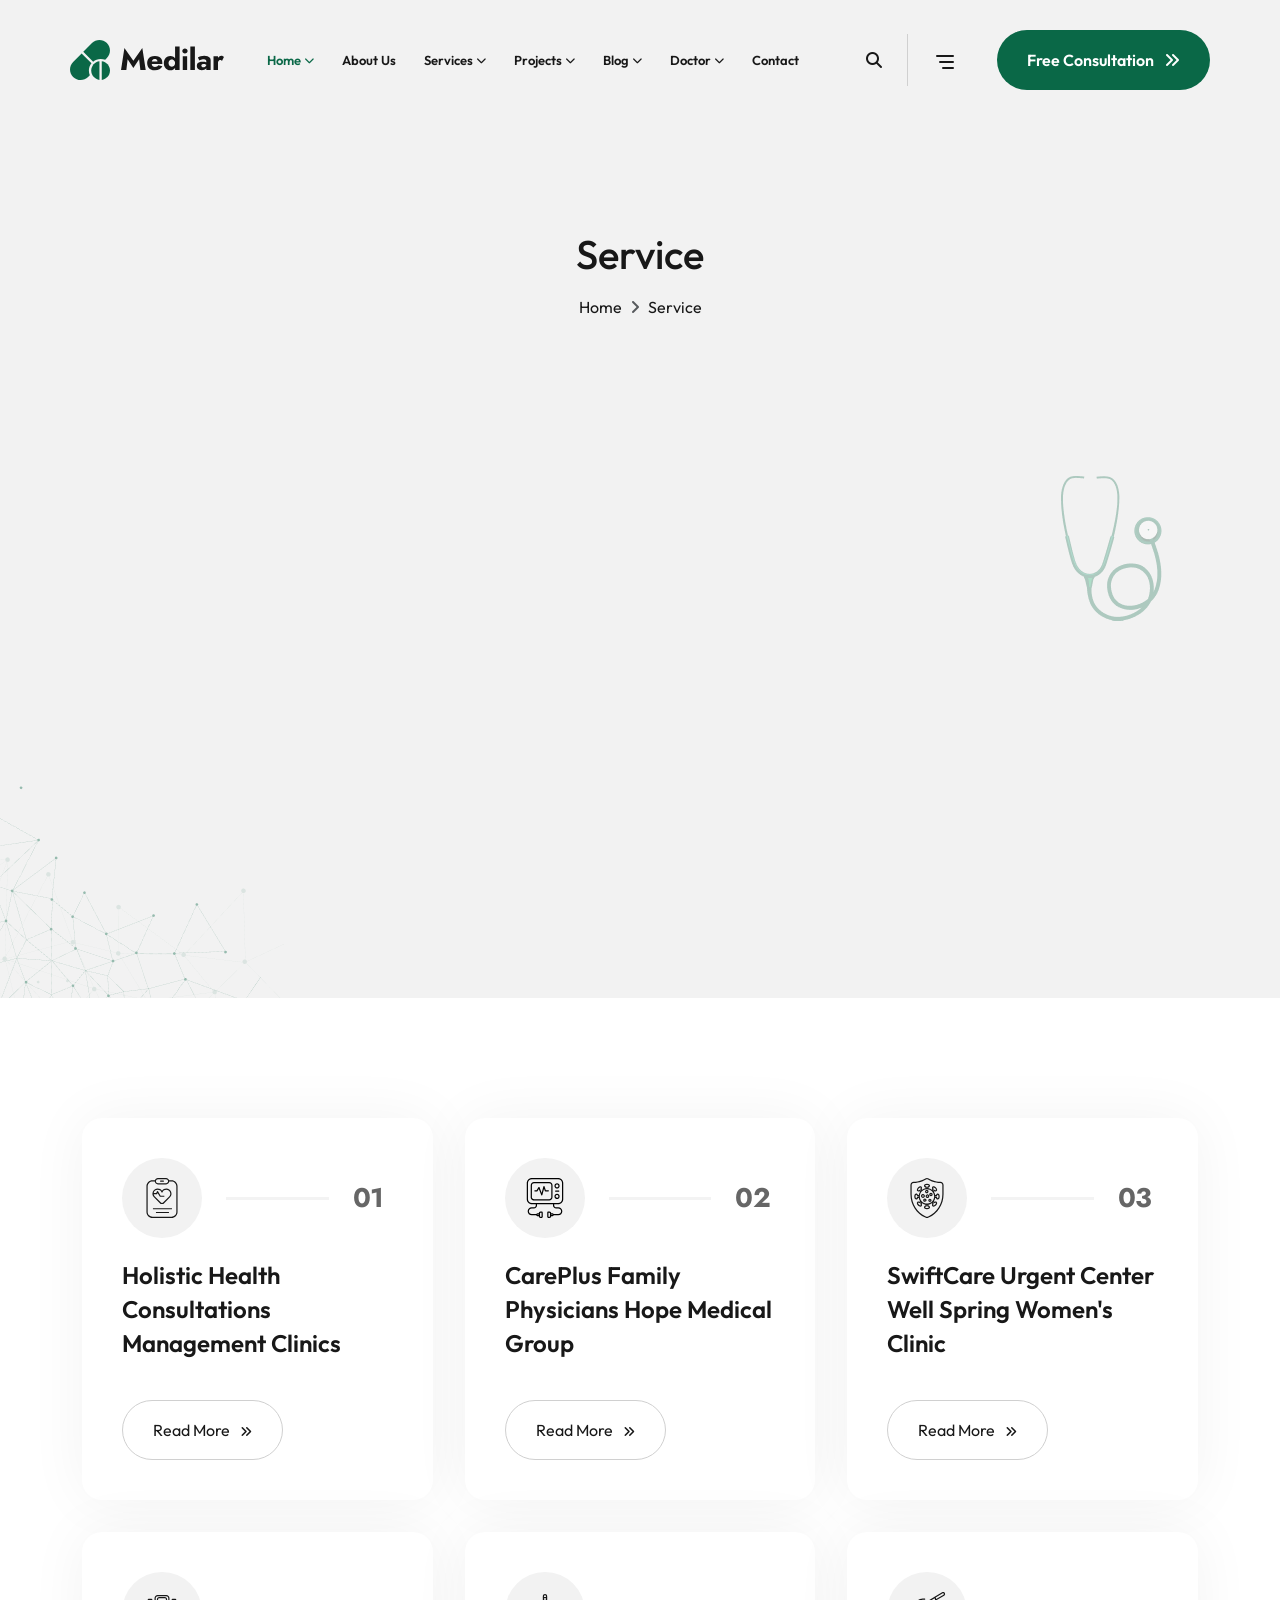
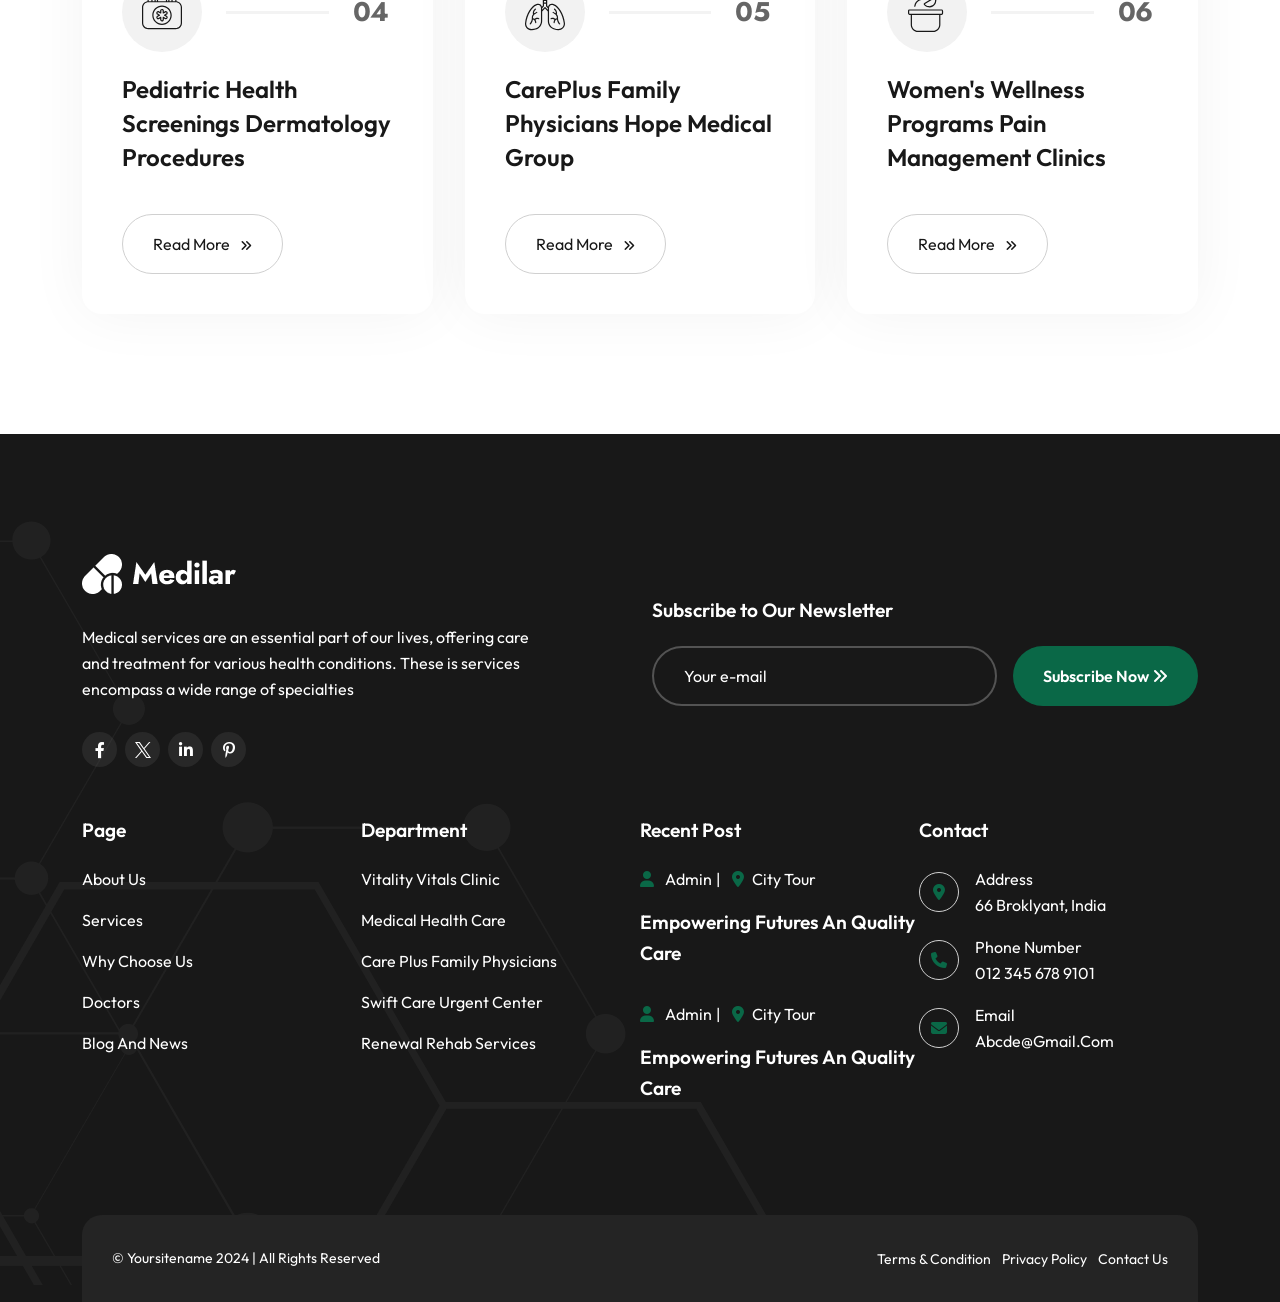
<file: services.html>
<!DOCTYPE html>
<html lang="en">

<head>
  <!-- Required meta tags -->
  <meta charset="UTF-8">
  <meta http-equiv="X-UA-Compatible" content="IE=edge">
  <!-- title -->
  <title>Medilar - Medical & Health HTML Template</title>
  <meta name="description" content="Bricklix - Modern Construction & Building HTML Template">
  <meta name="viewport"
    content="width=device-width, initial-scale=1.0, maximum-scale=5.0, minimum-scale=1.0, user-scalable=yes">
  <!-- Favicon -->
  <link rel="shortcut icon" type="image/x-icon" href="assets/img/fevicon.svg">
  <!-- Place favicon.ico in the root directory -->

  <!-- CSS start here -->
  <link rel="stylesheet" href="assets/css/bootstrap.min.css">
  <link rel="stylesheet" href="assets/fontawsome/css/fontawesome.css">
  <link rel="stylesheet" href="assets/css/slick.css">
  <link rel="stylesheet" href="assets/css/magnific-popup.css">
  <link rel="stylesheet" href="assets/css/animate.min.css">
  <link rel="stylesheet" href="assets/css/odometer.css">
  <link rel="stylesheet" href="assets/css/style.css">
  <!-- CSS end here -->
</head>

<body>
  <!-- Header section start -->
  <header class="cm-header-section w-100 gray-bg" id="sticky-header">
    <nav class="navbar p-0 navbar-expand-xl d-none d-xl-flex ">
      <div class="container header-one-container mb-2">

        <a href="index.html">
          <img src="assets/img/logo/logo.svg" alt="logo">
        </a>
        <button class="navbar-toggler" type="button" data-bs-toggle="collapse" data-bs-target="#navbarSupportedContent"
          aria-controls="navbarSupportedContent" aria-expanded="false" aria-label="Toggle navigation">
          <span class="navbar-toggler-icon"></span>
        </button>
        <div class="collapse navbar-collapse" id="navbarSupportedContent">
          <ul class="navbar-nav mx-auto mb-lg-0">
            <li class="nav-item">
              <a class="nav-link active" aria-current="page" href="#">
                Home <i class="fas fa-chevron-down"></i>
              </a>
              <ul class="sub-menu list-unstyled">
                <li>
                  <a href="index.html">Home One</a>
                </li>
                <li>
                  <a href="home.html">Home Two</a>
                </li>
              </ul>
            </li>
            <li class="nav-item">
              <a class="nav-link" href="about.html">
                About Us
              </a>
            </li>
            <li class="nav-item">
              <a class="nav-link" href="#">
                Services <i class="fas fa-chevron-down"></i>
              </a>
              <ul class="sub-menu list-unstyled">
                <li>
                  <a href="services.html">Service Single</a>
                </li>
                <li>
                  <a href="service-details.html">Service Details</a>
                </li>
              </ul>
            </li>
            <li class="nav-item">
              <a class="nav-link" href="#">
                Projects <i class="fas fa-chevron-down"></i>
              </a>
              <ul class="sub-menu list-unstyled">
                <li>
                  <a href="projects.html">Project Single</a>
                </li>
                <li>
                  <a href="project-details.html">Project Details</a>
                </li>
              </ul>
            </li>
            <li class="nav-item">
              <a class="nav-link" href="#">
                Blog <i class="fas fa-chevron-down"></i>
              </a>
              <ul class="sub-menu list-unstyled">
                <li>
                  <a href="blog.html">Blog Single</a>
                </li>
                <li>
                  <a href="blog-details.html">Blog Details</a>
                </li>
              </ul>
            </li>
            <li class="nav-item">
              <a class="nav-link" href="#">
                Doctor <i class="fas fa-chevron-down"></i>
              </a>
              <ul class="sub-menu list-unstyled">
                <li>
                  <a href="doctors.html">Doctor Single</a>
                </li>
                <li>
                  <a href="doctor-details.html">Doctor Details</a>
                </li>
              </ul>
            </li>
            <li class="nav-item">
              <a class="nav-link" href="contact.html">
                Contact
              </a>
            </li>
          </ul>

          <div class="search-btn">
            <i class="fa fa-search" aria-hidden="true"></i>
          </div>
          <div class="mobile-menu-icon mr-40">
            <svg xmlns="http://www.w3.org/2000/svg" width="24" height="24" viewBox="0 0 24 24" fill="none"
              stroke="currentColor" stroke-width="2" stroke-linecap="round" stroke-linejoin="round"
              class="icon icon-tabler icons-tabler-outline icon-tabler-menu-deep">
              <path stroke="none" d="M0 0h24v24H0z" fill="none" />
              <path d="M4 6h16" />
              <path d="M7 12h13" />
              <path d="M10 18h10" />
            </svg>
          </div>
          <a href="#" class="theme-btn btn-primary active">Free Consultation <i class="fa fa-angle-double-right btn-icon"
              aria-hidden="true"></i></a>
        </div>

      </div>
    </nav>
    <!-- mobile navbar part start -->
    <div class="mobile-menu-area d-block d-xl-none">
      <div class="container-md">
        <div class="mobile-topbar">
          <div class="d-flex justify-content-between align-items-center">
            <div class="logo">
              <a href="index.html"> <img src="assets/img/logo/logo.svg" alt="logo"></a>
            </div>
            <div class="bars">
              <i class="fas fa-bars"></i>
            </div>
          </div>
        </div>
      </div>
      <div class="mobile-menu-overlay"></div>
      <div class="mobile-menu-main">
        <div class="logo">
          <a href="index.html"><img src="assets/img/logo/logo.svg" alt="logo"></a>
        </div>
        <div class="close-mobile-menu"><i class="fas fa-times"></i></div>
        <div class="menu-body">
          <div class="menu-list">
            <ul class="list-unstyled">
              <li class="sub-mobile-menu">
                <a href="#">Home <i class="fas fa-chevron-down float-end"></i></a>
                <ul class="list-unstyled">
                  <li><a href="index.html">Home One</a></li>
                  <li><a href="home.html">Home Two</a></li>
                </ul>
              </li>
              <li class="sub-mobile-menu">
                <a href="about.html">About Us</a>
              </li>
              <li class="sub-mobile-menu">
                <a href="#">Services <i class="fas fa-chevron-down float-end"></i></a>
                <ul class="list-unstyled">
                  <li>
                    <a href="services.html">Service Single</a>
                  </li>
                  <li>
                    <a href="service-details.html">Service Details</a>
                  </li>
                </ul>
              </li>
              <li class="sub-mobile-menu">
                <a href="#">Projects <i class="fas fa-chevron-down float-end"></i></a>
                <ul class="list-unstyled">
                  <li>
                    <a href="projects.html">Project Single</a>
                  </li>
                  <li>
                    <a href="project-details.html">Project Details</a>
                  </li>
                </ul>
              </li>
              <li class="sub-mobile-menu">
                <a href="#">Blog <i class="fas fa-chevron-down float-end"></i></a>
                <ul class="list-unstyled">
                  <li>
                    <a href="blog.html">Blog Single</a>
                  </li>
                  <li>
                    <a href="blog-details.html">Blog Details</a>
                  </li>
                </ul>
              </li>
              <li class="sub-mobile-menu">
                <a href="contact.html">Contact</a>
              </li>
            </ul>
          </div>
        </div>

      </div>
    </div>
    <!-- mobile navbar part end -->
  </header>
  <!-- Header section end -->

  <!-- Main area start -->
  <main>
    <!-- breadcrumb section start -->
    <section class="cm-banner-section cm-breadcrumb gray-bg position-relative overflow-hidden custom-wrapper-hover">
      <div class="breadcrumb-content">
        <h2 class="breadcrumb-title text-center">Service</h2>
        <nav aria-label="breadcrumb">
          <ol class="breadcrumb justify-content-center mb-0">
            <li class="breadcrumb-item"><a href="/">Home</a></li>
            <li class="breadcrumb-item active" aria-current="page">Service</li>
          </ol>
        </nav>
      </div>
    </section>
    <!-- breadcrumb section end -->

    <!-- service section start -->
    <section class="services-section pt-120 pb-0">
      <div class="container-md">
        <div class="services-grid">
          <!-- Service Card 01 -->
          <div class="service-card">
            <div class="card-header-top d-flex justify-content-between align-items-center">
              <span class="card-icon">
                <svg aria-label="Consultations icon" xmlns="http://www.w3.org/2000/svg" width="40" height="40"
                  viewBox="0 0 40 40" fill="none">
                  <path
                    d="M35.55 8.36667C35.55 5.04167 32.8433 2.33417 29.5167 2.33417H27.1333C26.7558 0.9925 25.5333 0 24.0733 0H15.9333C14.4725 0 13.2517 0.9925 12.8742 2.33417H10.4833C7.15668 2.33417 4.45001 5.04083 4.45001 8.3675V33.9675C4.45001 37.2917 7.15668 40 10.4833 40H29.5167C32.8433 40 35.55 37.2933 35.55 33.9667V8.36667ZM15.9333 1.21333H24.0733C24.5983 1.21399 25.1015 1.42281 25.4727 1.79399C25.8439 2.16517 26.0527 2.66841 26.0533 3.19333C26.0522 3.71862 25.8428 4.22202 25.471 4.59307C25.0991 4.96412 24.5953 5.1725 24.07 5.1725H15.9333C14.9008 5.1725 13.9558 4.315 13.9558 3.18833V3.17167C13.9618 2.6508 14.1726 2.15323 14.5427 1.7867C14.9128 1.42017 15.4124 1.21418 15.9333 1.21333ZM34.3367 33.9667C34.3354 35.2448 33.827 36.4703 32.9232 37.374C32.0194 38.2778 30.794 38.7862 29.5158 38.7875H10.4833C9.20519 38.7862 7.97976 38.2778 7.07596 37.374C6.17217 36.4703 5.66384 35.2448 5.66251 33.9667V8.36667C5.66406 7.08865 6.17249 5.86344 7.07626 4.95982C7.98003 4.05621 9.20533 3.54799 10.4833 3.54667H12.7625C12.9375 5.10667 14.2967 6.38333 15.9292 6.38333H24.0733C24.0883 6.38333 24.1017 6.37917 24.1167 6.37917C25.7783 6.355 27.0775 5.0475 27.2467 3.54583H29.5167C30.795 3.54716 32.0205 4.0556 32.9244 4.95958C33.8282 5.86355 34.3364 7.0892 34.3375 8.3675L34.3367 33.9667Z"
                    fill="#181818" />
                  <path
                    d="M18.6475 3.79832H21.3592C21.52 3.79832 21.6742 3.73444 21.7879 3.62075C21.9016 3.50705 21.9654 3.35285 21.9654 3.19207C21.9654 3.03128 21.9016 2.87708 21.7879 2.76338C21.6742 2.64969 21.52 2.58582 21.3592 2.58582H18.6475C18.4867 2.58582 18.3325 2.64969 18.2188 2.76338C18.1051 2.87708 18.0413 3.03128 18.0413 3.19207C18.0413 3.35285 18.1051 3.50705 18.2188 3.62075C18.3325 3.73444 18.4867 3.79832 18.6475 3.79832ZM17.8442 25.2133C18.1272 25.4968 18.4634 25.7218 18.8335 25.8752C19.2035 26.0287 19.6002 26.1077 20.0009 26.1077C20.4015 26.1077 20.7982 26.0287 21.1682 25.8752C21.5383 25.7218 21.8745 25.4968 22.1575 25.2133L28.01 19.3616C31.305 16.0658 28.9392 10.4275 24.315 10.4241H24.3109C23.4628 10.422 22.627 10.627 21.8762 11.0213C21.1254 11.4156 20.4822 11.9873 20.0025 12.6866C19.5236 11.9871 18.8809 11.4153 18.1305 11.0209C17.38 10.6266 16.5445 10.4217 15.6967 10.4241H15.6917C11.0742 10.4275 8.68253 16.0516 11.985 19.3541L17.8442 25.2133ZM15.6917 11.6366H15.6959C16.5047 11.635 17.295 11.8787 17.9626 12.3354C18.6301 12.7921 19.1435 13.4405 19.435 14.195C19.6342 14.7075 20.365 14.71 20.565 14.195C20.8576 13.44 21.372 12.7915 22.0406 12.3348C22.7091 11.8781 23.5004 11.6347 24.31 11.6366H24.3134C27.8667 11.6391 29.6842 15.9716 27.1517 18.505L21.3 24.3558C20.6059 25.0508 19.395 25.0508 18.7 24.3558L12.8417 18.4975C12.2448 17.8979 11.855 17.1233 11.7292 16.2866H14.6075C14.8492 16.2866 15.0684 16.1425 15.1642 15.92L15.5642 14.9925L17.7442 18.58C17.8542 18.7608 18.05 18.8716 18.2617 18.8716H21.8059C21.9666 18.8716 22.1208 18.8078 22.2345 18.6941C22.3482 18.5804 22.4121 18.4262 22.4121 18.2654C22.4121 18.1046 22.3482 17.9504 22.2345 17.8367C22.1208 17.723 21.9666 17.6591 21.8059 17.6591H18.6025L15.9909 13.3591C15.9332 13.2639 15.8504 13.1864 15.7515 13.1351C15.6526 13.0839 15.5416 13.0608 15.4305 13.0686C15.3194 13.0763 15.2126 13.1146 15.1218 13.1791C15.031 13.2435 14.9598 13.3318 14.9159 13.4341L14.2092 15.0741H11.7259C11.8601 14.1188 12.3358 13.2443 13.0648 12.6124C13.7938 11.9805 14.7269 11.6339 15.6917 11.6366ZM29.4125 30.1475H11.4917C11.3309 30.1475 11.1767 30.2114 11.063 30.325C10.9493 30.4387 10.8854 30.5929 10.8854 30.7537C10.8854 30.9145 10.9493 31.0687 11.063 31.1824C11.1767 31.2961 11.3309 31.36 11.4917 31.36H29.4125C29.5733 31.36 29.7275 31.2961 29.8412 31.1824C29.9549 31.0687 30.0188 30.9145 30.0188 30.7537C30.0188 30.5929 29.9549 30.4387 29.8412 30.325C29.7275 30.2114 29.5733 30.1475 29.4125 30.1475ZM26.4059 33.9108H14.4975C14.3367 33.9108 14.1825 33.9747 14.0688 34.0884C13.9551 34.2021 13.8913 34.3563 13.8913 34.5171C13.8913 34.6779 13.9551 34.8321 14.0688 34.9457C14.1825 35.0594 14.3367 35.1233 14.4975 35.1233H26.4059C26.5667 35.1233 26.7209 35.0594 26.8345 34.9457C26.9482 34.8321 27.0121 34.6779 27.0121 34.5171C27.0121 34.3563 26.9482 34.2021 26.8345 34.0884C26.7209 33.9747 26.5667 33.9108 26.4059 33.9108Z"
                    fill="#181818" />
                </svg>
              </span>
              <hr class="card-divider">
              <span class="card-number">01</span>
            </div>
            <h3 class="card-title">Holistic Health Consultations Management Clinics</h3>
            <a href="#" class="read-more-btn">Read More <span><i class="fas fa-angles-right"></i></span></a>
          </div>

          <!-- Service Card 02 -->
          <div class="service-card">
            <div class="card-header-top d-flex justify-content-between align-items-center">
              <span class="card-icon">
                <svg aria-label="care plus service icon" xmlns="http://www.w3.org/2000/svg" width="40" height="40"
                  viewBox="0 0 40 40" fill="#000">
                  <path
                    d="M33.1113 0H6.88965C5.53104 0.00110278 4.22837 0.541182 3.26753 1.50171C2.3067 2.46223 1.76619 3.76473 1.76465 5.12333V21.2067C1.76597 22.5654 2.30638 23.8681 3.26724 24.8288C4.2281 25.7895 5.5309 26.3297 6.88965 26.3308H10.7838V27.3933C10.7832 27.8937 10.5841 28.3734 10.2302 28.7273C9.87642 29.0811 9.39671 29.2802 8.89632 29.2808H6.69048C4.47215 29.2808 2.66715 31.0817 2.66715 33.295C2.66891 34.3614 3.09339 35.3837 3.84755 36.1377C4.60172 36.8917 5.62405 37.316 6.69048 37.3175H11.2671C11.377 37.6008 11.5698 37.8444 11.8203 38.0165C12.0708 38.1885 12.3674 38.2809 12.6713 38.2817H13.8238V38.325C13.8238 39.2483 14.5746 40 15.4988 40H16.6438C17.2688 40 17.7771 39.4917 17.7771 38.8667V34.6767C17.7771 34.0517 17.2688 33.5425 16.6438 33.5425H15.4988C14.5746 33.5425 13.8238 34.2942 13.8238 35.2183V35.2608H12.6713C12.0796 35.2608 11.5696 35.6075 11.323 36.1058H6.68965C5.94485 36.1039 5.23114 35.807 4.70457 35.2803C4.178 34.7536 3.88141 34.0398 3.87965 33.295C3.88185 32.551 4.179 31.8383 4.70591 31.3131C5.23283 30.7879 5.94652 30.4931 6.69048 30.4933H8.89632C9.71822 30.4924 10.5062 30.1656 11.0874 29.5844C11.6685 29.0032 11.9954 28.2152 11.9963 27.3933V26.3308H28.0046V27.3933C28.0055 28.2152 28.3324 29.0032 28.9136 29.5844C29.4948 30.1656 30.2827 30.4924 31.1046 30.4933H33.3105C34.0544 30.4931 34.7681 30.7879 35.295 31.3131C35.822 31.8383 36.1191 32.551 36.1213 33.295C36.1196 34.0399 35.8228 34.7539 35.2961 35.2806C34.7693 35.8074 34.0554 36.1041 33.3105 36.1058H28.678C28.5544 35.8532 28.3627 35.6403 28.1244 35.4909C27.8861 35.3416 27.6108 35.2619 27.3296 35.2608H26.1771V35.2192C26.1769 34.7748 26.0004 34.3488 25.6864 34.0344C25.3724 33.7201 24.9465 33.5432 24.5021 33.5425H23.3571C22.7321 33.5425 22.2238 34.0508 22.2238 34.6758V38.8675C22.2238 39.4925 22.7321 40 23.3571 40H24.5021C25.4263 40 26.1771 39.2483 26.1771 38.325V38.2808H27.3296C27.9688 38.2808 28.5138 37.8808 28.7338 37.3175H33.3105C34.3769 37.316 35.3992 36.8917 36.1534 36.1377C36.9076 35.3837 37.3321 34.3614 37.3338 33.295C37.3338 31.0817 35.5288 29.2808 33.3105 29.2808H31.1046C30.6043 29.2802 30.1245 29.0811 29.7707 28.7273C29.4169 28.3734 29.2178 27.8937 29.2171 27.3933V26.3308H33.1113C34.4699 26.3297 35.7726 25.7897 36.7334 24.8291C37.6943 23.8686 38.2348 22.5661 38.2363 21.2075V5.12333C38.2348 3.76458 37.6942 2.46196 36.7331 1.50141C35.7721 0.540864 34.4692 0.000882145 33.1105 0L33.1113 0ZM15.0363 35.2183C15.0363 34.9625 15.243 34.7542 15.4988 34.7542H16.5655V38.7875H15.4988C15.3761 38.7875 15.2584 38.7388 15.1715 38.6521C15.0846 38.5654 15.0357 38.4477 15.0355 38.325L15.0363 35.2183ZM12.6713 36.4733H13.8196V37.0692H12.6713C12.595 37.0651 12.5232 37.032 12.4706 36.9766C12.418 36.9211 12.3887 36.8476 12.3887 36.7712C12.3887 36.6949 12.418 36.6214 12.4706 36.5659C12.5232 36.5105 12.595 36.4774 12.6713 36.4733ZM24.9655 38.325C24.9653 38.4477 24.9163 38.5654 24.8295 38.6521C24.7426 38.7388 24.6249 38.7875 24.5021 38.7875H23.4355V34.7542H24.5021C24.758 34.7542 24.9655 34.9625 24.9655 35.2183V38.325ZM27.3296 37.0692H26.1813V36.4733H27.3296C27.4059 36.4774 27.4778 36.5105 27.5303 36.5659C27.5829 36.6214 27.6122 36.6949 27.6122 36.7712C27.6122 36.8476 27.5829 36.9211 27.5303 36.9766C27.4778 37.032 27.4059 37.0651 27.3296 37.0692ZM37.0238 21.2075C37.0225 22.2446 36.6098 23.2388 35.8763 23.972C35.1428 24.7052 34.1484 25.1175 33.1113 25.1183H6.88965C5.85255 25.1175 4.85815 24.7052 4.12466 23.972C3.39116 23.2388 2.97847 22.2446 2.97715 21.2075V5.12333C2.97847 4.08623 3.39116 3.09201 4.12466 2.35883C4.85815 1.62565 5.85255 1.21338 6.88965 1.2125H33.1113C34.1484 1.21338 35.1428 1.62565 35.8763 2.35883C36.6098 3.09201 37.0225 4.08623 37.0238 5.12333V21.2075Z"
                    fill="#000" />
                  <path
                    d="M24.2996 3.99168L8.96381 3.94751H8.95548C8.09876 3.94838 7.27723 4.28836 6.67042 4.89313C6.06362 5.49791 5.72089 6.3183 5.71715 7.17501L5.68465 19.1367C5.68333 19.5626 5.76611 19.9846 5.92824 20.3784C6.09037 20.7723 6.32866 21.1303 6.62945 21.4318C6.93023 21.7334 7.28759 21.9726 7.68102 22.1357C8.07446 22.2989 8.49623 22.3827 8.92215 22.3825H24.2588C25.1155 22.3814 25.937 22.0412 26.5436 21.4363C27.1503 20.8314 27.4928 20.0109 27.4963 19.1542L27.528 7.23751C27.5291 6.37935 27.1899 5.55576 26.5847 4.94732C25.9795 4.33887 25.1578 3.99521 24.2996 3.99168ZM26.2838 19.1517C26.2814 19.6875 26.0671 20.2005 25.6877 20.5788C25.3083 20.9571 24.7946 21.17 24.2588 21.1708H8.92215C8.65574 21.1711 8.39191 21.1187 8.1458 21.0167C7.89969 20.9147 7.67614 20.7651 7.48799 20.5765C7.29985 20.3878 7.1508 20.1639 7.0494 19.9176C6.94801 19.6712 6.89627 19.4073 6.89715 19.1408L6.92965 7.17918C6.93163 6.64318 7.14577 6.12978 7.52525 5.75124C7.90472 5.37271 8.41865 5.15983 8.95465 5.15918H8.96048L24.2963 5.20418C24.8331 5.2066 25.347 5.42171 25.7255 5.80238C26.104 6.18304 26.3161 6.69821 26.3155 7.23501L26.2838 19.1517ZM32.0396 5.34418C31.3509 5.3466 30.6912 5.62215 30.2053 6.11036C29.7195 6.59857 29.4471 7.25957 29.448 7.94834C29.448 9.37751 30.6105 10.54 32.0396 10.54C33.4688 10.54 34.6321 9.37751 34.6321 7.94834C34.633 7.25957 34.3607 6.59857 33.8748 6.11036C33.3889 5.62215 32.7293 5.3466 32.0405 5.34418H32.0396ZM32.0396 9.32834C31.6738 9.32768 31.3232 9.18208 31.0646 8.92342C30.8059 8.66476 30.6603 8.31414 30.6596 7.94834C30.6596 7.18001 31.2796 6.55668 32.0396 6.55668C32.7996 6.55668 33.4205 7.18001 33.4205 7.94834C33.4205 8.70918 32.8005 9.32834 32.0396 9.32834ZM32.0396 15.79C31.3509 15.7924 30.6912 16.068 30.2053 16.5562C29.7195 17.0444 29.4471 17.7054 29.448 18.3942C29.448 19.8233 30.6105 20.9858 32.0396 20.9858C33.4688 20.9858 34.6321 19.8233 34.6321 18.3942C34.633 17.7054 34.3607 17.0444 33.8748 16.5562C33.3889 16.068 32.7293 15.7924 32.0405 15.79H32.0396ZM32.0396 19.7742C31.6738 19.7735 31.3232 19.6279 31.0646 19.3693C30.8059 19.1106 30.6603 18.76 30.6596 18.3942C30.6596 17.6267 31.2796 17.0025 32.0396 17.0025C32.7996 17.0025 33.4205 17.6267 33.4205 18.3942C33.4205 19.155 32.8005 19.7742 32.0396 19.7742ZM30.6671 13.7717H33.743C33.9038 13.7717 34.058 13.7078 34.1717 13.5941C34.2854 13.4804 34.3492 13.3262 34.3492 13.1654C34.3492 13.0046 34.2854 12.8504 34.1717 12.7367C34.058 12.623 33.9038 12.5592 33.743 12.5592H30.668C30.5072 12.5592 30.353 12.623 30.2393 12.7367C30.1256 12.8504 30.0617 13.0046 30.0617 13.1654C30.0617 13.3262 30.1256 13.4804 30.2393 13.5941C30.353 13.7078 30.5064 13.7717 30.6671 13.7717Z"
                    fill="#000" />
                  <path
                    d="M23.2597 12.1716H20.8155L19.5313 8.46913C19.4438 8.21746 19.2263 8.03413 18.9355 8.06246C18.8059 8.06727 18.6812 8.1136 18.58 8.19462C18.4787 8.27564 18.4061 8.38707 18.373 8.51246L16.6747 14.9216L14.5247 9.32996C14.4841 9.2243 14.4148 9.13209 14.3245 9.06377C14.2343 8.99544 14.1268 8.95372 14.0141 8.94332C13.9014 8.93291 13.788 8.95424 13.6868 9.0049C13.5856 9.05555 13.5005 9.13351 13.4413 9.22996L11.5763 12.275H9.95299C9.7922 12.275 9.638 12.3388 9.52431 12.4525C9.41061 12.5662 9.34674 12.7204 9.34674 12.8812C9.34674 13.042 9.41061 13.1962 9.52431 13.3099C9.638 13.4236 9.7922 13.4875 9.95299 13.4875H11.9155C12.0192 13.4873 12.1212 13.4606 12.2116 13.4098C12.3021 13.3591 12.378 13.2859 12.4322 13.1975L13.8338 10.9108L16.2155 17.105C16.2599 17.219 16.3377 17.3169 16.4386 17.386C16.5395 17.4552 16.659 17.4923 16.7813 17.4925H16.8147C16.9424 17.4854 17.0646 17.438 17.1637 17.3572C17.2628 17.2763 17.3337 17.1662 17.3663 17.0425L19.0355 10.7425L19.8105 12.9766C19.8519 13.0957 19.9293 13.1989 20.0321 13.2719C20.1348 13.345 20.2578 13.3842 20.3838 13.3841H23.2597C23.4204 13.3841 23.5746 13.3203 23.6883 13.2066C23.802 13.0929 23.8659 12.9387 23.8659 12.7779C23.8659 12.6171 23.802 12.4629 23.6883 12.3492C23.5746 12.2355 23.4204 12.1716 23.2597 12.1716Z"
                    fill="#000" />
                </svg>
              </span>
              <hr class="card-divider">
              <span class="card-number">02</span>
            </div>
            <h3 class="card-title">CarePlus Family Physicians Hope Medical Group</h3>
            <a href="#" class="read-more-btn">Read More <span><i class="fas fa-angles-right"></i></span></a>
          </div>

          <!-- Service Card 03 -->
          <div class="service-card">
            <div class="card-header-top d-flex justify-content-between align-items-center">
              <span class="card-icon">
                <svg aria-label="SwiftCare icon" xmlns="http://www.w3.org/2000/svg" width="40" height="40"
                  viewBox="0 0 40 40" fill="none">
                  <g clip-path="url(#clip0_2_10508)">
                    <path
                      d="M30.7175 15.4267C29.9392 15.4267 29.2742 16.0517 28.945 17.0558H28.2283C28.0186 15.8329 27.5374 14.6725 26.82 13.66L27.325 13.1542C28.2683 13.6292 29.1792 13.6017 29.7308 13.0517C30.5342 12.2483 30.2142 10.7158 28.9867 9.48835C28.2483 8.74668 27.3425 8.30501 26.5617 8.30418H26.56C26.1017 8.30418 25.7075 8.45501 25.4208 8.74168C24.8708 9.29168 24.8425 10.2042 25.3208 11.1483L24.8142 11.655C23.8011 10.9377 22.6402 10.4564 21.4167 10.2467V9.53168C22.4208 9.20251 23.0458 8.53751 23.0458 7.75835C23.0458 6.62168 21.7358 5.76501 19.9983 5.76501C18.2608 5.76501 16.95 6.62168 16.95 7.75835C16.95 8.53751 17.575 9.20251 18.5792 9.53168V10.2467C17.3559 10.4564 16.1952 10.9376 15.1825 11.655L14.6775 11.1483C15.1525 10.2083 15.125 9.29668 14.5733 8.74001C13.7708 7.94168 12.2383 8.26501 11.01 9.48751C10.2683 10.2292 9.82583 11.1383 9.82666 11.9192C9.82833 12.3758 9.98083 12.7683 10.2633 13.0492C10.8117 13.6025 11.7242 13.6325 12.6708 13.1542L13.1775 13.66C12.4597 14.6735 11.9785 15.8351 11.7692 17.0592H11.0542C10.7258 16.055 10.0608 15.43 9.28166 15.43C8.145 15.43 7.28833 16.74 7.28833 18.4775C7.28833 20.215 8.145 21.525 9.28166 21.525C10.0608 21.525 10.7258 20.9 11.0542 19.8958H11.7708C11.9808 21.1181 12.4617 22.2779 13.1783 23.29L12.6717 23.7975C11.7275 23.32 10.8167 23.3492 10.2667 23.8983C9.33083 24.83 10.0217 26.4717 11.0108 27.465C12.005 28.455 13.6392 29.14 14.575 28.21C15.1267 27.6583 15.1542 26.7467 14.6783 25.8034L15.185 25.2967C16.197 26.0135 17.3568 26.4945 18.5792 26.7042V27.4208C17.5742 27.75 16.95 28.4142 16.95 29.1934C16.95 30.33 18.26 31.1875 19.9975 31.1875C21.735 31.1875 23.045 30.33 23.045 29.1934C23.045 28.4142 22.42 27.75 21.4158 27.4208V26.7042C22.6388 26.4943 23.7991 26.013 24.8117 25.2958L25.32 25.8042C24.8425 26.7475 24.8708 27.6592 25.4217 28.205C25.7075 28.4917 26.1 28.6434 26.5575 28.6442H26.56C27.34 28.6442 28.2475 28.2025 28.9883 27.4608C30.2142 26.2358 30.535 24.7025 29.7317 23.8942C29.1767 23.3442 28.265 23.3192 27.3258 23.7958L26.8192 23.2892C27.5365 22.2764 28.0177 21.1157 28.2275 19.8925H28.9442C29.2733 20.8967 29.9383 21.5217 30.7167 21.5217C31.8533 21.5217 32.71 20.2117 32.71 18.4742C32.71 16.7367 31.8542 15.4267 30.7175 15.4267ZM20.7417 25.5825C16.5717 26.0242 12.8533 22.7425 12.8533 18.4742C12.8533 14.7933 15.6575 11.7458 19.2467 11.3692H19.2508C23.4258 10.9217 27.145 14.2158 27.145 18.4742V18.4833C27.1392 22.155 24.3425 25.2083 20.7417 25.5825ZM25.76 12.4225L26.5083 11.675C26.6076 11.5758 26.6693 11.4452 26.683 11.3055C26.6967 11.1659 26.6615 11.0258 26.5833 10.9092C26.1417 10.2483 26.14 9.73668 26.2783 9.59918C26.3467 9.53085 26.4692 9.51585 26.56 9.51585C26.9042 9.51585 27.52 9.73335 28.1283 10.3442C28.9083 11.1242 29.0933 11.9742 28.8733 12.1942C28.735 12.3325 28.2225 12.3308 27.5625 11.8908C27.4458 11.8137 27.3061 11.7791 27.1669 11.793C27.0277 11.8068 26.8976 11.8681 26.7983 11.9667L26.0525 12.7125L25.76 12.4225ZM19.7917 10.1208V9.06418C19.7917 8.92382 19.743 8.78781 19.6539 8.67932C19.5649 8.57082 19.441 8.49656 19.3033 8.46918C18.5258 8.31501 18.1633 7.95418 18.1633 7.75835C18.1633 7.44751 18.895 6.97668 19.9983 6.97668C21.1017 6.97668 21.8333 7.44751 21.8333 7.75835C21.8333 7.95418 21.4717 8.31501 20.6933 8.46918C20.5557 8.49656 20.4318 8.57082 20.3427 8.67932C20.2537 8.78781 20.205 8.92382 20.205 9.06418V10.1208C20.0672 10.1182 19.9294 10.1182 19.7917 10.1208ZM12.4333 11.8908C11.7733 12.3325 11.2625 12.335 11.1217 12.1925C11.055 12.1258 11.04 12.0058 11.04 11.9167C11.04 11.5742 11.2567 10.9567 11.8675 10.345C12.6492 9.56585 13.5025 9.38418 13.7167 9.59668C13.8825 9.76335 13.8142 10.3133 13.4158 10.91C13.3383 11.0265 13.3034 11.1662 13.3171 11.3055C13.3307 11.4447 13.3921 11.575 13.4908 11.6742L14.2367 12.4217C14.1369 12.5163 14.0396 12.6136 13.945 12.7133L13.1983 11.9667C13.0994 11.8675 12.9691 11.8059 12.8297 11.7922C12.6903 11.7785 12.5505 11.8137 12.4342 11.8917L12.4333 11.8908ZM10.5883 18.6842C10.4481 18.684 10.3123 18.7325 10.2039 18.8215C10.0955 18.9104 10.0214 19.0342 9.99416 19.1717C9.83916 19.95 9.4775 20.3133 9.2825 20.3133C8.97083 20.3133 8.50083 19.58 8.50083 18.4775C8.50083 17.375 8.97083 16.6425 9.2825 16.6425C9.4775 16.6425 9.83916 17.005 9.99416 17.7833C10.05 18.0667 10.2983 18.2708 10.5883 18.2708H11.6417C11.6384 18.4086 11.6384 18.5464 11.6417 18.6842H10.5883ZM13.4158 26.0425C13.8575 26.7017 13.8575 27.2142 13.72 27.3508C13.4983 27.5717 12.6483 27.385 11.8692 26.6092C11.2567 25.9942 11.04 25.3758 11.0408 25.0325C11.0408 24.9442 11.055 24.8242 11.1233 24.7575C11.1733 24.7075 11.2692 24.6775 11.4 24.6775C11.6492 24.6775 12.0208 24.7842 12.4333 25.06C12.5498 25.1381 12.6897 25.1733 12.8293 25.1596C12.9688 25.1459 13.0993 25.0842 13.1983 24.985L13.9442 24.2392C14.0392 24.3392 14.1367 24.4367 14.2358 24.5308L13.4917 25.2767C13.3926 25.3758 13.3309 25.5062 13.3171 25.6456C13.3033 25.7851 13.3382 25.9259 13.4158 26.0425ZM20.205 26.8308V27.8875C20.205 28.1767 20.4092 28.4258 20.6925 28.4825C21.4717 28.6367 21.8342 28.9984 21.8342 29.1934C21.8342 29.505 21.1008 29.975 19.9983 29.975C18.895 29.975 18.1633 29.505 18.1633 29.1934C18.1633 28.9984 18.5258 28.6367 19.305 28.4825C19.4424 28.4548 19.5659 28.3804 19.6546 28.2719C19.7433 28.1635 19.7917 28.0276 19.7917 27.8875V26.8308H20.205ZM27.5683 25.0583C28.1617 24.6583 28.7108 24.59 28.875 24.7525C29.095 24.9742 28.9108 25.825 28.1317 26.6042C27.5208 27.215 26.9042 27.4317 26.5608 27.4317C26.4708 27.4317 26.3492 27.4175 26.28 27.3475C26.1417 27.2109 26.1433 26.7017 26.5842 26.0417C26.6619 25.9251 26.697 25.7852 26.6833 25.6458C26.6696 25.5063 26.6081 25.3759 26.5092 25.2767L25.76 24.5292C25.8604 24.4344 25.9582 24.3368 26.0533 24.2367L26.8017 24.9842C26.9008 25.0839 27.0315 25.146 27.1715 25.1597C27.3114 25.1734 27.4518 25.137 27.5683 25.0583ZM30.7183 20.3092C30.5225 20.3092 30.1617 19.9467 30.0058 19.1675C29.9785 19.0301 29.9043 18.9064 29.7959 18.8175C29.6876 18.7286 29.5518 18.68 29.4117 18.68H28.355C28.3583 18.5433 28.3583 18.405 28.355 18.2675H29.4117C29.5518 18.2675 29.6876 18.2189 29.7959 18.13C29.9043 18.0412 29.9785 17.9175 30.0058 17.78C30.1617 17.0017 30.5225 16.6383 30.7175 16.6383C31.0292 16.6383 31.4992 17.3708 31.4992 18.4742C31.4992 19.5775 31.03 20.3092 30.7183 20.3092Z"
                      fill="#181818" />
                    <path
                      d="M17.8999 17.9716C17.8999 17.5866 17.7858 17.2102 17.5719 16.8901C17.358 16.57 17.0539 16.3205 16.6982 16.1731C16.3425 16.0258 15.9511 15.9872 15.5735 16.0623C15.1959 16.1375 14.849 16.3229 14.5768 16.5951C14.3045 16.8673 14.1191 17.2142 14.044 17.5918C13.9689 17.9694 14.0074 18.3609 14.1548 18.7166C14.3021 19.0723 14.5516 19.3763 14.8717 19.5902C15.1919 19.8041 15.5682 19.9183 15.9533 19.9183C16.4693 19.9176 16.9641 19.7123 17.329 19.3474C17.694 18.9824 17.8993 18.4877 17.8999 17.9716ZM15.9524 18.7066C15.856 18.7063 15.7606 18.6871 15.6716 18.6499C15.5827 18.6128 15.5019 18.5585 15.4339 18.4901C15.3659 18.4217 15.3121 18.3406 15.2754 18.2515C15.2388 18.1623 15.2201 18.0668 15.2203 17.9704C15.2206 17.8739 15.2399 17.7785 15.277 17.6896C15.3142 17.6006 15.3685 17.5198 15.4368 17.4518C15.5052 17.3839 15.5863 17.33 15.6755 17.2934C15.7647 17.2567 15.8602 17.238 15.9566 17.2383C16.1513 17.2388 16.3378 17.3167 16.4751 17.4548C16.6124 17.5929 16.6892 17.7798 16.6887 17.9745C16.6881 18.1692 16.6102 18.3558 16.4722 18.493C16.3341 18.6303 16.1471 18.7072 15.9524 18.7066ZM22.2483 18.1683C22.2483 17.807 22.1411 17.4538 21.9404 17.1533C21.7396 16.8529 21.4543 16.6188 21.1204 16.4806C20.7866 16.3423 20.4193 16.3062 20.0649 16.3768C19.7106 16.4473 19.3851 16.6214 19.1296 16.8769C18.8742 17.1325 18.7003 17.458 18.6299 17.8124C18.5595 18.1668 18.5958 18.5341 18.7342 18.8679C18.8726 19.2016 19.1069 19.4869 19.4074 19.6875C19.7079 19.8881 20.0611 19.9951 20.4224 19.9949C20.9066 19.9943 21.3708 19.8016 21.713 19.4591C22.0553 19.1167 22.2478 18.6525 22.2483 18.1683ZM20.4233 18.7824C20.3408 18.7853 20.2585 18.7715 20.1815 18.7419C20.1044 18.7122 20.0341 18.6674 19.9748 18.61C19.9155 18.5526 19.8683 18.4838 19.8362 18.4077C19.8041 18.3317 19.7876 18.2499 19.7878 18.1674C19.7879 18.0848 19.8047 18.0032 19.8372 17.9273C19.8696 17.8513 19.917 17.7828 19.9766 17.7256C20.0362 17.6684 20.1066 17.6238 20.1838 17.5945C20.261 17.5652 20.3433 17.5517 20.4258 17.5549C20.5846 17.5612 20.7349 17.6288 20.8449 17.7436C20.9549 17.8584 21.0161 18.0113 21.0157 18.1703C21.0153 18.3293 20.9532 18.4819 20.8426 18.5961C20.7319 18.7102 20.5821 18.777 20.4233 18.7824ZM19.7391 15.3749C20.2062 15.3745 20.654 15.1888 20.9843 14.8585C21.3146 14.5282 21.5003 14.0804 21.5008 13.6133C21.5001 13.1464 21.3142 12.6989 20.9839 12.3689C20.6537 12.0389 20.206 11.8535 19.7391 11.8533C19.2815 11.8674 18.8473 12.059 18.5286 12.3877C18.2098 12.7164 18.0316 13.1563 18.0316 13.6141C18.0316 14.0719 18.2098 14.5118 18.5286 14.8405C18.8473 15.1692 19.2815 15.3609 19.7391 15.3749ZM19.7391 13.0649C19.8847 13.0649 20.0244 13.1228 20.1274 13.2258C20.2304 13.3288 20.2883 13.4685 20.2883 13.6141C20.2883 13.7598 20.2304 13.8994 20.1274 14.0024C20.0244 14.1054 19.8847 14.1633 19.7391 14.1633C19.5934 14.1633 19.4538 14.1054 19.3508 14.0024C19.2478 13.8994 19.1899 13.7598 19.1899 13.6141C19.1899 13.4685 19.2478 13.3288 19.3508 13.2258C19.4538 13.1228 19.5934 13.0649 19.7391 13.0649ZM23.9341 14.7966C22.9916 14.7966 22.2233 15.5641 22.2233 16.5074C22.2233 17.4524 22.9916 18.2208 23.9341 18.2208C24.3883 18.2203 24.8237 18.0396 25.1448 17.7184C25.4659 17.3972 25.6464 16.9616 25.6466 16.5074C25.6459 16.0536 25.4652 15.6186 25.1442 15.2978C24.8231 14.9771 24.3879 14.7968 23.9341 14.7966ZM23.9341 17.0083C23.8015 17.0083 23.6743 16.9556 23.5805 16.8618C23.4868 16.7681 23.4341 16.6409 23.4341 16.5083C23.4341 16.3757 23.4868 16.2485 23.5805 16.1547C23.6743 16.061 23.8015 16.0083 23.9341 16.0083C23.9998 16.0083 24.0648 16.0212 24.1254 16.0463C24.1861 16.0715 24.2412 16.1083 24.2876 16.1547C24.3341 16.2011 24.3709 16.2563 24.396 16.3169C24.4212 16.3776 24.4341 16.4426 24.4341 16.5083C24.4341 16.5739 24.4212 16.639 24.396 16.6996C24.3709 16.7603 24.3341 16.8154 24.2876 16.8618C24.2412 16.9083 24.1861 16.9451 24.1254 16.9702C24.0648 16.9953 23.9998 17.0083 23.9341 17.0083ZM22.9149 20.6333C22.0183 20.6333 21.2891 21.3624 21.2891 22.2583C21.2891 23.1549 22.0183 23.8849 22.9141 23.8849C23.8099 23.8849 24.5408 23.1549 24.5408 22.2583C24.5408 21.3624 23.8108 20.6333 22.9149 20.6333ZM22.9149 22.6733C22.8605 22.6732 22.8066 22.6623 22.7563 22.6414C22.7061 22.6205 22.6604 22.5898 22.622 22.5513C22.5836 22.5127 22.5531 22.4669 22.5324 22.4166C22.5117 22.3662 22.5011 22.3123 22.5012 22.2579C22.5013 22.2034 22.5121 22.1495 22.5331 22.0993C22.554 22.049 22.5846 22.0034 22.6232 21.9649C22.6618 21.9265 22.7075 21.8961 22.7579 21.8753C22.8082 21.8546 22.8621 21.844 22.9166 21.8441C23.0265 21.8443 23.1319 21.8882 23.2095 21.9661C23.2871 22.044 23.3306 22.1496 23.3303 22.2595C23.3301 22.3695 23.2862 22.4748 23.2083 22.5524C23.1304 22.63 23.0249 22.6735 22.9149 22.6733ZM17.8566 20.4766C16.9424 20.4766 16.1983 21.2199 16.1983 22.1349C16.1983 23.0491 16.9424 23.7933 17.8566 23.7933C18.2963 23.7926 18.7178 23.6177 19.0288 23.3069C19.3398 22.996 19.5149 22.5746 19.5158 22.1349C19.5158 21.2199 18.7716 20.4766 17.8566 20.4766ZM17.8566 22.5816C17.7979 22.5815 17.7398 22.5698 17.6856 22.5473C17.6314 22.5247 17.5821 22.4917 17.5407 22.4501C17.4993 22.4085 17.4664 22.3591 17.4441 22.3048C17.4217 22.2506 17.4102 22.1924 17.4103 22.1337C17.4105 22.075 17.4221 22.0169 17.4447 21.9627C17.4673 21.9085 17.5003 21.8592 17.5419 21.8178C17.5835 21.7764 17.6328 21.7435 17.6871 21.7212C17.7414 21.6988 17.7995 21.6873 17.8583 21.6874C17.9768 21.6877 18.0905 21.735 18.1742 21.819C18.2578 21.903 18.3047 22.0168 18.3045 22.1354C18.3043 22.2539 18.257 22.3676 18.173 22.4512C18.089 22.5349 17.9752 22.5818 17.8566 22.5816Z"
                      fill="#181818" />
                    <path
                      d="M33.4041 3.8183C27.7491 3.7733 23.6483 1.7183 21.7074 0.497468C21.1949 0.172349 20.6003 -7.56698e-05 19.9933 0.000367061C19.3863 0.000809793 18.792 0.174102 18.2799 0.499968C16.3416 1.71997 12.2474 3.7733 6.59661 3.81913C4.85577 3.8333 3.43994 5.27747 3.43994 7.03747V16.2125C3.43994 26.4541 9.26744 35.6175 18.2816 39.5558C18.4349 39.6233 18.5899 39.6891 18.7449 39.7541C19.1408 39.9191 19.5674 40.0008 19.9933 40.0008C20.4213 40.0013 20.8452 39.9175 21.2408 39.7541C21.3966 39.69 21.5499 39.6241 21.7016 39.5575C30.7283 35.6141 36.5599 26.4508 36.5599 16.2125V7.03663C36.5599 5.27663 35.1441 3.83247 33.4041 3.8183ZM35.3474 16.2116C35.3474 25.9683 29.8008 34.695 21.2158 38.4458C21.0708 38.51 20.9241 38.5725 20.7766 38.6333C20.2766 38.8408 19.7066 38.84 19.2091 38.6333C19.0617 38.5722 18.9151 38.5094 18.7691 38.445C10.1941 34.6991 4.65244 25.9716 4.65244 16.2116V7.03663C4.65244 5.93913 5.52744 5.03913 6.60494 5.0308C12.5574 4.98247 16.8799 2.81413 18.9258 1.52497C19.245 1.32204 19.6153 1.21419 19.9936 1.21404C20.3718 1.21389 20.7423 1.32145 21.0616 1.52413C23.1116 2.8133 27.4399 4.98247 33.3949 5.0308C34.4716 5.03913 35.3474 5.93913 35.3474 7.03663V16.2116Z"
                      fill="#181818" />
                  </g>
                  <defs>
                    <clipPath id="clip0_2_10508">
                      <rect width="40" height="40" fill="white" />
                    </clipPath>
                  </defs>
                </svg>
              </span>
              <hr class="card-divider">
              <span class="card-number">03</span>
            </div>
            <h3 class="card-title">SwiftCare Urgent Center Well Spring Women's Clinic</h3>
            <a href="#" class="read-more-btn">Read More <span><i class="fas fa-angles-right"></i></span></a>
          </div>
          <!-- Service Card 04 -->
          <div class="service-card">
            <div class="card-header-top d-flex justify-content-between align-items-center">
              <span class="card-icon">
                <svg width="40" height="35" viewBox="0 0 40 35" fill="none" xmlns="http://www.w3.org/2000/svg">
                  <path
                    d="M6.25 34.2542H33.75C37.1967 34.2542 40 31.4508 40 28.0042V12.3908C40 9.1925 37.5842 6.5525 34.4825 6.18833V5.26167C34.4825 4.44417 33.8175 3.77833 32.9992 3.77833H30.9075C30.0892 3.77833 29.4242 4.44417 29.4242 5.26167V6.14083H27.4825V3.15833C27.4825 2.32199 27.1508 1.51979 26.5601 0.927702C25.9694 0.335615 25.168 0.00198604 24.3317 0H15.6683C14.832 0.00198604 14.0306 0.335615 13.4399 0.927702C12.8492 1.51979 12.5175 2.32199 12.5175 3.15833V6.14083H10.5758V5.26167C10.5758 4.44417 9.91083 3.77833 9.0925 3.77833H7.00083C6.18333 3.77833 5.5175 4.44417 5.5175 5.26167V6.18667C2.41667 6.55167 0 9.1925 0 12.3908V28.0058C0 31.4517 2.80333 34.2542 6.25 34.2542ZM30.635 5.26167C30.635 5.11167 30.7567 4.99083 30.9058 4.99083H33C33.15 4.99083 33.2708 5.1125 33.2708 5.26167V6.14083H30.6375V5.26167H30.635ZM13.7292 3.15833C13.7287 2.64321 13.9326 2.14894 14.2962 1.78399C14.6597 1.41904 15.1532 1.21321 15.6683 1.21167H24.3317C24.8468 1.21321 25.3403 1.41904 25.7038 1.78399C26.0674 2.14894 26.2713 2.64321 26.2708 3.15833V6.14083H25.1308V4.3875C25.1293 3.78235 24.8878 3.20252 24.4592 2.77524C24.0307 2.34795 23.4502 2.10811 22.845 2.10833H17.1558C16.5506 2.10811 15.97 2.34793 15.5413 2.77519C15.1127 3.20245 14.8709 3.78227 14.8692 4.3875V6.14083H13.7292V3.15833ZM16.0808 6.14083V4.3875C16.0808 3.79917 16.5633 3.32083 17.1558 3.32083H22.845C23.4367 3.32083 23.9192 3.79917 23.9192 4.3875V6.14083H16.0808ZM6.73 5.26167C6.73 5.11167 6.85167 4.99083 7.00083 4.99083H9.0925C9.2425 4.99083 9.36417 5.1125 9.36417 5.26167V6.14083H6.73V5.26167ZM1.2125 12.39C1.21382 11.0546 1.7449 9.77427 2.68917 8.83C3.63344 7.88573 4.91377 7.35466 6.24917 7.35333H33.7508C35.0862 7.35466 36.3666 7.88573 37.3108 8.83C38.2551 9.77427 38.7862 11.0546 38.7875 12.39V28.005C38.786 29.3403 38.2548 30.6205 37.3106 31.5648C36.3664 32.509 35.0862 33.0401 33.7508 33.0417H6.24917C4.91383 33.0401 3.63363 32.509 2.68941 31.5648C1.74519 30.6205 1.21404 29.3403 1.2125 28.005V12.39Z"
                    fill="#181818" />
                  <path
                    d="M20.0057 29.9141C25.3607 29.9141 29.7174 25.5533 29.7174 20.1916C29.7174 14.8366 25.3607 10.48 20.0057 10.48C14.6449 10.48 10.2832 14.8366 10.2832 20.1916C10.2832 25.5533 14.6449 29.9141 20.0057 29.9141ZM20.0057 11.6925C24.6924 11.6925 28.5057 15.505 28.5057 20.1925C28.5057 24.8841 24.6924 28.7025 20.0057 28.7025C15.3132 28.7025 11.4957 24.8841 11.4957 20.1916C11.4957 15.505 15.3132 11.6925 20.0057 11.6925Z"
                    fill="#181818" />
                  <path
                    d="M14.5442 23.3475C14.6674 23.5611 14.8315 23.7483 15.0271 23.8984C15.2227 24.0484 15.446 24.1584 15.6843 24.222C15.9225 24.2855 16.1709 24.3014 16.4153 24.2688C16.6597 24.2361 16.8952 24.1556 17.1084 24.0317L18.1184 23.4483V24.6167C18.1184 25.63 18.9434 26.4983 20.0001 26.4983C20.4983 26.4972 20.9758 26.2985 21.3276 25.9457C21.6795 25.5929 21.877 25.1149 21.8767 24.6167V23.4467L22.8851 24.0283C23.7351 24.5325 24.9567 24.2133 25.4559 23.35L25.4576 23.3467C25.7039 22.9142 25.7697 22.402 25.6407 21.9213C25.5116 21.4406 25.1982 21.0302 24.7684 20.7792L23.7542 20.195L24.7692 19.6092C24.9829 19.4861 25.1702 19.3221 25.3203 19.1265C25.4705 18.931 25.5807 18.7077 25.6444 18.4695C25.7082 18.2313 25.7244 17.9829 25.692 17.7385C25.6597 17.4941 25.5794 17.2584 25.4559 17.045C25.2056 16.6154 24.7957 16.3021 24.3155 16.1732C23.8353 16.0443 23.3236 16.1102 22.8917 16.3567L21.8767 16.9425V15.7725C21.8775 15.5259 21.8295 15.2815 21.7354 15.0536C21.6414 14.8256 21.5032 14.6184 21.3287 14.4441C21.1543 14.2697 20.9471 14.1316 20.7191 14.0377C20.491 13.9437 20.2467 13.8958 20.0001 13.8967C19.502 13.8965 19.0241 14.0938 18.6713 14.4455C18.3186 14.7972 18.1197 15.2744 18.1184 15.7725V16.9417L17.0984 16.3517C16.1909 15.8517 15.0409 16.1892 14.5451 17.045C14.4209 17.2583 14.3401 17.4941 14.3075 17.7388C14.2748 17.9835 14.2909 18.2322 14.3548 18.4706C14.4187 18.7091 14.5292 18.9325 14.6798 19.1281C14.8305 19.3236 15.0183 19.4874 15.2326 19.61L16.2467 20.195L15.2317 20.7792C14.8006 21.0292 14.4862 21.4399 14.3574 21.9213C14.2285 22.4027 14.2957 22.9156 14.5442 23.3475ZM15.8392 21.8292L17.7626 20.72C17.8546 20.6667 17.931 20.5902 17.9841 20.498C18.0373 20.4059 18.0652 20.3014 18.0652 20.195C18.0652 20.0887 18.0373 19.9842 17.9841 19.892C17.931 19.7999 17.8546 19.7233 17.7626 19.67L15.8359 18.5583C15.7601 18.5152 15.6936 18.4574 15.6404 18.3883C15.5871 18.3192 15.5481 18.2403 15.5256 18.156C15.5031 18.0717 15.4976 17.9838 15.5094 17.8974C15.5212 17.8109 15.55 17.7277 15.5942 17.6525C15.6839 17.5014 15.8289 17.3911 15.9985 17.3452C16.1681 17.2993 16.3489 17.3214 16.5026 17.4067L18.4217 18.5167C18.5139 18.5697 18.6184 18.5976 18.7247 18.5975C18.8311 18.5974 18.9355 18.5694 19.0276 18.5162C19.1197 18.463 19.1962 18.3866 19.2494 18.2945C19.3026 18.2024 19.3307 18.098 19.3309 17.9917V15.7725C19.3312 15.685 19.3488 15.5983 19.3826 15.5176C19.4164 15.4368 19.4658 15.3635 19.5279 15.3018C19.5901 15.2402 19.6637 15.1913 19.7448 15.1581C19.8258 15.1249 19.9125 15.108 20.0001 15.1083C20.3909 15.1083 20.6642 15.4167 20.6642 15.7725V17.9917C20.6642 18.4608 21.1726 18.7475 21.5734 18.5167L23.4967 17.4083C23.6483 17.3348 23.8222 17.3214 23.9833 17.3709C24.1443 17.4203 24.2807 17.5289 24.365 17.6748C24.4493 17.8207 24.4751 17.9932 24.4374 18.1574C24.3997 18.3216 24.3012 18.4655 24.1617 18.56L22.2384 19.6692C22.1468 19.7228 22.0708 19.7995 22.018 19.8916C21.9652 19.9837 21.9374 20.088 21.9374 20.1942C21.9374 20.3003 21.9652 20.4047 22.018 20.4968C22.0708 20.5889 22.1468 20.6655 22.2384 20.7192L24.1609 21.8283C24.3137 21.9182 24.425 22.0645 24.4708 22.2357C24.5167 22.4068 24.4934 22.5892 24.4059 22.7433C24.3152 22.8934 24.1696 23.0022 24.0001 23.0467C23.8305 23.0912 23.6502 23.0679 23.4976 22.9817L21.5734 21.8725C21.4812 21.8197 21.3768 21.792 21.2706 21.7922C21.1644 21.7924 21.0601 21.8205 20.9681 21.8736C20.8762 21.9268 20.7998 22.0031 20.7466 22.0951C20.6934 22.187 20.6653 22.2913 20.6651 22.3975V24.6167C20.6655 24.7936 20.5957 24.9634 20.471 25.0889C20.3463 25.2143 20.177 25.2852 20.0001 25.2858C19.823 25.2845 19.6535 25.2136 19.5283 25.0884C19.4031 24.9632 19.3322 24.7937 19.3309 24.6167V22.3975C19.3307 22.2913 19.3025 22.187 19.2494 22.0951C19.1962 22.0031 19.1198 21.9268 19.0278 21.8736C18.9359 21.8205 18.8316 21.7924 18.7253 21.7922C18.6191 21.792 18.5147 21.8197 18.4226 21.8725L16.5017 22.9825C16.4263 23.0266 16.3429 23.0553 16.2563 23.067C16.1697 23.0787 16.0817 23.0731 15.9973 23.0507C15.9129 23.0282 15.8337 22.9893 15.7644 22.9361C15.6951 22.8829 15.637 22.8166 15.5934 22.7408C15.5053 22.5873 15.4817 22.4051 15.5278 22.2342C15.5739 22.0633 15.6859 21.9176 15.8392 21.8292Z"
                    fill="#181818" />
                </svg>
              </span>
              <hr class="card-divider">
              <span class="card-number">04</span>
            </div>
            <h3 class="card-title">Pediatric Health Screenings
              Dermatology Procedures</h3>
            <a href="#" class="read-more-btn">Read More <span><i class="fas fa-angles-right"></i></span></a>
          </div>

          <!-- Service Card 05 -->
          <div class="service-card">
            <div class="card-header-top d-flex justify-content-between align-items-center">
              <span class="card-icon">
                <svg width="40" height="37" viewBox="0 0 40 37" fill="none" xmlns="http://www.w3.org/2000/svg">
                  <path
                    d="M29.0781 10.2403C25.7198 9.10948 23.7323 10.3786 23.0448 12.6953C22.634 12.2478 22.3748 11.9703 22.204 11.7995V2.41281C22.204 -0.804688 17.8015 -0.803854 17.8015 2.41281V11.7928C17.6315 11.9653 17.3715 12.2453 16.9565 12.6995C16.2715 10.3861 14.2915 9.10448 10.9215 10.2411C6.51228 11.7278 0.954785 19.8828 0.0306179 29.2078C-0.341882 32.9811 2.68062 36.262 6.44312 36.262C6.60645 36.262 6.77062 36.2553 6.93478 36.2428C8.17997 36.1496 9.41353 35.9386 10.619 35.6128C12.5017 35.0943 14.1625 33.9729 15.347 32.4204C16.5316 30.8678 17.1745 28.9698 17.1773 27.017V17.4328L19.9948 14.4828L22.8215 17.4353V27.017C22.8215 31.0228 25.519 34.557 29.3798 35.6128C30.5506 35.932 31.789 36.1445 33.0631 36.2428C37.0023 36.5536 40.3623 33.1803 39.9681 29.207C39.0431 19.882 33.4873 11.7278 29.0781 10.2403ZM20.9923 5.76865H19.0131V4.14365H20.9923V5.76865ZM19.0131 6.98031H20.9923V8.59698H19.0131V6.98031ZM20.0031 1.17448C20.4948 1.17448 20.9923 1.55781 20.9923 2.41281V2.93198H19.0131V2.41281C19.0131 1.55698 19.5098 1.17448 20.0031 1.17448ZM10.2998 34.4428C9.20312 34.7428 8.04062 34.942 6.84229 35.0345C3.61562 35.2828 0.920618 32.5161 1.23728 29.3261C2.09145 20.7178 7.25895 12.7561 11.309 11.3895C12.4198 11.0145 13.779 10.7845 14.7456 11.4561C15.8656 12.2336 15.9606 13.8795 15.9656 13.9895V14.0145L15.964 14.0253L15.9656 27.0178C15.9631 28.7049 15.4075 30.3447 14.384 31.6859C13.3605 33.0271 11.9256 33.9958 10.299 34.4436L10.2998 34.4428ZM22.8215 15.682L20.4323 13.187C20.3757 13.1278 20.3076 13.0807 20.2323 13.0485C20.1569 13.0163 20.0759 12.9997 19.994 12.9997C19.912 12.9997 19.831 13.0163 19.7556 13.0485C19.6803 13.0807 19.6123 13.1278 19.5556 13.187L17.1781 15.6778V14.2561C18.3531 12.962 18.6848 12.617 18.7723 12.5336C18.8471 12.4772 18.9079 12.4042 18.9498 12.3203C18.9917 12.2365 19.0137 12.1441 19.014 12.0503V9.80865H20.9923V12.0578C20.9923 12.252 21.084 12.4303 21.234 12.5428C21.3356 12.6386 21.7706 13.0936 22.8215 14.2495V15.6811V15.682ZM33.1573 35.0345C31.9887 34.9468 30.831 34.7487 29.6998 34.4428C28.0733 33.9951 26.6385 33.0265 25.615 31.6854C24.5915 30.3444 24.0358 28.7048 24.0331 27.0178V13.9878C24.039 13.8761 24.1348 12.2311 25.254 11.4545C26.0415 10.907 27.1981 10.8853 28.6906 11.3878C32.7406 12.7545 37.909 20.7161 38.7615 29.3261C39.0798 32.5286 36.364 35.2895 33.1573 35.0345Z"
                    fill="#181818" />
                  <path
                    d="M14.0038 24.2061C12.1046 23.367 10.4588 24.1253 9.56794 24.8711C9.10767 24.5501 8.5854 24.3287 8.03461 24.2211C8.03461 24.0336 8.03294 23.8444 8.01961 23.6511C7.80878 20.6228 11.8913 19.0328 11.9321 19.0178C12.0824 18.9609 12.2039 18.8466 12.27 18.7001C12.336 18.5536 12.3411 18.3868 12.2842 18.2365C12.2273 18.0862 12.113 17.9647 11.9665 17.8987C11.82 17.8327 11.6532 17.8275 11.5029 17.8845C10.6201 18.2422 9.79237 18.7234 9.04461 19.3136C8.92378 18.5278 9.02044 17.0994 10.7196 15.6311C10.836 15.5244 10.9061 15.3764 10.9151 15.2188C10.9241 15.0612 10.8714 14.9062 10.768 14.7869C10.6646 14.6675 10.5187 14.5932 10.3614 14.5797C10.2041 14.5662 10.0477 14.6145 9.92544 14.7144C7.50044 16.8119 7.59961 19.1536 8.04211 20.2745C7.27544 21.1661 6.71128 22.312 6.81044 23.7353C7.03461 26.9544 4.83628 29.4911 4.81461 29.5169C4.71687 29.6385 4.66968 29.7929 4.68283 29.9483C4.69597 30.1037 4.76845 30.2481 4.88522 30.3514C5.00198 30.4548 5.15407 30.5092 5.3099 30.5034C5.46574 30.4976 5.61335 30.432 5.72211 30.3203C5.80878 30.2219 7.51794 28.2536 7.94044 25.4428C8.72378 25.6336 10.0538 26.297 10.1188 28.6095C10.1271 28.9378 10.3971 29.1978 10.7238 29.1978H10.7413C10.8208 29.1956 10.8992 29.1778 10.9719 29.1453C11.0446 29.1129 11.1101 29.0664 11.1649 29.0086C11.2196 28.9508 11.2624 28.8828 11.2908 28.8084C11.3192 28.7341 11.3327 28.6549 11.3304 28.5753C11.2946 27.3169 10.9404 26.3944 10.4438 25.7253C10.9971 25.2936 12.1063 24.6919 13.5138 25.3144C13.6591 25.3702 13.8203 25.368 13.964 25.3082C14.1077 25.2484 14.223 25.1357 14.2859 24.9933C14.3489 24.851 14.3547 24.6899 14.3022 24.5433C14.2496 24.3968 14.1428 24.2761 14.0038 24.2061ZM33.0571 23.7361C33.1563 22.3128 32.5913 21.1661 31.8254 20.2745C32.2679 19.1545 32.3671 16.8119 29.9421 14.7144C29.8199 14.6145 29.6635 14.5662 29.5062 14.5797C29.3488 14.5932 29.203 14.6675 29.0996 14.7869C28.9962 14.9062 28.9434 15.0612 28.9524 15.2188C28.9615 15.3764 29.0316 15.5244 29.1479 15.6311C30.8479 17.1003 30.9471 18.527 30.8246 19.3144C30.0764 18.7235 29.2482 18.2418 28.3646 17.8836C28.2166 17.8366 28.0563 17.8481 27.9166 17.9158C27.7768 17.9835 27.6684 18.1021 27.6135 18.2473C27.5586 18.3926 27.5615 18.5533 27.6215 18.6965C27.6816 18.8396 27.7942 18.9543 27.9363 19.0169C27.9779 19.0336 32.0596 20.6103 31.8479 23.6519C31.8361 23.8417 31.8311 24.0318 31.8329 24.2219C31.2822 24.3295 30.7599 24.5509 30.2996 24.872C29.4088 24.1253 27.7621 23.3653 25.8638 24.2053C25.791 24.2375 25.7252 24.2837 25.6702 24.3413C25.6152 24.3989 25.5721 24.4667 25.5434 24.541C25.5146 24.6152 25.5008 24.6944 25.5027 24.774C25.5045 24.8536 25.522 24.932 25.5542 25.0049C25.5864 25.0777 25.6326 25.1435 25.6902 25.1984C25.7478 25.2534 25.8156 25.2965 25.8899 25.3253C25.9641 25.354 26.0433 25.3678 26.1229 25.366C26.2025 25.3641 26.281 25.3466 26.3538 25.3144C27.7604 24.6936 28.8704 25.2944 29.4238 25.7261C28.9271 26.3953 28.5738 27.3169 28.5379 28.5753C28.5337 28.656 28.5457 28.7367 28.5731 28.8128C28.6006 28.8888 28.643 28.9585 28.6978 29.0179C28.7526 29.0773 28.8188 29.1252 28.8924 29.1586C28.9659 29.192 29.0455 29.2104 29.1263 29.2126C29.2071 29.2148 29.2875 29.2009 29.3628 29.1715C29.4381 29.1422 29.5068 29.0981 29.5648 29.0418C29.6228 28.9855 29.669 28.9182 29.7006 28.8438C29.7322 28.7694 29.7486 28.6894 29.7488 28.6086C29.8021 26.7145 30.7488 25.7294 31.9271 25.4428C32.3496 28.2536 34.0588 30.2219 34.1454 30.3203C34.252 30.4407 34.402 30.5139 34.5625 30.5238C34.723 30.5336 34.8808 30.4793 35.0013 30.3728C35.1217 30.2663 35.1949 30.1162 35.2048 29.9557C35.2146 29.7952 35.1603 29.6374 35.0538 29.5169C35.0313 29.4919 32.8329 26.9544 33.0571 23.7361Z"
                    fill="#181818" />
                </svg>

              </span>
              <hr class="card-divider">
              <span class="card-number">05</span>
            </div>
            <h3 class="card-title">CarePlus Family Physicians Hope Medical Group</h3>
            <a href="#" class="read-more-btn">Read More <span><i class="fas fa-angles-right"></i></span></a>
          </div>

          <!-- Service Card 06 -->
          <div class="service-card">
            <div class="card-header-top d-flex justify-content-between align-items-center">
              <span class="card-icon">
                <svg width="38" height="40" viewBox="0 0 38 40" fill="none" xmlns="http://www.w3.org/2000/svg">
                  <path
                    d="M32.3858 32.7181V22.8865H33.5858C33.995 22.8858 34.3872 22.7228 34.6764 22.4334C34.9656 22.1439 35.1281 21.7515 35.1283 21.3423V18.9548C35.1283 18.104 34.4367 17.4106 33.585 17.4106H1.54417C1.13476 17.4111 0.742255 17.5739 0.452763 17.8634C0.163271 18.1529 0.000441167 18.5454 0 18.9548V21.3423C0 22.194 0.693333 22.8865 1.54417 22.8865H2.74417V32.7181C2.74417 36.7331 6.01167 39.9998 10.0275 39.9998H25.1025C29.1183 39.9998 32.3858 36.7331 32.3858 32.7181ZM1.21167 21.3431V18.9548C1.2121 18.867 1.24719 18.7829 1.30929 18.7208C1.3714 18.6587 1.4555 18.6236 1.54333 18.6231H33.585C33.7675 18.6231 33.9158 18.7723 33.9158 18.9548V21.3423C33.9158 21.5256 33.7675 21.6748 33.5842 21.6748C23.5975 21.6306 1.63 21.6748 1.54333 21.6748C1.45536 21.6744 1.37113 21.6392 1.309 21.5769C1.24687 21.5146 1.21189 21.4311 1.21167 21.3431ZM3.95583 32.7181V22.8865H31.1725V32.7181C31.1725 36.0648 28.4492 38.7881 25.1017 38.7881H10.0275C6.68 38.7881 3.95667 36.0648 3.95667 32.7181H3.95583ZM34.0942 0.281464L26.5858 4.7798C26.5817 4.78146 26.5775 4.78146 26.5733 4.78396L16.3983 10.909V10.9106C16.2318 11.0108 16.089 11.1458 15.9796 11.3065C15.8703 11.4671 15.7971 11.6496 15.765 11.8412C15.7329 12.0329 15.7428 12.2292 15.7938 12.4167C15.8449 12.6042 15.936 12.7784 16.0608 12.9273C17.1238 14.194 18.6051 15.0384 20.2366 15.3077C21.8681 15.577 23.5421 15.2535 24.9558 14.3956C27.1192 13.094 28.3192 10.7473 28.3033 8.3598L36.1333 3.66813C36.5812 3.39674 36.9034 2.95901 37.0295 2.45069C37.1555 1.94237 37.0751 1.40483 36.8058 0.95563C36.5349 0.507534 36.0975 0.184972 35.5893 0.05848C35.0812 -0.0680117 34.5436 0.0126938 34.0942 0.281464ZM24.3308 13.3565C23.1638 14.0646 21.782 14.3318 20.4351 14.1097C19.0883 13.8876 17.8654 13.1909 16.9875 12.1456C16.9758 12.1315 16.9674 12.1151 16.9628 12.0973C16.9582 12.0796 16.9575 12.0611 16.9608 12.0431C16.9639 12.0235 16.9711 12.0048 16.982 11.9883C16.9929 11.9717 17.0073 11.9578 17.0242 11.9473L26.6358 6.16146C27.7917 9.11146 26.5858 12.0006 24.3317 13.3573L24.3308 13.3565ZM35.5083 2.6298L28.1733 7.0248C28.0538 6.51479 27.8898 6.01622 27.6833 5.5348L34.7183 1.32063C34.8922 1.21657 35.1002 1.1855 35.2969 1.23421C35.4936 1.28292 35.6631 1.40745 35.7683 1.58063C35.985 1.9423 35.8683 2.41396 35.5083 2.6298ZM16.5925 7.76646C16.7488 7.78277 16.9054 7.73775 17.0292 7.64091C17.153 7.54407 17.2344 7.40295 17.2562 7.24729C17.278 7.09163 17.2386 6.93357 17.1462 6.80642C17.0538 6.67927 16.9156 6.59294 16.7608 6.56563C16.6717 6.55646 7.84417 5.41813 6.18 14.1665C6.16506 14.2445 6.16565 14.3248 6.18173 14.4027C6.19781 14.4805 6.22907 14.5544 6.27372 14.6202C6.31837 14.686 6.37553 14.7423 6.44195 14.786C6.50838 14.8297 6.58275 14.8599 6.66083 14.8748C6.73891 14.8897 6.81917 14.8891 6.89703 14.8731C6.97488 14.857 7.04881 14.8257 7.11458 14.7811C7.18036 14.7364 7.2367 14.6793 7.28038 14.6128C7.32406 14.5464 7.35423 14.472 7.36917 14.394C8.81667 6.78813 16.2792 7.72146 16.5925 7.76646Z"
                    fill="#181818" />
                </svg>
              </span>
              <hr class="card-divider">
              <span class="card-number">06</span>
            </div>
            <h3 class="card-title">Women's Wellness Programs Pain Management Clinics</h3>
            <a href="#" class="read-more-btn">Read More <span><i class="fas fa-angles-right"></i></span></a>
          </div>
        </div>
      </div>
    </section>
    <!-- service section end -->
  </main>
  <!-- Main area end -->
  <!-- Back to top button start -->
  <button class="scroll-to-top position-fixed">
    <i class="fas fa-chevron-up"></i>
  </button>
  <!-- Back to top button end -->
  <!-- Footer section start -->
  <footer class="footer-section home footer-bg pt-120 mt-120">
    <div class="container-md">
      <div class="row g-4 align-items-center">
        <div class="col-md-5">
          <div class="mb-30">
            <a href=""><img src="assets/img/logo/logo-white.png" alt=""></a>
          </div>
          <p class="text-white mb-30">Medical services are an essential part of our lives, offering care and treatment
            for various health
            conditions. These is services encompass a wide range of specialties</p>
          <div class="social-icons d-flex gap-2">
            <a href="#" class="social-icon rounded-circle justify-content-center align-items-center d-flex">
              <i class="fab fa-facebook-f"></i>
            </a>
            <a href="#" class="social-icon rounded-circle justify-content-center align-items-center d-flex">
              <svg width="16" height="16" viewBox="0 0 16 16" fill="none" xmlns="http://www.w3.org/2000/svg">
                <path
                  d="M9.52217 6.77491L15.4785 0H14.0671L8.89516 5.88256L4.76437 0H0L6.24656 8.89547L0 16H1.41155L6.87321 9.78782L11.2356 16H16L9.52217 6.77491ZM7.58887 8.97384L6.95596 8.08805L1.92015 1.03974H4.0882L8.15216 6.72795L8.78507 7.61374L14.0677 15.0075H11.8997L7.58887 8.97384Z"
                  fill="white" />
              </svg>

            </a>
            <a href="#" class="social-icon rounded-circle justify-content-center align-items-center d-flex">
              <i class="fab fa-linkedin-in"></i>
            </a>
            <a href="#" class="social-icon rounded-circle justify-content-center align-items-center d-flex">
              <i class="fab fa-pinterest-p"></i>
            </a>
          </div>
        </div>
        <div class="col-md-1"></div>
        <div class="col-md-6">
          <h2 class="footer-subtitle heading-style5 text-white mb-30">Subscribe to Our Newsletter</h2>
          <form class="footer-newsletter mb-20">
            <div class="d-flex flex-wrap flex-lg-nowrap gap-3">
              <input type="email" class="form-control" placeholder="Your e-mail">
              <button class="theme-btn btn-primary active text-nowrap" type="submit">Subscribe Now <i
                  class="fas fa-angle-double-right"></i> </button>
            </div>
          </form>

        </div>
      </div>
      <div class="row g-5 g-md-0 mt-5">
        <!-- Page Links -->
        <div class="col-lg-3 col-md-6">
          <h2 class="heading-style5 text-white mb-30">Page</h2>
          <ul class="list-unstyled footer-links">
            <li><a href="#"> About Us</a></li>
            <li><a href="#"> Services</a></li>
            <li><a href="#"> Why Choose Us</a></li>
            <li><a href="#"> Doctors</a></li>
            <li><a href="#"> Blog And News</a></li>
          </ul>
        </div>
        <!-- Department List -->
        <div class="col-lg-3 col-md-6">
          <h2 class="heading-style5 text-white mb-30">Department</h2>
          <ul class="list-unstyled footer-links">
            <li><a href="#"> Vitality Vitals Clinic</a></li>
            <li><a href="#"> Medical Health Care</a></li>
            <li><a href="#"> Care Plus Family Physicians</a></li>
            <li><a href="#"> Swift Care Urgent Center</a></li>
            <li><a href="#"> Renewal Rehab Services</a></li>
          </ul>
        </div>
        <!-- Recent Posts -->
        <div class="col-lg-3 col-md-6">
          <h2 class="heading-style5 text-white mb-30">Recent Post</h2>
          <ul class="list-unstyled footer-links">
            <li class="">
              <a href=""><i class="fas fa-user me-2"></i> Admin</a><span class="d-inline-block mx-1">|</span><a
                href=""><i class="fas fa-map-marker-alt mx-2"></i>City Tour</a><br>
              <a href="#">
                <h2 class="heading-style6 text-white mb-3">Empowering Futures An Quality Care</h2>
              </a>
            </li>
            <li class="">
              <a href=""><i class="fas fa-user me-2"></i> Admin</a><span class="d-inline-block mx-1">|</span><a
                href=""><i class="fas fa-map-marker-alt mx-2"></i>City Tour</a><br>
              <a href="#">
                <h2 class="heading-style6 text-white mb-3">Empowering Futures An Quality Care</h2>
              </a>
            </li>
          </ul>
        </div>
        <!-- Contact Info -->
        <div class="col-lg-3 col-md-6">
          <h2 class="heading-style5 text-white mb-30">Contact</h2>
          <ul class="list-unstyled footer-contact">
            <li class="d-flex align-items-center gap-3 mb-3">
              <span class="d-flex justify-content-center align-items-center rounded-circle border p-2">
                <i class="fa fa-map-marker-alt mx-auto"></i>
              </span>
              <div class="">
                <p>Address</p>
                <span>66 Broklyant, India</span>
              </div>
            </li>
            <li class="d-flex align-items-center gap-3 mb-3">
              <span class="d-flex justify-content-center align-items-center rounded-circle border p-2">
                <i class="fa fa-phone mx-auto"></i>
              </span>
              <div class="">
                <p>Phone Number</p>
                <span><a href="tel:0123456789101">012 345 678 9101</a></span>
              </div>
            </li>
            <li class="d-flex align-items-center gap-3">
              <span class="d-flex justify-content-center align-items-center rounded-circle border p-2">
                <i class="fa fa-envelope mx-auto"></i>
              </span>
              <div class="">
                <p>Email</p>
                <span><a href="mailto:Abcde@Gmail.Com">Abcde@Gmail.Com</a></span>
              </div>
            </li>
          </ul>
        </div>
      </div>

      <div
        class="footer-last d-flex flex-column flex-md-row justify-content-between align-items-center container mx-auto">
        <p class="mb-0 small">© Yoursitename 2024 | All Rights Reserved</p>
        <ul class="list-inline mb-0">
          <li class="list-inline-item"><a href="#">Terms & Condition</a></li>
          <li class="list-inline-item"><a href="#">Privacy Policy</a></li>
          <li class="list-inline-item"><a href="#">Contact Us</a></li>
        </ul>
      </div>
    </div>
  </footer>
  <!-- Footer section end -->

  <!-- JS start here -->
  <script src="assets/js/vendor/jquery-3.6.0.min.js"></script>
  <script src="assets/js/bootstrap.bundle.min.js"></script>
  <script src="assets/js/gsap.js"></script>
  <script src="assets/js/gsap-scroll-trigger.js"></script>
  <script src="assets/js/gsap-split-text.js"></script>
  <script src="assets/js/simple-parallax.js"></script>
  <script src="assets/js/jquery.appear.js"></script>
  <script src="assets/js/jquery.odometer.min.js"></script>
  <script src="assets/js/jquery.magnific-popup.min.js"></script>
  <script src="assets/js/ajax-form.js"></script>
  <script src="assets/js/slick.min.js"></script>
  <script src="assets/js/vendor/isotope.pkgd.min.js"></script>

  <script src="assets/js/script.js"></script>

  <script>
    // Initialize Isotope
    var $grid = $('.grid').isotope({
      itemSelector: '.gallery-item',
      layoutMode: 'fitRows'
    });

    // Bind filter button click
    $('#filters').on('click', 'button', function () {
      var filterValue = $(this).attr('data-filter');
      $grid.isotope({
        filter: filterValue
      });
      // Update active class
      $('#filters').find('.active').removeClass('active');
      $(this).addClass('active');
    });
  </script>
  <!-- JS end here -->
</body>

</html>
</file>
<file: assets/css/odometer.css>
.odometer.odometer-auto-theme, .odometer.odometer-theme-default {
  display: inline-block;
  vertical-align: middle;
  vertical-align: auto;
  zoom: 1;
  display: inline;
  position: relative;
}
.odometer.odometer-auto-theme .odometer-digit, .odometer.odometer-theme-default .odometer-digit {
  display: inline-block;
  vertical-align: middle;
  vertical-align: auto;
  zoom: 1;
  display: inline;
  position: relative;
}
.odometer.odometer-auto-theme .odometer-digit .odometer-digit-spacer, .odometer.odometer-theme-default .odometer-digit .odometer-digit-spacer {
  display: inline-block;
  vertical-align: middle;
  vertical-align: auto;
  zoom: 1;
  display: inline;
  visibility: hidden;
}
.odometer.odometer-auto-theme .odometer-digit .odometer-digit-inner, .odometer.odometer-theme-default .odometer-digit .odometer-digit-inner {
  text-align: left;
  display: block;
  position: absolute;
  top: 0;
  left: 0;
  right: 0;
  bottom: 0;
  overflow: hidden;
}
.odometer.odometer-auto-theme .odometer-digit .odometer-ribbon, .odometer.odometer-theme-default .odometer-digit .odometer-ribbon {
  display: block;
}
.odometer.odometer-auto-theme .odometer-digit .odometer-ribbon-inner, .odometer.odometer-theme-default .odometer-digit .odometer-ribbon-inner {
  display: block;
  -webkit-backface-visibility: hidden;
}
.odometer.odometer-auto-theme .odometer-digit .odometer-value, .odometer.odometer-theme-default .odometer-digit .odometer-value {
  display: block;
  -webkit-transform: translateZ(0);
}
.odometer.odometer-auto-theme .odometer-digit .odometer-value.odometer-last-value, .odometer.odometer-theme-default .odometer-digit .odometer-value.odometer-last-value {
  position: absolute;
}
.odometer.odometer-auto-theme.odometer-animating-up .odometer-ribbon-inner, .odometer.odometer-theme-default.odometer-animating-up .odometer-ribbon-inner {
  -webkit-transition: -webkit-transform 2s;
  -moz-transition: -moz-transform 2s;
  -ms-transition: -ms-transform 2s;
  -o-transition: -o-transform 2s;
  transition: transform 2s;
}
.odometer.odometer-auto-theme.odometer-animating-up.odometer-animating .odometer-ribbon-inner, .odometer.odometer-theme-default.odometer-animating-up.odometer-animating .odometer-ribbon-inner {
  -webkit-transform: translateY(-100%);
  -moz-transform: translateY(-100%);
  -ms-transform: translateY(-100%);
  -o-transform: translateY(-100%);
  transform: translateY(-100%);
}
.odometer.odometer-auto-theme.odometer-animating-down .odometer-ribbon-inner, .odometer.odometer-theme-default.odometer-animating-down .odometer-ribbon-inner {
  -webkit-transform: translateY(-100%);
  -moz-transform: translateY(-100%);
  -ms-transform: translateY(-100%);
  -o-transform: translateY(-100%);
  transform: translateY(-100%);
}
.odometer.odometer-auto-theme.odometer-animating-down.odometer-animating .odometer-ribbon-inner, .odometer.odometer-theme-default.odometer-animating-down.odometer-animating .odometer-ribbon-inner {
  -webkit-transition: -webkit-transform 2s;
  -moz-transition: -moz-transform 2s;
  -ms-transition: -ms-transform 2s;
  -o-transition: -o-transform 2s;
  transition: transform 2s;
  -webkit-transform: translateY(0);
  -moz-transform: translateY(0);
  -ms-transform: translateY(0);
  -o-transform: translateY(0);
  transform: translateY(0);
}

.odometer.odometer-auto-theme, .odometer.odometer-theme-default {
  font-family: "Helvetica Neue", sans-serif;
  line-height: 1.1em;
}
.odometer.odometer-auto-theme .odometer-value, .odometer.odometer-theme-default .odometer-value {
  text-align: center;
}
</file>
<file: assets/css/style.css>
/*
  Theme Name: Bricklix - Modern Construction & Building HTML Template
  Support: 
  Description: Bricklix - Modern Construction & Building HTML Template
  Version: 1.0
*/
/* CSS Index
============================

*** Template Components ***
============================
01. Variable CSS
02. Common CSS
03. Header CSS
04. Banner CSS
05. Features CSS
06. About CSS
07. Services CSS
08. Who we are CSS
09. Counter CSS
10. Team CSS
11. Pricing CSS
12. Messages CSS
13. Call to action CSS
14. Testimonial CSS
15. Projects CSS
16. Text slider CSS
17. FAQ CSS
18. Blog CSS
19. Footer CSS
20. Page header CSS

*** Template Pages ***
=========================
21. Service Details Page CSS
22. Project details page CSS
23. Blog page CSS
24. Blog details page CSS
25. Contact Us page CSS
============================
*/
/*=============================
	1. Google Fonts
===============================*/
@import url("https://fonts.googleapis.com/css2?family=Outfit:wght@100..900&display=swap");
@import url("https://fonts.googleapis.com/css2?family=Jost:ital,wght@0,100..900;1,100..900&display=swap");
/*=============================
	01. Variable CSS start
===============================*/
:root {
  --bs-font-primary: "Outfit", sans-serif;
  --bs-font-secondary: "Jost", sans-serif;
  --bs-primary-color: #0A6847;
  --bs-white-color: #ffffff;
  --bs-black-color: #181818;
  --bs-background-color: #F2F2F2;
  --bs-border-color: #D0D0D0;
  --bs-paragraph-color: #666666;
  --bs-body-font-size: 16px;
  --bs-body-font-weight: 400;
  --bs-body-line-height: 26px;
  --bs-shadow: 0px 0px 60px 0px rgba(0, 0, 0, 0.05);
  --bs-transition: all 0.3s ease-out 0s;
}

/*=============================
	02. Common CSS start
===============================*/
* {
  margin: 0;
  padding: 0;
  outline: none;
  box-sizing: border-box;
}

body {
  font-family: var(--bs-font-primary);
  font-size: var(--bs-body-font-size);
  font-weight: var(--bs-body-font-weight);
  line-height: var(--bs-body-line-height);
  color: var(--bs-black-color);
  overflow-x: hidden;
}

a,
span,
small {
  display: inline-block;
}

a,
button {
  transition: var(--bs-transition);
  text-decoration: none;
}

a:focus,
.btn:focus,
button:focus {
  text-decoration: none;
  outline: none;
  box-shadow: none;
}

.read-more-btn {
  display: inline-flex;
  justify-content: center;
  align-items: center;
  height: 60px;
  padding: 20px 30px;
  justify-content: center;
  align-items: center;
  gap: 10px;
  flex-shrink: 0;
  border-radius: 999px;
  border: 1px solid var(--Gray-200, #D0D0D0);
  color: var(--bs-black-color);
  text-wrap: nowrap;
  transition: background-color 0.3s ease;
  font-size: 16px;
}
.read-more-btn i {
  font-size: 12px;
}
.read-more-btn:hover {
  background-color: var(--bs-primary-color);
  color: var(--bs-background-color);
}

.hover-white:hover {
  background-color: var(--bs-white-color) !important;
  color: var(--bs-black-color) !important;
}

.gap-30 {
  gap: 30px;
}

ul,
ol {
  margin: 0;
  padding: 0;
}

p {
  font-size: var(--bs-body-font-size);
  font-weight: var(--bs-body-font-weight);
  line-height: var(--bs-body-line-height);
  color: var(--bs-paragraph-color);
  margin: 0;
  padding: 0;
}

*::-moz-selection {
  background: var(--bs-primary-color);
  color: var(--bs-white-color);
  text-shadow: none;
}

::-moz-selection {
  background: var(--bs-primary-color);
  color: var(--bs-white-color);
  text-shadow: none;
}

::selection {
  background: var(--bs-primary-color);
  color: var(--bs-white-color);
  text-shadow: none;
}

.text-primary {
  color: var(--bs-primary-color) !important;
}

.text-yellow {
  color: #FFC107 !important;
}

.text-gray-200 {
  color: #D0D0D0 !important;
}

.background-primary {
  background: var(--bs-primary-color) !important;
}

/* Section title */
.section-title-block {
  margin-bottom: 60px;
}
.section-title-block .section-sub-title {
  color: var(--bs-primary-color);
  margin-bottom: 10px;
  font-size: 16px;
  font-weight: 700;
  line-height: 30px;
  letter-spacing: 2.56px;
  padding-right: 10px;
}
.section-title-block .section-sub-title::before {
  position: absolute;
  left: 100%;
  top: 50%;
  transform: translateY(-50%);
  content: "";
  width: 30px;
  height: 2px;
}
.section-title-block .section-sub-title::after {
  position: absolute;
  right: -40px;
  top: 50%;
  transform: translateY(-50%);
  content: "";
  width: 10px;
  height: 10px;
  border-radius: 50%;
}
.section-title-block .section-title {
  color: var(--bs-black-color);
  font-size: 60px;
  font-weight: 700;
  line-height: 68px;
  letter-spacing: -1.48px;
}

/* Custom margin padding */
.mt-20 {
  margin-top: 20px;
}

.mb-20 {
  margin-bottom: 20px;
}

.mb-30 {
  margin-bottom: 30px;
}

.mt-30 {
  margin-top: 30px;
}

.my-30 {
  margin: 30px 0;
}

.mt-40 {
  margin-top: 40px;
}

.mb-40 {
  margin-bottom: 40px;
}

.mt-60 {
  margin-top: 60px !important;
}

.mb-60 {
  margin-bottom: 60px !important;
}

.mt-80 {
  margin-top: 80px;
}

.mb-80 {
  margin-bottom: 80px;
}

.mt-120 {
  margin-top: 120px;
}

.mb-120 {
  margin-top: 120px;
}

.pt-30 {
  padding-top: 30px;
}

.pb-30 {
  padding-bottom: 30px;
}

.pt-120 {
  padding-top: 120px;
}

.pb-120 {
  padding-bottom: 120px;
}

.my-120 {
  margin: 120px 0;
}

.px-20 {
  padding: 0 20px;
}

.py-120 {
  padding: 120px 0;
}

.rounded-20 {
  border-radius: 20px !important;
}

.rounded-8 {
  border-radius: 8px !important;
}

/* Heading style */
.heading-style1 {
  color: var(--bs-black-color);
  font-size: 74px;
  font-weight: 700;
  line-height: 3lh;
  letter-spacing: -1.48px;
}

.heading-style2 {
  font-size: clamp(24px, 2.5vw, 48px);
  margin-bottom: 20px;
  font-style: normal;
  font-weight: 600;
  line-height: 58px;
  color: var(--bs-black-color);
}

.heading-style4 {
  font-size: clamp(24px, 1.7vw, 38px);
  margin-bottom: 20px;
  font-weight: 600;
  line-height: 1.5lh;
  letter-spacing: 0%;
  color: var(--bs-black-color);
}

.heading-style5 {
  font-size: clamp(16px, 1.5vw, 24px);
  margin-bottom: 20px;
  font-weight: 600;
  line-height: 1.2lh;
  letter-spacing: 0%;
  color: var(--bs-black-color);
}

.heading-style6 {
  font-size: clamp(16px, 1.5vw, 22px);
  margin-bottom: 20px;
  font-weight: 600;
  line-height: 1.2lh;
  letter-spacing: 0%;
  color: var(--bs-black-color);
}

@media screen and (max-width: 768px) {
  .heading-style1,
  .heading-style2,
  .heading-style3,
  .heading-style4,
  .heading-style5,
  .heading-style6 {
    margin-bottom: 16px;
    line-height: 1.3lh;
  }
}
.description {
  color: var(--bs-paragraph-color);
  font-size: clamp(14px, 2vw, 16px);
  font-style: normal;
  font-weight: 400;
  line-height: 162%;
}

.small-header {
  color: var(--bs-primary-color);
  font-size: 14px;
  font-style: normal;
  font-weight: 700;
  line-height: 17px;
  letter-spacing: 0.5px;
  text-transform: uppercase;
}

.text-small {
  font-size: 14px;
  font-weight: 400;
  line-height: 22px;
  color: var(--bs-paragraph-color);
}

/* Reveal image */
.reveal {
  visibility: hidden;
  position: relative;
  width: 100%;
  height: 100%;
  overflow: hidden !important;
}

@keyframes customFadeInLeft {
  from {
    transform: translateX(-80px); /* start 80px left */
    opacity: 0;
  }
  to {
    transform: translateX(0);
    opacity: 1;
  }
}
.animate__customFadeInLeft {
  animation: customFadeInLeft 1s ease-out forwards;
}

/* Form input css */
.input-group .form-label {
  color: var(--bs-black-color);
  font-size: 18px;
  font-weight: 700;
  line-height: 30px;
  margin-bottom: 10px;
}
.input-group .font-secondary {
  font-family: var(--bs-font-secondary) !important;
}
.input-group .form-field {
  height: 68px;
  border: 1px solid var(--bs-border-color);
  color: var(--bs-paragraph-color);
  font-size: 18px;
  font-weight: 400;
  letter-spacing: -0.36px;
  width: 100%;
  border-radius: 50px !important;
  transition: var(--bs-transition);
  padding: 0 20px;
}
.input-group .form-field:focus {
  border-color: var(--bs-primary-color);
}
.input-group .form-field::placeholder {
  color: var(--bs-paragraph-color);
  opacity: 1;
}
.input-group .textarea-control {
  height: 130px;
  padding: 20px;
  border-radius: 30px !important;
  resize: none;
}
.input-group .textarea-control::placeholder {
  color: var(--bs-paragraph-color);
  opacity: 1;
}

.d-card {
  gap: 20px;
  border-radius: 20px;
  box-shadow: 0px 0px 60px 0px rgba(0, 0, 0, 0.0509803922);
  padding: 20px 35px;
  background-color: #fff;
  margin-top: 20px;
  margin-left: 10%;
}
.d-card .happy-client {
  justify-content: center;
  align-items: center;
}
.d-card .happy-client p {
  color: var(--bs-primary-color);
  font-weight: 600;
  font-size: 48px;
  line-height: 48px;
}
.d-card .happy-client span {
  font-size: 16px;
  color: var(--bs-paragraph-color);
}

.d-card.cwu {
  padding: 20px 30px;
}

/* back to top button */
.scroll-to-top {
  background: var(--bs-primary-color);
  width: 40px;
  height: 40px;
  color: var(--bs-white-color);
  border-radius: 5px;
  border: 0;
  bottom: -45px;
  right: 24px;
  opacity: 0;
  visibility: hidden;
  font-size: 15px;
  z-index: 99;
  cursor: pointer;
  transition: var(--bs-transition);
}
.scroll-to-top:hover {
  background-color: var(--bs-secondary-color);
}

.progress-bar {
  width: 0;
  /* start collapsed */
  transition: width 1.5s ease-in-out;
  /* smooth animation */
}

.scroll-to-top.show {
  opacity: 1;
  visibility: visible;
  bottom: 24px;
}

.custom-details-card {
  padding: 30px;
}
.custom-details-card .card-list {
  display: flex;
  flex-direction: column;
  gap: 15px;
}
.custom-details-card .card-list a i {
  color: var(--bs-primary-color);
}
.custom-details-card .card-list a {
  font-size: 16px;
  background: var(--bs-white-color);
  padding: 15px 30px;
  border-radius: 999px;
  color: var(--bs-paragraph-color);
  font-weight: 500;
  transition: var(--bs-transition);
  display: flex;
  justify-content: space-between;
}
.custom-details-card .card-list a.active i, .custom-details-card .card-list a:hover i {
  color: var(--bs-white-color);
}
.custom-details-card .card-list a.active, .custom-details-card .card-list a:hover {
  background: var(--bs-primary-color);
  color: var(--bs-white-color);
}

@media screen and (max-width: 1400px) {
  .custom-details-card {
    padding: 24px;
  }
  .custom-details-card .card-list a {
    font-size: 14px;
    padding: 12px 24px;
  }
}
@media screen and (max-width: 1200px) {
  .custom-details-card {
    padding: 20px;
  }
  .custom-details-card .card-list a {
    font-size: 14px;
    padding: 12px 20px;
  }
}
@media screen and (max-width: 520px) {
  .custom-details-card .card-list a {
    font-size: 13px;
  }
}
.shadow-custom {
  box-shadow: 0px 0px 60px 0px rgba(0, 0, 0, 0.0509803922);
}

.social-icon-light-with-bg {
  color: black;
}
.social-icon-light-with-bg:hover {
  color: var(--bs-white) !important;
  background: var(--bs-primary-color) !important;
}

.custom-pagination .page-link {
  border-radius: 50%;
  border-top-left-radius: 50% !important;
  border-bottom-left-radius: 50% !important;
  border-top-right-radius: 50% !important;
  border-bottom-right-radius: 50% !important;
  width: 40px;
  height: 40px;
  padding: 0;
  text-align: center;
  line-height: 40px;
  font-weight: bold;
  color: #333;
  background-color: #f0f0f0;
  border: none;
  margin: 0 5px;
  transition: all 0.2s ease;
}
.custom-pagination .page-link i {
  font-size: 17px;
}

.custom-pagination .page-item.active .page-link {
  background-color: #0A6847;
  color: #fff;
}

.custom-pagination .page-link:hover {
  background-color: #0A6847;
  color: #fff;
}

.shadow-0 {
  box-shadow: none !important;
}

.flip-up {
  transition: transform 0.3s ease;
}
.flip-up:hover {
  transform: translateY(-5px);
}

/* Spin animation */
@keyframes spin {
  from {
    -webkit-transform: rotate(0deg);
    transform: rotate(0deg);
  }
  to {
    -webkit-transform: rotate(360deg);
    transform: rotate(360deg);
  }
}
@media (max-width: 1399.98px) {
  .section-title-block .section-title {
    font-size: 48px;
    line-height: 62px;
  }
}
@media (max-width: 1399.98px) {
  .heading-style1 {
    font-size: 64px;
    line-height: 74px;
  }
  .section-title-block .section-title {
    font-size: 42px;
    line-height: 52px;
  }
  .section-title-block {
    margin-bottom: 40px;
  }
}
@media (max-width: 1199.98px) {
  .heading-style1 {
    font-size: 42px;
    line-height: 52px;
  }
}
@media (max-width: 991.98px) {
  .heading-style1 {
    line-height: 66px;
    font-size: 52px;
  }
}
@media (max-width: 767.98px) {
  .pt-120 {
    padding-top: 100px;
  }
  .py-120 {
    padding: 100px 0;
  }
  .mt-80 {
    margin-top: 80px;
  }
  .mt-120 {
    margin-top: 100px;
  }
  .input-group .form-field {
    height: 60px;
  }
}
@media (max-width: 557.98px) {
  .section-title-block .section-title {
    font-size: 32px;
    line-height: 42px;
  }
  .heading-style1 {
    font-size: 46px;
    line-height: 56px;
  }
  .theme-btn {
    font-size: 16px;
  }
  p {
    font-size: 17px;
  }
}
/*=============================
	03. Background CSS Start
===============================*/
.primary-bg {
  background-color: var(--bs-primary-color);
}

.gray-bg {
  background-color: var(--bs-background-color);
}

/*=============================
	03. Button CSS Start
===============================*/
/* Theme btn */
.theme-btn {
  color: var(--bs-black-color);
  font-style: normal;
  font-weight: 600;
  line-height: 20px;
  padding: 20px 30px;
  display: inline-flex;
  height: 60px;
  justify-content: center;
  align-items: center;
  border-radius: 999px;
  border: 1px solid var(--bs-border-color);
  position: relative;
  z-index: 1;
}
.theme-btn.active {
  background-color: var(--bs-primary-color);
  color: var(--bs-white-color);
  border: inherit;
}
.theme-btn .btn-icon {
  margin-left: 10px;
}
.theme-btn::before {
  content: "";
  position: absolute;
  top: 50%;
  left: 50%;
  transform: translate(-50%, -50%) scale(0);
  width: 100%;
  height: 100%;
  background-color: var(--bs-primary-color);
  border-radius: 60px;
  transition: var(--bs-transition);
  opacity: 0;
  z-index: -1;
}
.theme-btn:hover {
  color: var(--bs-white-color);
  cursor: pointer;
}
.theme-btn:hover::before {
  transform: translate(-50%, -50%) scale(1);
  opacity: 1;
}

.read-more {
  font-size: 16px;
  font-weight: 600;
  line-height: 20px;
  color: var(--bs-black-color);
  text-decoration: none;
  display: inline-flex;
  align-items: center;
  gap: 10px;
}
.read-more:hover i {
  color: var(--bs-primary-color);
}

/*=============================
	03. Icon Box CSS Start
===============================*/
/* Icon box */
.icon-box {
  width: 80px;
  height: 80px;
}

.icon-box-primary {
  background-color: var(--bs-primary-color);
}

/*=============================
	03. Header CSS Start
===============================*/
.cm-header-section .navbar {
  z-index: 999;
}
.cm-header-section .navbar .header-one-container {
  margin-top: 30px;
}
.cm-header-section .navbar .navbar-nav .nav-item {
  margin: 0 6px;
  position: relative;
}
.cm-header-section .navbar .navbar-nav .nav-item .nav-link {
  color: var(--bs-black-color);
  font-weight: 600;
  line-height: 26px;
  text-transform: capitalize;
}
.cm-header-section .navbar .navbar-nav .nav-item .nav-link i {
  font-size: 10px;
  position: relative;
  top: -1px;
}
.cm-header-section .navbar .navbar-nav .nav-item .active {
  color: var(--bs-primary-color);
}
.cm-header-section .navbar .navbar-nav .nav-item .sub-menu {
  width: 226px;
  background-color: var(--bs-white-color);
  position: absolute;
  top: 100%;
  margin-top: 10px;
  left: 0;
  z-index: 999;
  visibility: hidden;
  opacity: 0;
  transition: var(--bs-transition);
  box-shadow: 0px 10px 30px 0px rgba(137, 139, 142, 0.2);
}
.cm-header-section .navbar .navbar-nav .nav-item .sub-menu li a {
  color: var(--bs-black-color);
  display: block;
  background-color: transparent;
  width: 100%;
  padding: 8px 16px;
  font-weight: 600;
}
.cm-header-section .navbar .navbar-nav .nav-item .sub-menu li a:hover {
  background-color: var(--bs-primary-color);
  color: var(--bs-white-color);
}
.cm-header-section .navbar .navbar-nav .nav-item:hover > .nav-link {
  color: var(--bs-secondary-color);
}
.cm-header-section .navbar .navbar-nav .nav-item:hover > .sub-menu {
  visibility: visible;
  opacity: 1;
}
.cm-header-section .navbar .search-btn {
  padding: 13px 25px;
  border-right: 1px solid var(--bs-border-color);
}
.cm-header-section .navbar .search-btn:hover {
  cursor: pointer;
}
.cm-header-section .navbar .mobile-menu-icon {
  padding: 13px 25px;
  margin-right: 15px;
}
.cm-header-section .navbar .mobile-menu-icon:hover {
  cursor: pointer;
}

.ep-header-section-two {
  background-color: var(--bs-background-color);
  position: static;
}
.ep-header-section-two .navbar {
  position: relative;
}
.ep-header-section-two .navbar::before {
  position: absolute;
  top: 0;
  left: 0;
  width: 31.5%;
  height: 100%;
  background-color: var(--bs-primary-color);
  content: "";
}
.ep-header-section-two .navbar .navbar-brand {
  position: relative;
}

#header-fixed-height.active-height {
  display: block;
  height: 94px;
}

.sticky-menu {
  z-index: 999;
  background-color: var(--bs-white-color);
  animation: 400ms ease-in-out 0s normal none 1 running fadeInDown;
  box-shadow: 0 2px 20px rgba(25, 25, 25, 0.1);
  border-radius: 0;
  position: fixed;
  top: 0;
  left: 0;
  padding: 0;
}
.sticky-menu .container {
  background-color: var(--bs-white-color) !important;
}

/* Mobile menu area start */
.mobile-menu-area {
  z-index: 999;
  background-color: var(--bs-white-color);
  width: 100%;
  transition: var(--bs-transition);
  margin-top: 0;
}
.mobile-menu-area .mobile-topbar {
  width: 100%;
  background-color: var(--bs-white-color);
  padding: 13px 0;
}
.mobile-menu-area .mobile-topbar .bars {
  height: 40px;
  width: 40px;
  color: var(--bs-black-color);
  font-size: 18px;
  border-radius: 50% !important;
  text-align: center;
  line-height: 35px;
  cursor: pointer;
  transition: all 0.1s ease-in-out;
  display: flex;
  align-items: center;
  justify-content: center;
  border: 1px solid var(--bs-black-color);
}
.mobile-menu-area .mobile-topbar .bars:hover {
  background-color: var(--bs-secondary-color);
  border-color: var(--bs-secondary-color);
  color: var(--bs-white-color);
}
.mobile-menu-area .mobile-menu-overlay {
  width: 100%;
  height: 100%;
  background-color: rgba(0, 0, 0, 0.6);
  position: fixed;
  top: 0;
  left: 0;
  z-index: 999;
  transition-duration: 0.3s;
  visibility: hidden;
  opacity: 0;
}
.mobile-menu-area .mobile-menu-overlay.active {
  visibility: visible;
  opacity: 1;
}
.mobile-menu-area .mobile-menu-main {
  width: 320px;
  height: 100%;
  background-color: var(--bs-white-color);
  position: fixed;
  top: 0;
  left: -320px;
  z-index: 999;
  overflow-y: scroll;
  transition-duration: 0.3s;
}
.mobile-menu-area .mobile-menu-main .logo {
  padding: 20px;
}
.mobile-menu-area .mobile-menu-main .close-mobile-menu {
  position: absolute;
  top: 34px;
  right: 10px;
}
.mobile-menu-area .mobile-menu-main .close-mobile-menu i {
  width: 35px;
  height: 35px;
  text-align: center;
  line-height: 35px;
  color: var(--bs-black-color);
  font-size: 20px;
  cursor: pointer;
  transition: var(--bs-transition);
}
.mobile-menu-area .mobile-menu-main .menu-body .menu-list {
  padding-top: 10px;
}
.mobile-menu-area .mobile-menu-main .menu-body .menu-list ul li a {
  color: var(--bs-black-color);
  font-size: 18px;
  font-weight: 500;
  line-height: 78px;
  border-top: 1px solid var(--bs-border-color);
  width: 100%;
  padding: 0px 20px;
  line-height: 44px;
  padding-right: 10px;
  transition: var(--bs-transition);
  display: flex;
  justify-content: space-between;
  align-items: center;
}
.mobile-menu-area .mobile-menu-main .menu-body .menu-list ul li a i {
  width: 32px;
  height: 32px;
  background-color: var(--bs-background-color);
  text-align: center;
  line-height: 32px;
  font-size: 12px;
  border-radius: 3px;
  transition: var(--bs-transition);
}
.mobile-menu-area .mobile-menu-main .menu-body .menu-list ul li a:hover {
  color: var(--bs-secondary-color);
}
.mobile-menu-area .mobile-menu-main .menu-body .menu-list ul li a:hover i {
  background-color: var(--bs-secondary-color);
  color: var(--bs-white-color);
}
.mobile-menu-area .mobile-menu-main .menu-body .menu-list ul li ul {
  padding-left: 0;
  display: none;
}
.mobile-menu-area .mobile-menu-main .menu-body .menu-list ul li ul a {
  padding: 0px 20px;
  padding-left: 40px;
}
.mobile-menu-area .mobile-menu-main .menu-body .menu-list ul li ul li:last-child a {
  border-bottom: 0;
}
.mobile-menu-area .mobile-menu-main .menu-body .menu-list ul li:last-child a {
  border-bottom: 1px solid var(--bs-border-color);
}
.mobile-menu-area .mobile-menu-main.active {
  left: 0 !important;
}
.mobile-menu-area .mobile-menu-action-btn {
  padding: 20px;
}
.mobile-menu-area .mobile-menu-action-btn a {
  color: var(--bs-white-color);
  padding: 12px 0;
  font-size: 16px;
  font-weight: 700;
  border-radius: 5px;
  width: 100%;
  text-align: center;
}
.mobile-menu-area .mobile-menu-action-btn a i {
  font-size: 14px;
  margin-left: 8px;
}
.mobile-menu-area .mobile-menu-action-btn a:hover {
  background-color: var(--bs-black-color);
}

@media (max-width: 1380px) and (min-width: 1200px) {
  .cm-header-section .navbar .navbar-nav .nav-item .nav-link {
    font-size: small;
  }
}
@media (max-width: 1799.98px) {
  .ep-header-section-two .navbar::before {
    width: 25.5%;
  }
}
@media (max-width: 1399.98px) {
  .ep-header-section .navbar .header-one-container {
    max-width: 1140px;
    padding: 0 35px;
  }
  .ep-header-section .navbar .navbar-nav .nav-item {
    margin: 0 5px;
  }
  .ep-header-section .navbar .navbar-nav .nav-item .nav-link {
    font-size: 17px;
  }
  .ep-header-section-two .navbar::before {
    width: 24%;
  }
}
@media (max-width: 1199.98px) {
  .mobile-menu-area .mobile-topbar {
    background-color: var(--bs-background-color);
    padding: 10px 25px;
    border-radius: 50px;
    transition: var(--bs-transition);
  }
  .sticky-menu .mobile-topbar {
    background-color: transparent;
    padding: 10px 0;
    border-radius: 0;
  }
  .ep-header-section-two .mobile-menu-area {
    background-color: var(--bs-background-color) !important;
  }
  .ep-header-section-two .mobile-menu-area .mobile-topbar {
    background-color: transparent;
  }
  .ep-header-section-two .mobile-menu-area .mobile-topbar {
    padding: 10px 0px;
  }
  .ep-header-section-two.sticky-menu .mobile-menu-area {
    background-color: var(--bs-white-color) !important;
  }
}
.services-section {
  background-color: #fff;
}
.services-section .services-heading {
  text-align: center;
  font-size: clamp(24px, 4vw + 1rem, 48px);
  font-weight: 700;
  margin-bottom: 3rem;
  font-style: normal;
  font-weight: 600;
  line-height: 58px;
  color: var(--bs-black-color);
}
.services-section .services-grid {
  display: grid;
  grid-template-columns: repeat(auto-fit, minmax(280px, 1fr));
  gap: 2rem;
  justify-content: center;
}
.services-section .service-card {
  background: #fff;
  border-radius: 20px;
  padding: 40px;
  box-shadow: 0 0 60px 0 rgba(0, 0, 0, 0.05);
  transition: transform 0.3s ease;
}
.services-section .service-card:hover svg path {
  stroke: var(--bs-white-color);
}
.services-section .service-card:hover .card-icon {
  background-color: var(--bs-primary-color);
}
.services-section .service-card:hover .card-icon svg path {
  fill: var(--bs-white-color);
}
.services-section .service-card:hover .read-more-btn {
  background-color: var(--bs-primary-color);
  color: #fff;
}
.services-section .service-card:hover {
  transform: translateY(-5px);
}
.services-section .service-card .card-header-top {
  display: flex;
  align-items: center;
  gap: 1rem;
  width: 100%;
}
.services-section .service-card .card-icon {
  flex: 0 0 80px;
  height: 80px;
  border-radius: 999px;
  background: var(--Gray-100, #F2F2F2);
  display: flex;
  justify-content: center;
  align-items: center;
}
.services-section .service-card .card-number {
  flex: 0 0 40px;
  font-family: var(--bs-font-secondary);
  font-size: 27px;
  font-style: normal;
  font-weight: 700;
  line-height: 37.8px;
  /* 140% */
  letter-spacing: -0.54px;
  color: var(--bs-paragraph-color);
}
.services-section .service-card .card-divider {
  flex-grow: 1;
  width: auto;
  height: 3px;
  background-color: #D0D0D0;
  border: none;
  margin: 0 0.5rem;
}
.services-section .service-card .card-title {
  color: var(--bs-black-color);
  font-size: clamp(18px, 2vw, 24px);
  font-style: normal;
  font-weight: 600;
  line-height: 34px;
  margin: 20px 0 40px 0;
}

/*=============================
    03. Banner CSS Start
==============================*/
/* Banner */
.cm-banner-section {
  background: #F2F2F2;
  height: 100vh;
}
.cm-banner-section h5 {
  font-size: 1rem;
  letter-spacing: 0.5px;
}
.cm-banner-section h2 {
  margin-top: 37.68px;
  margin-bottom: 21px;
  font-size: clamp(32px, 4.5vw + 2rem, 88.186px);
  font-family: var(--bs-font-secondary);
  font-style: normal;
  font-weight: 600;
  line-height: clamp(32px, 4.5vw + 2rem, 88.186px);
}
.cm-banner-section p {
  font-size: 16px;
  font-style: normal;
  font-weight: 400;
  line-height: 26px;
  width: 60%;
}
.cm-banner-section .trusted_client_img {
  margin-left: -12px !important;
}
.cm-banner-section .trusted_client_img:first-child {
  margin-left: 0 !important;
}
.cm-banner-section .doctor-image {
  top: -8px;
  left: 30px;
}
.cm-banner-section .total-client {
  color: var(--Gray-900, #181818);
  font-feature-settings: "liga" off, "clig" off;
  /* Heading/H3 */
  font-family: Outfit sans-serif;
  font-size: 24px;
  font-style: normal;
  font-weight: 600;
  line-height: 34px;
  /* 141.667% */
}
.cm-banner-section .trusted_clients_subtitle {
  color: var(--Gray-600, #666666);
  font-size: 14px;
}

@media screen and (max-width: 1200px) {
  .cm-banner-section {
    height: 900px;
  }
  .doctor-image {
    top: -20px !important;
    left: 22px !important;
  }
}
@media screen and (max-width: 767px) {
  .cm-banner-section {
    height: 1000px;
  }
  .cm-banner-section .doctor-image {
    top: -15px;
    left: 20px;
  }
  .cm-banner-section p {
    width: 100%;
  }
}
@media screen and (max-width: 426px) {
  .cm-banner-section {
    height: 850px;
  }
  .cm-banner-section .doctor-image {
    top: -15px;
    left: 18px;
  }
  .cm-banner-section p {
    width: 100%;
  }
}
.about-section {
  display: grid;
  grid-template-columns: 1fr 1fr;
  gap: 3rem;
  padding-bottom: 120px;
  background-color: #fff;
}
@media (max-width: 768px) {
  .about-section {
    grid-template-columns: 1fr;
    text-align: center;
  }
}
.about-section .about-image img {
  width: 100%;
  height: auto;
  border-radius: 12px;
  object-fit: cover;
}
.about-section .about-content .about-heading {
  font-size: clamp(28px, 4vw, 48px);
  font-weight: 700;
  color: #222;
  margin-bottom: 1rem;
  line-height: 1.2;
}
.about-section .about-content .about-title {
  font-size: clamp(20px, 3vw, 32px);
  font-weight: 600;
  color: #4CAF50;
  margin-bottom: 1.5rem;
}
.about-section .about-content .about-description {
  font-size: clamp(16px, 2vw, 20px);
  color: #555;
  margin-bottom: 2rem;
  line-height: 1.6;
}
.about-section .about-content .about-list {
  list-style: none;
  padding: 0;
  margin-bottom: 40px;
  margin-top: 30px;
}
.about-section .about-content .about-list .list-item i {
  font-size: 14px;
  color: var(--bs-primary-color);
  margin-right: 15px;
}
.about-section .about-content .about-list .list-item {
  text-align: start;
  position: relative;
  margin-bottom: 20px;
  font-size: 14px;
  color: #333;
}
.about-section .about-content .about-button {
  display: inline-block;
  padding: 0.75rem 1.5rem;
  background-color: #4CAF50;
  color: #fff;
  border-radius: 6px;
  text-decoration: none;
  font-weight: 500;
  transition: background-color 0.3s ease;
}
.about-section .about-content .about-button:hover {
  background-color: #388E3C;
}
.about-section .about-content .about-contact {
  font-size: 1rem;
  gap: 10px;
}
.about-section .about-content .about-contact .phone-container {
  width: 40px;
  height: 40px;
  background-color: var(--bs-primary-color);
  border-radius: 50%;
  align-items: center;
  justify-content: center;
}
.about-section .about-content .about-contact .phone-container i {
  color: #fff;
  font-size: 16px;
  line-height: 25px;
  font-weight: 900;
}
.about-section .about-content .about-contact .phone {
  color: var(--bs-paragraph-color);
}
.about-section .about-content .about-contact .help-icon {
  display: inline-block;
  font-weight: 500;
  color: var(--bs-black-color);
  line-height: 22px;
  text-transform: capitalize;
  cursor: pointer;
}

.work-process {
  padding: 120px 0;
  background-image: url("../img/work-process/work-process-bg-overlay.png"), linear-gradient(180deg, #0A6847 0%, #00925E 100%);
  background-repeat: no-repeat, no-repeat;
  background-position: top left, center center;
  background-size: auto, cover;
  color: #fff;
}
.work-process .service-item:first-child {
  margin-bottom: 30px;
}
.work-process .service-item {
  padding: 26px 30px;
  background: rgba(255, 255, 255, 0.1);
  transition: 0.3s;
}
.work-process .service-item .d-flex svg {
  transition: transform 0.6s ease;
}
.work-process .service-item:hover {
  background: rgba(255, 255, 255, 0.2);
}
.work-process .service-item:hover .d-flex svg {
  transform: rotateZ(360deg);
  transition: transform 0.6s ease;
}
.work-process .stat-box-container {
  padding: 43px 60px;
  border-radius: 20px;
  position: absolute;
  bottom: -100px;
  left: 50%;
  transform: translateX(-50%);
  background-color: #fff;
  border-radius: 20px;
  padding: 43px 60px;
  box-shadow: 0 0 20px rgba(0, 0, 0, 0.05);
  z-index: 2;
}
@media screen and (max-width: 767px) {
  .work-process .stat-box-container {
    position: static;
    transform: none;
    margin-top: 30px;
    padding: 43px 10px;
    margin: 0 auto;
  }
}
.work-process .stat-box h3 {
  font-size: 48px;
}
.work-process .stat-box span {
  margin-top: 10px;
  color: var(--bs-paragraph-color);
  display: inline-block;
  position: relative;
  font-weight: 400;
  text-align: center;
}
.work-process .stat-box span::before, .work-process .stat-box span::after {
  content: "";
  display: inline-block;
  width: 30px;
  height: 1px;
  background-color: #D0D0D0;
  vertical-align: middle;
  margin: 0 10px;
}
.work-process .stat-box span::before {
  margin-right: 10px;
}
.work-process .stat-box span::after {
  margin-left: 10px;
}
.work-process .our-priority-container {
  width: 130px;
  height: 130px;
  background-color: #1D8D65 !important;
  display: flex;
  justify-content: center;
  align-items: center;
  flex-direction: column;
}
.work-process .our-priority-container .text {
  margin-top: 10px;
  color: white;
  font-size: 12px;
  line-height: 160%;
}
.work-process .our-priority-container .count {
  font-size: 18px;
  color: #fff;
  line-height: 22px;
}
.work-process .service-item {
  border-radius: 20px;
  border: 1px solid rgba(208, 208, 208, 0.2);
  background: var(--Brand-Primary, #0A6847);
}
.work-process .service-item .text {
  font-family: var(--bs-font-secondary);
  font-size: 27px;
  font-style: normal;
  font-weight: 700;
  line-height: 37.8px;
  /* 140% */
  letter-spacing: -0.54px;
}

.gallery-section .category-buttons {
  margin-top: 40px;
  display: flex;
  gap: 20px;
  justify-content: center;
}
.gallery-section .category-buttons button {
  border-radius: 999px;
  padding: 10px 20px !important;
  font-weight: 600;
  color: var(--bs-black-color);
  border: 1px solid var(--Gray-200, #D0D0D0);
}
.gallery-section .category-buttons button:hover {
  background-color: var(--bs-primary-color);
  color: #fff;
  border: none;
  border: 1px solid var(--bs-primary-color);
}
.gallery-section .category-buttons button.active {
  background-color: var(--bs-primary-color);
  color: #fff;
  border: none;
  border: 1px solid var(--bs-primary-color);
}
@media (max-width: 768px) {
  .gallery-section .category-buttons {
    align-items: center;
    flex-wrap: wrap;
    gap: 8px;
  }
  .gallery-section .category-buttons button {
    max-width: 300px;
    text-align: center;
  }
}
@media (max-width: 768px) {
  .gallery-section {
    padding-top: 120px;
  }
}
.gallery-section .gallery-item {
  position: relative;
  display: inline-block;
}
.gallery-section .gallery-item .floating-card {
  position: absolute;
  bottom: 30px;
  left: 30px;
  background-color: #fff;
  padding: 15px 20px;
  border-radius: 20px;
  border-left: 2px solid var(--bs-primary-color);
  box-shadow: 0 4px 8px rgba(0, 0, 0, 0.1);
}
.gallery-section .gallery-item .floating-card h3 {
  color: #041C40;
  font-size: 1.5em;
  margin: 0;
  font-weight: bold;
}
.gallery-section .gallery-item .floating-card p {
  color: var(--bs-paragraph-color);
  font-size: 0.9em;
  margin: 0;
}

.why-chose-section {
  background-color: #F2F2F2;
  padding-top: 120px;
  padding-bottom: 350px;
  margin-bottom: 230px;
}
.why-chose-section .first-part {
  background: url("../img/why-chose-us/bg-dots.png") no-repeat right top;
}
.why-chose-section .first-part img:first-child {
  width: 90%;
  margin-top: 8%;
}
.why-chose-section .first-part img:nth-child(2) {
  position: absolute;
  width: 36%;
  right: 0;
  bottom: 0;
}
@media screen and (max-width: 980px) {
  .why-chose-section .first-part img:nth-child(2) {
    position: absolute;
    width: 36%;
    right: 0;
    bottom: 33%;
  }
}
.why-chose-section .progress-group {
  margin-top: 32px;
}
.why-chose-section .progress-group .progress-item {
  margin-bottom: 30px;
}
.why-chose-section .progress-group .progress-item .progress {
  margin-top: 11px;
  height: 5px;
  border-radius: 5px;
  overflow: hidden;
}
.why-chose-section .progress-group .progress-item .progress-bar {
  font-size: 0;
  line-height: 5px;
}
.why-chose-section #player {
  border-radius: 20px !important;
  overflow: hidden;
}
.why-chose-section #videoContainer {
  max-height: 453px;
  bottom: -20%;
  left: 50%;
  transform: translateX(-50%);
}
@media screen and (max-width: 768px) {
  .why-chose-section {
    padding-bottom: 100px;
  }
  .why-chose-section #videoContainer {
    position: static !important;
    transform: none !important;
    padding-top: 48px;
  }
}

.related-doctors {
  padding-top: 120px;
}
@media screen and (max-width: 765px) {
  .related-doctors {
    padding-top: 120px;
  }
}
.related-doctors .doctor-container {
  position: relative;
  display: inline-block;
}
.related-doctors .doctor-container:hover .doctor-card-inner-card {
  background: #fff;
  box-shadow: rgba(0, 0, 0, 0.16) 0px 1px 4px;
  transition: all 0.3s ease;
}
.related-doctors .doctor-container:hover .plus-btn {
  background-color: var(--bs-primary-color);
  color: #f2f2f2;
  box-shadow: 0 4px 8px rgba(0, 0, 0, 0.1);
  transition: all 0.7s ease;
}
.related-doctors .doctor-container:hover .plus-btn i {
  color: #f2f2f2 !important;
  transition: all 0.7s ease;
}
.related-doctors .doctor-container:hover .social-menu {
  display: flex;
  transform: translateY(-10px);
  transition: all 0.7s ease;
}
.related-doctors .btn.custom-next .circle-shape,
.related-doctors .btn.custom-prev .circle-shape {
  transition: opacity 0.2s ease;
}
.related-doctors .btn.custom-next .arrow,
.related-doctors .btn.custom-prev .arrow {
  fill: var(--bs-primary-color);
  transition: fill 0.2s ease, transform 0.2s ease;
}
.related-doctors .btn.custom-next:hover .circle-shape,
.related-doctors .btn.custom-prev:hover .circle-shape {
  opacity: 1 !important;
}
.related-doctors .btn.custom-next:hover .arrow,
.related-doctors .btn.custom-prev:hover .arrow {
  fill: #fff;
}
.related-doctors .our-doctors-slider .slick-track {
  display: flex !important;
  gap: 30px;
}
.related-doctors .our-doctors-slider .slick-slide {
  margin: 0 !important;
}
.related-doctors .our-doctors-slider .doctor-card {
  background-color: #fff;
  padding: 30px 20px;
  border-radius: 12px;
  box-shadow: 0 4px 12px rgba(0, 0, 0, 0.08);
  position: relative;
}
.related-doctors .our-doctors-slider .doctor-card .doctor-img {
  width: 120px;
  height: 120px;
  object-fit: cover;
  border-radius: 50%;
  margin-bottom: 20px;
}
.related-doctors .our-doctors-slider .doctor-card .doctor-name {
  font-size: 1.125rem;
  font-weight: 600;
  margin-bottom: 5px;
}
.related-doctors .our-doctors-slider .doctor-card .doctor-title {
  font-size: 0.875rem;
  color: #777;
}
.related-doctors .our-doctors-slider .doctor-card .doctor-action {
  position: absolute;
  bottom: 20px;
  right: 20px;
  width: 40px;
  height: 40px;
  border-radius: 50%;
  background-color: var(--bs-primary-color);
  color: #fff;
  border: none;
  display: flex;
  justify-content: center;
  align-items: center;
  font-size: 1rem;
  transition: background-color 0.3s ease;
}
.related-doctors .our-doctors-slider .doctor-card .doctor-action:hover {
  background-color: #06412c;
}
.related-doctors .our-doctors-slider .arrow {
  font-size: 1.25rem;
  color: var(--bs-primary-color);
  padding: 10px;
  cursor: pointer;
}
.related-doctors .our-doctors-slider .arrow.arrow-prev {
  left: -40px;
}
.related-doctors .our-doctors-slider .arrow.arrow-next {
  right: -40px;
}
.related-doctors .doctor-card-main {
  position: relative;
  width: 100%;
  height: 100%;
}
.related-doctors .doctor-card-main img {
  width: 100%;
}
.related-doctors .doctor-card-main-1 {
  margin-bottom: 80px;
}
.related-doctors .doctor-card-inner-card {
  background-color: #f2f2f2;
  border-radius: 0 10px 10px 10px;
  padding: 25px 30px;
  transition: background-color 0.3s ease;
  width: 250px;
  position: absolute;
  left: 0;
  transform: translate(0, -50%);
}
.related-doctors .plus-btn {
  position: absolute;
  transform: translate(178px, -77%);
  width: 80px;
  height: 80px;
  background-color: #f2f2f2;
  border-radius: 50%;
  display: flex;
  align-items: center;
  justify-content: center;
  border: 3px solid white;
  box-shadow: 0 4px 8px rgba(0, 0, 0, 0.1);
  cursor: pointer;
}
.related-doctors .plus-btn i {
  font-size: 30px;
  color: var(--bs-primary-color);
  transition: all 0.3s ease;
}
.related-doctors .social-menu {
  position: absolute;
  right: -30px;
  bottom: 85px;
  display: none;
  flex-direction: column;
  z-index: 10;
  transition: all 0.3s ease;
}
.related-doctors .social-icon {
  color: black;
  border-radius: 50%;
  height: 35px;
  width: 35px;
  background-color: white;
  display: flex;
  align-items: center;
  justify-content: center;
  margin-right: 10px;
  margin-bottom: 10px;
  text-decoration: none;
  transition: all 0.3s ease;
}
.related-doctors .social-icon-light-with-bg {
  color: var(--bs-primary-color);
  border: 1px solid rgba(225, 225, 225, 0.1);
}
.related-doctors .social-icon:hover {
  background-color: var(--bs-primary-color);
  color: #f2f2f2;
}

.contact-with-us {
  background: var(--bs-black-color) url("../img/contact-us/bg.png") no-repeat bottom left;
}
.contact-with-us p {
  color: white !important;
}
.contact-with-us span {
  color: white !important;
}
.contact-with-us .d-card {
  box-shadow: 0px 0px 60px 0px rgba(0, 0, 0, 0.0509803922);
  background-color: rgba(255, 255, 255, 0.1019607843);
}
.contact-with-us .d-card .experience-title {
  font-size: 24px;
}
.contact-with-us .contact-form-section {
  background-color: var(--bs-primary-color);
  padding: 40px;
  border-radius: 12px;
  box-shadow: 0 0 60px rgba(0, 0, 0, 0.05);
}
@media screen and (max-width: 980px) {
  .contact-with-us .contact-form-section {
    padding: 30px;
    position: static !important;
    width: 100% !important;
    margin-top: 30px;
  }
}
.contact-with-us .contact-form-section h2 {
  font-size: 48px;
  font-weight: 600;
  margin-bottom: 30px;
  color: #fff;
}
.contact-with-us .contact-form-section label {
  color: #fff;
  font-weight: 500;
  margin-bottom: 8px;
  display: block;
}
.contact-with-us .contact-form-section input,
.contact-with-us .contact-form-section textarea {
  width: 100%;
  padding: 12px 16px;
  border: 1px solid #FFFFFF;
  background-color: transparent;
  border-radius: 999px;
  font-size: 18px;
  margin-bottom: 30px;
  transition: border-color 0.3s ease;
  color: white;
}
.contact-with-us .contact-form-section input:focus,
.contact-with-us .contact-form-section textarea:focus {
  border-color: #FFFFFF;
}
.contact-with-us .contact-form-section input::placeholder, .contact-with-us .contact-form-section input::placeholder,
.contact-with-us .contact-form-section textarea::placeholder,
.contact-with-us .contact-form-section textarea::placeholder {
  color: #fff;
  opacity: 1;
}
.contact-with-us .contact-form-section textarea {
  resize: vertical;
  min-height: 120px;
  border-radius: 30px;
}
.contact-with-us .contact-form-section .from-group1 input[type=date]::-webkit-calendar-picker-indicator {
  background-image: url("../img/why-chose-us/angle-down.svg");
}
.contact-with-us .contact-form-section .btn-appointment {
  display: inline-block;
  padding: 14px;
  background-color: #FFFFFF !important;
  color: var(--bs-black-color);
  font-weight: 600;
  border: 1px solid #D0D0D0;
  border-radius: 999px;
  cursor: pointer;
  transition: background-color 0.3s ease;
}
.contact-with-us .contact-form-section .btn-appointment:hover {
  background-color: rgba(250, 239, 239, 0.8980392157);
}

.ask-question-section {
  margin-top: 120px;
  padding-top: 120px;
}
@media screen and (max-width: 768px) {
  .ask-question-section {
    margin-top: 120px;
    padding-top: 0px;
  }
}
.ask-question-section .quote-icon {
  top: -55px;
  background-color: var(--bs-primary-color);
  display: inline-flex;
  align-items: center;
  height: 110px;
  width: 110px;
  justify-content: center;
  border-radius: 50%;
  padding: 30px !important;
}
.ask-question-section .testimonial-box {
  background-color: #F2F2F2;
  padding: 80px 40px 48px 40px;
  border-radius: 12px;
  border: 1px solid #D0D0D0;
}
.ask-question-section .testimonial-box .quote-text {
  font-size: 18px;
  color: #333;
  margin-bottom: 30px;
  line-height: 1.6;
}
.ask-question-section .testimonial-box .profile {
  display: flex;
  align-items: center;
  gap: 15px;
  margin-top: 100px;
}
.ask-question-section .testimonial-box .profile img {
  width: 60px;
  height: 60px;
  border-radius: 50%;
  object-fit: cover;
}
.ask-question-section .testimonial-box .profile h5 {
  margin: 0;
  font-size: 18px;
  font-weight: 600;
}
.ask-question-section .testimonial-box .profile span {
  font-size: 14px;
  color: #777;
}
@media screen and (max-width: 768px) {
  .ask-question-section .testimonial-box {
    padding: 24px;
    padding-top: 60px;
    padding-bottom: 60px;
  }
  .ask-question-section .testimonial-box .profile {
    margin-top: 50px;
  }
}
.ask-question-section .testimonial-slider .slick-dots {
  text-align: center;
  position: absolute;
  bottom: 8px;
  right: 20px;
}
@media screen and (max-width: 768px) {
  .ask-question-section .testimonial-slider .slick-dots {
    bottom: -40px;
  }
}
.ask-question-section .testimonial-slider .slick-dots li {
  display: inline-block;
  margin: 0 4px;
}
.ask-question-section .testimonial-slider .slick-dots li button {
  width: 12px;
  height: 12px;
  border-radius: 50%;
  background-color: #ccc;
  border: 5px solid #ccc;
  font-size: 0;
  position: relative;
  transition: all 0.3s ease;
}
.ask-question-section .testimonial-slider .slick-dots li.slick-active button {
  padding: 5px;
  border: 5px solid #fff;
  background-color: var(--bs-primary-color);
  box-shadow: 0 0 0 1px var(--bs-primary-color);
}
.ask-question-section .ask-accordion .accordion-item {
  border: none;
  margin-bottom: 15px;
  border-radius: 999px;
  /* Using a more subtle box-shadow for a modern feel */
  box-shadow: 0 4px 12px rgba(0, 0, 0, 0.08);
  transition: box-shadow 0.3s ease;
  background-color: #f8f8f8;
  /* Light background for the overall item */
}
.ask-question-section .ask-accordion .accordion-item:hover {
  box-shadow: 0 6px 16px rgba(0, 0, 0, 0.1);
}
.ask-question-section .ask-accordion .accordion-button {
  background-color: transparent !important;
}
.ask-question-section .ask-accordion .accordion-header .accordion-button {
  border-radius: 999px;
  background-color: #F2F2F2 !important;
}
.ask-question-section .ask-accordion {
  /* Style for the number circle (01, 02, etc.) */
}
.ask-question-section .ask-accordion .accordion-button::before {
  content: attr(data-item-number);
  min-width: 35px;
  height: 35px;
  line-height: 35px;
  text-align: center;
  border-radius: 50%;
  background-color: #FFFFFF;
  color: #555;
  font-weight: 600;
  font-size: 14px;
  margin-right: 15px;
  transition: background-color 0.3s, color 0.3s;
}
.ask-question-section .ask-accordion {
  /* Style for the open accordion item's button (header) */
}
.ask-question-section .ask-accordion .accordion-button:not(.collapsed) {
  /* The green border on the left */
  border: 1px solid var(--bs-primary-color);
  border-bottom: none;
  padding-bottom: 0px;
  border-radius: 0px;
  background-color: #fff;
  /* The darker text color for the active header */
  color: var(--bs-primary-color);
  box-shadow: none;
  border-radius: 22px;
  border-bottom-left-radius: 0px;
  border-bottom-right-radius: 0px;
}
.ask-question-section .ask-accordion .accordion-button::after {
  content: "";
  display: inline-block;
  width: 40px;
  height: 40px;
  background-repeat: no-repeat;
  background-position: center;
  background-size: 16px;
  margin-left: auto;
  border-radius: 50%;
  transition: all 0.3s ease;
}
.ask-question-section .ask-accordion {
  /* Collapsed state */
}
.ask-question-section .ask-accordion .accordion-button.collapsed::after {
  background-image: url("data:image/svg+xml,%3csvg xmlns='http://www.w3.org/2000/svg' viewBox='0 0 16 16' fill='%230A6847'%3e%3cpath fill-rule='evenodd' d='M1.646 4.646a.5.5 0 0 1 .708 0L8 10.293l5.646-5.647a.5.5 0 0 1 .708.708l-6 6a.5.5 0 0 1-.708 0l-6-6a.5.5 0 0 1 0-.708z'/%3e%3c/svg%3e");
  background-color: #fff;
}
.ask-question-section .ask-accordion {
  /* Expanded state */
}
.ask-question-section .ask-accordion .accordion-button:not(.collapsed)::after {
  background-image: url("data:image/svg+xml,%3csvg xmlns='http://www.w3.org/2000/svg' viewBox='0 0 16 16' fill='%23ffffff'%3e%3cpath fill-rule='evenodd' d='M1.646 4.646a.5.5 0 0 1 .708 0L8 10.293l5.646-5.647a.5.5 0 0 1 .708.708l-6 6a.5.5 0 0 1-.708 0l-6-6a.5.5 0 0 1 0-.708z'/%3e%3c/svg%3e");
  background-color: var(--bs-primary-color);
}
.ask-question-section .ask-accordion {
  /* Ensure the number circle adapts when the button is open */
}
.ask-question-section .ask-accordion .accordion-button:not(.collapsed)::before {
  background-color: #f2f2f2;
  color: var(--bs-primary-color);
}
.ask-question-section .ask-accordion .accordion-body {
  background-color: #ffffff;
  padding: 10px 30px 30px 30px;
  /* Adjusted padding to align with the text in the image */
  padding-left: 80px;
  border-radius: 22px;
  border-top-left-radius: 0px;
  border-top-right-radius: 0px;
  /* To align the text with the space after the number (35px + 15px margin + 30px padding) - Adjust as needed */
  font-size: 16px;
  color: #555;
  line-height: 1.6;
}
.ask-question-section .ask-accordion .accordion-body:not(.collapsed) {
  border: 1px solid var(--bs-primary-color);
  border-top: none;
}
.ask-question-section {
  /* Fix for the extra left margin on the button when not collapsed that the original CSS might miss */
}
.ask-question-section .ask-accordion .accordion-button:not(.collapsed) {
  padding-left: 25px;
  background-color: #fff !important;
  /* Adjust padding to account for the 5px border-left */
}
.ask-question-section {
  /* Ensure the full width of the button is clickable, overriding default Bootstrap styles */
}
.ask-question-section .accordion-button:not(.collapsed) {
  box-shadow: none;
}
.ask-question-section .accordion-item:last-of-type > .accordion-header .accordion-button.collapsed {
  border-bottom-left-radius: 999px !important;
  border-bottom-right-radius: 999px !important;
}

@media screen and (max-width: 1200px) {
  .recent-blog-section .row .col.index {
    margin-bottom: 120px;
  }
  .recent-blog-section .row .col.index:last-child {
    margin-bottom: 0;
  }
}
@media screen and (max-width: 760px) {
  .recent-blog-section .row .col.index {
    margin-bottom: 180px;
  }
  .recent-blog-section .row .col.index:last-child {
    margin-bottom: 0;
  }
}
.recent-blog-section .custom-card {
  border: none;
  border-radius: 999px;
}
.recent-blog-section .custom-card .card-image-wrapper {
  transform: translateY(-50%);
  z-index: 1;
}
.recent-blog-section .custom-card .card-img-top {
  width: calc(100% - 60px);
  margin: 0 auto !important;
  position: relative;
  border-radius: 20px;
  overflow: hidden;
}
.recent-blog-section .custom-card .card-img-top img {
  width: 100%;
  object-fit: cover;
}
.recent-blog-section .custom-card .card-img-top .date-badge {
  position: absolute;
  top: 1rem;
  left: 2rem;
  color: var(--bs-paragraph-color, #666);
  font-size: 14px;
}
.recent-blog-section .custom-card .card-img-top .date-badge span {
  background-color: #fff;
  padding: 2px 10px;
  border-radius: 999px;
  font-weight: 300;
  line-height: 17px;
}
.recent-blog-section .custom-card .card-body {
  padding: 0px 30px 30px 30px;
  padding-top: 33%;
  border: 2px solid var(--bs-border-color);
  border-radius: 20px;
  text-align: left;
}
.recent-blog-section .custom-card .card-body .card-meta {
  font-size: 0.875rem;
  color: #6c757d;
}
.recent-blog-section .custom-card .card-body .card-meta .meta-item {
  display: flex;
  align-items: center;
}
.recent-blog-section .custom-card .card-body .card-meta .meta-item i {
  color: var(--bs-primary-color);
}
.recent-blog-section .custom-card .card-body .card-title {
  margin-bottom: 30px;
}
.recent-blog-section .custom-card:hover .card-body {
  border: 2px solid var(--bs-primary-color);
  transform: translateY(-2px);
  transition: all 0.3s ease;
}

/*=============================
	19. Footer CSS Start
===============================*/
.footer-section {
  background: var(--bs-black-color) url("../img/footer/Isolation_Mode.png") no-repeat center center;
  background-size: cover;
  color: var(--bs-white-color);
}
.footer-section a {
  color: var(--bs-white-color);
}
@media screen and (max-width: 480px) {
  .footer-section .icons {
    width: 80%;
  }
  .footer-section .heading-style4 {
    font-size: 18px;
  }
}
.footer-section .footer-contact li {
  display: flex;
  align-items: center;
  margin-bottom: 15px;
}
.footer-section .footer-contact li span:first-child {
  border: 1px solid rgba(208, 208, 208, 0.4588235294);
  height: 40px;
  width: 40px;
}
.footer-section .footer-links a {
  color: var(--bs-white-color) !important;
  margin-bottom: 15px;
}
.footer-section .footer-newsletter .input-group {
  border-radius: 999px;
  overflow: hidden;
  border: none;
}
.footer-section .footer-newsletter .input-group input {
  border: 1px solid #464646;
  padding: 15px 30px;
  background-color: var(--bs-black-color);
  border-radius: 999px;
  border-right: 0;
  color: var(--bs-white-color);
}
.footer-section .footer-newsletter .input-group input::placeholder {
  color: var(--bs-white-color);
}
.footer-section .footer-newsletter .input-group input:focus {
  border-color: #464646;
  box-shadow: none;
}
.footer-section .footer-newsletter .input-group button {
  width: 60px;
  background: var(--bs-primary-color);
  color: var(--bs-white-color);
  border: 1px solid var(--bs-primary-color);
}
.footer-section .social-icons a {
  display: inline-block;
  color: var(--bs-white-color);
  width: 35px;
  height: 35px;
  background-color: rgba(221, 221, 221, 0.0823529412);
}
.footer-section .social-icons a i {
  margin: 0 auto;
  opacity: 1;
  z-index: 1;
  color: #fff !important;
}
.footer-section .social-icons a svg {
  margin: 0 auto;
}
.footer-section .social-icons a:hover {
  background: var(--bs-primary-color);
}

/*=============================
	03. Header CSS Start
===============================*/
.cm-header-section .navbar {
  z-index: 999;
}
.cm-header-section .navbar .header-one-container {
  margin-top: 30px;
}
.cm-header-section .navbar .navbar-nav .nav-item {
  margin: 0 6px;
  position: relative;
}
.cm-header-section .navbar .navbar-nav .nav-item .nav-link {
  color: var(--bs-black-color);
  font-weight: 600;
  line-height: 26px;
  text-transform: capitalize;
}
.cm-header-section .navbar .navbar-nav .nav-item .nav-link i {
  font-size: 10px;
  position: relative;
  top: -1px;
}
.cm-header-section .navbar .navbar-nav .nav-item .active {
  color: var(--bs-primary-color);
}
.cm-header-section .navbar .navbar-nav .nav-item .sub-menu {
  width: 226px;
  background-color: var(--bs-white-color);
  position: absolute;
  top: 100%;
  margin-top: 10px;
  left: 0;
  z-index: 999;
  visibility: hidden;
  opacity: 0;
  transition: var(--bs-transition);
  box-shadow: 0px 10px 30px 0px rgba(137, 139, 142, 0.2);
}
.cm-header-section .navbar .navbar-nav .nav-item .sub-menu li a {
  color: var(--bs-black-color);
  display: block;
  background-color: transparent;
  width: 100%;
  padding: 8px 16px;
  font-weight: 600;
}
.cm-header-section .navbar .navbar-nav .nav-item .sub-menu li a:hover {
  background-color: var(--bs-primary-color);
  color: var(--bs-white-color);
}
.cm-header-section .navbar .navbar-nav .nav-item:hover > .nav-link {
  color: var(--bs-secondary-color);
}
.cm-header-section .navbar .navbar-nav .nav-item:hover > .sub-menu {
  visibility: visible;
  opacity: 1;
}
.cm-header-section .navbar .search-btn {
  padding: 13px 25px;
  border-right: 1px solid var(--bs-border-color);
}
.cm-header-section .navbar .search-btn:hover {
  cursor: pointer;
}
.cm-header-section .navbar .mobile-menu-icon {
  padding: 13px 25px;
  margin-right: 15px;
}
.cm-header-section .navbar .mobile-menu-icon:hover {
  cursor: pointer;
}

.ep-header-section-two {
  background-color: var(--bs-background-color);
  position: static;
}
.ep-header-section-two .navbar {
  position: relative;
}
.ep-header-section-two .navbar::before {
  position: absolute;
  top: 0;
  left: 0;
  width: 31.5%;
  height: 100%;
  background-color: var(--bs-primary-color);
  content: "";
}
.ep-header-section-two .navbar .navbar-brand {
  position: relative;
}

#header-fixed-height.active-height {
  display: block;
  height: 94px;
}

.sticky-menu {
  z-index: 999;
  background-color: var(--bs-white-color);
  animation: 400ms ease-in-out 0s normal none 1 running fadeInDown;
  box-shadow: 0 2px 20px rgba(25, 25, 25, 0.1);
  border-radius: 0;
  position: fixed;
  top: 0;
  left: 0;
  padding: 0;
}
.sticky-menu .container {
  background-color: var(--bs-white-color) !important;
}

/* Mobile menu area start */
.mobile-menu-area {
  z-index: 999;
  background-color: var(--bs-white-color);
  width: 100%;
  transition: var(--bs-transition);
  margin-top: 0;
}
.mobile-menu-area .mobile-topbar {
  width: 100%;
  background-color: var(--bs-white-color);
  padding: 13px 0;
}
.mobile-menu-area .mobile-topbar .bars {
  height: 40px;
  width: 40px;
  color: var(--bs-black-color);
  font-size: 18px;
  border-radius: 50% !important;
  text-align: center;
  line-height: 35px;
  cursor: pointer;
  transition: all 0.1s ease-in-out;
  display: flex;
  align-items: center;
  justify-content: center;
  border: 1px solid var(--bs-black-color);
}
.mobile-menu-area .mobile-topbar .bars:hover {
  background-color: var(--bs-secondary-color);
  border-color: var(--bs-secondary-color);
  color: var(--bs-white-color);
}
.mobile-menu-area .mobile-menu-overlay {
  width: 100%;
  height: 100%;
  background-color: rgba(0, 0, 0, 0.6);
  position: fixed;
  top: 0;
  left: 0;
  z-index: 999;
  transition-duration: 0.3s;
  visibility: hidden;
  opacity: 0;
}
.mobile-menu-area .mobile-menu-overlay.active {
  visibility: visible;
  opacity: 1;
}
.mobile-menu-area .mobile-menu-main {
  width: 320px;
  height: 100%;
  background-color: var(--bs-white-color);
  position: fixed;
  top: 0;
  left: -320px;
  z-index: 999;
  overflow-y: scroll;
  transition-duration: 0.3s;
}
.mobile-menu-area .mobile-menu-main .logo {
  padding: 20px;
}
.mobile-menu-area .mobile-menu-main .close-mobile-menu {
  position: absolute;
  top: 34px;
  right: 10px;
}
.mobile-menu-area .mobile-menu-main .close-mobile-menu i {
  width: 35px;
  height: 35px;
  text-align: center;
  line-height: 35px;
  color: var(--bs-black-color);
  font-size: 20px;
  cursor: pointer;
  transition: var(--bs-transition);
}
.mobile-menu-area .mobile-menu-main .menu-body .menu-list {
  padding-top: 10px;
}
.mobile-menu-area .mobile-menu-main .menu-body .menu-list ul li a {
  color: var(--bs-black-color);
  font-size: 18px;
  font-weight: 500;
  line-height: 78px;
  border-top: 1px solid var(--bs-border-color);
  width: 100%;
  padding: 0px 20px;
  line-height: 44px;
  padding-right: 10px;
  transition: var(--bs-transition);
  display: flex;
  justify-content: space-between;
  align-items: center;
}
.mobile-menu-area .mobile-menu-main .menu-body .menu-list ul li a i {
  width: 32px;
  height: 32px;
  background-color: var(--bs-background-color);
  text-align: center;
  line-height: 32px;
  font-size: 12px;
  border-radius: 3px;
  transition: var(--bs-transition);
}
.mobile-menu-area .mobile-menu-main .menu-body .menu-list ul li a:hover {
  color: var(--bs-secondary-color);
}
.mobile-menu-area .mobile-menu-main .menu-body .menu-list ul li a:hover i {
  background-color: var(--bs-secondary-color);
  color: var(--bs-white-color);
}
.mobile-menu-area .mobile-menu-main .menu-body .menu-list ul li ul {
  padding-left: 0;
  display: none;
}
.mobile-menu-area .mobile-menu-main .menu-body .menu-list ul li ul a {
  padding: 0px 20px;
  padding-left: 40px;
}
.mobile-menu-area .mobile-menu-main .menu-body .menu-list ul li ul li:last-child a {
  border-bottom: 0;
}
.mobile-menu-area .mobile-menu-main .menu-body .menu-list ul li:last-child a {
  border-bottom: 1px solid var(--bs-border-color);
}
.mobile-menu-area .mobile-menu-main.active {
  left: 0 !important;
}
.mobile-menu-area .mobile-menu-action-btn {
  padding: 20px;
}
.mobile-menu-area .mobile-menu-action-btn a {
  color: var(--bs-white-color);
  padding: 12px 0;
  font-size: 16px;
  font-weight: 700;
  border-radius: 5px;
  width: 100%;
  text-align: center;
}
.mobile-menu-area .mobile-menu-action-btn a i {
  font-size: 14px;
  margin-left: 8px;
}
.mobile-menu-area .mobile-menu-action-btn a:hover {
  background-color: var(--bs-black-color);
}

@media (max-width: 1380px) and (min-width: 1200px) {
  .cm-header-section .navbar .navbar-nav .nav-item .nav-link {
    font-size: small;
  }
}
@media (max-width: 1799.98px) {
  .ep-header-section-two .navbar::before {
    width: 25.5%;
  }
}
@media (max-width: 1399.98px) {
  .ep-header-section .navbar .header-one-container {
    max-width: 1140px;
    padding: 0 35px;
  }
  .ep-header-section .navbar .navbar-nav .nav-item {
    margin: 0 5px;
  }
  .ep-header-section .navbar .navbar-nav .nav-item .nav-link {
    font-size: 17px;
  }
  .ep-header-section-two .navbar::before {
    width: 24%;
  }
}
@media (max-width: 1199.98px) {
  .mobile-menu-area .mobile-topbar {
    background-color: var(--bs-background-color);
    padding: 10px 25px;
    border-radius: 50px;
    transition: var(--bs-transition);
  }
  .sticky-menu .mobile-topbar {
    background-color: transparent;
    padding: 10px 0;
    border-radius: 0;
  }
  .ep-header-section-two .mobile-menu-area {
    background-color: var(--bs-background-color) !important;
  }
  .ep-header-section-two .mobile-menu-area .mobile-topbar {
    background-color: transparent;
  }
  .ep-header-section-two .mobile-menu-area .mobile-topbar {
    padding: 10px 0px;
  }
  .ep-header-section-two.sticky-menu .mobile-menu-area {
    background-color: var(--bs-white-color) !important;
  }
}
.banner-section {
  max-height: 860px;
  height: 100vh;
  width: 100%;
  max-width: 1860px;
  border-radius: 52px;
  overflow: hidden;
  background: url("../img/home1/banner/bg1.png") no-repeat center center, url("../img/home1/banner/bg2.png") no-repeat center center;
  background-size: cover, cover;
  display: flex;
  justify-content: center;
  align-items: center;
}
.banner-section .banner-title {
  font-family: var(--bs-font-secondary) !important;
}

@media screen and (max-width: 1200px) {
  .banner-section {
    background-size: cover;
    border-radius: 32px;
  }
}
.top-social {
  font-size: 15px;
}

.container {
  --bs-gutter-x:0rem !important ;
}

.navbar .header-one-container-common {
  margin-top: 20px !important;
  padding: 10px 40px;
}

.navbar {
  border-bottom-left-radius: 10px;
  border-bottom-right-radius: 10px;
}

.about-contact {
  font-size: 1rem;
  gap: 10px;
}
.about-contact .phone-container {
  width: 40px;
  height: 40px;
  background-color: var(--bs-primary-color);
  border-radius: 50%;
  align-items: center;
  justify-content: center;
}
.about-contact .phone-container i {
  color: #fff;
  font-size: 16px;
  line-height: 25px;
  font-weight: 900;
}
.about-contact .phone {
  color: var(--bs-paragraph-color);
}
.about-contact .help-icon {
  display: inline-block;
  font-weight: 500;
  color: var(--bs-black-color);
  line-height: 22px;
  text-transform: capitalize;
  cursor: pointer;
}

.services-section.home-1 {
  background: #F2F2F2;
}
.services-section.home-1 .h-service-card {
  position: relative;
}
.services-section.home-1 .h-service-card img {
  height: auto;
  width: 100%;
  margin-bottom: 140px;
  border-radius: 20px;
}
.services-section.home-1 .h-service-card .content {
  padding: 30px;
  position: absolute;
  bottom: 0;
  left: 0;
  right: 0;
  background: var(--bs-white-color);
  padding: 20px;
  max-height: 280px;
  z-index: 1;
  margin: 0 30px;
  border-radius: 20px;
  text-align: center;
}
.services-section.home-1 .h-service-card .content .icon-container {
  width: 80px;
  height: 80px;
  margin: 0 auto;
  background-color: #F2F2F2;
  margin-bottom: 20px;
}
.services-section.home-1 .h-service-card .content .read-more {
  font-size: 16px;
}
.services-section.home-1 .h-service-card svg {
  transition: transform 0.6s cubic-bezier(0.4, 0, 0.2, 1);
}
.services-section.home-1 .h-service-card:hover .content {
  transform: translateY(-5px);
}
.services-section.home-1 .h-service-card:hover span svg {
  transform: rotateZ(360deg);
  transition: transform 0.3s ease;
}

.work-process.home {
  background-image: url("../img/home1/work-process/bg-1.png"), url("../img/home1/work-process/bg.png"), linear-gradient(180deg, #0A6847 0%, #00925E 100%);
  background-repeat: no-repeat, no-repeat, no-repeat;
  background-position: 15% 85%, center, center;
  background-size: auto, cover, cover;
}
.work-process.home .service-item-h {
  margin-top: 40px;
  padding: 30px;
  padding-top: 60px;
  border-color: rgba(208, 208, 208, 0.2);
}
.work-process.home .service-item-h .icon-container-h {
  top: -40px;
  width: 80px;
  height: 80px;
  background: #227759;
}

.gallery-section .gallery-slider .arrows {
  position: absolute;
  top: 50%;
  transform: translateY(-50%);
  background-color: #fff;
  color: #227759;
  width: 80px;
  height: 80px;
  border-radius: 50%;
  font-size: 18px;
  display: flex;
  justify-content: center;
  align-items: center;
  box-shadow: 0 4px 10px rgba(0, 0, 0, 0.1);
  z-index: 10;
  cursor: pointer;
  transition: all 0.3s ease;
}
.gallery-section .gallery-slider .arrows:hover {
  background-color: var(--bs-primary-color);
  color: #e6f2ee;
}
.gallery-section .gallery-slider .arrows.arrow-prev {
  left: 20%;
}
.gallery-section .gallery-slider .arrows.arrow-next {
  right: 20%;
}
.gallery-section .gallery-slider .slide-item {
  padding: 15px;
  max-height: 460px;
}
.gallery-section .gallery-slider .slide-item img {
  width: 100%;
  height: auto;
  border-radius: 10px;
  box-shadow: 0 5px 15px rgba(0, 0, 0, 0.1);
}
.gallery-section .gallery-slider .slide-item .gallery-slider-card {
  background-color: #F2F2F2;
  border-radius: 20px;
  padding: 20px;
  width: 80%;
  left: 50%;
  transform: translateX(-50%);
  bottom: -180px;
  transition: bottom 0.4s ease, box-shadow 0.3s ease;
}
.gallery-section .gallery-slider .slide-item:hover .gallery-slider-card {
  bottom: 30px;
  box-shadow: 0 10px 30px rgba(0, 0, 0, 0.15);
}

.health-service-card {
  background-color: #fff;
  border-radius: 20px;
  border: 1px solid #D0D0D0;
  padding: 30px;
  box-shadow: 0 5px 20px rgba(0, 0, 0, 0.05);
  text-align: center;
}
.health-service-card:hover .icon svg {
  transform: rotateZ(360deg);
  transition: transform 0.6s ease;
}
.health-service-card .icon svg {
  transition: transform 0.6s ease;
}
.health-service-card .icon {
  width: 80px;
  height: 80px;
  background: #F2F2F2;
}
.health-service-card p {
  font-size: 0.95rem;
  color: #555;
}
.health-service-card .btn-read {
  background: #227759;
  color: #fff;
  padding: 10px 20px;
  border-radius: 5px;
  text-decoration: none;
}
.health-service-card .btn-read:hover {
  background: #0A6847;
}

.related-doctors.home {
  padding-top: 0px;
}

.related-doctors-h1 .our-doctors-home1-slider .slick-track {
  display: flex !important;
  gap: 30px;
}
.related-doctors-h1 .our-doctors-home1-slider .slick-slide {
  margin: 0 !important;
}
.related-doctors-h1 .doctors-card {
  text-align: center;
  border-radius: 20px;
  padding-bottom: 40px;
  box-shadow: 0px 0px 20px 0px rgba(0, 0, 0, 0.0509803922);
  width: 100%;
}
.related-doctors-h1 .doctors-card .social-icon-light-with-bg {
  color: black;
}
.related-doctors-h1 .doctors-card .social-icon-light-with-bg:hover {
  color: var(--bs-white) !important;
  background: var(--bs-primary-color) !important;
}
.related-doctors-h1 .doctors-card .image-container {
  padding: 50px 0px 20px 0px;
}
.related-doctors-h1 .doctors-card .image-container img {
  margin: 0 auto;
}
.related-doctors-h1 .doctors-card .bg-1 {
  border-top-left-radius: 20px;
  border-top-right-radius: 20px;
  height: 40%;
  width: 100%;
  background: rgba(10, 104, 71, 0.2) !important;
}
.related-doctors-h1 .social-icon {
  background: #F2F2F2 !important;
  color: var(--bs-black-color) !important;
  margin-bottom: 20px;
}

.ribbon-section {
  background: var(--bs-primary-color);
}
.ribbon-section img {
  width: 95%;
}

.testimonial {
  background: #F2F2F2;
  margin-bottom: 300px;
}
.testimonial .testimonial-sliders {
  padding-bottom: 80px;
}
.testimonial .testimonial-sliders .slick-dots {
  text-align: center;
  position: absolute;
  bottom: 0px;
  right: 50%;
  transform: translateX(50%);
}
.testimonial .testimonial-sliders .slick-dots li {
  display: inline-block;
  margin: 0 4px;
}
.testimonial .testimonial-sliders .slick-dots li button {
  width: 12px;
  height: 12px;
  border-radius: 50%;
  background-color: #ccc;
  border: 5px solid #ccc;
  font-size: 0;
  position: relative;
  transition: all 0.3s ease;
}
.testimonial .testimonial-sliders .slick-dots li.slick-active button {
  padding: 5px;
  border: 5px solid #fff;
  background-color: var(--bs-primary-color);
  box-shadow: 0 0 0 1px var(--bs-primary-color);
}
.testimonial .testimonial-sliders .slick-track {
  display: flex !important;
  gap: 30px;
}
.testimonial .testimonial-sliders .slick-slide {
  margin: 0 !important;
}
.testimonial .testimonial-sliders .testimonial-card {
  border: 1px solid #D0D0D0;
  padding: 30px 40px;
  border-radius: 20px;
}
.testimonial .testimonial-sliders .testimonial-card:hover {
  border-color: var(--bs-primary-color);
  transition: transform 0.3s ease;
}
.testimonial .testimonial-sliders .testimonial-card:hover .stars {
  transform: translateY(-5px);
  transition: transform 0.3s ease;
}
.testimonial .testimonial-sliders .testimonial-card .stars {
  color: #F8BC26;
  margin-bottom: 15px;
  transition: transform 0.3s ease;
}
.testimonial .testimonial-sliders .testimonial-card .stars .unmarked {
  color: #D0D0D0;
}
.testimonial .testimonial-sliders .testimonial-card .stars i {
  font-size: 18px;
  margin: 0 2px;
}

.contact-with-us-h {
  margin-bottom: -300px;
}
.contact-with-us-h .d-card {
  box-shadow: 0px 0px 60px 0px rgba(0, 0, 0, 0.0509803922);
  background-color: rgba(255, 255, 255, 0.1019607843);
}
.contact-with-us-h .d-card .experience-title {
  font-size: 24px;
}
.contact-with-us-h .contact-form-section {
  background-color: var(--bs-white);
  padding: 40px;
  border-radius: 12px;
  box-shadow: 0 0 60px rgba(0, 0, 0, 0.05);
  top: 50%;
  width: 50%;
  transform: translateY(-50%);
}
@media screen and (max-width: 980px) {
  .contact-with-us-h .contact-form-section {
    padding: 30px;
    position: static !important;
    width: 100% !important;
    margin-top: 30px;
  }
}
.contact-with-us-h .contact-form-section label {
  font-weight: 500;
  margin-bottom: 8px;
  display: block;
}
.contact-with-us-h .contact-form-section input,
.contact-with-us-h .contact-form-section textarea {
  width: 100%;
  padding: 12px 16px;
  border: 1px solid var(--bs-border-color);
  background-color: transparent;
  border-radius: 999px;
  font-size: 18px;
  margin-bottom: 16px;
  transition: border-color 0.3s ease;
  color: var(--bs-paragraph-color);
}
.contact-with-us-h .contact-form-section input:focus,
.contact-with-us-h .contact-form-section textarea:focus {
  border-color: var(--bs-border-color);
}
.contact-with-us-h .contact-form-section input::placeholder, .contact-with-us-h .contact-form-section input::placeholder,
.contact-with-us-h .contact-form-section textarea::placeholder,
.contact-with-us-h .contact-form-section textarea::placeholder {
  opacity: 1;
}
.contact-with-us-h .contact-form-section textarea {
  resize: vertical;
  min-height: 80px;
  border-radius: 30px;
}
.contact-with-us-h .contact-form-section .from-group2 input[type=date]::-webkit-calendar-picker-indicator {
  color: var(--bs-paragraph-color);
  background-image: url("../img/why-chose-us/angle-down.png") !important;
  background-size: 80%;
}
.contact-with-us-h .contact-form-section .from-group2 input[type=date] {
  padding-right: 0px;
}
.contact-with-us-h .contact-form-section input[type=date]::placeholder {
  opacity: 0.6;
  /* ensures full color visibility */
}
.contact-with-us-h .contact-form-section .btn-appointment {
  width: 100%;
  display: inline-block;
  padding: 14px;
  color: var(--bs-white-color) !important;
  background-color: var(--bs-primary-color) !important;
  color: var(--bs-black-color);
  font-weight: 600;
  border: none;
  border-radius: 999px;
  cursor: pointer;
  transition: background-color 0.3s ease;
}
.contact-with-us-h .contact-form-section .btn-appointment:hover {
  background-color: #084b33;
}
@media screen and (max-width: 980px) {
  .contact-with-us-h .image-contact-with-us {
    display: none;
  }
  .contact-with-us-h .contact-form-section {
    top: auto;
    width: auto;
    transform: unset;
  }
}

.recent-blog-section.recent-blog-section-h .row {
  padding-top: 0px !important;
}
.recent-blog-section.recent-blog-section-h .row .row {
  padding-top: 30px !important;
}
.recent-blog-section.recent-blog-section-h .custom-card {
  border: none;
  border-radius: 999px;
}
.recent-blog-section.recent-blog-section-h .custom-card .card-image-wrapper {
  position: static;
  transform: translateX(0);
}
.recent-blog-section.recent-blog-section-h .custom-card .card-img-top {
  width: auto;
  position: relative;
  border-radius: 20px;
  overflow: hidden;
}
.recent-blog-section.recent-blog-section-h .custom-card .card-img-top img {
  width: 100%;
  object-fit: cover;
}
.recent-blog-section.recent-blog-section-h .custom-card .card-img-top .date-badge {
  position: absolute;
  top: 1rem;
  left: 2rem;
  color: var(--bs-paragraph-color, #666);
  font-size: 14px;
}
.recent-blog-section.recent-blog-section-h .custom-card .card-img-top .date-badge span {
  background-color: #fff;
  padding: 2px 10px;
  border-radius: 999px;
  font-weight: 300;
  line-height: 17px;
}
.recent-blog-section.recent-blog-section-h .custom-card .card-body {
  padding: 30px;
  border: 2px solid var(--bs-border-color);
  border-radius: 20px;
  text-align: left;
}
.recent-blog-section.recent-blog-section-h .custom-card .card-body .card-meta {
  font-size: 0.875rem;
  color: #6c757d;
}
.recent-blog-section.recent-blog-section-h .custom-card .card-body .card-meta .meta-item {
  display: flex;
  align-items: center;
}
.recent-blog-section.recent-blog-section-h .custom-card .card-body .card-meta .meta-item i {
  color: var(--bs-primary-color);
}
.recent-blog-section.recent-blog-section-h .custom-card .card-body .card-title {
  margin-bottom: 30px;
}
.recent-blog-section.recent-blog-section-h .custom-card:hover .card-body {
  border: 2px solid var(--bs-primary-color);
  transform: translateY(-2px);
  transition: all 0.3s ease;
}

@media screen and (max-width: 1460px) {
  .recent-blog-section.recent-blog-section-h .row .row {
    padding-top: 20px !important;
  }
  .recent-blog-section.recent-blog-section-h .row .custom-card .card-body {
    padding: 20px;
  }
}
.home.footer-section {
  background: var(--bs-black-color) url("../img/footer/common-footer-bg.png") no-repeat center center;
  background-size: unset;
}

.footer-links i {
  color: var(--bs-primary-color);
}

.footer-newsletter input {
  border-radius: 999px;
  border-right: 0;
  padding: 15px 30px;
  color: var(--bs-white-color) !important;
  border: 2px solid rgba(255, 255, 255, 0.2549019608);
  background-color: transparent !important;
}
.footer-newsletter input::placeholder {
  color: var(--bs-white-color);
}
.footer-newsletter input:focus {
  border-color: #464646;
  box-shadow: none;
}
.footer-newsletter button {
  display: inline;
}

.footer-contact p {
  color: var(--bs-white-color);
}
.footer-contact i {
  color: var(--bs-primary-color);
}

.footer-last {
  margin-top: 80px !important;
  background: #242424;
  padding: 30px;
  border-top-left-radius: 20px;
  border-top-right-radius: 20px;
}
.footer-last p {
  color: var(--bs-white-color);
}
.footer-last .list-inline-item {
  font-size: 14px;
}

/*=============================
	03. Header CSS Start
===============================*/
.cm-header-section .navbar {
  z-index: 999;
}
.cm-header-section .navbar .header-one-container {
  margin-top: 30px;
}
.cm-header-section .navbar .navbar-nav .nav-item {
  margin: 0 6px;
  position: relative;
}
.cm-header-section .navbar .navbar-nav .nav-item .nav-link {
  color: var(--bs-black-color);
  font-weight: 600;
  line-height: 26px;
  text-transform: capitalize;
}
.cm-header-section .navbar .navbar-nav .nav-item .nav-link i {
  font-size: 10px;
  position: relative;
  top: -1px;
}
.cm-header-section .navbar .navbar-nav .nav-item .active {
  color: var(--bs-primary-color);
}
.cm-header-section .navbar .navbar-nav .nav-item .sub-menu {
  width: 226px;
  background-color: var(--bs-white-color);
  position: absolute;
  top: 100%;
  margin-top: 10px;
  left: 0;
  z-index: 999;
  visibility: hidden;
  opacity: 0;
  transition: var(--bs-transition);
  box-shadow: 0px 10px 30px 0px rgba(137, 139, 142, 0.2);
}
.cm-header-section .navbar .navbar-nav .nav-item .sub-menu li a {
  color: var(--bs-black-color);
  display: block;
  background-color: transparent;
  width: 100%;
  padding: 8px 16px;
  font-weight: 600;
}
.cm-header-section .navbar .navbar-nav .nav-item .sub-menu li a:hover {
  background-color: var(--bs-primary-color);
  color: var(--bs-white-color);
}
.cm-header-section .navbar .navbar-nav .nav-item:hover > .nav-link {
  color: var(--bs-secondary-color);
}
.cm-header-section .navbar .navbar-nav .nav-item:hover > .sub-menu {
  visibility: visible;
  opacity: 1;
}
.cm-header-section .navbar .search-btn {
  padding: 13px 25px;
  border-right: 1px solid var(--bs-border-color);
}
.cm-header-section .navbar .search-btn:hover {
  cursor: pointer;
}
.cm-header-section .navbar .mobile-menu-icon {
  padding: 13px 25px;
  margin-right: 15px;
}
.cm-header-section .navbar .mobile-menu-icon:hover {
  cursor: pointer;
}

.ep-header-section-two {
  background-color: var(--bs-background-color);
  position: static;
}
.ep-header-section-two .navbar {
  position: relative;
}
.ep-header-section-two .navbar::before {
  position: absolute;
  top: 0;
  left: 0;
  width: 31.5%;
  height: 100%;
  background-color: var(--bs-primary-color);
  content: "";
}
.ep-header-section-two .navbar .navbar-brand {
  position: relative;
}

#header-fixed-height.active-height {
  display: block;
  height: 94px;
}

.sticky-menu {
  z-index: 999;
  background-color: var(--bs-white-color);
  animation: 400ms ease-in-out 0s normal none 1 running fadeInDown;
  box-shadow: 0 2px 20px rgba(25, 25, 25, 0.1);
  border-radius: 0;
  position: fixed;
  top: 0;
  left: 0;
  padding: 0;
}
.sticky-menu .container {
  background-color: var(--bs-white-color) !important;
}

/* Mobile menu area start */
.mobile-menu-area {
  z-index: 999;
  background-color: var(--bs-white-color);
  width: 100%;
  transition: var(--bs-transition);
  margin-top: 0;
}
.mobile-menu-area .mobile-topbar {
  width: 100%;
  background-color: var(--bs-white-color);
  padding: 13px 0;
}
.mobile-menu-area .mobile-topbar .bars {
  height: 40px;
  width: 40px;
  color: var(--bs-black-color);
  font-size: 18px;
  border-radius: 50% !important;
  text-align: center;
  line-height: 35px;
  cursor: pointer;
  transition: all 0.1s ease-in-out;
  display: flex;
  align-items: center;
  justify-content: center;
  border: 1px solid var(--bs-black-color);
}
.mobile-menu-area .mobile-topbar .bars:hover {
  background-color: var(--bs-secondary-color);
  border-color: var(--bs-secondary-color);
  color: var(--bs-white-color);
}
.mobile-menu-area .mobile-menu-overlay {
  width: 100%;
  height: 100%;
  background-color: rgba(0, 0, 0, 0.6);
  position: fixed;
  top: 0;
  left: 0;
  z-index: 999;
  transition-duration: 0.3s;
  visibility: hidden;
  opacity: 0;
}
.mobile-menu-area .mobile-menu-overlay.active {
  visibility: visible;
  opacity: 1;
}
.mobile-menu-area .mobile-menu-main {
  width: 320px;
  height: 100%;
  background-color: var(--bs-white-color);
  position: fixed;
  top: 0;
  left: -320px;
  z-index: 999;
  overflow-y: scroll;
  transition-duration: 0.3s;
}
.mobile-menu-area .mobile-menu-main .logo {
  padding: 20px;
}
.mobile-menu-area .mobile-menu-main .close-mobile-menu {
  position: absolute;
  top: 34px;
  right: 10px;
}
.mobile-menu-area .mobile-menu-main .close-mobile-menu i {
  width: 35px;
  height: 35px;
  text-align: center;
  line-height: 35px;
  color: var(--bs-black-color);
  font-size: 20px;
  cursor: pointer;
  transition: var(--bs-transition);
}
.mobile-menu-area .mobile-menu-main .menu-body .menu-list {
  padding-top: 10px;
}
.mobile-menu-area .mobile-menu-main .menu-body .menu-list ul li a {
  color: var(--bs-black-color);
  font-size: 18px;
  font-weight: 500;
  line-height: 78px;
  border-top: 1px solid var(--bs-border-color);
  width: 100%;
  padding: 0px 20px;
  line-height: 44px;
  padding-right: 10px;
  transition: var(--bs-transition);
  display: flex;
  justify-content: space-between;
  align-items: center;
}
.mobile-menu-area .mobile-menu-main .menu-body .menu-list ul li a i {
  width: 32px;
  height: 32px;
  background-color: var(--bs-background-color);
  text-align: center;
  line-height: 32px;
  font-size: 12px;
  border-radius: 3px;
  transition: var(--bs-transition);
}
.mobile-menu-area .mobile-menu-main .menu-body .menu-list ul li a:hover {
  color: var(--bs-secondary-color);
}
.mobile-menu-area .mobile-menu-main .menu-body .menu-list ul li a:hover i {
  background-color: var(--bs-secondary-color);
  color: var(--bs-white-color);
}
.mobile-menu-area .mobile-menu-main .menu-body .menu-list ul li ul {
  padding-left: 0;
  display: none;
}
.mobile-menu-area .mobile-menu-main .menu-body .menu-list ul li ul a {
  padding: 0px 20px;
  padding-left: 40px;
}
.mobile-menu-area .mobile-menu-main .menu-body .menu-list ul li ul li:last-child a {
  border-bottom: 0;
}
.mobile-menu-area .mobile-menu-main .menu-body .menu-list ul li:last-child a {
  border-bottom: 1px solid var(--bs-border-color);
}
.mobile-menu-area .mobile-menu-main.active {
  left: 0 !important;
}
.mobile-menu-area .mobile-menu-action-btn {
  padding: 20px;
}
.mobile-menu-area .mobile-menu-action-btn a {
  color: var(--bs-white-color);
  padding: 12px 0;
  font-size: 16px;
  font-weight: 700;
  border-radius: 5px;
  width: 100%;
  text-align: center;
}
.mobile-menu-area .mobile-menu-action-btn a i {
  font-size: 14px;
  margin-left: 8px;
}
.mobile-menu-area .mobile-menu-action-btn a:hover {
  background-color: var(--bs-black-color);
}

@media (max-width: 1380px) and (min-width: 1200px) {
  .cm-header-section .navbar .navbar-nav .nav-item .nav-link {
    font-size: small;
  }
}
@media (max-width: 1799.98px) {
  .ep-header-section-two .navbar::before {
    width: 25.5%;
  }
}
@media (max-width: 1399.98px) {
  .ep-header-section .navbar .header-one-container {
    max-width: 1140px;
    padding: 0 35px;
  }
  .ep-header-section .navbar .navbar-nav .nav-item {
    margin: 0 5px;
  }
  .ep-header-section .navbar .navbar-nav .nav-item .nav-link {
    font-size: 17px;
  }
  .ep-header-section-two .navbar::before {
    width: 24%;
  }
}
@media (max-width: 1199.98px) {
  .mobile-menu-area .mobile-topbar {
    background-color: var(--bs-background-color);
    padding: 10px 25px;
    border-radius: 50px;
    transition: var(--bs-transition);
  }
  .sticky-menu .mobile-topbar {
    background-color: transparent;
    padding: 10px 0;
    border-radius: 0;
  }
  .ep-header-section-two .mobile-menu-area {
    background-color: var(--bs-background-color) !important;
  }
  .ep-header-section-two .mobile-menu-area .mobile-topbar {
    background-color: transparent;
  }
  .ep-header-section-two .mobile-menu-area .mobile-topbar {
    padding: 10px 0px;
  }
  .ep-header-section-two.sticky-menu .mobile-menu-area {
    background-color: var(--bs-white-color) !important;
  }
}
.cm-breadcrumb {
  background: url("../img/breadcrumb/bg-1.png") no-repeat left bottom, url("../img/breadcrumb/bg-2.png") no-repeat 90% center, var(--bs-background-color);
}
.cm-breadcrumb .breadcrumb-content {
  padding: 126px 0 130px 0;
}
@media screen and (max-width: 768px) {
  .cm-breadcrumb .breadcrumb-content {
    padding: 60px 0;
  }
}
.cm-breadcrumb .breadcrumb-content .breadcrumb-item + .breadcrumb-item::before {
  /* The Unicode for fa-angle-right */
  content: "\f105";
  /* Required for FA6 Free Solid */
  font-family: "Font Awesome 6 Pro";
  font-weight: 900;
}
.cm-breadcrumb .breadcrumb-content .breadcrumb-title {
  font-size: clamp(20px, 4vw, 40px);
  font-family: var(--bs-font-primary) !important;
  font-weight: 500;
  line-height: 1.5;
  margin-bottom: 10px;
  margin-top: 0px;
}
.cm-breadcrumb .breadcrumb-content .breadcrumb {
  color: #181818;
}
.cm-breadcrumb .breadcrumb-content .breadcrumb .breadcrumb-item a {
  color: #181818;
}
.cm-breadcrumb .breadcrumb-content .breadcrumb .breadcrumb-item {
  color: #181818;
}

.home.footer-section {
  background: var(--bs-black-color) url("../img/footer/common-footer-bg.png") no-repeat center center;
  background-size: unset;
}

.footer-links i {
  color: var(--bs-primary-color);
}

.footer-newsletter input {
  border-radius: 999px;
  border-right: 0;
  padding: 15px 30px;
  color: var(--bs-white-color) !important;
  border: 2px solid rgba(255, 255, 255, 0.2549019608);
  background-color: transparent !important;
}
.footer-newsletter input::placeholder {
  color: var(--bs-white-color);
}
.footer-newsletter input:focus {
  border-color: #464646;
  box-shadow: none;
}
.footer-newsletter button {
  display: inline;
}

.footer-contact p {
  color: var(--bs-white-color);
}
.footer-contact i {
  color: var(--bs-primary-color);
}

.footer-last {
  margin-top: 80px !important;
  background: #242424;
  padding: 30px;
  border-top-left-radius: 20px;
  border-top-right-radius: 20px;
}
.footer-last p {
  color: var(--bs-white-color);
}
.footer-last .list-inline-item {
  font-size: 14px;
}

.phone-number i {
  font-size: 30px;
}
.phone-number {
  height: 86px;
  width: 86px;
  background-color: var(--bs-primary-color);
  color: var(--bs-white-color);
}

.heading-style4 a {
  color: var(--bs-black-color) !important;
}

ul.custom-list {
  list-style: none;
  /* remove default bullets */
  padding-left: 0;
}

ul.custom-list li {
  position: relative;
  padding-left: 24px;
  /* space for icon */
  margin-bottom: 20px;
}

ul.custom-list li::before {
  content: "";
  position: absolute;
  left: 0;
  top: 50%;
  transform: translateY(-50%);
  width: 16px;
  /* match your SVG width */
  height: 14px;
  /* match your SVG height */
  background: url("../img/services/details/listicon.png") no-repeat center center;
  background-size: contain;
}

.custom-details-card.tags-card .card-list {
  gap: 15px !important;
}
.custom-details-card.tags-card .item-label {
  font-weight: 600;
  font-size: 18px;
  color: #333;
}

.pdp .social-icons {
  gap: 10px !important;
  margin: 0 auto;
}
.pdp .social-icons a {
  padding: 0px !important;
}
.pdp .social-icons .social-icon {
  background: #F2F2F2 !important;
  height: 40px !important;
  width: 40px !important;
}
.pdp .social-icons .social-icon i {
  color: #333 !important;
}
.pdp .social-icons .social-icon span svg {
  width: 16px;
  height: 16px;
  display: inline-block;
}
.pdp .social-icons .social-icon:hover {
  background-color: #0A6847 !important;
}
.pdp .social-icons .social-icon:hover i {
  color: var(--bs-white-color) !important;
}
.pdp .social-icons .social-icon:hover span svg path {
  fill: #fff !important;
}

.progress-bar {
  overflow: visible;
}

.progress-label {
  position: absolute;
  top: -35px;
  right: 0;
  font-weight: bold;
  color: var(--bs-black-color);
  font-size: 14px;
}

.custom-details-card.dd:hover img {
  box-shadow: 0 0 3px var(--bs-primary-color) !important;
}
.custom-details-card.dd .social-icon {
  width: 35px;
  height: 35px;
  display: inline-block;
  border-radius: 50%;
  display: flex;
  justify-content: center;
  align-items: center;
  background-color: #F2F2F2;
}
.custom-details-card.dd .gta {
  font-family: var(--bs-font-secondary);
  font-weight: 700;
  font-size: 27px;
}
.custom-details-card.dd .advice-form input,
.custom-details-card.dd .advice-form select {
  color: var(--bs-paragraph-color);
  padding: 15px 30px;
  border: none;
}
.custom-details-card.dd .advice-form input:focus,
.custom-details-card.dd .advice-form select:focus {
  border-color: #ddd;
  box-shadow: 0 0 0 0.25rem rgba(10, 104, 71, 0.1843137255);
}
.custom-details-card.dd .advice-form input option,
.custom-details-card.dd .advice-form select option {
  padding: 15px 30px !important;
}

.tags-list.card-list a {
  padding: 5px 15px !important;
}

.recent-blog-item .col-4 img {
  height: 80px !important;
  width: 80px !important;
}
.recent-blog-item .heading-style6 {
  font-size: clamp(16px, 1.5vw, 18px) !important;
  line-height: 23px;
}

.search-input-box .search-field {
  border-radius: 999px !important;
  padding: 16px 30px !important;
  padding-right: 40px !important;
  box-shadow: none !important;
  border: none !important;
}
.search-input-box .search-field:focus {
  box-shadow: none !important;
  border: none !important;
}
.search-input-box button {
  background-color: transparent !important;
  border: none !important;
  color: var(--bs-primary-color) !important;
}

.recent-blog-section1.blog-page .blog-meta i {
  color: var(--bs-primary-color);
}
.recent-blog-section1.blog-page .card-body {
  padding-top: 0;
  margin-top: 28% !important;
}
.recent-blog-section1.blog-page .card-body .card-img-top {
  margin-top: -29% !important;
}

.testimonial-box.blog-page {
  padding: 40px;
  padding-top: 0;
}
.testimonial-box.blog-page .quote-icon svg {
  margin-top: -40px;
  margin-bottom: 20px;
}

.tags-card .card-list {
  gap: 8px !important;
}
.tags-card .social-icons {
  gap: 8px !important;
  margin-left: auto !important;
}
.tags-card .social-icons .social-icon {
  border: 1px solid var(--bs-border-color);
  background: white !important;
  height: 40px !important;
  width: 40px !important;
  color: var(--bs-black-color);
}
.tags-card .social-icons .social-icon span svg {
  width: 16px;
  height: 16px;
  display: inline-block;
}
.tags-card .social-icons .social-icon:hover i {
  color: var(--bs-white-color);
}
.tags-card .social-icons .social-icon:hover {
  background-color: #0A6847 !important;
}
.tags-card .social-icons .social-icon:hover span svg path {
  fill: #fff !important;
}

.paginate-blog {
  padding: 30px !important;
  margin-bottom: 60px;
}
.paginate-blog .col {
  border-color: #0A6847 !important;
}
.paginate-blog .col .d-flex {
  gap: 20px;
}
.paginate-blog .col a {
  width: 50px;
  height: 50px;
  display: flex;
  justify-content: center;
  align-items: center;
  border-radius: 50%;
  border: 1px solid var(--bs-border-color);
  color: var(--bs-black-color);
}
.paginate-blog .col a i {
  font-weight: 900;
}
.paginate-blog .col a:hover {
  border-color: #0A6847 !important;
  color: var(--bs-white-color) !important;
}
.paginate-blog .col a:hover i {
  color: var(--bs-primary-color) !important;
}

.blog-comments .comment .user-image img {
  width: 95px;
  height: 95px;
}
.blog-comments .comment .social-icons {
  gap: 10px !important;
}
.blog-comments .comment .social-icons .social-icon {
  width: 30px;
  height: 30px;
  border: 1px solid var(--bs-border-color);
}
.blog-comments .comment .social-icons .social-icon i {
  color: var(--bs-black-color);
  font-size: 16px;
}
.blog-comments .comment .social-icons .social-icon:hover {
  background: var(--bs-primary-color);
}
.blog-comments .comment .social-icons .social-icon:hover i {
  color: var(--bs-white-color);
}
.blog-comments .comment .social-icons .social-icon:hover svg path {
  fill: var(--bs-white-color);
}
.blog-comments .replay-btn {
  padding: 10px 20px;
  margin-left: 110px;
}

@media screen and (max-width: 768px) {
  .contact-form-section.b-details {
    padding-left: 0px !important;
    padding-right: 0px !important;
  }
}
.contact-form-section.b-details .heading-style2 {
  font-family: var(--bs-font-secondary) !important;
}
.contact-form-section.b-details input[type=date]::-webkit-calendar-picker-indicator {
  color: var(--bs-paragraph-color);
  background-image: url("../img/blogs/angle-down.png");
  background-size: 80%;
  padding-right: 20px !important;
}
.contact-form-section.b-details input,
.contact-form-section.b-details textarea {
  margin-bottom: 30px;
  background: #F2F2F2;
}
.contact-form-section.b-details .btn-appointment {
  padding: 20px 30px;
  width: unset !important;
}

.contact-card {
  padding: 20px 0px 20px 32px;
}
@media screen and (max-width: 768px) {
  .contact-card {
    padding: unset;
  }
}
.contact-card .icon-container {
  height: 65px;
  width: 65px;
  background: #F2F2F2 !important;
  font-size: 24px;
  color: var(--bs-primary-color);
}
.contact-card h4 {
  margin-bottom: 10px;
}

.contact-with-us-h.contact-page {
  margin-bottom: 0px;
}
.contact-with-us-h.contact-page .contact-image {
  background: url("../img/contact/bg.png") no-repeat left 10%;
}
.contact-with-us-h.contact-page .contact-image .d-card {
  padding: 30px 40px;
  bottom: 12%;
  box-shadow: 0px 0px 60px 0px rgba(0, 0, 0, 0.0509803922);
}
.contact-with-us-h.contact-page .contact-image .d-card h2 {
  margin-bottom: 5px;
}
.contact-with-us-h.contact-page .contact-image .d-card p {
  font-size: 16px;
  line-height: 26px;
  color: var(--bs-paragraph-color);
}
.contact-with-us-h.contact-page .d-card {
  box-shadow: 0px 0px 60px 0px rgba(0, 0, 0, 0.0509803922);
  background-color: rgba(255, 255, 255, 0.1019607843);
}
.contact-with-us-h.contact-page .d-card .experience-title {
  font-size: 24px;
}
.contact-with-us-h.contact-page .contact-form-section {
  background-color: var(--bs-white);
  padding: 40px;
  border-radius: 12px;
  box-shadow: 0 0 60px rgba(0, 0, 0, 0.05);
  width: 100%;
  transform: translateY(0%);
}
@media screen and (max-width: 980px) {
  .contact-with-us-h.contact-page .contact-form-section {
    padding: 30px;
  }
}
.contact-with-us-h.contact-page .contact-form-section .heading-style2 {
  margin-bottom: 40px;
}
.contact-with-us-h.contact-page .contact-form-section input,
.contact-with-us-h.contact-page .contact-form-section select,
.contact-with-us-h.contact-page .contact-form-section textarea {
  padding: 15px 30px;
}
.contact-with-us-h.contact-page .contact-form-section textarea {
  min-height: 149px;
}

/*# sourceMappingURL=style.css.map */
</file>
